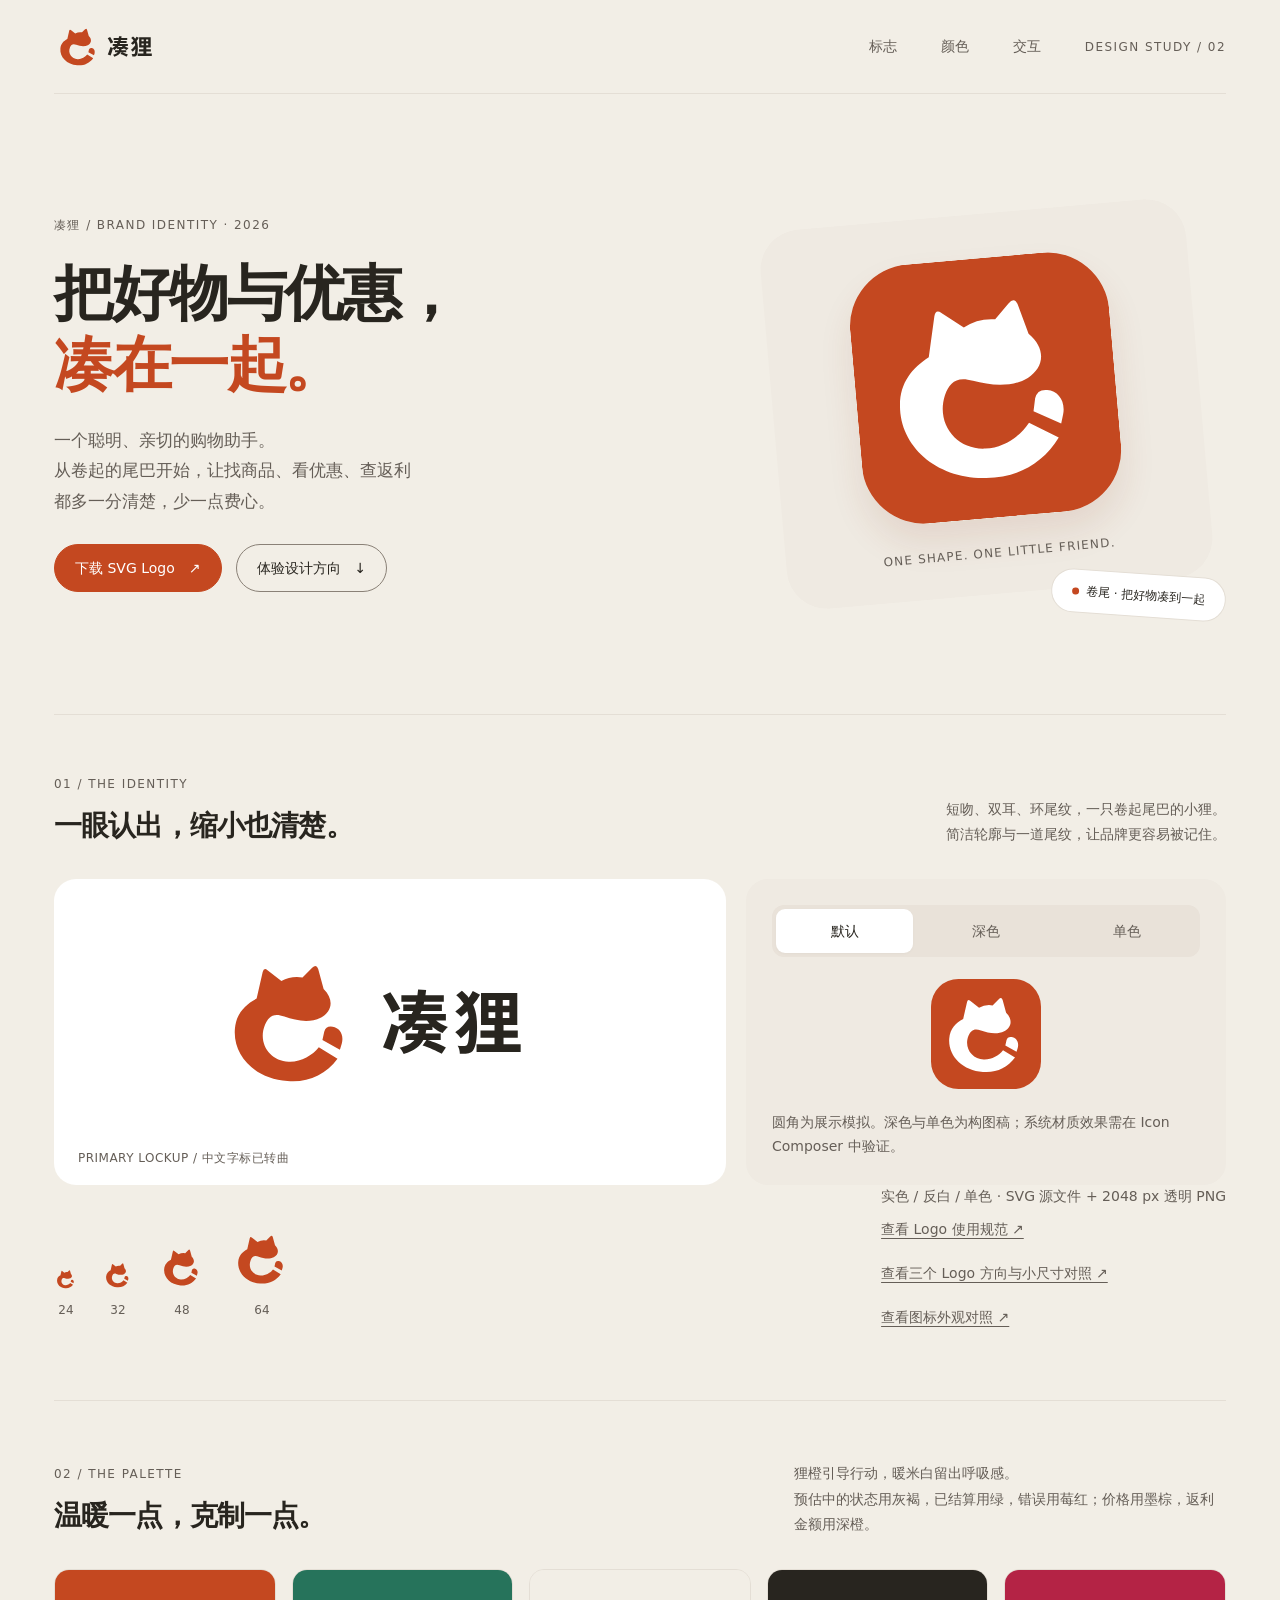
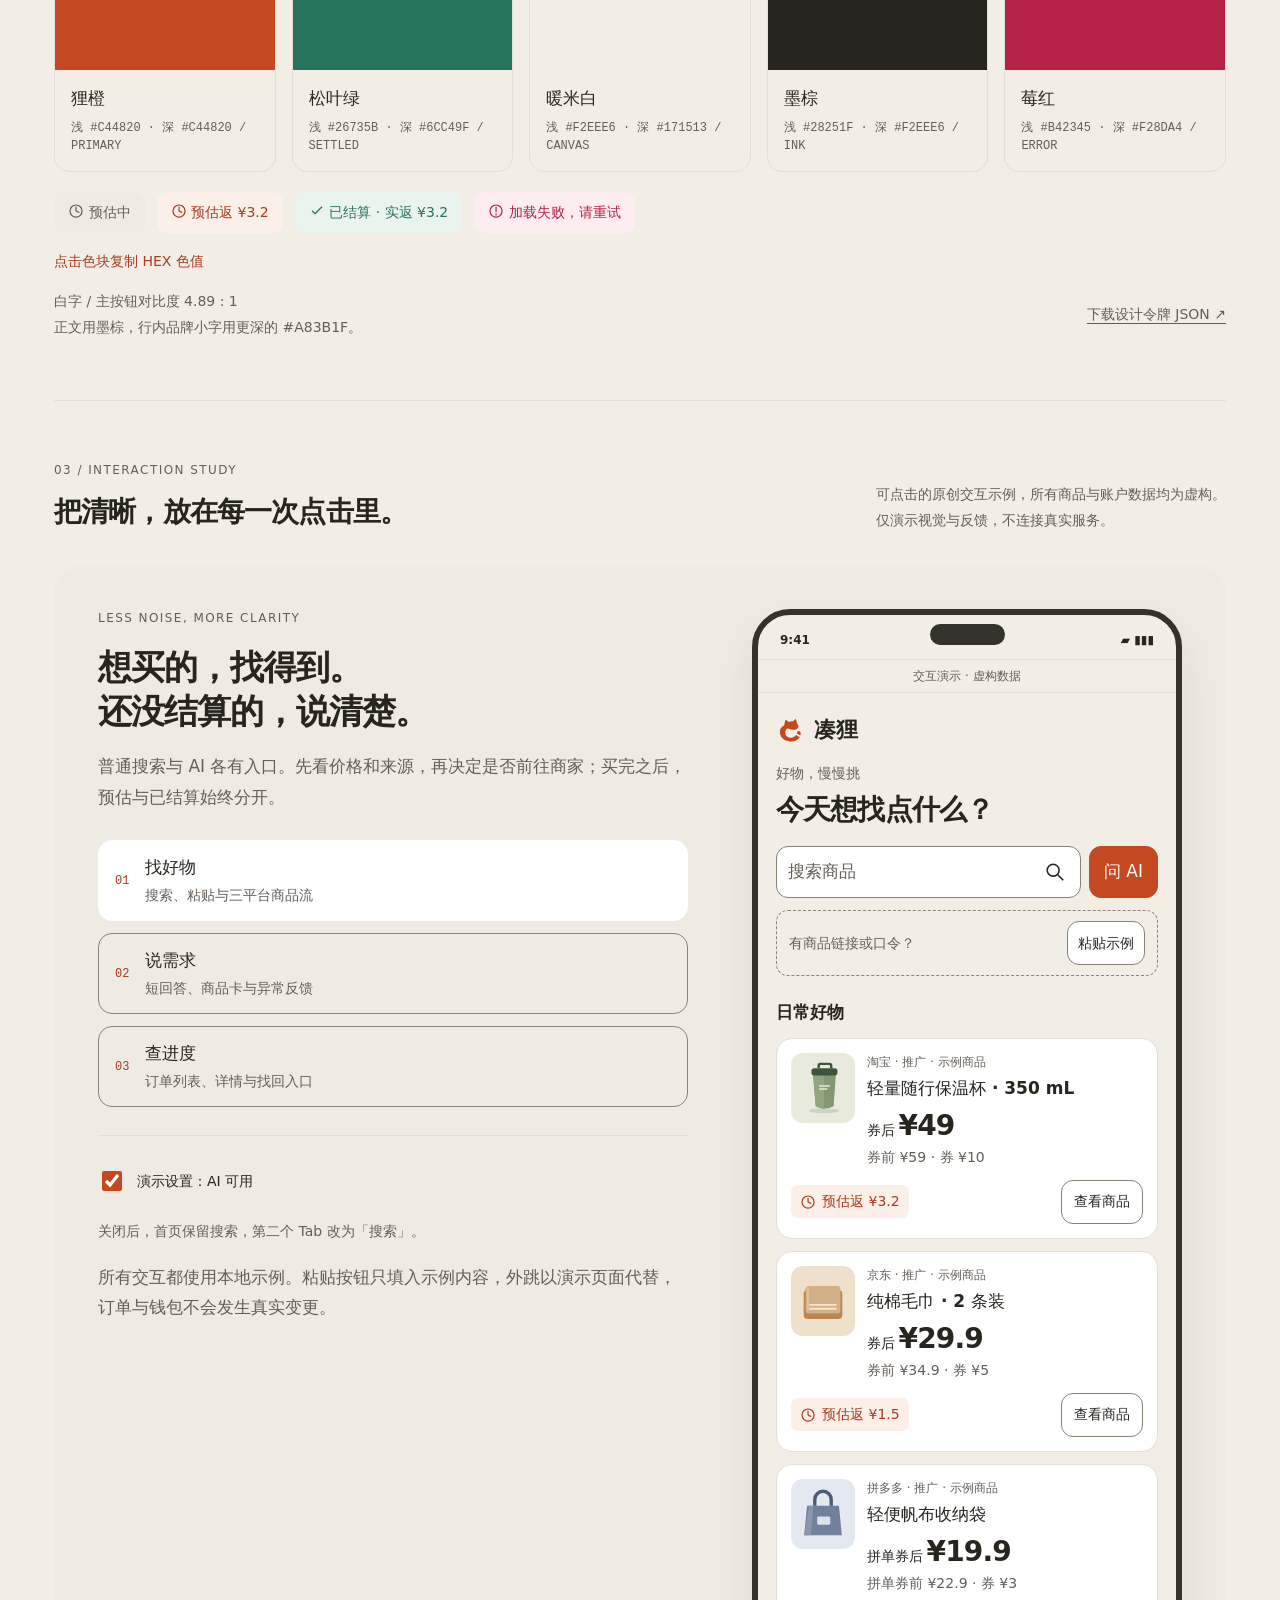
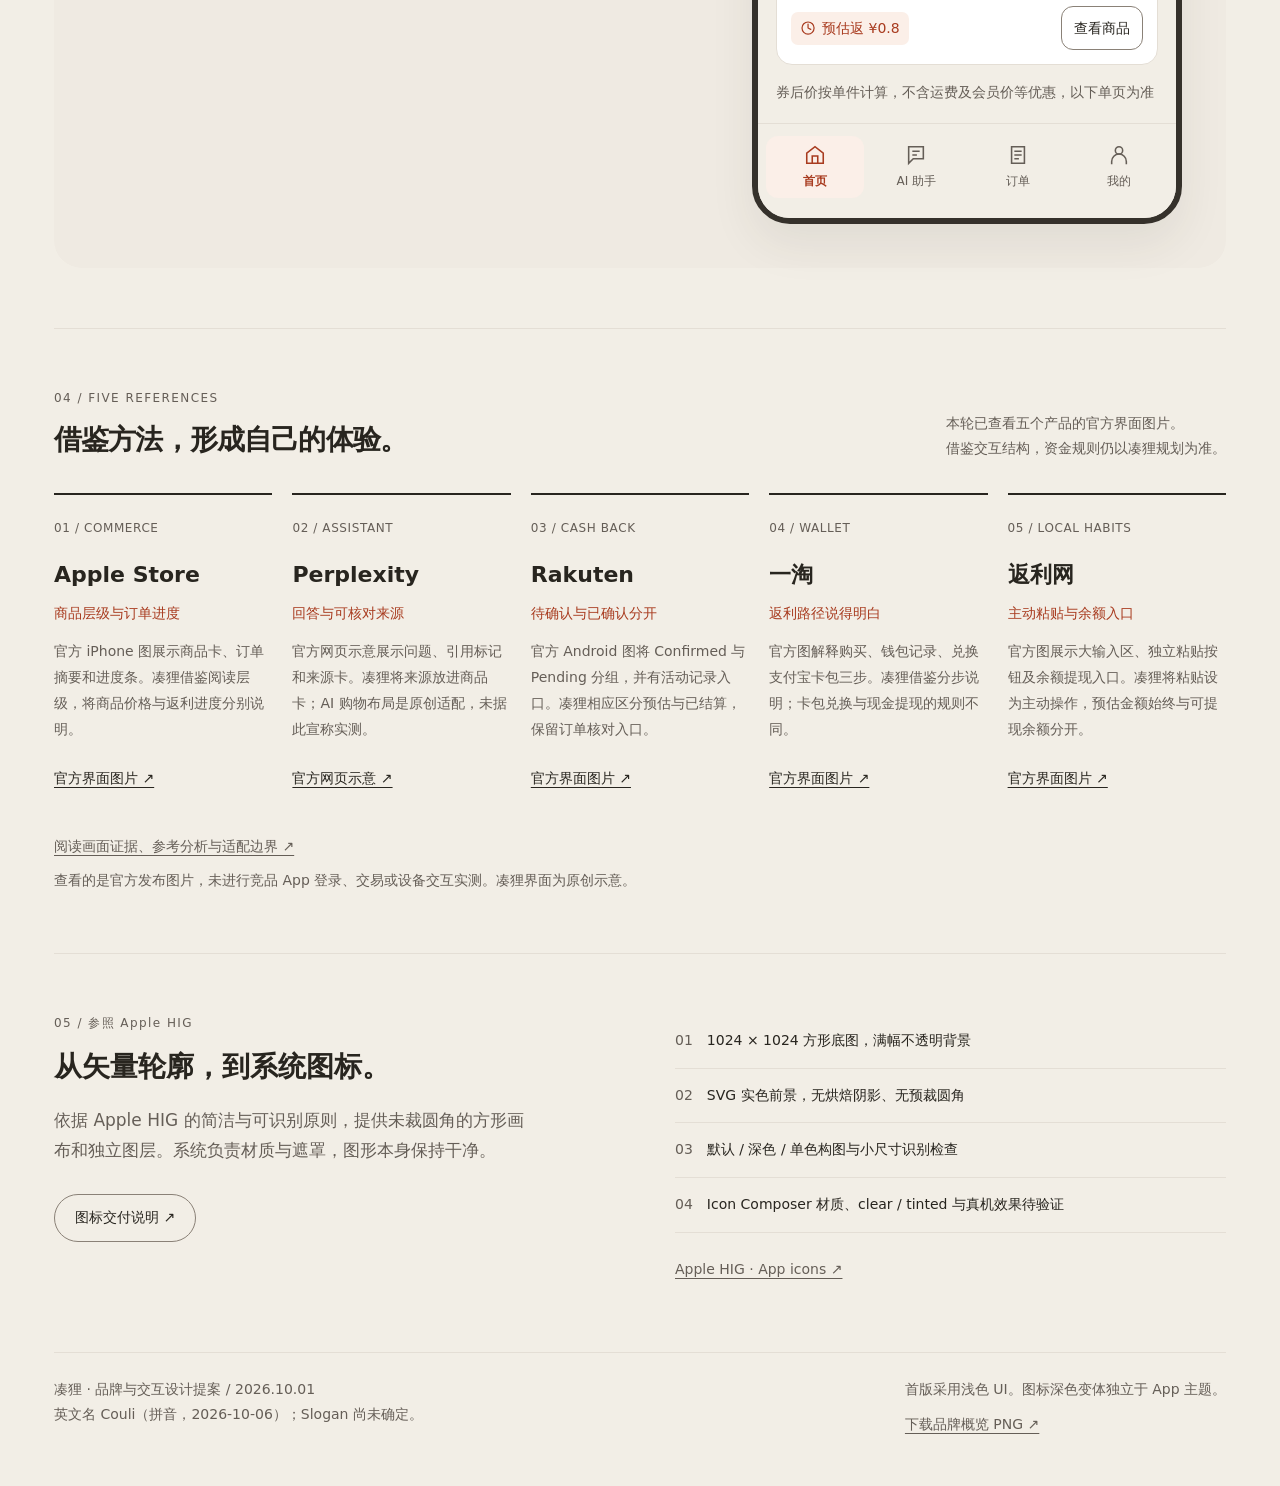
<file: design/brand/index.html>
<!doctype html>
<html lang="zh-CN">
<head>
<meta charset="utf-8"><meta name="viewport" content="width=device-width, initial-scale=1"><meta name="color-scheme" content="light dark"><meta name="theme-color" content="#C44820" data-brand-theme>
<title>凑狸 · 品牌与交互设计</title>
<link rel="icon" type="image/svg+xml" href="../logo/source/logo-mark.svg" data-brand-asset="logoMark">
<link rel="stylesheet" href="../tokens/variables.css" data-brand-token="css">
<link rel="stylesheet" href="preview.css">
</head>
<body>
<div class="wrap">
<header class="nav"><a class="nav-logo-link" href="#" aria-label="凑狸品牌首页"><img class="nav-logo" src="../logo/source/logo-horizontal.svg" data-brand-asset="logoHorizontal" data-brand-asset-dark="logoHorizontalInverse" alt="凑狸"></a><nav class="nav-right" aria-label="品牌文档导航"><a href="#identity">标志</a><a href="#color">颜色</a><a href="#interaction">交互</a><span class="edition">DESIGN STUDY / 02</span></nav></header>
<main>
<section class="hero"><div><div class="eyebrow">凑狸 / BRAND IDENTITY · 2026</div><h1>把好物与优惠，<br><span>凑在一起。</span></h1><p class="lead">一个聪明、亲切的购物助手。<br>从卷起的尾巴开始，让找商品、看优惠、查返利<br>都多一分清楚，少一点费心。</p><div class="actions"><a class="btn primary" href="../logo/source/logo-horizontal.svg" data-brand-asset="logoHorizontal" download>下载 SVG Logo <span>↗</span></a><a class="btn" href="#interaction">体验设计方向 <span>↓</span></a></div></div><div class="hero-art"><div class="icon-plinth"><img class="hero-icon" src="../app-icon/icon-default.svg" data-brand-asset="iconDefault" alt="狸橙底色上的白色卷尾狸图标"><p class="art-caption">ONE SHAPE. ONE LITTLE FRIEND.</p></div><div class="pill-note"><span class="dot"></span>卷尾 · 把好物凑到一起</div></div></section>
<section class="section" id="identity"><div class="section-head"><div><div class="eyebrow">01 / THE IDENTITY</div><h2>一眼认出，缩小也清楚。</h2></div><p>短吻、双耳、环尾纹，一只卷起尾巴的小狸。<br>简洁轮廓与一道尾纹，让品牌更容易被记住。</p></div><div class="identity-grid"><div class="lockup-box"><img src="../logo/source/logo-horizontal.svg" data-brand-asset="logoHorizontal" data-brand-asset-dark="logoHorizontalInverse" alt="凑狸横版 Logo"><span class="asset-label">PRIMARY LOCKUP / 中文字标已转曲</span></div><div class="variants"><div class="seg" aria-label="图标外观"><button type="button" data-icon="default" aria-pressed="true">默认</button><button type="button" data-icon="dark" aria-pressed="false">深色</button><button type="button" data-icon="tinted" aria-pressed="false">单色</button></div><img id="variant-icon" class="variant-icon" src="../app-icon/icon-default.svg" data-brand-asset="iconDefault" alt="默认图标预览"><p class="small-note">圆角为展示模拟。深色与单色为构图稿；系统材质效果需在 Icon Composer 中验证。</p></div></div><div class="identity-bottom"><div class="sizes"><div class="size"><img src="../logo/source/logo-mark.svg" data-brand-asset="logoMark" width="24" height="24" alt="24像素图形">24</div><div class="size"><img src="../logo/source/logo-mark.svg" data-brand-asset="logoMark" width="32" height="32" alt="32像素图形">32</div><div class="size"><img src="../logo/source/logo-mark.svg" data-brand-asset="logoMark" width="48" height="48" alt="48像素图形">48</div><div class="size"><img src="../logo/source/logo-mark.svg" data-brand-asset="logoMark" width="64" height="64" alt="64像素图形">64</div></div><p class="small-note">实色 / 反白 / 单色 · SVG 源文件 + 2048 px 透明 PNG<br><a href="../logo/README.md">查看 Logo 使用规范 ↗</a><br><a href="logo-comparison.png">查看三个 Logo 方向与小尺寸对照 ↗</a><br><a href="icon-appearances.png">查看图标外观对照 ↗</a></p></div></section>
<section class="section" id="color"><div class="section-head"><div><div class="eyebrow">02 / THE PALETTE</div><h2>温暖一点，克制一点。</h2></div><p>狸橙引导行动，暖米白留出呼吸感。<br>预估中的状态用灰褐，已结算用绿，错误用莓红；价格用墨棕，返利金额用深橙。</p></div><div class="palette">
<button type="button" class="swatch" data-brand-swatch="brandPrimary" data-brand-label="PRIMARY" aria-label="复制狸橙色值"><span class="swatch-color"></span><span class="swatch-meta"><b>狸橙</b><span data-brand-hex></span></span></button>
<button type="button" class="swatch" data-brand-swatch="successText" data-brand-label="SETTLED" aria-label="复制松叶绿色值"><span class="swatch-color"></span><span class="swatch-meta"><b>松叶绿</b><span data-brand-hex></span></span></button>
<button type="button" class="swatch" data-brand-swatch="canvas" data-brand-label="CANVAS" aria-label="复制暖米白色值"><span class="swatch-color"></span><span class="swatch-meta"><b>暖米白</b><span data-brand-hex></span></span></button>
<button type="button" class="swatch" data-brand-swatch="textPrimary" data-brand-label="INK" aria-label="复制墨棕色值"><span class="swatch-color"></span><span class="swatch-meta"><b>墨棕</b><span data-brand-hex></span></span></button>
<button type="button" class="swatch" data-brand-swatch="errorText" data-brand-label="ERROR" aria-label="复制莓红色值"><span class="swatch-color"></span><span class="swatch-meta"><b>莓红</b><span data-brand-hex></span></span></button></div><div class="semantics" aria-label="状态用色示例"><span class="pending"><svg class="state-icon" viewBox="0 0 24 24" aria-hidden="true"><circle cx="12" cy="12" r="9"/><path d="M12 6v6l4 2"/></svg> 预估中</span><span class="rebate"><svg class="state-icon" viewBox="0 0 24 24" aria-hidden="true"><circle cx="12" cy="12" r="9"/><path d="M12 6v6l4 2"/></svg> 预估返 ¥3.2</span><span class="settled"><svg class="state-icon" viewBox="0 0 24 24" aria-hidden="true"><path d="m5 12 4 4L19 6"/></svg> 已结算 · 实返 ¥3.2</span><span class="error"><svg class="state-icon" viewBox="0 0 24 24" aria-hidden="true"><circle cx="12" cy="12" r="9"/><path d="M12 6v7m0 3v2"/></svg> 加载失败，请重试</span></div><p id="copy-feedback" class="copy-feedback" role="status">点击色块复制 HEX 色值</p><div class="palette-info"><span>白字 / 主按钮对比度 <span data-brand-contrast></span> : 1<br>正文用墨棕，行内品牌小字用更深的 <span data-brand-value="brandEmphasis"></span>。</span><a href="../tokens/design-tokens.json" data-brand-token="source" download>下载设计令牌 JSON ↗</a></div></section>
<section class="section" id="interaction">
<div class="section-head"><div><div class="eyebrow">03 / INTERACTION STUDY</div><h2>把清晰，放在每一次点击里。</h2></div><p>可点击的原创交互示例，所有商品与账户数据均为虚构。<br>仅演示视觉与反馈，不连接真实服务。</p></div>
<div class="ux-stage"><div class="ux-text"><div class="eyebrow">LESS NOISE, MORE CLARITY</div><h3>想买的，找得到。<br>还没结算的，说清楚。</h3><p>普通搜索与 AI 各有入口。先看价格和来源，再决定是否前往商家；买完之后，预估与已结算始终分开。</p>
<div class="flow"><button type="button" data-screen="home" aria-pressed="true"><span class="num">01</span><span><b>找好物</b><small>搜索、粘贴与三平台商品流</small></span></button><button type="button" data-screen="ai" aria-pressed="false"><span class="num">02</span><span><b>说需求</b><small>短回答、商品卡与异常反馈</small></span></button><button type="button" data-screen="orders" aria-pressed="false"><span class="num">03</span><span><b>查进度</b><small>订单列表、详情与找回入口</small></span></button></div>
<div class="demo-settings"><label><input type="checkbox" id="ai-available" checked>演示设置：AI 可用</label><p id="availability-note">关闭后，首页保留搜索，第二个 Tab 改为「搜索」。</p></div><p class="small-note">所有交互都使用本地示例。粘贴按钮只填入示例内容，外跳以演示页面代替，订单与钱包不会发生真实变更。</p></div>
<div class="phone" aria-label="凑狸 App 交互方向示例"><div class="status" aria-hidden="true"><span>9:41</span><span class="camera"></span><span>▰ ▮▮▮</span></div><div class="demo-ribbon">交互演示 · 虚构数据</div><div class="phone-body" id="app-view"></div>
<nav class="tabbar" aria-label="示例 App 导航"><button type="button" data-screen="home" aria-pressed="true"><svg viewBox="0 0 24 24" aria-hidden="true"><path d="m3 10 9-7 9 7v11H3Z M9 21v-8h6v8"/></svg><span>首页</span></button><button type="button" data-screen="ai" id="assistant-tab" aria-pressed="false"><svg viewBox="0 0 24 24" aria-hidden="true"><path d="M4 3h16v13H9l-5 5Z M8 8h8M8 12h5"/></svg><span>AI 助手</span></button><button type="button" data-screen="orders" aria-pressed="false"><svg viewBox="0 0 24 24" aria-hidden="true"><path d="M5 3h14v18H5Z M8 8h8M8 12h8M8 16h5"/></svg><span>订单</span></button><button type="button" data-screen="me" aria-pressed="false"><svg viewBox="0 0 24 24" aria-hidden="true"><circle cx="12" cy="7" r="4"/><path d="M4 22v-3a8 8 0 0 1 16 0v3"/></svg><span>我的</span></button></nav></div></div></section>
<section class="section" id="references"><div class="section-head"><div><div class="eyebrow">04 / FIVE REFERENCES</div><h2>借鉴方法，形成自己的体验。</h2></div><p>本轮已查看五个产品的官方界面图片。<br>借鉴交互结构，资金规则仍以凑狸规划为准。</p></div><div class="references">
<article class="ref"><span class="ref-id">01 / COMMERCE</span><h3>Apple Store</h3><b>商品层级与订单进度</b><p>官方 iPhone 图展示商品卡、订单摘要和进度条。凑狸借鉴阅读层级，将商品价格与返利进度分别说明。</p><a href="https://apps.apple.com/cn/app/apple-store/id375380948" target="_blank" rel="noreferrer">官方界面图片 ↗</a></article>
<article class="ref"><span class="ref-id">02 / ASSISTANT</span><h3>Perplexity</h3><b>回答与可核对来源</b><p>官方网页示意展示问题、引用标记和来源卡。凑狸将来源放进商品卡；AI 购物布局是原创适配，未据此宣称实测。</p><a href="https://www.perplexity.ai/hub/products/search" target="_blank" rel="noreferrer">官方网页示意 ↗</a></article>
<article class="ref"><span class="ref-id">03 / CASH BACK</span><h3>Rakuten</h3><b>待确认与已确认分开</b><p>官方 Android 图将 Confirmed 与 Pending 分组，并有活动记录入口。凑狸相应区分预估与已结算，保留订单核对入口。</p><a href="https://play.google.com/store/apps/details?hl=en&amp;id=com.ebates" target="_blank" rel="noreferrer">官方界面图片 ↗</a></article>
<article class="ref"><span class="ref-id">04 / WALLET</span><h3>一淘</h3><b>返利路径说得明白</b><p>官方图解释购买、钱包记录、兑换支付宝卡包三步。凑狸借鉴分步说明；卡包兑换与现金提现的规则不同。</p><a href="https://apps.apple.com/cn/app/id451400917" target="_blank" rel="noreferrer">官方界面图片 ↗</a></article>
<article class="ref"><span class="ref-id">05 / LOCAL HABITS</span><h3>返利网</h3><b>主动粘贴与余额入口</b><p>官方图展示大输入区、独立粘贴按钮及余额提现入口。凑狸将粘贴设为主动操作，预估金额始终与可提现余额分开。</p><a href="https://apps.apple.com/cn/app/id591584458" target="_blank" rel="noreferrer">官方界面图片 ↗</a></article>
</div><p class="small-note" style="margin-top:24px"><a href="../references/README.md">阅读画面证据、参考分析与适配边界 ↗</a><br>查看的是官方发布图片，未进行竞品 App 登录、交易或设备交互实测。凑狸界面为原创示意。</p></section>
<section class="section apple"><div><div class="eyebrow">05 / 参照 Apple HIG</div><h3>从矢量轮廓，到系统图标。</h3><p class="lead" >依据 Apple HIG 的简洁与可识别原则，提供未裁圆角的方形画布和独立图层。系统负责材质与遮罩，图形本身保持干净。</p><div class="actions"><a class="btn" href="../app-icon/README.md">图标交付说明 ↗</a></div></div><div><div class="check-row"><span>01</span>1024 × 1024 方形底图，满幅不透明背景</div><div class="check-row"><span>02</span>SVG 实色前景，无烘焙阴影、无预裁圆角</div><div class="check-row"><span>03</span>默认 / 深色 / 单色构图与小尺寸识别检查</div><div class="check-row"><span>04</span>Icon Composer 材质、clear / tinted 与真机效果待验证</div><p class="small-note" style="margin-top:15px"><a href="https://developer.apple.com/design/human-interface-guidelines/app-icons" target="_blank" rel="noreferrer">Apple HIG · App icons ↗</a></p></div></section>
</main><footer class="footer"><span>凑狸 · 品牌与交互设计提案 / 2026.10.01<br>英文名 Couli（拼音，2026-10-06）；Slogan 尚未确定。</span><span>首版采用浅色 UI。图标深色变体独立于 App 主题。<br><a href="brand-overview.png" download>下载品牌概览 PNG ↗</a></span></footer></div>
<dialog id="info-dialog" aria-labelledby="info-title"><h3 id="info-title"></h3><p id="info-message"></p><form method="dialog"><button class="btn primary">知道了</button></form></dialog>
<script src="brand-config.js"></script>
<script src="apply-brand.js"></script>
<script src="preview.js"></script>
</body>
</html>
</file>
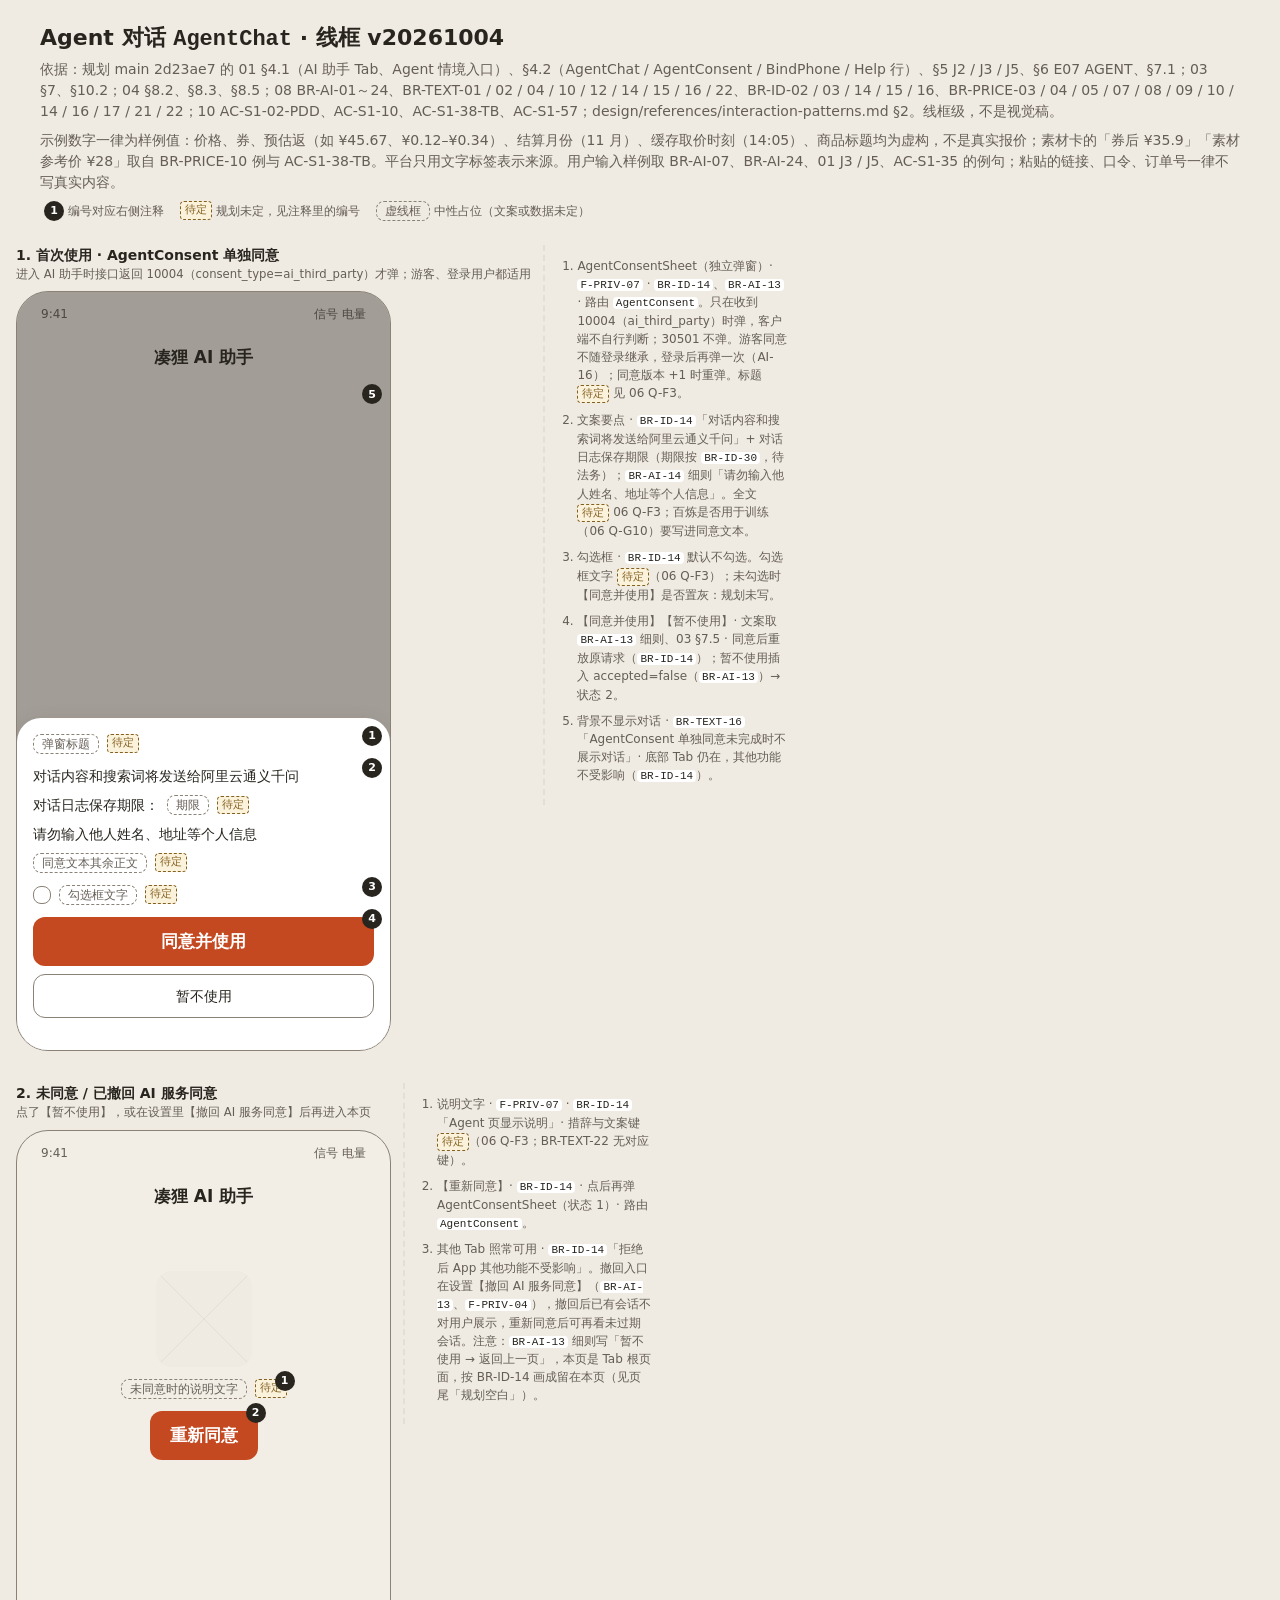
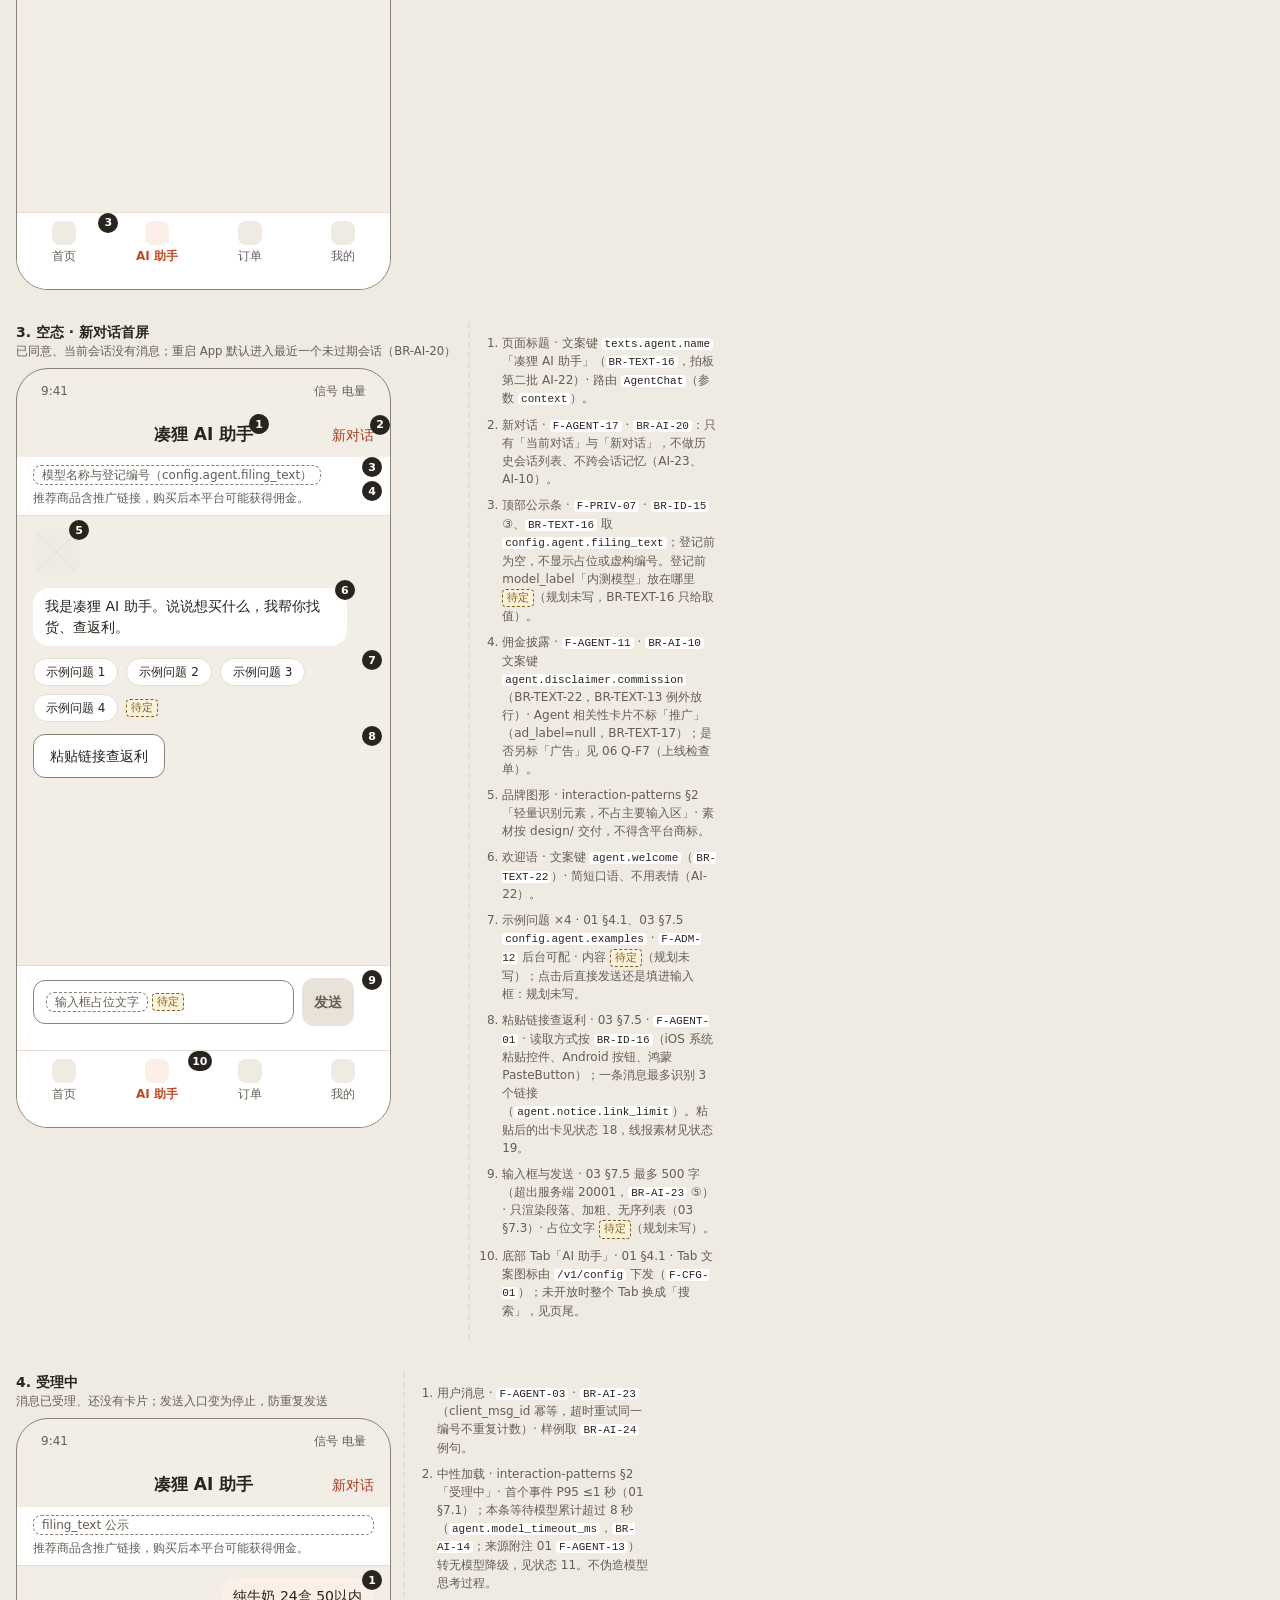
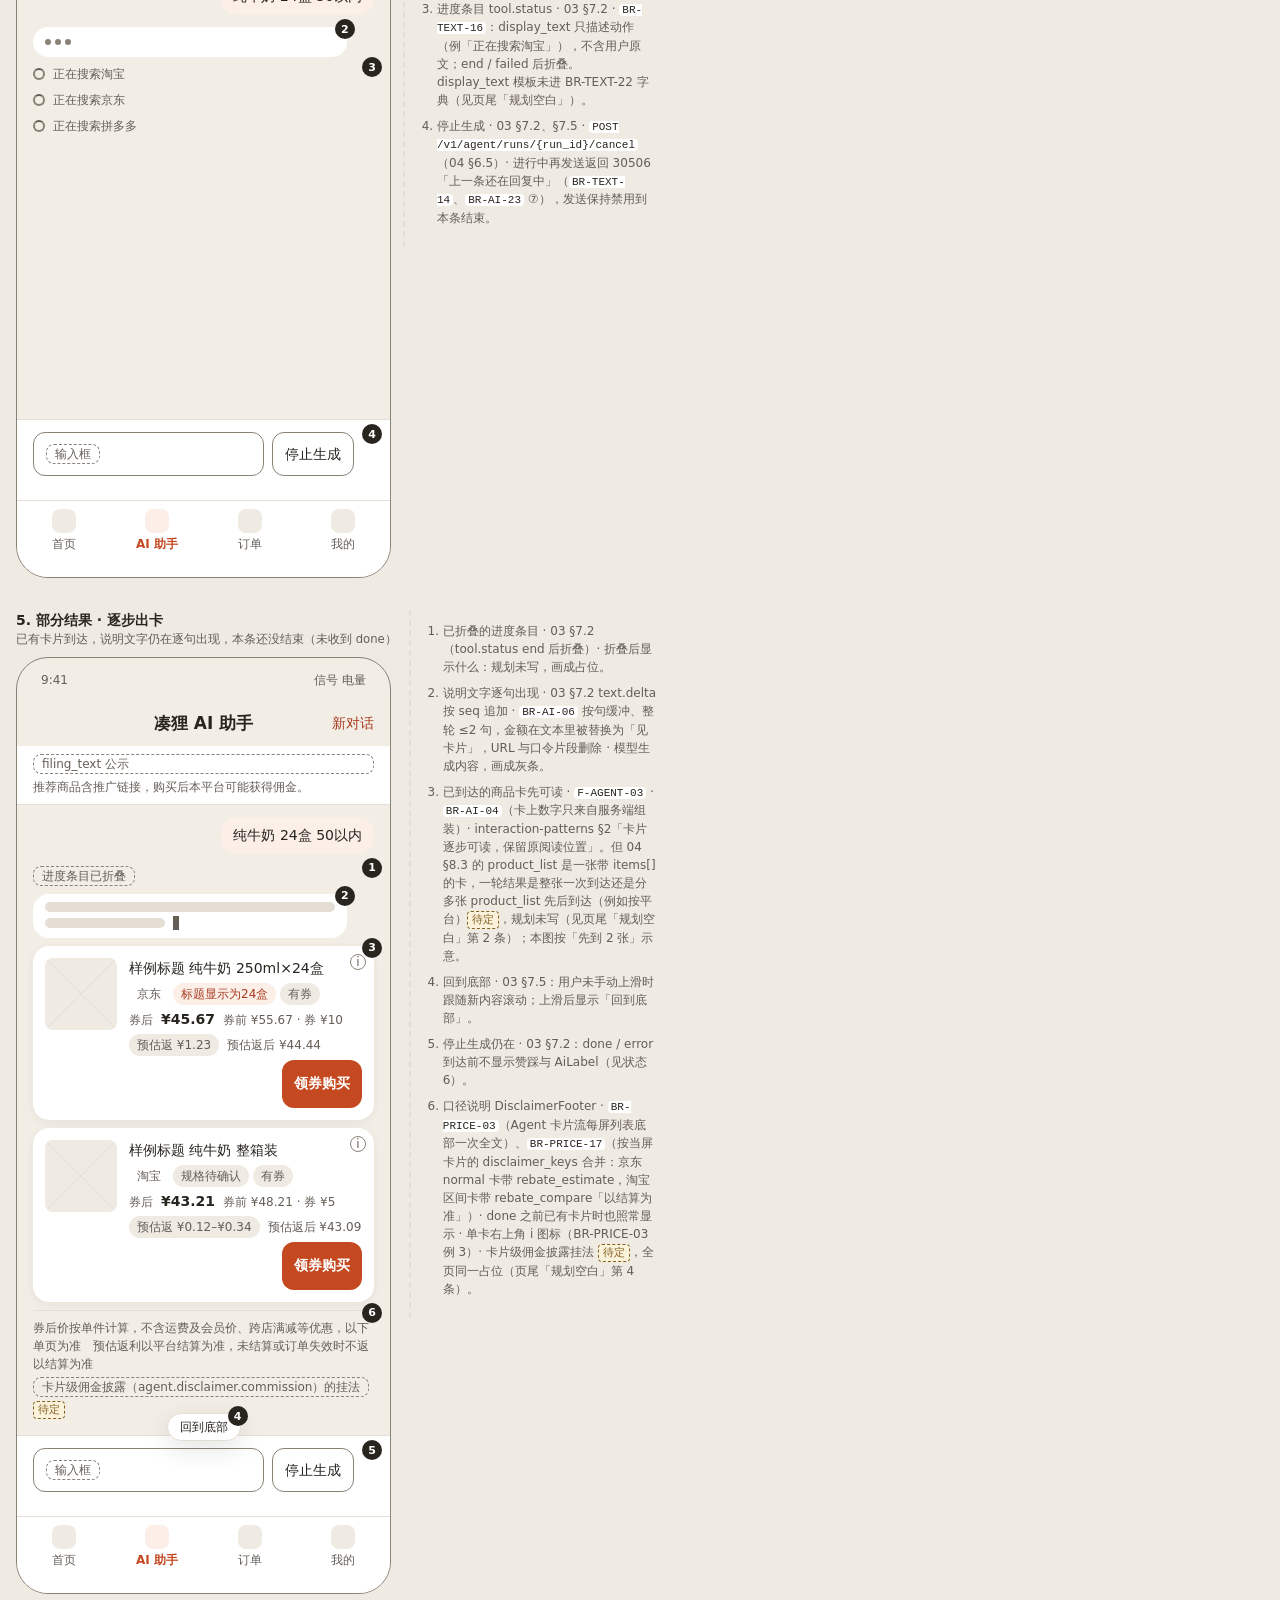
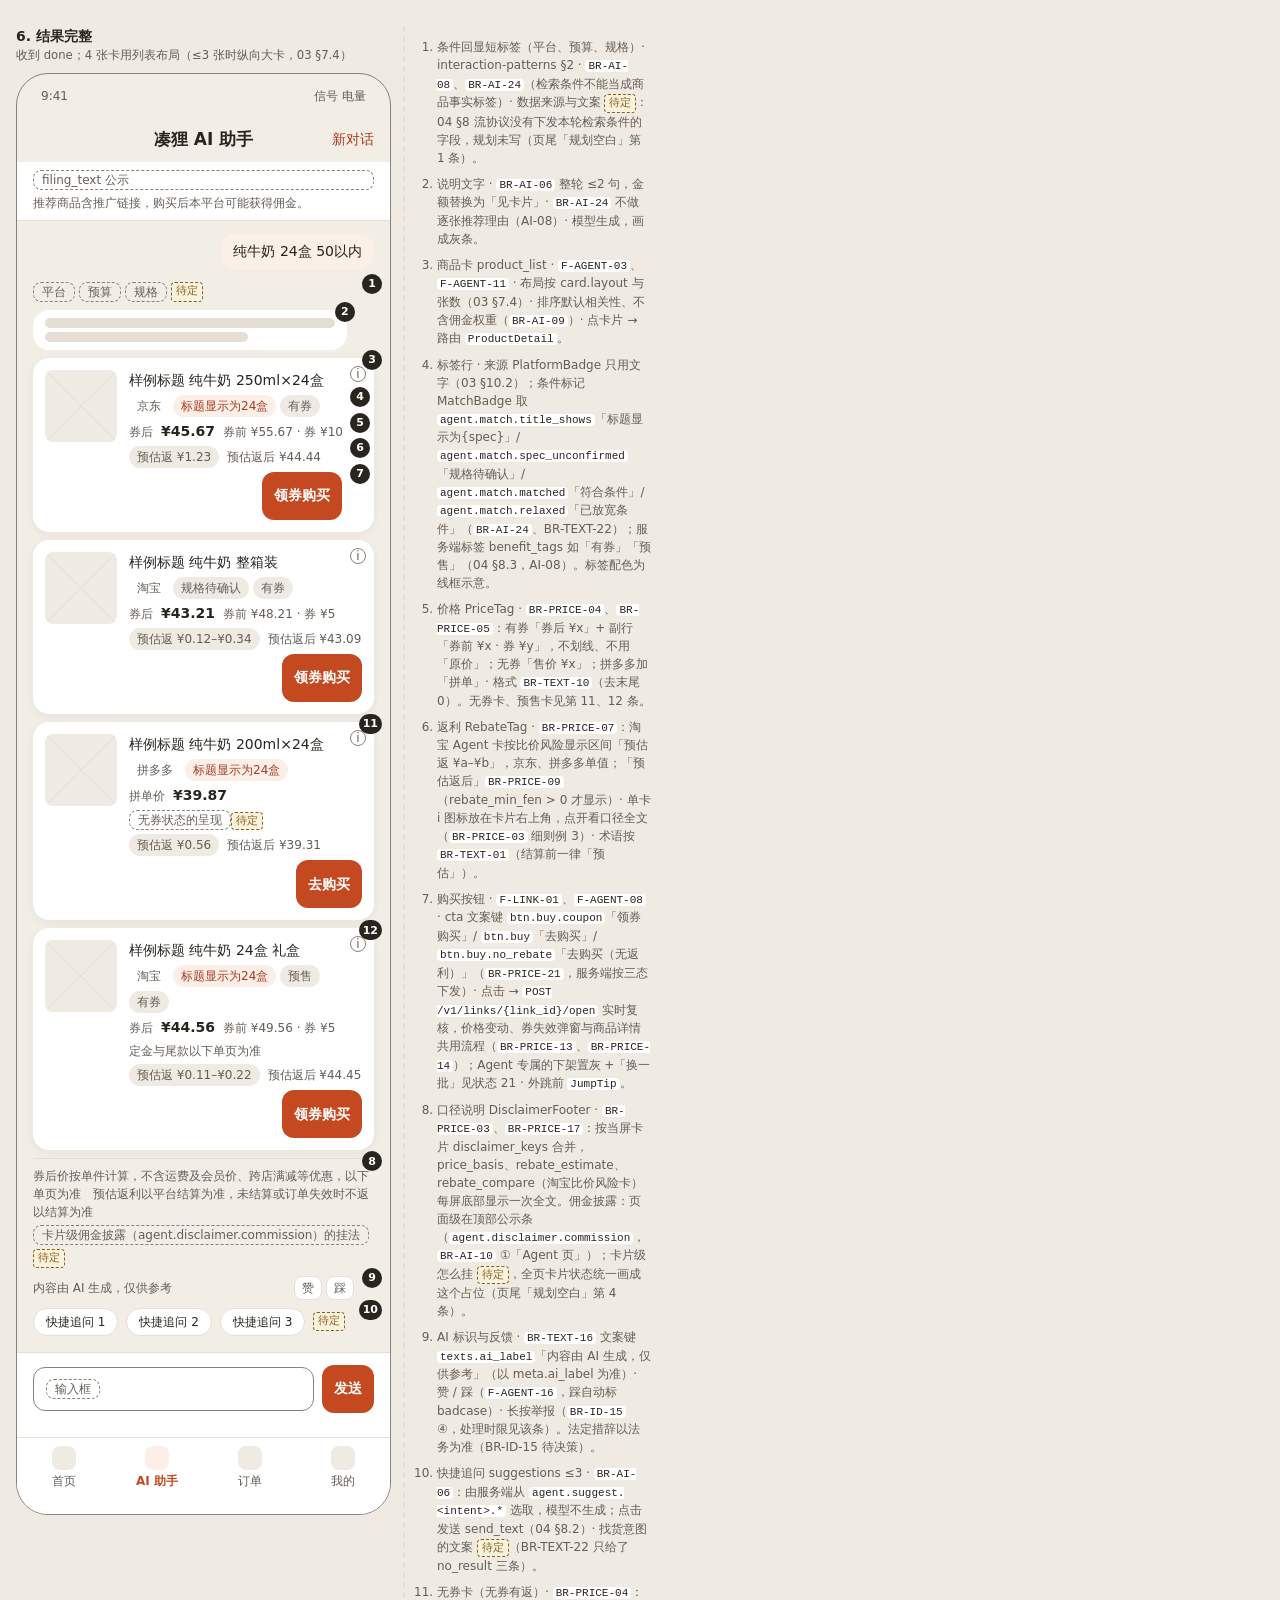
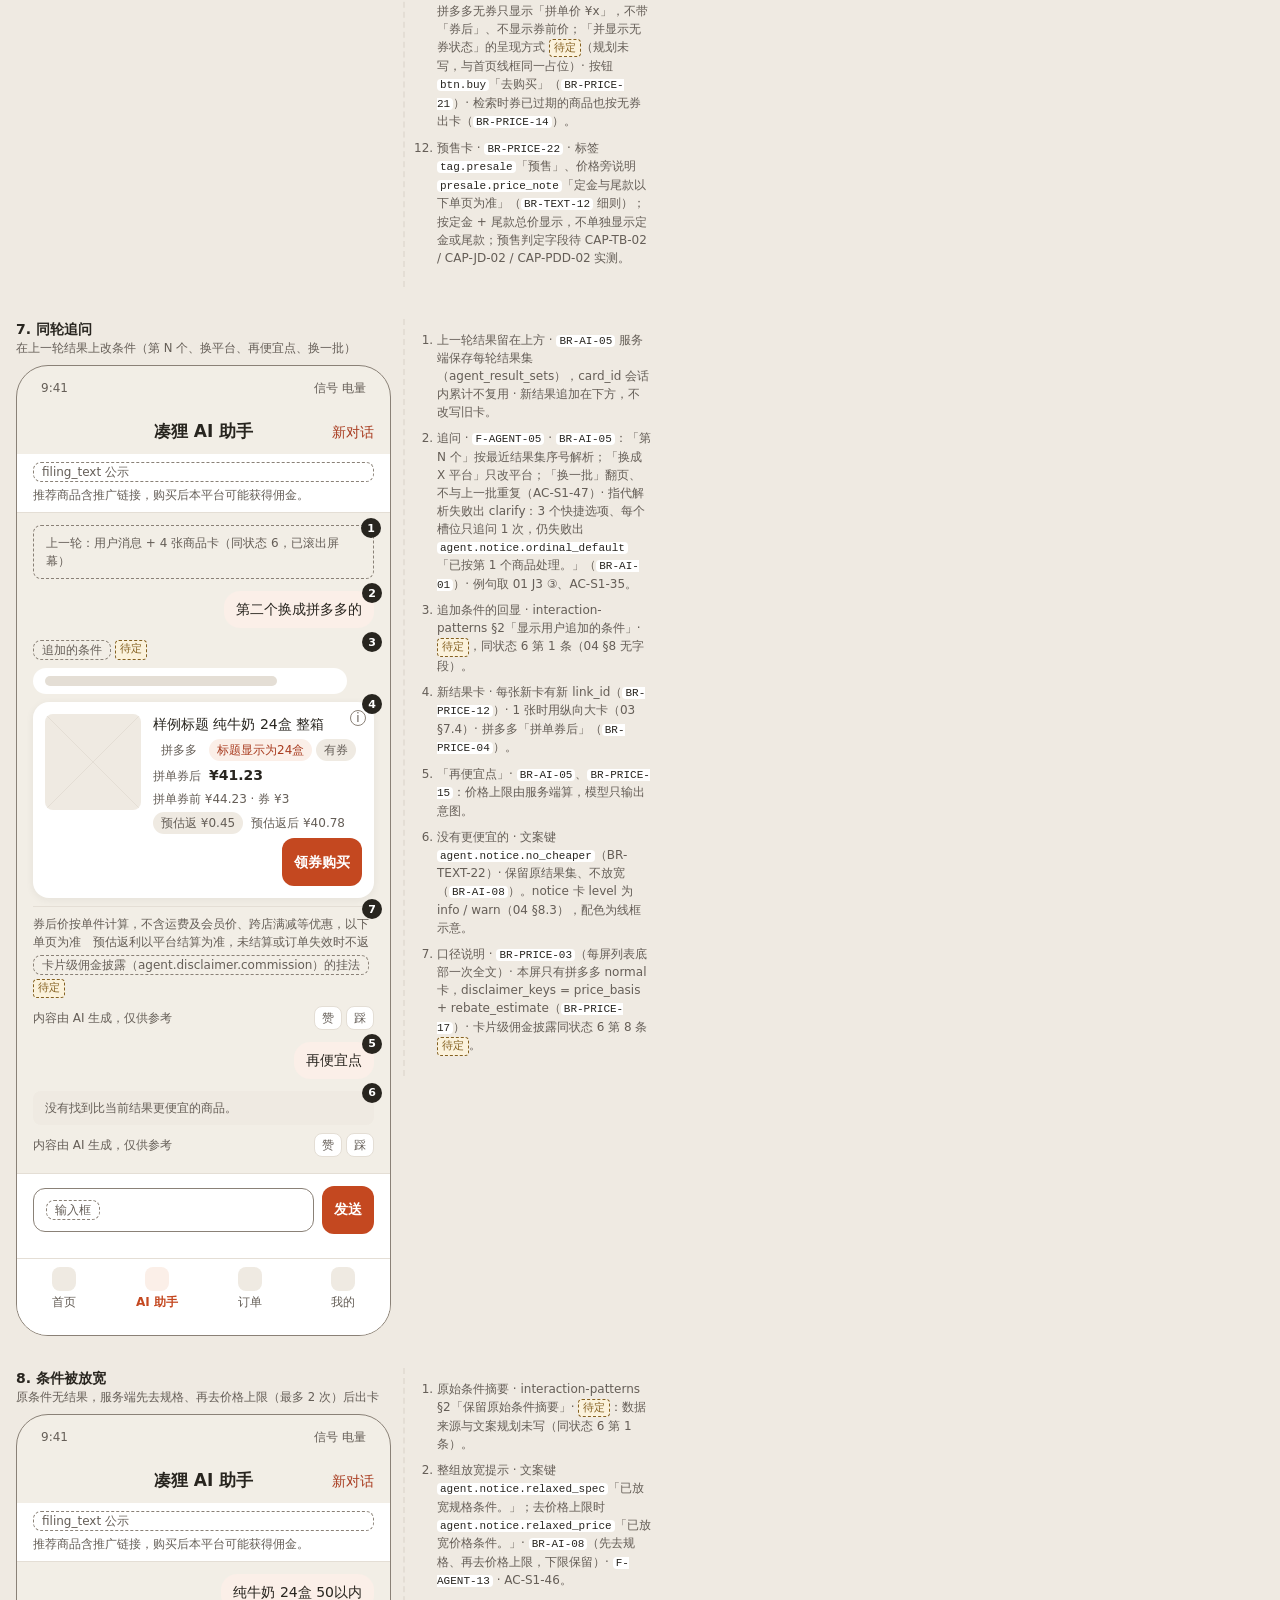
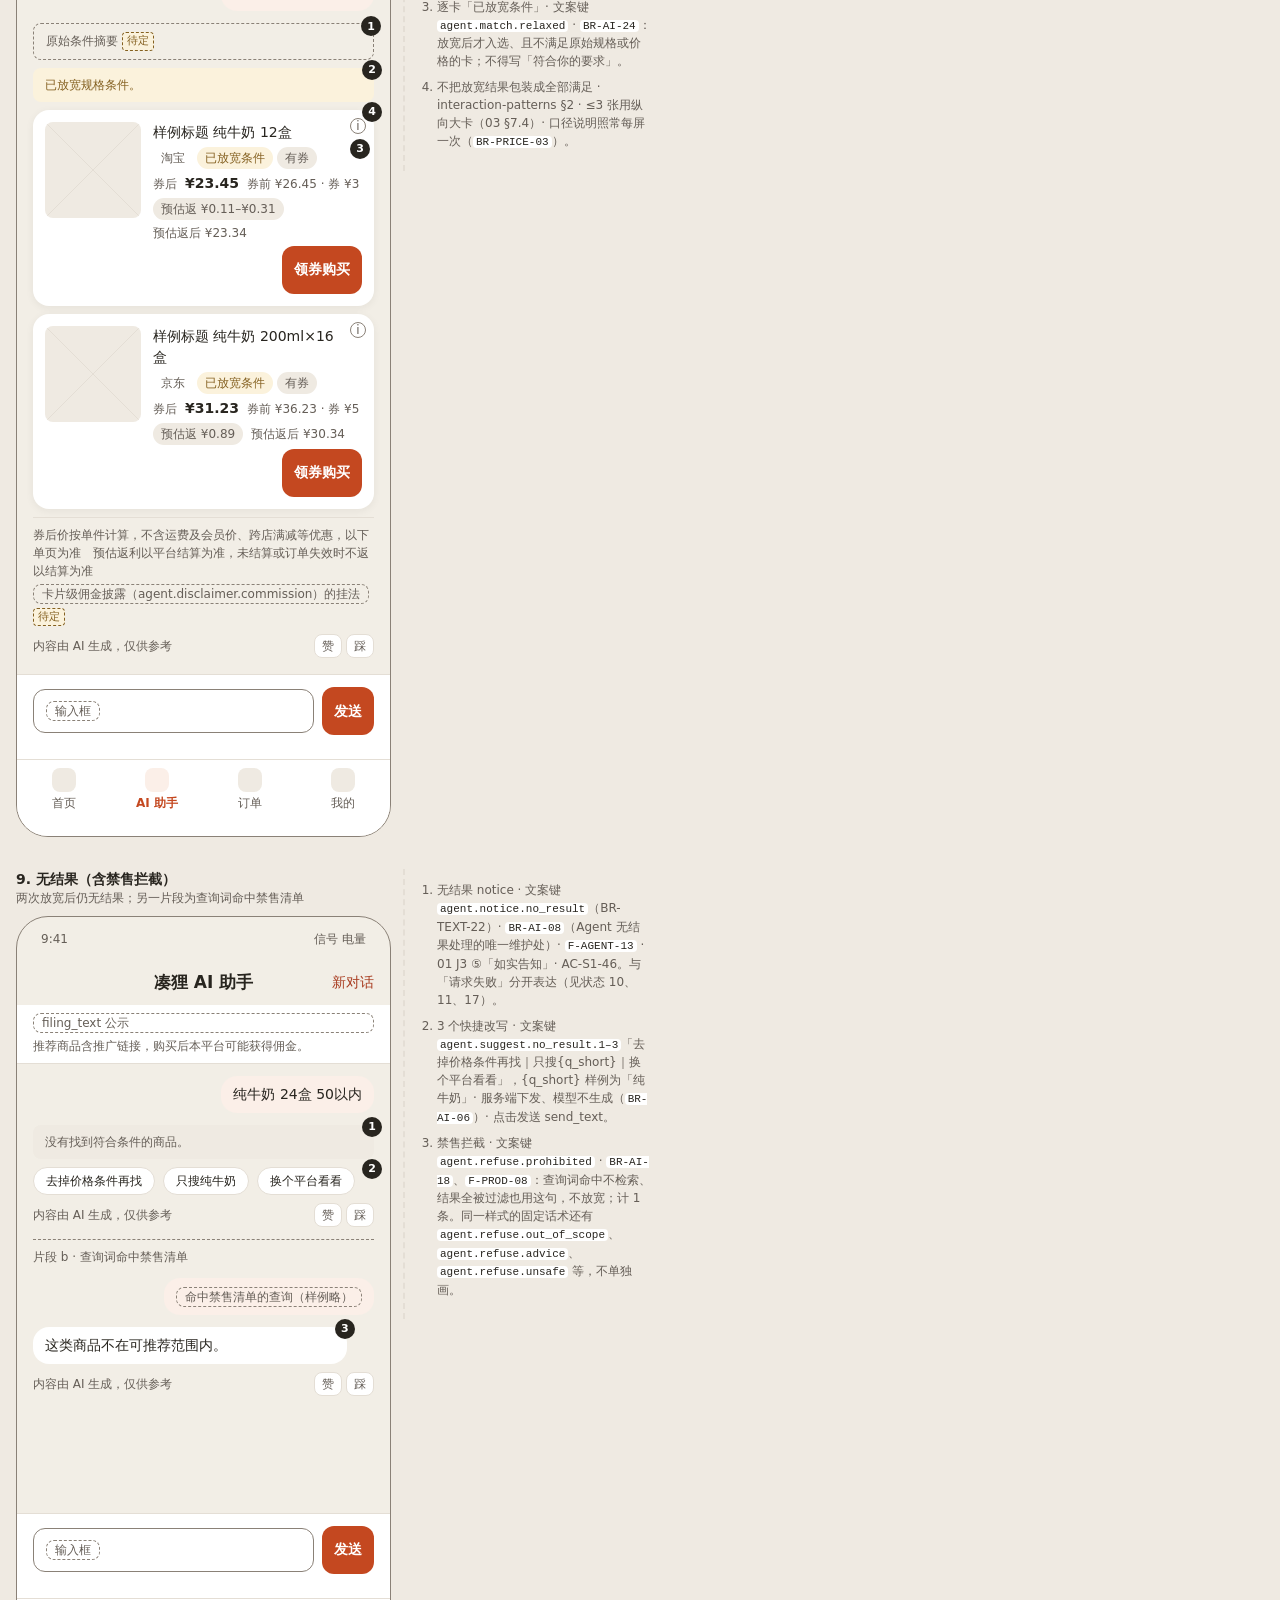
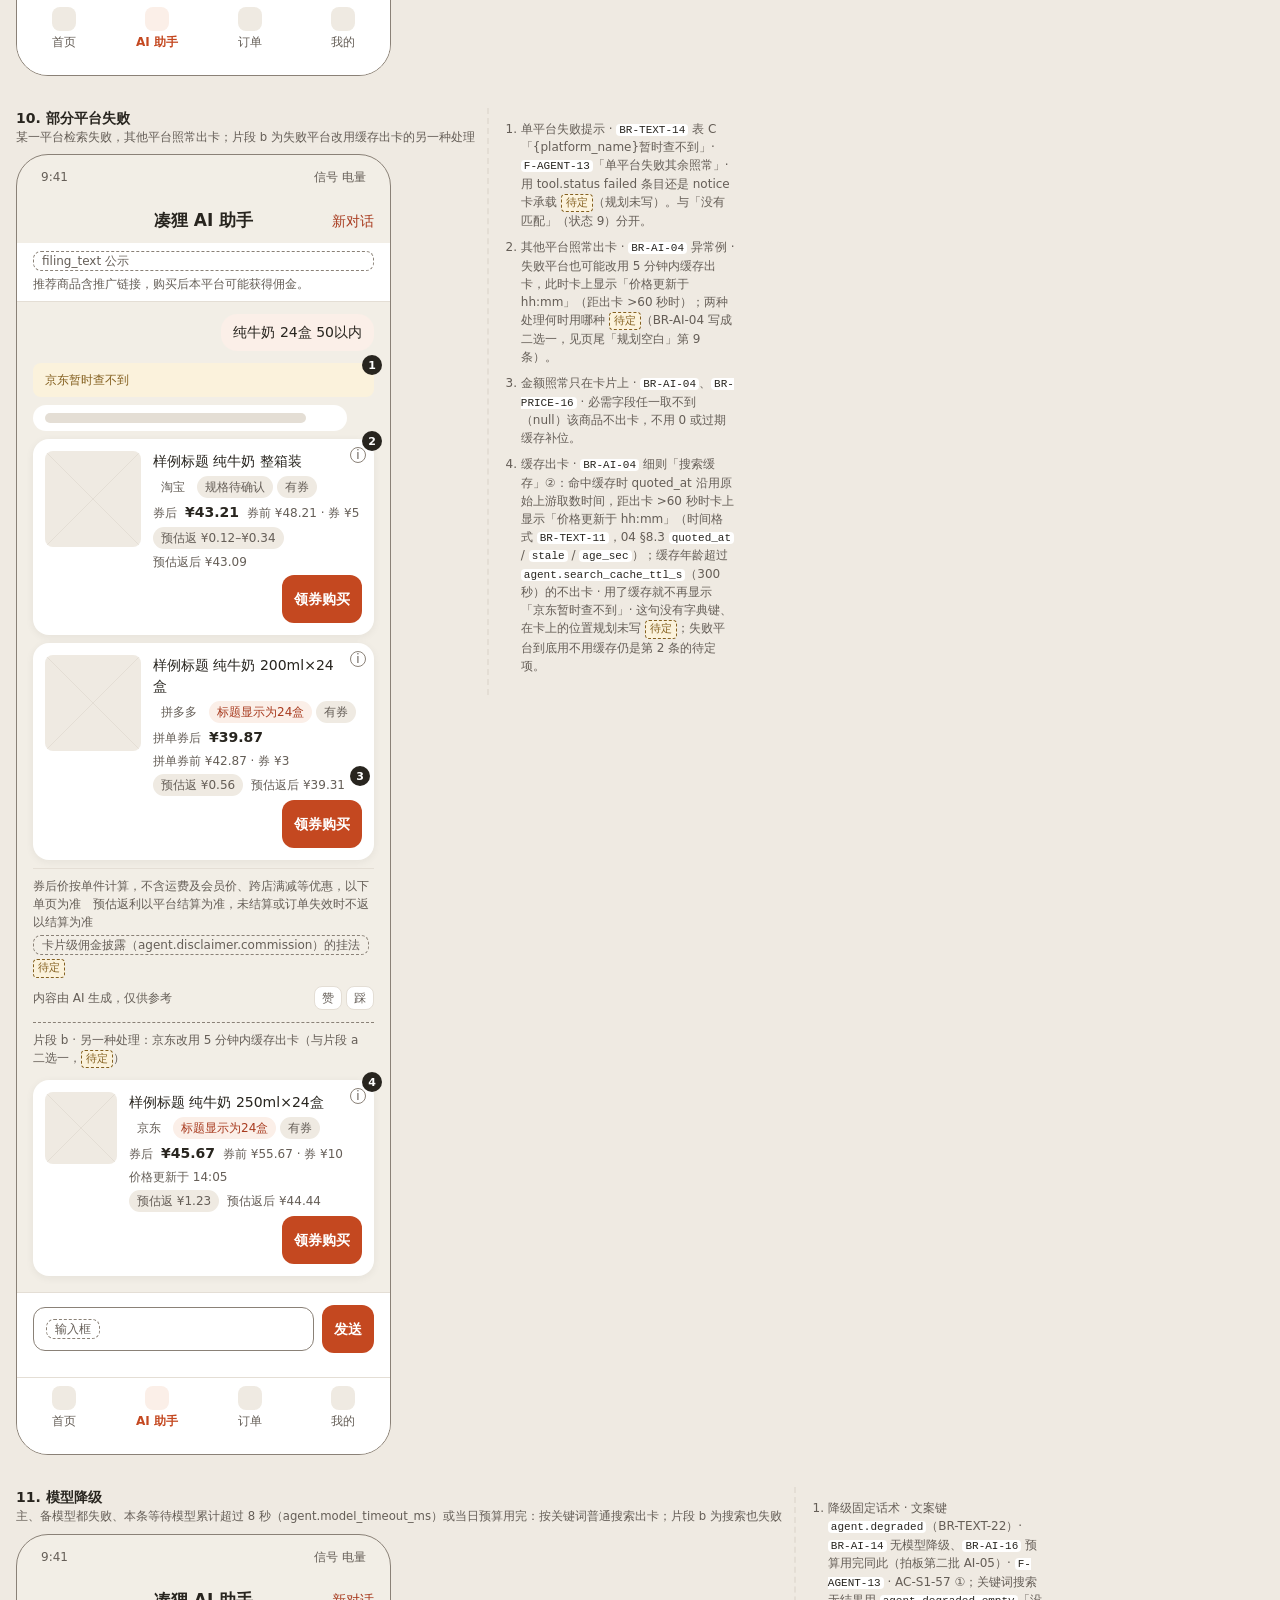
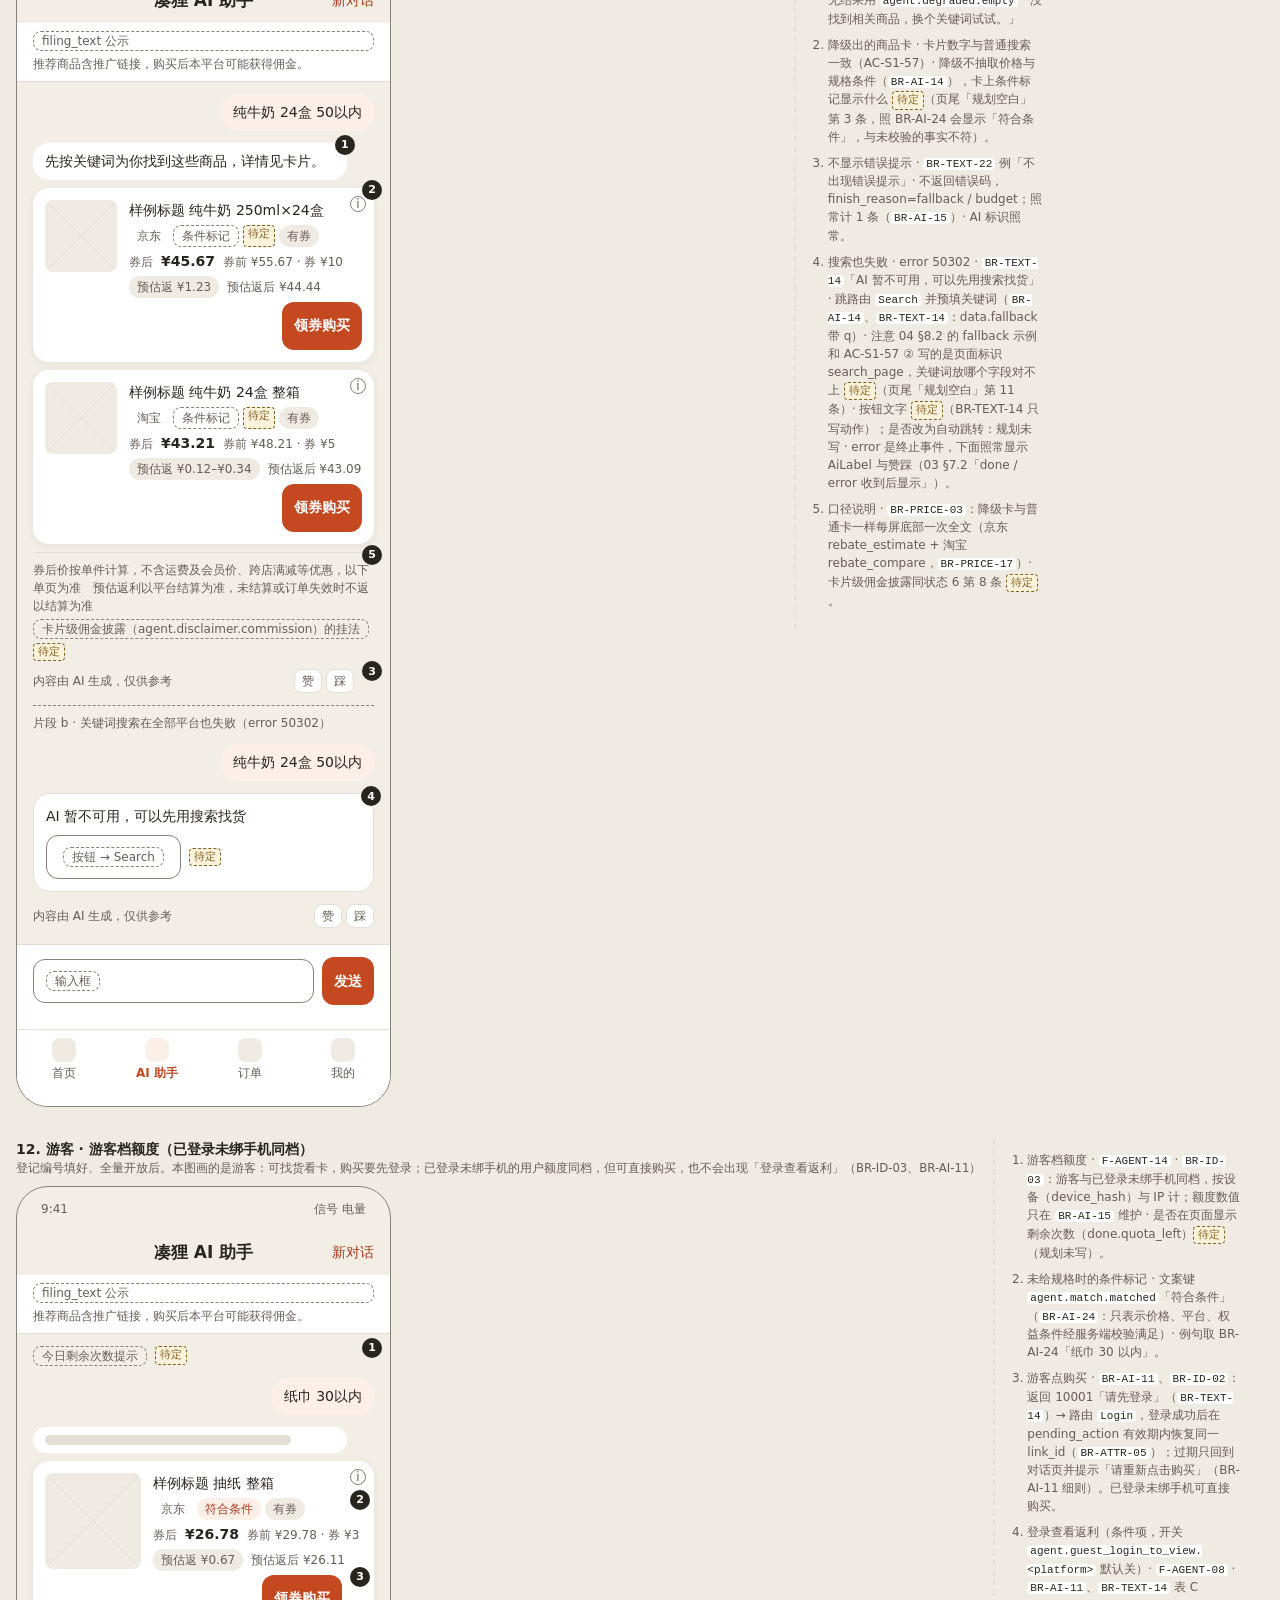
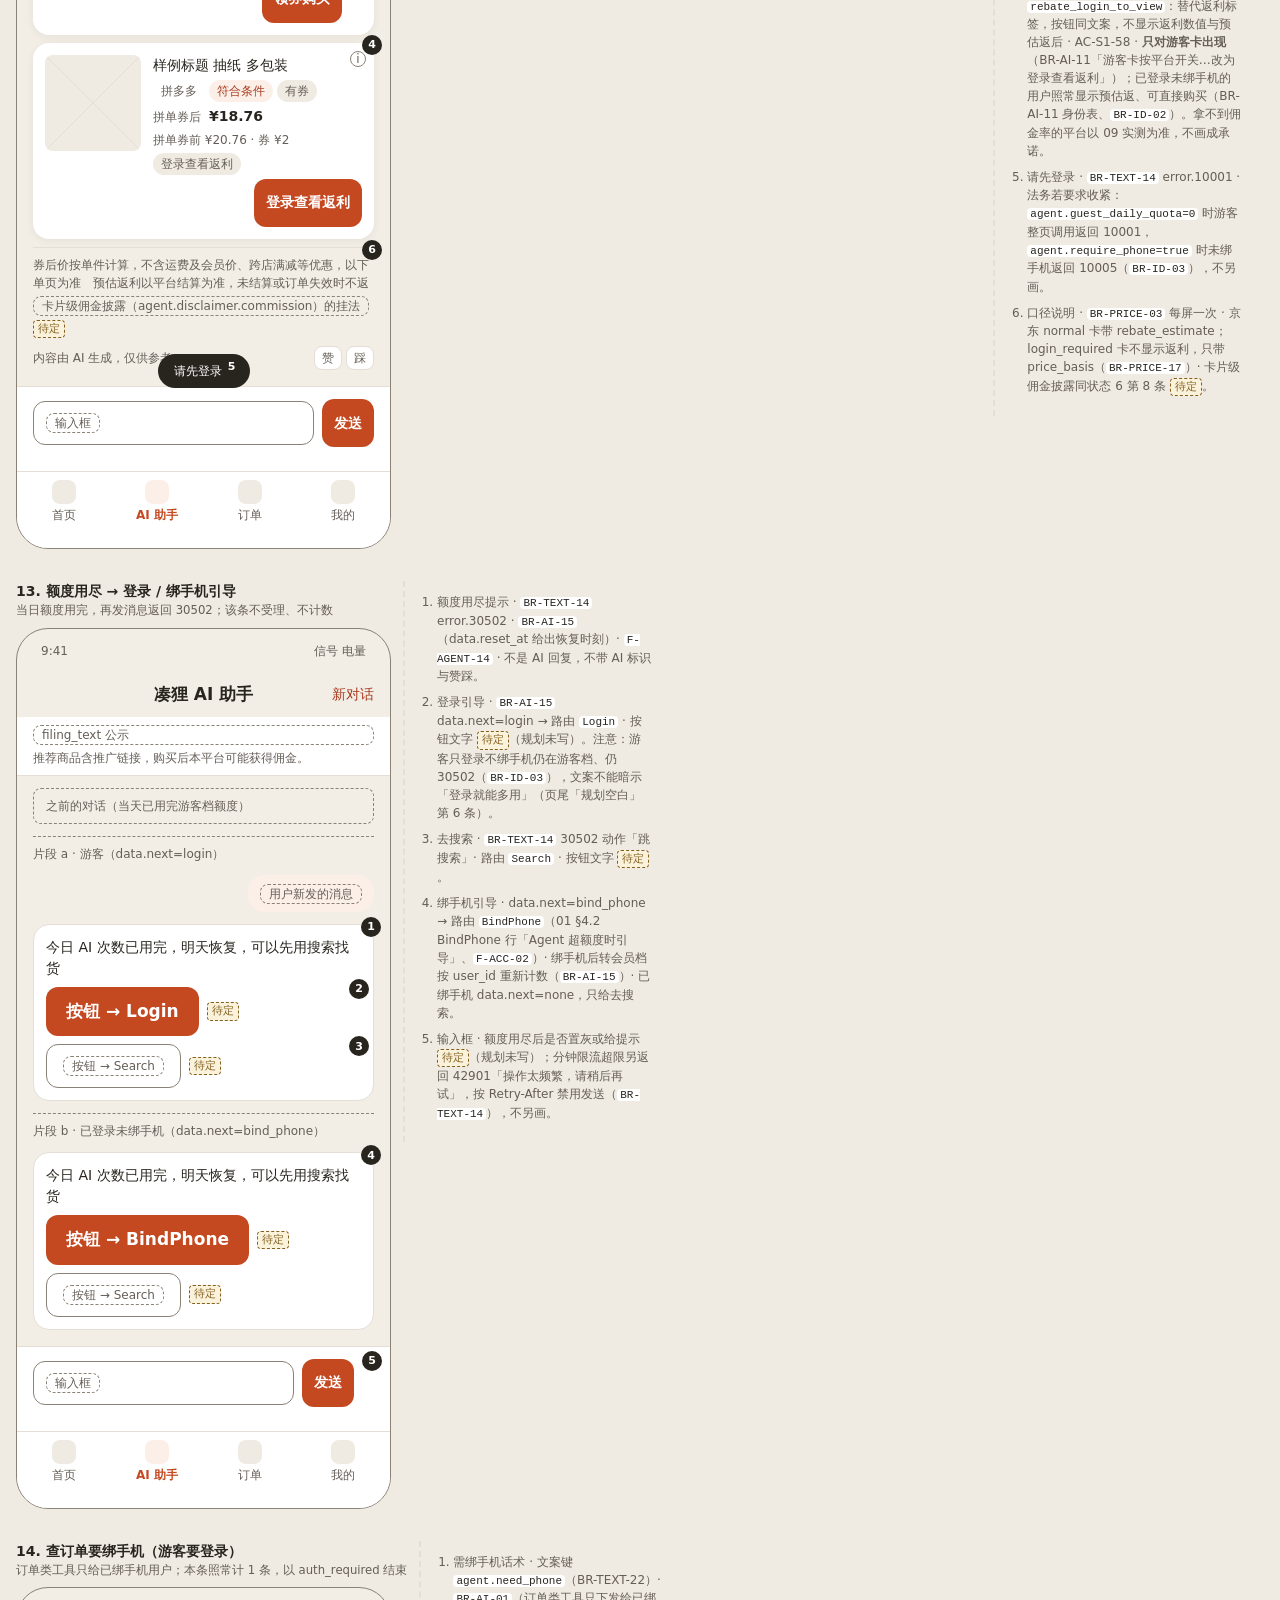
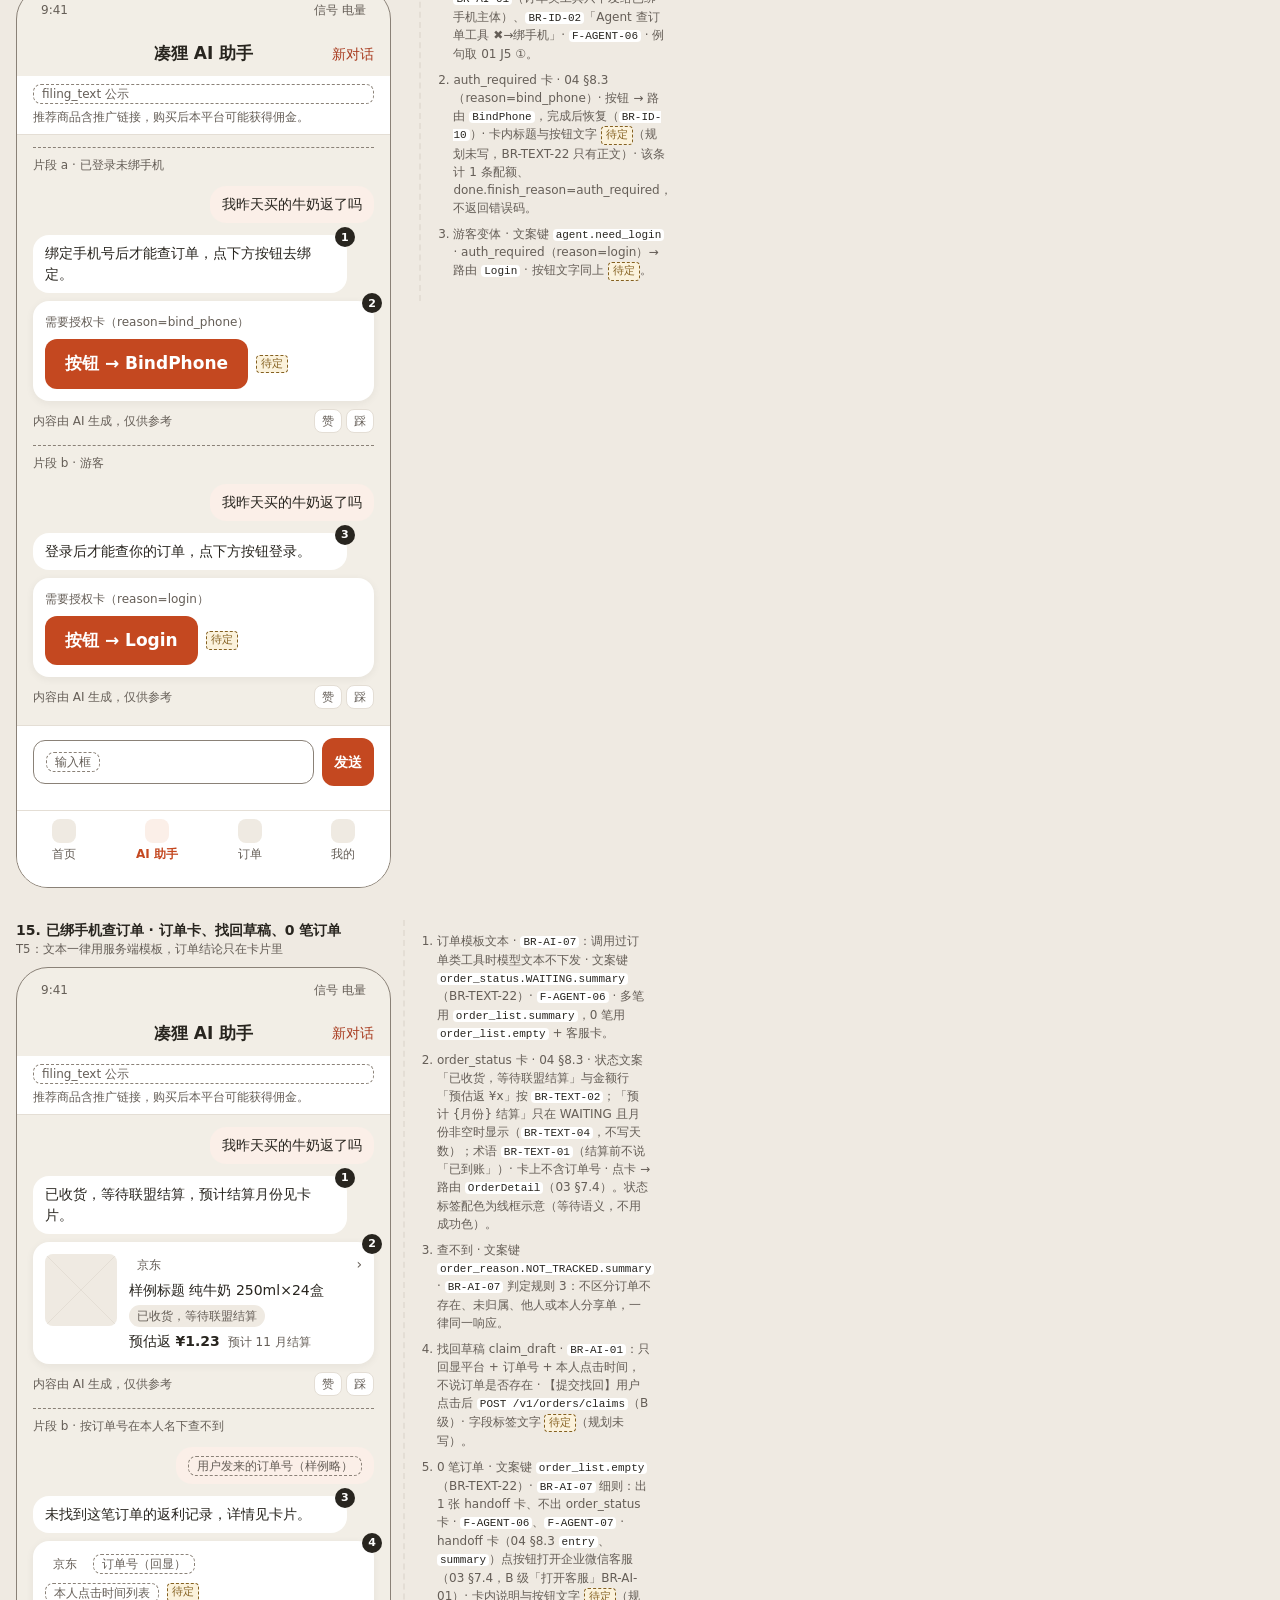
<file: design/wireframes/agent-v20261004.html>
<!doctype html>
<html lang="zh-CN">
<head>
<meta charset="utf-8">
<meta name="viewport" content="width=device-width, initial-scale=1">
<title>线框 · Agent 对话 AgentChat · v20261004</title>
<link rel="stylesheet" href="../tokens/variables.css">
<link rel="stylesheet" href="../tokens/foundations.css">
<link rel="stylesheet" href="wireframe.css">
<style>
/* 本页专用（只用令牌，不写新的色值） */
.wf-phone p { margin: 0; }
.ag-nav-side { width: 56px; flex: none; font-size: var(--font-size-footnote); font-weight: var(--font-weight-regular); }
.ag-nav-side--right { text-align: right; }
.ag-strip { flex: none; display: flex; flex-direction: column; gap: var(--space-1); padding: var(--space-2) var(--space-4); background: var(--color-background-surface); border-bottom: 1px solid var(--color-border-subtle); font-size: var(--font-size-caption); line-height: var(--font-line-height-caption); color: var(--color-text-secondary); }
.ag-ph { display: inline-flex; align-items: center; gap: var(--space-1); padding: 0 var(--space-2); border: 1px dashed var(--color-border-control); border-radius: var(--radius-small); color: var(--color-text-secondary); font-size: var(--font-size-caption); line-height: var(--font-line-height-caption); }
.ag-ph--block { display: flex; padding: var(--space-2) var(--space-3); }
.ag-ai { display: flex; flex-direction: column; gap: var(--space-2); }
.ag-text { position: relative; display: flex; flex-direction: column; gap: var(--space-1); max-width: 92%; padding: var(--space-2) var(--space-3); border-radius: var(--radius-card); background: var(--color-background-surface); }
.ag-text .wf-line { background: var(--color-border-subtle); }
.ag-caret { display: inline-block; width: 6px; height: 14px; background: var(--color-text-secondary); vertical-align: middle; }
.ag-tool { display: flex; align-items: center; gap: var(--space-2); font-size: var(--font-size-caption); color: var(--color-text-secondary); }
.ag-spin { flex: none; width: 12px; height: 12px; border: 2px solid var(--color-border-control); border-top-color: var(--color-text-secondary); border-radius: var(--radius-pill); }
.ag-dots { display: inline-flex; gap: var(--space-1); padding: var(--space-1) 0; }
.ag-dots i { width: 6px; height: 6px; border-radius: var(--radius-pill); background: var(--color-border-control); }
.ag-meta { display: flex; align-items: center; justify-content: space-between; gap: var(--space-2); font-size: var(--font-size-caption); color: var(--color-text-secondary); }
.ag-icons { display: inline-flex; gap: var(--space-1); }
.ag-icon { display: inline-flex; align-items: center; justify-content: center; min-width: 28px; height: 24px; padding: 0 var(--space-1); border: 1px solid var(--color-border-subtle); border-radius: var(--radius-small); font-size: var(--font-size-caption); color: var(--color-text-secondary); background: var(--color-background-surface); }
.ag-list { display: flex; flex-direction: column; gap: var(--space-2); }
.ag-pcard { display: grid; grid-template-columns: 72px 1fr; gap: var(--space-2) var(--space-3); }
.ag-pcard > .wf-img { width: 72px; height: 72px; }
.ag-pcard--lg { grid-template-columns: 96px 1fr; }
.ag-pcard--lg > .wf-img { width: 96px; height: 96px; }
.ag-pinfo { display: flex; flex-direction: column; gap: var(--space-1); min-width: 0; }
.ag-ptitle { font-size: var(--font-size-footnote); line-height: var(--font-line-height-footnote); }
.ag-tags { position: relative; display: flex; flex-wrap: wrap; gap: var(--space-1); }
.ag-row { position: relative; display: flex; flex-wrap: wrap; align-items: baseline; gap: var(--space-1) var(--space-2); }
.ag-sub { font-size: var(--font-size-caption); color: var(--color-text-secondary); }
.ag-i { display: inline-flex; align-items: center; justify-content: center; width: 16px; height: 16px; border: 1px solid var(--color-border-control); border-radius: var(--radius-pill); font-size: var(--font-size-caption); color: var(--color-text-secondary); line-height: 1; }
.ag-buyrow { position: relative; display: flex; justify-content: flex-end; }
.ag-buy { font-size: var(--font-size-footnote); padding-inline: var(--space-3); }
.ag-disc { position: relative; padding-top: var(--space-2); border-top: 1px solid var(--color-border-subtle); font-size: var(--font-size-caption); line-height: var(--font-line-height-caption); color: var(--color-text-secondary); }
.ag-input { position: relative; display: flex; align-items: center; gap: var(--space-2); }
.ag-input .couli-control { flex: 1; min-width: 0; display: flex; align-items: center; gap: var(--space-1); color: var(--color-text-secondary); font-size: var(--font-size-footnote); }
.ag-send { flex: none; font-size: var(--font-size-footnote); padding-inline: var(--space-3); }
.wf-navbar .wf-pin { top: -10px; right: -16px; }
.ag-meta.wf-anchor, .ag-buyrow.wf-anchor, .ag-input.wf-anchor { padding-right: var(--space-5); }
.ag-fab { position: absolute; left: 50%; transform: translateX(-50%); bottom: calc(var(--space-16) * 2 + var(--space-6)); z-index: 1; padding: var(--space-1) var(--space-3); border: 1px solid var(--color-border-subtle); border-radius: var(--radius-pill); background: var(--color-background-surface); box-shadow: var(--shadow-floating); font-size: var(--font-size-caption); }
.ag-frag { padding-top: var(--space-2); border-top: 1px dashed var(--color-border-control); font-size: var(--font-size-caption); color: var(--color-text-secondary); }
.ag-check { flex: none; width: 18px; height: 18px; border: 1px solid var(--color-border-control); border-radius: var(--radius-small); background: var(--color-background-surface); }
.ag-blank { flex: 1; min-height: 160px; border-radius: var(--radius-card); }
.ag-brand { width: 48px; height: 48px; }
.ag-brand > .wf-img { width: 48px; height: 48px; border-radius: var(--radius-card); }
.ag-sys { position: relative; display: flex; flex-direction: column; gap: var(--space-2); padding: var(--space-3); border-radius: var(--radius-card); background: var(--color-background-surface); border: 1px solid var(--color-border-subtle); }
.ag-order { display: flex; flex-direction: column; gap: var(--space-1); }
.ag-chev { color: var(--color-text-secondary); }
.wf-sheet .wf-stack p { font-size: var(--font-size-footnote); line-height: var(--font-line-height-footnote); }
.wf-foot code { font-size: var(--font-size-caption); }
.wf-toast > .wf-anchor { padding-right: var(--space-3); }
.wf-phone > .wf-toast { z-index: 3; bottom: calc(var(--space-16) * 2 + var(--space-8)); }
.ag-i--corner { position: absolute; top: var(--space-2); right: var(--space-2); }
.ag-pcard .ag-ptitle { padding-right: var(--space-5); }
.ag-disc__todo { display: flex; flex-wrap: wrap; align-items: center; gap: var(--space-1); margin-top: var(--space-1); }
.ag-matref { font-size: var(--font-size-caption); line-height: var(--font-line-height-caption); color: var(--color-text-secondary); }
.ag-pcard--off { background: var(--color-background-muted); box-shadow: var(--shadow-none); color: var(--color-text-secondary); }
.ag-pcard--off .wf-amount { color: var(--color-text-secondary); }
.ag-rule { display: flex; flex-direction: column; gap: var(--space-1); }
.ag-rule .wf-line { background: var(--color-border-subtle); }
.ag-buyrow { align-items: center; gap: var(--space-2); }
.wf-phone .wf-chips { align-items: center; }
.ag-matref.wf-anchor, .ag-pinfo > .ag-sub.wf-anchor { padding-right: var(--space-4); }
</style>
</head>
<body>
<header class="wf-head">
  <h1>Agent 对话 <code>AgentChat</code> · 线框 v20261004</h1>
  <p>依据：规划 main 2d23ae7 的 01 §4.1（AI 助手 Tab、Agent 情境入口）、§4.2（AgentChat / AgentConsent / BindPhone / Help 行）、§5 J2 / J3 / J5、§6 E07 AGENT、§7.1；03 §7、§10.2；04 §8.2、§8.3、§8.5；08 BR-AI-01～24、BR-TEXT-01 / 02 / 04 / 10 / 12 / 14 / 15 / 16 / 22、BR-ID-02 / 03 / 14 / 15 / 16、BR-PRICE-03 / 04 / 05 / 07 / 08 / 09 / 10 / 14 / 16 / 17 / 21 / 22；10 AC-S1-02-PDD、AC-S1-10、AC-S1-38-TB、AC-S1-57；design/references/interaction-patterns.md §2。线框级，不是视觉稿。</p>
  <p>示例数字一律为样例值：价格、券、预估返（如 ¥45.67、¥0.12–¥0.34）、结算月份（11 月）、缓存取价时刻（14:05）、商品标题均为虚构，不是真实报价；素材卡的「券后 ¥35.9」「素材参考价 ¥28」取自 BR-PRICE-10 例与 AC-S1-38-TB。平台只用文字标签表示来源。用户输入样例取 BR-AI-07、BR-AI-24、01 J3 / J5、AC-S1-35 的例句；粘贴的链接、口令、订单号一律不写真实内容。</p>
  <div class="wf-legend"><span><span class="wf-pin wf-pin--inline">1</span> 编号对应右侧注释</span><span><span class="wf-todo-tag">待定</span> 规划未定，见注释里的编号</span><span><span class="ag-ph">虚线框</span> 中性占位（文案或数据未定）</span></div>
</header>

<main class="wf-states">

  <!-- ============ 状态 1 ============ -->
  <section class="wf-state" aria-label="状态 1：首次使用 AgentConsent 单独同意">
    <div>
      <p class="wf-state__label">1. 首次使用 · AgentConsent 单独同意<small>进入 AI 助手时接口返回 10004（consent_type=ai_third_party）才弹；游客、登录用户都适用</small></p>
      <div class="wf-phone">
        <div class="wf-statusbar"><span>9:41</span><span>信号 电量</span></div>
        <div class="wf-navbar"><span class="ag-nav-side"></span><span class="wf-navbar__title">凑狸 AI 助手</span><span class="ag-nav-side"></span></div>
        <div class="wf-body">
          <div class="wf-anchor ag-blank"><span class="wf-pin">5</span></div>
        </div>
        <nav class="wf-tabbar"><span><i></i>首页</span><span class="is-active"><i></i>AI 助手</span><span><i></i>订单</span><span><i></i>我的</span></nav>
        <div class="wf-scrim"></div>
        <div class="wf-sheet">
          <div class="wf-anchor wf-row"><span class="wf-pin">1</span><span class="ag-ph">弹窗标题</span><span class="wf-todo-tag">待定</span></div>
          <div class="wf-anchor wf-stack"><span class="wf-pin">2</span>
            <p>对话内容和搜索词将发送给阿里云通义千问</p>
            <p class="wf-row">对话日志保存期限：<span class="ag-ph">期限</span><span class="wf-todo-tag">待定</span></p>
            <p>请勿输入他人姓名、地址等个人信息</p>
            <div class="wf-row"><span class="ag-ph">同意文本其余正文</span><span class="wf-todo-tag">待定</span></div>
          </div>
          <div class="wf-anchor wf-row"><span class="wf-pin">3</span><span class="ag-check" role="checkbox" aria-checked="false"></span><span class="ag-ph">勾选框文字</span><span class="wf-todo-tag">待定</span></div>
          <div class="wf-anchor wf-stack"><span class="wf-pin">4</span>
            <button class="couli-button-primary wf-btn--block" type="button">同意并使用</button>
            <button class="wf-btn wf-btn--block" type="button">暂不使用</button>
          </div>
        </div>
      </div>
    </div>
    <ol class="wf-notes">
      <li>AgentConsentSheet（独立弹窗）· <code>F-PRIV-07</code> · <code>BR-ID-14</code>、<code>BR-AI-13</code> · 路由 <code>AgentConsent</code>。只在收到 10004（ai_third_party）时弹，客户端不自行判断；30501 不弹。游客同意不随登录继承，登录后再弹一次（AI-16）；同意版本 +1 时重弹。标题 <span class="wf-todo-tag">待定</span> 见 06 Q-F3。</li>
      <li>文案要点 · <code>BR-ID-14</code>「对话内容和搜索词将发送给阿里云通义千问」+ 对话日志保存期限（期限按 <code>BR-ID-30</code>，待法务）；<code>BR-AI-14</code> 细则「请勿输入他人姓名、地址等个人信息」。全文 <span class="wf-todo-tag">待定</span> 06 Q-F3；百炼是否用于训练（06 Q-G10）要写进同意文本。</li>
      <li>勾选框 · <code>BR-ID-14</code> 默认不勾选。勾选框文字 <span class="wf-todo-tag">待定</span>（06 Q-F3）；未勾选时【同意并使用】是否置灰：规划未写。</li>
      <li>【同意并使用】【暂不使用】· 文案取 <code>BR-AI-13</code> 细则、03 §7.5 · 同意后重放原请求（<code>BR-ID-14</code>）；暂不使用插入 accepted=false（<code>BR-AI-13</code>）→ 状态 2。</li>
      <li>背景不显示对话 · <code>BR-TEXT-16</code>「AgentConsent 单独同意未完成时不展示对话」· 底部 Tab 仍在，其他功能不受影响（<code>BR-ID-14</code>）。</li>
    </ol>
  </section>

  <!-- ============ 状态 2 ============ -->
  <section class="wf-state" aria-label="状态 2：未同意或已撤回">
    <div>
      <p class="wf-state__label">2. 未同意 / 已撤回 AI 服务同意<small>点了【暂不使用】，或在设置里【撤回 AI 服务同意】后再进入本页</small></p>
      <div class="wf-phone">
        <div class="wf-statusbar"><span>9:41</span><span>信号 电量</span></div>
        <div class="wf-navbar"><span class="ag-nav-side"></span><span class="wf-navbar__title">凑狸 AI 助手</span><span class="ag-nav-side"></span></div>
        <div class="wf-body">
          <div class="wf-empty">
            <div class="wf-img"></div>
            <div class="wf-anchor wf-row"><span class="wf-pin">1</span><span class="ag-ph">未同意时的说明文字</span><span class="wf-todo-tag">待定</span></div>
            <div class="wf-anchor"><span class="wf-pin">2</span><button class="couli-button-primary" type="button">重新同意</button></div>
          </div>
        </div>
        <nav class="wf-tabbar"><span class="wf-anchor"><span class="wf-pin">3</span><i></i>首页</span><span class="is-active"><i></i>AI 助手</span><span><i></i>订单</span><span><i></i>我的</span></nav>
      </div>
    </div>
    <ol class="wf-notes">
      <li>说明文字 · <code>F-PRIV-07</code> · <code>BR-ID-14</code>「Agent 页显示说明」· 措辞与文案键 <span class="wf-todo-tag">待定</span>（06 Q-F3；BR-TEXT-22 无对应键）。</li>
      <li>【重新同意】· <code>BR-ID-14</code> · 点后再弹 AgentConsentSheet（状态 1）· 路由 <code>AgentConsent</code>。</li>
      <li>其他 Tab 照常可用 · <code>BR-ID-14</code>「拒绝后 App 其他功能不受影响」。撤回入口在设置【撤回 AI 服务同意】（<code>BR-AI-13</code>、<code>F-PRIV-04</code>），撤回后已有会话不对用户展示，重新同意后可再看未过期会话。注意：<code>BR-AI-13</code> 细则写「暂不使用 → 返回上一页」，本页是 Tab 根页面，按 BR-ID-14 画成留在本页（见页尾「规划空白」）。</li>
    </ol>
  </section>

  <!-- ============ 状态 3 ============ -->
  <section class="wf-state" aria-label="状态 3：空态（新对话首屏）">
    <div>
      <p class="wf-state__label">3. 空态 · 新对话首屏<small>已同意、当前会话没有消息；重启 App 默认进入最近一个未过期会话（BR-AI-20）</small></p>
      <div class="wf-phone">
        <div class="wf-statusbar"><span>9:41</span><span>信号 电量</span></div>
        <div class="wf-navbar"><span class="ag-nav-side"></span><span class="wf-navbar__title"><span class="wf-anchor">凑狸 AI 助手<span class="wf-pin">1</span></span></span><span class="ag-nav-side ag-nav-side--right wf-anchor wf-link">新对话<span class="wf-pin">2</span></span></div>
        <div class="ag-strip">
          <div class="wf-anchor"><span class="wf-pin">3</span><span class="ag-ph">模型名称与登记编号（config.agent.filing_text）</span></div>
          <div class="wf-anchor"><span class="wf-pin">4</span>推荐商品含推广链接，购买后本平台可能获得佣金。</div>
        </div>
        <div class="wf-body">
          <div class="wf-anchor ag-brand"><span class="wf-pin">5</span><div class="wf-img"></div></div>
          <div class="wf-anchor ag-text"><span class="wf-pin">6</span>我是凑狸 AI 助手。说说想买什么，我帮你找货、查返利。</div>
          <div class="wf-anchor wf-chips"><span class="wf-pin">7</span>
            <span class="wf-chip">示例问题 1</span><span class="wf-chip">示例问题 2</span><span class="wf-chip">示例问题 3</span><span class="wf-chip">示例问题 4</span><span class="wf-todo-tag">待定</span>
          </div>
          <div class="wf-anchor"><span class="wf-pin">8</span><button class="wf-btn" type="button">粘贴链接查返利</button></div>
        </div>
        <div class="wf-footer">
          <div class="ag-input wf-anchor"><span class="wf-pin">9</span><div class="couli-control"><span class="ag-ph">输入框占位文字</span><span class="wf-todo-tag">待定</span></div><button class="couli-button-primary ag-send" type="button" aria-disabled="true">发送</button></div>
        </div>
        <nav class="wf-tabbar"><span><i></i>首页</span><span class="is-active wf-anchor"><span class="wf-pin">10</span><i></i>AI 助手</span><span><i></i>订单</span><span><i></i>我的</span></nav>
      </div>
    </div>
    <ol class="wf-notes">
      <li>页面标题 · 文案键 <code>texts.agent.name</code>「凑狸 AI 助手」（<code>BR-TEXT-16</code>，拍板第二批 AI-22）· 路由 <code>AgentChat</code>（参数 <code>context</code>）。</li>
      <li>新对话 · <code>F-AGENT-17</code> · <code>BR-AI-20</code>：只有「当前对话」与「新对话」，不做历史会话列表、不跨会话记忆（AI-23、AI-10）。</li>
      <li>顶部公示条 · <code>F-PRIV-07</code> · <code>BR-ID-15</code> ③、<code>BR-TEXT-16</code> 取 <code>config.agent.filing_text</code>；登记前为空，不显示占位或虚构编号。登记前 model_label「内测模型」放在哪里 <span class="wf-todo-tag">待定</span>（规划未写，BR-TEXT-16 只给取值）。</li>
      <li>佣金披露 · <code>F-AGENT-11</code> · <code>BR-AI-10</code> 文案键 <code>agent.disclaimer.commission</code>（BR-TEXT-22，BR-TEXT-13 例外放行）· Agent 相关性卡片不标「推广」（ad_label=null，BR-TEXT-17）；是否另标「广告」见 06 Q-F7（上线检查单）。</li>
      <li>品牌图形 · interaction-patterns §2「轻量识别元素，不占主要输入区」· 素材按 design/ 交付，不得含平台商标。</li>
      <li>欢迎语 · 文案键 <code>agent.welcome</code>（<code>BR-TEXT-22</code>）· 简短口语、不用表情（AI-22）。</li>
      <li>示例问题 ×4 · 01 §4.1、03 §7.5 <code>config.agent.examples</code> · <code>F-ADM-12</code> 后台可配 · 内容 <span class="wf-todo-tag">待定</span>（规划未写）；点击后直接发送还是填进输入框：规划未写。</li>
      <li>粘贴链接查返利 · 03 §7.5 · <code>F-AGENT-01</code> · 读取方式按 <code>BR-ID-16</code>（iOS 系统粘贴控件、Android 按钮、鸿蒙 PasteButton）；一条消息最多识别 3 个链接（<code>agent.notice.link_limit</code>）。粘贴后的出卡见状态 18，线报素材见状态 19。</li>
      <li>输入框与发送 · 03 §7.5 最多 500 字（超出服务端 20001，<code>BR-AI-23</code> ⑤）· 只渲染段落、加粗、无序列表（03 §7.3）· 占位文字 <span class="wf-todo-tag">待定</span>（规划未写）。</li>
      <li>底部 Tab「AI 助手」· 01 §4.1 · Tab 文案图标由 <code>/v1/config</code> 下发（<code>F-CFG-01</code>）；未开放时整个 Tab 换成「搜索」，见页尾。</li>
    </ol>
  </section>

  <!-- ============ 状态 4 ============ -->
  <section class="wf-state" aria-label="状态 4：受理中">
    <div>
      <p class="wf-state__label">4. 受理中<small>消息已受理、还没有卡片；发送入口变为停止，防重复发送</small></p>
      <div class="wf-phone">
        <div class="wf-statusbar"><span>9:41</span><span>信号 电量</span></div>
        <div class="wf-navbar"><span class="ag-nav-side"></span><span class="wf-navbar__title">凑狸 AI 助手</span><span class="ag-nav-side ag-nav-side--right wf-link">新对话</span></div>
        <div class="ag-strip"><span class="ag-ph">filing_text 公示</span><span>推荐商品含推广链接，购买后本平台可能获得佣金。</span></div>
        <div class="wf-body">
          <div class="wf-bubble wf-bubble--user wf-anchor"><span class="wf-pin">1</span>纯牛奶 24盒 50以内</div>
          <div class="ag-ai">
            <div class="ag-text wf-anchor"><span class="wf-pin">2</span><span class="ag-dots" aria-label="加载中"><i></i><i></i><i></i></span></div>
            <div class="wf-anchor wf-stack"><span class="wf-pin">3</span>
              <div class="ag-tool"><span class="ag-spin"></span>正在搜索淘宝</div>
              <div class="ag-tool"><span class="ag-spin"></span>正在搜索京东</div>
              <div class="ag-tool"><span class="ag-spin"></span>正在搜索拼多多</div>
            </div>
          </div>
        </div>
        <div class="wf-footer">
          <div class="ag-input wf-anchor"><span class="wf-pin">4</span><div class="couli-control"><span class="ag-ph">输入框</span></div><button class="wf-btn ag-send" type="button">停止生成</button></div>
        </div>
        <nav class="wf-tabbar"><span><i></i>首页</span><span class="is-active"><i></i>AI 助手</span><span><i></i>订单</span><span><i></i>我的</span></nav>
      </div>
    </div>
    <ol class="wf-notes">
      <li>用户消息 · <code>F-AGENT-03</code> · <code>BR-AI-23</code>（client_msg_id 幂等，超时重试同一编号不重复计数）· 样例取 <code>BR-AI-24</code> 例句。</li>
      <li>中性加载 · interaction-patterns §2「受理中」· 首个事件 P95 ≤1 秒（01 §7.1）；本条等待模型累计超过 8 秒（<code>agent.model_timeout_ms</code>，<code>BR-AI-14</code>；来源附注 01 <code>F-AGENT-13</code>）转无模型降级，见状态 11。不伪造模型思考过程。</li>
      <li>进度条目 tool.status · 03 §7.2 · <code>BR-TEXT-16</code>：display_text 只描述动作（例「正在搜索淘宝」），不含用户原文；end / failed 后折叠。display_text 模板未进 BR-TEXT-22 字典（见页尾「规划空白」）。</li>
      <li>停止生成 · 03 §7.2、§7.5 · <code>POST /v1/agent/runs/{run_id}/cancel</code>（04 §6.5）· 进行中再发送返回 30506「上一条还在回复中」（<code>BR-TEXT-14</code>、<code>BR-AI-23</code> ⑦），发送保持禁用到本条结束。</li>
    </ol>
  </section>

  <!-- ============ 状态 5 ============ -->
  <section class="wf-state" aria-label="状态 5：部分结果逐步出卡">
    <div>
      <p class="wf-state__label">5. 部分结果 · 逐步出卡<small>已有卡片到达，说明文字仍在逐句出现，本条还没结束（未收到 done）</small></p>
      <div class="wf-phone">
        <div class="wf-statusbar"><span>9:41</span><span>信号 电量</span></div>
        <div class="wf-navbar"><span class="ag-nav-side"></span><span class="wf-navbar__title">凑狸 AI 助手</span><span class="ag-nav-side ag-nav-side--right wf-link">新对话</span></div>
        <div class="ag-strip"><span class="ag-ph">filing_text 公示</span><span>推荐商品含推广链接，购买后本平台可能获得佣金。</span></div>
        <div class="wf-body">
          <div class="wf-bubble wf-bubble--user">纯牛奶 24盒 50以内</div>
          <div class="ag-ai">
            <div class="wf-anchor ag-tool"><span class="wf-pin">1</span><span class="ag-ph">进度条目已折叠</span></div>
            <div class="ag-text wf-anchor"><span class="wf-pin">2</span><div class="wf-line" style="width: 100%"></div><div class="wf-row"><div class="wf-line" style="width: 120px"></div><span class="ag-caret"></span></div></div>
            <div class="ag-list wf-anchor"><span class="wf-pin">3</span>
              <div class="wf-card ag-pcard">
                <div class="wf-img"></div><span class="ag-i ag-i--corner" aria-label="口径说明">i</span>
                <div class="ag-pinfo">
                  <div class="ag-ptitle">样例标题 纯牛奶 250ml×24盒</div>
                  <div class="ag-tags"><span class="wf-tag wf-tag--source">京东</span><span class="wf-tag wf-tag--brand">标题显示为24盒</span><span class="wf-tag">有券</span></div>
                  <div class="ag-row"><span class="ag-sub">券后</span><span class="wf-amount">¥45.67</span><span class="ag-sub">券前 ¥55.67 · 券 ¥10</span></div>
                  <div class="ag-row"><span class="wf-tag wf-tag--pending">预估返 ¥1.23</span><span class="ag-sub">预估返后 ¥44.44</span></div>
                  <div class="ag-buyrow"><button class="couli-button-primary ag-buy" type="button">领券购买</button></div>
                </div>
              </div>
              <div class="wf-card ag-pcard">
                <div class="wf-img"></div><span class="ag-i ag-i--corner" aria-label="口径说明">i</span>
                <div class="ag-pinfo">
                  <div class="ag-ptitle">样例标题 纯牛奶 整箱装</div>
                  <div class="ag-tags"><span class="wf-tag wf-tag--source">淘宝</span><span class="wf-tag wf-tag--pending">规格待确认</span><span class="wf-tag">有券</span></div>
                  <div class="ag-row"><span class="ag-sub">券后</span><span class="wf-amount">¥43.21</span><span class="ag-sub">券前 ¥48.21 · 券 ¥5</span></div>
                  <div class="ag-row"><span class="wf-tag wf-tag--pending">预估返 ¥0.12–¥0.34</span><span class="ag-sub">预估返后 ¥43.09</span></div>
                  <div class="ag-buyrow"><button class="couli-button-primary ag-buy" type="button">领券购买</button></div>
                </div>
              </div>
              <div class="ag-disc wf-anchor"><span class="wf-pin">6</span>券后价按单件计算，不含运费及会员价、跨店满减等优惠，以下单页为准　预估返利以平台结算为准，未结算或订单失效时不返　以结算为准<span class="ag-disc__todo"><span class="ag-ph">卡片级佣金披露（agent.disclaimer.commission）的挂法</span><span class="wf-todo-tag">待定</span></span></div>
            </div>
          </div>
        </div>
        <span class="ag-fab wf-anchor"><span class="wf-pin">4</span>回到底部</span>
        <div class="wf-footer">
          <div class="ag-input wf-anchor"><span class="wf-pin">5</span><div class="couli-control"><span class="ag-ph">输入框</span></div><button class="wf-btn ag-send" type="button">停止生成</button></div>
        </div>
        <nav class="wf-tabbar"><span><i></i>首页</span><span class="is-active"><i></i>AI 助手</span><span><i></i>订单</span><span><i></i>我的</span></nav>
      </div>
    </div>
    <ol class="wf-notes">
      <li>已折叠的进度条目 · 03 §7.2（tool.status end 后折叠）· 折叠后显示什么：规划未写，画成占位。</li>
      <li>说明文字逐句出现 · 03 §7.2 text.delta 按 seq 追加 · <code>BR-AI-06</code> 按句缓冲、整轮 ≤2 句，金额在文本里被替换为「见卡片」，URL 与口令片段删除 · 模型生成内容，画成灰条。</li>
      <li>已到达的商品卡先可读 · <code>F-AGENT-03</code> · <code>BR-AI-04</code>（卡上数字只来自服务端组装）· interaction-patterns §2「卡片逐步可读，保留原阅读位置」。但 04 §8.3 的 product_list 是一张带 items[] 的卡，一轮结果是整张一次到达还是分多张 product_list 先后到达（例如按平台）<span class="wf-todo-tag">待定</span>，规划未写（见页尾「规划空白」第 2 条）；本图按「先到 2 张」示意。</li>
      <li>回到底部 · 03 §7.5：用户未手动上滑时跟随新内容滚动；上滑后显示「回到底部」。</li>
      <li>停止生成仍在 · 03 §7.2：done / error 到达前不显示赞踩与 AiLabel（见状态 6）。</li>
      <li>口径说明 DisclaimerFooter · <code>BR-PRICE-03</code>（Agent 卡片流每屏列表底部一次全文）、<code>BR-PRICE-17</code>（按当屏卡片的 disclaimer_keys 合并：京东 normal 卡带 rebate_estimate，淘宝区间卡带 rebate_compare「以结算为准」）· done 之前已有卡片时也照常显示 · 单卡右上角 i 图标（BR-PRICE-03 例 3）· 卡片级佣金披露挂法 <span class="wf-todo-tag">待定</span>，全页同一占位（页尾「规划空白」第 4 条）。</li>
    </ol>
  </section>

  <!-- ============ 状态 6 ============ -->
  <section class="wf-state" aria-label="状态 6：结果完整">
    <div>
      <p class="wf-state__label">6. 结果完整<small>收到 done；4 张卡用列表布局（≤3 张时纵向大卡，03 §7.4）</small></p>
      <div class="wf-phone">
        <div class="wf-statusbar"><span>9:41</span><span>信号 电量</span></div>
        <div class="wf-navbar"><span class="ag-nav-side"></span><span class="wf-navbar__title">凑狸 AI 助手</span><span class="ag-nav-side ag-nav-side--right wf-link">新对话</span></div>
        <div class="ag-strip"><span class="ag-ph">filing_text 公示</span><span>推荐商品含推广链接，购买后本平台可能获得佣金。</span></div>
        <div class="wf-body">
          <div class="wf-bubble wf-bubble--user">纯牛奶 24盒 50以内</div>
          <div class="ag-ai">
            <div class="ag-tags wf-anchor"><span class="wf-pin">1</span><span class="ag-ph">平台</span><span class="ag-ph">预算</span><span class="ag-ph">规格</span><span class="wf-todo-tag">待定</span></div>
            <div class="ag-text wf-anchor"><span class="wf-pin">2</span><div class="wf-line" style="width: 100%"></div><div class="wf-line" style="width: 70%"></div></div>
            <div class="ag-list">
              <div class="wf-card ag-pcard wf-anchor"><span class="wf-pin">3</span>
                <div class="wf-img"></div><span class="ag-i ag-i--corner" aria-label="口径说明">i</span>
                <div class="ag-pinfo">
                  <div class="ag-ptitle">样例标题 纯牛奶 250ml×24盒</div>
                  <div class="ag-tags wf-anchor"><span class="wf-pin">4</span><span class="wf-tag wf-tag--source">京东</span><span class="wf-tag wf-tag--brand">标题显示为24盒</span><span class="wf-tag">有券</span></div>
                  <div class="ag-row wf-anchor"><span class="wf-pin">5</span><span class="ag-sub">券后</span><span class="wf-amount">¥45.67</span><span class="ag-sub">券前 ¥55.67 · 券 ¥10</span></div>
                  <div class="ag-row wf-anchor"><span class="wf-pin">6</span><span class="wf-tag wf-tag--pending">预估返 ¥1.23</span><span class="ag-sub">预估返后 ¥44.44</span></div>
                  <div class="ag-buyrow wf-anchor"><span class="wf-pin">7</span><button class="couli-button-primary ag-buy" type="button">领券购买</button></div>
                </div>
              </div>
              <div class="wf-card ag-pcard">
                <div class="wf-img"></div><span class="ag-i ag-i--corner" aria-label="口径说明">i</span>
                <div class="ag-pinfo">
                  <div class="ag-ptitle">样例标题 纯牛奶 整箱装</div>
                  <div class="ag-tags"><span class="wf-tag wf-tag--source">淘宝</span><span class="wf-tag wf-tag--pending">规格待确认</span><span class="wf-tag">有券</span></div>
                  <div class="ag-row"><span class="ag-sub">券后</span><span class="wf-amount">¥43.21</span><span class="ag-sub">券前 ¥48.21 · 券 ¥5</span></div>
                  <div class="ag-row"><span class="wf-tag wf-tag--pending">预估返 ¥0.12–¥0.34</span><span class="ag-sub">预估返后 ¥43.09</span></div>
                  <div class="ag-buyrow"><button class="couli-button-primary ag-buy" type="button">领券购买</button></div>
                </div>
              </div>
              <div class="wf-card ag-pcard wf-anchor"><span class="wf-pin">11</span>
                <div class="wf-img"></div><span class="ag-i ag-i--corner" aria-label="口径说明">i</span>
                <div class="ag-pinfo">
                  <div class="ag-ptitle">样例标题 纯牛奶 200ml×24盒</div>
                  <div class="ag-tags"><span class="wf-tag wf-tag--source">拼多多</span><span class="wf-tag wf-tag--brand">标题显示为24盒</span></div>
                  <div class="ag-row"><span class="ag-sub">拼单价</span><span class="wf-amount">¥39.87</span><span class="ag-sub"><span class="ag-ph">无券状态的呈现</span><span class="wf-todo-tag">待定</span></span></div>
                  <div class="ag-row"><span class="wf-tag wf-tag--pending">预估返 ¥0.56</span><span class="ag-sub">预估返后 ¥39.31</span></div>
                  <div class="ag-buyrow"><button class="couli-button-primary ag-buy" type="button">去购买</button></div>
                </div>
              </div>
              <div class="wf-card ag-pcard wf-anchor"><span class="wf-pin">12</span>
                <div class="wf-img"></div><span class="ag-i ag-i--corner" aria-label="口径说明">i</span>
                <div class="ag-pinfo">
                  <div class="ag-ptitle">样例标题 纯牛奶 24盒 礼盒</div>
                  <div class="ag-tags"><span class="wf-tag wf-tag--source">淘宝</span><span class="wf-tag wf-tag--brand">标题显示为24盒</span><span class="wf-tag">预售</span><span class="wf-tag">有券</span></div>
                  <div class="ag-row"><span class="ag-sub">券后</span><span class="wf-amount">¥44.56</span><span class="ag-sub">券前 ¥49.56 · 券 ¥5</span></div>
                  <div class="ag-sub">定金与尾款以下单页为准</div>
                  <div class="ag-row"><span class="wf-tag wf-tag--pending">预估返 ¥0.11–¥0.22</span><span class="ag-sub">预估返后 ¥44.45</span></div>
                  <div class="ag-buyrow"><button class="couli-button-primary ag-buy" type="button">领券购买</button></div>
                </div>
              </div>
              <div class="ag-disc wf-anchor"><span class="wf-pin">8</span>券后价按单件计算，不含运费及会员价、跨店满减等优惠，以下单页为准　预估返利以平台结算为准，未结算或订单失效时不返　以结算为准<span class="ag-disc__todo"><span class="ag-ph">卡片级佣金披露（agent.disclaimer.commission）的挂法</span><span class="wf-todo-tag">待定</span></span></div>
            </div>
            <div class="ag-meta wf-anchor"><span class="wf-pin">9</span><span>内容由 AI 生成，仅供参考</span><span class="ag-icons"><span class="ag-icon">赞</span><span class="ag-icon">踩</span></span></div>
            <div class="wf-chips wf-anchor"><span class="wf-pin">10</span><span class="wf-chip">快捷追问 1</span><span class="wf-chip">快捷追问 2</span><span class="wf-chip">快捷追问 3</span><span class="wf-todo-tag">待定</span></div>
          </div>
        </div>
        <div class="wf-footer">
          <div class="ag-input"><div class="couli-control"><span class="ag-ph">输入框</span></div><button class="couli-button-primary ag-send" type="button">发送</button></div>
        </div>
        <nav class="wf-tabbar"><span><i></i>首页</span><span class="is-active"><i></i>AI 助手</span><span><i></i>订单</span><span><i></i>我的</span></nav>
      </div>
    </div>
    <ol class="wf-notes">
      <li>条件回显短标签（平台、预算、规格）· interaction-patterns §2 · <code>BR-AI-08</code>、<code>BR-AI-24</code>（检索条件不能当成商品事实标签）· 数据来源与文案 <span class="wf-todo-tag">待定</span>：04 §8 流协议没有下发本轮检索条件的字段，规划未写（页尾「规划空白」第 1 条）。</li>
      <li>说明文字 · <code>BR-AI-06</code> 整轮 ≤2 句，金额替换为「见卡片」· <code>BR-AI-24</code> 不做逐张推荐理由（AI-08）· 模型生成，画成灰条。</li>
      <li>商品卡 product_list · <code>F-AGENT-03</code>、<code>F-AGENT-11</code> · 布局按 card.layout 与张数（03 §7.4）· 排序默认相关性、不含佣金权重（<code>BR-AI-09</code>）· 点卡片 → 路由 <code>ProductDetail</code>。</li>
      <li>标签行 · 来源 PlatformBadge 只用文字（03 §10.2）；条件标记 MatchBadge 取 <code>agent.match.title_shows</code>「标题显示为{spec}」/ <code>agent.match.spec_unconfirmed</code>「规格待确认」/ <code>agent.match.matched</code>「符合条件」/ <code>agent.match.relaxed</code>「已放宽条件」（<code>BR-AI-24</code>、BR-TEXT-22）；服务端标签 benefit_tags 如「有券」「预售」（04 §8.3，AI-08）。标签配色为线框示意。</li>
      <li>价格 PriceTag · <code>BR-PRICE-04</code>、<code>BR-PRICE-05</code>：有券「券后 ¥x」+ 副行「券前 ¥x · 券 ¥y」，不划线、不用「原价」；无券「售价 ¥x」；拼多多加「拼单」· 格式 <code>BR-TEXT-10</code>（去末尾 0）。无券卡、预售卡见第 11、12 条。</li>
      <li>返利 RebateTag · <code>BR-PRICE-07</code>：淘宝 Agent 卡按比价风险显示区间「预估返 ¥a–¥b」，京东、拼多多单值；「预估返后」<code>BR-PRICE-09</code>（rebate_min_fen &gt; 0 才显示）· 单卡 i 图标放在卡片右上角，点开看口径全文（<code>BR-PRICE-03</code> 细则例 3）· 术语按 <code>BR-TEXT-01</code>（结算前一律「预估」）。</li>
      <li>购买按钮 · <code>F-LINK-01</code>、<code>F-AGENT-08</code> · cta 文案键 <code>btn.buy.coupon</code>「领券购买」/ <code>btn.buy</code>「去购买」/ <code>btn.buy.no_rebate</code>「去购买（无返利）」（<code>BR-PRICE-21</code>，服务端按三态下发）· 点击 → <code>POST /v1/links/{link_id}/open</code> 实时复核，价格变动、券失效弹窗与商品详情共用流程（<code>BR-PRICE-13</code>、<code>BR-PRICE-14</code>）；Agent 专属的下架置灰 +「换一批」见状态 21 · 外跳前 <code>JumpTip</code>。</li>
      <li>口径说明 DisclaimerFooter · <code>BR-PRICE-03</code>、<code>BR-PRICE-17</code>：按当屏卡片 disclaimer_keys 合并，price_basis、rebate_estimate、rebate_compare（淘宝比价风险卡）每屏底部显示一次全文。佣金披露：页面级在顶部公示条（<code>agent.disclaimer.commission</code>，<code>BR-AI-10</code> ①「Agent 页」）；卡片级怎么挂 <span class="wf-todo-tag">待定</span>，全页卡片状态统一画成这个占位（页尾「规划空白」第 4 条）。</li>
      <li>AI 标识与反馈 · <code>BR-TEXT-16</code> 文案键 <code>texts.ai_label</code>「内容由 AI 生成，仅供参考」（以 meta.ai_label 为准）· 赞 / 踩（<code>F-AGENT-16</code>，踩自动标 badcase）· 长按举报（<code>BR-ID-15</code> ④，处理时限见该条）。法定措辞以法务为准（BR-ID-15 待决策）。</li>
      <li>快捷追问 suggestions ≤3 · <code>BR-AI-06</code>：由服务端从 <code>agent.suggest.&lt;intent&gt;.*</code> 选取，模型不生成；点击发送 send_text（04 §8.2）· 找货意图的文案 <span class="wf-todo-tag">待定</span>（BR-TEXT-22 只给了 no_result 三条）。</li>
      <li>无券卡（无券有返）· <code>BR-PRICE-04</code>：拼多多无券只显示「拼单价 ¥x」，不带「券后」、不显示券前价；「并显示无券状态」的呈现方式 <span class="wf-todo-tag">待定</span>（规划未写，与首页线框同一占位）· 按钮 <code>btn.buy</code>「去购买」（<code>BR-PRICE-21</code>）· 检索时券已过期的商品也按无券出卡（<code>BR-PRICE-14</code>）。</li>
      <li>预售卡 · <code>BR-PRICE-22</code> · 标签 <code>tag.presale</code>「预售」、价格旁说明 <code>presale.price_note</code>「定金与尾款以下单页为准」（<code>BR-TEXT-12</code> 细则）；按定金 + 尾款总价显示，不单独显示定金或尾款；预售判定字段待 CAP-TB-02 / CAP-JD-02 / CAP-PDD-02 实测。</li>
    </ol>
  </section>

  <!-- ============ 状态 7 ============ -->
  <section class="wf-state" aria-label="状态 7：同轮追问">
    <div>
      <p class="wf-state__label">7. 同轮追问<small>在上一轮结果上改条件（第 N 个、换平台、再便宜点、换一批）</small></p>
      <div class="wf-phone">
        <div class="wf-statusbar"><span>9:41</span><span>信号 电量</span></div>
        <div class="wf-navbar"><span class="ag-nav-side"></span><span class="wf-navbar__title">凑狸 AI 助手</span><span class="ag-nav-side ag-nav-side--right wf-link">新对话</span></div>
        <div class="ag-strip"><span class="ag-ph">filing_text 公示</span><span>推荐商品含推广链接，购买后本平台可能获得佣金。</span></div>
        <div class="wf-body">
          <div class="ag-ph ag-ph--block wf-anchor"><span class="wf-pin">1</span>上一轮：用户消息 + 4 张商品卡（同状态 6，已滚出屏幕）</div>
          <div class="wf-bubble wf-bubble--user wf-anchor"><span class="wf-pin">2</span>第二个换成拼多多的</div>
          <div class="ag-ai">
            <div class="ag-tags wf-anchor"><span class="wf-pin">3</span><span class="ag-ph">追加的条件</span><span class="wf-todo-tag">待定</span></div>
            <div class="ag-text"><div class="wf-line" style="width: 80%"></div></div>
            <div class="wf-card ag-pcard ag-pcard--lg wf-anchor"><span class="wf-pin">4</span>
              <div class="wf-img"></div><span class="ag-i ag-i--corner" aria-label="口径说明">i</span>
              <div class="ag-pinfo">
                <div class="ag-ptitle">样例标题 纯牛奶 24盒 整箱</div>
                <div class="ag-tags"><span class="wf-tag wf-tag--source">拼多多</span><span class="wf-tag wf-tag--brand">标题显示为24盒</span><span class="wf-tag">有券</span></div>
                <div class="ag-row"><span class="ag-sub">拼单券后</span><span class="wf-amount">¥41.23</span><span class="ag-sub">拼单券前 ¥44.23 · 券 ¥3</span></div>
                <div class="ag-row"><span class="wf-tag wf-tag--pending">预估返 ¥0.45</span><span class="ag-sub">预估返后 ¥40.78</span></div>
                <div class="ag-buyrow"><button class="couli-button-primary ag-buy" type="button">领券购买</button></div>
              </div>
            </div>
            <div class="ag-disc wf-anchor"><span class="wf-pin">7</span>券后价按单件计算，不含运费及会员价、跨店满减等优惠，以下单页为准　预估返利以平台结算为准，未结算或订单失效时不返<span class="ag-disc__todo"><span class="ag-ph">卡片级佣金披露（agent.disclaimer.commission）的挂法</span><span class="wf-todo-tag">待定</span></span></div>
            <div class="ag-meta"><span>内容由 AI 生成，仅供参考</span><span class="ag-icons"><span class="ag-icon">赞</span><span class="ag-icon">踩</span></span></div>
          </div>
          <div class="wf-bubble wf-bubble--user wf-anchor"><span class="wf-pin">5</span>再便宜点</div>
          <div class="ag-ai">
            <div class="wf-banner wf-banner--info wf-anchor"><span class="wf-pin">6</span>没有找到比当前结果更便宜的商品。</div>
            <div class="ag-meta"><span>内容由 AI 生成，仅供参考</span><span class="ag-icons"><span class="ag-icon">赞</span><span class="ag-icon">踩</span></span></div>
          </div>
        </div>
        <div class="wf-footer">
          <div class="ag-input"><div class="couli-control"><span class="ag-ph">输入框</span></div><button class="couli-button-primary ag-send" type="button">发送</button></div>
        </div>
        <nav class="wf-tabbar"><span><i></i>首页</span><span class="is-active"><i></i>AI 助手</span><span><i></i>订单</span><span><i></i>我的</span></nav>
      </div>
    </div>
    <ol class="wf-notes">
      <li>上一轮结果留在上方 · <code>BR-AI-05</code> 服务端保存每轮结果集（agent_result_sets），card_id 会话内累计不复用 · 新结果追加在下方，不改写旧卡。</li>
      <li>追问 · <code>F-AGENT-05</code> · <code>BR-AI-05</code>：「第 N 个」按最近结果集序号解析；「换成 X 平台」只改平台；「换一批」翻页、不与上一批重复（AC-S1-47）· 指代解析失败出 clarify：3 个快捷选项、每个槽位只追问 1 次，仍失败出 <code>agent.notice.ordinal_default</code>「已按第 1 个商品处理。」（<code>BR-AI-01</code>）· 例句取 01 J3 ③、AC-S1-35。</li>
      <li>追加条件的回显 · interaction-patterns §2「显示用户追加的条件」· <span class="wf-todo-tag">待定</span>，同状态 6 第 1 条（04 §8 无字段）。</li>
      <li>新结果卡 · 每张新卡有新 link_id（<code>BR-PRICE-12</code>）· 1 张时用纵向大卡（03 §7.4）· 拼多多「拼单券后」（<code>BR-PRICE-04</code>）。</li>
      <li>「再便宜点」· <code>BR-AI-05</code>、<code>BR-PRICE-15</code>：价格上限由服务端算，模型只输出意图。</li>
      <li>没有更便宜的 · 文案键 <code>agent.notice.no_cheaper</code>（BR-TEXT-22）· 保留原结果集、不放宽（<code>BR-AI-08</code>）。notice 卡 level 为 info / warn（04 §8.3），配色为线框示意。</li>
      <li>口径说明 · <code>BR-PRICE-03</code>（每屏列表底部一次全文）· 本屏只有拼多多 normal 卡，disclaimer_keys = price_basis + rebate_estimate（<code>BR-PRICE-17</code>）· 卡片级佣金披露同状态 6 第 8 条 <span class="wf-todo-tag">待定</span>。</li>
    </ol>
  </section>

  <!-- ============ 状态 8 ============ -->
  <section class="wf-state" aria-label="状态 8：条件被放宽">
    <div>
      <p class="wf-state__label">8. 条件被放宽<small>原条件无结果，服务端先去规格、再去价格上限（最多 2 次）后出卡</small></p>
      <div class="wf-phone">
        <div class="wf-statusbar"><span>9:41</span><span>信号 电量</span></div>
        <div class="wf-navbar"><span class="ag-nav-side"></span><span class="wf-navbar__title">凑狸 AI 助手</span><span class="ag-nav-side ag-nav-side--right wf-link">新对话</span></div>
        <div class="ag-strip"><span class="ag-ph">filing_text 公示</span><span>推荐商品含推广链接，购买后本平台可能获得佣金。</span></div>
        <div class="wf-body">
          <div class="wf-bubble wf-bubble--user">纯牛奶 24盒 50以内</div>
          <div class="ag-ai">
            <div class="ag-ph ag-ph--block wf-anchor"><span class="wf-pin">1</span>原始条件摘要<span class="wf-todo-tag">待定</span></div>
            <div class="wf-banner wf-banner--warning wf-anchor"><span class="wf-pin">2</span>已放宽规格条件。</div>
            <div class="ag-list wf-anchor"><span class="wf-pin">4</span>
              <div class="wf-card ag-pcard ag-pcard--lg">
                <div class="wf-img"></div><span class="ag-i ag-i--corner" aria-label="口径说明">i</span>
                <div class="ag-pinfo">
                  <div class="ag-ptitle">样例标题 纯牛奶 12盒</div>
                  <div class="ag-tags wf-anchor"><span class="wf-pin">3</span><span class="wf-tag wf-tag--source">淘宝</span><span class="wf-tag wf-tag--warning">已放宽条件</span><span class="wf-tag">有券</span></div>
                  <div class="ag-row"><span class="ag-sub">券后</span><span class="wf-amount">¥23.45</span><span class="ag-sub">券前 ¥26.45 · 券 ¥3</span></div>
                  <div class="ag-row"><span class="wf-tag wf-tag--pending">预估返 ¥0.11–¥0.31</span><span class="ag-sub">预估返后 ¥23.34</span></div>
                  <div class="ag-buyrow"><button class="couli-button-primary ag-buy" type="button">领券购买</button></div>
                </div>
              </div>
              <div class="wf-card ag-pcard ag-pcard--lg">
                <div class="wf-img"></div><span class="ag-i ag-i--corner" aria-label="口径说明">i</span>
                <div class="ag-pinfo">
                  <div class="ag-ptitle">样例标题 纯牛奶 200ml×16盒</div>
                  <div class="ag-tags"><span class="wf-tag wf-tag--source">京东</span><span class="wf-tag wf-tag--warning">已放宽条件</span><span class="wf-tag">有券</span></div>
                  <div class="ag-row"><span class="ag-sub">券后</span><span class="wf-amount">¥31.23</span><span class="ag-sub">券前 ¥36.23 · 券 ¥5</span></div>
                  <div class="ag-row"><span class="wf-tag wf-tag--pending">预估返 ¥0.89</span><span class="ag-sub">预估返后 ¥30.34</span></div>
                  <div class="ag-buyrow"><button class="couli-button-primary ag-buy" type="button">领券购买</button></div>
                </div>
              </div>
              <div class="ag-disc">券后价按单件计算，不含运费及会员价、跨店满减等优惠，以下单页为准　预估返利以平台结算为准，未结算或订单失效时不返　以结算为准<span class="ag-disc__todo"><span class="ag-ph">卡片级佣金披露（agent.disclaimer.commission）的挂法</span><span class="wf-todo-tag">待定</span></span></div>
            </div>
            <div class="ag-meta"><span>内容由 AI 生成，仅供参考</span><span class="ag-icons"><span class="ag-icon">赞</span><span class="ag-icon">踩</span></span></div>
          </div>
        </div>
        <div class="wf-footer">
          <div class="ag-input"><div class="couli-control"><span class="ag-ph">输入框</span></div><button class="couli-button-primary ag-send" type="button">发送</button></div>
        </div>
        <nav class="wf-tabbar"><span><i></i>首页</span><span class="is-active"><i></i>AI 助手</span><span><i></i>订单</span><span><i></i>我的</span></nav>
      </div>
    </div>
    <ol class="wf-notes">
      <li>原始条件摘要 · interaction-patterns §2「保留原始条件摘要」· <span class="wf-todo-tag">待定</span>：数据来源与文案规划未写（同状态 6 第 1 条）。</li>
      <li>整组放宽提示 · 文案键 <code>agent.notice.relaxed_spec</code>「已放宽规格条件。」；去价格上限时 <code>agent.notice.relaxed_price</code>「已放宽价格条件。」· <code>BR-AI-08</code>（先去规格、再去价格上限，下限保留）· <code>F-AGENT-13</code> · AC-S1-46。</li>
      <li>逐卡「已放宽条件」· 文案键 <code>agent.match.relaxed</code> · <code>BR-AI-24</code>：放宽后才入选、且不满足原始规格或价格的卡；不得写「符合你的要求」。</li>
      <li>不把放宽结果包装成全部满足 · interaction-patterns §2 · ≤3 张用纵向大卡（03 §7.4）· 口径说明照常每屏一次（<code>BR-PRICE-03</code>）。</li>
    </ol>
  </section>

  <!-- ============ 状态 9 ============ -->
  <section class="wf-state" aria-label="状态 9：无结果">
    <div>
      <p class="wf-state__label">9. 无结果（含禁售拦截）<small>两次放宽后仍无结果；另一片段为查询词命中禁售清单</small></p>
      <div class="wf-phone">
        <div class="wf-statusbar"><span>9:41</span><span>信号 电量</span></div>
        <div class="wf-navbar"><span class="ag-nav-side"></span><span class="wf-navbar__title">凑狸 AI 助手</span><span class="ag-nav-side ag-nav-side--right wf-link">新对话</span></div>
        <div class="ag-strip"><span class="ag-ph">filing_text 公示</span><span>推荐商品含推广链接，购买后本平台可能获得佣金。</span></div>
        <div class="wf-body">
          <div class="wf-bubble wf-bubble--user">纯牛奶 24盒 50以内</div>
          <div class="ag-ai">
            <div class="wf-banner wf-banner--info wf-anchor"><span class="wf-pin">1</span>没有找到符合条件的商品。</div>
            <div class="wf-chips wf-anchor"><span class="wf-pin">2</span><span class="wf-chip">去掉价格条件再找</span><span class="wf-chip">只搜纯牛奶</span><span class="wf-chip">换个平台看看</span></div>
            <div class="ag-meta"><span>内容由 AI 生成，仅供参考</span><span class="ag-icons"><span class="ag-icon">赞</span><span class="ag-icon">踩</span></span></div>
          </div>
          <div class="ag-frag">片段 b · 查询词命中禁售清单</div>
          <div class="wf-bubble wf-bubble--user"><span class="ag-ph">命中禁售清单的查询（样例略）</span></div>
          <div class="ag-ai">
            <div class="ag-text wf-anchor"><span class="wf-pin">3</span>这类商品不在可推荐范围内。</div>
            <div class="ag-meta"><span>内容由 AI 生成，仅供参考</span><span class="ag-icons"><span class="ag-icon">赞</span><span class="ag-icon">踩</span></span></div>
          </div>
        </div>
        <div class="wf-footer">
          <div class="ag-input"><div class="couli-control"><span class="ag-ph">输入框</span></div><button class="couli-button-primary ag-send" type="button">发送</button></div>
        </div>
        <nav class="wf-tabbar"><span><i></i>首页</span><span class="is-active"><i></i>AI 助手</span><span><i></i>订单</span><span><i></i>我的</span></nav>
      </div>
    </div>
    <ol class="wf-notes">
      <li>无结果 notice · 文案键 <code>agent.notice.no_result</code>（BR-TEXT-22）· <code>BR-AI-08</code>（Agent 无结果处理的唯一维护处）· <code>F-AGENT-13</code> · 01 J3 ⑤「如实告知」· AC-S1-46。与「请求失败」分开表达（见状态 10、11、17）。</li>
      <li>3 个快捷改写 · 文案键 <code>agent.suggest.no_result.1–3</code>「去掉价格条件再找｜只搜{q_short}｜换个平台看看」，{q_short} 样例为「纯牛奶」· 服务端下发、模型不生成（<code>BR-AI-06</code>）· 点击发送 send_text。</li>
      <li>禁售拦截 · 文案键 <code>agent.refuse.prohibited</code> · <code>BR-AI-18</code>、<code>F-PROD-08</code>：查询词命中不检索、结果全被过滤也用这句，不放宽；计 1 条。同一样式的固定话术还有 <code>agent.refuse.out_of_scope</code>、<code>agent.refuse.advice</code>、<code>agent.refuse.unsafe</code> 等，不单独画。</li>
    </ol>
  </section>

  <!-- ============ 状态 10 ============ -->
  <section class="wf-state" aria-label="状态 10：部分平台失败">
    <div>
      <p class="wf-state__label">10. 部分平台失败<small>某一平台检索失败，其他平台照常出卡；片段 b 为失败平台改用缓存出卡的另一种处理</small></p>
      <div class="wf-phone">
        <div class="wf-statusbar"><span>9:41</span><span>信号 电量</span></div>
        <div class="wf-navbar"><span class="ag-nav-side"></span><span class="wf-navbar__title">凑狸 AI 助手</span><span class="ag-nav-side ag-nav-side--right wf-link">新对话</span></div>
        <div class="ag-strip"><span class="ag-ph">filing_text 公示</span><span>推荐商品含推广链接，购买后本平台可能获得佣金。</span></div>
        <div class="wf-body">
          <div class="wf-bubble wf-bubble--user">纯牛奶 24盒 50以内</div>
          <div class="ag-ai">
            <div class="wf-banner wf-banner--warning wf-anchor"><span class="wf-pin">1</span>京东暂时查不到</div>
            <div class="ag-text"><div class="wf-line" style="width: 90%"></div></div>
            <div class="ag-list wf-anchor"><span class="wf-pin">2</span>
              <div class="wf-card ag-pcard ag-pcard--lg">
                <div class="wf-img"></div><span class="ag-i ag-i--corner" aria-label="口径说明">i</span>
                <div class="ag-pinfo">
                  <div class="ag-ptitle">样例标题 纯牛奶 整箱装</div>
                  <div class="ag-tags"><span class="wf-tag wf-tag--source">淘宝</span><span class="wf-tag wf-tag--pending">规格待确认</span><span class="wf-tag">有券</span></div>
                  <div class="ag-row"><span class="ag-sub">券后</span><span class="wf-amount">¥43.21</span><span class="ag-sub">券前 ¥48.21 · 券 ¥5</span></div>
                  <div class="ag-row"><span class="wf-tag wf-tag--pending">预估返 ¥0.12–¥0.34</span><span class="ag-sub">预估返后 ¥43.09</span></div>
                  <div class="ag-buyrow"><button class="couli-button-primary ag-buy" type="button">领券购买</button></div>
                </div>
              </div>
              <div class="wf-card ag-pcard ag-pcard--lg">
                <div class="wf-img"></div><span class="ag-i ag-i--corner" aria-label="口径说明">i</span>
                <div class="ag-pinfo">
                  <div class="ag-ptitle">样例标题 纯牛奶 200ml×24盒</div>
                  <div class="ag-tags"><span class="wf-tag wf-tag--source">拼多多</span><span class="wf-tag wf-tag--brand">标题显示为24盒</span><span class="wf-tag">有券</span></div>
                  <div class="ag-row"><span class="ag-sub">拼单券后</span><span class="wf-amount">¥39.87</span><span class="ag-sub">拼单券前 ¥42.87 · 券 ¥3</span></div>
                  <div class="ag-row wf-anchor"><span class="wf-pin">3</span><span class="wf-tag wf-tag--pending">预估返 ¥0.56</span><span class="ag-sub">预估返后 ¥39.31</span></div>
                  <div class="ag-buyrow"><button class="couli-button-primary ag-buy" type="button">领券购买</button></div>
                </div>
              </div>
              <div class="ag-disc">券后价按单件计算，不含运费及会员价、跨店满减等优惠，以下单页为准　预估返利以平台结算为准，未结算或订单失效时不返　以结算为准<span class="ag-disc__todo"><span class="ag-ph">卡片级佣金披露（agent.disclaimer.commission）的挂法</span><span class="wf-todo-tag">待定</span></span></div>
            </div>
            <div class="ag-meta"><span>内容由 AI 生成，仅供参考</span><span class="ag-icons"><span class="ag-icon">赞</span><span class="ag-icon">踩</span></span></div>
          </div>
          <div class="ag-frag">片段 b · 另一种处理：京东改用 5 分钟内缓存出卡（与片段 a 二选一，<span class="wf-todo-tag">待定</span>）</div>
          <div class="wf-card ag-pcard wf-anchor"><span class="wf-pin">4</span>
            <div class="wf-img"></div><span class="ag-i ag-i--corner" aria-label="口径说明">i</span>
            <div class="ag-pinfo">
              <div class="ag-ptitle">样例标题 纯牛奶 250ml×24盒</div>
              <div class="ag-tags"><span class="wf-tag wf-tag--source">京东</span><span class="wf-tag wf-tag--brand">标题显示为24盒</span><span class="wf-tag">有券</span></div>
              <div class="ag-row"><span class="ag-sub">券后</span><span class="wf-amount">¥45.67</span><span class="ag-sub">券前 ¥55.67 · 券 ¥10</span></div>
              <div class="ag-sub">价格更新于 14:05</div>
              <div class="ag-row"><span class="wf-tag wf-tag--pending">预估返 ¥1.23</span><span class="ag-sub">预估返后 ¥44.44</span></div>
              <div class="ag-buyrow"><button class="couli-button-primary ag-buy" type="button">领券购买</button></div>
            </div>
          </div>
        </div>
        <div class="wf-footer">
          <div class="ag-input"><div class="couli-control"><span class="ag-ph">输入框</span></div><button class="couli-button-primary ag-send" type="button">发送</button></div>
        </div>
        <nav class="wf-tabbar"><span><i></i>首页</span><span class="is-active"><i></i>AI 助手</span><span><i></i>订单</span><span><i></i>我的</span></nav>
      </div>
    </div>
    <ol class="wf-notes">
      <li>单平台失败提示 · <code>BR-TEXT-14</code> 表 C「{platform_name}暂时查不到」· <code>F-AGENT-13</code>「单平台失败其余照常」· 用 tool.status failed 条目还是 notice 卡承载 <span class="wf-todo-tag">待定</span>（规划未写）。与「没有匹配」（状态 9）分开。</li>
      <li>其他平台照常出卡 · <code>BR-AI-04</code> 异常例 · 失败平台也可能改用 5 分钟内缓存出卡，此时卡上显示「价格更新于 hh:mm」（距出卡 &gt;60 秒时）；两种处理何时用哪种 <span class="wf-todo-tag">待定</span>（BR-AI-04 写成二选一，见页尾「规划空白」第 9 条）。</li>
      <li>金额照常只在卡片上 · <code>BR-AI-04</code>、<code>BR-PRICE-16</code> · 必需字段任一取不到（null）该商品不出卡，不用 0 或过期缓存补位。</li>
      <li>缓存出卡 · <code>BR-AI-04</code> 细则「搜索缓存」②：命中缓存时 quoted_at 沿用原始上游取数时间，距出卡 &gt;60 秒时卡上显示「价格更新于 hh:mm」（时间格式 <code>BR-TEXT-11</code>，04 §8.3 <code>quoted_at</code> / <code>stale</code> / <code>age_sec</code>）；缓存年龄超过 <code>agent.search_cache_ttl_s</code>（300 秒）的不出卡 · 用了缓存就不再显示「京东暂时查不到」· 这句没有字典键、在卡上的位置规划未写 <span class="wf-todo-tag">待定</span>；失败平台到底用不用缓存仍是第 2 条的待定项。</li>
    </ol>
  </section>

  <!-- ============ 状态 11 ============ -->
  <section class="wf-state" aria-label="状态 11：模型降级">
    <div>
      <p class="wf-state__label">11. 模型降级<small>主、备模型都失败、本条等待模型累计超过 8 秒（agent.model_timeout_ms）或当日预算用完：按关键词普通搜索出卡；片段 b 为搜索也失败</small></p>
      <div class="wf-phone">
        <div class="wf-statusbar"><span>9:41</span><span>信号 电量</span></div>
        <div class="wf-navbar"><span class="ag-nav-side"></span><span class="wf-navbar__title">凑狸 AI 助手</span><span class="ag-nav-side ag-nav-side--right wf-link">新对话</span></div>
        <div class="ag-strip"><span class="ag-ph">filing_text 公示</span><span>推荐商品含推广链接，购买后本平台可能获得佣金。</span></div>
        <div class="wf-body">
          <div class="wf-bubble wf-bubble--user">纯牛奶 24盒 50以内</div>
          <div class="ag-ai">
            <div class="ag-text wf-anchor"><span class="wf-pin">1</span>先按关键词为你找到这些商品，详情见卡片。</div>
            <div class="ag-list wf-anchor"><span class="wf-pin">2</span>
              <div class="wf-card ag-pcard">
                <div class="wf-img"></div><span class="ag-i ag-i--corner" aria-label="口径说明">i</span>
                <div class="ag-pinfo">
                  <div class="ag-ptitle">样例标题 纯牛奶 250ml×24盒</div>
                  <div class="ag-tags"><span class="wf-tag wf-tag--source">京东</span><span class="ag-ph">条件标记</span><span class="wf-todo-tag">待定</span><span class="wf-tag">有券</span></div>
                  <div class="ag-row"><span class="ag-sub">券后</span><span class="wf-amount">¥45.67</span><span class="ag-sub">券前 ¥55.67 · 券 ¥10</span></div>
                  <div class="ag-row"><span class="wf-tag wf-tag--pending">预估返 ¥1.23</span><span class="ag-sub">预估返后 ¥44.44</span></div>
                  <div class="ag-buyrow"><button class="couli-button-primary ag-buy" type="button">领券购买</button></div>
                </div>
              </div>
              <div class="wf-card ag-pcard">
                <div class="wf-img"></div><span class="ag-i ag-i--corner" aria-label="口径说明">i</span>
                <div class="ag-pinfo">
                  <div class="ag-ptitle">样例标题 纯牛奶 24盒 整箱</div>
                  <div class="ag-tags"><span class="wf-tag wf-tag--source">淘宝</span><span class="ag-ph">条件标记</span><span class="wf-todo-tag">待定</span><span class="wf-tag">有券</span></div>
                  <div class="ag-row"><span class="ag-sub">券后</span><span class="wf-amount">¥43.21</span><span class="ag-sub">券前 ¥48.21 · 券 ¥5</span></div>
                  <div class="ag-row"><span class="wf-tag wf-tag--pending">预估返 ¥0.12–¥0.34</span><span class="ag-sub">预估返后 ¥43.09</span></div>
                  <div class="ag-buyrow"><button class="couli-button-primary ag-buy" type="button">领券购买</button></div>
                </div>
              </div>
              <div class="ag-disc wf-anchor"><span class="wf-pin">5</span>券后价按单件计算，不含运费及会员价、跨店满减等优惠，以下单页为准　预估返利以平台结算为准，未结算或订单失效时不返　以结算为准<span class="ag-disc__todo"><span class="ag-ph">卡片级佣金披露（agent.disclaimer.commission）的挂法</span><span class="wf-todo-tag">待定</span></span></div>
            </div>
            <div class="ag-meta wf-anchor"><span class="wf-pin">3</span><span>内容由 AI 生成，仅供参考</span><span class="ag-icons"><span class="ag-icon">赞</span><span class="ag-icon">踩</span></span></div>
          </div>
          <div class="ag-frag">片段 b · 关键词搜索在全部平台也失败（error 50302）</div>
          <div class="wf-bubble wf-bubble--user">纯牛奶 24盒 50以内</div>
          <div class="ag-sys wf-anchor"><span class="wf-pin">4</span>
            <span>AI 暂不可用，可以先用搜索找货</span>
            <div class="wf-row"><button class="wf-btn" type="button"><span class="ag-ph">按钮 → Search</span></button><span class="wf-todo-tag">待定</span></div>
          </div>
          <div class="ag-meta"><span>内容由 AI 生成，仅供参考</span><span class="ag-icons"><span class="ag-icon">赞</span><span class="ag-icon">踩</span></span></div>
        </div>
        <div class="wf-footer">
          <div class="ag-input"><div class="couli-control"><span class="ag-ph">输入框</span></div><button class="couli-button-primary ag-send" type="button">发送</button></div>
        </div>
        <nav class="wf-tabbar"><span><i></i>首页</span><span class="is-active"><i></i>AI 助手</span><span><i></i>订单</span><span><i></i>我的</span></nav>
      </div>
    </div>
    <ol class="wf-notes">
      <li>降级固定话术 · 文案键 <code>agent.degraded</code>（BR-TEXT-22）· <code>BR-AI-14</code> 无模型降级、<code>BR-AI-16</code> 预算用完同此（拍板第二批 AI-05）· <code>F-AGENT-13</code> · AC-S1-57 ①；关键词搜索无结果用 <code>agent.degraded.empty</code>「没找到相关商品，换个关键词试试。」</li>
      <li>降级出的商品卡 · 卡片数字与普通搜索一致（AC-S1-57）· 降级不抽取价格与规格条件（<code>BR-AI-14</code>），卡上条件标记显示什么 <span class="wf-todo-tag">待定</span>（页尾「规划空白」第 3 条，照 BR-AI-24 会显示「符合条件」，与未校验的事实不符）。</li>
      <li>不显示错误提示 · <code>BR-TEXT-22</code> 例「不出现错误提示」· 不返回错误码，finish_reason=fallback / budget；照常计 1 条（<code>BR-AI-15</code>）· AI 标识照常。</li>
      <li>搜索也失败 · error 50302 · <code>BR-TEXT-14</code>「AI 暂不可用，可以先用搜索找货」· 跳路由 <code>Search</code> 并预填关键词（<code>BR-AI-14</code>、<code>BR-TEXT-14</code>：data.fallback 带 q）· 注意 04 §8.2 的 fallback 示例和 AC-S1-57 ② 写的是页面标识 search_page，关键词放哪个字段对不上 <span class="wf-todo-tag">待定</span>（页尾「规划空白」第 11 条）· 按钮文字 <span class="wf-todo-tag">待定</span>（BR-TEXT-14 只写动作）；是否改为自动跳转：规划未写 · error 是终止事件，下面照常显示 AiLabel 与赞踩（03 §7.2「done / error 收到后显示」）。</li>
      <li>口径说明 · <code>BR-PRICE-03</code>：降级卡与普通卡一样每屏底部一次全文（京东 rebate_estimate + 淘宝 rebate_compare，<code>BR-PRICE-17</code>）· 卡片级佣金披露同状态 6 第 8 条 <span class="wf-todo-tag">待定</span>。</li>
    </ol>
  </section>

  <!-- ============ 状态 12 ============ -->
  <section class="wf-state" aria-label="状态 12：游客档额度">
    <div>
      <p class="wf-state__label">12. 游客 · 游客档额度（已登录未绑手机同档）<small>登记编号填好、全量开放后。本图画的是游客：可找货看卡，购买要先登录；已登录未绑手机的用户额度同档，但可直接购买，也不会出现「登录查看返利」（BR-ID-03、BR-AI-11）</small></p>
      <div class="wf-phone">
        <div class="wf-statusbar"><span>9:41</span><span>信号 电量</span></div>
        <div class="wf-navbar"><span class="ag-nav-side"></span><span class="wf-navbar__title">凑狸 AI 助手</span><span class="ag-nav-side ag-nav-side--right wf-link">新对话</span></div>
        <div class="ag-strip"><span class="ag-ph">filing_text 公示</span><span>推荐商品含推广链接，购买后本平台可能获得佣金。</span></div>
        <div class="wf-body">
          <div class="wf-row wf-anchor"><span class="wf-pin">1</span><span class="ag-ph">今日剩余次数提示</span><span class="wf-todo-tag">待定</span></div>
          <div class="wf-bubble wf-bubble--user">纸巾 30以内</div>
          <div class="ag-ai">
            <div class="ag-text"><div class="wf-line" style="width: 85%"></div></div>
            <div class="ag-list">
              <div class="wf-card ag-pcard ag-pcard--lg">
                <div class="wf-img"></div><span class="ag-i ag-i--corner" aria-label="口径说明">i</span>
                <div class="ag-pinfo">
                  <div class="ag-ptitle">样例标题 抽纸 整箱</div>
                  <div class="ag-tags wf-anchor"><span class="wf-pin">2</span><span class="wf-tag wf-tag--source">京东</span><span class="wf-tag wf-tag--brand">符合条件</span><span class="wf-tag">有券</span></div>
                  <div class="ag-row"><span class="ag-sub">券后</span><span class="wf-amount">¥26.78</span><span class="ag-sub">券前 ¥29.78 · 券 ¥3</span></div>
                  <div class="ag-row"><span class="wf-tag wf-tag--pending">预估返 ¥0.67</span><span class="ag-sub">预估返后 ¥26.11</span></div>
                  <div class="ag-buyrow wf-anchor"><span class="wf-pin">3</span><button class="couli-button-primary ag-buy" type="button">领券购买</button></div>
                </div>
              </div>
              <div class="wf-card ag-pcard ag-pcard--lg wf-anchor"><span class="wf-pin">4</span>
                <div class="wf-img"></div><span class="ag-i ag-i--corner" aria-label="口径说明">i</span>
                <div class="ag-pinfo">
                  <div class="ag-ptitle">样例标题 抽纸 多包装</div>
                  <div class="ag-tags"><span class="wf-tag wf-tag--source">拼多多</span><span class="wf-tag wf-tag--brand">符合条件</span><span class="wf-tag">有券</span></div>
                  <div class="ag-row"><span class="ag-sub">拼单券后</span><span class="wf-amount">¥18.76</span><span class="ag-sub">拼单券前 ¥20.76 · 券 ¥2</span></div>
                  <div class="ag-row"><span class="wf-tag">登录查看返利</span></div>
                  <div class="ag-buyrow"><button class="couli-button-primary ag-buy" type="button">登录查看返利</button></div>
                </div>
              </div>
              <div class="ag-disc wf-anchor"><span class="wf-pin">6</span>券后价按单件计算，不含运费及会员价、跨店满减等优惠，以下单页为准　预估返利以平台结算为准，未结算或订单失效时不返<span class="ag-disc__todo"><span class="ag-ph">卡片级佣金披露（agent.disclaimer.commission）的挂法</span><span class="wf-todo-tag">待定</span></span></div>
            </div>
            <div class="ag-meta"><span>内容由 AI 生成，仅供参考</span><span class="ag-icons"><span class="ag-icon">赞</span><span class="ag-icon">踩</span></span></div>
          </div>
        </div>
        <span class="wf-toast"><span class="wf-anchor">请先登录<span class="wf-pin">5</span></span></span>
        <div class="wf-footer">
          <div class="ag-input"><div class="couli-control"><span class="ag-ph">输入框</span></div><button class="couli-button-primary ag-send" type="button">发送</button></div>
        </div>
        <nav class="wf-tabbar"><span><i></i>首页</span><span class="is-active"><i></i>AI 助手</span><span><i></i>订单</span><span><i></i>我的</span></nav>
      </div>
    </div>
    <ol class="wf-notes">
      <li>游客档额度 · <code>F-AGENT-14</code> · <code>BR-ID-03</code>：游客与已登录未绑手机同档，按设备（device_hash）与 IP 计；额度数值只在 <code>BR-AI-15</code> 维护 · 是否在页面显示剩余次数（done.quota_left）<span class="wf-todo-tag">待定</span>（规划未写）。</li>
      <li>未给规格时的条件标记 · 文案键 <code>agent.match.matched</code>「符合条件」（<code>BR-AI-24</code>：只表示价格、平台、权益条件经服务端校验满足）· 例句取 BR-AI-24「纸巾 30 以内」。</li>
      <li>游客点购买 · <code>BR-AI-11</code>、<code>BR-ID-02</code>：返回 10001「请先登录」（<code>BR-TEXT-14</code>）→ 路由 <code>Login</code>，登录成功后在 pending_action 有效期内恢复同一 link_id（<code>BR-ATTR-05</code>）；过期只回到对话页并提示「请重新点击购买」（BR-AI-11 细则）。已登录未绑手机可直接购买。</li>
      <li>登录查看返利（条件项，开关 <code>agent.guest_login_to_view.&lt;platform&gt;</code> 默认关）· <code>F-AGENT-08</code> · <code>BR-AI-11</code>、<code>BR-TEXT-14</code> 表 C <code>rebate_login_to_view</code>：替代返利标签，按钮同文案，不显示返利数值与预估返后 · AC-S1-58 · <strong>只对游客卡出现</strong>（BR-AI-11「游客卡按平台开关…改为登录查看返利」）；已登录未绑手机的用户照常显示预估返、可直接购买（BR-AI-11 身份表、<code>BR-ID-02</code>）。拿不到佣金率的平台以 09 实测为准，不画成承诺。</li>
      <li>请先登录 · <code>BR-TEXT-14</code> error.10001 · 法务若要求收紧：<code>agent.guest_daily_quota=0</code> 时游客整页调用返回 10001，<code>agent.require_phone=true</code> 时未绑手机返回 10005（<code>BR-ID-03</code>），不另画。</li>
      <li>口径说明 · <code>BR-PRICE-03</code> 每屏一次 · 京东 normal 卡带 rebate_estimate；login_required 卡不显示返利，只带 price_basis（<code>BR-PRICE-17</code>）· 卡片级佣金披露同状态 6 第 8 条 <span class="wf-todo-tag">待定</span>。</li>
    </ol>
  </section>

  <!-- ============ 状态 13 ============ -->
  <section class="wf-state" aria-label="状态 13：额度用尽">
    <div>
      <p class="wf-state__label">13. 额度用尽 → 登录 / 绑手机引导<small>当日额度用完，再发消息返回 30502；该条不受理、不计数</small></p>
      <div class="wf-phone">
        <div class="wf-statusbar"><span>9:41</span><span>信号 电量</span></div>
        <div class="wf-navbar"><span class="ag-nav-side"></span><span class="wf-navbar__title">凑狸 AI 助手</span><span class="ag-nav-side ag-nav-side--right wf-link">新对话</span></div>
        <div class="ag-strip"><span class="ag-ph">filing_text 公示</span><span>推荐商品含推广链接，购买后本平台可能获得佣金。</span></div>
        <div class="wf-body">
          <div class="ag-ph ag-ph--block">之前的对话（当天已用完游客档额度）</div>
          <div class="ag-frag">片段 a · 游客（data.next=login）</div>
          <div class="wf-bubble wf-bubble--user"><span class="ag-ph">用户新发的消息</span></div>
          <div class="ag-sys wf-anchor"><span class="wf-pin">1</span>
            <span>今日 AI 次数已用完，明天恢复，可以先用搜索找货</span>
            <div class="wf-row wf-anchor"><span class="wf-pin">2</span><button class="couli-button-primary" type="button"><span>按钮 → Login</span></button><span class="wf-todo-tag">待定</span></div>
            <div class="wf-row wf-anchor"><span class="wf-pin">3</span><button class="wf-btn" type="button"><span class="ag-ph">按钮 → Search</span></button><span class="wf-todo-tag">待定</span></div>
          </div>
          <div class="ag-frag">片段 b · 已登录未绑手机（data.next=bind_phone）</div>
          <div class="ag-sys wf-anchor"><span class="wf-pin">4</span>
            <span>今日 AI 次数已用完，明天恢复，可以先用搜索找货</span>
            <div class="wf-row"><button class="couli-button-primary" type="button"><span>按钮 → BindPhone</span></button><span class="wf-todo-tag">待定</span></div>
            <div class="wf-row"><button class="wf-btn" type="button"><span class="ag-ph">按钮 → Search</span></button><span class="wf-todo-tag">待定</span></div>
          </div>
        </div>
        <div class="wf-footer">
          <div class="ag-input wf-anchor"><span class="wf-pin">5</span><div class="couli-control"><span class="ag-ph">输入框</span></div><button class="couli-button-primary ag-send" type="button">发送</button></div>
        </div>
        <nav class="wf-tabbar"><span><i></i>首页</span><span class="is-active"><i></i>AI 助手</span><span><i></i>订单</span><span><i></i>我的</span></nav>
      </div>
    </div>
    <ol class="wf-notes">
      <li>额度用尽提示 · <code>BR-TEXT-14</code> error.30502 · <code>BR-AI-15</code>（data.reset_at 给出恢复时刻）· <code>F-AGENT-14</code> · 不是 AI 回复，不带 AI 标识与赞踩。</li>
      <li>登录引导 · <code>BR-AI-15</code> data.next=login → 路由 <code>Login</code> · 按钮文字 <span class="wf-todo-tag">待定</span>（规划未写）。注意：游客只登录不绑手机仍在游客档、仍 30502（<code>BR-ID-03</code>），文案不能暗示「登录就能多用」（页尾「规划空白」第 6 条）。</li>
      <li>去搜索 · <code>BR-TEXT-14</code> 30502 动作「跳搜索」· 路由 <code>Search</code> · 按钮文字 <span class="wf-todo-tag">待定</span>。</li>
      <li>绑手机引导 · data.next=bind_phone → 路由 <code>BindPhone</code>（01 §4.2 BindPhone 行「Agent 超额度时引导」、<code>F-ACC-02</code>）· 绑手机后转会员档按 user_id 重新计数（<code>BR-AI-15</code>）· 已绑手机 data.next=none，只给去搜索。</li>
      <li>输入框 · 额度用尽后是否置灰或给提示 <span class="wf-todo-tag">待定</span>（规划未写）；分钟限流超限另返回 42901「操作太频繁，请稍后再试」，按 Retry-After 禁用发送（<code>BR-TEXT-14</code>），不另画。</li>
    </ol>
  </section>

  <!-- ============ 状态 14 ============ -->
  <section class="wf-state" aria-label="状态 14：Agent 查订单要绑手机">
    <div>
      <p class="wf-state__label">14. 查订单要绑手机（游客要登录）<small>订单类工具只给已绑手机用户；本条照常计 1 条，以 auth_required 结束</small></p>
      <div class="wf-phone">
        <div class="wf-statusbar"><span>9:41</span><span>信号 电量</span></div>
        <div class="wf-navbar"><span class="ag-nav-side"></span><span class="wf-navbar__title">凑狸 AI 助手</span><span class="ag-nav-side ag-nav-side--right wf-link">新对话</span></div>
        <div class="ag-strip"><span class="ag-ph">filing_text 公示</span><span>推荐商品含推广链接，购买后本平台可能获得佣金。</span></div>
        <div class="wf-body">
          <div class="ag-frag">片段 a · 已登录未绑手机</div>
          <div class="wf-bubble wf-bubble--user">我昨天买的牛奶返了吗</div>
          <div class="ag-ai">
            <div class="ag-text wf-anchor"><span class="wf-pin">1</span>绑定手机号后才能查订单，点下方按钮去绑定。</div>
            <div class="wf-card wf-anchor wf-stack"><span class="wf-pin">2</span>
              <span class="wf-caption">需要授权卡（reason=bind_phone）</span>
              <div class="wf-row"><button class="couli-button-primary" type="button"><span>按钮 → BindPhone</span></button><span class="wf-todo-tag">待定</span></div>
            </div>
            <div class="ag-meta"><span>内容由 AI 生成，仅供参考</span><span class="ag-icons"><span class="ag-icon">赞</span><span class="ag-icon">踩</span></span></div>
          </div>
          <div class="ag-frag">片段 b · 游客</div>
          <div class="wf-bubble wf-bubble--user">我昨天买的牛奶返了吗</div>
          <div class="ag-ai">
            <div class="ag-text wf-anchor"><span class="wf-pin">3</span>登录后才能查你的订单，点下方按钮登录。</div>
            <div class="wf-card wf-stack">
              <span class="wf-caption">需要授权卡（reason=login）</span>
              <div class="wf-row"><button class="couli-button-primary" type="button"><span>按钮 → Login</span></button><span class="wf-todo-tag">待定</span></div>
            </div>
            <div class="ag-meta"><span>内容由 AI 生成，仅供参考</span><span class="ag-icons"><span class="ag-icon">赞</span><span class="ag-icon">踩</span></span></div>
          </div>
        </div>
        <div class="wf-footer">
          <div class="ag-input"><div class="couli-control"><span class="ag-ph">输入框</span></div><button class="couli-button-primary ag-send" type="button">发送</button></div>
        </div>
        <nav class="wf-tabbar"><span><i></i>首页</span><span class="is-active"><i></i>AI 助手</span><span><i></i>订单</span><span><i></i>我的</span></nav>
      </div>
    </div>
    <ol class="wf-notes">
      <li>需绑手机话术 · 文案键 <code>agent.need_phone</code>（BR-TEXT-22）· <code>BR-AI-01</code>（订单类工具只下发给已绑手机主体）、<code>BR-ID-02</code>「Agent 查订单工具 ✖→绑手机」· <code>F-AGENT-06</code> · 例句取 01 J5 ①。</li>
      <li>auth_required 卡 · 04 §8.3（reason=bind_phone）· 按钮 → 路由 <code>BindPhone</code>，完成后恢复（<code>BR-ID-10</code>）· 卡内标题与按钮文字 <span class="wf-todo-tag">待定</span>（规划未写，BR-TEXT-22 只有正文）· 该条计 1 条配额、done.finish_reason=auth_required，不返回错误码。</li>
      <li>游客变体 · 文案键 <code>agent.need_login</code> · auth_required（reason=login）→ 路由 <code>Login</code> · 按钮文字同上 <span class="wf-todo-tag">待定</span>。</li>
    </ol>
  </section>

  <!-- ============ 状态 15 ============ -->
  <section class="wf-state" aria-label="状态 15：已绑手机查订单">
    <div>
      <p class="wf-state__label">15. 已绑手机查订单 · 订单卡、找回草稿、0 笔订单<small>T5：文本一律用服务端模板，订单结论只在卡片里</small></p>
      <div class="wf-phone">
        <div class="wf-statusbar"><span>9:41</span><span>信号 电量</span></div>
        <div class="wf-navbar"><span class="ag-nav-side"></span><span class="wf-navbar__title">凑狸 AI 助手</span><span class="ag-nav-side ag-nav-side--right wf-link">新对话</span></div>
        <div class="ag-strip"><span class="ag-ph">filing_text 公示</span><span>推荐商品含推广链接，购买后本平台可能获得佣金。</span></div>
        <div class="wf-body">
          <div class="wf-bubble wf-bubble--user">我昨天买的牛奶返了吗</div>
          <div class="ag-ai">
            <div class="ag-text wf-anchor"><span class="wf-pin">1</span>已收货，等待联盟结算，预计结算月份见卡片。</div>
            <div class="wf-card wf-anchor ag-pcard"><span class="wf-pin">2</span>
              <div class="wf-img"></div>
              <div class="ag-order">
                <div class="wf-row wf-row--between"><span class="wf-tag wf-tag--source">京东</span><span class="ag-chev">›</span></div>
                <div class="ag-ptitle">样例标题 纯牛奶 250ml×24盒</div>
                <div class="wf-row"><span class="wf-tag wf-tag--pending">已收货，等待联盟结算</span></div>
                <div class="ag-row"><span>预估返 <span class="wf-amount">¥1.23</span></span><span class="ag-sub">预计 11 月结算</span></div>
              </div>
            </div>
            <div class="ag-meta"><span>内容由 AI 生成，仅供参考</span><span class="ag-icons"><span class="ag-icon">赞</span><span class="ag-icon">踩</span></span></div>
          </div>
          <div class="ag-frag">片段 b · 按订单号在本人名下查不到</div>
          <div class="wf-bubble wf-bubble--user"><span class="ag-ph">用户发来的订单号（样例略）</span></div>
          <div class="ag-ai">
            <div class="ag-text wf-anchor"><span class="wf-pin">3</span>未找到这笔订单的返利记录，详情见卡片。</div>
            <div class="wf-card wf-stack wf-anchor"><span class="wf-pin">4</span>
              <div class="wf-row"><span class="wf-tag wf-tag--source">京东</span><span class="ag-ph">订单号（回显）</span></div>
              <div class="wf-row"><span class="ag-ph">本人点击时间列表</span><span class="wf-todo-tag">待定</span></div>
              <button class="couli-button-primary wf-btn--block" type="button">提交找回</button>
            </div>
            <div class="ag-meta"><span>内容由 AI 生成，仅供参考</span><span class="ag-icons"><span class="ag-icon">赞</span><span class="ag-icon">踩</span></span></div>
          </div>
          <div class="ag-frag">片段 c · 按时间或关键词查到 0 笔订单</div>
          <div class="wf-bubble wf-bubble--user">我上周买的纸巾返了吗</div>
          <div class="ag-ai">
            <div class="ag-text">没有找到符合条件的订单，可到订单页查看，或提交找回。</div>
            <div class="wf-card wf-stack wf-anchor"><span class="wf-pin">5</span>
              <span class="wf-caption">客服卡（handoff）</span>
              <div class="wf-row"><span class="ag-ph">卡内说明（data.summary）</span><span class="wf-todo-tag">待定</span></div>
              <div class="wf-row"><button class="wf-btn" type="button"><span class="ag-ph">按钮 → 企业微信客服</span></button><span class="wf-todo-tag">待定</span></div>
            </div>
            <div class="ag-meta"><span>内容由 AI 生成，仅供参考</span><span class="ag-icons"><span class="ag-icon">赞</span><span class="ag-icon">踩</span></span></div>
          </div>
        </div>
        <div class="wf-footer">
          <div class="ag-input"><div class="couli-control"><span class="ag-ph">输入框</span></div><button class="couli-button-primary ag-send" type="button">发送</button></div>
        </div>
        <nav class="wf-tabbar"><span><i></i>首页</span><span class="is-active"><i></i>AI 助手</span><span><i></i>订单</span><span><i></i>我的</span></nav>
      </div>
    </div>
    <ol class="wf-notes">
      <li>订单模板文本 · <code>BR-AI-07</code>：调用过订单类工具时模型文本不下发 · 文案键 <code>order_status.WAITING.summary</code>（BR-TEXT-22）· <code>F-AGENT-06</code> · 多笔用 <code>order_list.summary</code>，0 笔用 <code>order_list.empty</code> + 客服卡。</li>
      <li>order_status 卡 · 04 §8.3 · 状态文案「已收货，等待联盟结算」与金额行「预估返 ¥x」按 <code>BR-TEXT-02</code>；「预计 {月份} 结算」只在 WAITING 且月份非空时显示（<code>BR-TEXT-04</code>，不写天数）；术语 <code>BR-TEXT-01</code>（结算前不说「已到账」）· 卡上不含订单号 · 点卡 → 路由 <code>OrderDetail</code>（03 §7.4）。状态标签配色为线框示意（等待语义，不用成功色）。</li>
      <li>查不到 · 文案键 <code>order_reason.NOT_TRACKED.summary</code> · <code>BR-AI-07</code> 判定规则 3：不区分订单不存在、未归属、他人或本人分享单，一律同一响应。</li>
      <li>找回草稿 claim_draft · <code>BR-AI-01</code>：只回显平台 + 订单号 + 本人点击时间，不说订单是否存在 · 【提交找回】用户点击后 <code>POST /v1/orders/claims</code>（B 级）· 字段标签文字 <span class="wf-todo-tag">待定</span>（规划未写）。</li>
      <li>0 笔订单 · 文案键 <code>order_list.empty</code>（BR-TEXT-22）· <code>BR-AI-07</code> 细则：出 1 张 handoff 卡、不出 order_status 卡 · <code>F-AGENT-06</code>、<code>F-AGENT-07</code> · handoff 卡（04 §8.3 <code>entry</code>、<code>summary</code>）点按钮打开企业微信客服（03 §7.4，B 级「打开客服」BR-AI-01）· 卡内说明与按钮文字 <span class="wf-todo-tag">待定</span>（规划未写，BR-TEXT-22 无键）· 文本里提到的「订单页」「提交找回」没有对应按钮，是否加入口：规划未写。</li>
    </ol>
  </section>

  <!-- ============ 状态 16 ============ -->
  <section class="wf-state" aria-label="状态 16：情境入口带 context 进入">
    <div>
      <p class="wf-state__label">16. 情境入口 · 带 context 打开<small>样例为商品详情「问问 AI」带 product_key 进入，自动发送首条消息</small></p>
      <div class="wf-phone">
        <div class="wf-statusbar"><span>9:41</span><span>信号 电量</span></div>
        <div class="wf-navbar"><span class="ag-nav-side"></span><span class="wf-navbar__title"><span class="wf-anchor">凑狸 AI 助手<span class="wf-pin">3</span></span></span><span class="ag-nav-side ag-nav-side--right wf-link">新对话</span></div>
        <div class="ag-strip"><span class="ag-ph">filing_text 公示</span><span>推荐商品含推广链接，购买后本平台可能获得佣金。</span></div>
        <div class="wf-body">
          <div class="wf-bubble wf-bubble--user wf-anchor"><span class="wf-pin">1</span><span class="ag-ph">自动发送的首条消息</span><span class="wf-todo-tag">待定</span></div>
          <div class="ag-ai">
            <div class="ag-text"><div class="wf-line" style="width: 75%"></div></div>
            <div class="wf-card ag-pcard ag-pcard--lg wf-anchor"><span class="wf-pin">2</span>
              <div class="wf-img"></div><span class="ag-i ag-i--corner" aria-label="口径说明">i</span>
              <div class="ag-pinfo">
                <div class="ag-ptitle">样例标题 详情页里的那件商品</div>
                <div class="ag-tags"><span class="wf-tag wf-tag--source">京东</span><span class="wf-tag">有券</span></div>
                <div class="ag-row"><span class="ag-sub">券后</span><span class="wf-amount">¥12.34</span><span class="ag-sub">券前 ¥22.34 · 券 ¥10</span></div>
                <div class="ag-row"><span class="wf-tag wf-tag--pending">预估返 ¥0.56</span><span class="ag-sub">预估返后 ¥11.78</span></div>
                <div class="ag-buyrow"><button class="couli-button-primary ag-buy" type="button">领券购买</button></div>
              </div>
            </div>
            <div class="ag-disc">券后价按单件计算，不含运费及会员价、跨店满减等优惠，以下单页为准　预估返利以平台结算为准，未结算或订单失效时不返<span class="ag-disc__todo"><span class="ag-ph">卡片级佣金披露（agent.disclaimer.commission）的挂法</span><span class="wf-todo-tag">待定</span></span></div>
            <div class="ag-meta"><span>内容由 AI 生成，仅供参考</span><span class="ag-icons"><span class="ag-icon">赞</span><span class="ag-icon">踩</span></span></div>
          </div>
        </div>
        <div class="wf-footer">
          <div class="ag-input"><div class="couli-control"><span class="ag-ph">输入框</span></div><button class="couli-button-primary ag-send" type="button">发送</button></div>
        </div>
        <nav class="wf-tabbar"><span><i></i>首页</span><span class="is-active"><i></i>AI 助手</span><span><i></i>订单</span><span><i></i>我的</span></nav>
      </div>
    </div>
    <ol class="wf-notes">
      <li>自动发送的首条消息 · 03 §7.5「带 context 打开时自动发送首条消息」· <code>BR-AI-01</code> 边界：算用户点击触发，计 1 条配额 · 气泡里显示什么（商品摘要还是一句话）<span class="wf-todo-tag">待定</span>（规划未写）。</li>
      <li>情境商品卡 · <code>BR-AI-05</code>：context.product_key 由服务端校验格式并重新取数出卡，模型不能改 · 卡型（rebate_quote 大卡还是单张 product_list）规划未写明，画成单张大卡；不显示条件标记（用户没给条件）。</li>
      <li>情境入口与打开方式 · 01 §4.1：商品详情「问问 AI」→ {product_key}；剪贴板提示条「让 AI 帮我看看」→ {text}（<code>F-CLIP-04</code>）；订单详情「问问 AI」→ {order_id}（AI-09，「为什么没返利？」在详情页直接显示、不进 AI）· AgentChat 不接受外部深链（<code>BR-ID-10</code> 路由入口矩阵）；强更检查未知时不自动发送 context（12 §6.4）· 从其他页带 context 打开时是切到 AI 助手 Tab 还是压栈打开、接在当前会话后还是新开会话 <span class="wf-todo-tag">待定</span>（规划未写）。</li>
    </ol>
  </section>

  <!-- ============ 状态 17 ============ -->
  <section class="wf-state" aria-label="状态 17：连接与会话异常">
    <div>
      <p class="wf-state__label">17. 连接与会话异常<small>四个片段：断线、单轮到时、会话结束、进行中被关闭</small></p>
      <div class="wf-phone">
        <div class="wf-statusbar"><span>9:41</span><span>信号 电量</span></div>
        <div class="wf-navbar"><span class="ag-nav-side"></span><span class="wf-navbar__title">凑狸 AI 助手</span><span class="ag-nav-side ag-nav-side--right wf-link">新对话</span></div>
        <div class="ag-strip"><span class="ag-ph">filing_text 公示</span><span>推荐商品含推广链接，购买后本平台可能获得佣金。</span></div>
        <div class="wf-body">
          <div class="ag-frag">片段 a · 30 秒无任何事件</div>
          <div class="wf-bubble wf-bubble--user">纯牛奶 24盒 50以内</div>
          <div class="ag-text"><div class="wf-line" style="width: 60%"></div></div>
          <div class="wf-banner wf-banner--error wf-anchor wf-row wf-row--between"><span class="wf-pin">1</span><span>连接中断</span><button class="wf-btn" type="button">重试</button></div>
          <div class="ag-frag">片段 b · 单轮到时</div>
          <div class="ag-text wf-anchor"><span class="wf-pin">2</span>这次回复超时了，可以再问一次。</div>
          <div class="ag-meta"><span>内容由 AI 生成，仅供参考</span><span class="ag-icons"><span class="ag-icon">赞</span><span class="ag-icon">踩</span></span></div>
          <div class="ag-frag">片段 c · 会话过期或轮数到上限（30504）</div>
          <div class="wf-banner wf-banner--info wf-anchor wf-row wf-row--between"><span class="wf-pin">3</span><span>这个对话已结束，请新建对话</span><button class="wf-btn" type="button">新对话</button></div>
          <div class="ag-frag">片段 d · 进行中 AI 助手被关闭（30501）</div>
          <div class="wf-banner wf-banner--error wf-anchor"><span class="wf-pin">4</span>AI 助手暂未开放</div>
          <div class="ag-meta"><span>内容由 AI 生成，仅供参考</span><span class="ag-icons"><span class="ag-icon">赞</span><span class="ag-icon">踩</span></span></div>
        </div>
        <div class="wf-footer">
          <div class="ag-input"><div class="couli-control"><span class="ag-ph">输入框</span></div><button class="couli-button-primary ag-send" type="button">发送</button></div>
        </div>
        <nav class="wf-tabbar"><span><i></i>首页</span><span class="is-active"><i></i>AI 助手</span><span><i></i>订单</span><span><i></i>我的</span></nav>
      </div>
    </div>
    <ol class="wf-notes">
      <li>断线 · 03 §7.2：30 秒无任何事件（含心跳）视为断线，显示「连接中断」与【重试】；重试先用会话历史接口拉回已完成的回复（MVP 不做事件续传，04 §6.5）· 文案 <code>BR-TEXT-14</code> 表 C「Agent SSE 断线」。</li>
      <li>单轮到时 · 文案键 <code>agent.timeout</code>（BR-TEXT-22）· <code>BR-AI-14</code>：受理后到单轮时限即结束，已下发的卡片保留，未下发文本丢弃；没出卡的退还 1 条（<code>BR-AI-15</code>）· done（finish_reason=timeout）是终止事件，照常显示 AiLabel 与赞踩（03 §7.2）。</li>
      <li>会话结束 · error 30504「这个对话已结束，请新建对话」（<code>BR-TEXT-14</code>）· <code>BR-AI-20</code>：会话过期后历史只读；<code>BR-AI-15</code>：单会话轮数到上限（reason=round_limit）· 按钮用「新对话」（<code>F-AGENT-17</code>），动作新建会话。</li>
      <li>进行中被关闭 · error 30501「AI 助手暂未开放」（<code>BR-TEXT-14</code>）· <code>BR-AI-12</code>：agent.enabled 关闭后进行中的本条以 30501 结束、未出卡的退还 1 条 · 之后入口隐藏，见页尾。撤回同意导致的终止返回 10004，回到状态 2 · 流内的 error 30501 是终止事件，按 03 §7.2 照常显示 AiLabel 与赞踩；片段 a 断线没有终止事件、片段 c 的 30504 在发送时就被拒（未开流），都不显示。</li>
    </ol>
  </section>

  <!-- ============ 状态 18 ============ -->
  <section class="wf-state" aria-label="状态 18：粘贴链接或口令查返利">
    <div>
      <p class="wf-state__label">18. 粘贴链接 / 口令查返利（T1）<small>在对话里粘贴商品链接或口令：纯代码识别后每个链接出 1 张 rebate_quote 大卡；用户主动粘贴的，没有返利也照常出卡</small></p>
      <div class="wf-phone">
        <div class="wf-statusbar"><span>9:41</span><span>信号 电量</span></div>
        <div class="wf-navbar"><span class="ag-nav-side"></span><span class="wf-navbar__title">凑狸 AI 助手</span><span class="ag-nav-side ag-nav-side--right wf-link">新对话</span></div>
        <div class="ag-strip"><span class="ag-ph">filing_text 公示</span><span>推荐商品含推广链接，购买后本平台可能获得佣金。</span></div>
        <div class="wf-body">
          <div class="ag-frag">片段 a · 粘贴淘宝链接，有券有返</div>
          <div class="wf-bubble wf-bubble--user wf-anchor"><span class="wf-pin">1</span><span class="ag-ph">粘贴的淘宝商品链接（样例略）</span></div>
          <div class="ag-ai">
            <div class="ag-text"><div class="wf-line" style="width: 70%"></div></div>
            <div class="wf-card ag-pcard ag-pcard--lg wf-anchor"><span class="wf-pin">2</span>
              <div class="wf-img"></div><span class="ag-i ag-i--corner" aria-label="口径说明">i</span>
              <div class="ag-pinfo">
                <div class="ag-ptitle">样例标题 洗衣液 2kg</div>
                <div class="ag-tags"><span class="wf-tag wf-tag--source">淘宝</span><span class="wf-tag">有券</span></div>
                <div class="ag-row"><span class="ag-sub">券后</span><span class="wf-amount">¥23.45</span><span class="ag-sub">券前 ¥28.45 · 券 ¥5</span></div>
                <div class="ag-row"><span class="wf-tag wf-tag--pending">预估返 ¥0.12–¥0.34</span><span class="ag-sub">预估返后 ¥23.33</span></div>
                <div class="ag-buyrow"><button class="couli-button-primary ag-buy" type="button">领券购买</button></div>
              </div>
            </div>
            <div class="ag-disc wf-anchor"><span class="wf-pin">3</span>券后价按单件计算，不含运费及会员价、跨店满减等优惠，以下单页为准　以结算为准<span class="ag-disc__todo"><span class="ag-ph">卡片级佣金披露（agent.disclaimer.commission）的挂法</span><span class="wf-todo-tag">待定</span></span></div>
            <div class="ag-meta"><span>内容由 AI 生成，仅供参考</span><span class="ag-icons"><span class="ag-icon">赞</span><span class="ag-icon">踩</span></span></div>
          </div>
          <div class="ag-frag">片段 b · 粘贴的链接没有返利</div>
          <div class="wf-bubble wf-bubble--user"><span class="ag-ph">粘贴的京东商品链接（样例略）</span></div>
          <div class="ag-ai">
            <div class="wf-card ag-pcard ag-pcard--lg wf-anchor"><span class="wf-pin">4</span>
              <div class="wf-img"></div><span class="ag-i ag-i--corner" aria-label="口径说明">i</span>
              <div class="ag-pinfo">
                <div class="ag-ptitle">样例标题 保温杯 500ml</div>
                <div class="ag-tags"><span class="wf-tag wf-tag--source">京东</span><span class="wf-tag">有券</span></div>
                <div class="ag-row"><span class="ag-sub">券后</span><span class="wf-amount">¥12.34</span><span class="ag-sub">券前 ¥15.34 · 券 ¥3</span></div>
                <div class="ag-row"><span class="ag-sub">暂无返利</span></div>
                <div class="ag-buyrow"><button class="wf-btn ag-buy" type="button">去购买（无返利）</button></div>
              </div>
            </div>
            <div class="ag-disc">券后价按单件计算，不含运费及会员价、跨店满减等优惠，以下单页为准<span class="ag-disc__todo"><span class="ag-ph">卡片级佣金披露（agent.disclaimer.commission）的挂法</span><span class="wf-todo-tag">待定</span></span></div>
            <div class="ag-meta"><span>内容由 AI 生成，仅供参考</span><span class="ag-icons"><span class="ag-icon">赞</span><span class="ag-icon">踩</span></span></div>
          </div>
          <div class="ag-frag">片段 c · 粘贴拼多多链接，联盟拿不到商品信息（条件项，开关默认关）</div>
          <div class="wf-bubble wf-bubble--user"><span class="ag-ph">粘贴的拼多多商品链接（样例略）</span></div>
          <div class="ag-ai">
            <div class="wf-card ag-pcard ag-pcard--lg wf-anchor"><span class="wf-pin">5</span>
              <div class="wf-img"></div>
              <div class="ag-pinfo">
                <div class="ag-ptitle"><span class="ag-ph">标题与图片显示什么</span><span class="wf-todo-tag">待定</span></div>
                <div class="ag-tags"><span class="wf-tag wf-tag--source">拼多多</span></div>
                <div class="ag-row"><span class="wf-tag wf-tag--pending">可返利，金额以订单为准</span></div>
                <div class="ag-buyrow"><button class="couli-button-primary ag-buy" type="button">去购买</button></div>
              </div>
            </div>
            <div class="ag-meta"><span>内容由 AI 生成，仅供参考</span><span class="ag-icons"><span class="ag-icon">赞</span><span class="ag-icon">踩</span></span></div>
          </div>
          <div class="ag-frag">片段 d · 一条消息里超过 3 个链接</div>
          <div class="wf-bubble wf-bubble--user"><span class="ag-ph">一次粘贴的 4 个链接（样例略）</span></div>
          <div class="ag-ai">
            <div class="ag-ph ag-ph--block">前 3 个链接各出 1 张卡（同片段 a，略）</div>
            <div class="wf-banner wf-banner--info wf-anchor"><span class="wf-pin">6</span>一次最多识别 3 个链接。</div>
            <div class="ag-meta"><span>内容由 AI 生成，仅供参考</span><span class="ag-icons"><span class="ag-icon">赞</span><span class="ag-icon">踩</span></span></div>
          </div>
        </div>
        <div class="wf-footer">
          <div class="ag-input"><div class="couli-control"><span class="ag-ph">输入框</span></div><button class="couli-button-primary ag-send" type="button">发送</button></div>
        </div>
        <nav class="wf-tabbar"><span><i></i>首页</span><span class="is-active"><i></i>AI 助手</span><span><i></i>订单</span><span><i></i>我的</span></nav>
      </div>
    </div>
    <ol class="wf-notes">
      <li>粘贴的链接或口令 · <code>F-AGENT-01</code>（01 §6 E07 T1）· <code>BR-AI-01</code>：<code>parse_input</code>（纯代码，模型不可见）→ <code>resolve_link</code> → <code>get_rebate_quote</code>；链接按出现顺序去重后取前 3 个、逐个出卡（04 §8.5，与 <code>POST /v1/inputs/parse</code> 共用识别）· 粘贴方式见状态 3 第 8 条（<code>BR-ID-16</code>）· 无模型降级时链接照常出卡（<code>BR-AI-14</code>）· 首张卡 P95 ≤2.5 秒（AF-01）。</li>
      <li>rebate_quote 单商品大卡 · 03 §7.4、04 §8.3（单个 product_card + material）· 价格按 <code>BR-PRICE-04</code>；粘贴入口的淘宝卡按比价风险显示区间（<code>BR-PRICE-07</code>：entry_source=parse）· 03 §7.4 的 rebate_quote 不列条件标记，本稿不画（见页尾「规划空白」第 16 条）· 出卡只登记 link_id 与报价快照、不预转链，点按钮才走 <code>POST /v1/links/{link_id}/open</code>（<code>BR-AI-01</code>、AC-S1-02-TB）· 样例为有券有返，按钮 <code>btn.buy.coupon</code>。</li>
      <li>口径说明 · <code>BR-PRICE-03</code> 每屏一次 · 淘宝比价风险卡 disclaimer_keys = price_basis + rebate_compare「以结算为准」（<code>BR-PRICE-17</code>）· 卡片级佣金披露同状态 6 第 8 条 <span class="wf-todo-tag">待定</span>。</li>
      <li>无返利照常出卡 · <code>BR-PRICE-08</code>：用户主动粘贴的链接或口令即使无返利也照常出卡，显示「暂无返利」（<code>BR-TEXT-10</code> 零值，键名未取，<code>BR-TEXT-12</code> 细则），按钮 <code>btn.buy.no_rebate</code>「去购买（无返利）」；不显示预估返与预估返后（<code>BR-PRICE-09</code>）· disclaimer_keys 只有 price_basis（<code>BR-PRICE-17</code> 例）· 按钮目标：转链成功佣金为 0 用转链结果，转链失败跳由 product_key 生成、不带推广参数的商品页；不外跳用户粘贴的原链接（AC-S1-10）· Agent 检索结果里同样的商品会被过滤掉，只有粘贴才出这种卡。按钮配色为线框示意。</li>
      <li>拼多多金额未知 · <code>BR-PRICE-08</code> 拼多多直链（拍板第二批 TRADE-08）：合法拼多多链接、联盟拿不到商品信息、且 <code>pdd.direct_convert.enabled</code> 打开（默认关，CAP-PDD-01 获批后才开）三项同时满足才出这张卡 —— 条件项，不是对用户的承诺 · 文案 <code>rebate_amount_unknown</code>「可返利，金额以订单为准」（<code>BR-TEXT-14</code> 表 C），不显示任何价格与返利金额，按钮 <code>btn.buy</code>「去购买」（<code>BR-PRICE-21</code>）· 点击经 open 直链转链、不复核价格（AC-S1-02-PDD C）· 开关关闭时按 <code>BR-PROD-03</code> 报错、不出卡 · 拿不到商品信息时卡上标题与图片显示什么 <span class="wf-todo-tag">待定</span>（规划未写）。</li>
      <li>超过 3 个链接 · 文案键 <code>agent.notice.link_limit</code>（BR-TEXT-22）· <code>BR-AI-01</code>：第 4 个起不处理，出 notice · 另：口令识别不了时，普通粘贴入口是 30132「这个口令暂时识别不了」+ 按钮「用商品名搜索」（<code>BR-TEXT-14</code>、AC-S1-08）；在对话流里用 notice、error 还是按 01 J2 ③ 改用素材标题与规格搜索，04 §8.2 没写 <span class="wf-todo-tag">待定</span>（页尾「规划空白」第 14 条）。</li>
    </ol>
  </section>

  <!-- ============ 状态 19 ============ -->
  <section class="wf-state" aria-label="状态 19：线报素材查返利">
    <div>
      <p class="wf-state__label">19. 线报素材查返利 · 素材参考价与淘礼金如实告知<small>用户发来带价格和条件的线报素材（或识别到素材后进入本页）：出 rebate_quote 卡，多一行素材参考价；首版淘礼金按 unknown 展示</small></p>
      <div class="wf-phone">
        <div class="wf-statusbar"><span>9:41</span><span>信号 电量</span></div>
        <div class="wf-navbar"><span class="ag-nav-side"></span><span class="wf-navbar__title">凑狸 AI 助手</span><span class="ag-nav-side ag-nav-side--right wf-link">新对话</span></div>
        <div class="ag-strip"><span class="ag-ph">filing_text 公示</span><span>推荐商品含推广链接，购买后本平台可能获得佣金。</span></div>
        <div class="wf-body">
          <div class="wf-bubble wf-bubble--user wf-anchor"><span class="wf-pin">1</span><span class="ag-ph">线报素材原文：商品标题 +「券后 28，需 88VIP + 淘金币 + 淘礼金限量」+ 口令（样例略）</span></div>
          <div class="ag-ai">
            <div class="ag-text"><div class="wf-line" style="width: 65%"></div></div>
            <div class="wf-card ag-pcard ag-pcard--lg wf-anchor"><span class="wf-pin">2</span>
              <div class="wf-img"></div><span class="ag-i ag-i--corner" aria-label="口径说明">i</span>
              <div class="ag-pinfo">
                <div class="ag-ptitle">样例标题 纯牛奶 24盒</div>
                <div class="ag-tags"><span class="wf-tag wf-tag--source">淘宝</span><span class="wf-tag">有券</span></div>
                <div class="ag-row"><span class="ag-sub">券后</span><span class="wf-amount">¥35.9</span><span class="ag-sub">券前 ¥40.9 · 券 ¥5</span></div>
                <div class="ag-matref wf-anchor"><span class="wf-pin">3</span>素材参考价 ¥28（需 88VIP + 淘金币 + 淘礼金，仅供参考，以下单页为准）</div>
                <div class="ag-row"><span class="wf-tag wf-tag--pending">预估返 ¥0.12–¥0.34</span><span class="ag-sub">预估返后 ¥35.78</span></div>
                <div class="ag-sub wf-anchor"><span class="wf-pin">4</span>这条素材里的淘礼金通过本 App 购买可能领不到；本 App 预估返 ¥0.12–¥0.34</div>
                <div class="ag-buyrow wf-anchor"><span class="wf-pin">5</span><span class="wf-todo-tag">待定</span><button class="couli-button-primary ag-buy" type="button">去购买</button></div>
              </div>
            </div>
            <div class="ag-disc wf-anchor"><span class="wf-pin">6</span>券后价按单件计算，不含运费及会员价、跨店满减等优惠，以下单页为准　以结算为准<span class="ag-disc__todo"><span class="ag-ph">material_ref 文案</span><span class="wf-todo-tag">待定</span></span><span class="ag-disc__todo"><span class="ag-ph">卡片级佣金披露（agent.disclaimer.commission）的挂法</span><span class="wf-todo-tag">待定</span></span></div>
            <div class="ag-meta"><span>内容由 AI 生成，仅供参考</span><span class="ag-icons"><span class="ag-icon">赞</span><span class="ag-icon">踩</span></span></div>
          </div>
        </div>
        <div class="wf-footer">
          <div class="ag-input"><div class="couli-control"><span class="ag-ph">输入框</span></div><button class="couli-button-primary ag-send" type="button">发送</button></div>
        </div>
        <nav class="wf-tabbar"><span><i></i>首页</span><span class="is-active"><i></i>AI 助手</span><span><i></i>订单</span><span><i></i>我的</span></nav>
      </div>
    </div>
    <ol class="wf-notes">
      <li>线报素材 · <code>F-AGENT-02</code> · 01 J2 ③「识别到线报素材时进入 AgentChat」· 素材里链接、口令以外的部分按不可信文本处理，文案中的价格只作 material.claimed_price_fen（04 §8.5、<code>BR-AI-05</code>）· 黑话归一（如「叠桃䘳币」「88会员拍下」→ taojinbi、88vip，AC-S1-40，词典后台可增补）· 从剪贴板或搜索框识别到素材后怎样打开本页，同状态 16 第 3 条 <span class="wf-todo-tag">待定</span>。</li>
      <li>素材 rebate_quote 卡 · 03 §7.4、04 §8.3（product_card + material + tlj_kind）· 主价仍是联盟接口的券后价（<code>BR-PRICE-10</code>），淘宝粘贴入口按比价风险显示区间（<code>BR-PRICE-07</code>）· 无「淘礼金」标签（<code>BR-TEXT-15</code> 判定 3′）· 「领淘礼金并购买」和淘礼金标签首版不接入（D7、<code>BR-AI-17</code>），不画 · 样例数字取 AC-S1-38-TB。</li>
      <li>素材参考价 · <code>BR-PRICE-10</code>：第二行「素材参考价 ¥x（需 &lt;conditions&gt;，仅供参考，以下单页为准）」，条件由 conditions[] 拼接；不写入券后价与预估返后，不参与筛选、排序和「价格已变动」判定；解析不出、≤0 或 conditions 为空时不显示这一行；开关 <code>material_ref.enabled</code>（默认开，法务意见出来后可关）。</li>
      <li>淘礼金如实告知 · <code>BR-TEXT-15</code> 判定 3′（验证前所有素材按 unknown）：「这条素材里的淘礼金通过本 App 购买可能领不到；本 App 预估返 {rebate}」；该商品无返利时按判定 4「…；该商品暂无返利」· 素材淘礼金一律转链，不提供「复制原口令」（D20、<code>BR-ATTR-24</code>）· 口令解析失败不能说成淘礼金已领完（01 J2 ③），流内呈现同状态 18 第 6 条 <span class="wf-todo-tag">待定</span>。</li>
      <li>购买按钮 · <code>BR-TEXT-15</code> 判定 3′ 与 AC-S1-38-TB 写「去购买」；但这张卡有券有返，按 <code>BR-PRICE-21</code> 三态应为 <code>btn.buy.coupon</code>「领券购买」，两处不一致 <span class="wf-todo-tag">待定</span>（页尾「规划空白」第 12 条）；本稿按 AC 画 · 实际文案由服务端 cta.text_key 下发。</li>
      <li>口径说明 · <code>BR-PRICE-17</code>：素材卡 disclaimer_keys 末尾加 material_ref（淘宝比价风险卡为 price_basis + rebate_compare + material_ref）· material_ref 的默认文案 BR-PRICE-17 没给 <span class="wf-todo-tag">待定</span>（页尾「规划空白」第 13 条）· 卡片级佣金披露同状态 6 第 8 条 <span class="wf-todo-tag">待定</span>。</li>
    </ol>
  </section>

  <!-- ============ 状态 20 ============ -->
  <section class="wf-state" aria-label="状态 20：澄清追问、规则答疑与转人工">
    <div>
      <p class="wf-state__label">20. 澄清追问 · 规则答疑 · 转人工<small>三个片段：指代解析不了时 clarify；问规则命中出 rule_ref 卡（T6）；规则库查不到出客服卡</small></p>
      <div class="wf-phone">
        <div class="wf-statusbar"><span>9:41</span><span>信号 电量</span></div>
        <div class="wf-navbar"><span class="ag-nav-side"></span><span class="wf-navbar__title">凑狸 AI 助手</span><span class="ag-nav-side ag-nav-side--right wf-link">新对话</span></div>
        <div class="ag-strip"><span class="ag-ph">filing_text 公示</span><span>推荐商品含推广链接，购买后本平台可能获得佣金。</span></div>
        <div class="wf-body">
          <div class="ag-frag">片段 a · 指代解析不了（上一轮只有 4 张卡）</div>
          <div class="ag-ph ag-ph--block">上一轮：4 张商品卡（同状态 6，已滚出屏幕）</div>
          <div class="wf-bubble wf-bubble--user">第五个换成京东的</div>
          <div class="ag-ai">
            <div class="ag-text wf-anchor"><span class="wf-pin">1</span><span class="wf-row"><span class="ag-ph">追问的问题</span><span class="wf-todo-tag">待定</span></span></div>
            <div class="wf-chips wf-anchor"><span class="wf-pin">2</span><span class="wf-chip">选项 1</span><span class="wf-chip">选项 2</span><span class="wf-chip">选项 3</span><span class="wf-todo-tag">待定</span></div>
            <div class="ag-meta"><span>内容由 AI 生成，仅供参考</span><span class="ag-icons"><span class="ag-icon">赞</span><span class="ag-icon">踩</span></span></div>
          </div>
          <div class="ag-frag">片段 b · 问规则，规则库命中</div>
          <div class="wf-bubble wf-bubble--user">提现最低多少</div>
          <div class="ag-ai">
            <div class="ag-text wf-anchor"><span class="wf-pin">3</span>规则见下方卡片。</div>
            <div class="wf-card ag-rule wf-anchor"><span class="wf-pin">4</span>
              <span class="ag-ptitle">样例规则标题</span>
              <div class="wf-line" style="width: 100%"></div>
              <div class="wf-line" style="width: 92%"></div>
              <div class="wf-line" style="width: 60%"></div>
              <div class="wf-row"><button class="wf-btn" type="button"><span class="ag-ph">查看完整规则 → Help</span></button><span class="wf-todo-tag">待定</span></div>
            </div>
            <div class="ag-ph ag-ph--block">命中多条时最多 3 张，同样式（略）</div>
            <div class="ag-meta"><span>内容由 AI 生成，仅供参考</span><span class="ag-icons"><span class="ag-icon">赞</span><span class="ag-icon">踩</span></span></div>
          </div>
          <div class="ag-frag">片段 c · 规则库没有命中</div>
          <div class="wf-bubble wf-bubble--user">你们和别家比怎么样</div>
          <div class="ag-ai">
            <div class="ag-text wf-anchor"><span class="wf-pin">5</span>没有找到相关规则，可以联系客服确认。</div>
            <div class="wf-card wf-stack wf-anchor"><span class="wf-pin">6</span>
              <span class="wf-caption">客服卡（handoff）</span>
              <div class="wf-row"><span class="ag-ph">卡内说明（data.summary）</span><span class="wf-todo-tag">待定</span></div>
              <div class="wf-row"><button class="wf-btn" type="button"><span class="ag-ph">按钮 → 企业微信客服</span></button><span class="wf-todo-tag">待定</span></div>
            </div>
            <div class="ag-meta"><span>内容由 AI 生成，仅供参考</span><span class="ag-icons"><span class="ag-icon">赞</span><span class="ag-icon">踩</span></span></div>
          </div>
        </div>
        <div class="wf-footer">
          <div class="ag-input"><div class="couli-control"><span class="ag-ph">输入框</span></div><button class="couli-button-primary ag-send" type="button">发送</button></div>
        </div>
        <nav class="wf-tabbar"><span><i></i>首页</span><span class="is-active"><i></i>AI 助手</span><span><i></i>订单</span><span><i></i>我的</span></nav>
      </div>
    </div>
    <ol class="wf-notes">
      <li>澄清追问 clarify · <code>F-AGENT-05</code> · <code>BR-AI-01</code>「追问 clarify」：不是工具，模型输出 agent_intent=clarify，服务端出 3 个快捷选项 · 触发例：「第 N 个」超出最近结果集张数（<code>BR-AI-05</code>）；Agent 链路价格条件校验失败也出 clarify、不返回 20001（<code>BR-AI-08</code>）· 问题文字由模型生成还是固定话术，BR-TEXT-22 无键 <span class="wf-todo-tag">待定</span>（页尾「规划空白」第 15 条）。</li>
      <li>3 个快捷选项 · <code>BR-AI-01</code>：同一结果集链上的同一槽位（指代 / 价格 / 平台）最多追问 1 次；回答后仍解析不了：指代类按第 1 张处理并出 <code>agent.notice.ordinal_default</code>「已按第 1 个商品处理。」，价格类丢弃该条件并出 <code>agent.notice.price_unrecognized</code>「未识别价格条件，已按其他条件查找。」· 选项文字、用 suggestions 事件（04 §8.2 <code>{text, send_text}</code>）还是 notice 的 actions 下发 <span class="wf-todo-tag">待定</span>（规划未写，第 15 条）。</li>
      <li>规则命中 · 文案键 <code>agent.rule.found</code>（BR-TEXT-22）· <code>BR-AI-07</code>：本条调用过 search_rules 时模型文本不下发，规则原文只在 rule_ref 卡 · <code>F-AGENT-07</code>（T6）· 答复口径 <code>BR-TEXT-18</code> · 例句取 BR-AI-07 例。</li>
      <li>rule_ref 卡 · 04 §8.3（chunk_id、title、excerpt 为发布版原文 ≤200 字、published_version、action）· <code>BR-AI-07</code>：相似度 ≥ <code>agent.rag.min_score</code> 的前 3 条都出卡，不判断是否含数字（金额只在卡片显示，<code>BR-AI-06</code>）· 按钮打开帮助中心文章 → 路由 <code>Help</code> · 按钮文字：03 §7.4 交互列写「查看完整规则」，没有用【】标成按钮名、字典无键 <span class="wf-todo-tag">待定</span>；published_version 是否显示：规划未写。</li>
      <li>规则未命中 · 文案键 <code>agent.rule.not_found</code>（BR-TEXT-22）· <code>BR-AI-07</code> 例「你们和别家比怎么样」→ handoff 卡。</li>
      <li>handoff 客服卡 · 04 §8.3（entry、summary）· 03 §7.4「打开企业微信客服」· B 级：用户点了才打开（<code>BR-AI-01</code>）· 卡内说明与按钮文字 <span class="wf-todo-tag">待定</span>（规划未写，BR-TEXT-22 无键）· 与状态 15 片段 c（0 笔订单）是同一种卡。</li>
    </ol>
  </section>

  <!-- ============ 状态 21 ============ -->
  <section class="wf-state" aria-label="状态 21：点购买后下架或券失效">
    <div>
      <p class="wf-state__label">21. 点购买后下架 / 券失效 · Agent 专属「换一批」<small>点卡片购买按钮，links/open 复核发现下架（30141）或券失效；价格变动、券失效确认弹窗与商品详情共用，不在本页画</small></p>
      <div class="wf-phone">
        <div class="wf-statusbar"><span>9:41</span><span>信号 电量</span></div>
        <div class="wf-navbar"><span class="ag-nav-side"></span><span class="wf-navbar__title">凑狸 AI 助手</span><span class="ag-nav-side ag-nav-side--right wf-link">新对话</span></div>
        <div class="ag-strip"><span class="ag-ph">filing_text 公示</span><span>推荐商品含推广链接，购买后本平台可能获得佣金。</span></div>
        <div class="wf-body">
          <div class="ag-frag">片段 a · 下架（30141）</div>
          <div class="ag-ph ag-ph--block">本轮其余卡片（同状态 6，略）</div>
          <div class="wf-card ag-pcard ag-pcard--off wf-anchor"><span class="wf-pin">1</span>
            <div class="wf-img"></div>
            <div class="ag-pinfo">
              <div class="ag-ptitle">样例标题 纯牛奶 250ml×24盒</div>
              <div class="ag-tags"><span class="wf-tag wf-tag--source">京东</span></div>
              <div class="ag-row"><span class="ag-sub">券后</span><span class="wf-amount">¥45.67</span></div>
              <div class="ag-row"><span class="wf-tag wf-tag--error">商品已下架</span></div>
              <div class="ag-buyrow"><span class="wf-todo-tag">待定</span><button class="wf-btn ag-buy" type="button" aria-disabled="true">领券购买</button></div>
            </div>
          </div>
          <div class="wf-chips wf-anchor"><span class="wf-pin">2</span><span class="wf-chip">换一批</span><span class="wf-todo-tag">待定</span></div>
          <div class="ag-frag">片段 b · 券失效（availability=coupon_gone）</div>
          <div class="ag-ph ag-ph--block">券失效确认弹窗「券已失效：¥旧 → ¥新，继续购买？」（与商品详情共用，略）</div>
          <div class="wf-row wf-anchor"><span class="wf-pin">3</span><span class="ag-ph">「这个券已领完」的载体</span><span class="wf-todo-tag">待定</span><span class="wf-chip">换一批</span></div>
        </div>
        <div class="wf-footer">
          <div class="ag-input"><div class="couli-control"><span class="ag-ph">输入框</span></div><button class="couli-button-primary ag-send" type="button">发送</button></div>
        </div>
        <nav class="wf-tabbar"><span><i></i>首页</span><span class="is-active"><i></i>AI 助手</span><span><i></i>订单</span><span><i></i>我的</span></nav>
      </div>
    </div>
    <ol class="wf-notes">
      <li>下架置灰 · 03 §7.4 open 响应表 30141「不外跳，卡片置灰；Agent 场景追加「换一批」」· <code>BR-PRICE-14</code>（availability=off_shelf）· 文案 <code>BR-TEXT-14</code> error.30141「商品已下架」· off_shelf 卡不属于三态、不显示三态标签（<code>BR-PRICE-21</code>）· 置灰后保留哪些字段、购买按钮是禁用还是隐藏 <span class="wf-todo-tag">待定</span>（规划未写，03 §10.2 BuyButton 有禁用态）；本图按「整卡置灰 + 商品已下架 + 按钮禁用」示意。</li>
      <li>换一批 · 03 §7.4、<code>BR-PRICE-14</code>「Agent 场景追加」· 点后按 <code>BR-AI-05</code>「换一批」翻页（page+1），不与上一批重复（AC-S1-47）· 以快捷项发送一条「换一批」消息（会计 1 条配额）还是卡内动作、放在卡下还是 notice 的 actions：规划未写 <span class="wf-todo-tag">待定</span>。</li>
      <li>券失效 · <code>BR-PRICE-14</code>：不论价差都弹「券已失效：¥旧 → ¥新，继续购买？」（与商品详情共用，<code>BR-PRICE-13</code>）；Agent 场景追加「这个券已领完」并提供「换一批」· 这句放在 notice 卡还是卡片上、文案键 <span class="wf-todo-tag">待定</span>（BR-TEXT-22 无键）· 多种情况同时成立时 off_shelf &gt; coupon_gone &gt; price_changed（03 §7.4）。</li>
    </ol>
  </section>

</main>

<footer class="wf-foot">
  <h2>本页覆盖的状态</h2>
  <ol>
    <li>首次使用 · AgentConsent 单独同意（状态 1）</li>
    <li>未同意 / 已撤回 AI 服务同意（状态 2，BR-ID-14 要求的拒绝后页面）</li>
    <li>空态 · 新对话首屏：欢迎语、4 个示例问题、粘贴链接查返利（状态 3）</li>
    <li>受理中（状态 4）</li>
    <li>部分结果 · 逐步出卡，含已到卡片的口径说明（状态 5）</li>
    <li>结果完整：条件回显、商品卡（有券、无券、预售）、条件标记、价格与返利、右上角 i 图标、口径说明、AI 标识、快捷追问（状态 6）</li>
    <li>同轮追问：换平台、再便宜点（状态 7）</li>
    <li>条件被放宽（状态 8）</li>
    <li>无结果，含禁售拦截（状态 9）</li>
    <li>部分平台失败，含失败平台改用缓存出卡、显示「价格更新于 hh:mm」的另一种处理（状态 10）</li>
    <li>模型降级，含搜索也失败的 50302（状态 11）</li>
    <li>游客 · 游客档额度（已登录未绑手机同档），含只对游客出现的「登录查看返利」条件项（状态 12）</li>
    <li>额度用尽 → 登录 / 绑手机引导（状态 13）</li>
    <li>Agent 查订单要绑手机，游客要登录（状态 14）</li>
    <li>已绑手机查订单：订单卡、找回草稿、0 笔订单转客服（状态 15，F-AGENT-06）</li>
    <li>情境入口带 context 打开（状态 16）</li>
    <li>连接与会话异常：断线、单轮到时、会话结束、进行中被关闭（状态 17）</li>
    <li>粘贴链接 / 口令查返利 T1：有券有返、无返利照常出卡、拼多多金额未知（条件项）、超过 3 个链接（状态 18，F-AGENT-01）</li>
    <li>线报素材查返利：素材参考价、淘礼金 unknown 如实告知（状态 19，F-AGENT-02）</li>
    <li>澄清追问 clarify、规则答疑 rule_ref、规则未命中转客服 handoff（状态 20，F-AGENT-05、F-AGENT-07）</li>
    <li>点购买后下架置灰 +「换一批」、券失效后的 Agent 追加提示（状态 21）</li>
    <li><strong>Agent 未开放（本页不可达，不画手机）</strong>：登记编号取得前只对内部测试名单开放（<code>BR-AI-12</code>），名单外与 <code>agent.enabled=off</code> 时服务端下发 <code>agent.entry.visible=false</code>，底部 Tab「AI 助手」替换为「搜索」（01 §4.1，D16，AI-06），本页没有入口；接口返回 30501「AI 助手暂未开放」，动作「入口隐藏或置灰」（<code>BR-TEXT-14</code>）。首页「问 AI」、商品详情与订单详情「问问 AI」、剪贴板「让 AI 帮我看看」这些入口是隐藏还是置灰 <span class="wf-todo-tag">待定</span>（BR-TEXT-14 写的是二选一）。AgentChat 本来就不接受外部深链（BR-ID-10）。</li>
  </ol>
  <p class="wf-caption">未单独画（与已画状态同一样式）：拒答类固定话术（agent.refuse.out_of_scope / advice / unsafe / safety_unavailable / output_blocked / safety_timeout，同状态 9 片段 b）、比较类提示 agent.notice.title_based、平台搜索关闭的 agent.notice.search_disabled、价格条件追问后仍解析不了的 agent.notice.price_unrecognized、订单超过上限的 agent.notice.more_orders、按单号查询超限的 agent.order.lookup_limited（都是 notice 或模板文本，同状态 7、9 的样式）；点击购买后的价格变动、券失效、返利变 0 确认弹窗与 open 的其他响应（与商品详情共用流程，规划/03 §7.4，Agent 专属部分见状态 21）。淘礼金首版不接入（D7），只有 agent.notice.tlj_taobao_only 与 BR-TEXT-15 判定 6 的「暂无淘礼金活动」提示，没有可点的领取按钮；同款比价、截图找同款、降价提醒（P1）不出现在本页。</p>

  <h2>待定项</h2>
  <ul>
    <li><span class="wf-todo-tag">待定</span> AgentConsent 标题、同意文本全文、勾选框文字、对话日志保存期限 —— 06 Q-F3（法务）；期限见 BR-ID-30（14_待决策汇总 BR-ID-30）；百炼是否用于训练写进同意文本 —— 06 Q-G10</li>
    <li><span class="wf-todo-tag">待定</span> 未勾选时【同意并使用】是否置灰 —— 规划未写（BR-ID-14）</li>
    <li><span class="wf-todo-tag">待定</span> 未同意页的说明文字与文案键 —— 06 Q-F3；BR-TEXT-22 无对应键</li>
    <li><span class="wf-todo-tag">待定</span> 登记前 model_label「内测模型」显示位置；filing_text 的内容 —— 规划未写（BR-TEXT-16 只给取值）；登记编号见 06 Q-C7、Q-G9</li>
    <li><span class="wf-todo-tag">待定</span> 4 个示例问题的内容，点了是直接发送还是填入输入框 —— 规划未写（config.agent.examples，F-ADM-12 后台配置）</li>
    <li><span class="wf-todo-tag">待定</span> 输入框占位文字 —— 规划未写（BR-TEXT-22 无对应键）</li>
    <li><span class="wf-todo-tag">待定</span> 条件回显短标签与原始条件摘要的数据来源与文案 —— 规划未写（04 §8 流协议无字段，见下方「规划空白」第 1 条）</li>
    <li><span class="wf-todo-tag">待定</span> 找货意图的快捷追问 suggestions 文案（agent.suggest.&lt;intent&gt;.*）—— 规划未写（BR-TEXT-22 只有 agent.suggest.no_result.1–3）</li>
    <li><span class="wf-todo-tag">待定</span> 逐步出卡的粒度、tool.status 折叠后的显示 —— 规划未写（见「规划空白」第 2 条）</li>
    <li><span class="wf-todo-tag">待定</span> 卡片级佣金披露的挂法（全页卡片状态统一画成口径说明里的同一个占位）—— 规划未写（见「规划空白」第 4 条）；是否另标「广告」—— 06 Q-F7（上线检查单）</li>
    <li><span class="wf-todo-tag">待定</span> 无券卡「并显示无券状态」的呈现方式 —— 规划未写（BR-PRICE-04 只写要显示，与首页线框同一待定）</li>
    <li><span class="wf-todo-tag">待定</span> 单平台失败提示的载体、失败平台是否改用 5 分钟缓存出卡 —— 规划未写（BR-AI-04 二选一，见「规划空白」第 9 条）；缓存卡「价格更新于 hh:mm」没有字典键、在卡上的位置未写</li>
    <li><span class="wf-todo-tag">待定</span> 无模型降级时卡片的条件标记 —— 规划未写（见「规划空白」第 3 条）</li>
    <li><span class="wf-todo-tag">待定</span> 50302 的「去搜索」按钮文字、是否自动跳转 —— 规划未写（BR-TEXT-14 只写动作）；data.fallback 是页面标识还是关键词 —— 见「规划空白」第 11 条</li>
    <li><span class="wf-todo-tag">待定</span> 游客页面是否显示今日剩余次数（done.quota_left）—— 规划未写</li>
    <li><span class="wf-todo-tag">待定</span> 30502 的登录 / 绑手机 / 去搜索按钮文字与组合、额度用尽后输入框状态 —— 规划未写（BR-TEXT-14 30502、BR-AI-15 data.next）</li>
    <li><span class="wf-todo-tag">待定</span> auth_required 卡（login / bind_phone）的标题与按钮文字 —— 规划未写（BR-TEXT-22 只有正文）</li>
    <li><span class="wf-todo-tag">待定</span> claim_draft 卡的字段标签文字 —— 规划未写</li>
    <li><span class="wf-todo-tag">待定</span> handoff 客服卡的说明与按钮文字；0 笔订单文本里提到的「订单页」「提交找回」要不要给入口 —— 规划未写（BR-TEXT-22 无键，BR-AI-07 只定出 1 张 handoff 卡）</li>
    <li><span class="wf-todo-tag">待定</span> rule_ref 卡的按钮文字（03 §7.4 交互列写「查看完整规则」，未标【】、字典无键）、published_version 是否显示 —— 规划未写</li>
    <li><span class="wf-todo-tag">待定</span> clarify 的问题文字、3 个选项文字和下发载体 —— 规划未写（见「规划空白」第 15 条）</li>
    <li><span class="wf-todo-tag">待定</span> 拼多多 amount_unknown 卡拿不到商品信息时的标题与图片 —— 规划未写（BR-PRICE-08 只写不显示价格与返利）</li>
    <li><span class="wf-todo-tag">待定</span> 素材卡的购买按钮是「去购买」还是「领券购买」—— 见「规划空白」第 12 条；material_ref 的默认文案 —— 见第 13 条</li>
    <li><span class="wf-todo-tag">待定</span> 对话里口令识别不了（30132）的呈现 —— 见「规划空白」第 14 条</li>
    <li><span class="wf-todo-tag">待定</span> 下架卡置灰后保留哪些字段、购买按钮禁用还是隐藏；「换一批」用快捷项发消息还是卡内动作；券失效后「这个券已领完」放在哪里、文案键 —— 规划未写（03 §7.4、BR-PRICE-14 只写「追加」）</li>
    <li><span class="wf-todo-tag">待定</span> 情境入口自动发送的首条消息显示什么、情境卡卡型、带 context 打开是切 Tab 还是压栈、是否接在当前会话 —— 规划未写</li>
    <li><span class="wf-todo-tag">待定</span> Agent 未开放时首页「问 AI」等入口隐藏还是置灰 —— 规划未写（BR-TEXT-14 30501 二选一）</li>
    <li><span class="wf-todo-tag">待定</span> 全部 Agent 固定话术（BR-TEXT-22）为代理起草，待负责人过目 —— 14_待决策汇总 BR-TEXT-22</li>
    <li><span class="wf-todo-tag">待定</span> AI 标识的法定措辞与位置 —— 14_待决策汇总 BR-ID-15（法务）</li>
  </ul>

  <h2>规划空白或矛盾（画图时发现）</h2>
  <ol>
    <li>条件回显没有数据：interaction-patterns §2 要求回显平台、预算、规格，放宽时保留原始条件摘要；但 04 §8.2 / §8.3 的流事件和卡片里没有本轮检索条件（agent_result_sets 只在服务端，02 §9.2）。</li>
    <li>逐步出卡与合并排序：interaction-patterns §2 要求「部分结果已返回」时卡片逐步可读；但 04 §8.3 的 product_list 是一张带 items[] 的卡，BR-AI-09 又要求跨平台按名次交错合并排序（须等各平台都返回）；一轮结果是一张 product_list 一次到达，还是分多张（例如按平台）先后到达，没写。</li>
    <li>降级卡的条件标记：BR-AI-14 降级时不抽取价格与规格条件，BR-AI-24 未给规格的 matched 卡显示「符合条件」，照此降级卡会把未校验的商品标成「符合条件」。</li>
    <li>卡片级佣金披露：BR-AI-10、BR-AI-04 细则、03 §7.4 写每张 product_card 用 disclaimer_key（单值）展示佣金披露；BR-PRICE-17 已改成 disclaimer_keys[]，取值只有 price_basis / rebate_estimate / rebate_compare / material_ref，没有佣金披露。</li>
    <li>拒绝同意后的去向：BR-AI-13 细则写「暂不使用 → 返回上一页」，BR-ID-14 写「Agent 页显示说明与【重新同意】」；AgentChat 是 Tab 根页面，没有上一页。本稿按 BR-ID-14 画。</li>
    <li>额度用尽的引导：BR-TEXT-14 的 30502 动作只写「跳搜索」，BR-AI-15 的 data.next 给 login / bind_phone，01 BindPhone 行与 F-ACC-02 写「超额度时引导绑手机」；且游客按 next=login 只登录不绑手机仍在游客档、仍 30502（BR-ID-03、BR-AI-15）。</li>
    <li>按钮与标题文案缺键：auth_required 卡、30502 引导、50302 去搜索、AgentConsent 标题与勾选、未同意页说明、claim_draft 字段、handoff 卡、rule_ref 按钮、clarify 问题与选项、输入框占位、找货 suggestions、缓存卡「价格更新于 hh:mm」、券失效后的「这个券已领完」都没有字典键；「暂无返利」也还没取键名（BR-TEXT-12 细则已登记）。</li>
    <li>tool.status 文案：BR-TEXT-16 例「正在搜索淘宝」，04 §8.2 例「正在查询京东商品」，措辞不一，display_text 模板也没进 BR-TEXT-22。</li>
    <li>单平台失败：BR-AI-04 写「卡片不出（或用 5 分钟内缓存并显示更新时间）」，没定何时用哪种；提示用 tool.status failed 还是 notice 也没定。</li>
    <li>情境入口：AgentChat 是 Tab，从商品详情、订单详情、剪贴板带 context 打开时怎样进入页面、接在哪个会话后面没写（01 J2 ③ 识别到线报素材时进入 AgentChat 也一样）。</li>
    <li>50302 的 fallback 字段：04 §8.2 error.fallback 的示例取值是页面标识「search_page」，10 AC-S1-57 ② 也断言 data.fallback=search_page；BR-AI-14 细则与 BR-TEXT-14 表 A 写的是 data.fallback 带关键词 q、客户端跳搜索页预填。是页面标识还是关键词、关键词放在哪个字段，四处要统一。</li>
    <li>素材卡的购买按钮：BR-TEXT-15 判定 3′ 与 10 AC-S1-38-TB 写「去购买」，但样例卡是有券有返（券后 ¥35.9、有预估返），按 BR-PRICE-21 三态应为「领券购买」。是素材卡一律「去购买」，还是按三态，没统一。</li>
    <li>material_ref 没有默认文案：BR-PRICE-10、BR-PRICE-17 规定素材卡 disclaimer_keys 加 material_ref，但 BR-PRICE-17 只给了 price_basis、rebate_estimate、rebate_compare 的默认文案，BR-TEXT 里也查不到 material_ref 的措辞。</li>
    <li>对话里口令识别不了：普通粘贴入口是 30132「这个口令暂时识别不了」+「用商品名搜索」（BR-TEXT-14、AC-S1-08、02 §14）；01 J2 ③ 说素材口令解析失败可用素材标题和规格搜索；Agent 走 SSE，04 §8.2 / §8.3 没写这类识别失败用 notice、error 还是直接改走搜索。</li>
    <li>clarify 的呈现：BR-AI-01 只写「服务端出 3 个快捷选项」，问题文字由谁出（模型还是固定话术）、选项文字从哪来、用 suggestions 事件还是 notice 的 actions 下发，04 §8.2 / §8.3 与 BR-TEXT-22 都没写。</li>
    <li>rebate_quote 卡要不要条件标记：BR-AI-24 写「每张 product_card 带 match_tag」，照此粘贴链接出的卡（用户没给任何条件）会显示「符合条件」；03 §7.4 只给 product_list 列了 match_tag，rebate_quote 没列。本稿按 03 不画。</li>
  </ol>

  <h2>请负责人确认</h2>
  <ul>
    <li>第一次打开 AI 助手，会先弹窗问「同意把对话内容发给阿里云通义千问吗」，默认不打勾。用户点「暂不使用」后，这一页只留一句说明和一个【重新同意】按钮，App 其他地方照常用。这样可以吗？</li>
    <li>游客当天的 AI 次数用完后，我们提示「今日 AI 次数已用完，明天恢复，可以先用搜索找货」，下面放两个按钮：一个带去登录（已登录但没绑手机的，带去绑手机），一个带去搜索。要提醒：只登录不绑手机，次数不会变多，绑了手机才多。您希望直接引导绑手机，还是先登录再绑？按钮上的字也请您定。</li>
    <li>AI 回复上方要不要用几个小标签显示它听懂的条件（比如「京东」「50 元以内」「24 盒」），放宽条件时也能看到原来要求的是什么？现在后台还没把这些条件发给手机，要做的话需要补一个字段。</li>
  </ul>
</footer>
</body>
</html>
</file>
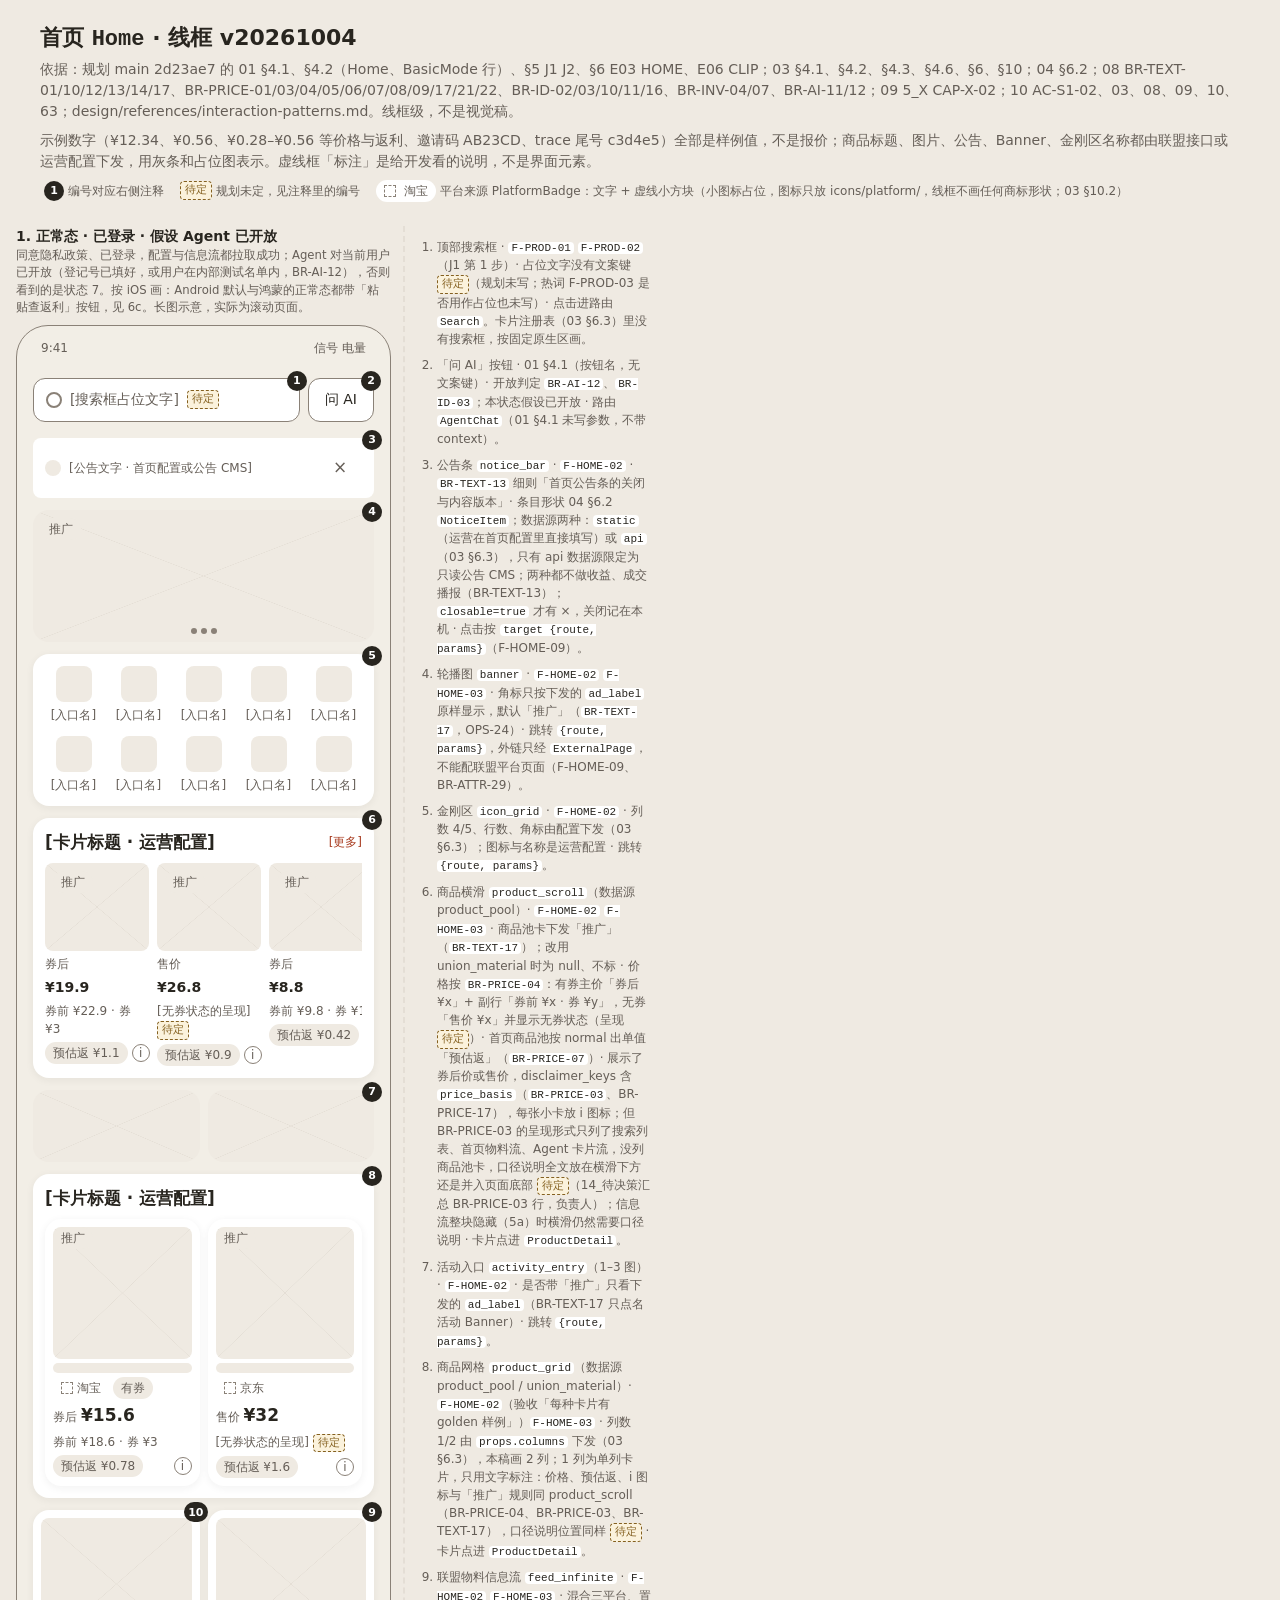
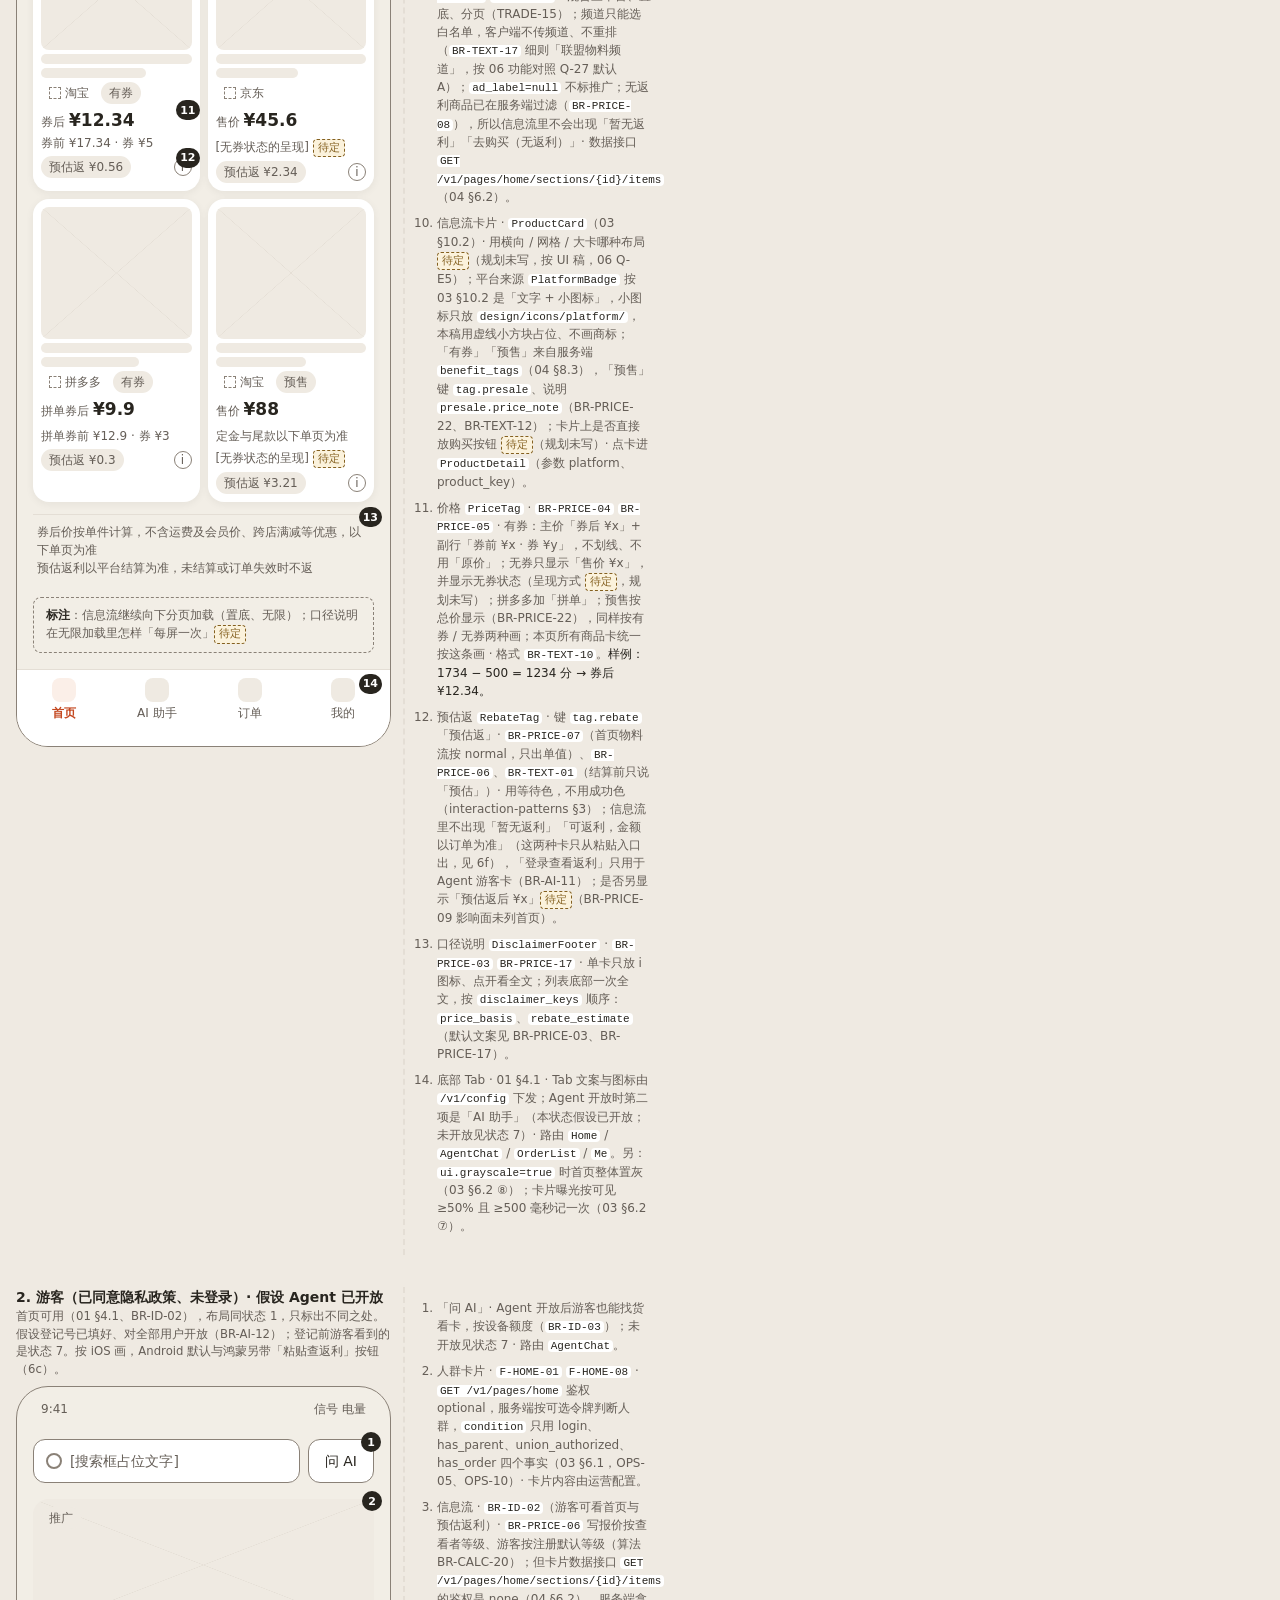
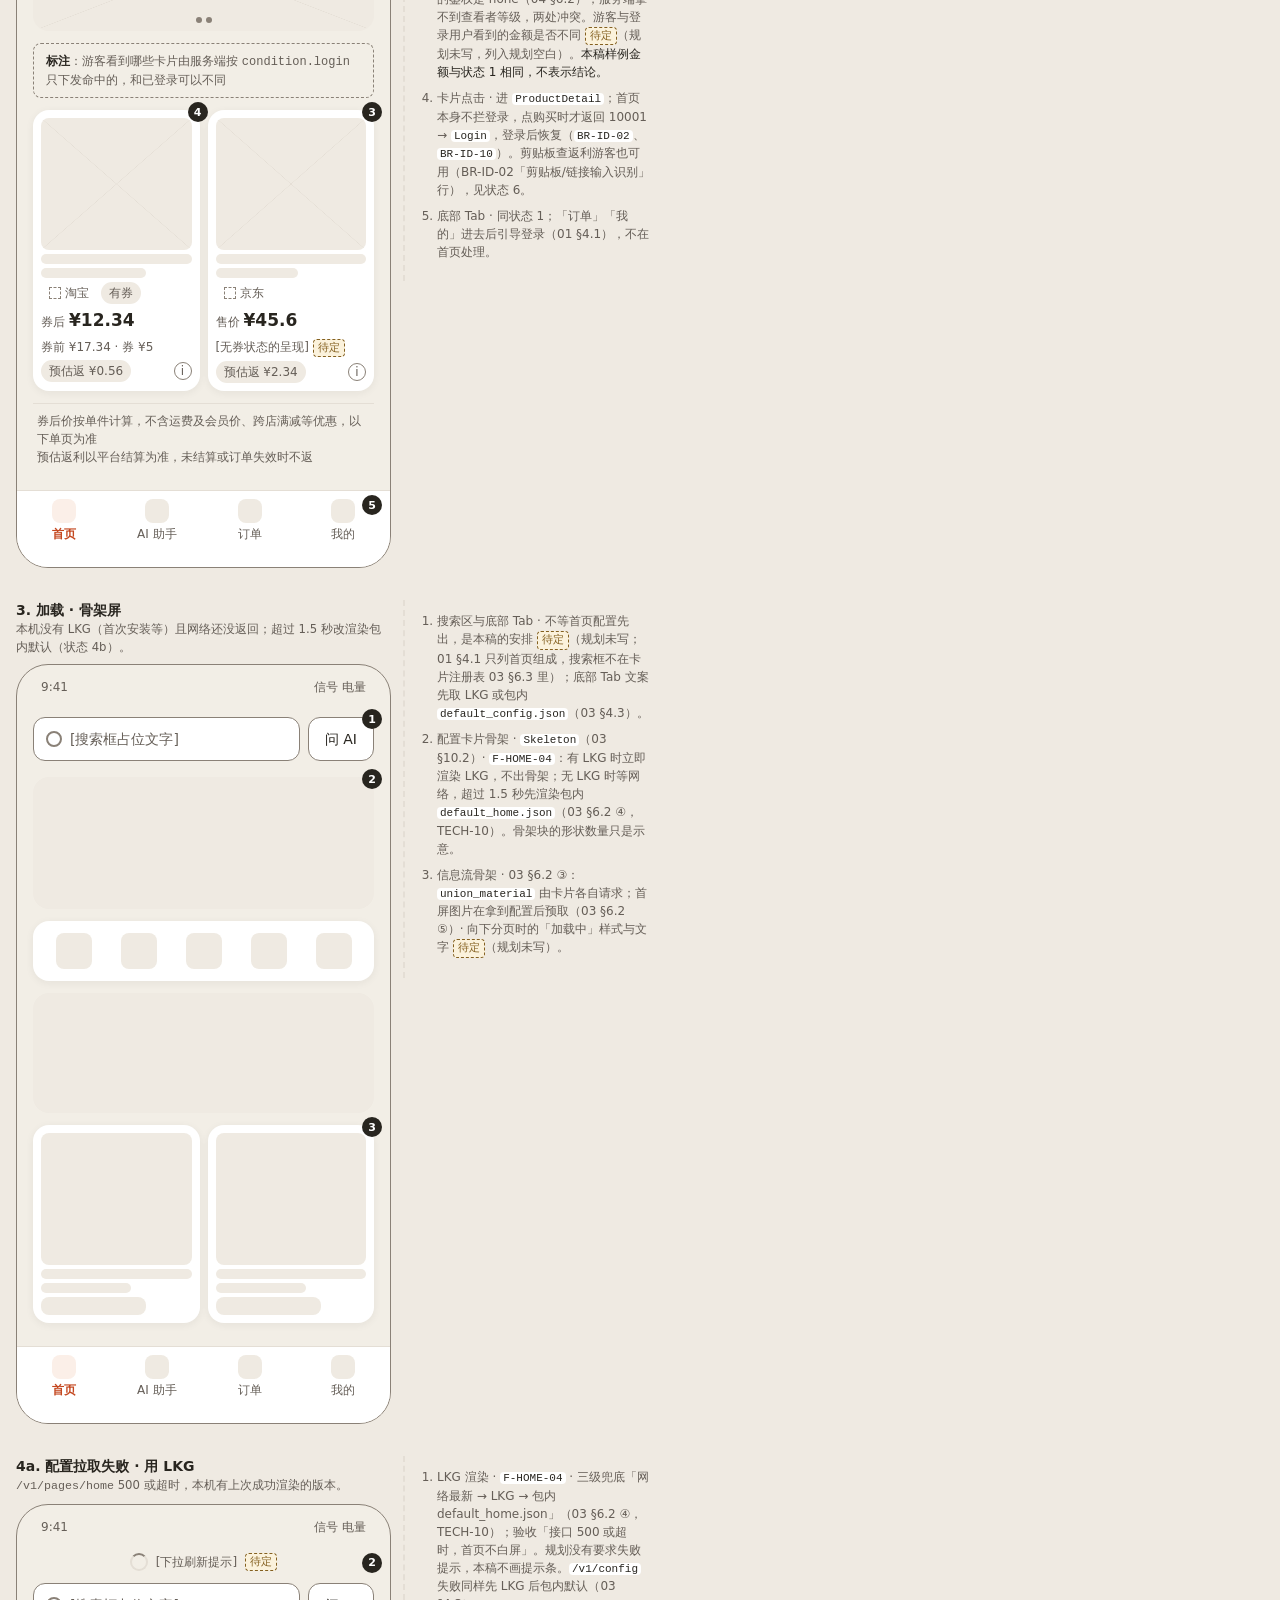
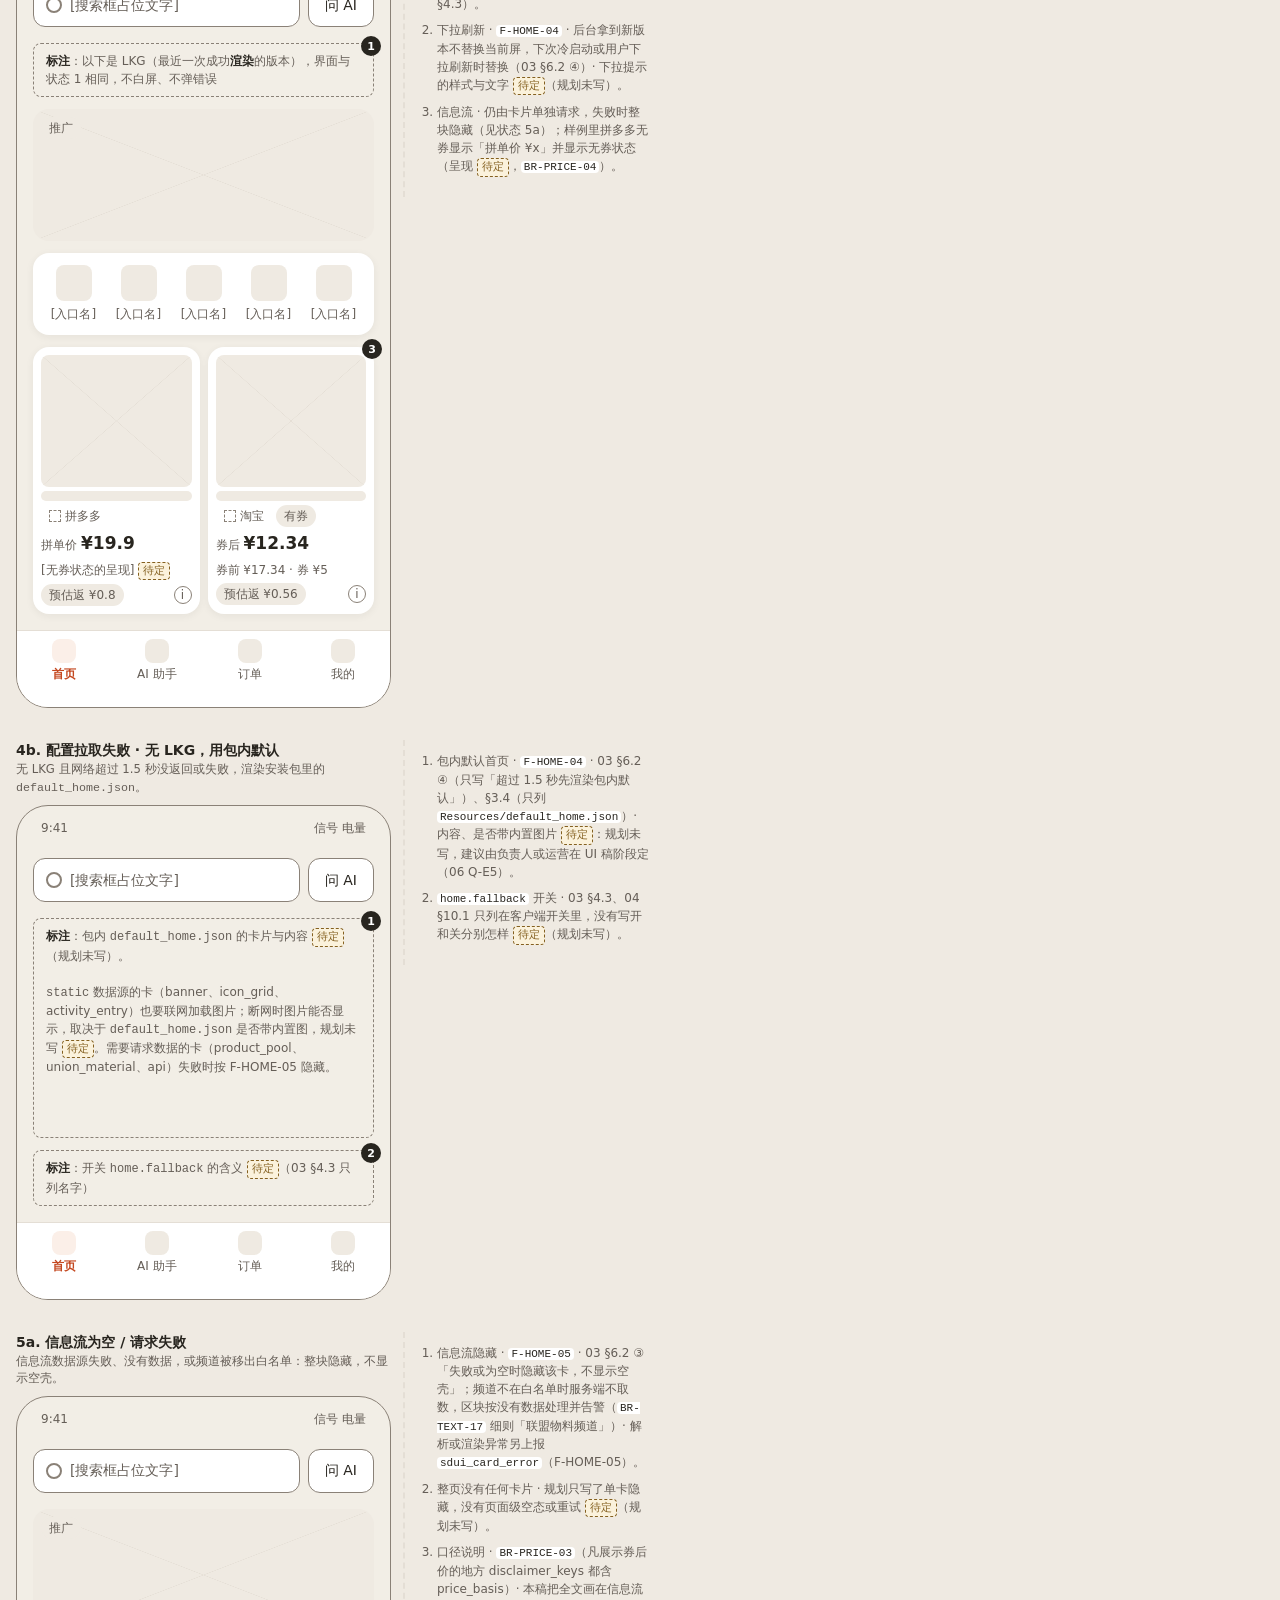
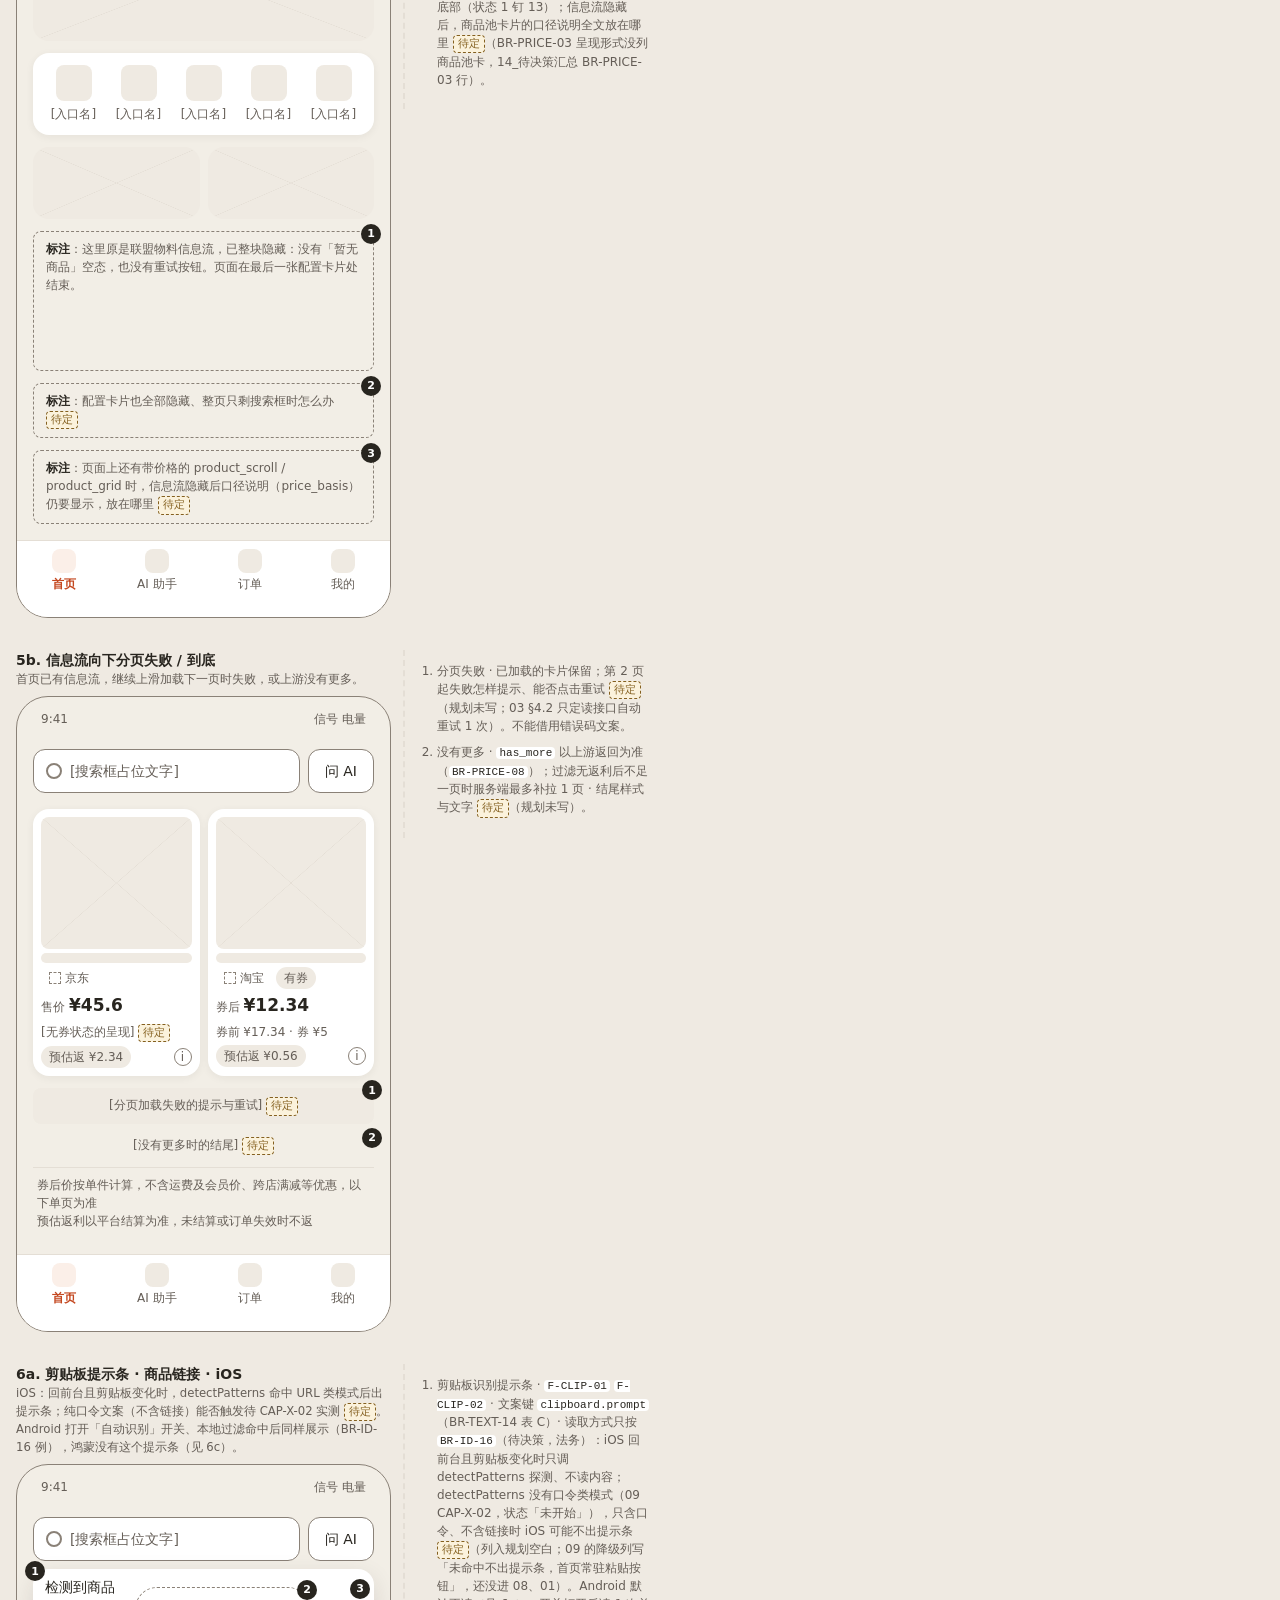
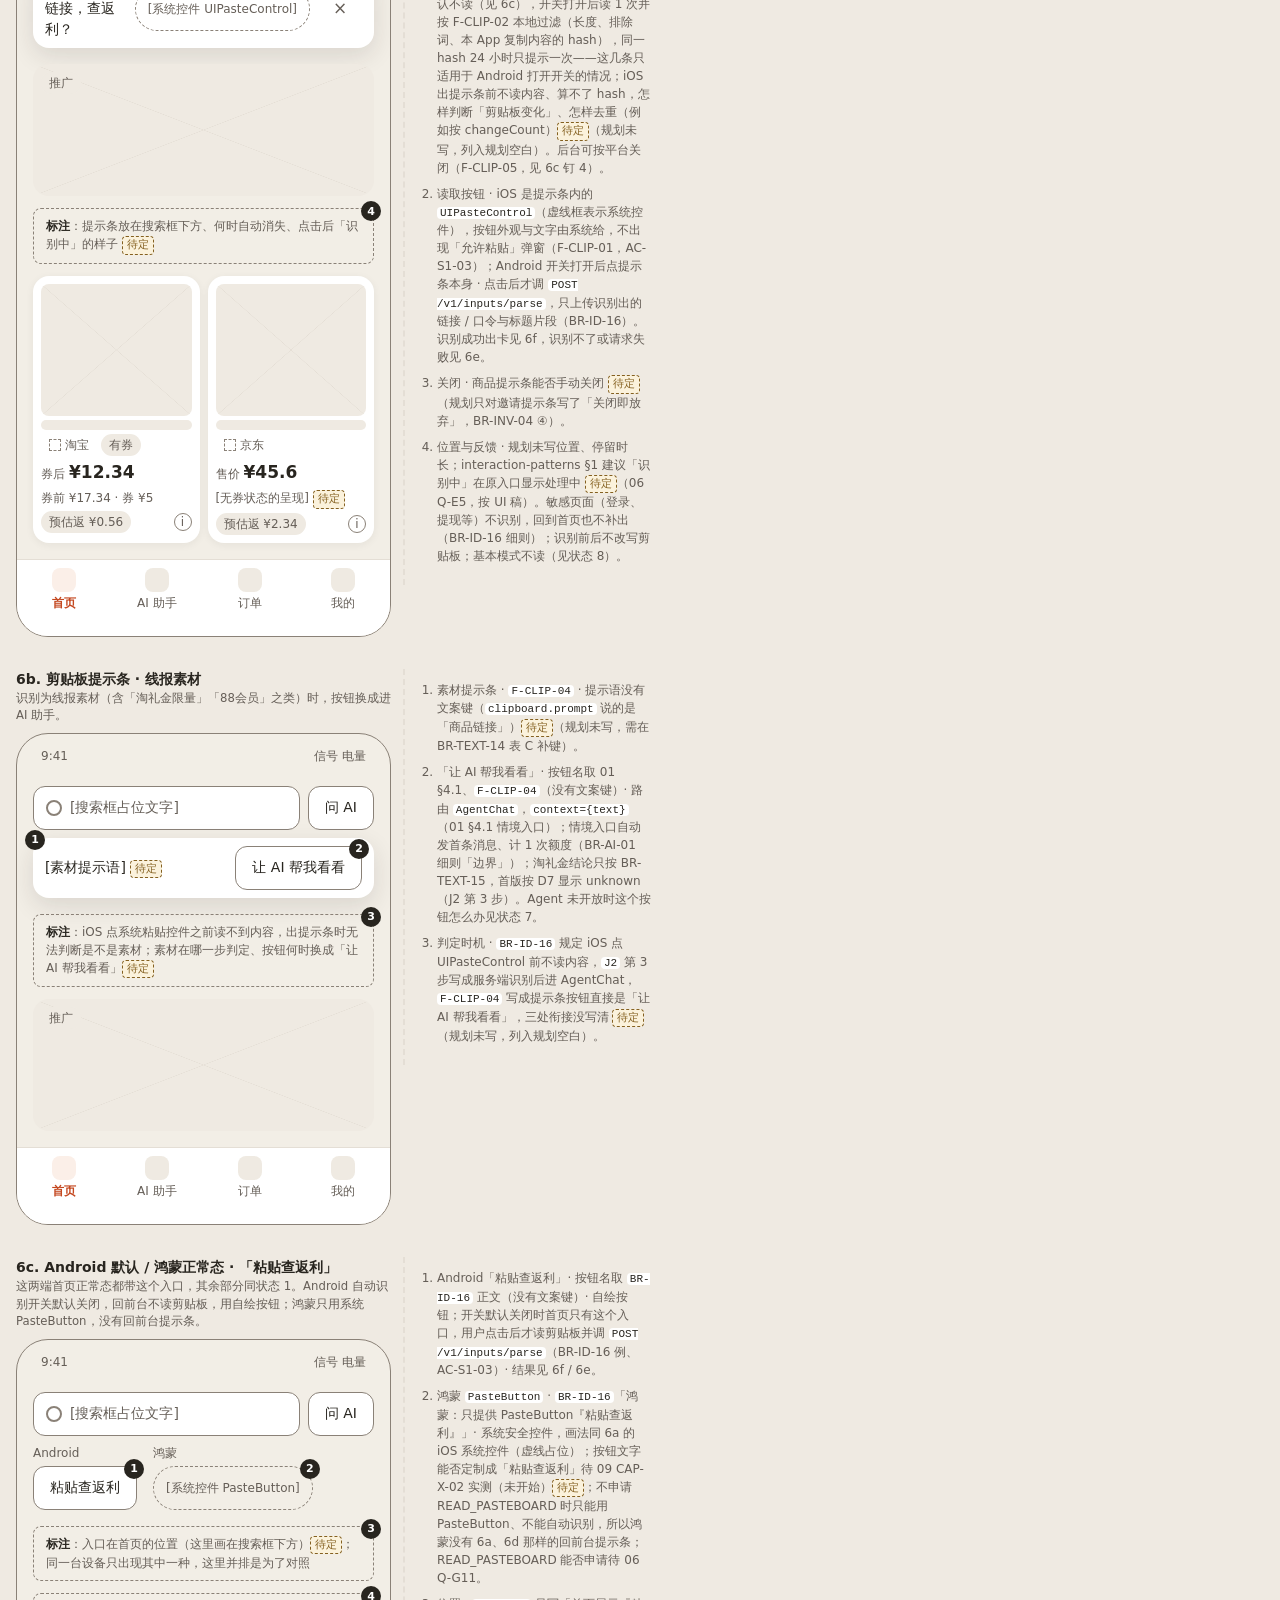
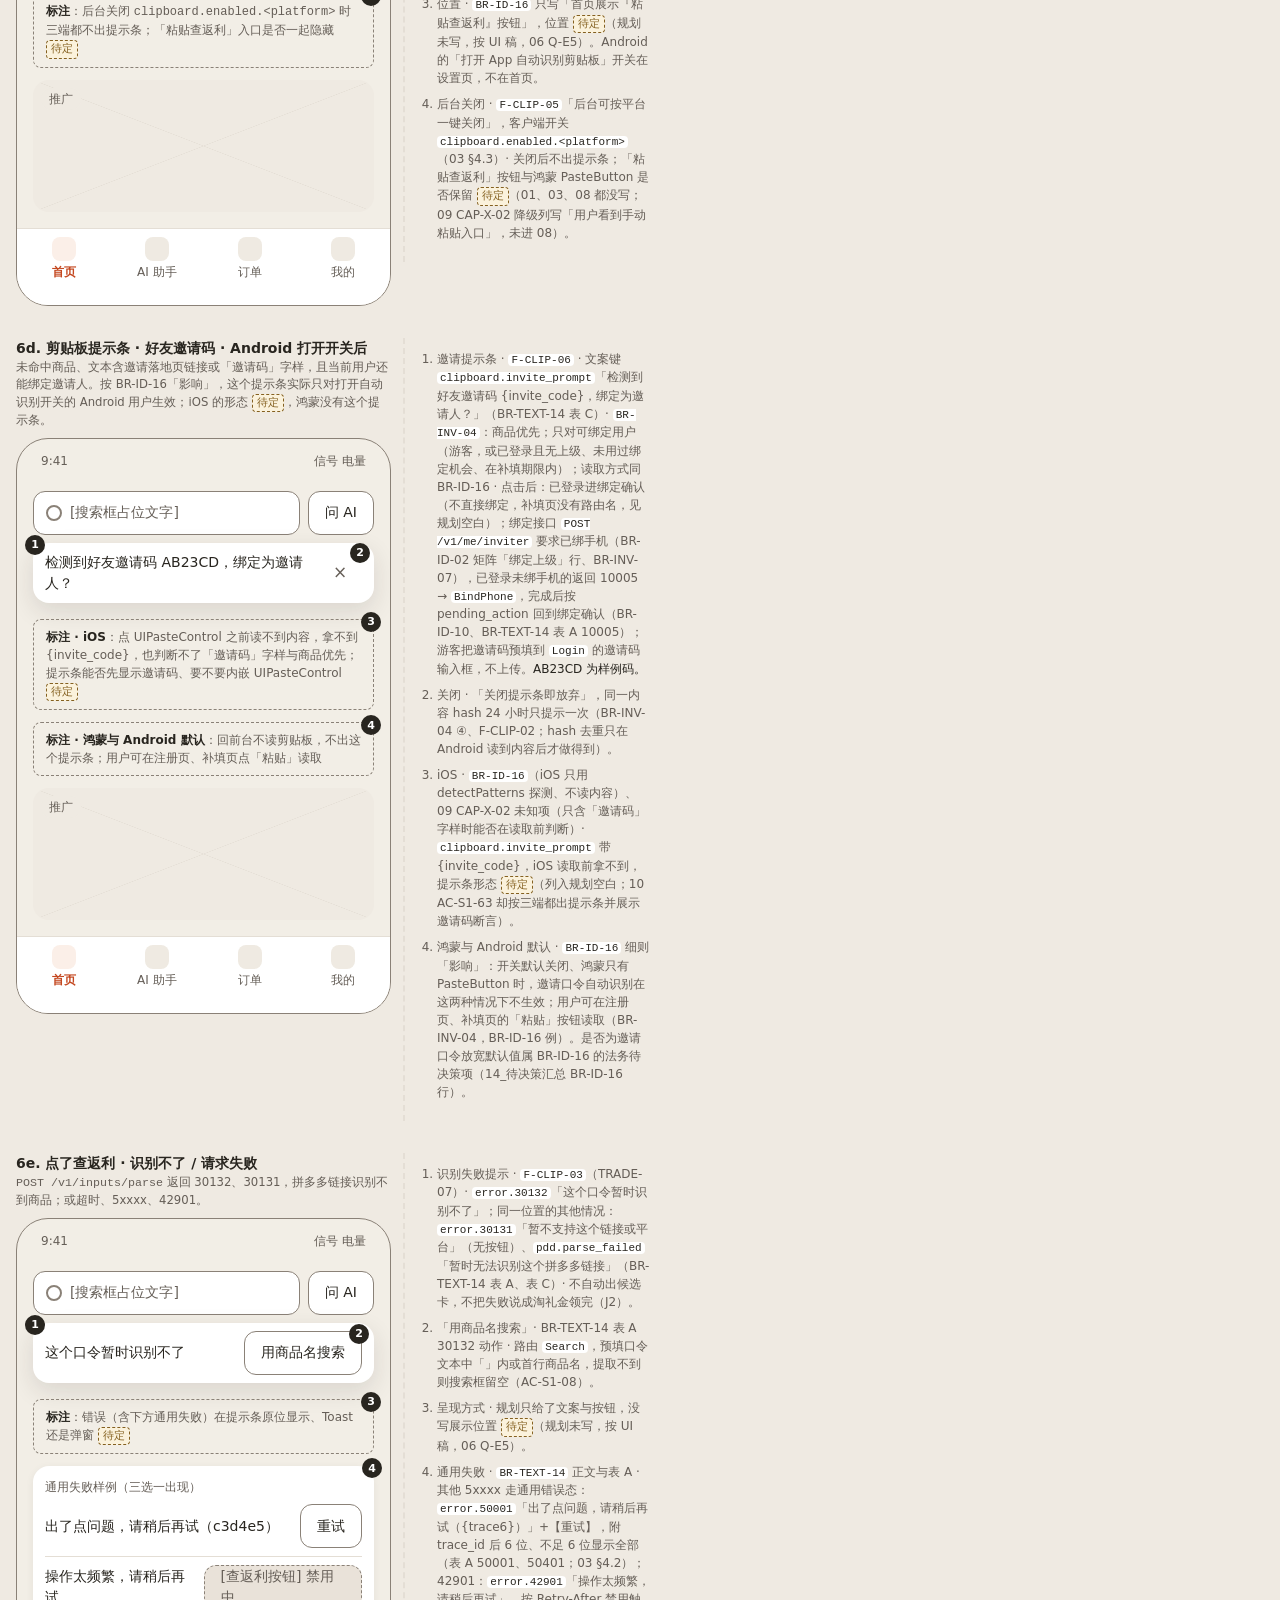
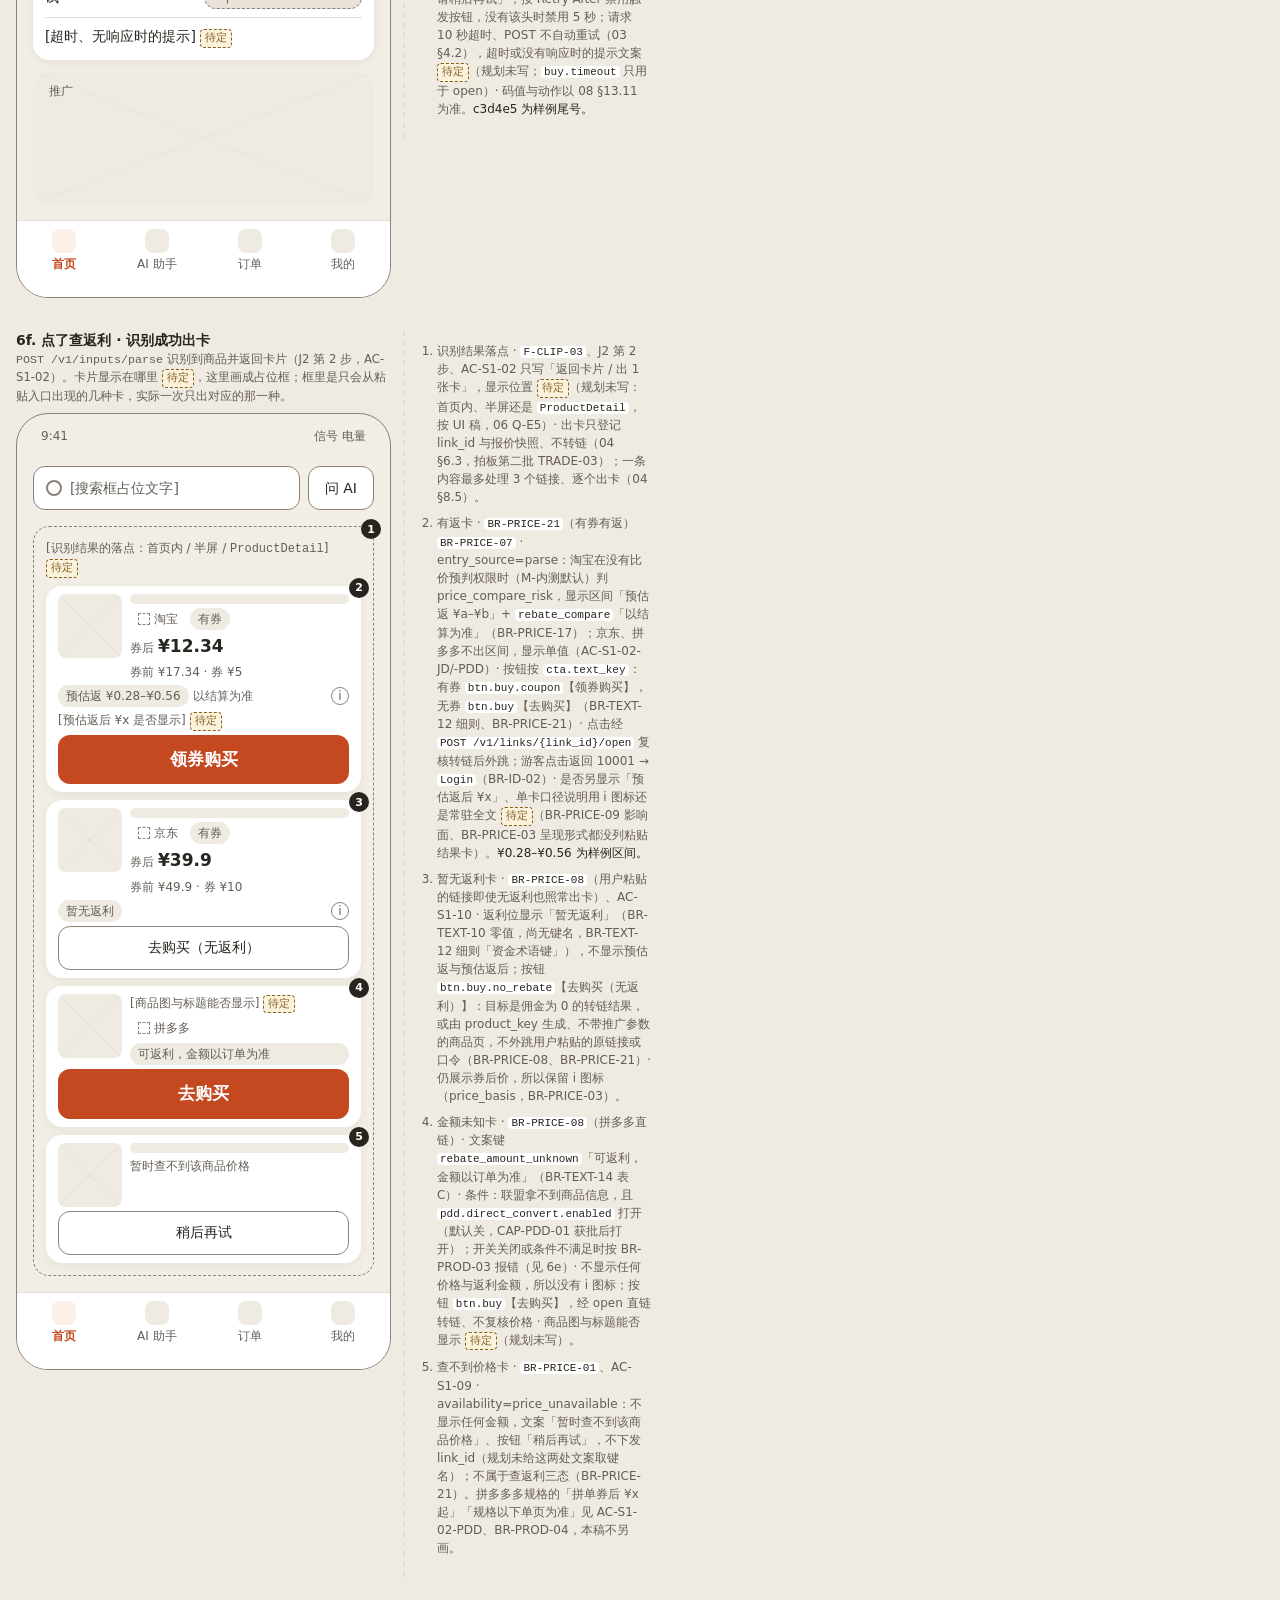
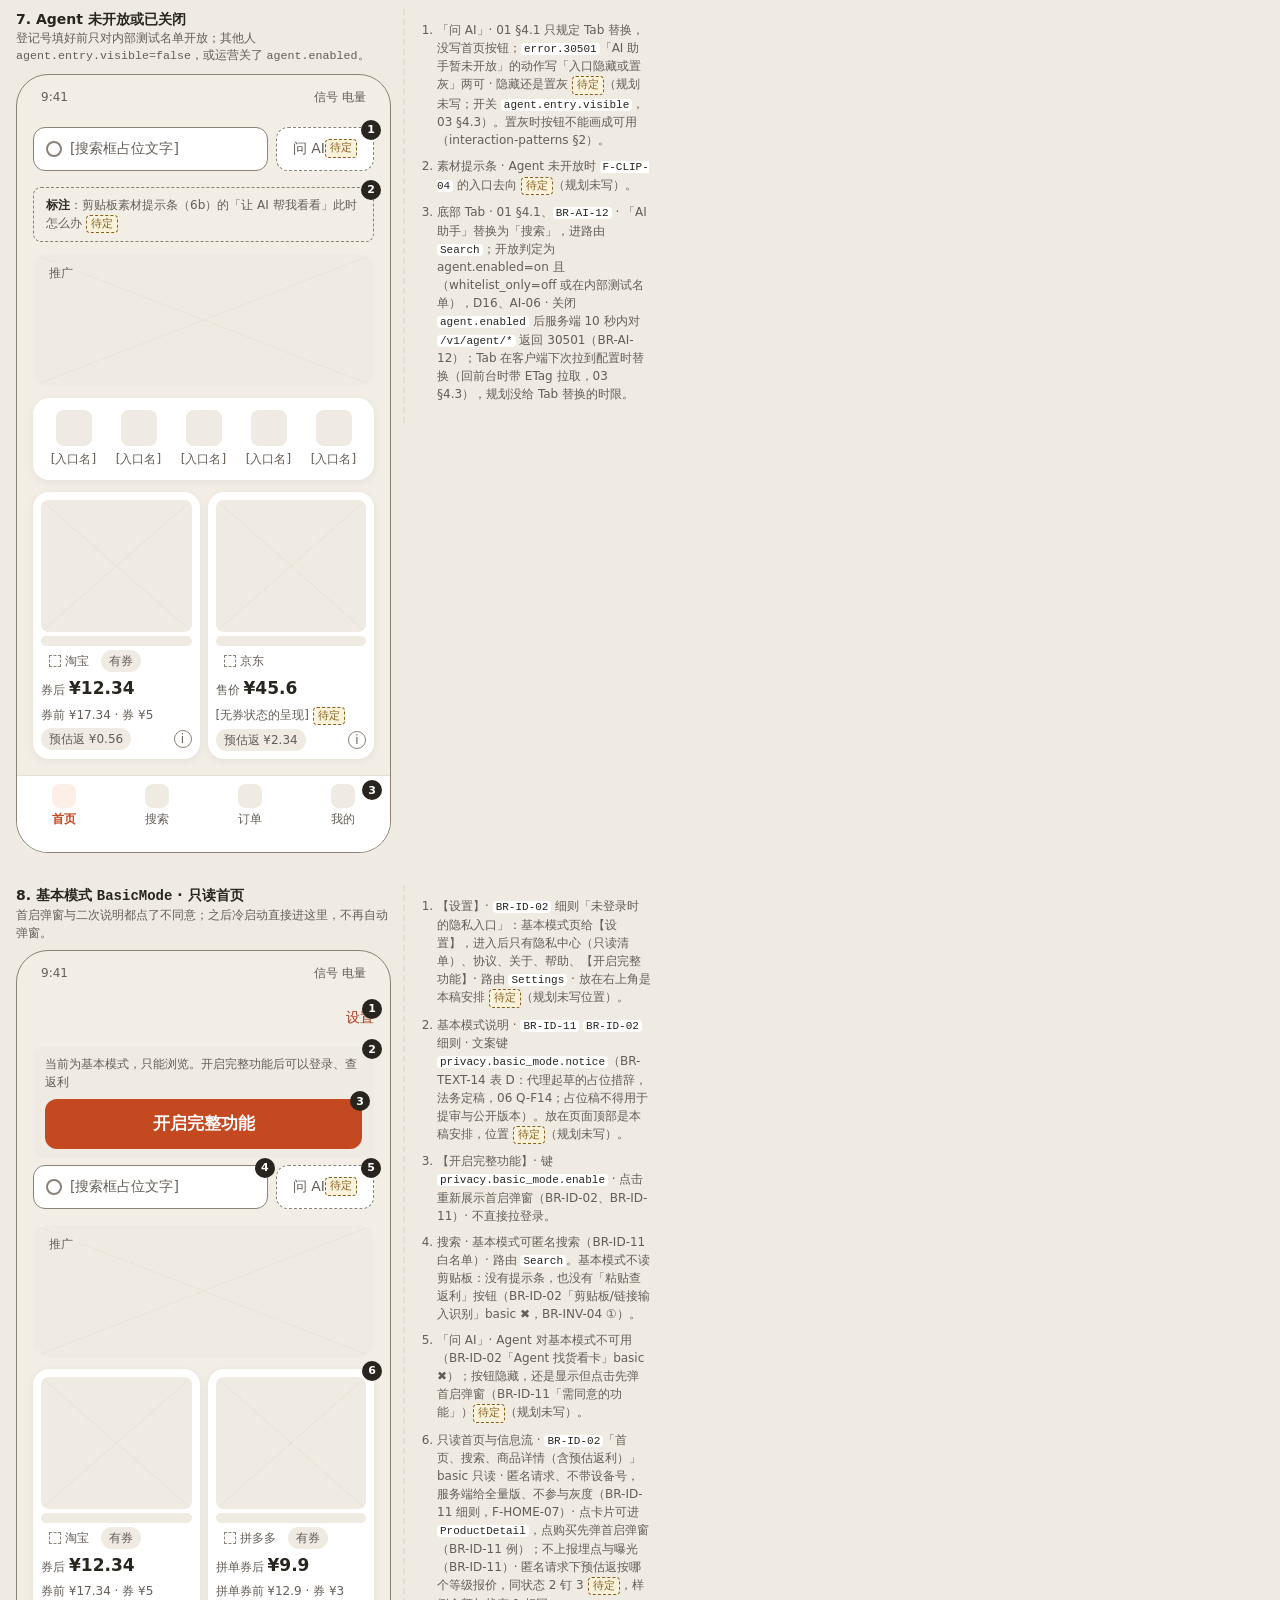
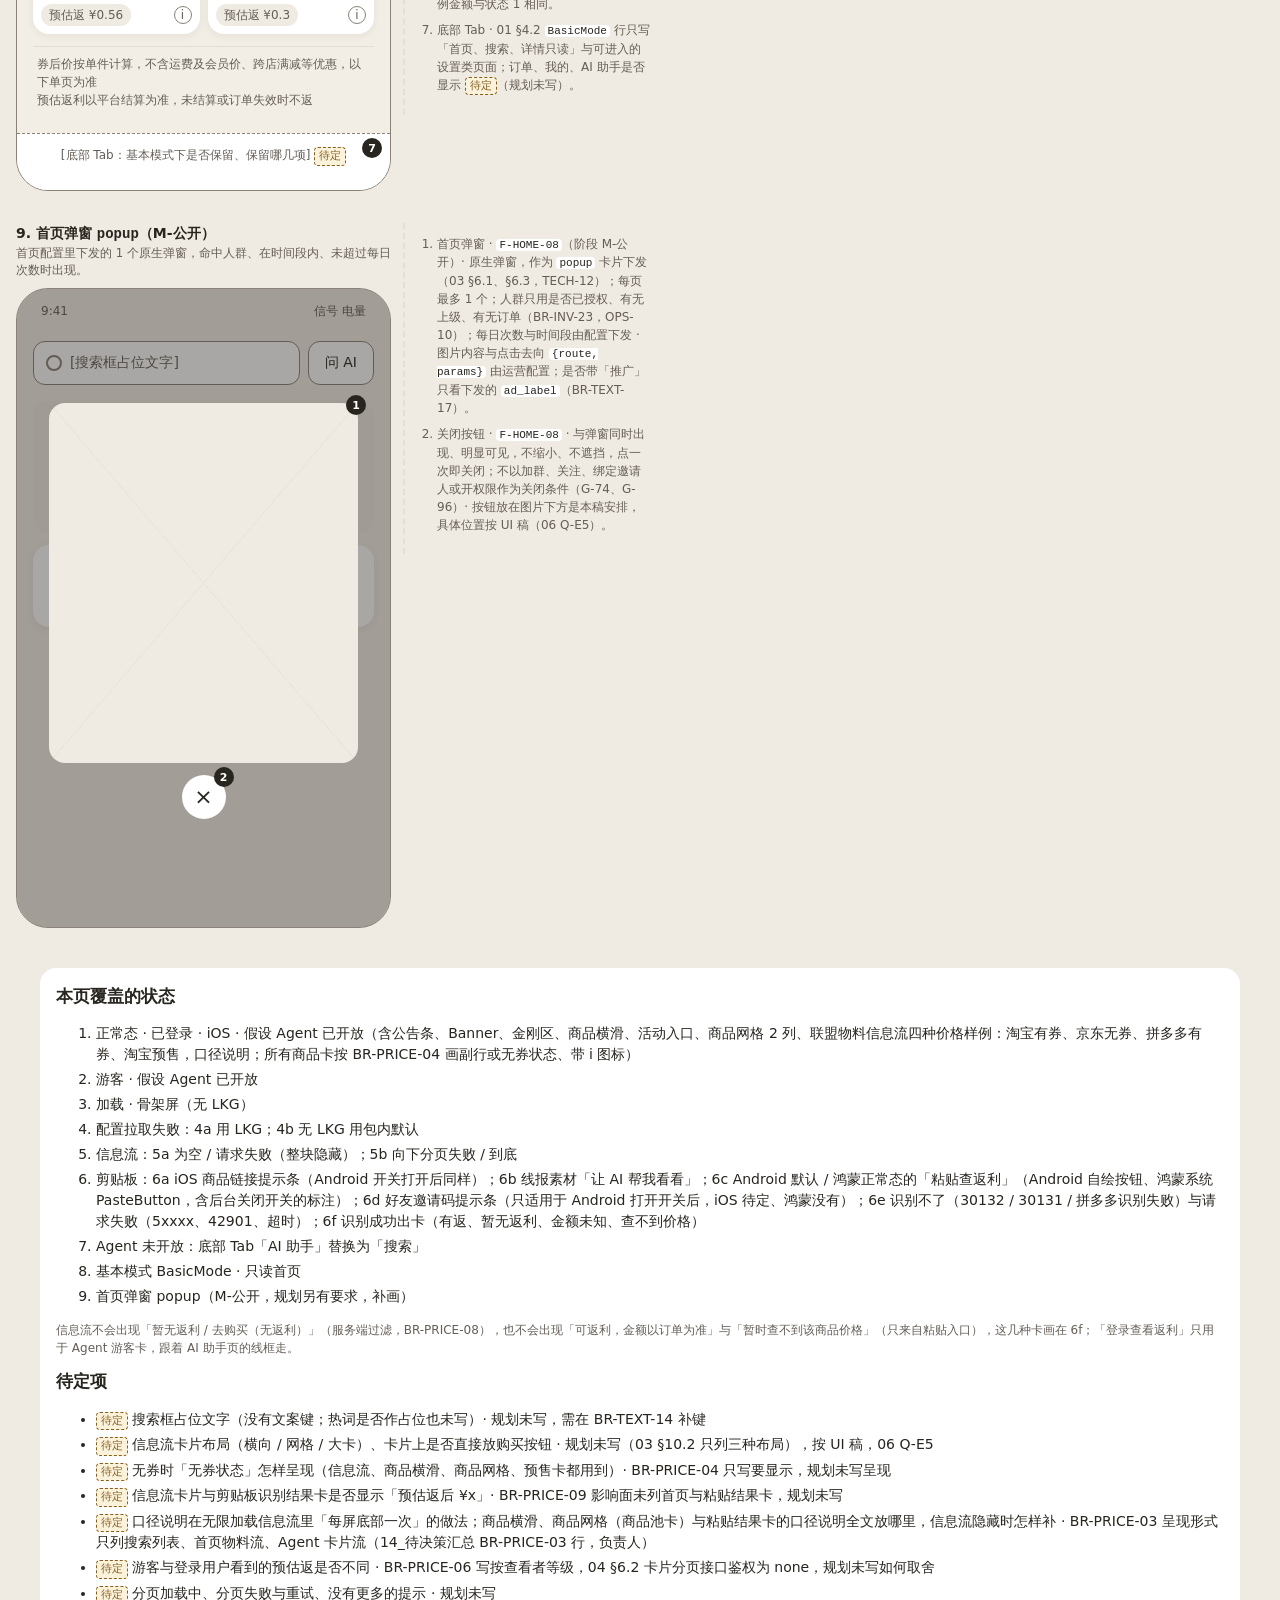
<file: design/wireframes/home-v20261004.html>
<!doctype html>
<html lang="zh-CN">
<head>
<meta charset="utf-8">
<meta name="viewport" content="width=device-width, initial-scale=1">
<title>线框 · 首页 Home · v20261004</title>
<link rel="stylesheet" href="../tokens/variables.css">
<link rel="stylesheet" href="../tokens/foundations.css">
<link rel="stylesheet" href="wireframe.css">
<style>
  /* 本页专用（hm- 前缀）：颜色、字号、间距、圆角只用令牌；宽高为线框尺寸。 */
  .hm-top { flex: none; display: flex; flex-direction: column; gap: var(--space-2); padding: var(--space-2) var(--space-4) var(--space-1); }
  .hm-search { display: flex; align-items: center; gap: var(--space-2); }
  .hm-search__field { flex: 1; display: flex; align-items: center; gap: var(--space-2); color: var(--color-text-secondary); font-size: var(--font-size-footnote); }
  .hm-search__icon { flex: none; width: 16px; height: 16px; border: 2px solid var(--color-border-control); border-radius: var(--radius-pill); }
  .hm-ask { flex: none; }
  .hm-ask--todo { border-style: dashed; color: var(--color-text-secondary); }
  .hm-notice { display: flex; align-items: center; gap: var(--space-2); padding: var(--space-2) var(--space-3); border-radius: var(--radius-small); background: var(--color-background-surface); font-size: var(--font-size-caption); color: var(--color-text-secondary); }
  .hm-notice__text { flex: 1; }
  .hm-notice__dot { flex: none; width: 16px; height: 16px; border-radius: var(--radius-small); background: var(--color-background-muted); }
  .hm-close { flex: none; display: inline-flex; align-items: center; justify-content: center; color: var(--color-text-secondary); font-size: var(--font-size-body); line-height: 1; }
  .hm-banner { position: relative; }
  .hm-banner .wf-img { width: 100%; height: 132px; border-radius: var(--radius-card); }
  .hm-adtag { position: absolute; top: var(--space-2); left: var(--space-2); }
  .hm-dots { position: absolute; bottom: var(--space-2); left: 0; right: 0; display: flex; justify-content: center; gap: var(--space-1); }
  .hm-dots i { width: 6px; height: 6px; border-radius: var(--radius-pill); background: var(--color-border-control); }
  .hm-icongrid { display: grid; grid-template-columns: repeat(5, 1fr); gap: var(--space-3) var(--space-2); text-align: center; font-size: var(--font-size-caption); color: var(--color-text-secondary); }
  .hm-icongrid i { display: block; width: 36px; height: 36px; margin: 0 auto var(--space-1); border-radius: var(--radius-small); background: var(--color-background-muted); }
  .hm-section-head { display: flex; align-items: center; justify-content: space-between; margin-bottom: var(--space-2); }
  .hm-scroll { display: flex; gap: var(--space-2); overflow: hidden; }
  .hm-mini { position: relative; flex: none; width: 104px; display: flex; flex-direction: column; gap: var(--space-1); }
  .hm-mini .wf-img { width: 104px; height: 88px; }
  .hm-activity { display: grid; grid-template-columns: 1fr 1fr; gap: var(--space-2); }
  .hm-activity .wf-img { width: 100%; height: 72px; border-radius: var(--radius-card); }
  .hm-feed { display: grid; grid-template-columns: 1fr 1fr; gap: var(--space-2); }
  .hm-pcard { position: relative; display: flex; flex-direction: column; gap: var(--space-1); padding: var(--space-2); border-radius: var(--radius-card); background: var(--color-background-surface); box-shadow: var(--shadow-card); }
  .hm-pcard .wf-img { width: 100%; height: 132px; }
  .hm-pcard__tags { display: flex; flex-wrap: wrap; gap: var(--space-1); }
  .hm-price { display: flex; align-items: baseline; gap: var(--space-1); flex-wrap: wrap; }
  .hm-price .wf-amount { font-size: var(--font-size-body); }
  .hm-sub { font-size: var(--font-size-caption); color: var(--color-text-secondary); }
  .hm-rebate { display: flex; align-items: center; justify-content: space-between; gap: var(--space-1); }
  .hm-info { flex: none; display: inline-flex; align-items: center; justify-content: center; width: 18px; height: 18px; border: 1px solid var(--color-border-control); border-radius: var(--radius-pill); font-size: var(--font-size-caption); line-height: 1; color: var(--color-text-secondary); }
  .hm-disclaimer { position: relative; padding: var(--space-2) var(--space-1); border-top: 1px solid var(--color-border-subtle); font-size: var(--font-size-caption); color: var(--color-text-secondary); }
  .hm-anno { padding: var(--space-2) var(--space-3); border: 1px dashed var(--color-border-control); border-radius: var(--radius-small); background: transparent; font-size: var(--font-size-caption); color: var(--color-text-secondary); }
  .hm-anno b { color: var(--color-text-primary); }
  .hm-clip { position: relative; display: flex; align-items: center; gap: var(--space-2); padding: var(--space-2) var(--space-3); border-radius: var(--radius-card); background: var(--color-background-surface); box-shadow: var(--shadow-floating); }
  .hm-clip__text { flex: 1; }
  .hm-syspaste { flex: none; display: inline-flex; align-items: center; min-height: var(--interaction-target-minimum); padding: 0 var(--space-3); border: 1px dashed var(--color-border-control); border-radius: var(--radius-pill); font-size: var(--font-size-caption); color: var(--color-text-secondary); }
  .hm-tabbar-todo { flex: none; padding: var(--space-3) var(--space-4) var(--space-6); border-top: 1px dashed var(--color-border-control); background: var(--color-background-surface); text-align: center; font-size: var(--font-size-caption); color: var(--color-text-secondary); }
  .hm-popup { position: absolute; left: var(--space-8); right: var(--space-8); top: 18%; z-index: 3; display: flex; flex-direction: column; align-items: center; gap: var(--space-3); }
  .hm-popup .wf-img { width: 100%; height: 360px; border-radius: var(--radius-card); }
  .hm-popup__close { display: inline-flex; align-items: center; justify-content: center; border-radius: var(--radius-pill); background: var(--color-background-surface); font-size: var(--font-size-title); line-height: 1; color: var(--color-text-primary); }
  .hm-ptr { display: flex; align-items: center; justify-content: center; gap: var(--space-2); padding: var(--space-1) 0; font-size: var(--font-size-caption); color: var(--color-text-secondary); }
  .hm-spinner { display: inline-block; width: 18px; height: 18px; border: 2px solid var(--color-border-subtle); border-top-color: var(--color-border-control); border-radius: var(--radius-pill); }
  .hm-sk-grid { display: grid; grid-template-columns: repeat(5, 1fr); gap: var(--space-3) var(--space-2); }
  .hm-sk-grid .wf-skeleton { width: 36px; height: 36px; margin: 0 auto; }
  .hm-basic { display: flex; flex-direction: column; gap: var(--space-2); }
  .hm-navbtn { flex: none; font-size: var(--font-size-footnote); font-weight: var(--font-weight-regular); color: var(--color-text-link); }
  .hm-paste { align-self: flex-start; }
  .wf-notes .hm-sample { color: var(--color-text-primary); }
  /* 状态标题较长时不把左列撑宽，保持手机 375 宽、注释列紧贴右侧 */
  .wf-state > div:first-child { max-width: 375px; }
  /* PlatformBadge 的小图标占位（03 §10.2「文字 + 小图标」）：中性虚线方块，不画任何商标形状；图标本身只放 design/icons/platform/ */
  .wf-tag--source::before { content: ""; flex: none; width: 10px; height: 10px; margin-right: var(--space-1); border: 1px dashed var(--color-border-control); }
  .hm-mini .hm-sub { line-height: var(--font-line-height-caption); }
  .hm-mini .hm-rebate { justify-content: flex-start; }
  .hm-pastes { display: flex; align-items: flex-end; gap: var(--space-4); }
  .hm-pastes__col { display: flex; flex-direction: column; gap: var(--space-1); }
  .hm-result { position: relative; display: flex; flex-direction: column; gap: var(--space-2); padding: var(--space-3); border: 1px dashed var(--color-border-control); border-radius: var(--radius-card); }
  .hm-result__head { font-size: var(--font-size-caption); color: var(--color-text-secondary); }
  .hm-rcard { position: relative; display: flex; flex-direction: column; gap: var(--space-1); padding: var(--space-2) var(--space-3); border-radius: var(--radius-card); background: var(--color-background-surface); box-shadow: var(--shadow-card); }
  .hm-rcard__main { display: flex; gap: var(--space-2); }
  .hm-rcard__main .wf-img { width: 64px; height: 64px; }
  .hm-rcard__info { flex: 1; display: flex; flex-direction: column; gap: var(--space-1); }
  .hm-fail { display: flex; flex-direction: column; gap: var(--space-2); }
  .hm-fail__row { display: flex; align-items: center; justify-content: space-between; gap: var(--space-2); }
  .hm-btn-off { background: var(--color-button-primary-disabled-background); color: var(--color-button-primary-disabled-text); border-style: dashed; }
  /* 遮罩：wireframe.css 的 .wf-scrim 写死了 rgba 色值，本页改用令牌 + 不透明度覆盖，不改共用样式 */
  .wf-scrim { background: var(--color-text-primary); opacity: 0.4; }
  /* 贴满手机宽度的条（Tab、下拉提示）上的编号钉放到内侧，避免被手机圆角裁掉 */
  .wf-pin.hm-pin-in { top: var(--space-1); right: var(--space-2); }
  /* 提示条右侧已有按钮的编号钉，条本身的钉放左上角 */
  .wf-pin.hm-pin-left { right: auto; left: calc(var(--space-2) * -1); }
</style>
</head>
<body>
<header class="wf-head">
  <h1>首页 <code>Home</code> · 线框 v20261004</h1>
  <p>依据：规划 main 2d23ae7 的 01 §4.1、§4.2（Home、BasicMode 行）、§5 J1 J2、§6 E03 HOME、E06 CLIP；03 §4.1、§4.2、§4.3、§4.6、§6、§10；04 §6.2；08 BR-TEXT-01/10/12/13/14/17、BR-PRICE-01/03/04/05/06/07/08/09/17/21/22、BR-ID-02/03/10/11/16、BR-INV-04/07、BR-AI-11/12；09 5_X CAP-X-02；10 AC-S1-02、03、08、09、10、63；design/references/interaction-patterns.md。线框级，不是视觉稿。</p>
  <p>示例数字（¥12.34、¥0.56、¥0.28–¥0.56 等价格与返利、邀请码 AB23CD、trace 尾号 c3d4e5）全部是样例值，不是报价；商品标题、图片、公告、Banner、金刚区名称都由联盟接口或运营配置下发，用灰条和占位图表示。虚线框「标注」是给开发看的说明，不是界面元素。</p>
  <div class="wf-legend"><span><span class="wf-pin wf-pin--inline">1</span> 编号对应右侧注释</span><span><span class="wf-todo-tag">待定</span> 规划未定，见注释里的编号</span><span><span class="wf-tag wf-tag--source">淘宝</span> 平台来源 PlatformBadge：文字 + 虚线小方块（小图标占位，图标只放 icons/platform/，线框不画任何商标形状；03 §10.2）</span></div>
</header>

<main class="wf-states">

  <!-- ===================== 状态 1 ===================== -->
  <section class="wf-state" aria-label="状态 1：正常态（已登录）">
    <div>
      <p class="wf-state__label">1. 正常态 · 已登录 · 假设 Agent 已开放<small>同意隐私政策、已登录，配置与信息流都拉取成功；Agent 对当前用户已开放（登记号已填好，或用户在内部测试名单内，BR-AI-12），否则看到的是状态 7。按 iOS 画：Android 默认与鸿蒙的正常态都带「粘贴查返利」按钮，见 6c。长图示意，实际为滚动页面。</small></p>
      <div class="wf-phone">
        <div class="wf-statusbar"><span>9:41</span><span>信号 电量</span></div>
        <div class="hm-top">
          <div class="hm-search">
            <div class="couli-control hm-search__field wf-anchor"><span class="wf-pin">1</span><span class="hm-search__icon"></span><span>[搜索框占位文字]</span> <span class="wf-todo-tag">待定</span></div>
            <span class="wf-btn hm-ask wf-anchor"><span class="wf-pin">2</span>问 AI</span>
          </div>
        </div>
        <div class="wf-body">
          <div class="hm-notice wf-anchor"><span class="wf-pin">3</span><span class="hm-notice__dot"></span><span class="hm-notice__text">[公告文字 · 首页配置或公告 CMS]</span><span class="hm-close couli-touch-target" aria-label="关闭公告">×</span></div>

          <div class="hm-banner wf-anchor"><span class="wf-pin">4</span><div class="wf-img"></div><span class="wf-tag hm-adtag">推广</span><div class="hm-dots"><i></i><i></i><i></i></div></div>

          <div class="wf-card wf-anchor"><span class="wf-pin">5</span>
            <div class="hm-icongrid">
              <span><i></i>[入口名]</span><span><i></i>[入口名]</span><span><i></i>[入口名]</span><span><i></i>[入口名]</span><span><i></i>[入口名]</span>
              <span><i></i>[入口名]</span><span><i></i>[入口名]</span><span><i></i>[入口名]</span><span><i></i>[入口名]</span><span><i></i>[入口名]</span>
            </div>
          </div>

          <div class="wf-card wf-anchor"><span class="wf-pin">6</span>
            <div class="hm-section-head"><span class="wf-title">[卡片标题 · 运营配置]</span><span class="wf-link wf-caption">[更多]</span></div>
            <div class="hm-scroll">
              <div class="hm-mini"><div class="wf-img"></div><span class="wf-tag hm-adtag">推广</span><span class="hm-sub">券后</span><span class="wf-amount">¥19.9</span><span class="hm-sub">券前 ¥22.9 · 券 ¥3</span><div class="hm-rebate"><span class="wf-tag wf-tag--pending">预估返 ¥1.1</span><span class="hm-info" aria-label="口径说明">i</span></div></div>
              <div class="hm-mini"><div class="wf-img"></div><span class="wf-tag hm-adtag">推广</span><span class="hm-sub">售价</span><span class="wf-amount">¥26.8</span><span class="hm-sub">[无券状态的呈现] <span class="wf-todo-tag">待定</span></span><div class="hm-rebate"><span class="wf-tag wf-tag--pending">预估返 ¥0.9</span><span class="hm-info" aria-label="口径说明">i</span></div></div>
              <div class="hm-mini"><div class="wf-img"></div><span class="wf-tag hm-adtag">推广</span><span class="hm-sub">券后</span><span class="wf-amount">¥8.8</span><span class="hm-sub">券前 ¥9.8 · 券 ¥1</span><div class="hm-rebate"><span class="wf-tag wf-tag--pending">预估返 ¥0.42</span><span class="hm-info" aria-label="口径说明">i</span></div></div>
            </div>
          </div>

          <div class="hm-activity wf-anchor"><span class="wf-pin">7</span><div class="wf-img"></div><div class="wf-img"></div></div>

          <div class="wf-card wf-anchor"><span class="wf-pin">8</span>
            <div class="hm-section-head"><span class="wf-title">[卡片标题 · 运营配置]</span></div>
            <div class="hm-feed">
              <div class="hm-pcard">
                <div class="wf-img"></div><span class="wf-tag hm-adtag">推广</span>
                <div class="wf-line" style="width: 100%"></div>
                <div class="hm-pcard__tags"><span class="wf-tag wf-tag--source">淘宝</span><span class="wf-tag">有券</span></div>
                <div class="hm-price"><span class="hm-sub">券后</span><span class="wf-amount">¥15.6</span></div>
                <div class="hm-sub">券前 ¥18.6 · 券 ¥3</div>
                <div class="hm-rebate"><span class="wf-tag wf-tag--pending">预估返 ¥0.78</span><span class="hm-info" aria-label="口径说明">i</span></div>
              </div>
              <div class="hm-pcard">
                <div class="wf-img"></div><span class="wf-tag hm-adtag">推广</span>
                <div class="wf-line" style="width: 100%"></div>
                <div class="hm-pcard__tags"><span class="wf-tag wf-tag--source">京东</span></div>
                <div class="hm-price"><span class="hm-sub">售价</span><span class="wf-amount">¥32</span></div>
                <div class="hm-sub">[无券状态的呈现] <span class="wf-todo-tag">待定</span></div>
                <div class="hm-rebate"><span class="wf-tag wf-tag--pending">预估返 ¥1.6</span><span class="hm-info" aria-label="口径说明">i</span></div>
              </div>
            </div>
          </div>

          <div class="hm-feed wf-anchor"><span class="wf-pin">9</span>
            <div class="hm-pcard wf-anchor"><span class="wf-pin">10</span>
              <div class="wf-img"></div>
              <div class="wf-line" style="width: 100%"></div><div class="wf-line" style="width: 70%"></div>
              <div class="hm-pcard__tags"><span class="wf-tag wf-tag--source">淘宝</span><span class="wf-tag">有券</span></div>
              <div class="wf-anchor"><span class="wf-pin">11</span>
                <div class="hm-price"><span class="hm-sub">券后</span><span class="wf-amount">¥12.34</span></div>
                <div class="hm-sub">券前 ¥17.34 · 券 ¥5</div>
              </div>
              <div class="hm-rebate wf-anchor"><span class="wf-pin">12</span><span class="wf-tag wf-tag--pending">预估返 ¥0.56</span><span class="hm-info" aria-label="口径说明">i</span></div>
            </div>
            <div class="hm-pcard">
              <div class="wf-img"></div>
              <div class="wf-line" style="width: 100%"></div><div class="wf-line" style="width: 55%"></div>
              <div class="hm-pcard__tags"><span class="wf-tag wf-tag--source">京东</span></div>
              <div class="hm-price"><span class="hm-sub">售价</span><span class="wf-amount">¥45.6</span></div>
              <div class="hm-sub">[无券状态的呈现] <span class="wf-todo-tag">待定</span></div>
              <div class="hm-rebate"><span class="wf-tag wf-tag--pending">预估返 ¥2.34</span><span class="hm-info">i</span></div>
            </div>
            <div class="hm-pcard">
              <div class="wf-img"></div>
              <div class="wf-line" style="width: 100%"></div><div class="wf-line" style="width: 65%"></div>
              <div class="hm-pcard__tags"><span class="wf-tag wf-tag--source">拼多多</span><span class="wf-tag">有券</span></div>
              <div class="hm-price"><span class="hm-sub">拼单券后</span><span class="wf-amount">¥9.9</span></div>
              <div class="hm-sub">拼单券前 ¥12.9 · 券 ¥3</div>
              <div class="hm-rebate"><span class="wf-tag wf-tag--pending">预估返 ¥0.3</span><span class="hm-info">i</span></div>
            </div>
            <div class="hm-pcard">
              <div class="wf-img"></div>
              <div class="wf-line" style="width: 100%"></div><div class="wf-line" style="width: 60%"></div>
              <div class="hm-pcard__tags"><span class="wf-tag wf-tag--source">淘宝</span><span class="wf-tag">预售</span></div>
              <div class="hm-price"><span class="hm-sub">售价</span><span class="wf-amount">¥88</span></div>
              <div class="hm-sub">定金与尾款以下单页为准</div>
              <div class="hm-sub">[无券状态的呈现] <span class="wf-todo-tag">待定</span></div>
              <div class="hm-rebate"><span class="wf-tag wf-tag--pending">预估返 ¥3.21</span><span class="hm-info">i</span></div>
            </div>
          </div>

          <div class="hm-disclaimer wf-anchor"><span class="wf-pin">13</span>券后价按单件计算，不含运费及会员价、跨店满减等优惠，以下单页为准<br>预估返利以平台结算为准，未结算或订单失效时不返</div>
          <div class="hm-anno"><b>标注</b>：信息流继续向下分页加载（置底、无限）；口径说明在无限加载里怎样「每屏一次」<span class="wf-todo-tag">待定</span></div>
        </div>
        <nav class="wf-tabbar wf-anchor"><span class="wf-pin hm-pin-in">14</span><span class="is-active"><i></i>首页</span><span><i></i>AI 助手</span><span><i></i>订单</span><span><i></i>我的</span></nav>
      </div>
    </div>
    <ol class="wf-notes">
      <li>顶部搜索框 · <code>F-PROD-01</code> <code>F-PROD-02</code>（J1 第 1 步）· 占位文字没有文案键 <span class="wf-todo-tag">待定</span>（规划未写；热词 F-PROD-03 是否用作占位也未写）· 点击进路由 <code>Search</code>。卡片注册表（03 §6.3）里没有搜索框，按固定原生区画。</li>
      <li>「问 AI」按钮 · 01 §4.1（按钮名，无文案键）· 开放判定 <code>BR-AI-12</code>、<code>BR-ID-03</code>；本状态假设已开放 · 路由 <code>AgentChat</code>（01 §4.1 未写参数，不带 context）。</li>
      <li>公告条 <code>notice_bar</code> · <code>F-HOME-02</code> · <code>BR-TEXT-13</code> 细则「首页公告条的关闭与内容版本」· 条目形状 04 §6.2 <code>NoticeItem</code>；数据源两种：<code>static</code>（运营在首页配置里直接填写）或 <code>api</code>（03 §6.3），只有 api 数据源限定为只读公告 CMS；两种都不做收益、成交播报（BR-TEXT-13）；<code>closable=true</code> 才有 ×，关闭记在本机 · 点击按 <code>target {route, params}</code>（F-HOME-09）。</li>
      <li>轮播图 <code>banner</code> · <code>F-HOME-02</code> <code>F-HOME-03</code> · 角标只按下发的 <code>ad_label</code> 原样显示，默认「推广」（<code>BR-TEXT-17</code>，OPS-24）· 跳转 <code>{route, params}</code>，外链只经 <code>ExternalPage</code>，不能配联盟平台页面（F-HOME-09、BR-ATTR-29）。</li>
      <li>金刚区 <code>icon_grid</code> · <code>F-HOME-02</code> · 列数 4/5、行数、角标由配置下发（03 §6.3）；图标与名称是运营配置 · 跳转 <code>{route, params}</code>。</li>
      <li>商品横滑 <code>product_scroll</code>（数据源 product_pool）· <code>F-HOME-02</code> <code>F-HOME-03</code> · 商品池卡下发「推广」（<code>BR-TEXT-17</code>）；改用 union_material 时为 null、不标 · 价格按 <code>BR-PRICE-04</code>：有券主价「券后 ¥x」+ 副行「券前 ¥x · 券 ¥y」，无券「售价 ¥x」并显示无券状态（呈现 <span class="wf-todo-tag">待定</span>）· 首页商品池按 normal 出单值「预估返」（<code>BR-PRICE-07</code>）· 展示了券后价或售价，disclaimer_keys 含 <code>price_basis</code>（<code>BR-PRICE-03</code>、BR-PRICE-17），每张小卡放 i 图标；但 BR-PRICE-03 的呈现形式只列了搜索列表、首页物料流、Agent 卡片流，没列商品池卡，口径说明全文放在横滑下方还是并入页面底部 <span class="wf-todo-tag">待定</span>（14_待决策汇总 BR-PRICE-03 行，负责人）；信息流整块隐藏（5a）时横滑仍然需要口径说明 · 卡片点进 <code>ProductDetail</code>。</li>
      <li>活动入口 <code>activity_entry</code>（1–3 图）· <code>F-HOME-02</code> · 是否带「推广」只看下发的 <code>ad_label</code>（BR-TEXT-17 只点名活动 Banner）· 跳转 <code>{route, params}</code>。</li>
      <li>商品网格 <code>product_grid</code>（数据源 product_pool / union_material）· <code>F-HOME-02</code>（验收「每种卡片有 golden 样例」）<code>F-HOME-03</code> · 列数 1/2 由 <code>props.columns</code> 下发（03 §6.3），本稿画 2 列；1 列为单列卡片，只用文字标注：价格、预估返、i 图标与「推广」规则同 product_scroll（BR-PRICE-04、BR-PRICE-03、BR-TEXT-17），口径说明位置同样 <span class="wf-todo-tag">待定</span> · 卡片点进 <code>ProductDetail</code>。</li>
      <li>联盟物料信息流 <code>feed_infinite</code> · <code>F-HOME-02</code> <code>F-HOME-03</code> · 混合三平台、置底、分页（TRADE-15）；频道只能选白名单，客户端不传频道、不重排（<code>BR-TEXT-17</code> 细则「联盟物料频道」，按 06 功能对照 Q-27 默认 A）；<code>ad_label=null</code> 不标推广；无返利商品已在服务端过滤（<code>BR-PRICE-08</code>），所以信息流里不会出现「暂无返利」「去购买（无返利）」· 数据接口 <code>GET /v1/pages/home/sections/{id}/items</code>（04 §6.2）。</li>
      <li>信息流卡片 · <code>ProductCard</code>（03 §10.2）· 用横向 / 网格 / 大卡哪种布局 <span class="wf-todo-tag">待定</span>（规划未写，按 UI 稿，06 Q-E5）；平台来源 <code>PlatformBadge</code> 按 03 §10.2 是「文字 + 小图标」，小图标只放 <code>design/icons/platform/</code>，本稿用虚线小方块占位、不画商标；「有券」「预售」来自服务端 <code>benefit_tags</code>（04 §8.3），「预售」键 <code>tag.presale</code>、说明 <code>presale.price_note</code>（BR-PRICE-22、BR-TEXT-12）；卡片上是否直接放购买按钮 <span class="wf-todo-tag">待定</span>（规划未写）· 点卡进 <code>ProductDetail</code>（参数 platform、product_key）。</li>
      <li>价格 <code>PriceTag</code> · <code>BR-PRICE-04</code> <code>BR-PRICE-05</code> · 有券：主价「券后 ¥x」+ 副行「券前 ¥x · 券 ¥y」，不划线、不用「原价」；无券只显示「售价 ¥x」，并显示无券状态（呈现方式 <span class="wf-todo-tag">待定</span>，规划未写）；拼多多加「拼单」；预售按总价显示（BR-PRICE-22），同样按有券 / 无券两种画；本页所有商品卡统一按这条画 · 格式 <code>BR-TEXT-10</code>。<span class="hm-sample">样例：1734 − 500 = 1234 分 → 券后 ¥12.34。</span></li>
      <li>预估返 <code>RebateTag</code> · 键 <code>tag.rebate</code>「预估返」· <code>BR-PRICE-07</code>（首页物料流按 normal，只出单值）、<code>BR-PRICE-06</code>、<code>BR-TEXT-01</code>（结算前只说「预估」）· 用等待色，不用成功色（interaction-patterns §3）；信息流里不出现「暂无返利」「可返利，金额以订单为准」（这两种卡只从粘贴入口出，见 6f），「登录查看返利」只用于 Agent 游客卡（BR-AI-11）；是否另显示「预估返后 ¥x」<span class="wf-todo-tag">待定</span>（BR-PRICE-09 影响面未列首页）。</li>
      <li>口径说明 <code>DisclaimerFooter</code> · <code>BR-PRICE-03</code> <code>BR-PRICE-17</code> · 单卡只放 i 图标、点开看全文；列表底部一次全文，按 <code>disclaimer_keys</code> 顺序：<code>price_basis</code>、<code>rebate_estimate</code>（默认文案见 BR-PRICE-03、BR-PRICE-17）。</li>
      <li>底部 Tab · 01 §4.1 · Tab 文案与图标由 <code>/v1/config</code> 下发；Agent 开放时第二项是「AI 助手」（本状态假设已开放；未开放见状态 7）· 路由 <code>Home</code> / <code>AgentChat</code> / <code>OrderList</code> / <code>Me</code>。另：<code>ui.grayscale=true</code> 时首页整体置灰（03 §6.2 ⑧）；卡片曝光按可见 ≥50% 且 ≥500 毫秒记一次（03 §6.2 ⑦）。</li>
    </ol>
  </section>

  <!-- ===================== 状态 2 ===================== -->
  <section class="wf-state" aria-label="状态 2：游客">
    <div>
      <p class="wf-state__label">2. 游客（已同意隐私政策、未登录）· 假设 Agent 已开放<small>首页可用（01 §4.1、BR-ID-02），布局同状态 1，只标出不同之处。假设登记号已填好、对全部用户开放（BR-AI-12）；登记前游客看到的是状态 7。按 iOS 画，Android 默认与鸿蒙另带「粘贴查返利」按钮（6c）。</small></p>
      <div class="wf-phone">
        <div class="wf-statusbar"><span>9:41</span><span>信号 电量</span></div>
        <div class="hm-top">
          <div class="hm-search">
            <div class="couli-control hm-search__field"><span class="hm-search__icon"></span><span>[搜索框占位文字]</span></div>
            <span class="wf-btn hm-ask wf-anchor"><span class="wf-pin">1</span>问 AI</span>
          </div>
        </div>
        <div class="wf-body">
          <div class="hm-banner wf-anchor"><span class="wf-pin">2</span><div class="wf-img"></div><span class="wf-tag hm-adtag">推广</span><div class="hm-dots"><i></i><i></i></div></div>
          <div class="hm-anno"><b>标注</b>：游客看到哪些卡片由服务端按 <code>condition.login</code> 只下发命中的，和已登录可以不同</div>
          <div class="hm-feed wf-anchor"><span class="wf-pin">3</span>
            <div class="hm-pcard wf-anchor"><span class="wf-pin">4</span>
              <div class="wf-img"></div>
              <div class="wf-line" style="width: 100%"></div><div class="wf-line" style="width: 70%"></div>
              <div class="hm-pcard__tags"><span class="wf-tag wf-tag--source">淘宝</span><span class="wf-tag">有券</span></div>
              <div class="hm-price"><span class="hm-sub">券后</span><span class="wf-amount">¥12.34</span></div>
              <div class="hm-sub">券前 ¥17.34 · 券 ¥5</div>
              <div class="hm-rebate"><span class="wf-tag wf-tag--pending">预估返 ¥0.56</span><span class="hm-info">i</span></div>
            </div>
            <div class="hm-pcard">
              <div class="wf-img"></div>
              <div class="wf-line" style="width: 100%"></div><div class="wf-line" style="width: 55%"></div>
              <div class="hm-pcard__tags"><span class="wf-tag wf-tag--source">京东</span></div>
              <div class="hm-price"><span class="hm-sub">售价</span><span class="wf-amount">¥45.6</span></div>
              <div class="hm-sub">[无券状态的呈现] <span class="wf-todo-tag">待定</span></div>
              <div class="hm-rebate"><span class="wf-tag wf-tag--pending">预估返 ¥2.34</span><span class="hm-info">i</span></div>
            </div>
          </div>
          <div class="hm-disclaimer">券后价按单件计算，不含运费及会员价、跨店满减等优惠，以下单页为准<br>预估返利以平台结算为准，未结算或订单失效时不返</div>
        </div>
        <nav class="wf-tabbar wf-anchor"><span class="wf-pin hm-pin-in">5</span><span class="is-active"><i></i>首页</span><span><i></i>AI 助手</span><span><i></i>订单</span><span><i></i>我的</span></nav>
      </div>
    </div>
    <ol class="wf-notes">
      <li>「问 AI」· Agent 开放后游客也能找货看卡，按设备额度（<code>BR-ID-03</code>）；未开放见状态 7 · 路由 <code>AgentChat</code>。</li>
      <li>人群卡片 · <code>F-HOME-01</code> <code>F-HOME-08</code> · <code>GET /v1/pages/home</code> 鉴权 optional，服务端按可选令牌判断人群，<code>condition</code> 只用 login、has_parent、union_authorized、has_order 四个事实（03 §6.1，OPS-05、OPS-10）· 卡片内容由运营配置。</li>
      <li>信息流 · <code>BR-ID-02</code>（游客可看首页与预估返利）· <code>BR-PRICE-06</code> 写报价按查看者等级、游客按注册默认等级（算法 BR-CALC-20）；但卡片数据接口 <code>GET /v1/pages/home/sections/{id}/items</code> 的鉴权是 none（04 §6.2），服务端拿不到查看者等级，两处冲突。游客与登录用户看到的金额是否不同 <span class="wf-todo-tag">待定</span>（规划未写，列入规划空白）。<span class="hm-sample">本稿样例金额与状态 1 相同，不表示结论。</span></li>
      <li>卡片点击 · 进 <code>ProductDetail</code>；首页本身不拦登录，点购买时才返回 10001 → <code>Login</code>，登录后恢复（<code>BR-ID-02</code>、<code>BR-ID-10</code>）。剪贴板查返利游客也可用（BR-ID-02「剪贴板/链接输入识别」行），见状态 6。</li>
      <li>底部 Tab · 同状态 1；「订单」「我的」进去后引导登录（01 §4.1），不在首页处理。</li>
    </ol>
  </section>

  <!-- ===================== 状态 3 ===================== -->
  <section class="wf-state" aria-label="状态 3：加载（骨架）">
    <div>
      <p class="wf-state__label">3. 加载 · 骨架屏<small>本机没有 LKG（首次安装等）且网络还没返回；超过 1.5 秒改渲染包内默认（状态 4b）。</small></p>
      <div class="wf-phone">
        <div class="wf-statusbar"><span>9:41</span><span>信号 电量</span></div>
        <div class="hm-top">
          <div class="hm-search wf-anchor"><span class="wf-pin">1</span>
            <div class="couli-control hm-search__field"><span class="hm-search__icon"></span><span>[搜索框占位文字]</span></div>
            <span class="wf-btn hm-ask">问 AI</span>
          </div>
        </div>
        <div class="wf-body">
          <div class="wf-skeleton wf-anchor" style="height: 132px; border-radius: var(--radius-card)"><span class="wf-pin">2</span></div>
          <div class="wf-card"><div class="hm-sk-grid"><span class="wf-skeleton"></span><span class="wf-skeleton"></span><span class="wf-skeleton"></span><span class="wf-skeleton"></span><span class="wf-skeleton"></span></div></div>
          <div class="wf-skeleton" style="height: 120px; border-radius: var(--radius-card)"></div>
          <div class="hm-feed wf-anchor"><span class="wf-pin">3</span>
            <div class="hm-pcard"><div class="wf-skeleton" style="height: 132px"></div><div class="wf-line"></div><div class="wf-line" style="width: 60%"></div><div class="wf-skeleton" style="height: 18px; width: 70%"></div></div>
            <div class="hm-pcard"><div class="wf-skeleton" style="height: 132px"></div><div class="wf-line"></div><div class="wf-line" style="width: 60%"></div><div class="wf-skeleton" style="height: 18px; width: 70%"></div></div>
          </div>
        </div>
        <nav class="wf-tabbar"><span class="is-active"><i></i>首页</span><span><i></i>AI 助手</span><span><i></i>订单</span><span><i></i>我的</span></nav>
      </div>
    </div>
    <ol class="wf-notes">
      <li>搜索区与底部 Tab · 不等首页配置先出，是本稿的安排 <span class="wf-todo-tag">待定</span>（规划未写；01 §4.1 只列首页组成，搜索框不在卡片注册表 03 §6.3 里）；底部 Tab 文案先取 LKG 或包内 <code>default_config.json</code>（03 §4.3）。</li>
      <li>配置卡片骨架 · <code>Skeleton</code>（03 §10.2）· <code>F-HOME-04</code>：有 LKG 时立即渲染 LKG，不出骨架；无 LKG 时等网络，超过 1.5 秒先渲染包内 <code>default_home.json</code>（03 §6.2 ④，TECH-10）。骨架块的形状数量只是示意。</li>
      <li>信息流骨架 · 03 §6.2 ③：<code>union_material</code> 由卡片各自请求；首屏图片在拿到配置后预取（03 §6.2 ⑤）· 向下分页时的「加载中」样式与文字 <span class="wf-todo-tag">待定</span>（规划未写）。</li>
    </ol>
  </section>

  <!-- ===================== 状态 4a ===================== -->
  <section class="wf-state" aria-label="状态 4a：配置拉取失败，用 LKG">
    <div>
      <p class="wf-state__label">4a. 配置拉取失败 · 用 LKG<small><code>/v1/pages/home</code> 500 或超时，本机有上次成功渲染的版本。</small></p>
      <div class="wf-phone wf-phone--short">
        <div class="wf-statusbar"><span>9:41</span><span>信号 电量</span></div>
        <div class="hm-ptr wf-anchor"><span class="wf-pin hm-pin-in">2</span><span class="hm-spinner"></span><span>[下拉刷新提示]</span> <span class="wf-todo-tag">待定</span></div>
        <div class="hm-top">
          <div class="hm-search">
            <div class="couli-control hm-search__field"><span class="hm-search__icon"></span><span>[搜索框占位文字]</span></div>
            <span class="wf-btn hm-ask">问 AI</span>
          </div>
        </div>
        <div class="wf-body">
          <div class="hm-anno wf-anchor"><span class="wf-pin">1</span><b>标注</b>：以下是 LKG（最近一次成功<b>渲染</b>的版本），界面与状态 1 相同，不白屏、不弹错误</div>
          <div class="hm-banner"><div class="wf-img"></div><span class="wf-tag hm-adtag">推广</span></div>
          <div class="wf-card"><div class="hm-icongrid"><span><i></i>[入口名]</span><span><i></i>[入口名]</span><span><i></i>[入口名]</span><span><i></i>[入口名]</span><span><i></i>[入口名]</span></div></div>
          <div class="hm-feed wf-anchor"><span class="wf-pin">3</span>
            <div class="hm-pcard"><div class="wf-img"></div><div class="wf-line"></div><div class="hm-pcard__tags"><span class="wf-tag wf-tag--source">拼多多</span></div><div class="hm-price"><span class="hm-sub">拼单价</span><span class="wf-amount">¥19.9</span></div><div class="hm-sub">[无券状态的呈现] <span class="wf-todo-tag">待定</span></div><div class="hm-rebate"><span class="wf-tag wf-tag--pending">预估返 ¥0.8</span><span class="hm-info">i</span></div></div>
            <div class="hm-pcard"><div class="wf-img"></div><div class="wf-line"></div><div class="hm-pcard__tags"><span class="wf-tag wf-tag--source">淘宝</span><span class="wf-tag">有券</span></div><div class="hm-price"><span class="hm-sub">券后</span><span class="wf-amount">¥12.34</span></div><div class="hm-sub">券前 ¥17.34 · 券 ¥5</div><div class="hm-rebate"><span class="wf-tag wf-tag--pending">预估返 ¥0.56</span><span class="hm-info">i</span></div></div>
          </div>
        </div>
        <nav class="wf-tabbar"><span class="is-active"><i></i>首页</span><span><i></i>AI 助手</span><span><i></i>订单</span><span><i></i>我的</span></nav>
      </div>
    </div>
    <ol class="wf-notes">
      <li>LKG 渲染 · <code>F-HOME-04</code> · 三级兜底「网络最新 → LKG → 包内 default_home.json」（03 §6.2 ④，TECH-10）；验收「接口 500 或超时，首页不白屏」。规划没有要求失败提示，本稿不画提示条。<code>/v1/config</code> 失败同样先 LKG 后包内默认（03 §4.3）。</li>
      <li>下拉刷新 · <code>F-HOME-04</code> · 后台拿到新版本不替换当前屏，下次冷启动或用户下拉刷新时替换（03 §6.2 ④）· 下拉提示的样式与文字 <span class="wf-todo-tag">待定</span>（规划未写）。</li>
      <li>信息流 · 仍由卡片单独请求，失败时整块隐藏（见状态 5a）；样例里拼多多无券显示「拼单价 ¥x」并显示无券状态（呈现 <span class="wf-todo-tag">待定</span>，<code>BR-PRICE-04</code>）。</li>
    </ol>
  </section>

  <!-- ===================== 状态 4b ===================== -->
  <section class="wf-state" aria-label="状态 4b：配置拉取失败，无 LKG，用包内默认">
    <div>
      <p class="wf-state__label">4b. 配置拉取失败 · 无 LKG，用包内默认<small>无 LKG 且网络超过 1.5 秒没返回或失败，渲染安装包里的 <code>default_home.json</code>。</small></p>
      <div class="wf-phone wf-phone--short">
        <div class="wf-statusbar"><span>9:41</span><span>信号 电量</span></div>
        <div class="hm-top">
          <div class="hm-search">
            <div class="couli-control hm-search__field"><span class="hm-search__icon"></span><span>[搜索框占位文字]</span></div>
            <span class="wf-btn hm-ask">问 AI</span>
          </div>
        </div>
        <div class="wf-body">
          <div class="hm-anno wf-anchor" style="min-height: 220px"><span class="wf-pin">1</span><b>标注</b>：包内 <code>default_home.json</code> 的卡片与内容 <span class="wf-todo-tag">待定</span>（规划未写）。<br><br><code>static</code> 数据源的卡（banner、icon_grid、activity_entry）也要联网加载图片；断网时图片能否显示，取决于 <code>default_home.json</code> 是否带内置图，规划未写 <span class="wf-todo-tag">待定</span>。需要请求数据的卡（product_pool、union_material、api）失败时按 F-HOME-05 隐藏。</div>
          <div class="hm-anno wf-anchor"><span class="wf-pin">2</span><b>标注</b>：开关 <code>home.fallback</code> 的含义 <span class="wf-todo-tag">待定</span>（03 §4.3 只列名字）</div>
        </div>
        <nav class="wf-tabbar"><span class="is-active"><i></i>首页</span><span><i></i>AI 助手</span><span><i></i>订单</span><span><i></i>我的</span></nav>
      </div>
    </div>
    <ol class="wf-notes">
      <li>包内默认首页 · <code>F-HOME-04</code> · 03 §6.2 ④（只写「超过 1.5 秒先渲染包内默认」）、§3.4（只列 <code>Resources/default_home.json</code>）· 内容、是否带内置图片 <span class="wf-todo-tag">待定</span>：规划未写，建议由负责人或运营在 UI 稿阶段定（06 Q-E5）。</li>
      <li><code>home.fallback</code> 开关 · 03 §4.3、04 §10.1 只列在客户端开关里，没有写开和关分别怎样 <span class="wf-todo-tag">待定</span>（规划未写）。</li>
    </ol>
  </section>

  <!-- ===================== 状态 5a ===================== -->
  <section class="wf-state" aria-label="状态 5a：信息流为空或请求失败">
    <div>
      <p class="wf-state__label">5a. 信息流为空 / 请求失败<small>信息流数据源失败、没有数据，或频道被移出白名单：整块隐藏，不显示空壳。</small></p>
      <div class="wf-phone wf-phone--short">
        <div class="wf-statusbar"><span>9:41</span><span>信号 电量</span></div>
        <div class="hm-top">
          <div class="hm-search">
            <div class="couli-control hm-search__field"><span class="hm-search__icon"></span><span>[搜索框占位文字]</span></div>
            <span class="wf-btn hm-ask">问 AI</span>
          </div>
        </div>
        <div class="wf-body">
          <div class="hm-banner"><div class="wf-img"></div><span class="wf-tag hm-adtag">推广</span></div>
          <div class="wf-card"><div class="hm-icongrid"><span><i></i>[入口名]</span><span><i></i>[入口名]</span><span><i></i>[入口名]</span><span><i></i>[入口名]</span><span><i></i>[入口名]</span></div></div>
          <div class="hm-activity"><div class="wf-img"></div><div class="wf-img"></div></div>
          <div class="hm-anno wf-anchor" style="min-height: 140px"><span class="wf-pin">1</span><b>标注</b>：这里原是联盟物料信息流，已整块隐藏：没有「暂无商品」空态，也没有重试按钮。页面在最后一张配置卡片处结束。</div>
          <div class="hm-anno wf-anchor"><span class="wf-pin">2</span><b>标注</b>：配置卡片也全部隐藏、整页只剩搜索框时怎么办 <span class="wf-todo-tag">待定</span></div>
          <div class="hm-anno wf-anchor"><span class="wf-pin">3</span><b>标注</b>：页面上还有带价格的 product_scroll / product_grid 时，信息流隐藏后口径说明（price_basis）仍要显示，放在哪里 <span class="wf-todo-tag">待定</span></div>
        </div>
        <nav class="wf-tabbar"><span class="is-active"><i></i>首页</span><span><i></i>AI 助手</span><span><i></i>订单</span><span><i></i>我的</span></nav>
      </div>
    </div>
    <ol class="wf-notes">
      <li>信息流隐藏 · <code>F-HOME-05</code> · 03 §6.2 ③「失败或为空时隐藏该卡，不显示空壳」；频道不在白名单时服务端不取数，区块按没有数据处理并告警（<code>BR-TEXT-17</code> 细则「联盟物料频道」）· 解析或渲染异常另上报 <code>sdui_card_error</code>（F-HOME-05）。</li>
      <li>整页没有任何卡片 · 规划只写了单卡隐藏，没有页面级空态或重试 <span class="wf-todo-tag">待定</span>（规划未写）。</li>
      <li>口径说明 · <code>BR-PRICE-03</code>（凡展示券后价的地方 disclaimer_keys 都含 price_basis）· 本稿把全文画在信息流底部（状态 1 钉 13）；信息流隐藏后，商品池卡片的口径说明全文放在哪里 <span class="wf-todo-tag">待定</span>（BR-PRICE-03 呈现形式没列商品池卡，14_待决策汇总 BR-PRICE-03 行）。</li>
    </ol>
  </section>

  <!-- ===================== 状态 5b ===================== -->
  <section class="wf-state" aria-label="状态 5b：信息流向下分页失败或到底">
    <div>
      <p class="wf-state__label">5b. 信息流向下分页失败 / 到底<small>首页已有信息流，继续上滑加载下一页时失败，或上游没有更多。</small></p>
      <div class="wf-phone wf-phone--short">
        <div class="wf-statusbar"><span>9:41</span><span>信号 电量</span></div>
        <div class="hm-top">
          <div class="hm-search">
            <div class="couli-control hm-search__field"><span class="hm-search__icon"></span><span>[搜索框占位文字]</span></div>
            <span class="wf-btn hm-ask">问 AI</span>
          </div>
        </div>
        <div class="wf-body">
          <div class="hm-feed">
            <div class="hm-pcard"><div class="wf-img"></div><div class="wf-line"></div><div class="hm-pcard__tags"><span class="wf-tag wf-tag--source">京东</span></div><div class="hm-price"><span class="hm-sub">售价</span><span class="wf-amount">¥45.6</span></div><div class="hm-sub">[无券状态的呈现] <span class="wf-todo-tag">待定</span></div><div class="hm-rebate"><span class="wf-tag wf-tag--pending">预估返 ¥2.34</span><span class="hm-info">i</span></div></div>
            <div class="hm-pcard"><div class="wf-img"></div><div class="wf-line"></div><div class="hm-pcard__tags"><span class="wf-tag wf-tag--source">淘宝</span><span class="wf-tag">有券</span></div><div class="hm-price"><span class="hm-sub">券后</span><span class="wf-amount">¥12.34</span></div><div class="hm-sub">券前 ¥17.34 · 券 ¥5</div><div class="hm-rebate"><span class="wf-tag wf-tag--pending">预估返 ¥0.56</span><span class="hm-info">i</span></div></div>
          </div>
          <div class="wf-banner wf-banner--info wf-anchor" style="text-align: center"><span class="wf-pin">1</span>[分页加载失败的提示与重试] <span class="wf-todo-tag">待定</span></div>
          <div class="wf-caption wf-anchor" style="text-align: center"><span class="wf-pin">2</span>[没有更多时的结尾] <span class="wf-todo-tag">待定</span></div>
          <div class="hm-disclaimer">券后价按单件计算，不含运费及会员价、跨店满减等优惠，以下单页为准<br>预估返利以平台结算为准，未结算或订单失效时不返</div>
        </div>
        <nav class="wf-tabbar"><span class="is-active"><i></i>首页</span><span><i></i>AI 助手</span><span><i></i>订单</span><span><i></i>我的</span></nav>
      </div>
    </div>
    <ol class="wf-notes">
      <li>分页失败 · 已加载的卡片保留；第 2 页起失败怎样提示、能否点击重试 <span class="wf-todo-tag">待定</span>（规划未写；03 §4.2 只定读接口自动重试 1 次）。不能借用错误码文案。</li>
      <li>没有更多 · <code>has_more</code> 以上游返回为准（<code>BR-PRICE-08</code>）；过滤无返利后不足一页时服务端最多补拉 1 页 · 结尾样式与文字 <span class="wf-todo-tag">待定</span>（规划未写）。</li>
    </ol>
  </section>

  <!-- ===================== 状态 6a ===================== -->
  <section class="wf-state" aria-label="状态 6a：剪贴板提示条（商品链接）">
    <div>
      <p class="wf-state__label">6a. 剪贴板提示条 · 商品链接 · iOS<small>iOS：回前台且剪贴板变化时，detectPatterns 命中 URL 类模式后出提示条；纯口令文案（不含链接）能否触发待 CAP-X-02 实测 <span class="wf-todo-tag">待定</span>。Android 打开「自动识别」开关、本地过滤命中后同样展示（BR-ID-16 例），鸿蒙没有这个提示条（见 6c）。</small></p>
      <div class="wf-phone wf-phone--short">
        <div class="wf-statusbar"><span>9:41</span><span>信号 电量</span></div>
        <div class="hm-top">
          <div class="hm-search">
            <div class="couli-control hm-search__field"><span class="hm-search__icon"></span><span>[搜索框占位文字]</span></div>
            <span class="wf-btn hm-ask">问 AI</span>
          </div>
          <div class="hm-clip wf-anchor"><span class="wf-pin hm-pin-left">1</span>
            <span class="hm-clip__text">检测到商品链接，查返利？</span>
            <span class="hm-syspaste wf-anchor"><span class="wf-pin">2</span>[系统控件 UIPasteControl]</span>
            <span class="hm-close couli-touch-target wf-anchor" aria-label="关闭"><span class="wf-pin">3</span>×</span>
          </div>
        </div>
        <div class="wf-body">
          <div class="hm-banner"><div class="wf-img"></div><span class="wf-tag hm-adtag">推广</span></div>
          <div class="hm-anno wf-anchor"><span class="wf-pin">4</span><b>标注</b>：提示条放在搜索框下方、何时自动消失、点击后「识别中」的样子 <span class="wf-todo-tag">待定</span></div>
          <div class="hm-feed">
            <div class="hm-pcard"><div class="wf-img"></div><div class="wf-line"></div><div class="hm-pcard__tags"><span class="wf-tag wf-tag--source">淘宝</span><span class="wf-tag">有券</span></div><div class="hm-price"><span class="hm-sub">券后</span><span class="wf-amount">¥12.34</span></div><div class="hm-sub">券前 ¥17.34 · 券 ¥5</div><div class="hm-rebate"><span class="wf-tag wf-tag--pending">预估返 ¥0.56</span><span class="hm-info">i</span></div></div>
            <div class="hm-pcard"><div class="wf-img"></div><div class="wf-line"></div><div class="hm-pcard__tags"><span class="wf-tag wf-tag--source">京东</span></div><div class="hm-price"><span class="hm-sub">售价</span><span class="wf-amount">¥45.6</span></div><div class="hm-sub">[无券状态的呈现] <span class="wf-todo-tag">待定</span></div><div class="hm-rebate"><span class="wf-tag wf-tag--pending">预估返 ¥2.34</span><span class="hm-info">i</span></div></div>
          </div>
        </div>
        <nav class="wf-tabbar"><span class="is-active"><i></i>首页</span><span><i></i>AI 助手</span><span><i></i>订单</span><span><i></i>我的</span></nav>
      </div>
    </div>
    <ol class="wf-notes">
      <li>剪贴板识别提示条 · <code>F-CLIP-01</code> <code>F-CLIP-02</code> · 文案键 <code>clipboard.prompt</code>（BR-TEXT-14 表 C）· 读取方式只按 <code>BR-ID-16</code>（待决策，法务）：iOS 回前台且剪贴板变化时只调 detectPatterns 探测、不读内容；detectPatterns 没有口令类模式（09 CAP-X-02，状态「未开始」），只含口令、不含链接时 iOS 可能不出提示条 <span class="wf-todo-tag">待定</span>（列入规划空白；09 的降级列写「未命中不出提示条，首页常驻粘贴按钮」，还没进 08、01）。Android 默认不读（见 6c），开关打开后读 1 次并按 F-CLIP-02 本地过滤（长度、排除词、本 App 复制内容的 hash），同一 hash 24 小时只提示一次——这几条只适用于 Android 打开开关的情况；iOS 出提示条前不读内容、算不了 hash，怎样判断「剪贴板变化」、怎样去重（例如按 changeCount）<span class="wf-todo-tag">待定</span>（规划未写，列入规划空白）。后台可按平台关闭（F-CLIP-05，见 6c 钉 4）。</li>
      <li>读取按钮 · iOS 是提示条内的 <code>UIPasteControl</code>（虚线框表示系统控件），按钮外观与文字由系统给，不出现「允许粘贴」弹窗（F-CLIP-01，AC-S1-03）；Android 开关打开后点提示条本身 · 点击后才调 <code>POST /v1/inputs/parse</code>，只上传识别出的链接 / 口令与标题片段（BR-ID-16）。识别成功出卡见 6f，识别不了或请求失败见 6e。</li>
      <li>关闭 · 商品提示条能否手动关闭 <span class="wf-todo-tag">待定</span>（规划只对邀请提示条写了「关闭即放弃」，BR-INV-04 ④）。</li>
      <li>位置与反馈 · 规划未写位置、停留时长；interaction-patterns §1 建议「识别中」在原入口显示处理中 <span class="wf-todo-tag">待定</span>（06 Q-E5，按 UI 稿）。敏感页面（登录、提现等）不识别，回到首页也不补出（BR-ID-16 细则）；识别前后不改写剪贴板；基本模式不读（见状态 8）。</li>
    </ol>
  </section>

  <!-- ===================== 状态 6b ===================== -->
  <section class="wf-state" aria-label="状态 6b：剪贴板提示条（线报素材）">
    <div>
      <p class="wf-state__label">6b. 剪贴板提示条 · 线报素材<small>识别为线报素材（含「淘礼金限量」「88会员」之类）时，按钮换成进 AI 助手。</small></p>
      <div class="wf-phone wf-phone--short">
        <div class="wf-statusbar"><span>9:41</span><span>信号 电量</span></div>
        <div class="hm-top">
          <div class="hm-search">
            <div class="couli-control hm-search__field"><span class="hm-search__icon"></span><span>[搜索框占位文字]</span></div>
            <span class="wf-btn hm-ask">问 AI</span>
          </div>
          <div class="hm-clip wf-anchor"><span class="wf-pin hm-pin-left">1</span>
            <span class="hm-clip__text">[素材提示语] <span class="wf-todo-tag">待定</span></span>
            <span class="wf-btn wf-anchor"><span class="wf-pin">2</span>让 AI 帮我看看</span>
          </div>
        </div>
        <div class="wf-body">
          <div class="hm-anno wf-anchor"><span class="wf-pin">3</span><b>标注</b>：iOS 点系统粘贴控件之前读不到内容，出提示条时无法判断是不是素材；素材在哪一步判定、按钮何时换成「让 AI 帮我看看」<span class="wf-todo-tag">待定</span></div>
          <div class="hm-banner"><div class="wf-img"></div><span class="wf-tag hm-adtag">推广</span></div>
        </div>
        <nav class="wf-tabbar"><span class="is-active"><i></i>首页</span><span><i></i>AI 助手</span><span><i></i>订单</span><span><i></i>我的</span></nav>
      </div>
    </div>
    <ol class="wf-notes">
      <li>素材提示条 · <code>F-CLIP-04</code> · 提示语没有文案键（<code>clipboard.prompt</code> 说的是「商品链接」）<span class="wf-todo-tag">待定</span>（规划未写，需在 BR-TEXT-14 表 C 补键）。</li>
      <li>「让 AI 帮我看看」· 按钮名取 01 §4.1、<code>F-CLIP-04</code>（没有文案键）· 路由 <code>AgentChat</code>，<code>context={text}</code>（01 §4.1 情境入口）；情境入口自动发首条消息、计 1 次额度（BR-AI-01 细则「边界」）；淘礼金结论只按 BR-TEXT-15，首版按 D7 显示 unknown（J2 第 3 步）。Agent 未开放时这个按钮怎么办见状态 7。</li>
      <li>判定时机 · <code>BR-ID-16</code> 规定 iOS 点 UIPasteControl 前不读内容，<code>J2</code> 第 3 步写成服务端识别后进 AgentChat，<code>F-CLIP-04</code> 写成提示条按钮直接是「让 AI 帮我看看」，三处衔接没写清 <span class="wf-todo-tag">待定</span>（规划未写，列入规划空白）。</li>
    </ol>
  </section>

  <!-- ===================== 状态 6c ===================== -->
  <section class="wf-state" aria-label="状态 6c：Android 默认与鸿蒙正常态的粘贴查返利入口">
    <div>
      <p class="wf-state__label">6c. Android 默认 / 鸿蒙正常态 · 「粘贴查返利」<small>这两端首页正常态都带这个入口，其余部分同状态 1。Android 自动识别开关默认关闭，回前台不读剪贴板，用自绘按钮；鸿蒙只用系统 PasteButton，没有回前台提示条。</small></p>
      <div class="wf-phone wf-phone--short">
        <div class="wf-statusbar"><span>9:41</span><span>信号 电量</span></div>
        <div class="hm-top">
          <div class="hm-search">
            <div class="couli-control hm-search__field"><span class="hm-search__icon"></span><span>[搜索框占位文字]</span></div>
            <span class="wf-btn hm-ask">问 AI</span>
          </div>
          <div class="hm-pastes">
            <div class="hm-pastes__col"><span class="wf-caption">Android</span><span class="wf-btn hm-paste wf-anchor"><span class="wf-pin">1</span>粘贴查返利</span></div>
            <div class="hm-pastes__col"><span class="wf-caption">鸿蒙</span><span class="hm-syspaste wf-anchor"><span class="wf-pin">2</span>[系统控件 PasteButton]</span></div>
          </div>
        </div>
        <div class="wf-body">
          <div class="hm-anno wf-anchor"><span class="wf-pin">3</span><b>标注</b>：入口在首页的位置（这里画在搜索框下方）<span class="wf-todo-tag">待定</span>；同一台设备只出现其中一种，这里并排是为了对照</div>
          <div class="hm-anno wf-anchor"><span class="wf-pin">4</span><b>标注</b>：后台关闭 <code>clipboard.enabled.&lt;platform&gt;</code> 时三端都不出提示条；「粘贴查返利」入口是否一起隐藏 <span class="wf-todo-tag">待定</span></div>
          <div class="hm-banner"><div class="wf-img"></div><span class="wf-tag hm-adtag">推广</span></div>
        </div>
        <nav class="wf-tabbar"><span class="is-active"><i></i>首页</span><span><i></i>AI 助手</span><span><i></i>订单</span><span><i></i>我的</span></nav>
      </div>
    </div>
    <ol class="wf-notes">
      <li>Android「粘贴查返利」· 按钮名取 <code>BR-ID-16</code> 正文（没有文案键）· 自绘按钮；开关默认关闭时首页只有这个入口，用户点击后才读剪贴板并调 <code>POST /v1/inputs/parse</code>（BR-ID-16 例、AC-S1-03）· 结果见 6f / 6e。</li>
      <li>鸿蒙 <code>PasteButton</code> · <code>BR-ID-16</code>「鸿蒙：只提供 PasteButton『粘贴查返利』」· 系统安全控件，画法同 6a 的 iOS 系统控件（虚线占位）；按钮文字能否定制成「粘贴查返利」待 09 CAP-X-02 实测（未开始）<span class="wf-todo-tag">待定</span>；不申请 READ_PASTEBOARD 时只能用 PasteButton、不能自动识别，所以鸿蒙没有 6a、6d 那样的回前台提示条；READ_PASTEBOARD 能否申请待 06 Q-G11。</li>
      <li>位置 · <code>BR-ID-16</code> 只写「首页展示『粘贴查返利』按钮」，位置 <span class="wf-todo-tag">待定</span>（规划未写，按 UI 稿，06 Q-E5）。Android 的「打开 App 自动识别剪贴板」开关在设置页，不在首页。</li>
      <li>后台关闭 · <code>F-CLIP-05</code>「后台可按平台一键关闭」，客户端开关 <code>clipboard.enabled.&lt;platform&gt;</code>（03 §4.3）· 关闭后不出提示条；「粘贴查返利」按钮与鸿蒙 PasteButton 是否保留 <span class="wf-todo-tag">待定</span>（01、03、08 都没写；09 CAP-X-02 降级列写「用户看到手动粘贴入口」，未进 08）。</li>
    </ol>
  </section>

  <!-- ===================== 状态 6d ===================== -->
  <section class="wf-state" aria-label="状态 6d：剪贴板邀请口令提示条">
    <div>
      <p class="wf-state__label">6d. 剪贴板提示条 · 好友邀请码 · Android 打开开关后<small>未命中商品、文本含邀请落地页链接或「邀请码」字样，且当前用户还能绑定邀请人。按 BR-ID-16「影响」，这个提示条实际只对打开自动识别开关的 Android 用户生效；iOS 的形态 <span class="wf-todo-tag">待定</span>，鸿蒙没有这个提示条。</small></p>
      <div class="wf-phone wf-phone--short">
        <div class="wf-statusbar"><span>9:41</span><span>信号 电量</span></div>
        <div class="hm-top">
          <div class="hm-search">
            <div class="couli-control hm-search__field"><span class="hm-search__icon"></span><span>[搜索框占位文字]</span></div>
            <span class="wf-btn hm-ask">问 AI</span>
          </div>
          <div class="hm-clip wf-anchor"><span class="wf-pin hm-pin-left">1</span>
            <span class="hm-clip__text">检测到好友邀请码 AB23CD，绑定为邀请人？</span>
            <span class="hm-close couli-touch-target wf-anchor" aria-label="关闭"><span class="wf-pin">2</span>×</span>
          </div>
        </div>
        <div class="wf-body">
          <div class="hm-anno wf-anchor"><span class="wf-pin">3</span><b>标注 · iOS</b>：点 UIPasteControl 之前读不到内容，拿不到 {invite_code}，也判断不了「邀请码」字样与商品优先；提示条能否先显示邀请码、要不要内嵌 UIPasteControl <span class="wf-todo-tag">待定</span></div>
          <div class="hm-anno wf-anchor"><span class="wf-pin">4</span><b>标注 · 鸿蒙与 Android 默认</b>：回前台不读剪贴板，不出这个提示条；用户可在注册页、补填页点「粘贴」读取</div>
          <div class="hm-banner"><div class="wf-img"></div><span class="wf-tag hm-adtag">推广</span></div>
        </div>
        <nav class="wf-tabbar"><span class="is-active"><i></i>首页</span><span><i></i>AI 助手</span><span><i></i>订单</span><span><i></i>我的</span></nav>
      </div>
    </div>
    <ol class="wf-notes">
      <li>邀请提示条 · <code>F-CLIP-06</code> · 文案键 <code>clipboard.invite_prompt</code>「检测到好友邀请码 {invite_code}，绑定为邀请人？」（BR-TEXT-14 表 C）· <code>BR-INV-04</code>：商品优先；只对可绑定用户（游客，或已登录且无上级、未用过绑定机会、在补填期限内）；读取方式同 BR-ID-16 · 点击后：已登录进绑定确认（不直接绑定，补填页没有路由名，见规划空白）；绑定接口 <code>POST /v1/me/inviter</code> 要求已绑手机（BR-ID-02 矩阵「绑定上级」行、BR-INV-07），已登录未绑手机的返回 10005 → <code>BindPhone</code>，完成后按 pending_action 回到绑定确认（BR-ID-10、BR-TEXT-14 表 A 10005）；游客把邀请码预填到 <code>Login</code> 的邀请码输入框，不上传。<span class="hm-sample">AB23CD 为样例码。</span></li>
      <li>关闭 · 「关闭提示条即放弃」，同一内容 hash 24 小时只提示一次（BR-INV-04 ④、F-CLIP-02；hash 去重只在 Android 读到内容后才做得到）。</li>
      <li>iOS · <code>BR-ID-16</code>（iOS 只用 detectPatterns 探测、不读内容）、09 CAP-X-02 未知项（只含「邀请码」字样时能否在读取前判断）· <code>clipboard.invite_prompt</code> 带 {invite_code}，iOS 读取前拿不到，提示条形态 <span class="wf-todo-tag">待定</span>（列入规划空白；10 AC-S1-63 却按三端都出提示条并展示邀请码断言）。</li>
      <li>鸿蒙与 Android 默认 · <code>BR-ID-16</code> 细则「影响」：开关默认关闭、鸿蒙只有 PasteButton 时，邀请口令自动识别在这两种情况下不生效；用户可在注册页、补填页的「粘贴」按钮读取（BR-INV-04，BR-ID-16 例）。是否为邀请口令放宽默认值属 BR-ID-16 的法务待决策项（14_待决策汇总 BR-ID-16 行）。</li>
    </ol>
  </section>

  <!-- ===================== 状态 6e ===================== -->
  <section class="wf-state" aria-label="状态 6e：查返利识别不了或请求失败">
    <div>
      <p class="wf-state__label">6e. 点了查返利 · 识别不了 / 请求失败<small><code>POST /v1/inputs/parse</code> 返回 30132、30131，拼多多链接识别不到商品；或超时、5xxxx、42901。</small></p>
      <div class="wf-phone wf-phone--short">
        <div class="wf-statusbar"><span>9:41</span><span>信号 电量</span></div>
        <div class="hm-top">
          <div class="hm-search">
            <div class="couli-control hm-search__field"><span class="hm-search__icon"></span><span>[搜索框占位文字]</span></div>
            <span class="wf-btn hm-ask">问 AI</span>
          </div>
          <div class="hm-clip wf-anchor"><span class="wf-pin hm-pin-left">1</span>
            <span class="hm-clip__text">这个口令暂时识别不了</span>
            <span class="wf-btn wf-anchor"><span class="wf-pin">2</span>用商品名搜索</span>
          </div>
        </div>
        <div class="wf-body">
          <div class="hm-anno wf-anchor"><span class="wf-pin">3</span><b>标注</b>：错误（含下方通用失败）在提示条原位显示、Toast 还是弹窗 <span class="wf-todo-tag">待定</span></div>
          <div class="hm-fail wf-card wf-anchor"><span class="wf-pin">4</span>
            <span class="wf-caption">通用失败样例（三选一出现）</span>
            <div class="hm-fail__row"><span>出了点问题，请稍后再试（c3d4e5）</span><span class="wf-btn">重试</span></div>
            <div class="wf-divider"></div>
            <div class="hm-fail__row"><span>操作太频繁，请稍后再试</span><span class="wf-btn hm-btn-off" aria-disabled="true">[查返利按钮] 禁用中</span></div>
            <div class="wf-divider"></div>
            <div class="hm-fail__row"><span>[超时、无响应时的提示] <span class="wf-todo-tag">待定</span></span></div>
          </div>
          <div class="hm-banner"><div class="wf-img"></div><span class="wf-tag hm-adtag">推广</span></div>
        </div>
        <nav class="wf-tabbar"><span class="is-active"><i></i>首页</span><span><i></i>AI 助手</span><span><i></i>订单</span><span><i></i>我的</span></nav>
      </div>
    </div>
    <ol class="wf-notes">
      <li>识别失败提示 · <code>F-CLIP-03</code>（TRADE-07）· <code>error.30132</code>「这个口令暂时识别不了」；同一位置的其他情况：<code>error.30131</code>「暂不支持这个链接或平台」（无按钮）、<code>pdd.parse_failed</code>「暂时无法识别这个拼多多链接」（BR-TEXT-14 表 A、表 C）· 不自动出候选卡，不把失败说成淘礼金领完（J2）。</li>
      <li>「用商品名搜索」· BR-TEXT-14 表 A 30132 动作 · 路由 <code>Search</code>，预填口令文本中「」内或首行商品名，提取不到则搜索框留空（AC-S1-08）。</li>
      <li>呈现方式 · 规划只给了文案与按钮，没写展示位置 <span class="wf-todo-tag">待定</span>（规划未写，按 UI 稿，06 Q-E5）。</li>
      <li>通用失败 · <code>BR-TEXT-14</code> 正文与表 A · 其他 5xxxx 走通用错误态：<code>error.50001</code>「出了点问题，请稍后再试（{trace6}）」+【重试】，附 trace_id 后 6 位、不足 6 位显示全部（表 A 50001、50401；03 §4.2）；42901：<code>error.42901</code>「操作太频繁，请稍后再试」，按 Retry-After 禁用触发按钮，没有该头时禁用 5 秒；请求 10 秒超时、POST 不自动重试（03 §4.2），超时或没有响应时的提示文案 <span class="wf-todo-tag">待定</span>（规划未写；<code>buy.timeout</code> 只用于 open）· 码值与动作以 08 §13.11 为准。<span class="hm-sample">c3d4e5 为样例尾号。</span></li>
    </ol>
  </section>

  <!-- ===================== 状态 6f ===================== -->
  <section class="wf-state" aria-label="状态 6f：剪贴板识别成功出卡">
    <div>
      <p class="wf-state__label">6f. 点了查返利 · 识别成功出卡<small><code>POST /v1/inputs/parse</code> 识别到商品并返回卡片（J2 第 2 步，AC-S1-02）。卡片显示在哪里 <span class="wf-todo-tag">待定</span>，这里画成占位框；框里是只会从粘贴入口出现的几种卡，实际一次只出对应的那一种。</small></p>
      <div class="wf-phone wf-phone--short">
        <div class="wf-statusbar"><span>9:41</span><span>信号 电量</span></div>
        <div class="hm-top">
          <div class="hm-search">
            <div class="couli-control hm-search__field"><span class="hm-search__icon"></span><span>[搜索框占位文字]</span></div>
            <span class="wf-btn hm-ask">问 AI</span>
          </div>
        </div>
        <div class="wf-body">
          <div class="hm-result wf-anchor"><span class="wf-pin">1</span>
            <span class="hm-result__head">[识别结果的落点：首页内 / 半屏 / <code>ProductDetail</code>] <span class="wf-todo-tag">待定</span></span>

            <div class="hm-rcard wf-anchor"><span class="wf-pin">2</span>
              <div class="hm-rcard__main">
                <div class="wf-img"></div>
                <div class="hm-rcard__info">
                  <div class="wf-line" style="width: 100%"></div>
                  <div class="hm-pcard__tags"><span class="wf-tag wf-tag--source">淘宝</span><span class="wf-tag">有券</span></div>
                  <div class="hm-price"><span class="hm-sub">券后</span><span class="wf-amount">¥12.34</span></div>
                  <div class="hm-sub">券前 ¥17.34 · 券 ¥5</div>
                </div>
              </div>
              <div class="hm-rebate"><span><span class="wf-tag wf-tag--pending">预估返 ¥0.28–¥0.56</span> <span class="hm-sub">以结算为准</span></span><span class="hm-info" aria-label="口径说明">i</span></div>
              <div class="hm-sub">[预估返后 ¥x 是否显示] <span class="wf-todo-tag">待定</span></div>
              <span class="couli-button-primary wf-btn--block">领券购买</span>
            </div>

            <div class="hm-rcard wf-anchor"><span class="wf-pin">3</span>
              <div class="hm-rcard__main">
                <div class="wf-img"></div>
                <div class="hm-rcard__info">
                  <div class="wf-line" style="width: 100%"></div>
                  <div class="hm-pcard__tags"><span class="wf-tag wf-tag--source">京东</span><span class="wf-tag">有券</span></div>
                  <div class="hm-price"><span class="hm-sub">券后</span><span class="wf-amount">¥39.9</span></div>
                  <div class="hm-sub">券前 ¥49.9 · 券 ¥10</div>
                </div>
              </div>
              <div class="hm-rebate"><span class="wf-tag">暂无返利</span><span class="hm-info" aria-label="口径说明">i</span></div>
              <span class="wf-btn wf-btn--block">去购买（无返利）</span>
            </div>

            <div class="hm-rcard wf-anchor"><span class="wf-pin">4</span>
              <div class="hm-rcard__main">
                <div class="wf-img"></div>
                <div class="hm-rcard__info">
                  <span class="hm-sub">[商品图与标题能否显示] <span class="wf-todo-tag">待定</span></span>
                  <div class="hm-pcard__tags"><span class="wf-tag wf-tag--source">拼多多</span></div>
                  <span class="wf-tag wf-tag--pending">可返利，金额以订单为准</span>
                </div>
              </div>
              <span class="couli-button-primary wf-btn--block">去购买</span>
            </div>

            <div class="hm-rcard wf-anchor"><span class="wf-pin">5</span>
              <div class="hm-rcard__main">
                <div class="wf-img"></div>
                <div class="hm-rcard__info">
                  <div class="wf-line" style="width: 100%"></div>
                  <span class="hm-sub">暂时查不到该商品价格</span>
                </div>
              </div>
              <span class="wf-btn wf-btn--block">稍后再试</span>
            </div>
          </div>
        </div>
        <nav class="wf-tabbar"><span class="is-active"><i></i>首页</span><span><i></i>AI 助手</span><span><i></i>订单</span><span><i></i>我的</span></nav>
      </div>
    </div>
    <ol class="wf-notes">
      <li>识别结果落点 · <code>F-CLIP-03</code>、J2 第 2 步、AC-S1-02 只写「返回卡片 / 出 1 张卡」，显示位置 <span class="wf-todo-tag">待定</span>（规划未写：首页内、半屏还是 <code>ProductDetail</code>，按 UI 稿，06 Q-E5）· 出卡只登记 link_id 与报价快照、不转链（04 §6.3，拍板第二批 TRADE-03）；一条内容最多处理 3 个链接、逐个出卡（04 §8.5）。</li>
      <li>有返卡 · <code>BR-PRICE-21</code>（有券有返）<code>BR-PRICE-07</code> · entry_source=parse：淘宝在没有比价预判权限时（M-内测默认）判 price_compare_risk，显示区间「预估返 ¥a–¥b」+ <code>rebate_compare</code>「以结算为准」（BR-PRICE-17）；京东、拼多多不出区间，显示单值（AC-S1-02-JD/-PDD）· 按钮按 <code>cta.text_key</code>：有券 <code>btn.buy.coupon</code>【领券购买】，无券 <code>btn.buy</code>【去购买】（BR-TEXT-12 细则、BR-PRICE-21）· 点击经 <code>POST /v1/links/{link_id}/open</code> 复核转链后外跳；游客点击返回 10001 → <code>Login</code>（BR-ID-02）· 是否另显示「预估返后 ¥x」、单卡口径说明用 i 图标还是常驻全文 <span class="wf-todo-tag">待定</span>（BR-PRICE-09 影响面、BR-PRICE-03 呈现形式都没列粘贴结果卡）。<span class="hm-sample">¥0.28–¥0.56 为样例区间。</span></li>
      <li>暂无返利卡 · <code>BR-PRICE-08</code>（用户粘贴的链接即使无返利也照常出卡）、AC-S1-10 · 返利位显示「暂无返利」（BR-TEXT-10 零值，尚无键名，BR-TEXT-12 细则「资金术语键」），不显示预估返与预估返后；按钮 <code>btn.buy.no_rebate</code>【去购买（无返利）】：目标是佣金为 0 的转链结果，或由 product_key 生成、不带推广参数的商品页，不外跳用户粘贴的原链接或口令（BR-PRICE-08、BR-PRICE-21）· 仍展示券后价，所以保留 i 图标（price_basis，BR-PRICE-03）。</li>
      <li>金额未知卡 · <code>BR-PRICE-08</code>（拼多多直链）· 文案键 <code>rebate_amount_unknown</code>「可返利，金额以订单为准」（BR-TEXT-14 表 C）· 条件：联盟拿不到商品信息，且 <code>pdd.direct_convert.enabled</code> 打开（默认关，CAP-PDD-01 获批后打开）；开关关闭或条件不满足时按 BR-PROD-03 报错（见 6e）· 不显示任何价格与返利金额，所以没有 i 图标；按钮 <code>btn.buy</code>【去购买】，经 open 直链转链、不复核价格 · 商品图与标题能否显示 <span class="wf-todo-tag">待定</span>（规划未写）。</li>
      <li>查不到价格卡 · <code>BR-PRICE-01</code>、AC-S1-09 · availability=price_unavailable：不显示任何金额，文案「暂时查不到该商品价格」、按钮「稍后再试」，不下发 link_id（规划未给这两处文案取键名）；不属于查返利三态（BR-PRICE-21）。拼多多多规格的「拼单券后 ¥x 起」「规格以下单页为准」见 AC-S1-02-PDD、BR-PROD-04，本稿不另画。</li>
    </ol>
  </section>

  <!-- ===================== 状态 7 ===================== -->
  <section class="wf-state" aria-label="状态 7：Agent 未开放">
    <div>
      <p class="wf-state__label">7. Agent 未开放或已关闭<small>登记号填好前只对内部测试名单开放；其他人 <code>agent.entry.visible=false</code>，或运营关了 <code>agent.enabled</code>。</small></p>
      <div class="wf-phone wf-phone--short">
        <div class="wf-statusbar"><span>9:41</span><span>信号 电量</span></div>
        <div class="hm-top">
          <div class="hm-search">
            <div class="couli-control hm-search__field"><span class="hm-search__icon"></span><span>[搜索框占位文字]</span></div>
            <span class="wf-btn hm-ask hm-ask--todo wf-anchor"><span class="wf-pin">1</span>问 AI <span class="wf-todo-tag">待定</span></span>
          </div>
        </div>
        <div class="wf-body">
          <div class="hm-anno wf-anchor"><span class="wf-pin">2</span><b>标注</b>：剪贴板素材提示条（6b）的「让 AI 帮我看看」此时怎么办 <span class="wf-todo-tag">待定</span></div>
          <div class="hm-banner"><div class="wf-img"></div><span class="wf-tag hm-adtag">推广</span></div>
          <div class="wf-card"><div class="hm-icongrid"><span><i></i>[入口名]</span><span><i></i>[入口名]</span><span><i></i>[入口名]</span><span><i></i>[入口名]</span><span><i></i>[入口名]</span></div></div>
          <div class="hm-feed">
            <div class="hm-pcard"><div class="wf-img"></div><div class="wf-line"></div><div class="hm-pcard__tags"><span class="wf-tag wf-tag--source">淘宝</span><span class="wf-tag">有券</span></div><div class="hm-price"><span class="hm-sub">券后</span><span class="wf-amount">¥12.34</span></div><div class="hm-sub">券前 ¥17.34 · 券 ¥5</div><div class="hm-rebate"><span class="wf-tag wf-tag--pending">预估返 ¥0.56</span><span class="hm-info">i</span></div></div>
            <div class="hm-pcard"><div class="wf-img"></div><div class="wf-line"></div><div class="hm-pcard__tags"><span class="wf-tag wf-tag--source">京东</span></div><div class="hm-price"><span class="hm-sub">售价</span><span class="wf-amount">¥45.6</span></div><div class="hm-sub">[无券状态的呈现] <span class="wf-todo-tag">待定</span></div><div class="hm-rebate"><span class="wf-tag wf-tag--pending">预估返 ¥2.34</span><span class="hm-info">i</span></div></div>
          </div>
        </div>
        <nav class="wf-tabbar wf-anchor"><span class="wf-pin hm-pin-in">3</span><span class="is-active"><i></i>首页</span><span><i></i>搜索</span><span><i></i>订单</span><span><i></i>我的</span></nav>
      </div>
    </div>
    <ol class="wf-notes">
      <li>「问 AI」· 01 §4.1 只规定 Tab 替换，没写首页按钮；<code>error.30501</code>「AI 助手暂未开放」的动作写「入口隐藏或置灰」两可 · 隐藏还是置灰 <span class="wf-todo-tag">待定</span>（规划未写；开关 <code>agent.entry.visible</code>，03 §4.3）。置灰时按钮不能画成可用（interaction-patterns §2）。</li>
      <li>素材提示条 · Agent 未开放时 <code>F-CLIP-04</code> 的入口去向 <span class="wf-todo-tag">待定</span>（规划未写）。</li>
      <li>底部 Tab · 01 §4.1、<code>BR-AI-12</code> · 「AI 助手」替换为「搜索」，进路由 <code>Search</code>；开放判定为 agent.enabled=on 且（whitelist_only=off 或在内部测试名单），D16、AI-06 · 关闭 <code>agent.enabled</code> 后服务端 10 秒内对 <code>/v1/agent/*</code> 返回 30501（BR-AI-12）；Tab 在客户端下次拉到配置时替换（回前台时带 ETag 拉取，03 §4.3），规划没给 Tab 替换的时限。</li>
    </ol>
  </section>

  <!-- ===================== 状态 8 ===================== -->
  <section class="wf-state" aria-label="状态 8：基本模式只读首页">
    <div>
      <p class="wf-state__label">8. 基本模式 <code>BasicMode</code> · 只读首页<small>首启弹窗与二次说明都点了不同意；之后冷启动直接进这里，不再自动弹窗。</small></p>
      <div class="wf-phone wf-phone--short">
        <div class="wf-statusbar"><span>9:41</span><span>信号 电量</span></div>
        <div class="wf-navbar"><span class="wf-navbar__title"></span><span class="hm-navbtn wf-anchor"><span class="wf-pin">1</span>设置</span></div>
        <div class="hm-top">
          <div class="wf-banner wf-banner--info hm-basic wf-anchor"><span class="wf-pin">2</span>
            <span>当前为基本模式，只能浏览。开启完整功能后可以登录、查返利</span>
            <span class="couli-button-primary wf-btn--block wf-anchor"><span class="wf-pin">3</span>开启完整功能</span>
          </div>
          <div class="hm-search">
            <div class="couli-control hm-search__field wf-anchor"><span class="wf-pin">4</span><span class="hm-search__icon"></span><span>[搜索框占位文字]</span></div>
            <span class="wf-btn hm-ask hm-ask--todo wf-anchor"><span class="wf-pin">5</span>问 AI <span class="wf-todo-tag">待定</span></span>
          </div>
        </div>
        <div class="wf-body">
          <div class="hm-banner"><div class="wf-img"></div><span class="wf-tag hm-adtag">推广</span></div>
          <div class="hm-feed wf-anchor"><span class="wf-pin">6</span>
            <div class="hm-pcard"><div class="wf-img"></div><div class="wf-line"></div><div class="hm-pcard__tags"><span class="wf-tag wf-tag--source">淘宝</span><span class="wf-tag">有券</span></div><div class="hm-price"><span class="hm-sub">券后</span><span class="wf-amount">¥12.34</span></div><div class="hm-sub">券前 ¥17.34 · 券 ¥5</div><div class="hm-rebate"><span class="wf-tag wf-tag--pending">预估返 ¥0.56</span><span class="hm-info">i</span></div></div>
            <div class="hm-pcard"><div class="wf-img"></div><div class="wf-line"></div><div class="hm-pcard__tags"><span class="wf-tag wf-tag--source">拼多多</span><span class="wf-tag">有券</span></div><div class="hm-price"><span class="hm-sub">拼单券后</span><span class="wf-amount">¥9.9</span></div><div class="hm-sub">拼单券前 ¥12.9 · 券 ¥3</div><div class="hm-rebate"><span class="wf-tag wf-tag--pending">预估返 ¥0.3</span><span class="hm-info">i</span></div></div>
          </div>
          <div class="hm-disclaimer">券后价按单件计算，不含运费及会员价、跨店满减等优惠，以下单页为准<br>预估返利以平台结算为准，未结算或订单失效时不返</div>
        </div>
        <div class="hm-tabbar-todo wf-anchor"><span class="wf-pin hm-pin-in">7</span>[底部 Tab：基本模式下是否保留、保留哪几项] <span class="wf-todo-tag">待定</span></div>
      </div>
    </div>
    <ol class="wf-notes">
      <li>【设置】· <code>BR-ID-02</code> 细则「未登录时的隐私入口」：基本模式页给【设置】，进入后只有隐私中心（只读清单）、协议、关于、帮助、【开启完整功能】· 路由 <code>Settings</code> · 放在右上角是本稿安排 <span class="wf-todo-tag">待定</span>（规划未写位置）。</li>
      <li>基本模式说明 · <code>BR-ID-11</code> <code>BR-ID-02</code> 细则 · 文案键 <code>privacy.basic_mode.notice</code>（BR-TEXT-14 表 D：代理起草的占位措辞，法务定稿，06 Q-F14；占位稿不得用于提审与公开版本）。放在页面顶部是本稿安排，位置 <span class="wf-todo-tag">待定</span>（规划未写）。</li>
      <li>【开启完整功能】· 键 <code>privacy.basic_mode.enable</code> · 点击重新展示首启弹窗（BR-ID-02、BR-ID-11）· 不直接拉登录。</li>
      <li>搜索 · 基本模式可匿名搜索（BR-ID-11 白名单）· 路由 <code>Search</code>。基本模式不读剪贴板：没有提示条，也没有「粘贴查返利」按钮（BR-ID-02「剪贴板/链接输入识别」basic ✖，BR-INV-04 ①）。</li>
      <li>「问 AI」· Agent 对基本模式不可用（BR-ID-02「Agent 找货看卡」basic ✖）；按钮隐藏，还是显示但点击先弹首启弹窗（BR-ID-11「需同意的功能」）<span class="wf-todo-tag">待定</span>（规划未写）。</li>
      <li>只读首页与信息流 · <code>BR-ID-02</code>「首页、搜索、商品详情（含预估返利）」basic 只读 · 匿名请求、不带设备号，服务端给全量版、不参与灰度（BR-ID-11 细则，F-HOME-07）· 点卡片可进 <code>ProductDetail</code>，点购买先弹首启弹窗（BR-ID-11 例）；不上报埋点与曝光（BR-ID-11）· 匿名请求下预估返按哪个等级报价，同状态 2 钉 3 <span class="wf-todo-tag">待定</span>，样例金额与状态 1 相同。</li>
      <li>底部 Tab · 01 §4.2 <code>BasicMode</code> 行只写「首页、搜索、详情只读」与可进入的设置类页面；订单、我的、AI 助手是否显示 <span class="wf-todo-tag">待定</span>（规划未写）。</li>
    </ol>
  </section>

  <!-- ===================== 状态 9 ===================== -->
  <section class="wf-state" aria-label="状态 9：首页弹窗（M-公开）">
    <div>
      <p class="wf-state__label">9. 首页弹窗 <code>popup</code>（M-公开）<small>首页配置里下发的 1 个原生弹窗，命中人群、在时间段内、未超过每日次数时出现。</small></p>
      <div class="wf-phone wf-phone--short" style="min-height: 640px">
        <div class="wf-statusbar"><span>9:41</span><span>信号 电量</span></div>
        <div class="hm-top">
          <div class="hm-search">
            <div class="couli-control hm-search__field"><span class="hm-search__icon"></span><span>[搜索框占位文字]</span></div>
            <span class="wf-btn hm-ask">问 AI</span>
          </div>
        </div>
        <div class="wf-body">
          <div class="hm-banner"><div class="wf-img"></div></div>
          <div class="wf-card"><div class="hm-icongrid"><span><i></i>[入口名]</span><span><i></i>[入口名]</span><span><i></i>[入口名]</span><span><i></i>[入口名]</span><span><i></i>[入口名]</span></div></div>
        </div>
        <div class="wf-scrim"></div>
        <div class="hm-popup">
          <div class="wf-img wf-anchor"><span class="wf-pin">1</span></div>
          <span class="hm-popup__close couli-touch-target wf-anchor" aria-label="关闭弹窗"><span class="wf-pin">2</span>×</span>
        </div>
      </div>
    </div>
    <ol class="wf-notes">
      <li>首页弹窗 · <code>F-HOME-08</code>（阶段 M-公开）· 原生弹窗，作为 <code>popup</code> 卡片下发（03 §6.1、§6.3，TECH-12）；每页最多 1 个；人群只用是否已授权、有无上级、有无订单（BR-INV-23，OPS-10）；每日次数与时间段由配置下发 · 图片内容与点击去向 <code>{route, params}</code> 由运营配置；是否带「推广」只看下发的 <code>ad_label</code>（BR-TEXT-17）。</li>
      <li>关闭按钮 · <code>F-HOME-08</code> · 与弹窗同时出现、明显可见，不缩小、不遮挡，点一次即关闭；不以加群、关注、绑定邀请人或开权限作为关闭条件（G-74、G-96）· 按钮放在图片下方是本稿安排，具体位置按 UI 稿（06 Q-E5）。</li>
    </ol>
  </section>

</main>

<footer class="wf-foot">
  <h2>本页覆盖的状态</h2>
  <ol>
    <li>正常态 · 已登录 · iOS · 假设 Agent 已开放（含公告条、Banner、金刚区、商品横滑、活动入口、商品网格 2 列、联盟物料信息流四种价格样例：淘宝有券、京东无券、拼多多有券、淘宝预售，口径说明；所有商品卡按 BR-PRICE-04 画副行或无券状态、带 i 图标）</li>
    <li>游客 · 假设 Agent 已开放</li>
    <li>加载 · 骨架屏（无 LKG）</li>
    <li>配置拉取失败：4a 用 LKG；4b 无 LKG 用包内默认</li>
    <li>信息流：5a 为空 / 请求失败（整块隐藏）；5b 向下分页失败 / 到底</li>
    <li>剪贴板：6a iOS 商品链接提示条（Android 开关打开后同样）；6b 线报素材「让 AI 帮我看看」；6c Android 默认 / 鸿蒙正常态的「粘贴查返利」（Android 自绘按钮、鸿蒙系统 PasteButton，含后台关闭开关的标注）；6d 好友邀请码提示条（只适用于 Android 打开开关后，iOS 待定、鸿蒙没有）；6e 识别不了（30132 / 30131 / 拼多多识别失败）与请求失败（5xxxx、42901、超时）；6f 识别成功出卡（有返、暂无返利、金额未知、查不到价格）</li>
    <li>Agent 未开放：底部 Tab「AI 助手」替换为「搜索」</li>
    <li>基本模式 BasicMode · 只读首页</li>
    <li>首页弹窗 popup（M-公开，规划另有要求，补画）</li>
  </ol>
  <p class="wf-caption">信息流不会出现「暂无返利 / 去购买（无返利）」（服务端过滤，BR-PRICE-08），也不会出现「可返利，金额以订单为准」与「暂时查不到该商品价格」（只来自粘贴入口），这几种卡画在 6f；「登录查看返利」只用于 Agent 游客卡，跟着 AI 助手页的线框走。</p>

  <h2>待定项</h2>
  <ul>
    <li><span class="wf-todo-tag">待定</span> 搜索框占位文字（没有文案键；热词是否作占位也未写）· 规划未写，需在 BR-TEXT-14 补键</li>
    <li><span class="wf-todo-tag">待定</span> 信息流卡片布局（横向 / 网格 / 大卡）、卡片上是否直接放购买按钮 · 规划未写（03 §10.2 只列三种布局），按 UI 稿，06 Q-E5</li>
    <li><span class="wf-todo-tag">待定</span> 无券时「无券状态」怎样呈现（信息流、商品横滑、商品网格、预售卡都用到）· BR-PRICE-04 只写要显示，规划未写呈现</li>
    <li><span class="wf-todo-tag">待定</span> 信息流卡片与剪贴板识别结果卡是否显示「预估返后 ¥x」· BR-PRICE-09 影响面未列首页与粘贴结果卡，规划未写</li>
    <li><span class="wf-todo-tag">待定</span> 口径说明在无限加载信息流里「每屏底部一次」的做法；商品横滑、商品网格（商品池卡）与粘贴结果卡的口径说明全文放哪里，信息流隐藏时怎样补 · BR-PRICE-03 呈现形式只列搜索列表、首页物料流、Agent 卡片流（14_待决策汇总 BR-PRICE-03 行，负责人）</li>
    <li><span class="wf-todo-tag">待定</span> 游客与登录用户看到的预估返是否不同 · BR-PRICE-06 写按查看者等级，04 §6.2 卡片分页接口鉴权为 none，规划未写如何取舍</li>
    <li><span class="wf-todo-tag">待定</span> 分页加载中、分页失败与重试、没有更多的提示 · 规划未写</li>
    <li><span class="wf-todo-tag">待定</span> 下拉刷新的提示样式与文字 · 规划未写</li>
    <li><span class="wf-todo-tag">待定</span> 搜索区与底部 Tab 是否不等首页配置先出 · 本稿安排，规划未写</li>
    <li><span class="wf-todo-tag">待定</span> 包内 <code>default_home.json</code> 的内容、是否带内置图片（断网时 static 卡片的图能否显示）；开关 <code>home.fallback</code> 的含义 · 规划未写（03 §3.4、§4.3、§6.2 只列名字）</li>
    <li><span class="wf-todo-tag">待定</span> 首页所有卡片都隐藏时的页面级空态 · 规划未写（F-HOME-05 只写单卡）</li>
    <li><span class="wf-todo-tag">待定</span> iOS 只含口令、不含链接时能否出提示条 · detectPatterns 没有口令类模式，待 09 CAP-X-02 实测（未开始）；09 降级列的「首页常驻粘贴按钮」未进 08、01</li>
    <li><span class="wf-todo-tag">待定</span> iOS 怎样判断「剪贴板变化」与去重（例如按 changeCount）· F-CLIP-02 的本地过滤与 hash 去重要先读内容，只适用于 Android 打开开关的情况，规划未写 iOS 做法</li>
    <li><span class="wf-todo-tag">待定</span> 剪贴板提示条的位置、停留时长、商品提示条能否关闭、点击后「识别中」的样子 · 规划未写，按 UI 稿，06 Q-E5；读取方式本身待 BR-ID-16（14_待决策汇总 BR-ID-16 行、G-20，法务）</li>
    <li><span class="wf-todo-tag">待定</span> 剪贴板识别结果卡片在哪里显示（首页内、半屏还是商品详情）· 规划未写（J2、F-CLIP-03、AC-S1-02 只写「出 1 张卡」），06 Q-E5</li>
    <li><span class="wf-todo-tag">待定</span> 拼多多直链「金额未知」卡能否显示商品图与标题 · BR-PRICE-08 只写不显示价格与金额，规划未写</li>
    <li><span class="wf-todo-tag">待定</span> 线报素材提示条的提示语、素材在哪一步判定 · 规划未写（F-CLIP-04 与 BR-ID-16、J2 第 3 步衔接不上）</li>
    <li><span class="wf-todo-tag">待定</span> 识别失败（30132 等）与通用失败显示在提示条原位、Toast 还是弹窗；查返利请求超时或没有响应时的提示文案 · 规划未写（03 §4.2 只给了 open 的 buy.timeout）</li>
    <li><span class="wf-todo-tag">待定</span> iOS 邀请码提示条的形态（读取前拿不到 {invite_code}，能否先显示邀请码、要不要内嵌 UIPasteControl）· BR-ID-16「影响」、09 CAP-X-02 未知项；是否为邀请口令放宽 Android 默认值待法务（14_待决策汇总 BR-ID-16 行）</li>
    <li><span class="wf-todo-tag">待定</span> 「粘贴查返利」入口在首页的位置；鸿蒙 PasteButton 能否显示这几个字；后台关闭 <code>clipboard.enabled.&lt;platform&gt;</code> 时这个入口是否保留 · 位置规划未写（06 Q-E5）；文字待 09 CAP-X-02 实测、06 Q-G11；关闭后的入口 01、03、08 未写</li>
    <li><span class="wf-todo-tag">待定</span> Agent 未开放时首页「问 AI」隐藏还是置灰，素材提示条的去向 · 规划未写（01 §4.1、BR-AI-12 只写 Tab；BR-TEXT-14 30501 动作两可）</li>
    <li><span class="wf-todo-tag">待定</span> 基本模式：说明条与【设置】的位置、「问 AI」是否显示、底部 Tab 是否保留 · 规划未写（01 §4.2 BasicMode 行、BR-ID-02 细则）；说明文案为占位措辞，待法务定稿 06 Q-F14</li>
  </ul>

  <h2>请负责人确认</h2>
  <ul>
    <li>AI 助手还没开放的时候，首页搜索框旁边的「问 AI」按钮是直接不显示，还是显示成灰色点不了？</li>
    <li>首页下面那一长串商品，是点卡片先进商品页再买，还是每张卡片上直接放「领券购买」按钮？</li>
    <li>用户粘贴链接查返利后，查出来的那张商品卡是直接显示在首页上、弹一个半屏，还是直接打开商品页？另外，复制的是带优惠说明的文案（比如写着淘礼金、88会员）时，提示条是直接让用户去问 AI，还是先帮他查一下返利？</li>
  </ul>
</footer>
</body>
</html>
</file>
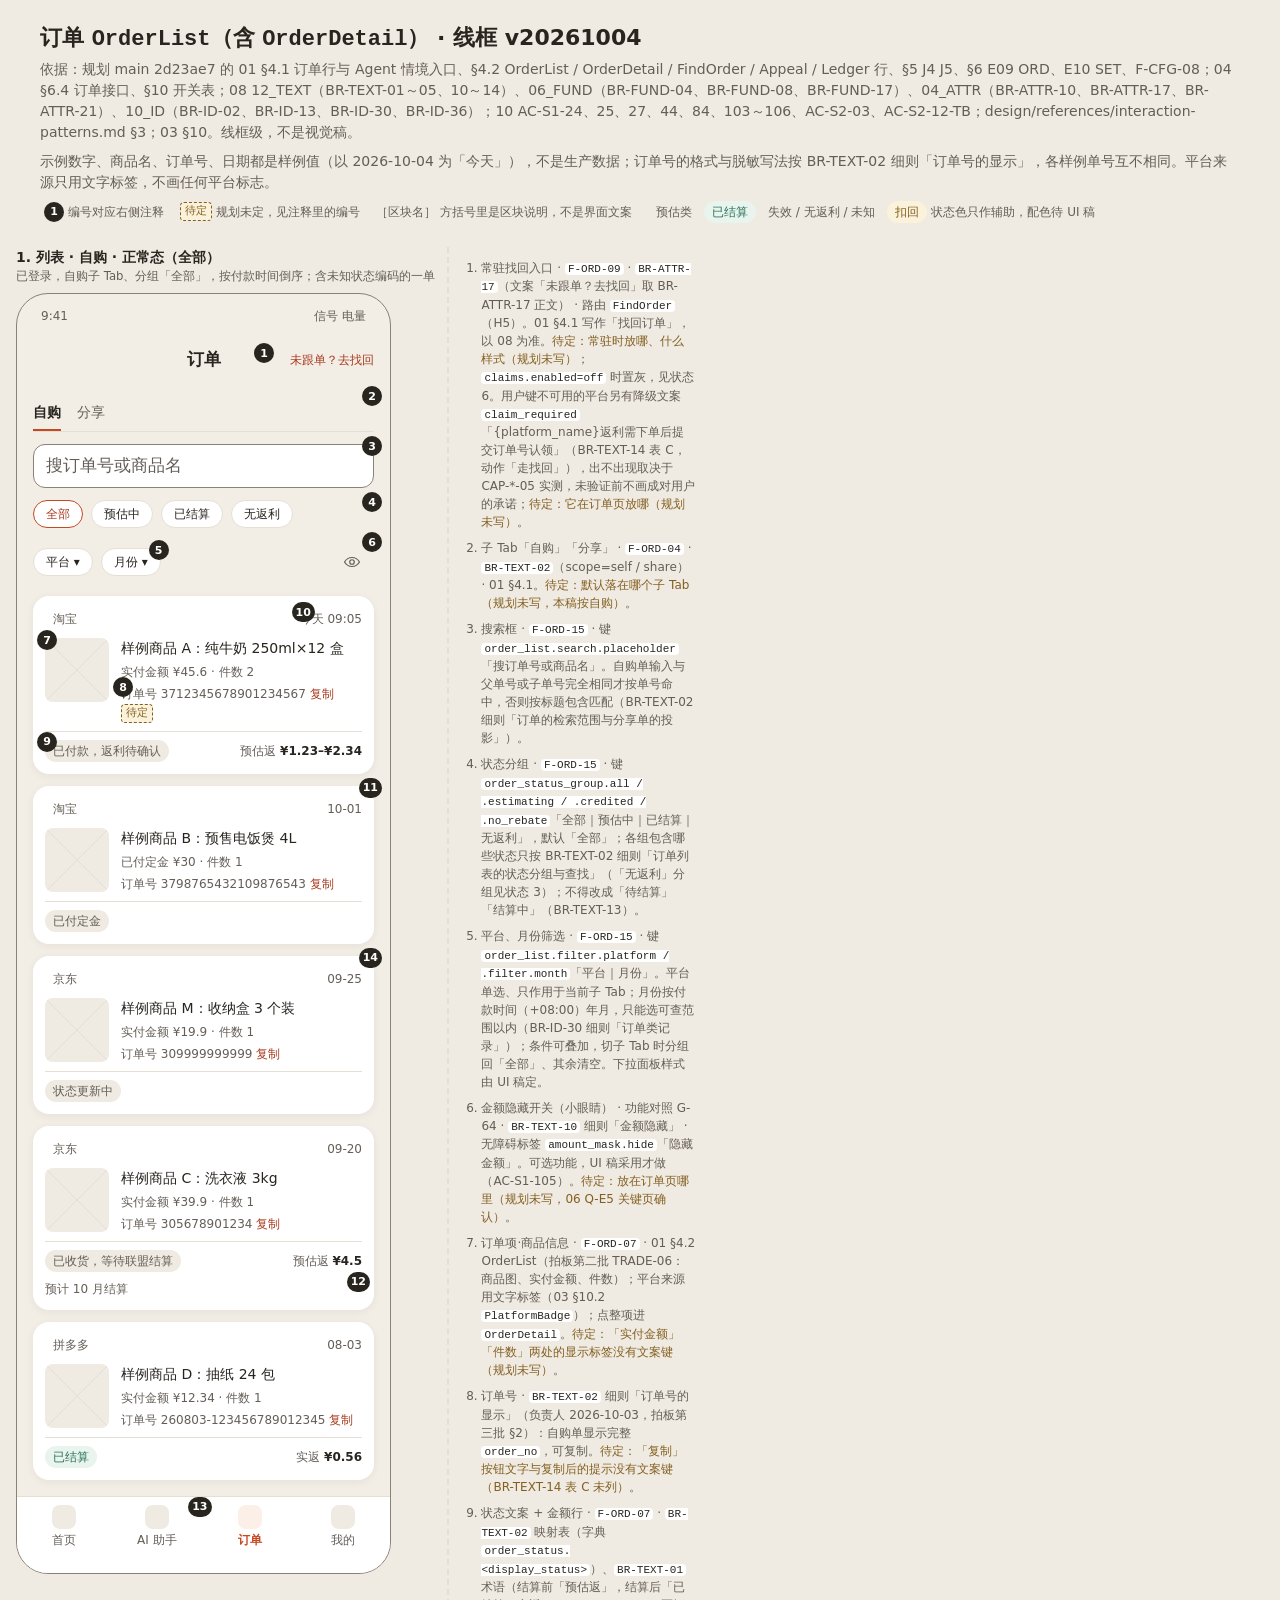
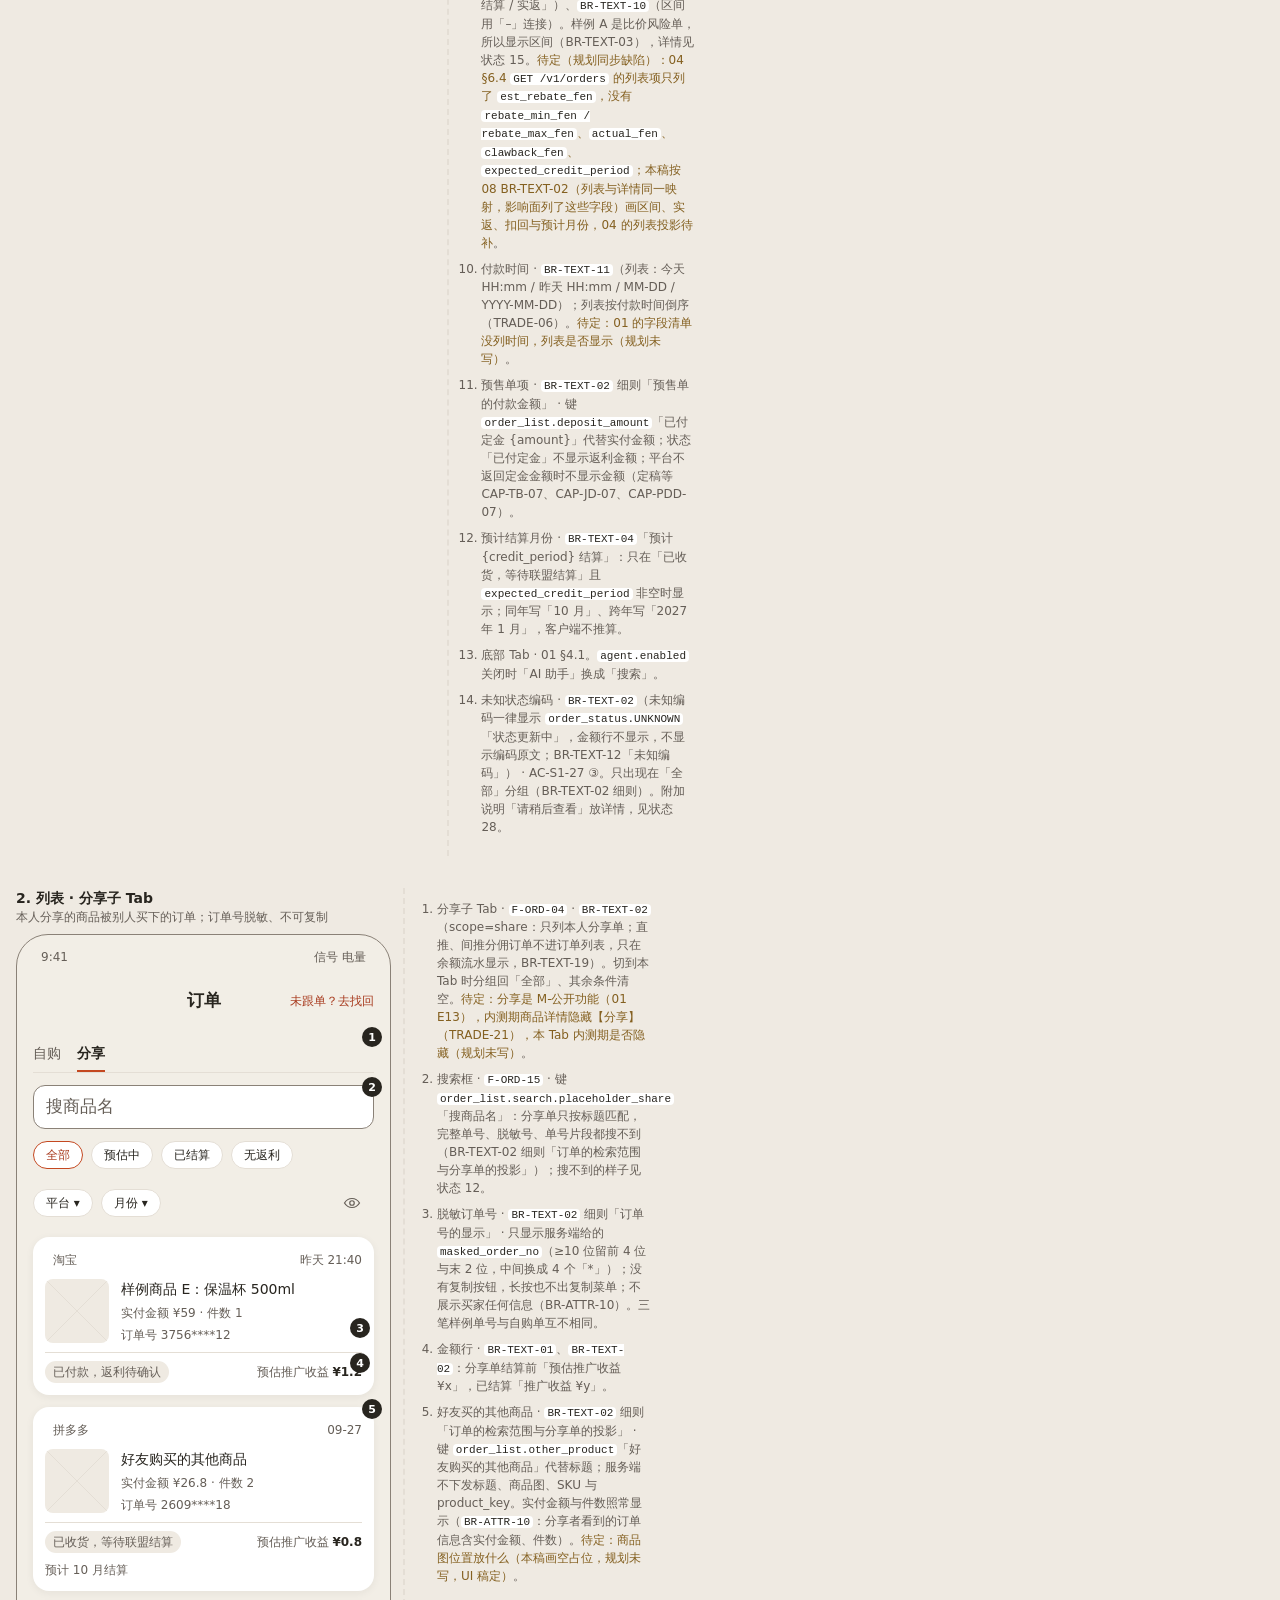
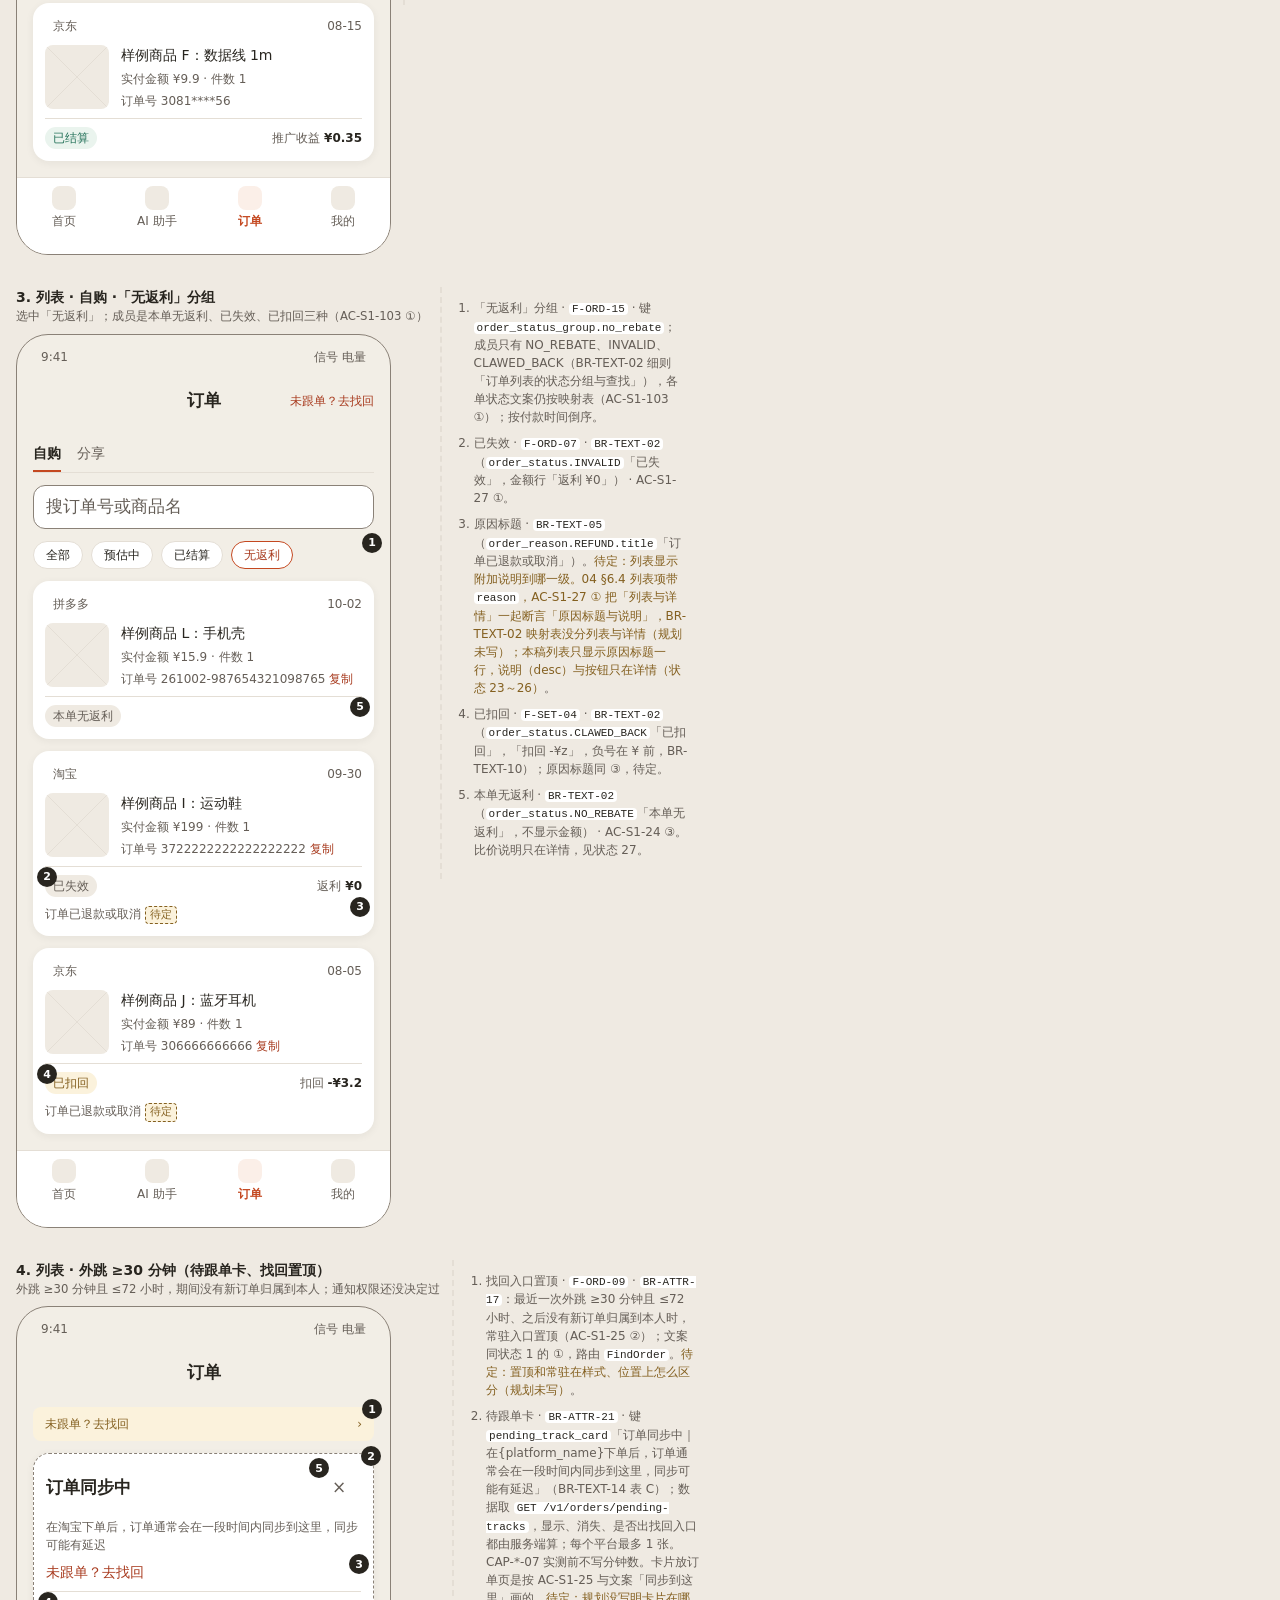
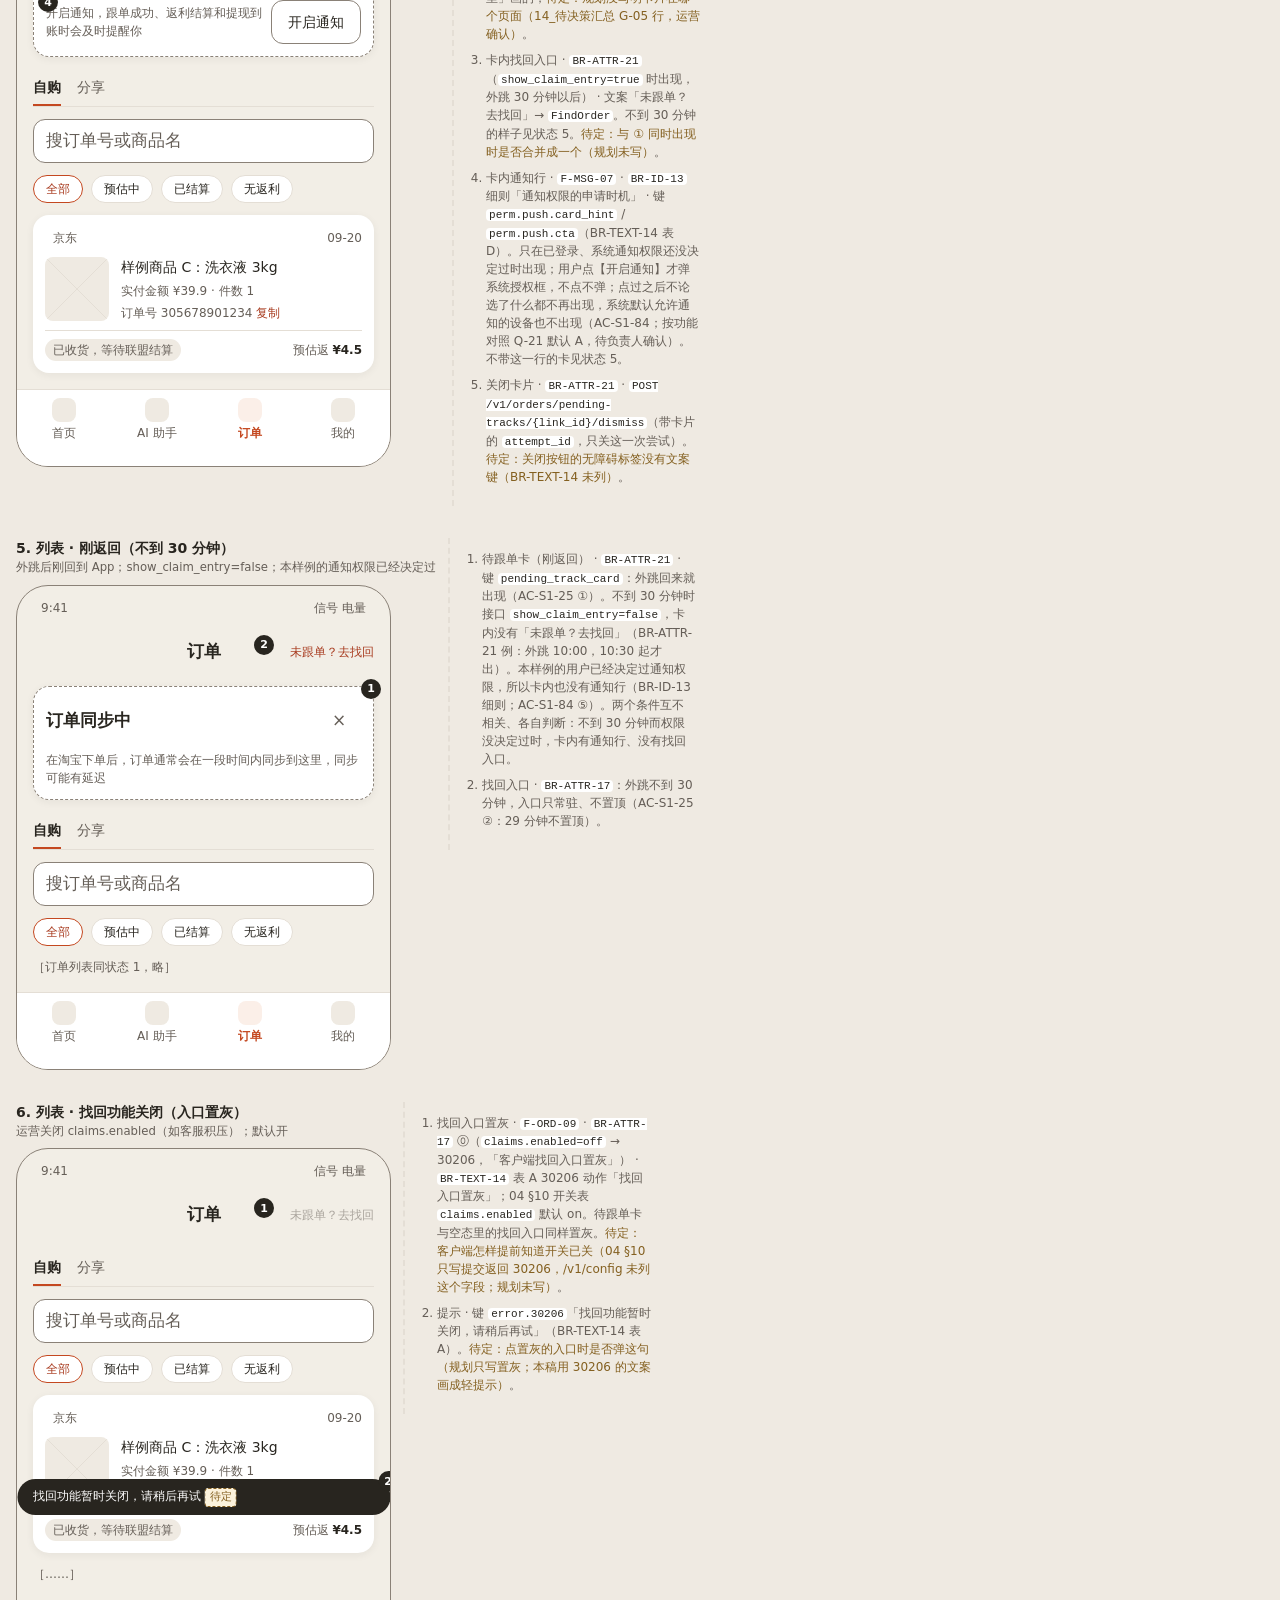
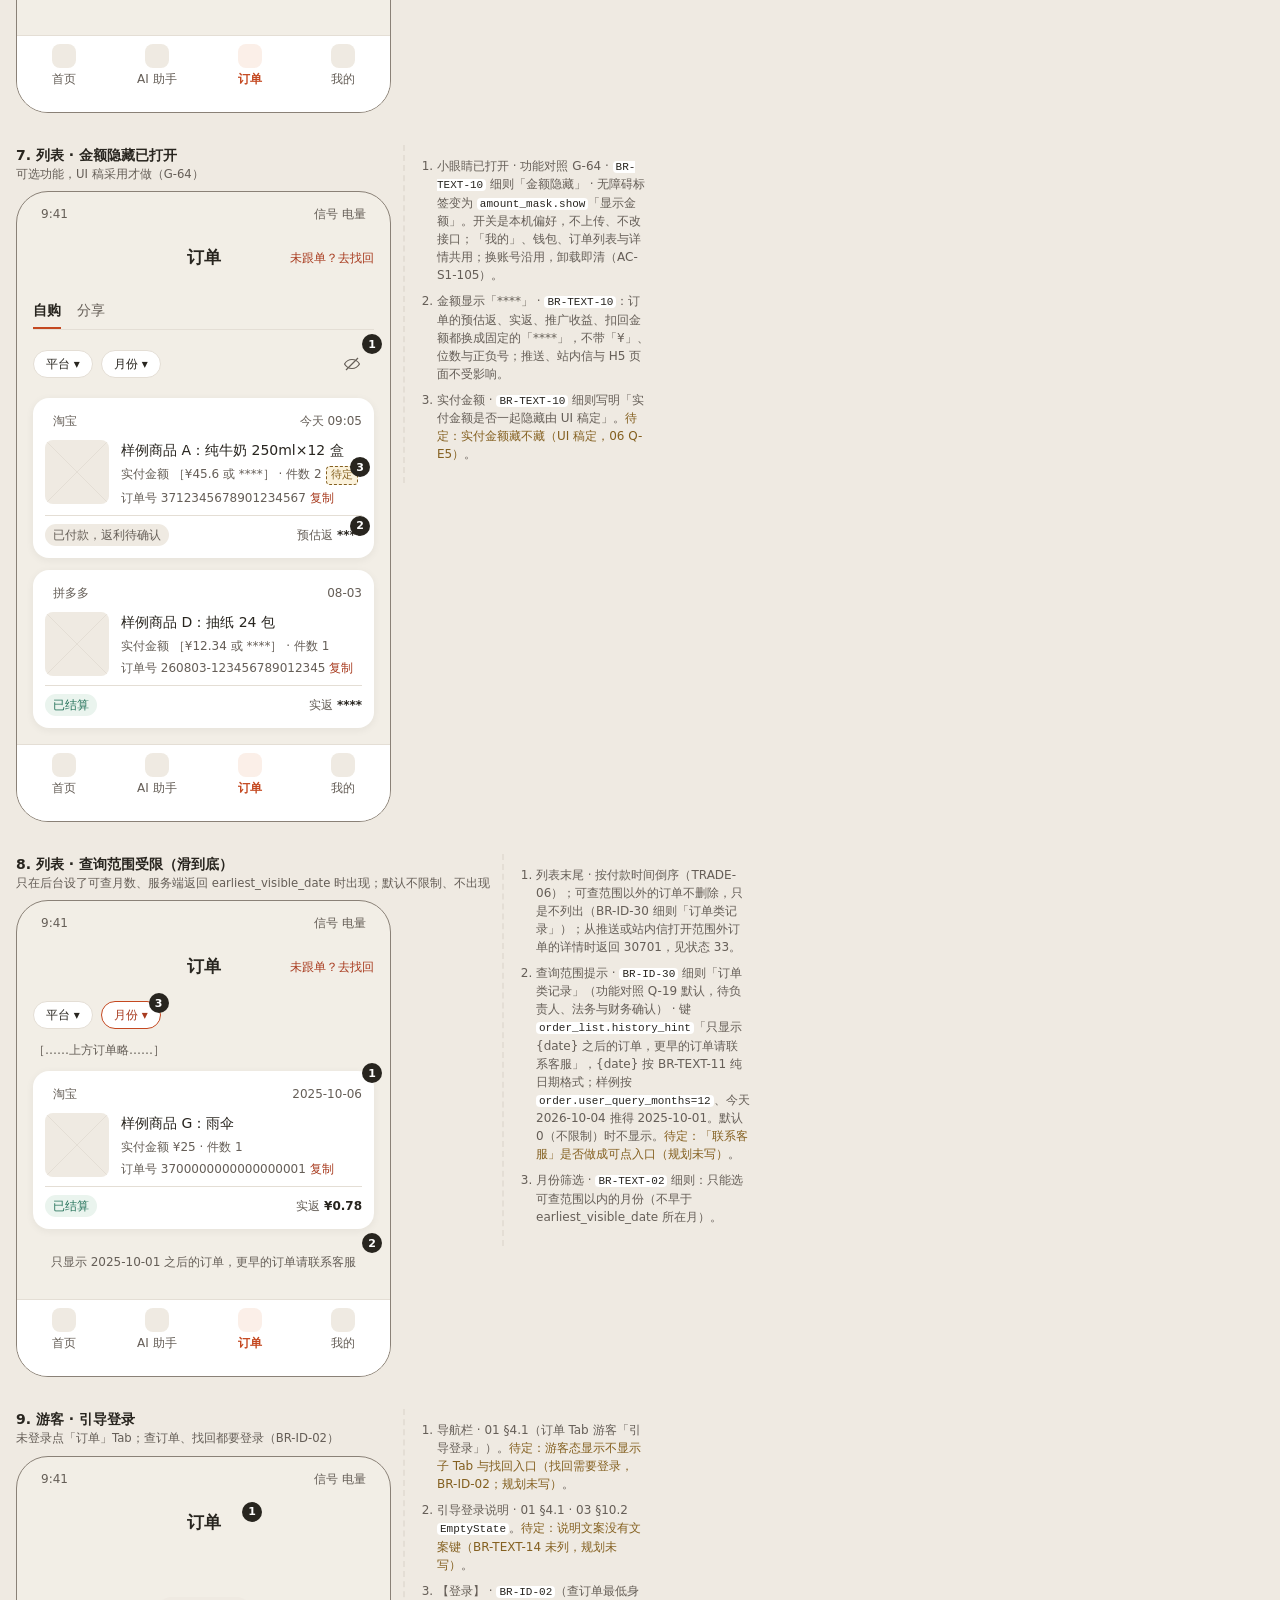
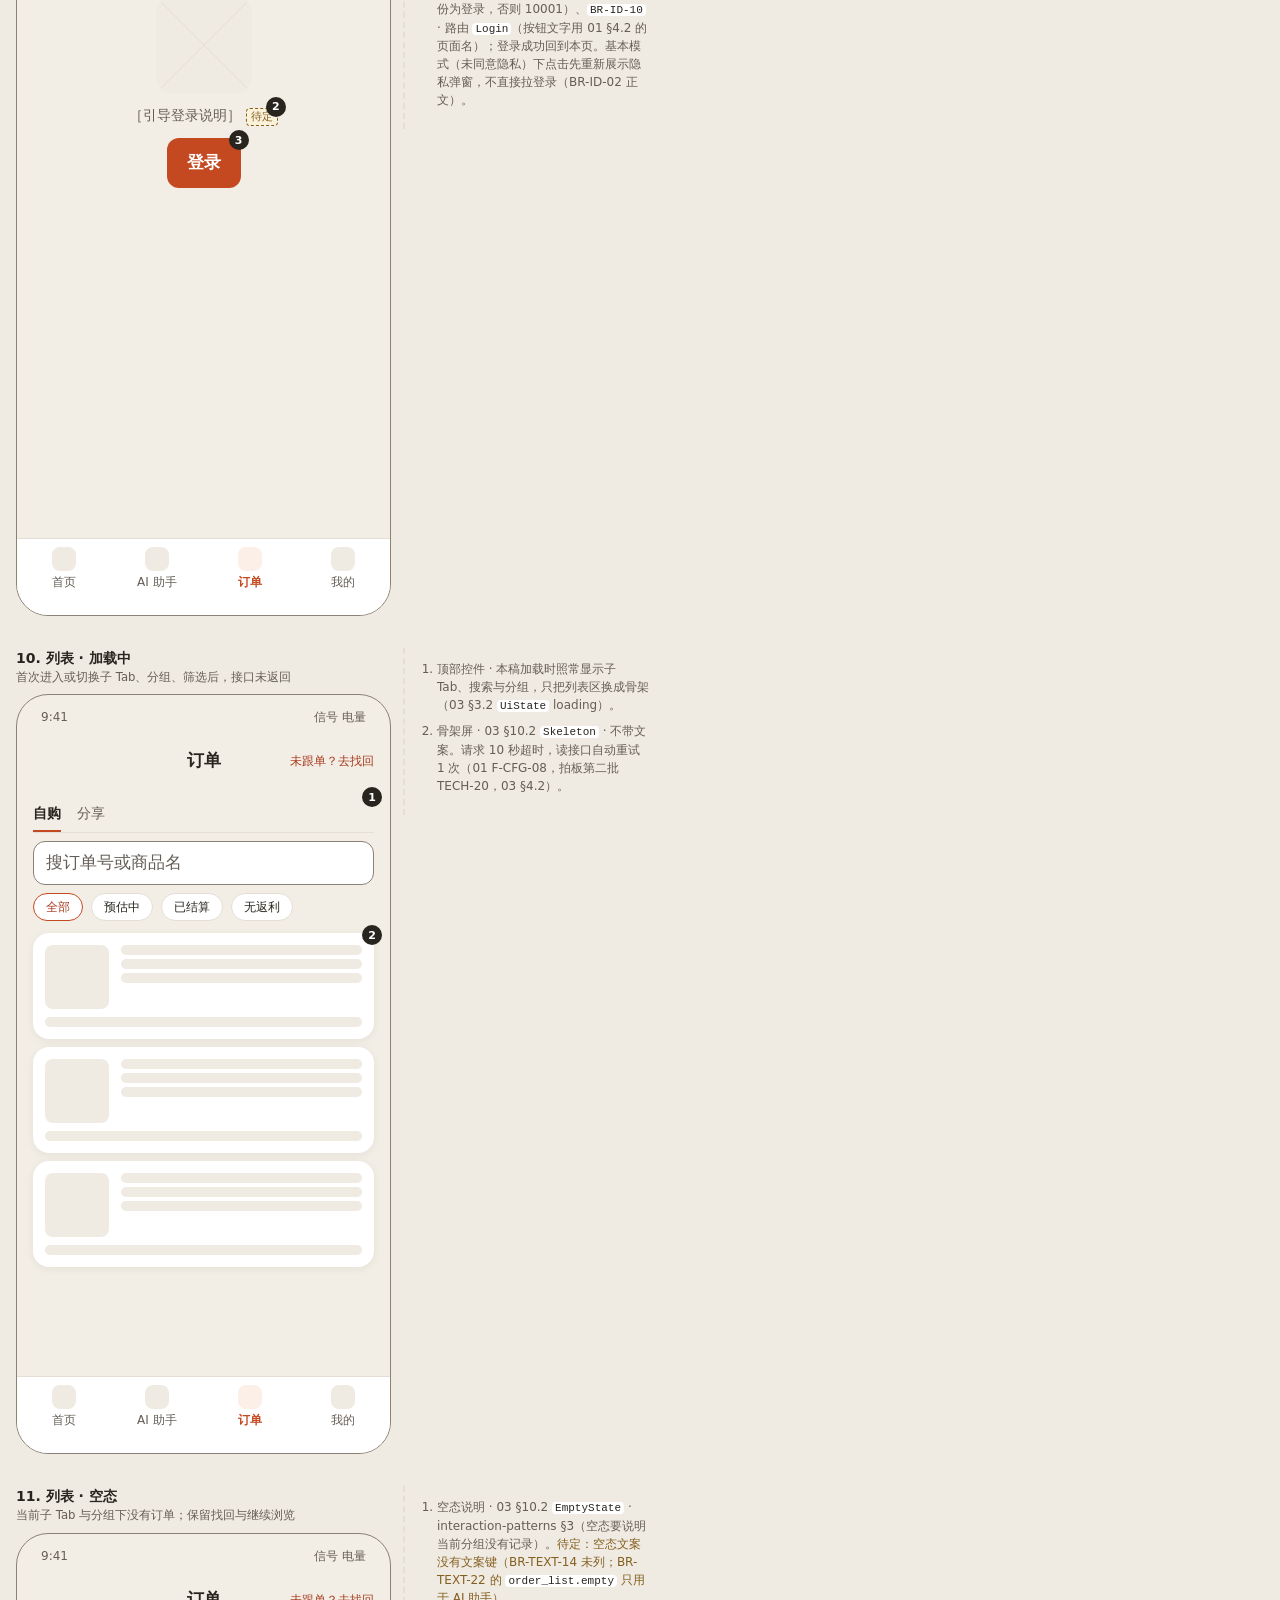
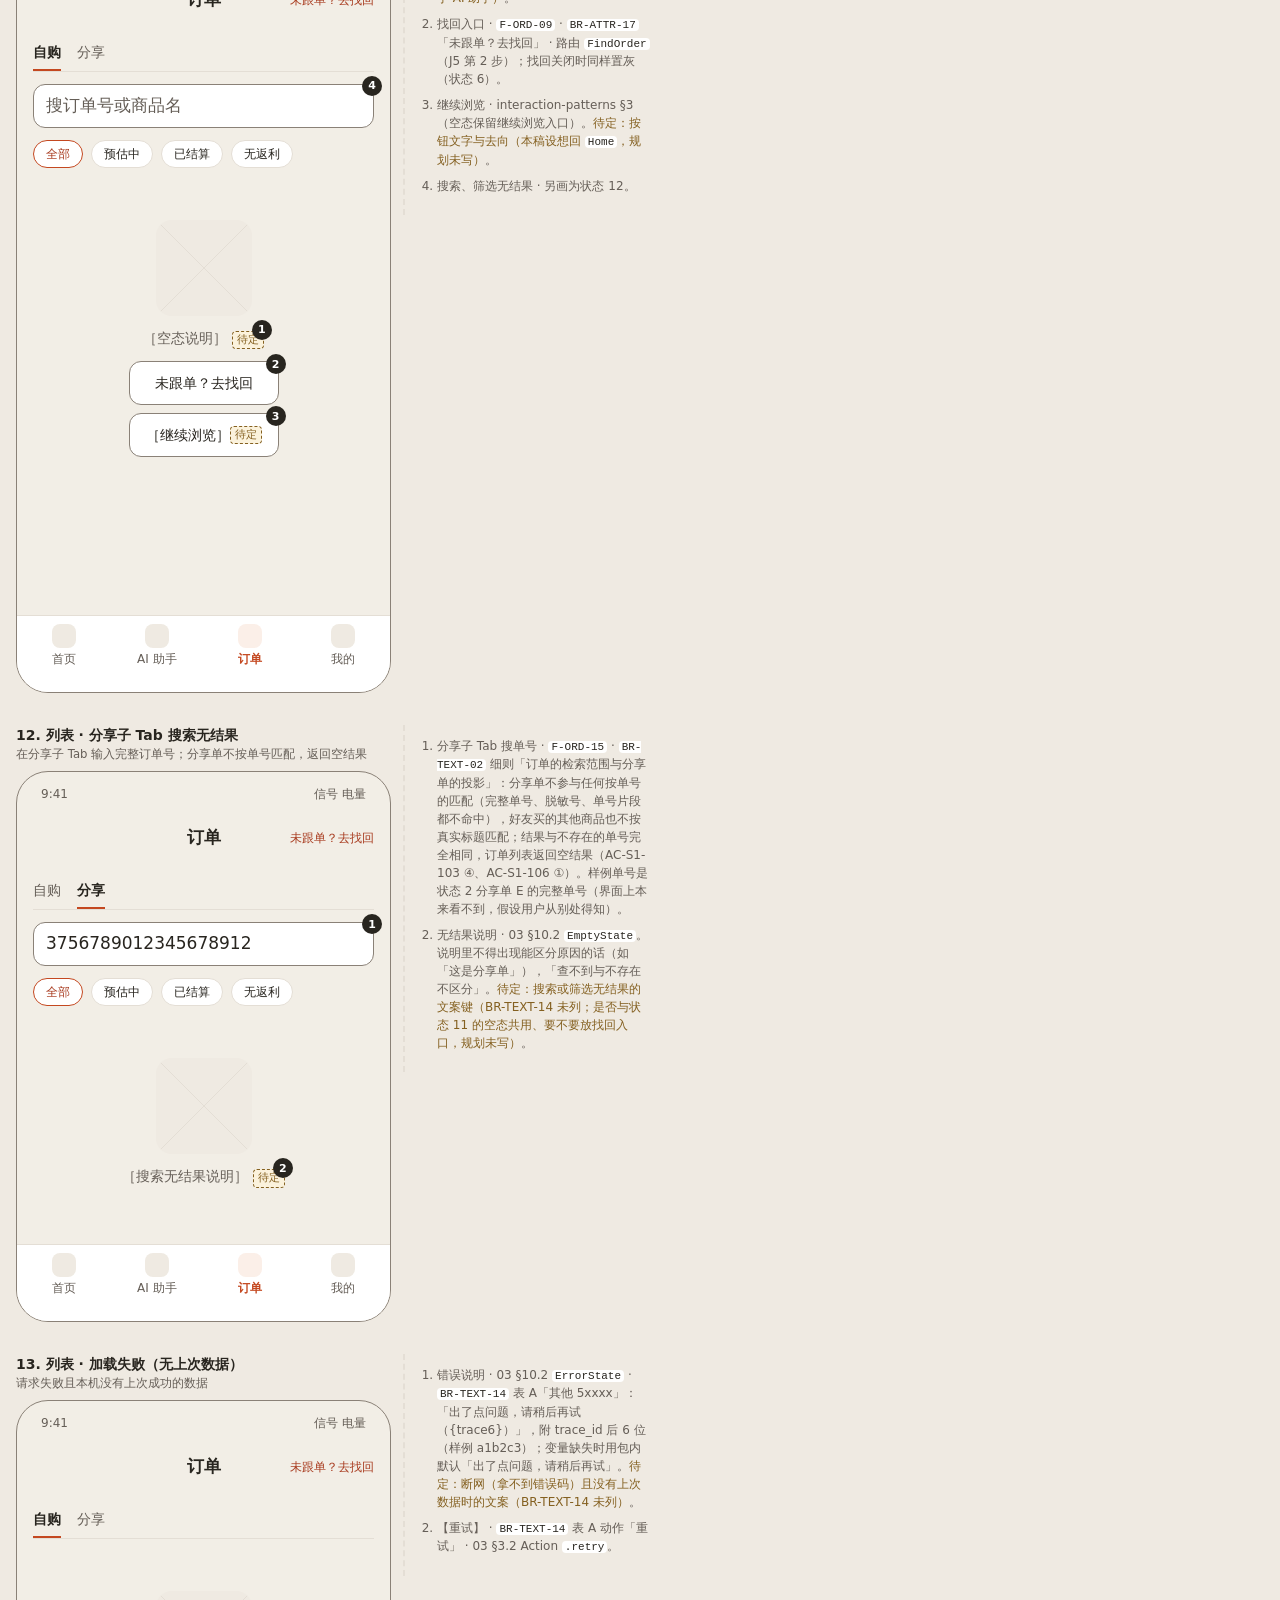
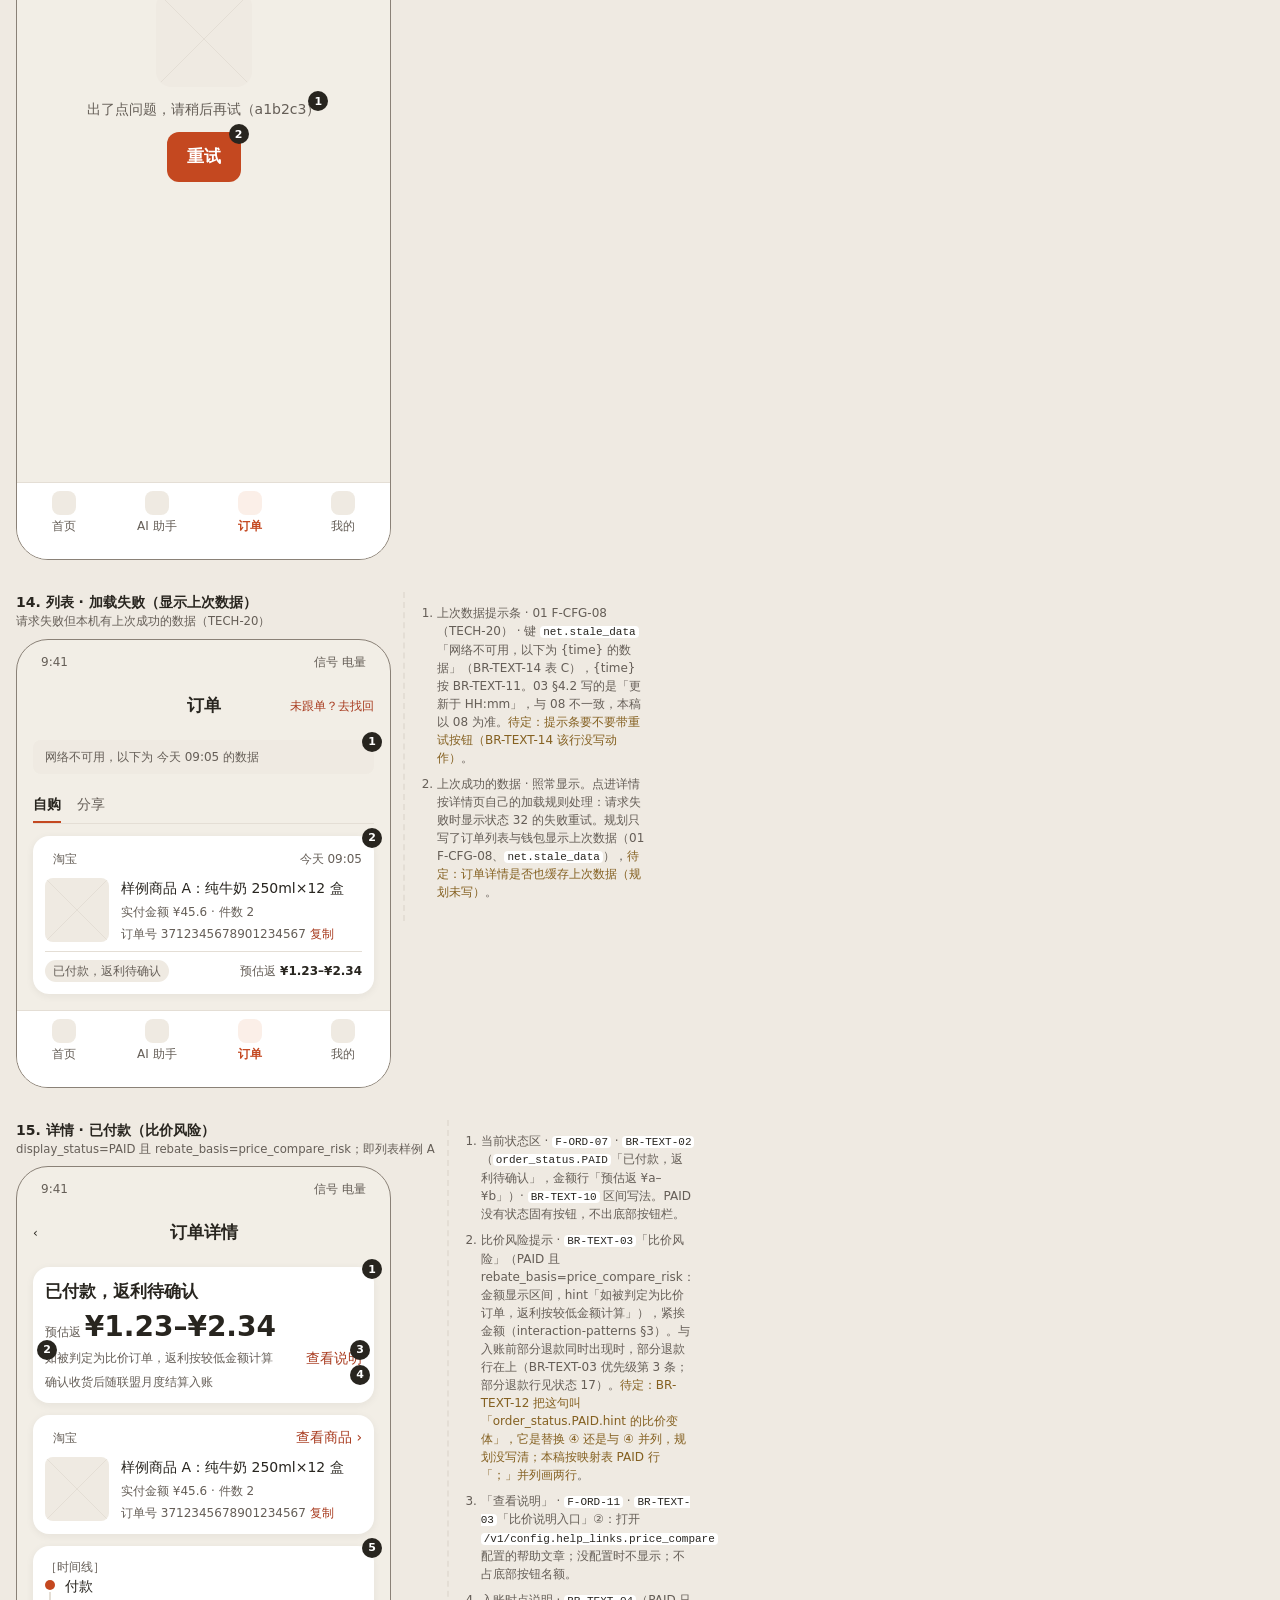
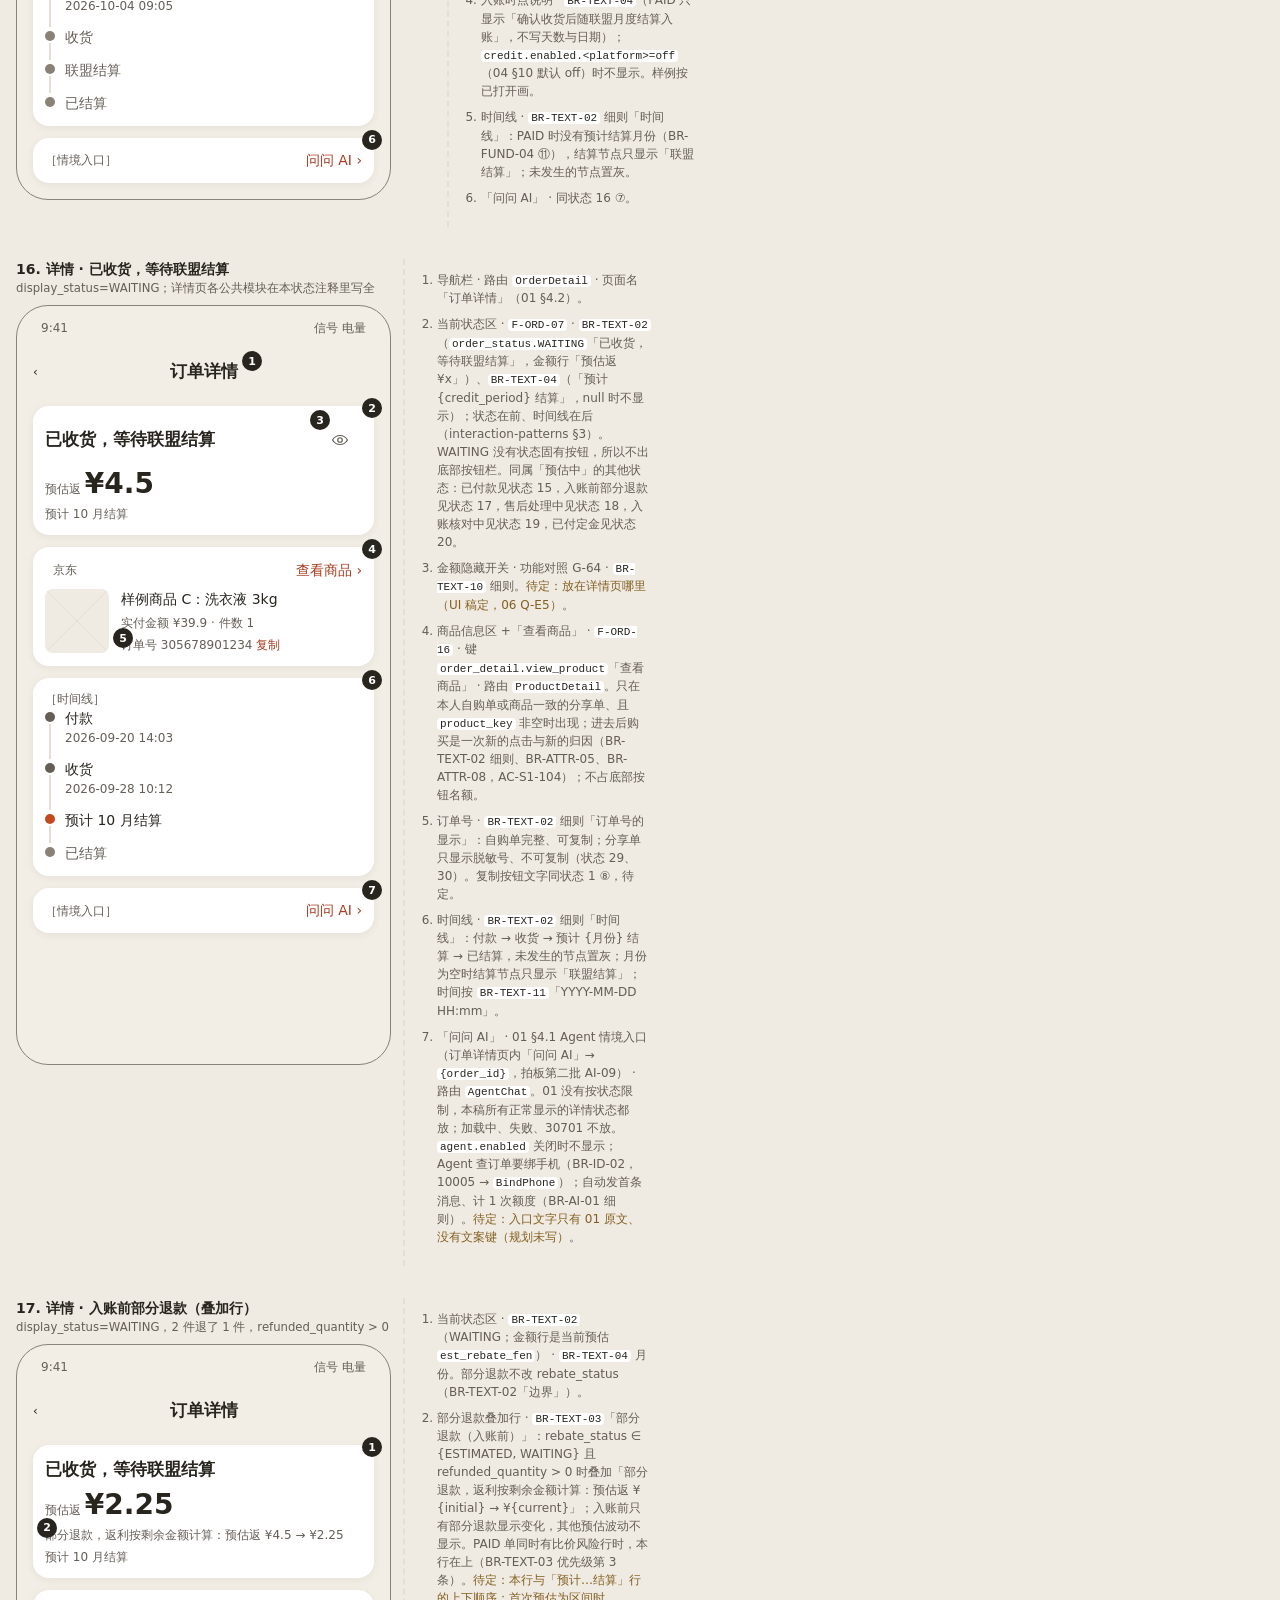
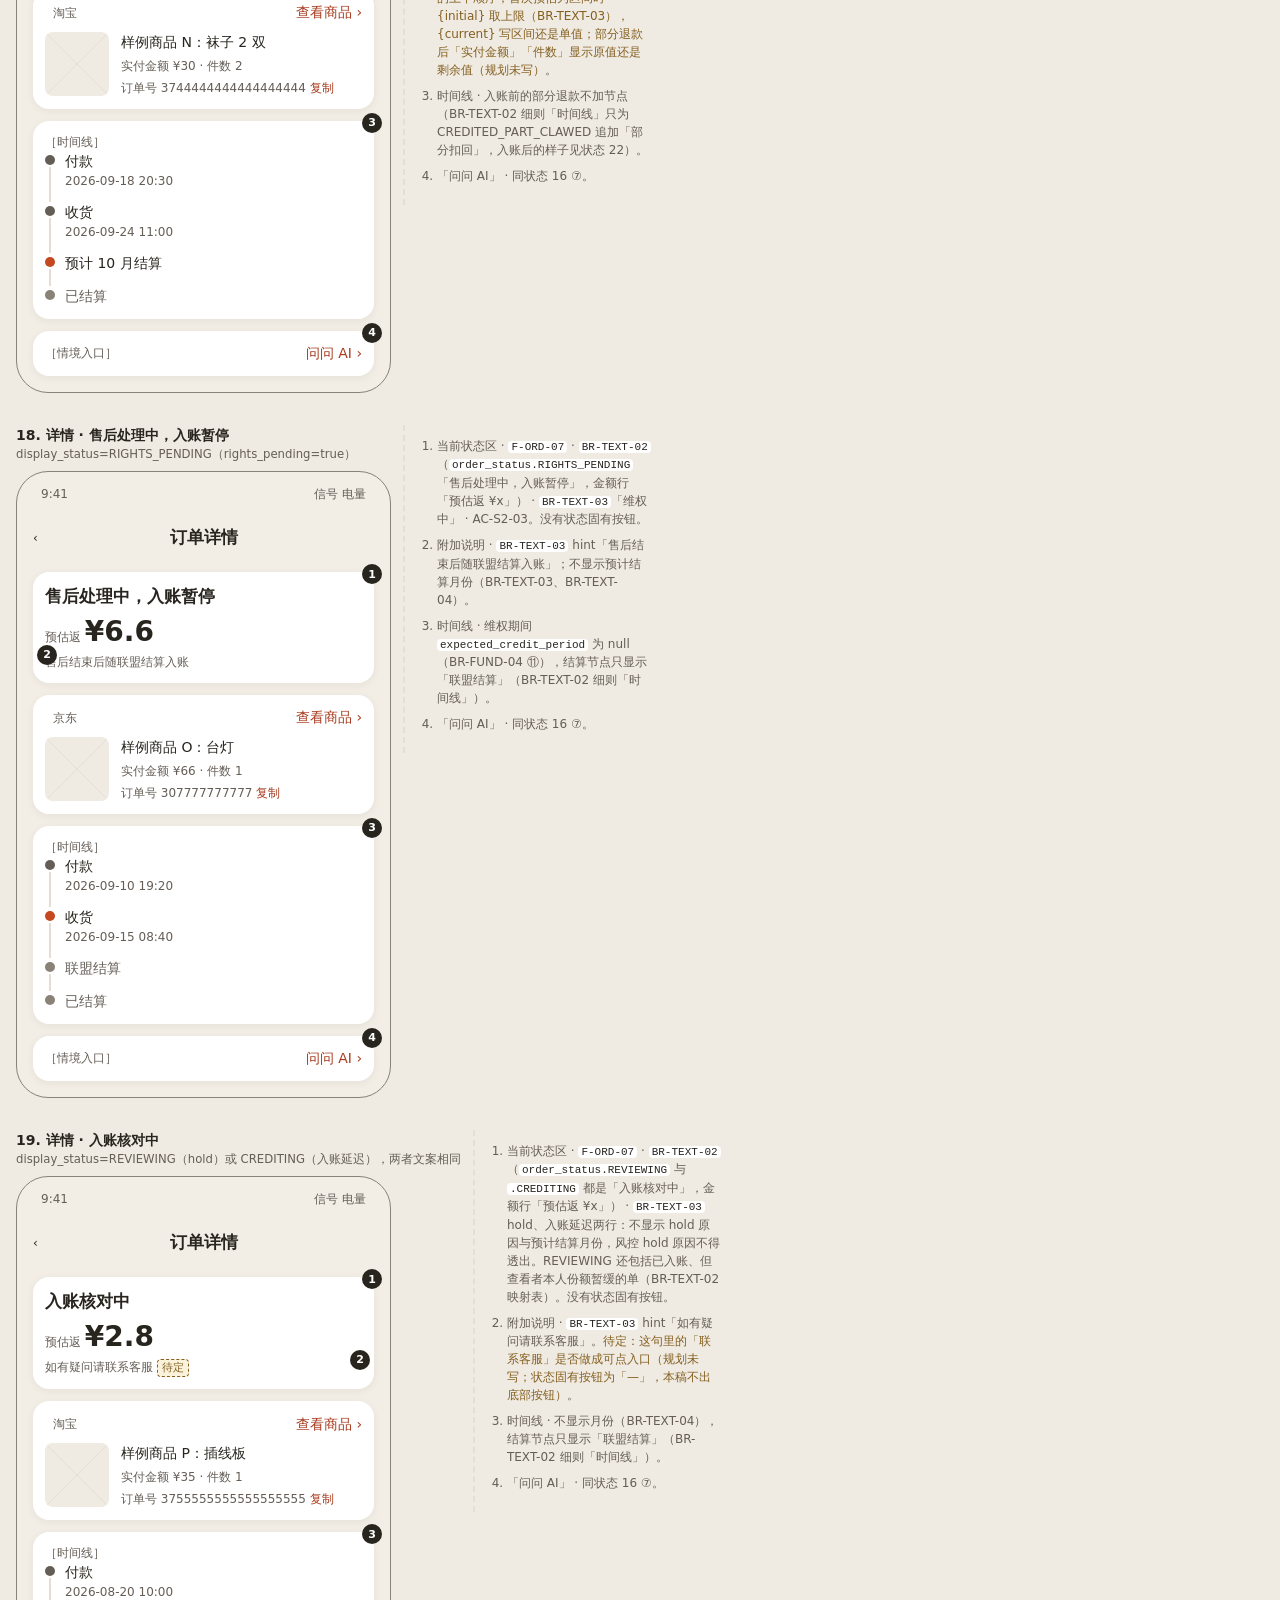
<file: design/wireframes/orders-v20261004.html>
<!doctype html>
<html lang="zh-CN">
<head>
<meta charset="utf-8">
<meta name="viewport" content="width=device-width, initial-scale=1">
<title>线框 · 订单 OrderList · v20261004</title>
<link rel="stylesheet" href="../tokens/variables.css">
<link rel="stylesheet" href="../tokens/foundations.css">
<link rel="stylesheet" href="wireframe.css">
<style>
/* 本页专用：导航栏两侧、订单项、时间线、小眼睛按钮、置灰入口。颜色、字号、间距、圆角只用令牌。 */
.o-nav-side { width: 112px; flex: none; font-size: var(--font-size-caption); font-weight: var(--font-weight-regular); }
.o-nav-side--end { text-align: right; }
.o-search { width: 100%; }
.o-toolbar { display: flex; align-items: center; justify-content: space-between; gap: var(--space-2); }
.o-eye { display: inline-flex; align-items: center; justify-content: center; color: var(--color-text-secondary); border-radius: var(--radius-pill); }
.o-item { display: flex; flex-direction: column; gap: var(--space-2); }
.o-main { display: flex; gap: var(--space-3); align-items: flex-start; }
.o-thumb { width: 64px; height: 64px; }
.o-info { flex: 1; min-width: 0; display: flex; flex-direction: column; gap: var(--space-1); }
.o-title { font-size: var(--font-size-footnote); font-weight: var(--font-weight-medium); }
.o-meta { font-size: var(--font-size-caption); color: var(--color-text-secondary); word-break: break-all; }
.o-money { font-size: var(--font-size-caption); color: var(--color-text-secondary); white-space: nowrap; }
.o-label { font-size: var(--font-size-caption); color: var(--color-text-secondary); }
.o-status { display: flex; flex-direction: column; gap: var(--space-1); }
.o-pin-left { right: auto; left: -8px; }
.o-pending { border: 1px dashed var(--color-border-control); }
.o-close { display: inline-flex; align-items: center; justify-content: center; color: var(--color-text-secondary); font-size: var(--font-size-body); }
.o-end { text-align: center; padding: var(--space-3) 0; }
.o-tl { list-style: none; margin: 0; padding: 0; }
.o-tl li { position: relative; padding: 0 0 var(--space-3) var(--space-5); }
.o-tl li:last-child { padding-bottom: 0; }
.o-tl li::before { content: ""; position: absolute; left: 0; top: var(--space-1); width: 10px; height: 10px; border-radius: var(--radius-pill); background: var(--color-text-secondary); }
.o-tl li::after { content: ""; position: absolute; left: 4px; top: var(--space-4); bottom: 0; width: 2px; background: var(--color-border-subtle); }
.o-tl li:last-child::after { display: none; }
.o-tl .is-current::before { background: var(--color-brand-primary); }
.o-tl .is-todo { color: var(--color-text-secondary); }
.o-tl .is-todo::before { background: var(--color-border-control); }
.o-tl small { display: block; font-size: var(--font-size-caption); color: var(--color-text-secondary); }
.o-actions { display: flex; gap: var(--space-2); }
.o-actions > * { flex: 1; }
.o-nowrap { white-space: nowrap; flex: none; }
.o-disabled, .wf-link.o-disabled { color: var(--color-text-secondary); opacity: 0.5; }
.o-w-half { width: 50%; }
.o-w-third { width: 33%; }
</style>
</head>
<body>
<header class="wf-head">
  <h1>订单 <code>OrderList</code>（含 <code>OrderDetail</code>） · 线框 v20261004</h1>
  <p>依据：规划 main 2d23ae7 的 01 §4.1 订单行与 Agent 情境入口、§4.2 OrderList / OrderDetail / FindOrder / Appeal / Ledger 行、§5 J4 J5、§6 E09 ORD、E10 SET、F-CFG-08；04 §6.4 订单接口、§10 开关表；08 12_TEXT（BR-TEXT-01～05、10～14）、06_FUND（BR-FUND-04、BR-FUND-08、BR-FUND-17）、04_ATTR（BR-ATTR-10、BR-ATTR-17、BR-ATTR-21）、10_ID（BR-ID-02、BR-ID-13、BR-ID-30、BR-ID-36）；10 AC-S1-24、25、27、44、84、103～106、AC-S2-03、AC-S2-12-TB；design/references/interaction-patterns.md §3；03 §10。线框级，不是视觉稿。</p>
  <p>示例数字、商品名、订单号、日期都是样例值（以 2026-10-04 为「今天」），不是生产数据；订单号的格式与脱敏写法按 BR-TEXT-02 细则「订单号的显示」，各样例单号互不相同。平台来源只用文字标签，不画任何平台标志。</p>
  <div class="wf-legend">
    <span><span class="wf-pin wf-pin--inline">1</span> 编号对应右侧注释</span>
    <span><span class="wf-todo-tag">待定</span> 规划未定，见注释里的编号</span>
    <span><span class="o-label">［区块名］</span> 方括号里是区块说明，不是界面文案</span>
    <span><span class="wf-tag wf-tag--pending">预估类</span><span class="wf-tag wf-tag--success">已结算</span><span class="wf-tag">失效 / 无返利 / 未知</span><span class="wf-tag wf-tag--warning">扣回</span> 状态色只作辅助，配色待 UI 稿</span>
  </div>
</header>

<main class="wf-states">

  <!-- ============ 1. 列表 · 自购 · 正常态 ============ -->
  <section class="wf-state" aria-label="状态 1：列表正常态（自购，全部分组）">
    <div>
      <p class="wf-state__label">1. 列表 · 自购 · 正常态（全部）<small>已登录，自购子 Tab、分组「全部」，按付款时间倒序；含未知状态编码的一单</small></p>
      <div class="wf-phone">
        <div class="wf-statusbar"><span>9:41</span><span>信号 电量</span></div>
        <div class="wf-navbar">
          <span class="o-nav-side"></span>
          <span class="wf-navbar__title">订单</span>
          <span class="o-nav-side o-nav-side--end wf-anchor"><span class="wf-link">未跟单？去找回</span><span class="wf-pin o-pin-left">1</span></span>
        </div>
        <div class="wf-body">
          <div class="wf-anchor"><span class="wf-pin">2</span>
            <div class="wf-seg"><span class="is-active">自购</span><span>分享</span></div>
          </div>
          <div class="wf-anchor"><span class="wf-pin">3</span>
            <input class="couli-control o-search" type="search" placeholder="搜订单号或商品名" aria-label="搜索订单">
          </div>
          <div class="wf-anchor"><span class="wf-pin">4</span>
            <div class="wf-chips"><span class="wf-chip is-active">全部</span><span class="wf-chip">预估中</span><span class="wf-chip">已结算</span><span class="wf-chip">无返利</span></div>
          </div>
          <div class="o-toolbar">
            <div class="wf-row wf-anchor"><span class="wf-chip">平台 ▾</span><span class="wf-chip">月份 ▾</span><span class="wf-pin">5</span></div>
            <span class="o-eye couli-touch-target wf-anchor" role="button" aria-label="隐藏金额">
              <svg viewBox="0 0 24 24" width="18" height="18" aria-hidden="true"><path d="M2 12s3.6-6 10-6 10 6 10 6-3.6 6-10 6S2 12 2 12z" fill="none" stroke="currentColor" stroke-width="1.6"/><circle cx="12" cy="12" r="3" fill="none" stroke="currentColor" stroke-width="1.6"/></svg>
              <span class="wf-pin">6</span>
            </span>
          </div>

          <!-- 订单项 A：PAID（比价风险，区间） -->
          <div class="wf-card o-item">
            <div class="wf-row wf-row--between"><span class="wf-tag wf-tag--source">淘宝</span><span class="wf-caption wf-anchor">今天 09:05<span class="wf-pin o-pin-left">10</span></span></div>
            <div class="o-main wf-anchor"><span class="wf-pin o-pin-left">7</span>
              <div class="wf-img o-thumb" aria-label="商品图"></div>
              <div class="o-info">
                <div class="o-title">样例商品 A：纯牛奶 250ml×12 盒</div>
                <div class="o-meta">实付金额 ¥45.6 · 件数 2</div>
                <div class="o-meta wf-anchor">订单号 3712345678901234567 <span class="wf-link">复制</span> <span class="wf-todo-tag">待定</span><span class="wf-pin o-pin-left">8</span></div>
              </div>
            </div>
            <div class="wf-divider"></div>
            <div class="wf-row wf-row--between wf-anchor"><span class="wf-tag wf-tag--pending">已付款，返利待确认</span><span class="o-money">预估返 <span class="wf-amount">¥1.23–¥2.34</span></span><span class="wf-pin o-pin-left">9</span></div>
          </div>

          <!-- 订单项 B：DEPOSIT_PAID 预售 -->
          <div class="wf-card o-item wf-anchor"><span class="wf-pin">11</span>
            <div class="wf-row wf-row--between"><span class="wf-tag wf-tag--source">淘宝</span><span class="wf-caption">10-01</span></div>
            <div class="o-main">
              <div class="wf-img o-thumb" aria-label="商品图"></div>
              <div class="o-info">
                <div class="o-title">样例商品 B：预售电饭煲 4L</div>
                <div class="o-meta">已付定金 ¥30 · 件数 1</div>
                <div class="o-meta">订单号 3798765432109876543 <span class="wf-link">复制</span></div>
              </div>
            </div>
            <div class="wf-divider"></div>
            <div class="wf-row"><span class="wf-tag wf-tag--pending">已付定金</span></div>
          </div>

          <!-- 订单项 M：未知状态编码 -->
          <div class="wf-card o-item wf-anchor"><span class="wf-pin">14</span>
            <div class="wf-row wf-row--between"><span class="wf-tag wf-tag--source">京东</span><span class="wf-caption">09-25</span></div>
            <div class="o-main">
              <div class="wf-img o-thumb" aria-label="商品图"></div>
              <div class="o-info">
                <div class="o-title">样例商品 M：收纳盒 3 个装</div>
                <div class="o-meta">实付金额 ¥19.9 · 件数 1</div>
                <div class="o-meta">订单号 309999999999 <span class="wf-link">复制</span></div>
              </div>
            </div>
            <div class="wf-divider"></div>
            <div class="wf-row"><span class="wf-tag">状态更新中</span></div>
          </div>

          <!-- 订单项 C：WAITING -->
          <div class="wf-card o-item">
            <div class="wf-row wf-row--between"><span class="wf-tag wf-tag--source">京东</span><span class="wf-caption">09-20</span></div>
            <div class="o-main">
              <div class="wf-img o-thumb" aria-label="商品图"></div>
              <div class="o-info">
                <div class="o-title">样例商品 C：洗衣液 3kg</div>
                <div class="o-meta">实付金额 ¥39.9 · 件数 1</div>
                <div class="o-meta">订单号 305678901234 <span class="wf-link">复制</span></div>
              </div>
            </div>
            <div class="wf-divider"></div>
            <div class="wf-row wf-row--between"><span class="wf-tag wf-tag--pending">已收货，等待联盟结算</span><span class="o-money">预估返 <span class="wf-amount">¥4.5</span></span></div>
            <div class="wf-caption wf-anchor">预计 10 月结算<span class="wf-pin">12</span></div>
          </div>

          <!-- 订单项 D：CREDITED -->
          <div class="wf-card o-item">
            <div class="wf-row wf-row--between"><span class="wf-tag wf-tag--source">拼多多</span><span class="wf-caption">08-03</span></div>
            <div class="o-main">
              <div class="wf-img o-thumb" aria-label="商品图"></div>
              <div class="o-info">
                <div class="o-title">样例商品 D：抽纸 24 包</div>
                <div class="o-meta">实付金额 ¥12.34 · 件数 1</div>
                <div class="o-meta">订单号 260803-123456789012345 <span class="wf-link">复制</span></div>
              </div>
            </div>
            <div class="wf-divider"></div>
            <div class="wf-row wf-row--between"><span class="wf-tag wf-tag--success">已结算</span><span class="o-money">实返 <span class="wf-amount">¥0.56</span></span></div>
          </div>
        </div>
        <nav class="wf-tabbar"><span><i></i>首页</span><span class="wf-anchor"><i></i>AI 助手<span class="wf-pin">13</span></span><span class="is-active"><i></i>订单</span><span><i></i>我的</span></nav>
      </div>
    </div>
    <ol class="wf-notes">
      <li>常驻找回入口 · <code>F-ORD-09</code> · <code>BR-ATTR-17</code>（文案「未跟单？去找回」取 BR-ATTR-17 正文） · 路由 <code>FindOrder</code>（H5）。01 §4.1 写作「找回订单」，以 08 为准。<span class="wf-todo">待定：常驻时放哪、什么样式（规划未写）</span>；<code>claims.enabled=off</code> 时置灰，见状态 6。用户键不可用的平台另有降级文案 <code>claim_required</code>「{platform_name}返利需下单后提交订单号认领」（BR-TEXT-14 表 C，动作「走找回」），出不出现取决于 CAP-*-05 实测，未验证前不画成对用户的承诺；<span class="wf-todo">待定：它在订单页放哪（规划未写）</span>。</li>
      <li>子 Tab「自购」「分享」 · <code>F-ORD-04</code> · <code>BR-TEXT-02</code>（scope=self / share） · 01 §4.1。<span class="wf-todo">待定：默认落在哪个子 Tab（规划未写，本稿按自购）</span>。</li>
      <li>搜索框 · <code>F-ORD-15</code> · 键 <code>order_list.search.placeholder</code>「搜订单号或商品名」。自购单输入与父单号或子单号完全相同才按单号命中，否则按标题包含匹配（BR-TEXT-02 细则「订单的检索范围与分享单的投影」）。</li>
      <li>状态分组 · <code>F-ORD-15</code> · 键 <code>order_status_group.all / .estimating / .credited / .no_rebate</code>「全部｜预估中｜已结算｜无返利」，默认「全部」；各组包含哪些状态只按 BR-TEXT-02 细则「订单列表的状态分组与查找」（「无返利」分组见状态 3）；不得改成「待结算」「结算中」（BR-TEXT-13）。</li>
      <li>平台、月份筛选 · <code>F-ORD-15</code> · 键 <code>order_list.filter.platform / .filter.month</code>「平台｜月份」。平台单选、只作用于当前子 Tab；月份按付款时间（+08:00）年月，只能选可查范围以内（BR-ID-30 细则「订单类记录」）；条件可叠加，切子 Tab 时分组回「全部」、其余清空。下拉面板样式由 UI 稿定。</li>
      <li>金额隐藏开关（小眼睛） · 功能对照 G-64 · <code>BR-TEXT-10</code> 细则「金额隐藏」 · 无障碍标签 <code>amount_mask.hide</code>「隐藏金额」。可选功能，UI 稿采用才做（AC-S1-105）。<span class="wf-todo">待定：放在订单页哪里（规划未写，06 Q-E5 关键页确认）</span>。</li>
      <li>订单项·商品信息 · <code>F-ORD-07</code> · 01 §4.2 OrderList（拍板第二批 TRADE-06：商品图、实付金额、件数）；平台来源用文字标签（03 §10.2 <code>PlatformBadge</code>）；点整项进 <code>OrderDetail</code>。<span class="wf-todo">待定：「实付金额」「件数」两处的显示标签没有文案键（规划未写）</span>。</li>
      <li>订单号 · <code>BR-TEXT-02</code> 细则「订单号的显示」（负责人 2026-10-03，拍板第三批 §2）：自购单显示完整 <code>order_no</code>，可复制。<span class="wf-todo">待定：「复制」按钮文字与复制后的提示没有文案键（BR-TEXT-14 表 C 未列）</span>。</li>
      <li>状态文案 + 金额行 · <code>F-ORD-07</code> · <code>BR-TEXT-02</code> 映射表（字典 <code>order_status.&lt;display_status&gt;</code>）、<code>BR-TEXT-01</code> 术语（结算前「预估返」，结算后「已结算 / 实返」）、<code>BR-TEXT-10</code>（区间用「–」连接）。样例 A 是比价风险单，所以显示区间（BR-TEXT-03），详情见状态 15。<span class="wf-todo">待定（规划同步缺陷）：04 §6.4 <code>GET /v1/orders</code> 的列表项只列了 <code>est_rebate_fen</code>，没有 <code>rebate_min_fen / rebate_max_fen</code>、<code>actual_fen</code>、<code>clawback_fen</code>、<code>expected_credit_period</code>；本稿按 08 BR-TEXT-02（列表与详情同一映射，影响面列了这些字段）画区间、实返、扣回与预计月份，04 的列表投影待补</span>。</li>
      <li>付款时间 · <code>BR-TEXT-11</code>（列表：今天 HH:mm / 昨天 HH:mm / MM-DD / YYYY-MM-DD）；列表按付款时间倒序（TRADE-06）。<span class="wf-todo">待定：01 的字段清单没列时间，列表是否显示（规划未写）</span>。</li>
      <li>预售单项 · <code>BR-TEXT-02</code> 细则「预售单的付款金额」 · 键 <code>order_list.deposit_amount</code>「已付定金 {amount}」代替实付金额；状态「已付定金」不显示返利金额；平台不返回定金金额时不显示金额（定稿等 CAP-TB-07、CAP-JD-07、CAP-PDD-07）。</li>
      <li>预计结算月份 · <code>BR-TEXT-04</code>「预计 {credit_period} 结算」：只在「已收货，等待联盟结算」且 <code>expected_credit_period</code> 非空时显示；同年写「10 月」、跨年写「2027 年 1 月」，客户端不推算。</li>
      <li>底部 Tab · 01 §4.1。<code>agent.enabled</code> 关闭时「AI 助手」换成「搜索」。</li>
      <li>未知状态编码 · <code>BR-TEXT-02</code>（未知编码一律显示 <code>order_status.UNKNOWN</code>「状态更新中」，金额行不显示，不显示编码原文；BR-TEXT-12「未知编码」） · AC-S1-27 ③。只出现在「全部」分组（BR-TEXT-02 细则）。附加说明「请稍后查看」放详情，见状态 28。</li>
    </ol>
  </section>

  <!-- ============ 2. 列表 · 分享子 Tab ============ -->
  <section class="wf-state" aria-label="状态 2：分享子 Tab（脱敏订单号）">
    <div>
      <p class="wf-state__label">2. 列表 · 分享子 Tab<small>本人分享的商品被别人买下的订单；订单号脱敏、不可复制</small></p>
      <div class="wf-phone">
        <div class="wf-statusbar"><span>9:41</span><span>信号 电量</span></div>
        <div class="wf-navbar">
          <span class="o-nav-side"></span>
          <span class="wf-navbar__title">订单</span>
          <span class="o-nav-side o-nav-side--end"><span class="wf-link">未跟单？去找回</span></span>
        </div>
        <div class="wf-body">
          <div class="wf-anchor"><span class="wf-pin">1</span>
            <div class="wf-seg"><span>自购</span><span class="is-active">分享</span></div>
          </div>
          <div class="wf-anchor"><span class="wf-pin">2</span>
            <input class="couli-control o-search" type="search" placeholder="搜商品名" aria-label="搜索分享订单">
          </div>
          <div class="wf-chips"><span class="wf-chip is-active">全部</span><span class="wf-chip">预估中</span><span class="wf-chip">已结算</span><span class="wf-chip">无返利</span></div>
          <div class="o-toolbar">
            <div class="wf-row"><span class="wf-chip">平台 ▾</span><span class="wf-chip">月份 ▾</span></div>
            <span class="o-eye couli-touch-target" role="button" aria-label="隐藏金额">
              <svg viewBox="0 0 24 24" width="18" height="18" aria-hidden="true"><path d="M2 12s3.6-6 10-6 10 6 10 6-3.6 6-10 6S2 12 2 12z" fill="none" stroke="currentColor" stroke-width="1.6"/><circle cx="12" cy="12" r="3" fill="none" stroke="currentColor" stroke-width="1.6"/></svg>
            </span>
          </div>

          <!-- 分享单 E：商品一致 -->
          <div class="wf-card o-item">
            <div class="wf-row wf-row--between"><span class="wf-tag wf-tag--source">淘宝</span><span class="wf-caption">昨天 21:40</span></div>
            <div class="o-main">
              <div class="wf-img o-thumb" aria-label="商品图"></div>
              <div class="o-info">
                <div class="o-title">样例商品 E：保温杯 500ml</div>
                <div class="o-meta">实付金额 ¥59 · 件数 1</div>
                <div class="o-meta wf-anchor">订单号 3756****12<span class="wf-pin">3</span></div>
              </div>
            </div>
            <div class="wf-divider"></div>
            <div class="wf-row wf-row--between wf-anchor"><span class="wf-tag wf-tag--pending">已付款，返利待确认</span><span class="o-money">预估推广收益 <span class="wf-amount">¥1.2</span></span><span class="wf-pin">4</span></div>
          </div>

          <!-- 分享单：好友买了其他商品 -->
          <div class="wf-card o-item wf-anchor"><span class="wf-pin">5</span>
            <div class="wf-row wf-row--between"><span class="wf-tag wf-tag--source">拼多多</span><span class="wf-caption">09-27</span></div>
            <div class="o-main">
              <div class="wf-img o-thumb" aria-label="商品图位置占位（不显示好友买的商品）"></div>
              <div class="o-info">
                <div class="o-title">好友购买的其他商品</div>
                <div class="o-meta">实付金额 ¥26.8 · 件数 2</div>
                <div class="o-meta">订单号 2609****18</div>
              </div>
            </div>
            <div class="wf-divider"></div>
            <div class="wf-row wf-row--between"><span class="wf-tag wf-tag--pending">已收货，等待联盟结算</span><span class="o-money">预估推广收益 <span class="wf-amount">¥0.8</span></span></div>
            <div class="wf-caption">预计 10 月结算</div>
          </div>

          <!-- 分享单 F：已结算 -->
          <div class="wf-card o-item">
            <div class="wf-row wf-row--between"><span class="wf-tag wf-tag--source">京东</span><span class="wf-caption">08-15</span></div>
            <div class="o-main">
              <div class="wf-img o-thumb" aria-label="商品图"></div>
              <div class="o-info">
                <div class="o-title">样例商品 F：数据线 1m</div>
                <div class="o-meta">实付金额 ¥9.9 · 件数 1</div>
                <div class="o-meta">订单号 3081****56</div>
              </div>
            </div>
            <div class="wf-divider"></div>
            <div class="wf-row wf-row--between"><span class="wf-tag wf-tag--success">已结算</span><span class="o-money">推广收益 <span class="wf-amount">¥0.35</span></span></div>
          </div>
        </div>
        <nav class="wf-tabbar"><span><i></i>首页</span><span><i></i>AI 助手</span><span class="is-active"><i></i>订单</span><span><i></i>我的</span></nav>
      </div>
    </div>
    <ol class="wf-notes">
      <li>分享子 Tab · <code>F-ORD-04</code> · <code>BR-TEXT-02</code>（scope=share：只列本人分享单；直推、间推分佣订单不进订单列表，只在余额流水显示，BR-TEXT-19）。切到本 Tab 时分组回「全部」、其余条件清空。<span class="wf-todo">待定：分享是 M-公开功能（01 E13），内测期商品详情隐藏【分享】（TRADE-21），本 Tab 内测期是否隐藏（规划未写）</span>。</li>
      <li>搜索框 · <code>F-ORD-15</code> · 键 <code>order_list.search.placeholder_share</code>「搜商品名」：分享单只按标题匹配，完整单号、脱敏号、单号片段都搜不到（BR-TEXT-02 细则「订单的检索范围与分享单的投影」）；搜不到的样子见状态 12。</li>
      <li>脱敏订单号 · <code>BR-TEXT-02</code> 细则「订单号的显示」 · 只显示服务端给的 <code>masked_order_no</code>（≥10 位留前 4 位与末 2 位，中间换成 4 个「*」）；没有复制按钮，长按也不出复制菜单；不展示买家任何信息（BR-ATTR-10）。三笔样例单号与自购单互不相同。</li>
      <li>金额行 · <code>BR-TEXT-01</code>、<code>BR-TEXT-02</code>：分享单结算前「预估推广收益 ¥x」，已结算「推广收益 ¥y」。</li>
      <li>好友买的其他商品 · <code>BR-TEXT-02</code> 细则「订单的检索范围与分享单的投影」 · 键 <code>order_list.other_product</code>「好友购买的其他商品」代替标题；服务端不下发标题、商品图、SKU 与 product_key。实付金额与件数照常显示（<code>BR-ATTR-10</code>：分享者看到的订单信息含实付金额、件数）。<span class="wf-todo">待定：商品图位置放什么（本稿画空占位，规划未写，UI 稿定）</span>。</li>
    </ol>
  </section>

  <!-- ============ 3. 列表 · 「无返利」分组 ============ -->
  <section class="wf-state" aria-label="状态 3：列表「无返利」分组">
    <div>
      <p class="wf-state__label">3. 列表 · 自购 ·「无返利」分组<small>选中「无返利」；成员是本单无返利、已失效、已扣回三种（AC-S1-103 ①）</small></p>
      <div class="wf-phone">
        <div class="wf-statusbar"><span>9:41</span><span>信号 电量</span></div>
        <div class="wf-navbar">
          <span class="o-nav-side"></span>
          <span class="wf-navbar__title">订单</span>
          <span class="o-nav-side o-nav-side--end"><span class="wf-link">未跟单？去找回</span></span>
        </div>
        <div class="wf-body">
          <div class="wf-seg"><span class="is-active">自购</span><span>分享</span></div>
          <input class="couli-control o-search" type="search" placeholder="搜订单号或商品名" aria-label="搜索订单">
          <div class="wf-anchor"><span class="wf-pin">1</span>
            <div class="wf-chips"><span class="wf-chip">全部</span><span class="wf-chip">预估中</span><span class="wf-chip">已结算</span><span class="wf-chip is-active">无返利</span></div>
          </div>

          <!-- 订单项 L：NO_REBATE -->
          <div class="wf-card o-item">
            <div class="wf-row wf-row--between"><span class="wf-tag wf-tag--source">拼多多</span><span class="wf-caption">10-02</span></div>
            <div class="o-main">
              <div class="wf-img o-thumb" aria-label="商品图"></div>
              <div class="o-info">
                <div class="o-title">样例商品 L：手机壳</div>
                <div class="o-meta">实付金额 ¥15.9 · 件数 1</div>
                <div class="o-meta">订单号 261002-987654321098765 <span class="wf-link">复制</span></div>
              </div>
            </div>
            <div class="wf-divider"></div>
            <div class="wf-row wf-anchor"><span class="wf-tag">本单无返利</span><span class="wf-pin">5</span></div>
          </div>

          <!-- 订单项 I：INVALID -->
          <div class="wf-card o-item">
            <div class="wf-row wf-row--between"><span class="wf-tag wf-tag--source">淘宝</span><span class="wf-caption">09-30</span></div>
            <div class="o-main">
              <div class="wf-img o-thumb" aria-label="商品图"></div>
              <div class="o-info">
                <div class="o-title">样例商品 I：运动鞋</div>
                <div class="o-meta">实付金额 ¥199 · 件数 1</div>
                <div class="o-meta">订单号 3722222222222222222 <span class="wf-link">复制</span></div>
              </div>
            </div>
            <div class="wf-divider"></div>
            <div class="wf-row wf-row--between wf-anchor"><span class="wf-tag">已失效</span><span class="o-money">返利 <span class="wf-amount">¥0</span></span><span class="wf-pin o-pin-left">2</span></div>
            <div class="wf-caption wf-anchor">订单已退款或取消 <span class="wf-todo-tag">待定</span><span class="wf-pin">3</span></div>
          </div>

          <!-- 订单项 J：CLAWED_BACK -->
          <div class="wf-card o-item">
            <div class="wf-row wf-row--between"><span class="wf-tag wf-tag--source">京东</span><span class="wf-caption">08-05</span></div>
            <div class="o-main">
              <div class="wf-img o-thumb" aria-label="商品图"></div>
              <div class="o-info">
                <div class="o-title">样例商品 J：蓝牙耳机</div>
                <div class="o-meta">实付金额 ¥89 · 件数 1</div>
                <div class="o-meta">订单号 306666666666 <span class="wf-link">复制</span></div>
              </div>
            </div>
            <div class="wf-divider"></div>
            <div class="wf-row wf-row--between wf-anchor"><span class="wf-tag wf-tag--warning">已扣回</span><span class="o-money">扣回 <span class="wf-amount">-¥3.2</span></span><span class="wf-pin o-pin-left">4</span></div>
            <div class="wf-caption">订单已退款或取消 <span class="wf-todo-tag">待定</span></div>
          </div>
        </div>
        <nav class="wf-tabbar"><span><i></i>首页</span><span><i></i>AI 助手</span><span class="is-active"><i></i>订单</span><span><i></i>我的</span></nav>
      </div>
    </div>
    <ol class="wf-notes">
      <li>「无返利」分组 · <code>F-ORD-15</code> · 键 <code>order_status_group.no_rebate</code>；成员只有 NO_REBATE、INVALID、CLAWED_BACK（BR-TEXT-02 细则「订单列表的状态分组与查找」），各单状态文案仍按映射表（AC-S1-103 ①）；按付款时间倒序。</li>
      <li>已失效 · <code>F-ORD-07</code> · <code>BR-TEXT-02</code>（<code>order_status.INVALID</code>「已失效」，金额行「返利 ¥0」） · AC-S1-27 ①。</li>
      <li>原因标题 · <code>BR-TEXT-05</code>（<code>order_reason.REFUND.title</code>「订单已退款或取消」）。<span class="wf-todo">待定：列表显示附加说明到哪一级。04 §6.4 列表项带 <code>reason</code>，AC-S1-27 ① 把「列表与详情」一起断言「原因标题与说明」，BR-TEXT-02 映射表没分列表与详情（规划未写）；本稿列表只显示原因标题一行，说明（desc）与按钮只在详情（状态 23～26）</span>。</li>
      <li>已扣回 · <code>F-SET-04</code> · <code>BR-TEXT-02</code>（<code>order_status.CLAWED_BACK</code>「已扣回」，「扣回 -¥z」，负号在 ¥ 前，BR-TEXT-10）；原因标题同 ③，待定。</li>
      <li>本单无返利 · <code>BR-TEXT-02</code>（<code>order_status.NO_REBATE</code>「本单无返利」，不显示金额） · AC-S1-24 ③。比价说明只在详情，见状态 27。</li>
    </ol>
  </section>

  <!-- ============ 4. 外跳返回 ≥30 分钟：待跟单卡 + 找回置顶 ============ -->
  <section class="wf-state" aria-label="状态 4：外跳返回 30 分钟以后，待跟单卡与找回入口置顶">
    <div>
      <p class="wf-state__label">4. 列表 · 外跳 ≥30 分钟（待跟单卡、找回置顶）<small>外跳 ≥30 分钟且 ≤72 小时，期间没有新订单归属到本人；通知权限还没决定过</small></p>
      <div class="wf-phone">
        <div class="wf-statusbar"><span>9:41</span><span>信号 电量</span></div>
        <div class="wf-navbar">
          <span class="o-nav-side"></span>
          <span class="wf-navbar__title">订单</span>
          <span class="o-nav-side"></span>
        </div>
        <div class="wf-body">
          <div class="wf-banner wf-banner--warning wf-anchor"><span class="wf-pin">1</span>
            <div class="wf-row wf-row--between"><span>未跟单？去找回</span><span>›</span></div>
          </div>
          <div class="wf-card o-pending wf-anchor o-item"><span class="wf-pin">2</span>
            <div class="wf-row wf-row--between">
              <span class="wf-title">订单同步中</span>
              <span class="o-close couli-touch-target wf-anchor" role="button" aria-label="关闭（无障碍标签待定）">×<span class="wf-pin o-pin-left">5</span></span>
            </div>
            <div class="wf-caption">在淘宝下单后，订单通常会在一段时间内同步到这里，同步可能有延迟</div>
            <div class="wf-anchor"><span class="wf-link">未跟单？去找回</span><span class="wf-pin">3</span></div>
            <div class="wf-divider"></div>
            <div class="wf-row wf-row--between wf-anchor"><span class="wf-caption">开启通知，跟单成功、返利结算和提现到账时会及时提醒你</span><span class="wf-btn o-nowrap">开启通知</span><span class="wf-pin o-pin-left">4</span></div>
          </div>
          <div class="wf-seg"><span class="is-active">自购</span><span>分享</span></div>
          <input class="couli-control o-search" type="search" placeholder="搜订单号或商品名" aria-label="搜索订单">
          <div class="wf-chips"><span class="wf-chip is-active">全部</span><span class="wf-chip">预估中</span><span class="wf-chip">已结算</span><span class="wf-chip">无返利</span></div>
          <div class="wf-card o-item">
            <div class="wf-row wf-row--between"><span class="wf-tag wf-tag--source">京东</span><span class="wf-caption">09-20</span></div>
            <div class="o-main">
              <div class="wf-img o-thumb" aria-label="商品图"></div>
              <div class="o-info">
                <div class="o-title">样例商品 C：洗衣液 3kg</div>
                <div class="o-meta">实付金额 ¥39.9 · 件数 1</div>
                <div class="o-meta">订单号 305678901234 <span class="wf-link">复制</span></div>
              </div>
            </div>
            <div class="wf-divider"></div>
            <div class="wf-row wf-row--between"><span class="wf-tag wf-tag--pending">已收货，等待联盟结算</span><span class="o-money">预估返 <span class="wf-amount">¥4.5</span></span></div>
          </div>
        </div>
        <nav class="wf-tabbar"><span><i></i>首页</span><span><i></i>AI 助手</span><span class="is-active"><i></i>订单</span><span><i></i>我的</span></nav>
      </div>
    </div>
    <ol class="wf-notes">
      <li>找回入口置顶 · <code>F-ORD-09</code> · <code>BR-ATTR-17</code>：最近一次外跳 ≥30 分钟且 ≤72 小时、之后没有新订单归属到本人时，常驻入口置顶（AC-S1-25 ②）；文案同状态 1 的 ①，路由 <code>FindOrder</code>。<span class="wf-todo">待定：置顶和常驻在样式、位置上怎么区分（规划未写）</span>。</li>
      <li>待跟单卡 · <code>BR-ATTR-21</code> · 键 <code>pending_track_card</code>「订单同步中｜在{platform_name}下单后，订单通常会在一段时间内同步到这里，同步可能有延迟」（BR-TEXT-14 表 C）；数据取 <code>GET /v1/orders/pending-tracks</code>，显示、消失、是否出找回入口都由服务端算；每个平台最多 1 张。CAP-*-07 实测前不写分钟数。卡片放订单页是按 AC-S1-25 与文案「同步到这里」画的，<span class="wf-todo">待定：规划没写明卡片在哪个页面（14_待决策汇总 G-05 行，运营确认）</span>。</li>
      <li>卡内找回入口 · <code>BR-ATTR-21</code>（<code>show_claim_entry=true</code> 时出现，外跳 30 分钟以后） · 文案「未跟单？去找回」→ <code>FindOrder</code>。不到 30 分钟的样子见状态 5。<span class="wf-todo">待定：与 ① 同时出现时是否合并成一个（规划未写）</span>。</li>
      <li>卡内通知行 · <code>F-MSG-07</code> · <code>BR-ID-13</code> 细则「通知权限的申请时机」 · 键 <code>perm.push.card_hint</code> / <code>perm.push.cta</code>（BR-TEXT-14 表 D）。只在已登录、系统通知权限还没决定过时出现；用户点【开启通知】才弹系统授权框，不点不弹；点过之后不论选了什么都不再出现，系统默认允许通知的设备也不出现（AC-S1-84；按功能对照 Q-21 默认 A，待负责人确认）。不带这一行的卡见状态 5。</li>
      <li>关闭卡片 · <code>BR-ATTR-21</code> · <code>POST /v1/orders/pending-tracks/{link_id}/dismiss</code>（带卡片的 <code>attempt_id</code>，只关这一次尝试）。<span class="wf-todo">待定：关闭按钮的无障碍标签没有文案键（BR-TEXT-14 未列）</span>。</li>
    </ol>
  </section>

  <!-- ============ 5. 刚返回（不到 30 分钟） ============ -->
  <section class="wf-state" aria-label="状态 5：刚外跳返回，不到 30 分钟">
    <div>
      <p class="wf-state__label">5. 列表 · 刚返回（不到 30 分钟）<small>外跳后刚回到 App；show_claim_entry=false；本样例的通知权限已经决定过</small></p>
      <div class="wf-phone wf-phone--short">
        <div class="wf-statusbar"><span>9:41</span><span>信号 电量</span></div>
        <div class="wf-navbar">
          <span class="o-nav-side"></span>
          <span class="wf-navbar__title">订单</span>
          <span class="o-nav-side o-nav-side--end wf-anchor"><span class="wf-link">未跟单？去找回</span><span class="wf-pin o-pin-left">2</span></span>
        </div>
        <div class="wf-body">
          <div class="wf-card o-pending wf-anchor o-item"><span class="wf-pin">1</span>
            <div class="wf-row wf-row--between">
              <span class="wf-title">订单同步中</span>
              <span class="o-close couli-touch-target" role="button" aria-label="关闭（无障碍标签待定）">×</span>
            </div>
            <div class="wf-caption">在淘宝下单后，订单通常会在一段时间内同步到这里，同步可能有延迟</div>
          </div>
          <div class="wf-seg"><span class="is-active">自购</span><span>分享</span></div>
          <input class="couli-control o-search" type="search" placeholder="搜订单号或商品名" aria-label="搜索订单">
          <div class="wf-chips"><span class="wf-chip is-active">全部</span><span class="wf-chip">预估中</span><span class="wf-chip">已结算</span><span class="wf-chip">无返利</span></div>
          <div class="o-label">［订单列表同状态 1，略］</div>
        </div>
        <nav class="wf-tabbar"><span><i></i>首页</span><span><i></i>AI 助手</span><span class="is-active"><i></i>订单</span><span><i></i>我的</span></nav>
      </div>
    </div>
    <ol class="wf-notes">
      <li>待跟单卡（刚返回） · <code>BR-ATTR-21</code> · 键 <code>pending_track_card</code>：外跳回来就出现（AC-S1-25 ①）。不到 30 分钟时接口 <code>show_claim_entry=false</code>，卡内没有「未跟单？去找回」（BR-ATTR-21 例：外跳 10:00，10:30 起才出）。本样例的用户已经决定过通知权限，所以卡内也没有通知行（BR-ID-13 细则；AC-S1-84 ⑤）。两个条件互不相关、各自判断：不到 30 分钟而权限没决定过时，卡内有通知行、没有找回入口。</li>
      <li>找回入口 · <code>BR-ATTR-17</code>：外跳不到 30 分钟，入口只常驻、不置顶（AC-S1-25 ②：29 分钟不置顶）。</li>
    </ol>
  </section>

  <!-- ============ 6. 找回功能关闭 ============ -->
  <section class="wf-state" aria-label="状态 6：找回功能关闭，入口置灰">
    <div>
      <p class="wf-state__label">6. 列表 · 找回功能关闭（入口置灰）<small>运营关闭 claims.enabled（如客服积压）；默认开</small></p>
      <div class="wf-phone wf-phone--short">
        <div class="wf-statusbar"><span>9:41</span><span>信号 电量</span></div>
        <div class="wf-navbar">
          <span class="o-nav-side"></span>
          <span class="wf-navbar__title">订单</span>
          <span class="o-nav-side o-nav-side--end wf-anchor"><span class="wf-link o-disabled" role="button" aria-disabled="true">未跟单？去找回</span><span class="wf-pin o-pin-left">1</span></span>
        </div>
        <div class="wf-body">
          <div class="wf-seg"><span class="is-active">自购</span><span>分享</span></div>
          <input class="couli-control o-search" type="search" placeholder="搜订单号或商品名" aria-label="搜索订单">
          <div class="wf-chips"><span class="wf-chip is-active">全部</span><span class="wf-chip">预估中</span><span class="wf-chip">已结算</span><span class="wf-chip">无返利</span></div>
          <div class="wf-card o-item">
            <div class="wf-row wf-row--between"><span class="wf-tag wf-tag--source">京东</span><span class="wf-caption">09-20</span></div>
            <div class="o-main">
              <div class="wf-img o-thumb" aria-label="商品图"></div>
              <div class="o-info">
                <div class="o-title">样例商品 C：洗衣液 3kg</div>
                <div class="o-meta">实付金额 ¥39.9 · 件数 1</div>
                <div class="o-meta">订单号 305678901234 <span class="wf-link">复制</span></div>
              </div>
            </div>
            <div class="wf-divider"></div>
            <div class="wf-row wf-row--between"><span class="wf-tag wf-tag--pending">已收货，等待联盟结算</span><span class="o-money">预估返 <span class="wf-amount">¥4.5</span></span></div>
          </div>
          <div class="o-label">［……］</div>
        </div>
        <div class="wf-toast wf-anchor">找回功能暂时关闭，请稍后再试 <span class="wf-todo-tag">待定</span><span class="wf-pin">2</span></div>
        <nav class="wf-tabbar"><span><i></i>首页</span><span><i></i>AI 助手</span><span class="is-active"><i></i>订单</span><span><i></i>我的</span></nav>
      </div>
    </div>
    <ol class="wf-notes">
      <li>找回入口置灰 · <code>F-ORD-09</code> · <code>BR-ATTR-17</code> ⓪（<code>claims.enabled=off</code> → 30206，「客户端找回入口置灰」） · <code>BR-TEXT-14</code> 表 A 30206 动作「找回入口置灰」；04 §10 开关表 <code>claims.enabled</code> 默认 on。待跟单卡与空态里的找回入口同样置灰。<span class="wf-todo">待定：客户端怎样提前知道开关已关（04 §10 只写提交返回 30206，/v1/config 未列这个字段；规划未写）</span>。</li>
      <li>提示 · 键 <code>error.30206</code>「找回功能暂时关闭，请稍后再试」（BR-TEXT-14 表 A）。<span class="wf-todo">待定：点置灰的入口时是否弹这句（规划只写置灰；本稿用 30206 的文案画成轻提示）</span>。</li>
    </ol>
  </section>

  <!-- ============ 7. 金额隐藏已打开 ============ -->
  <section class="wf-state" aria-label="状态 7：金额隐藏已打开">
    <div>
      <p class="wf-state__label">7. 列表 · 金额隐藏已打开<small>可选功能，UI 稿采用才做（G-64）</small></p>
      <div class="wf-phone wf-phone--short">
        <div class="wf-statusbar"><span>9:41</span><span>信号 电量</span></div>
        <div class="wf-navbar">
          <span class="o-nav-side"></span>
          <span class="wf-navbar__title">订单</span>
          <span class="o-nav-side o-nav-side--end"><span class="wf-link">未跟单？去找回</span></span>
        </div>
        <div class="wf-body">
          <div class="wf-seg"><span class="is-active">自购</span><span>分享</span></div>
          <div class="o-toolbar">
            <div class="wf-row"><span class="wf-chip">平台 ▾</span><span class="wf-chip">月份 ▾</span></div>
            <span class="o-eye couli-touch-target wf-anchor" role="button" aria-label="显示金额">
              <svg viewBox="0 0 24 24" width="18" height="18" aria-hidden="true"><path d="M2 12s3.6-6 10-6 10 6 10 6-3.6 6-10 6S2 12 2 12z" fill="none" stroke="currentColor" stroke-width="1.6"/><path d="M4 20L20 4" stroke="currentColor" stroke-width="1.6"/></svg>
              <span class="wf-pin">1</span>
            </span>
          </div>
          <div class="wf-card o-item">
            <div class="wf-row wf-row--between"><span class="wf-tag wf-tag--source">淘宝</span><span class="wf-caption">今天 09:05</span></div>
            <div class="o-main">
              <div class="wf-img o-thumb" aria-label="商品图"></div>
              <div class="o-info">
                <div class="o-title">样例商品 A：纯牛奶 250ml×12 盒</div>
                <div class="o-meta wf-anchor">实付金额 ［¥45.6 或 ****］ · 件数 2 <span class="wf-todo-tag">待定</span><span class="wf-pin">3</span></div>
                <div class="o-meta">订单号 3712345678901234567 <span class="wf-link">复制</span></div>
              </div>
            </div>
            <div class="wf-divider"></div>
            <div class="wf-row wf-row--between wf-anchor"><span class="wf-tag wf-tag--pending">已付款，返利待确认</span><span class="o-money">预估返 <span class="wf-amount">****</span></span><span class="wf-pin">2</span></div>
          </div>
          <div class="wf-card o-item">
            <div class="wf-row wf-row--between"><span class="wf-tag wf-tag--source">拼多多</span><span class="wf-caption">08-03</span></div>
            <div class="o-main">
              <div class="wf-img o-thumb" aria-label="商品图"></div>
              <div class="o-info">
                <div class="o-title">样例商品 D：抽纸 24 包</div>
                <div class="o-meta">实付金额 ［¥12.34 或 ****］ · 件数 1</div>
                <div class="o-meta">订单号 260803-123456789012345 <span class="wf-link">复制</span></div>
              </div>
            </div>
            <div class="wf-divider"></div>
            <div class="wf-row wf-row--between"><span class="wf-tag wf-tag--success">已结算</span><span class="o-money">实返 <span class="wf-amount">****</span></span></div>
          </div>
        </div>
        <nav class="wf-tabbar"><span><i></i>首页</span><span><i></i>AI 助手</span><span class="is-active"><i></i>订单</span><span><i></i>我的</span></nav>
      </div>
    </div>
    <ol class="wf-notes">
      <li>小眼睛已打开 · 功能对照 G-64 · <code>BR-TEXT-10</code> 细则「金额隐藏」 · 无障碍标签变为 <code>amount_mask.show</code>「显示金额」。开关是本机偏好，不上传、不改接口；「我的」、钱包、订单列表与详情共用；换账号沿用，卸载即清（AC-S1-105）。</li>
      <li>金额显示「****」 · <code>BR-TEXT-10</code>：订单的预估返、实返、推广收益、扣回金额都换成固定的「****」，不带「¥」、位数与正负号；推送、站内信与 H5 页面不受影响。</li>
      <li>实付金额 · <code>BR-TEXT-10</code> 细则写明「实付金额是否一起隐藏由 UI 稿定」。<span class="wf-todo">待定：实付金额藏不藏（UI 稿定，06 Q-E5）</span>。</li>
    </ol>
  </section>

  <!-- ============ 8. 查询范围受限 ============ -->
  <section class="wf-state" aria-label="状态 8：查询范围受限时列表底部提示">
    <div>
      <p class="wf-state__label">8. 列表 · 查询范围受限（滑到底）<small>只在后台设了可查月数、服务端返回 earliest_visible_date 时出现；默认不限制、不出现</small></p>
      <div class="wf-phone wf-phone--short">
        <div class="wf-statusbar"><span>9:41</span><span>信号 电量</span></div>
        <div class="wf-navbar">
          <span class="o-nav-side"></span>
          <span class="wf-navbar__title">订单</span>
          <span class="o-nav-side o-nav-side--end"><span class="wf-link">未跟单？去找回</span></span>
        </div>
        <div class="wf-body">
          <div class="o-toolbar">
            <div class="wf-row wf-anchor"><span class="wf-chip">平台 ▾</span><span class="wf-chip is-active">月份 ▾</span><span class="wf-pin">3</span></div>
          </div>
          <div class="o-label">［……上方订单略……］</div>
          <div class="wf-card o-item wf-anchor"><span class="wf-pin">1</span>
            <div class="wf-row wf-row--between"><span class="wf-tag wf-tag--source">淘宝</span><span class="wf-caption">2025-10-06</span></div>
            <div class="o-main">
              <div class="wf-img o-thumb" aria-label="商品图"></div>
              <div class="o-info">
                <div class="o-title">样例商品 G：雨伞</div>
                <div class="o-meta">实付金额 ¥25 · 件数 1</div>
                <div class="o-meta">订单号 3700000000000000001 <span class="wf-link">复制</span></div>
              </div>
            </div>
            <div class="wf-divider"></div>
            <div class="wf-row wf-row--between"><span class="wf-tag wf-tag--success">已结算</span><span class="o-money">实返 <span class="wf-amount">¥0.78</span></span></div>
          </div>
          <div class="wf-caption o-end wf-anchor">只显示 2025-10-01 之后的订单，更早的订单请联系客服<span class="wf-pin">2</span></div>
        </div>
        <nav class="wf-tabbar"><span><i></i>首页</span><span><i></i>AI 助手</span><span class="is-active"><i></i>订单</span><span><i></i>我的</span></nav>
      </div>
    </div>
    <ol class="wf-notes">
      <li>列表末尾 · 按付款时间倒序（TRADE-06）；可查范围以外的订单不删除，只是不列出（BR-ID-30 细则「订单类记录」）；从推送或站内信打开范围外订单的详情时返回 30701，见状态 33。</li>
      <li>查询范围提示 · <code>BR-ID-30</code> 细则「订单类记录」（功能对照 Q-19 默认，待负责人、法务与财务确认） · 键 <code>order_list.history_hint</code>「只显示 {date} 之后的订单，更早的订单请联系客服」，{date} 按 BR-TEXT-11 纯日期格式；样例按 <code>order.user_query_months=12</code>、今天 2026-10-04 推得 2025-10-01。默认 0（不限制）时不显示。<span class="wf-todo">待定：「联系客服」是否做成可点入口（规划未写）</span>。</li>
      <li>月份筛选 · <code>BR-TEXT-02</code> 细则：只能选可查范围以内的月份（不早于 earliest_visible_date 所在月）。</li>
    </ol>
  </section>

  <!-- ============ 9. 游客引导登录 ============ -->
  <section class="wf-state" aria-label="状态 9：游客引导登录">
    <div>
      <p class="wf-state__label">9. 游客 · 引导登录<small>未登录点「订单」Tab；查订单、找回都要登录（BR-ID-02）</small></p>
      <div class="wf-phone">
        <div class="wf-statusbar"><span>9:41</span><span>信号 电量</span></div>
        <div class="wf-navbar">
          <span class="o-nav-side"></span>
          <span class="wf-navbar__title wf-anchor">订单<span class="wf-pin">1</span></span>
          <span class="o-nav-side"></span>
        </div>
        <div class="wf-body">
          <div class="wf-empty">
            <div class="wf-img" aria-label="插图占位"></div>
            <div class="wf-anchor">［引导登录说明］ <span class="wf-todo-tag">待定</span><span class="wf-pin">2</span></div>
            <div class="wf-anchor"><button class="couli-button-primary" type="button">登录</button><span class="wf-pin">3</span></div>
          </div>
        </div>
        <nav class="wf-tabbar"><span><i></i>首页</span><span><i></i>AI 助手</span><span class="is-active"><i></i>订单</span><span><i></i>我的</span></nav>
      </div>
    </div>
    <ol class="wf-notes">
      <li>导航栏 · 01 §4.1（订单 Tab 游客「引导登录」）。<span class="wf-todo">待定：游客态显示不显示子 Tab 与找回入口（找回需要登录，BR-ID-02；规划未写）</span>。</li>
      <li>引导登录说明 · 01 §4.1 · 03 §10.2 <code>EmptyState</code>。<span class="wf-todo">待定：说明文案没有文案键（BR-TEXT-14 未列，规划未写）</span>。</li>
      <li>【登录】 · <code>BR-ID-02</code>（查订单最低身份为登录，否则 10001）、<code>BR-ID-10</code> · 路由 <code>Login</code>（按钮文字用 01 §4.2 的页面名）；登录成功回到本页。基本模式（未同意隐私）下点击先重新展示隐私弹窗，不直接拉登录（BR-ID-02 正文）。</li>
    </ol>
  </section>

  <!-- ============ 10. 列表 · 加载 ============ -->
  <section class="wf-state" aria-label="状态 10：列表加载中">
    <div>
      <p class="wf-state__label">10. 列表 · 加载中<small>首次进入或切换子 Tab、分组、筛选后，接口未返回</small></p>
      <div class="wf-phone">
        <div class="wf-statusbar"><span>9:41</span><span>信号 电量</span></div>
        <div class="wf-navbar">
          <span class="o-nav-side"></span>
          <span class="wf-navbar__title">订单</span>
          <span class="o-nav-side o-nav-side--end"><span class="wf-link">未跟单？去找回</span></span>
        </div>
        <div class="wf-body">
          <div class="wf-stack wf-anchor"><span class="wf-pin">1</span>
            <div class="wf-seg"><span class="is-active">自购</span><span>分享</span></div>
            <input class="couli-control o-search" type="search" placeholder="搜订单号或商品名" aria-label="搜索订单">
            <div class="wf-chips"><span class="wf-chip is-active">全部</span><span class="wf-chip">预估中</span><span class="wf-chip">已结算</span><span class="wf-chip">无返利</span></div>
          </div>
          <div class="wf-stack wf-anchor"><span class="wf-pin">2</span>
            <div class="wf-card o-item">
              <div class="o-main"><div class="wf-skeleton o-thumb"></div><div class="o-info"><div class="wf-line"></div><div class="wf-line"></div><div class="wf-line"></div></div></div>
              <div class="wf-line"></div>
            </div>
            <div class="wf-card o-item">
              <div class="o-main"><div class="wf-skeleton o-thumb"></div><div class="o-info"><div class="wf-line"></div><div class="wf-line"></div><div class="wf-line"></div></div></div>
              <div class="wf-line"></div>
            </div>
            <div class="wf-card o-item">
              <div class="o-main"><div class="wf-skeleton o-thumb"></div><div class="o-info"><div class="wf-line"></div><div class="wf-line"></div><div class="wf-line"></div></div></div>
              <div class="wf-line"></div>
            </div>
          </div>
        </div>
        <nav class="wf-tabbar"><span><i></i>首页</span><span><i></i>AI 助手</span><span class="is-active"><i></i>订单</span><span><i></i>我的</span></nav>
      </div>
    </div>
    <ol class="wf-notes">
      <li>顶部控件 · 本稿加载时照常显示子 Tab、搜索与分组，只把列表区换成骨架（03 §3.2 <code>UiState</code> loading）。</li>
      <li>骨架屏 · 03 §10.2 <code>Skeleton</code> · 不带文案。请求 10 秒超时，读接口自动重试 1 次（01 F-CFG-08，拍板第二批 TECH-20，03 §4.2）。</li>
    </ol>
  </section>

  <!-- ============ 11. 空态 ============ -->
  <section class="wf-state" aria-label="状态 11：空态">
    <div>
      <p class="wf-state__label">11. 列表 · 空态<small>当前子 Tab 与分组下没有订单；保留找回与继续浏览</small></p>
      <div class="wf-phone">
        <div class="wf-statusbar"><span>9:41</span><span>信号 电量</span></div>
        <div class="wf-navbar">
          <span class="o-nav-side"></span>
          <span class="wf-navbar__title">订单</span>
          <span class="o-nav-side o-nav-side--end"><span class="wf-link">未跟单？去找回</span></span>
        </div>
        <div class="wf-body">
          <div class="wf-seg"><span class="is-active">自购</span><span>分享</span></div>
          <div class="wf-anchor"><span class="wf-pin">4</span>
            <input class="couli-control o-search" type="search" placeholder="搜订单号或商品名" aria-label="搜索订单">
          </div>
          <div class="wf-chips"><span class="wf-chip is-active">全部</span><span class="wf-chip">预估中</span><span class="wf-chip">已结算</span><span class="wf-chip">无返利</span></div>
          <div class="wf-empty">
            <div class="wf-img" aria-label="插图占位"></div>
            <div class="wf-anchor">［空态说明］ <span class="wf-todo-tag">待定</span><span class="wf-pin">1</span></div>
            <div class="wf-stack">
              <span class="wf-btn wf-anchor">未跟单？去找回<span class="wf-pin">2</span></span>
              <span class="wf-btn wf-anchor">［继续浏览］ <span class="wf-todo-tag">待定</span><span class="wf-pin">3</span></span>
            </div>
          </div>
        </div>
        <nav class="wf-tabbar"><span><i></i>首页</span><span><i></i>AI 助手</span><span class="is-active"><i></i>订单</span><span><i></i>我的</span></nav>
      </div>
    </div>
    <ol class="wf-notes">
      <li>空态说明 · 03 §10.2 <code>EmptyState</code> · interaction-patterns §3（空态要说明当前分组没有记录）。<span class="wf-todo">待定：空态文案没有文案键（BR-TEXT-14 未列；BR-TEXT-22 的 <code>order_list.empty</code> 只用于 AI 助手）</span>。</li>
      <li>找回入口 · <code>F-ORD-09</code> · <code>BR-ATTR-17</code>「未跟单？去找回」 · 路由 <code>FindOrder</code>（J5 第 2 步）；找回关闭时同样置灰（状态 6）。</li>
      <li>继续浏览 · interaction-patterns §3（空态保留继续浏览入口）。<span class="wf-todo">待定：按钮文字与去向（本稿设想回 <code>Home</code>，规划未写）</span>。</li>
      <li>搜索、筛选无结果 · 另画为状态 12。</li>
    </ol>
  </section>

  <!-- ============ 12. 搜索无结果（分享子 Tab） ============ -->
  <section class="wf-state" aria-label="状态 12：分享子 Tab 搜索无结果">
    <div>
      <p class="wf-state__label">12. 列表 · 分享子 Tab 搜索无结果<small>在分享子 Tab 输入完整订单号；分享单不按单号匹配，返回空结果</small></p>
      <div class="wf-phone wf-phone--short">
        <div class="wf-statusbar"><span>9:41</span><span>信号 电量</span></div>
        <div class="wf-navbar">
          <span class="o-nav-side"></span>
          <span class="wf-navbar__title">订单</span>
          <span class="o-nav-side o-nav-side--end"><span class="wf-link">未跟单？去找回</span></span>
        </div>
        <div class="wf-body">
          <div class="wf-seg"><span>自购</span><span class="is-active">分享</span></div>
          <div class="wf-anchor"><span class="wf-pin">1</span>
            <input class="couli-control o-search" type="search" placeholder="搜商品名" value="3756789012345678912" aria-label="搜索分享订单">
          </div>
          <div class="wf-chips"><span class="wf-chip is-active">全部</span><span class="wf-chip">预估中</span><span class="wf-chip">已结算</span><span class="wf-chip">无返利</span></div>
          <div class="wf-empty">
            <div class="wf-img" aria-label="插图占位"></div>
            <div class="wf-anchor">［搜索无结果说明］ <span class="wf-todo-tag">待定</span><span class="wf-pin">2</span></div>
          </div>
        </div>
        <nav class="wf-tabbar"><span><i></i>首页</span><span><i></i>AI 助手</span><span class="is-active"><i></i>订单</span><span><i></i>我的</span></nav>
      </div>
    </div>
    <ol class="wf-notes">
      <li>分享子 Tab 搜单号 · <code>F-ORD-15</code> · <code>BR-TEXT-02</code> 细则「订单的检索范围与分享单的投影」：分享单不参与任何按单号的匹配（完整单号、脱敏号、单号片段都不命中），好友买的其他商品也不按真实标题匹配；结果与不存在的单号完全相同，订单列表返回空结果（AC-S1-103 ④、AC-S1-106 ①）。样例单号是状态 2 分享单 E 的完整单号（界面上本来看不到，假设用户从别处得知）。</li>
      <li>无结果说明 · 03 §10.2 <code>EmptyState</code>。说明里不得出现能区分原因的话（如「这是分享单」），「查不到与不存在不区分」。<span class="wf-todo">待定：搜索或筛选无结果的文案键（BR-TEXT-14 未列；是否与状态 11 的空态共用、要不要放找回入口，规划未写）</span>。</li>
    </ol>
  </section>

  <!-- ============ 13. 列表 · 加载失败 · 无缓存 ============ -->
  <section class="wf-state" aria-label="状态 13：列表加载失败重试（无缓存）">
    <div>
      <p class="wf-state__label">13. 列表 · 加载失败（无上次数据）<small>请求失败且本机没有上次成功的数据</small></p>
      <div class="wf-phone">
        <div class="wf-statusbar"><span>9:41</span><span>信号 电量</span></div>
        <div class="wf-navbar">
          <span class="o-nav-side"></span>
          <span class="wf-navbar__title">订单</span>
          <span class="o-nav-side o-nav-side--end"><span class="wf-link">未跟单？去找回</span></span>
        </div>
        <div class="wf-body">
          <div class="wf-seg"><span class="is-active">自购</span><span>分享</span></div>
          <div class="wf-empty">
            <div class="wf-img" aria-label="插图占位"></div>
            <div class="wf-anchor">出了点问题，请稍后再试（a1b2c3）<span class="wf-pin">1</span></div>
            <div class="wf-anchor"><button class="couli-button-primary" type="button">重试</button><span class="wf-pin">2</span></div>
          </div>
        </div>
        <nav class="wf-tabbar"><span><i></i>首页</span><span><i></i>AI 助手</span><span class="is-active"><i></i>订单</span><span><i></i>我的</span></nav>
      </div>
    </div>
    <ol class="wf-notes">
      <li>错误说明 · 03 §10.2 <code>ErrorState</code> · <code>BR-TEXT-14</code> 表 A「其他 5xxxx」：「出了点问题，请稍后再试（{trace6}）」，附 trace_id 后 6 位（样例 a1b2c3）；变量缺失时用包内默认「出了点问题，请稍后再试」。<span class="wf-todo">待定：断网（拿不到错误码）且没有上次数据时的文案（BR-TEXT-14 未列）</span>。</li>
      <li>【重试】 · <code>BR-TEXT-14</code> 表 A 动作「重试」 · 03 §3.2 Action <code>.retry</code>。</li>
    </ol>
  </section>

  <!-- ============ 14. 列表 · 加载失败 · 有缓存 ============ -->
  <section class="wf-state" aria-label="状态 14：列表加载失败（显示上次数据）">
    <div>
      <p class="wf-state__label">14. 列表 · 加载失败（显示上次数据）<small>请求失败但本机有上次成功的数据（TECH-20）</small></p>
      <div class="wf-phone wf-phone--short">
        <div class="wf-statusbar"><span>9:41</span><span>信号 电量</span></div>
        <div class="wf-navbar">
          <span class="o-nav-side"></span>
          <span class="wf-navbar__title">订单</span>
          <span class="o-nav-side o-nav-side--end"><span class="wf-link">未跟单？去找回</span></span>
        </div>
        <div class="wf-body">
          <div class="wf-banner wf-banner--info wf-anchor">网络不可用，以下为 今天 09:05 的数据<span class="wf-pin">1</span></div>
          <div class="wf-seg"><span class="is-active">自购</span><span>分享</span></div>
          <div class="wf-card o-item wf-anchor"><span class="wf-pin">2</span>
            <div class="wf-row wf-row--between"><span class="wf-tag wf-tag--source">淘宝</span><span class="wf-caption">今天 09:05</span></div>
            <div class="o-main">
              <div class="wf-img o-thumb" aria-label="商品图"></div>
              <div class="o-info">
                <div class="o-title">样例商品 A：纯牛奶 250ml×12 盒</div>
                <div class="o-meta">实付金额 ¥45.6 · 件数 2</div>
                <div class="o-meta">订单号 3712345678901234567 <span class="wf-link">复制</span></div>
              </div>
            </div>
            <div class="wf-divider"></div>
            <div class="wf-row wf-row--between"><span class="wf-tag wf-tag--pending">已付款，返利待确认</span><span class="o-money">预估返 <span class="wf-amount">¥1.23–¥2.34</span></span></div>
          </div>
        </div>
        <nav class="wf-tabbar"><span><i></i>首页</span><span><i></i>AI 助手</span><span class="is-active"><i></i>订单</span><span><i></i>我的</span></nav>
      </div>
    </div>
    <ol class="wf-notes">
      <li>上次数据提示条 · 01 F-CFG-08（TECH-20） · 键 <code>net.stale_data</code>「网络不可用，以下为 {time} 的数据」（BR-TEXT-14 表 C），{time} 按 BR-TEXT-11。03 §4.2 写的是「更新于 HH:mm」，与 08 不一致，本稿以 08 为准。<span class="wf-todo">待定：提示条要不要带重试按钮（BR-TEXT-14 该行没写动作）</span>。</li>
      <li>上次成功的数据 · 照常显示。点进详情按详情页自己的加载规则处理：请求失败时显示状态 32 的失败重试。规划只写了订单列表与钱包显示上次数据（01 F-CFG-08、<code>net.stale_data</code>），<span class="wf-todo">待定：订单详情是否也缓存上次数据（规划未写）</span>。</li>
    </ol>
  </section>

  <!-- ============ 15. 详情 · 已付款（比价风险） ============ -->
  <section class="wf-state" aria-label="状态 15：订单详情·已付款（比价风险）">
    <div>
      <p class="wf-state__label">15. 详情 · 已付款（比价风险）<small>display_status=PAID 且 rebate_basis=price_compare_risk；即列表样例 A</small></p>
      <div class="wf-phone wf-phone--short">
        <div class="wf-statusbar"><span>9:41</span><span>信号 电量</span></div>
        <div class="wf-navbar">
          <span class="o-nav-side">‹</span>
          <span class="wf-navbar__title">订单详情</span>
          <span class="o-nav-side"></span>
        </div>
        <div class="wf-body">
          <div class="wf-card o-status wf-anchor"><span class="wf-pin">1</span>
            <span class="wf-title">已付款，返利待确认</span>
            <div class="o-money">预估返 <span class="wf-amount wf-amount--lg">¥1.23–¥2.34</span></div>
            <div class="wf-row wf-row--between wf-anchor">
              <span class="wf-caption">如被判定为比价订单，返利按较低金额计算</span>
              <span class="wf-link o-nowrap wf-anchor">查看说明<span class="wf-pin">3</span></span>
              <span class="wf-pin o-pin-left">2</span>
            </div>
            <div class="wf-caption wf-anchor">确认收货后随联盟月度结算入账<span class="wf-pin">4</span></div>
          </div>
          <div class="wf-card o-item">
            <div class="wf-row wf-row--between"><span class="wf-tag wf-tag--source">淘宝</span><span class="wf-link">查看商品 ›</span></div>
            <div class="o-main">
              <div class="wf-img o-thumb" aria-label="商品图"></div>
              <div class="o-info">
                <div class="o-title">样例商品 A：纯牛奶 250ml×12 盒</div>
                <div class="o-meta">实付金额 ¥45.6 · 件数 2</div>
                <div class="o-meta">订单号 3712345678901234567 <span class="wf-link">复制</span></div>
              </div>
            </div>
          </div>
          <div class="wf-card wf-anchor"><span class="wf-pin">5</span>
            <div class="o-label">［时间线］</div>
            <ol class="o-tl">
              <li class="is-current">付款<small>2026-10-04 09:05</small></li>
              <li class="is-todo">收货</li>
              <li class="is-todo">联盟结算</li>
              <li class="is-todo">已结算</li>
            </ol>
          </div>
          <div class="wf-card wf-anchor"><span class="wf-pin">6</span>
            <div class="wf-row wf-row--between"><span class="o-label">［情境入口］</span><span class="wf-link">问问 AI ›</span></div>
          </div>
        </div>
      </div>
    </div>
    <ol class="wf-notes">
      <li>当前状态区 · <code>F-ORD-07</code> · <code>BR-TEXT-02</code>（<code>order_status.PAID</code>「已付款，返利待确认」，金额行「预估返 ¥a–¥b」）· <code>BR-TEXT-10</code> 区间写法。PAID 没有状态固有按钮，不出底部按钮栏。</li>
      <li>比价风险提示 · <code>BR-TEXT-03</code>「比价风险」（PAID 且 rebate_basis=price_compare_risk：金额显示区间，hint「如被判定为比价订单，返利按较低金额计算」），紧挨金额（interaction-patterns §3）。与入账前部分退款同时出现时，部分退款行在上（BR-TEXT-03 优先级第 3 条；部分退款行见状态 17）。<span class="wf-todo">待定：BR-TEXT-12 把这句叫「order_status.PAID.hint 的比价变体」，它是替换 ④ 还是与 ④ 并列，规划没写清；本稿按映射表 PAID 行「；」并列画两行</span>。</li>
      <li>「查看说明」 · <code>F-ORD-11</code> · <code>BR-TEXT-03</code>「比价说明入口」②：打开 <code>/v1/config.help_links.price_compare</code> 配置的帮助文章；没配置时不显示；不占底部按钮名额。</li>
      <li>入账时点说明 · <code>BR-TEXT-04</code>（PAID 只显示「确认收货后随联盟月度结算入账」，不写天数与日期）；<code>credit.enabled.&lt;platform&gt;=off</code>（04 §10 默认 off）时不显示。样例按已打开画。</li>
      <li>时间线 · <code>BR-TEXT-02</code> 细则「时间线」：PAID 时没有预计结算月份（BR-FUND-04 ⑪），结算节点只显示「联盟结算」；未发生的节点置灰。</li>
      <li>「问问 AI」 · 同状态 16 ⑦。</li>
    </ol>
  </section>

  <!-- ============ 16. 详情 · 预估中（WAITING） ============ -->
  <section class="wf-state" aria-label="状态 16：订单详情·已收货等待联盟结算">
    <div>
      <p class="wf-state__label">16. 详情 · 已收货，等待联盟结算<small>display_status=WAITING；详情页各公共模块在本状态注释里写全</small></p>
      <div class="wf-phone">
        <div class="wf-statusbar"><span>9:41</span><span>信号 电量</span></div>
        <div class="wf-navbar">
          <span class="o-nav-side">‹</span>
          <span class="wf-navbar__title wf-anchor">订单详情<span class="wf-pin">1</span></span>
          <span class="o-nav-side"></span>
        </div>
        <div class="wf-body">
          <div class="wf-card wf-anchor o-status"><span class="wf-pin">2</span>
            <div class="wf-row wf-row--between">
              <span class="wf-title">已收货，等待联盟结算</span>
              <span class="o-eye couli-touch-target wf-anchor" role="button" aria-label="隐藏金额">
                <svg viewBox="0 0 24 24" width="18" height="18" aria-hidden="true"><path d="M2 12s3.6-6 10-6 10 6 10 6-3.6 6-10 6S2 12 2 12z" fill="none" stroke="currentColor" stroke-width="1.6"/><circle cx="12" cy="12" r="3" fill="none" stroke="currentColor" stroke-width="1.6"/></svg>
                <span class="wf-pin o-pin-left">3</span>
              </span>
            </div>
            <div class="o-money">预估返 <span class="wf-amount wf-amount--lg">¥4.5</span></div>
            <div class="wf-caption">预计 10 月结算</div>
          </div>
          <div class="wf-card o-item wf-anchor"><span class="wf-pin">4</span>
            <div class="wf-row wf-row--between"><span class="wf-tag wf-tag--source">京东</span><span class="wf-link">查看商品 ›</span></div>
            <div class="o-main">
              <div class="wf-img o-thumb" aria-label="商品图"></div>
              <div class="o-info">
                <div class="o-title">样例商品 C：洗衣液 3kg</div>
                <div class="o-meta">实付金额 ¥39.9 · 件数 1</div>
                <div class="o-meta wf-anchor">订单号 305678901234 <span class="wf-link">复制</span><span class="wf-pin o-pin-left">5</span></div>
              </div>
            </div>
          </div>
          <div class="wf-card wf-anchor"><span class="wf-pin">6</span>
            <div class="o-label">［时间线］</div>
            <ol class="o-tl">
              <li>付款<small>2026-09-20 14:03</small></li>
              <li>收货<small>2026-09-28 10:12</small></li>
              <li class="is-current">预计 10 月结算</li>
              <li class="is-todo">已结算</li>
            </ol>
          </div>
          <div class="wf-card wf-anchor"><span class="wf-pin">7</span>
            <div class="wf-row wf-row--between"><span class="o-label">［情境入口］</span><span class="wf-link">问问 AI ›</span></div>
          </div>
        </div>
      </div>
    </div>
    <ol class="wf-notes">
      <li>导航栏 · 路由 <code>OrderDetail</code> · 页面名「订单详情」（01 §4.2）。</li>
      <li>当前状态区 · <code>F-ORD-07</code> · <code>BR-TEXT-02</code>（<code>order_status.WAITING</code>「已收货，等待联盟结算」，金额行「预估返 ¥x」）、<code>BR-TEXT-04</code>（「预计 {credit_period} 结算」，null 时不显示）；状态在前、时间线在后（interaction-patterns §3）。WAITING 没有状态固有按钮，所以不出底部按钮栏。同属「预估中」的其他状态：已付款见状态 15，入账前部分退款见状态 17，售后处理中见状态 18，入账核对中见状态 19，已付定金见状态 20。</li>
      <li>金额隐藏开关 · 功能对照 G-64 · <code>BR-TEXT-10</code> 细则。<span class="wf-todo">待定：放在详情页哪里（UI 稿定，06 Q-E5）</span>。</li>
      <li>商品信息区 +「查看商品」 · <code>F-ORD-16</code> · 键 <code>order_detail.view_product</code>「查看商品」 · 路由 <code>ProductDetail</code>。只在本人自购单或商品一致的分享单、且 <code>product_key</code> 非空时出现；进去后购买是一次新的点击与新的归因（BR-TEXT-02 细则、BR-ATTR-05、BR-ATTR-08，AC-S1-104）；不占底部按钮名额。</li>
      <li>订单号 · <code>BR-TEXT-02</code> 细则「订单号的显示」：自购单完整、可复制；分享单只显示脱敏号、不可复制（状态 29、30）。复制按钮文字同状态 1 ⑧，待定。</li>
      <li>时间线 · <code>BR-TEXT-02</code> 细则「时间线」：付款 → 收货 → 预计 {月份} 结算 → 已结算，未发生的节点置灰；月份为空时结算节点只显示「联盟结算」；时间按 <code>BR-TEXT-11</code>「YYYY-MM-DD HH:mm」。</li>
      <li>「问问 AI」 · 01 §4.1 Agent 情境入口（订单详情页内「问问 AI」→ <code>{order_id}</code>，拍板第二批 AI-09） · 路由 <code>AgentChat</code>。01 没有按状态限制，本稿所有正常显示的详情状态都放；加载中、失败、30701 不放。<code>agent.enabled</code> 关闭时不显示；Agent 查订单要绑手机（BR-ID-02，10005 → <code>BindPhone</code>）；自动发首条消息、计 1 次额度（BR-AI-01 细则）。<span class="wf-todo">待定：入口文字只有 01 原文、没有文案键（规划未写）</span>。</li>
    </ol>
  </section>

  <!-- ============ 17. 详情 · 入账前部分退款 ============ -->
  <section class="wf-state" aria-label="状态 17：订单详情·入账前部分退款">
    <div>
      <p class="wf-state__label">17. 详情 · 入账前部分退款（叠加行）<small>display_status=WAITING，2 件退了 1 件，refunded_quantity &gt; 0</small></p>
      <div class="wf-phone wf-phone--short">
        <div class="wf-statusbar"><span>9:41</span><span>信号 电量</span></div>
        <div class="wf-navbar">
          <span class="o-nav-side">‹</span>
          <span class="wf-navbar__title">订单详情</span>
          <span class="o-nav-side"></span>
        </div>
        <div class="wf-body">
          <div class="wf-card o-status wf-anchor"><span class="wf-pin">1</span>
            <span class="wf-title">已收货，等待联盟结算</span>
            <div class="o-money">预估返 <span class="wf-amount wf-amount--lg">¥2.25</span></div>
            <div class="wf-caption wf-anchor">部分退款，返利按剩余金额计算：预估返 ¥4.5 → ¥2.25<span class="wf-pin o-pin-left">2</span></div>
            <div class="wf-caption">预计 10 月结算</div>
          </div>
          <div class="wf-card o-item">
            <div class="wf-row wf-row--between"><span class="wf-tag wf-tag--source">淘宝</span><span class="wf-link">查看商品 ›</span></div>
            <div class="o-main">
              <div class="wf-img o-thumb" aria-label="商品图"></div>
              <div class="o-info">
                <div class="o-title">样例商品 N：袜子 2 双</div>
                <div class="o-meta">实付金额 ¥30 · 件数 2</div>
                <div class="o-meta">订单号 3744444444444444444 <span class="wf-link">复制</span></div>
              </div>
            </div>
          </div>
          <div class="wf-card wf-anchor"><span class="wf-pin">3</span>
            <div class="o-label">［时间线］</div>
            <ol class="o-tl">
              <li>付款<small>2026-09-18 20:30</small></li>
              <li>收货<small>2026-09-24 11:00</small></li>
              <li class="is-current">预计 10 月结算</li>
              <li class="is-todo">已结算</li>
            </ol>
          </div>
          <div class="wf-card wf-anchor"><span class="wf-pin">4</span>
            <div class="wf-row wf-row--between"><span class="o-label">［情境入口］</span><span class="wf-link">问问 AI ›</span></div>
          </div>
        </div>
      </div>
    </div>
    <ol class="wf-notes">
      <li>当前状态区 · <code>BR-TEXT-02</code>（WAITING；金额行是当前预估 <code>est_rebate_fen</code>） · <code>BR-TEXT-04</code> 月份。部分退款不改 rebate_status（BR-TEXT-02「边界」）。</li>
      <li>部分退款叠加行 · <code>BR-TEXT-03</code>「部分退款（入账前）」：rebate_status ∈ {ESTIMATED, WAITING} 且 refunded_quantity &gt; 0 时叠加「部分退款，返利按剩余金额计算：预估返 ¥{initial} → ¥{current}」；入账前只有部分退款显示变化，其他预估波动不显示。PAID 单同时有比价风险行时，本行在上（BR-TEXT-03 优先级第 3 条）。<span class="wf-todo">待定：本行与「预计…结算」行的上下顺序；首次预估为区间时 {initial} 取上限（BR-TEXT-03），{current} 写区间还是单值；部分退款后「实付金额」「件数」显示原值还是剩余值（规划未写）</span>。</li>
      <li>时间线 · 入账前的部分退款不加节点（BR-TEXT-02 细则「时间线」只为 CREDITED_PART_CLAWED 追加「部分扣回」，入账后的样子见状态 22）。</li>
      <li>「问问 AI」 · 同状态 16 ⑦。</li>
    </ol>
  </section>

  <!-- ============ 18. 详情 · 售后处理中 ============ -->
  <section class="wf-state" aria-label="状态 18：订单详情·售后处理中">
    <div>
      <p class="wf-state__label">18. 详情 · 售后处理中，入账暂停<small>display_status=RIGHTS_PENDING（rights_pending=true）</small></p>
      <div class="wf-phone wf-phone--short">
        <div class="wf-statusbar"><span>9:41</span><span>信号 电量</span></div>
        <div class="wf-navbar">
          <span class="o-nav-side">‹</span>
          <span class="wf-navbar__title">订单详情</span>
          <span class="o-nav-side"></span>
        </div>
        <div class="wf-body">
          <div class="wf-card o-status wf-anchor"><span class="wf-pin">1</span>
            <span class="wf-title">售后处理中，入账暂停</span>
            <div class="o-money">预估返 <span class="wf-amount wf-amount--lg">¥6.6</span></div>
            <div class="wf-caption wf-anchor">售后结束后随联盟结算入账<span class="wf-pin o-pin-left">2</span></div>
          </div>
          <div class="wf-card o-item">
            <div class="wf-row wf-row--between"><span class="wf-tag wf-tag--source">京东</span><span class="wf-link">查看商品 ›</span></div>
            <div class="o-main">
              <div class="wf-img o-thumb" aria-label="商品图"></div>
              <div class="o-info">
                <div class="o-title">样例商品 O：台灯</div>
                <div class="o-meta">实付金额 ¥66 · 件数 1</div>
                <div class="o-meta">订单号 307777777777 <span class="wf-link">复制</span></div>
              </div>
            </div>
          </div>
          <div class="wf-card wf-anchor"><span class="wf-pin">3</span>
            <div class="o-label">［时间线］</div>
            <ol class="o-tl">
              <li>付款<small>2026-09-10 19:20</small></li>
              <li class="is-current">收货<small>2026-09-15 08:40</small></li>
              <li class="is-todo">联盟结算</li>
              <li class="is-todo">已结算</li>
            </ol>
          </div>
          <div class="wf-card wf-anchor"><span class="wf-pin">4</span>
            <div class="wf-row wf-row--between"><span class="o-label">［情境入口］</span><span class="wf-link">问问 AI ›</span></div>
          </div>
        </div>
      </div>
    </div>
    <ol class="wf-notes">
      <li>当前状态区 · <code>F-ORD-07</code> · <code>BR-TEXT-02</code>（<code>order_status.RIGHTS_PENDING</code>「售后处理中，入账暂停」，金额行「预估返 ¥x」） · <code>BR-TEXT-03</code>「维权中」 · AC-S2-03。没有状态固有按钮。</li>
      <li>附加说明 · <code>BR-TEXT-03</code> hint「售后结束后随联盟结算入账」；不显示预计结算月份（BR-TEXT-03、BR-TEXT-04）。</li>
      <li>时间线 · 维权期间 <code>expected_credit_period</code> 为 null（BR-FUND-04 ⑪），结算节点只显示「联盟结算」（BR-TEXT-02 细则「时间线」）。</li>
      <li>「问问 AI」 · 同状态 16 ⑦。</li>
    </ol>
  </section>

  <!-- ============ 19. 详情 · 入账核对中 ============ -->
  <section class="wf-state" aria-label="状态 19：订单详情·入账核对中">
    <div>
      <p class="wf-state__label">19. 详情 · 入账核对中<small>display_status=REVIEWING（hold）或 CREDITING（入账延迟），两者文案相同</small></p>
      <div class="wf-phone wf-phone--short">
        <div class="wf-statusbar"><span>9:41</span><span>信号 电量</span></div>
        <div class="wf-navbar">
          <span class="o-nav-side">‹</span>
          <span class="wf-navbar__title">订单详情</span>
          <span class="o-nav-side"></span>
        </div>
        <div class="wf-body">
          <div class="wf-card o-status wf-anchor"><span class="wf-pin">1</span>
            <span class="wf-title">入账核对中</span>
            <div class="o-money">预估返 <span class="wf-amount wf-amount--lg">¥2.8</span></div>
            <div class="wf-caption wf-anchor">如有疑问请联系客服 <span class="wf-todo-tag">待定</span><span class="wf-pin">2</span></div>
          </div>
          <div class="wf-card o-item">
            <div class="wf-row wf-row--between"><span class="wf-tag wf-tag--source">淘宝</span><span class="wf-link">查看商品 ›</span></div>
            <div class="o-main">
              <div class="wf-img o-thumb" aria-label="商品图"></div>
              <div class="o-info">
                <div class="o-title">样例商品 P：插线板</div>
                <div class="o-meta">实付金额 ¥35 · 件数 1</div>
                <div class="o-meta">订单号 3755555555555555555 <span class="wf-link">复制</span></div>
              </div>
            </div>
          </div>
          <div class="wf-card wf-anchor"><span class="wf-pin">3</span>
            <div class="o-label">［时间线］</div>
            <ol class="o-tl">
              <li>付款<small>2026-08-20 10:00</small></li>
              <li class="is-current">收货<small>2026-08-26 15:30</small></li>
              <li class="is-todo">联盟结算</li>
              <li class="is-todo">已结算</li>
            </ol>
          </div>
          <div class="wf-card wf-anchor"><span class="wf-pin">4</span>
            <div class="wf-row wf-row--between"><span class="o-label">［情境入口］</span><span class="wf-link">问问 AI ›</span></div>
          </div>
        </div>
      </div>
    </div>
    <ol class="wf-notes">
      <li>当前状态区 · <code>F-ORD-07</code> · <code>BR-TEXT-02</code>（<code>order_status.REVIEWING</code> 与 <code>.CREDITING</code> 都是「入账核对中」，金额行「预估返 ¥x」） · <code>BR-TEXT-03</code> hold、入账延迟两行：不显示 hold 原因与预计结算月份，风控 hold 原因不得透出。REVIEWING 还包括已入账、但查看者本人份额暂缓的单（BR-TEXT-02 映射表）。没有状态固有按钮。</li>
      <li>附加说明 · <code>BR-TEXT-03</code> hint「如有疑问请联系客服」。<span class="wf-todo">待定：这句里的「联系客服」是否做成可点入口（规划未写；状态固有按钮为「—」，本稿不出底部按钮）</span>。</li>
      <li>时间线 · 不显示月份（BR-TEXT-04），结算节点只显示「联盟结算」（BR-TEXT-02 细则「时间线」）。</li>
      <li>「问问 AI」 · 同状态 16 ⑦。</li>
    </ol>
  </section>

  <!-- ============ 20. 详情 · 预售单 ============ -->
  <section class="wf-state" aria-label="状态 20：订单详情·预售单">
    <div>
      <p class="wf-state__label">20. 详情 · 预售单（已付定金）<small>display_status=DEPOSIT_PAID；尾款付清后按普通订单显示</small></p>
      <div class="wf-phone wf-phone--short">
        <div class="wf-statusbar"><span>9:41</span><span>信号 电量</span></div>
        <div class="wf-navbar">
          <span class="o-nav-side">‹</span>
          <span class="wf-navbar__title">订单详情</span>
          <span class="o-nav-side"></span>
        </div>
        <div class="wf-body">
          <div class="wf-card o-status wf-anchor"><span class="wf-pin">1</span>
            <span class="wf-title">已付定金</span>
            <div class="wf-caption">尾款付清后计算返利</div>
          </div>
          <div class="wf-card o-item">
            <div class="wf-row wf-row--between"><span class="wf-tag wf-tag--source">淘宝</span><span class="wf-link">查看商品 ›</span></div>
            <div class="o-main">
              <div class="wf-img o-thumb" aria-label="商品图"></div>
              <div class="o-info">
                <div class="o-title">样例商品 B：预售电饭煲 4L</div>
                <div class="o-meta wf-anchor">已付定金 ¥30 · 件数 1<span class="wf-pin">2</span></div>
                <div class="o-meta">订单号 3798765432109876543 <span class="wf-link">复制</span></div>
              </div>
            </div>
          </div>
          <div class="wf-card wf-anchor"><span class="wf-pin">3</span>
            <div class="o-label">［时间线］</div>
            <ol class="o-tl">
              <li class="is-current">付定金<small>2026-10-01 20:00</small></li>
              <li class="is-todo">付尾款</li>
              <li class="is-todo">收货</li>
              <li class="is-todo">联盟结算</li>
              <li class="is-todo">已结算</li>
            </ol>
          </div>
          <div class="wf-card wf-anchor"><span class="wf-pin">4</span>
            <div class="wf-row wf-row--between"><span class="o-label">［情境入口］</span><span class="wf-link">问问 AI ›</span></div>
          </div>
        </div>
      </div>
    </div>
    <ol class="wf-notes">
      <li>当前状态区 · <code>F-ORD-07</code> · <code>BR-TEXT-02</code>（<code>order_status.DEPOSIT_PAID</code>「已付定金」，不显示返利金额，附说明「尾款付清后计算返利」）；该阶段不推送跟单通知（BR-TEXT-09，AC-S2-12-TB）。没有状态固有按钮。</li>
      <li>定金金额 · <code>BR-TEXT-02</code> 细则「预售单的付款金额」 · 键 <code>order_list.deposit_amount</code>「已付定金 {amount}」代替实付金额；平台不返回定金金额时不显示金额，不把预售总价当已付（定稿等 CAP-TB-07、CAP-JD-07、CAP-PDD-07 实测）。</li>
      <li>时间线 · <code>BR-TEXT-02</code> 细则「时间线」 · 键 <code>order_timeline.deposit_paid</code>「付定金 {time}」放最前，原「付款」改为 <code>order_timeline.final_paid</code>「付尾款 {time}」；平台不返回定金时间时只显示「付定金」。</li>
      <li>「问问 AI」 · 同状态 16 ⑦。</li>
    </ol>
  </section>

  <!-- ============ 21. 详情 · 已结算 ============ -->
  <section class="wf-state" aria-label="状态 21：订单详情·已结算">
    <div>
      <p class="wf-state__label">21. 详情 · 已结算（带差额行）<small>display_status=CREDITED；实返与首次预估差 ≥1 分时叠加差额行</small></p>
      <div class="wf-phone">
        <div class="wf-statusbar"><span>9:41</span><span>信号 电量</span></div>
        <div class="wf-navbar">
          <span class="o-nav-side">‹</span>
          <span class="wf-navbar__title">订单详情</span>
          <span class="o-nav-side"></span>
        </div>
        <div class="wf-body">
          <div class="wf-card o-status wf-anchor"><span class="wf-pin">1</span>
            <span class="wf-title">已结算</span>
            <div class="o-money">实返 <span class="wf-amount wf-amount--lg">¥3.2</span></div>
            <div class="wf-row wf-row--between wf-anchor">
              <span class="wf-caption">比预估少 ¥1.3：比价订单</span>
              <span class="wf-link o-nowrap wf-anchor">查看说明<span class="wf-pin">3</span></span>
              <span class="wf-pin o-pin-left">2</span>
            </div>
          </div>
          <div class="wf-card o-item">
            <div class="wf-row wf-row--between"><span class="wf-tag wf-tag--source">淘宝</span><span class="wf-link">查看商品 ›</span></div>
            <div class="o-main">
              <div class="wf-img o-thumb" aria-label="商品图"></div>
              <div class="o-info">
                <div class="o-title">样例商品 H：电动牙刷</div>
                <div class="o-meta">实付金额 ¥129 · 件数 1</div>
                <div class="o-meta">订单号 3711111111111111111 <span class="wf-link">复制</span></div>
              </div>
            </div>
          </div>
          <div class="wf-card wf-anchor"><span class="wf-pin">4</span>
            <div class="o-label">［时间线］</div>
            <ol class="o-tl">
              <li>付款<small>2026-08-03 20:15</small></li>
              <li>收货<small>2026-08-09 09:30</small></li>
              <li>［联盟结算］ <span class="wf-todo-tag">待定</span></li>
              <li class="is-current">已结算<small>2026-09-25 10:00</small></li>
            </ol>
          </div>
          <div class="wf-card wf-anchor"><span class="wf-pin">6</span>
            <div class="wf-row wf-row--between"><span class="o-label">［情境入口］</span><span class="wf-link">问问 AI ›</span></div>
          </div>
        </div>
        <div class="wf-footer">
          <div class="wf-anchor"><button class="couli-button-primary wf-btn--block" type="button">去提现</button><span class="wf-pin">5</span></div>
        </div>
      </div>
    </div>
    <ol class="wf-notes">
      <li>当前状态区 · <code>F-ORD-07</code> · <code>BR-TEXT-02</code>（<code>order_status.CREDITED</code>「已结算」，金额行「实返 ¥y」，含结算补差） · <code>BR-TEXT-01</code>（已结算 = 联盟结算并经后台核对、按月结批次计入可提现余额）。</li>
      <li>差额行 · <code>BR-TEXT-03</code>：已结算且 |差额| ≥ 1 分时显示「比预估少 ¥{diff}：{reason.title}」或「比预估多 …」；原因取最近一次 diff 类原因码，样例为 <code>PRICE_COMPARE</code>「比价订单」（BR-TEXT-05），数字取 BR-TEXT-03 例 2。差额紧挨金额（interaction-patterns §3）。</li>
      <li>「查看说明」 · <code>F-ORD-11</code> · <code>BR-TEXT-03</code>「比价说明入口」①：打开 <code>/v1/config.help_links.price_compare</code> 配置的帮助文章；没配置时不显示；不占底部按钮名额。</li>
      <li>时间线 · <code>BR-TEXT-02</code> 细则「时间线」。<span class="wf-todo">待定：结算以后，原「预计 {月份} 结算」节点写什么（BR-TEXT-04 规定结算后不显示月份，时间线没写替代文字；本稿暂按月份为空时的写法「联盟结算」占位）</span>。状态 22、25、26 同此。</li>
      <li>【去提现】 · <code>BR-TEXT-02</code> 状态固有按钮（CREDITED、CREDITED_PART_CLAWED） · 路由 <code>Withdraw</code>（不带参数，BR-WDR-01 细则）。底部最多 2 个按钮；有 reason.action 时它是主按钮（按钮合并的样子见状态 26）。</li>
      <li>「问问 AI」 · 同状态 16 ⑦。</li>
    </ol>
  </section>

  <!-- ============ 22. 详情 · 部分扣回 ============ -->
  <section class="wf-state" aria-label="状态 22：订单详情·已结算（部分扣回）">
    <div>
      <p class="wf-state__label">22. 详情 · 已结算（部分扣回）<small>display_status=CREDITED_PART_CLAWED；结算后部分退款</small></p>
      <div class="wf-phone wf-phone--short">
        <div class="wf-statusbar"><span>9:41</span><span>信号 电量</span></div>
        <div class="wf-navbar">
          <span class="o-nav-side">‹</span>
          <span class="wf-navbar__title">订单详情</span>
          <span class="o-nav-side"></span>
        </div>
        <div class="wf-body">
          <div class="wf-card o-status wf-anchor"><span class="wf-pin">1</span>
            <span class="wf-title">已结算（部分扣回 ¥4）</span>
            <div class="o-money">实返 <span class="wf-amount wf-amount--lg">¥4</span></div>
            <div class="wf-caption wf-anchor">比预估少 ¥4：部分退款<span class="wf-pin o-pin-left">2</span></div>
          </div>
          <div class="wf-card o-item">
            <div class="wf-row wf-row--between"><span class="wf-tag wf-tag--source">淘宝</span><span class="wf-link">查看商品 ›</span></div>
            <div class="o-main">
              <div class="wf-img o-thumb" aria-label="商品图"></div>
              <div class="o-info">
                <div class="o-title">样例商品 K：毛巾 2 条装</div>
                <div class="o-meta">实付金额 ¥40 · 件数 2</div>
                <div class="o-meta">订单号 3733333333333333333 <span class="wf-link">复制</span></div>
              </div>
            </div>
          </div>
          <div class="wf-card wf-anchor"><span class="wf-pin">3</span>
            <div class="o-label">［时间线］</div>
            <ol class="o-tl">
              <li>付款<small>2026-08-06 08:00</small></li>
              <li>收货<small>2026-08-10 19:00</small></li>
              <li>［联盟结算］ <span class="wf-todo-tag">待定</span></li>
              <li>已结算<small>2026-09-25 10:00</small></li>
              <li class="is-current">部分扣回<small>2026-09-30 11:45</small></li>
            </ol>
          </div>
          <div class="wf-card wf-anchor"><span class="wf-pin">5</span>
            <div class="wf-row wf-row--between"><span class="o-label">［情境入口］</span><span class="wf-link">问问 AI ›</span></div>
          </div>
        </div>
        <div class="wf-footer">
          <div class="wf-anchor"><button class="couli-button-primary wf-btn--block" type="button">去提现</button><span class="wf-pin">4</span></div>
        </div>
      </div>
    </div>
    <ol class="wf-notes">
      <li>当前状态区 · <code>BR-TEXT-02</code>（<code>order_status.CREDITED_PART_CLAWED</code>「已结算（部分扣回 {z}）」，金额行「实返 ¥y」） · <code>BR-FUND-08</code>（写 CLAWBACK，sub_type=PART_REFUND；C-16 已确认）。样例取 BR-TEXT-03 例 3。</li>
      <li>差额行 · <code>BR-TEXT-03</code>：入账后部分退款不另起一行，只显示差额行，原因 PART_REFUND「部分退款」（优先级第 2 条）。</li>
      <li>时间线 · <code>BR-TEXT-02</code> 细则：追加「部分扣回 {time}」节点。结算节点写法同状态 21 ④，待定。</li>
      <li>【去提现】 · <code>BR-TEXT-02</code> 状态固有按钮 · 路由 <code>Withdraw</code>。</li>
      <li>「问问 AI」 · 同状态 16 ⑦。</li>
    </ol>
  </section>

  <!-- ============ 23. 详情 · 已失效（REFUND） ============ -->
  <section class="wf-state" aria-label="状态 23：订单详情·已失效（退款）">
    <div>
      <p class="wf-state__label">23. 详情 · 已失效（看原因）<small>display_status=INVALID，原因码 REFUND（AC-S1-44 的样例）；即列表样例 I</small></p>
      <div class="wf-phone">
        <div class="wf-statusbar"><span>9:41</span><span>信号 电量</span></div>
        <div class="wf-navbar">
          <span class="o-nav-side">‹</span>
          <span class="wf-navbar__title">订单详情</span>
          <span class="o-nav-side"></span>
        </div>
        <div class="wf-body">
          <div class="wf-card o-status wf-anchor"><span class="wf-pin">1</span>
            <span class="wf-title">已失效</span>
            <div class="o-money">返利 <span class="wf-amount wf-amount--lg">¥0</span></div>
          </div>
          <div class="wf-card o-status wf-anchor"><span class="wf-pin">2</span>
            <span class="wf-title">为什么没返利？</span>
            <div>订单已退款或取消</div>
            <div class="wf-caption">退款或取消后平台不再支付返利</div>
            <div class="wf-divider"></div>
            <div class="wf-row wf-row--between wf-anchor"><span class="o-label">［额外帮助］</span><span class="wf-link">问问 AI ›</span><span class="wf-pin o-pin-left">3</span></div>
          </div>
          <div class="wf-card o-item">
            <div class="wf-row wf-row--between"><span class="wf-tag wf-tag--source">淘宝</span><span class="wf-link">查看商品 ›</span></div>
            <div class="o-main">
              <div class="wf-img o-thumb" aria-label="商品图"></div>
              <div class="o-info">
                <div class="o-title">样例商品 I：运动鞋</div>
                <div class="o-meta">实付金额 ¥199 · 件数 1</div>
                <div class="o-meta">订单号 3722222222222222222 <span class="wf-link">复制</span></div>
              </div>
            </div>
          </div>
          <div class="wf-card wf-anchor"><span class="wf-pin">4</span>
            <div class="o-label">［时间线］</div>
            <ol class="o-tl">
              <li>付款<small>2026-09-30 21:40</small></li>
              <li class="is-todo">收货</li>
              <li class="is-todo">联盟结算</li>
              <li class="is-todo">已结算</li>
              <li class="is-current">失效<small>2026-10-02 08:15</small></li>
            </ol>
          </div>
        </div>
      </div>
    </div>
    <ol class="wf-notes">
      <li>当前状态区 · <code>F-ORD-07</code> · <code>BR-TEXT-02</code>（<code>order_status.INVALID</code>「已失效」，金额行「返利 ¥0」）。该单在列表归「无返利」组（状态 3）。</li>
      <li>「为什么没返利？」 · 01 §4.1、§5 J5 第 1 步（拍板第二批 AI-09） · 页内直接显示 <code>GET /v1/orders/{order_id}</code> 的原因：<code>order_reason.REFUND.title</code>「订单已退款或取消」+ <code>.desc</code>「退款或取消后平台不再支付返利」（BR-TEXT-05）；不进 AI、不扣次数；可找回为「否」，不显示找回入口（AC-S1-44）。REFUND 没有 action，所以底部不出按钮；BLACKLIST 给【去申诉】（状态 24），PUNISH、OTHER、COMMISSION_ZERO 给【联系客服】（状态 26），作主按钮（BR-TEXT-02、BR-TEXT-05）。<span class="wf-todo">待定：这个标题在哪些状态出现、默认展开还是点开、文案键（规划未写；它与映射表「附加说明」里的原因如何并存也未写）</span>。</li>
      <li>「问问 AI」 · interaction-patterns §3：AI 是额外帮助入口，不作为看原因的门槛。其余同状态 16 ⑦。</li>
      <li>时间线 · <code>BR-TEXT-02</code> 细则：INVALID 追加「失效 {time}」节点，未发生的节点置灰；此单月份为空，结算节点按「联盟结算」写。</li>
    </ol>
  </section>

  <!-- ============ 24. 详情 · 已失效（BLACKLIST，去申诉） ============ -->
  <section class="wf-state" aria-label="状态 24：订单详情·已失效（未通过安全校验，去申诉）">
    <div>
      <p class="wf-state__label">24. 详情 · 已失效 + 【去申诉】<small>display_status=INVALID，原因码 BLACKLIST，action=[APPEAL]</small></p>
      <div class="wf-phone">
        <div class="wf-statusbar"><span>9:41</span><span>信号 电量</span></div>
        <div class="wf-navbar">
          <span class="o-nav-side">‹</span>
          <span class="wf-navbar__title">订单详情</span>
          <span class="o-nav-side"></span>
        </div>
        <div class="wf-body">
          <div class="wf-card o-status wf-anchor"><span class="wf-pin">1</span>
            <span class="wf-title">已失效</span>
            <div class="o-money">返利 <span class="wf-amount wf-amount--lg">¥0</span></div>
          </div>
          <div class="wf-card o-status wf-anchor"><span class="wf-pin">2</span>
            <span class="wf-title">为什么没返利？</span>
            <div>订单未通过安全校验</div>
            <div class="wf-caption">如有疑问可提交申诉</div>
          </div>
          <div class="wf-card o-item">
            <div class="wf-row wf-row--between"><span class="wf-tag wf-tag--source">淘宝</span><span class="wf-link">查看商品 ›</span></div>
            <div class="o-main">
              <div class="wf-img o-thumb" aria-label="商品图"></div>
              <div class="o-info">
                <div class="o-title">样例商品 Q：护手霜 3 支装</div>
                <div class="o-meta">实付金额 ¥29.9 · 件数 1</div>
                <div class="o-meta">订单号 3766666666666666666 <span class="wf-link">复制</span></div>
              </div>
            </div>
          </div>
          <div class="wf-card wf-anchor"><span class="wf-pin">3</span>
            <div class="o-label">［时间线］</div>
            <ol class="o-tl">
              <li>付款<small>2026-09-28 13:10</small></li>
              <li class="is-todo">收货</li>
              <li class="is-todo">联盟结算</li>
              <li class="is-todo">已结算</li>
              <li class="is-current">失效<small>2026-09-29 09:00</small></li>
            </ol>
          </div>
          <div class="wf-card wf-anchor"><span class="wf-pin">4</span>
            <div class="wf-row wf-row--between"><span class="o-label">［情境入口］</span><span class="wf-link">问问 AI ›</span></div>
          </div>
        </div>
        <div class="wf-footer">
          <div class="wf-anchor"><button class="couli-button-primary wf-btn--block" type="button">去申诉</button><span class="wf-pin">5</span></div>
        </div>
      </div>
    </div>
    <ol class="wf-notes">
      <li>当前状态区 · <code>F-ORD-07</code> · <code>BR-TEXT-02</code>（INVALID「已失效｜返利 ¥0」） · AC-S1-27 ①。</li>
      <li>原因 · <code>BR-TEXT-05</code> BLACKLIST：<code>order_reason.BLACKLIST.title</code>「订单未通过安全校验」+ <code>.desc</code>「如有疑问可提交申诉」；可找回「否」，不显示找回入口；不得说明命中哪条风控规则（BR-TEXT-05「边界」）。「为什么没返利？」标题同状态 23 ②，待定。</li>
      <li>时间线 · <code>BR-TEXT-02</code> 细则：追加「失效 {time}」，未发生的节点置灰。</li>
      <li>「问问 AI」 · 同状态 16 ⑦。</li>
      <li>【去申诉】 · <code>BR-TEXT-02</code> 按钮合并（状态固有按钮 + reason.action，最多 2 个，reason.action 为主按钮）：INVALID 没有固有按钮，只剩 reason.action APPEAL 的【去申诉】 · 路由 <code>Appeal</code>（01 §4.2；BR-ID-36）。订单申诉只标记该订单申诉中，不改账户状态、不卡提现（拍板第二批 OPS-07）。<span class="wf-todo">待定：详情接口返回 <code>appeal_pending=true</code>（04 §6.4）时页面显示什么、【去申诉】是隐藏还是改成看进度——BR-TEXT 没有「订单申诉中」的文案键，BR-ID-36 例只写「该订单显示申诉中」（规划未写）</span>。</li>
    </ol>
  </section>

  <!-- ============ 25. 详情 · 已扣回（REFUND） ============ -->
  <section class="wf-state" aria-label="状态 25：订单详情·已扣回（结算后退款）">
    <div>
      <p class="wf-state__label">25. 详情 · 已扣回（结算后退款）<small>display_status=CLAWED_BACK，原因 REFUND；结算后失效，余额已扣减；即列表样例 J</small></p>
      <div class="wf-phone">
        <div class="wf-statusbar"><span>9:41</span><span>信号 电量</span></div>
        <div class="wf-navbar">
          <span class="o-nav-side">‹</span>
          <span class="wf-navbar__title">订单详情</span>
          <span class="o-nav-side"></span>
        </div>
        <div class="wf-body">
          <div class="wf-card o-status wf-anchor"><span class="wf-pin">1</span>
            <span class="wf-title">已扣回</span>
            <div class="o-money">扣回 <span class="wf-amount wf-amount--lg">-¥3.2</span></div>
          </div>
          <div class="wf-card o-status wf-anchor"><span class="wf-pin">2</span>
            <div>订单已退款或取消</div>
            <div class="wf-caption">退款或取消后平台不再支付返利</div>
            <div class="wf-caption">已从余额扣除</div>
          </div>
          <div class="wf-card o-item">
            <div class="wf-row wf-row--between"><span class="wf-tag wf-tag--source">京东</span><span class="wf-link">查看商品 ›</span></div>
            <div class="o-main">
              <div class="wf-img o-thumb" aria-label="商品图"></div>
              <div class="o-info">
                <div class="o-title">样例商品 J：蓝牙耳机</div>
                <div class="o-meta">实付金额 ¥89 · 件数 1</div>
                <div class="o-meta">订单号 306666666666 <span class="wf-link">复制</span></div>
              </div>
            </div>
          </div>
          <div class="wf-card wf-anchor"><span class="wf-pin">3</span>
            <div class="o-label">［时间线］</div>
            <ol class="o-tl">
              <li>付款<small>2026-08-05 12:00</small></li>
              <li>收货<small>2026-08-12 18:30</small></li>
              <li>［联盟结算］ <span class="wf-todo-tag">待定</span></li>
              <li>已结算<small>2026-09-25 10:00</small></li>
              <li class="is-current">扣回<small>2026-10-01 16:20</small></li>
            </ol>
          </div>
          <div class="wf-card wf-anchor"><span class="wf-pin">5</span>
            <div class="wf-row wf-row--between"><span class="o-label">［情境入口］</span><span class="wf-link">问问 AI ›</span></div>
          </div>
        </div>
        <div class="wf-footer">
          <div class="wf-anchor"><button class="couli-button-primary wf-btn--block" type="button">查看流水</button><span class="wf-pin">4</span></div>
        </div>
      </div>
    </div>
    <ol class="wf-notes">
      <li>当前状态区 · <code>F-SET-04</code> · <code>BR-TEXT-02</code>（<code>order_status.CLAWED_BACK</code>「已扣回」，金额行「扣回 -¥z」，负号在 ¥ 前，BR-TEXT-10） · <code>BR-TEXT-01</code>（已扣回 = 结算后失效，余额已被扣减，可能变负）· <code>BR-FUND-08</code>。</li>
      <li>原因 +「已从余额扣除」 · <code>BR-TEXT-02</code> 附加说明 · <code>BR-TEXT-05</code>：结算后退款映射为 REFUND；售后维权成功时为 RIGHTS「发起售后维权，返利取消」+「售后成功后平台不再支付这笔返利」。</li>
      <li>时间线 · <code>BR-TEXT-02</code> 细则：追加「扣回 {time}」节点。结算节点写法同状态 21 ④，待定。</li>
      <li>【查看流水】 · <code>BR-TEXT-02</code> 状态固有按钮 · 路由 <code>Ledger</code>（H5，BR-TEXT-19）。REFUND 没有 reason.action，只有这一个按钮；有 reason.action 时它退为次按钮，见状态 26。</li>
      <li>「问问 AI」 · 同状态 16 ⑦。</li>
    </ol>
  </section>

  <!-- ============ 26. 详情 · 已扣回（PUNISH，联系客服 + 查看流水） ============ -->
  <section class="wf-state" aria-label="状态 26：订单详情·已扣回（联盟判定违规，联系客服与查看流水）">
    <div>
      <p class="wf-state__label">26. 详情 · 已扣回 + 两个按钮<small>display_status=CLAWED_BACK，reason=PUNISH、reason_sub=FAKE_TRADE，action=[CONTACT_CS]</small></p>
      <div class="wf-phone">
        <div class="wf-statusbar"><span>9:41</span><span>信号 电量</span></div>
        <div class="wf-navbar">
          <span class="o-nav-side">‹</span>
          <span class="wf-navbar__title">订单详情</span>
          <span class="o-nav-side"></span>
        </div>
        <div class="wf-body">
          <div class="wf-card o-status wf-anchor"><span class="wf-pin">1</span>
            <span class="wf-title">已扣回</span>
            <div class="o-money">扣回 <span class="wf-amount wf-amount--lg">-¥3.2</span></div>
          </div>
          <div class="wf-card o-status wf-anchor"><span class="wf-pin">2</span>
            <div>订单被联盟判定违规：平台判定为异常交易</div>
            <div class="wf-caption">已从余额扣除</div>
          </div>
          <div class="wf-card o-item">
            <div class="wf-row wf-row--between"><span class="wf-tag wf-tag--source">京东</span><span class="wf-link">查看商品 ›</span></div>
            <div class="o-main">
              <div class="wf-img o-thumb" aria-label="商品图"></div>
              <div class="o-info">
                <div class="o-title">样例商品 R：充电宝 10000mAh</div>
                <div class="o-meta">实付金额 ¥79 · 件数 1</div>
                <div class="o-meta">订单号 308888888888 <span class="wf-link">复制</span></div>
              </div>
            </div>
          </div>
          <div class="wf-card wf-anchor"><span class="wf-pin">3</span>
            <div class="o-label">［时间线］</div>
            <ol class="o-tl">
              <li>付款<small>2026-08-08 22:05</small></li>
              <li>收货<small>2026-08-11 17:40</small></li>
              <li>［联盟结算］ <span class="wf-todo-tag">待定</span></li>
              <li>已结算<small>2026-09-25 10:00</small></li>
              <li class="is-current">扣回<small>2026-10-03 14:00</small></li>
            </ol>
          </div>
          <div class="wf-card wf-anchor"><span class="wf-pin">4</span>
            <div class="wf-row wf-row--between"><span class="o-label">［情境入口］</span><span class="wf-link">问问 AI ›</span></div>
          </div>
        </div>
        <div class="wf-footer">
          <div class="o-actions">
            <span class="wf-btn wf-anchor">查看流水<span class="wf-pin">6</span></span>
            <span class="wf-anchor"><button class="couli-button-primary wf-btn--block" type="button">联系客服</button><span class="wf-pin">5</span></span>
          </div>
        </div>
      </div>
    </div>
    <ol class="wf-notes">
      <li>当前状态区 · <code>F-SET-04</code> · <code>BR-TEXT-02</code>（CLAWED_BACK「已扣回｜扣回 -¥z」）；样例取 BR-TEXT-05 例与 BR-TEXT-02 例（(SETTLED, CLAWED_BACK) + PUNISH）。</li>
      <li>原因 · <code>BR-TEXT-05</code>：reason_sub 存在时显示「{title}：{sub.desc}」——<code>order_reason.PUNISH.title</code>「订单被联盟判定违规」+ <code>order_reason_sub.FAKE_TRADE.desc</code>「平台判定为异常交易」，不暴露联盟术语；后接「已从余额扣除」（BR-TEXT-02 附加说明）。AC-S1-27 ①。</li>
      <li>时间线 · 追加「扣回 {time}」；结算节点写法同状态 21 ④，待定。</li>
      <li>「问问 AI」 · 同状态 16 ⑦。</li>
      <li>【联系客服】（主按钮） · <code>BR-TEXT-02</code> 按钮合并：状态固有【查看流水】+ reason.action【联系客服】，最多 2 个，reason.action 为主按钮（BR-TEXT-05 例）。去向：客服会话页（BR-TEXT-05 action <code>CONTACT_CS</code>）；未装微信时按 BR-TEXT-14 表 C <code>cs.wechat_unavailable</code>。<span class="wf-todo">待定：01 §4.2 没有客服会话页的路由名（规划未写）</span>。</li>
      <li>【查看流水】（次按钮） · 状态固有按钮 · 路由 <code>Ledger</code>（H5）。两个按钮的左右位置按 UI 稿。</li>
    </ol>
  </section>

  <!-- ============ 27. 详情 · 本单无返利（比价） ============ -->
  <section class="wf-state" aria-label="状态 27：订单详情·本单无返利（比价订单）">
    <div>
      <p class="wf-state__label">27. 详情 · 本单无返利（比价订单）<small>display_status=NO_REBATE 且 is_price_compare=true；条件项，见注释 ②；即列表样例 L</small></p>
      <div class="wf-phone wf-phone--short">
        <div class="wf-statusbar"><span>9:41</span><span>信号 电量</span></div>
        <div class="wf-navbar">
          <span class="o-nav-side">‹</span>
          <span class="wf-navbar__title">订单详情</span>
          <span class="o-nav-side"></span>
        </div>
        <div class="wf-body">
          <div class="wf-card o-status wf-anchor"><span class="wf-pin">1</span>
            <span class="wf-title">本单无返利</span>
            <div class="wf-row wf-row--between wf-anchor">
              <span class="wf-caption">这笔订单被平台判为比价订单，没有返利</span>
              <span class="wf-link o-nowrap">查看说明</span>
              <span class="wf-pin o-pin-left">2</span>
            </div>
          </div>
          <div class="wf-card o-item">
            <div class="wf-row wf-row--between"><span class="wf-tag wf-tag--source">拼多多</span><span class="wf-link">查看商品 ›</span></div>
            <div class="o-main">
              <div class="wf-img o-thumb" aria-label="商品图"></div>
              <div class="o-info">
                <div class="o-title">样例商品 L：手机壳</div>
                <div class="o-meta">实付金额 ¥15.9 · 件数 1</div>
                <div class="o-meta">订单号 261002-987654321098765 <span class="wf-link">复制</span></div>
              </div>
            </div>
          </div>
          <div class="wf-card wf-anchor"><span class="wf-pin">3</span>
            <div class="o-label">［时间线］</div>
            <ol class="o-tl">
              <li class="is-current">付款<small>2026-10-02 16:25</small></li>
              <li class="is-todo">收货</li>
              <li class="is-todo">联盟结算</li>
              <li class="is-todo">已结算</li>
            </ol>
          </div>
          <div class="wf-card wf-anchor"><span class="wf-pin">4</span>
            <div class="wf-row wf-row--between"><span class="o-label">［情境入口］</span><span class="wf-link">问问 AI ›</span></div>
          </div>
        </div>
      </div>
    </div>
    <ol class="wf-notes">
      <li>当前状态区 · <code>F-ORD-07</code> · <code>BR-TEXT-02</code>（<code>order_status.NO_REBATE</code>「本单无返利」，不显示金额；没有状态固有按钮） · AC-S1-24 ③。is_price_compare 不为 true 时附加说明为「—」，只剩状态文案。NO_REBATE 没有 void 原因码，不出「为什么没返利？」区。</li>
      <li>比价无返利说明 · <code>BR-TEXT-03</code>「比价无返利」：is_price_compare=true 时 hint 用 <code>order.price_compare.hint</code>「这笔订单被平台判为比价订单，没有返利」；行尾「查看说明」（比价说明入口 ③，没配置帮助文章时不显示，不占按钮位）。条件项：is_price_compare 的判定待 CAP-TB-04、CAP-PDD-04 验证（BR-CALC-16），没验证通过的平台该值为空，这一行不出现。</li>
      <li>时间线 · <code>BR-TEXT-02</code> 细则：未发生的节点置灰；月份为空时结算节点只显示「联盟结算」。</li>
      <li>「问问 AI」 · 同状态 16 ⑦。</li>
    </ol>
  </section>

  <!-- ============ 28. 详情 · 状态更新中（未知编码） ============ -->
  <section class="wf-state" aria-label="状态 28：订单详情·状态更新中（未知编码）">
    <div>
      <p class="wf-state__label">28. 详情 · 状态更新中（未知编码）<small>服务端返回客户端不认识的 display_status；即列表样例 M</small></p>
      <div class="wf-phone wf-phone--short">
        <div class="wf-statusbar"><span>9:41</span><span>信号 电量</span></div>
        <div class="wf-navbar">
          <span class="o-nav-side">‹</span>
          <span class="wf-navbar__title">订单详情</span>
          <span class="o-nav-side"></span>
        </div>
        <div class="wf-body">
          <div class="wf-card o-status wf-anchor"><span class="wf-pin">1</span>
            <span class="wf-title">状态更新中</span>
            <div class="wf-caption">请稍后查看</div>
          </div>
          <div class="wf-card o-item">
            <div class="wf-row wf-row--between"><span class="wf-tag wf-tag--source">京东</span><span class="wf-link">查看商品 ›</span></div>
            <div class="o-main">
              <div class="wf-img o-thumb" aria-label="商品图"></div>
              <div class="o-info">
                <div class="o-title">样例商品 M：收纳盒 3 个装</div>
                <div class="o-meta">实付金额 ¥19.9 · 件数 1</div>
                <div class="o-meta">订单号 309999999999 <span class="wf-link">复制</span></div>
              </div>
            </div>
          </div>
          <div class="wf-card wf-anchor"><span class="wf-pin">2</span>
            <div class="o-label">［时间线］</div>
            <ol class="o-tl">
              <li>付款<small>2026-09-25 18:00</small></li>
              <li class="is-todo">［其余节点］ <span class="wf-todo-tag">待定</span></li>
            </ol>
          </div>
          <div class="wf-card wf-anchor"><span class="wf-pin">3</span>
            <div class="wf-row wf-row--between"><span class="o-label">［情境入口］</span><span class="wf-link">问问 AI ›</span></div>
          </div>
        </div>
      </div>
    </div>
    <ol class="wf-notes">
      <li>当前状态区 · <code>BR-TEXT-02</code>（未知状态编码一律显示 <code>order_status.UNKNOWN</code>「状态更新中」，附加说明「请稍后查看」；金额行不显示；不得显示编码原文） · BR-TEXT-12「未知编码」 · AC-S1-27 ③。没有按钮。</li>
      <li>时间线 · 显示接口 <code>timeline[]</code> 里已发生的节点。<span class="wf-todo">待定：未知编码时其余节点画不画、怎样置灰（规划未写）</span>。</li>
      <li>「问问 AI」 · 同状态 16 ⑦。</li>
    </ol>
  </section>

  <!-- ============ 29. 详情 · 分享单（商品一致） ============ -->
  <section class="wf-state" aria-label="状态 29：订单详情·分享单（商品与分享一致）">
    <div>
      <p class="wf-state__label">29. 详情 · 分享单（商品与分享一致）<small>scope=share、is_other_product=false；即分享列表样例 E</small></p>
      <div class="wf-phone wf-phone--short">
        <div class="wf-statusbar"><span>9:41</span><span>信号 电量</span></div>
        <div class="wf-navbar">
          <span class="o-nav-side">‹</span>
          <span class="wf-navbar__title">订单详情</span>
          <span class="o-nav-side"></span>
        </div>
        <div class="wf-body">
          <div class="wf-card o-status wf-anchor"><span class="wf-pin">1</span>
            <span class="wf-title">已付款，返利待确认</span>
            <div class="o-money">预估推广收益 <span class="wf-amount wf-amount--lg">¥1.2</span></div>
            <div class="wf-caption">确认收货后随联盟月度结算入账</div>
          </div>
          <div class="wf-card o-item">
            <div class="wf-row wf-row--between"><span class="wf-tag wf-tag--source">淘宝</span><span class="wf-link wf-anchor">查看商品 ›<span class="wf-pin">2</span></span></div>
            <div class="o-main">
              <div class="wf-img o-thumb" aria-label="商品图"></div>
              <div class="o-info">
                <div class="o-title">样例商品 E：保温杯 500ml</div>
                <div class="o-meta">实付金额 ¥59 · 件数 1</div>
                <div class="o-meta wf-anchor">订单号 3756****12<span class="wf-pin">3</span></div>
              </div>
            </div>
          </div>
          <div class="wf-card wf-anchor"><span class="wf-pin">4</span>
            <div class="o-label">［时间线］</div>
            <ol class="o-tl">
              <li class="is-current">付款<small>2026-10-03 21:40</small></li>
              <li class="is-todo">收货</li>
              <li class="is-todo">联盟结算</li>
              <li class="is-todo">已结算</li>
            </ol>
          </div>
          <div class="wf-card wf-anchor"><span class="wf-pin">5</span>
            <div class="wf-row wf-row--between"><span class="o-label">［情境入口］</span><span class="wf-link">问问 AI ›</span></div>
          </div>
        </div>
      </div>
    </div>
    <ol class="wf-notes">
      <li>当前状态区 · <code>BR-TEXT-02</code>：分享单状态文案同自购单，金额行用「预估推广收益 ¥x」/「推广收益 ¥y」（BR-TEXT-01）；PAID 的入账时点说明同状态 15 ④；不展示买家任何信息（BR-ATTR-10）。</li>
      <li>「查看商品」 · <code>F-ORD-16</code> · 键 <code>order_detail.view_product</code>：商品与分享时一致（is_other_product=false）且 product_key 非空才显示；进去后购买按自购处理、是新的归因（AC-S1-104 ② O9）。</li>
      <li>脱敏订单号 · <code>BR-TEXT-02</code> 细则「订单号的显示」：只显示 <code>masked_order_no</code>，没有复制按钮，长按不出复制菜单；分享单的接口响应里没有完整单号。</li>
      <li>时间线 · 同自购单（BR-TEXT-02 细则「时间线」）。</li>
      <li>「问问 AI」 · 同状态 16 ⑦；AI 助手查分享单也只拿到同一份投影（BR-TEXT-02 细则「订单的检索范围与分享单的投影」，AC-S1-106）。</li>
    </ol>
  </section>

  <!-- ============ 30. 详情 · 分享单（好友购买的其他商品） ============ -->
  <section class="wf-state" aria-label="状态 30：订单详情·分享单（好友购买的其他商品）">
    <div>
      <p class="wf-state__label">30. 详情 · 分享单（好友购买的其他商品）<small>scope=share、is_other_product=true；即分享列表第 2 笔</small></p>
      <div class="wf-phone wf-phone--short">
        <div class="wf-statusbar"><span>9:41</span><span>信号 电量</span></div>
        <div class="wf-navbar">
          <span class="o-nav-side">‹</span>
          <span class="wf-navbar__title">订单详情</span>
          <span class="o-nav-side"></span>
        </div>
        <div class="wf-body">
          <div class="wf-card o-status wf-anchor"><span class="wf-pin">1</span>
            <span class="wf-title">已收货，等待联盟结算</span>
            <div class="o-money">预估推广收益 <span class="wf-amount wf-amount--lg">¥0.8</span></div>
            <div class="wf-caption">预计 10 月结算</div>
          </div>
          <div class="wf-card o-item wf-anchor"><span class="wf-pin">2</span>
            <div class="wf-row"><span class="wf-tag wf-tag--source">拼多多</span></div>
            <div class="o-main">
              <div class="wf-img o-thumb" aria-label="商品图位置占位（不显示好友买的商品）"></div>
              <div class="o-info">
                <div class="o-title">好友购买的其他商品</div>
                <div class="o-meta">实付金额 ¥26.8 · 件数 2</div>
                <div class="o-meta">订单号 2609****18</div>
                <div><span class="wf-todo-tag">待定</span> <span class="o-label">［商品图位］</span></div>
              </div>
            </div>
          </div>
          <div class="wf-card wf-anchor"><span class="wf-pin">3</span>
            <div class="o-label">［时间线］</div>
            <ol class="o-tl">
              <li>付款<small>2026-09-27 15:10</small></li>
              <li>收货<small>2026-09-29 12:00</small></li>
              <li class="is-current">预计 10 月结算</li>
              <li class="is-todo">已结算</li>
            </ol>
          </div>
          <div class="wf-card wf-anchor"><span class="wf-pin">4</span>
            <div class="wf-row wf-row--between"><span class="o-label">［情境入口］</span><span class="wf-link">问问 AI ›</span></div>
          </div>
        </div>
      </div>
    </div>
    <ol class="wf-notes">
      <li>当前状态区 · 同状态 29 ①（WAITING + 预计结算月份，BR-TEXT-04）。</li>
      <li>好友购买的其他商品 · 键 <code>order_list.other_product</code>（BR-TEXT-14 表 C，列表、详情、AI 卡片共用） · <code>BR-TEXT-02</code> 细则「订单的检索范围与分享单的投影」：is_other_product=true 时服务端不下发标题、商品图、SKU 与 product_key，没有「查看商品」，页面不露出好友买的商品（AC-S1-104 ② O10）；实付金额与件数照常显示（BR-ATTR-10）；订单号只有脱敏号、不可复制。<span class="wf-todo">待定：商品图位置放什么（规划未写，UI 稿定）</span>。</li>
      <li>时间线 · 同自购单。</li>
      <li>「问问 AI」 · 同状态 29 ⑤。</li>
    </ol>
  </section>

  <!-- ============ 31. 详情 · 加载中 ============ -->
  <section class="wf-state" aria-label="状态 31：订单详情·加载中">
    <div>
      <p class="wf-state__label">31. 详情 · 加载中<small>从列表、推送或站内信进入，接口未返回</small></p>
      <div class="wf-phone wf-phone--short">
        <div class="wf-statusbar"><span>9:41</span><span>信号 电量</span></div>
        <div class="wf-navbar">
          <span class="o-nav-side">‹</span>
          <span class="wf-navbar__title">订单详情</span>
          <span class="o-nav-side"></span>
        </div>
        <div class="wf-body">
          <div class="wf-stack wf-anchor"><span class="wf-pin">1</span>
            <div class="wf-card o-status">
              <div class="wf-line o-w-half"></div>
              <div class="wf-line o-w-third"></div>
              <div class="wf-line"></div>
            </div>
            <div class="wf-card o-item">
              <div class="o-main"><div class="wf-skeleton o-thumb"></div><div class="o-info"><div class="wf-line"></div><div class="wf-line"></div><div class="wf-line"></div></div></div>
            </div>
            <div class="wf-card o-status">
              <div class="wf-line o-w-third"></div>
              <div class="wf-line o-w-half"></div>
              <div class="wf-line o-w-half"></div>
              <div class="wf-line o-w-third"></div>
            </div>
          </div>
        </div>
      </div>
    </div>
    <ol class="wf-notes">
      <li>骨架屏 · 03 §10.2 <code>Skeleton</code> · 不带文案；顺序同正常态（状态区、商品区、时间线）。请求 10 秒超时，读接口自动重试 1 次（01 F-CFG-08，03 §4.2）。</li>
    </ol>
  </section>

  <!-- ============ 32. 详情 · 加载失败 ============ -->
  <section class="wf-state" aria-label="状态 32：订单详情·加载失败">
    <div>
      <p class="wf-state__label">32. 详情 · 加载失败<small>请求失败（5xxxx 或断网）</small></p>
      <div class="wf-phone wf-phone--short">
        <div class="wf-statusbar"><span>9:41</span><span>信号 电量</span></div>
        <div class="wf-navbar">
          <span class="o-nav-side">‹</span>
          <span class="wf-navbar__title">订单详情</span>
          <span class="o-nav-side"></span>
        </div>
        <div class="wf-body">
          <div class="wf-empty">
            <div class="wf-img" aria-label="插图占位"></div>
            <div class="wf-anchor">出了点问题，请稍后再试（d4e5f6）<span class="wf-pin">1</span></div>
            <div class="wf-anchor"><button class="couli-button-primary" type="button">重试</button><span class="wf-pin">2</span></div>
          </div>
        </div>
      </div>
    </div>
    <ol class="wf-notes">
      <li>错误说明 · 03 §10.2 <code>ErrorState</code> · <code>BR-TEXT-14</code> 表 A「其他 5xxxx」：「出了点问题，请稍后再试（{trace6}）」（样例 d4e5f6）。断网（拿不到错误码）时的文案同状态 13 ①，待定；详情是否显示上次数据同状态 14 ②，待定。</li>
      <li>【重试】 · <code>BR-TEXT-14</code> 表 A 动作「重试」 · 03 §3.2 Action <code>.retry</code>。</li>
    </ol>
  </section>

  <!-- ============ 33. 详情 · 超出可查范围（30701） ============ -->
  <section class="wf-state" aria-label="状态 33：订单详情·超出可查范围（30701）">
    <div>
      <p class="wf-state__label">33. 详情 · 超出可查范围（30701）<small>后台设了可查月数；从推送或站内信打开范围以外的订单</small></p>
      <div class="wf-phone wf-phone--short">
        <div class="wf-statusbar"><span>9:41</span><span>信号 电量</span></div>
        <div class="wf-navbar">
          <span class="o-nav-side">‹</span>
          <span class="wf-navbar__title">订单详情</span>
          <span class="o-nav-side"></span>
        </div>
        <div class="wf-body">
          <div class="wf-empty">
            <div class="wf-img" aria-label="插图占位"></div>
            <div class="wf-anchor">内容不存在或已下线<span class="wf-pin">1</span></div>
          </div>
        </div>
      </div>
    </div>
    <ol class="wf-notes">
      <li>空态 · 04 §6.4（只返回可查范围内的订单，「超出范围的订单详情返回 30701」） · 键 <code>error.30701</code>「内容不存在或已下线」，动作「显示空态」（BR-TEXT-14 表 A） · <code>BR-ID-30</code> 细则「订单类记录」。只留导航栏返回，不加其他按钮（规划没写别的动作）。默认不限制范围时不会出现。</li>
    </ol>
  </section>

</main>

<footer class="wf-foot">
  <h2>本页覆盖的状态</h2>
  <ol>
    <li>列表 · 自购 · 正常态（全部；含预售单项、预计结算月份、未知编码「状态更新中」）</li>
    <li>列表 · 分享子 Tab（脱敏订单号、好友购买的其他商品显示实付金额与件数）</li>
    <li>列表 · 「无返利」分组（本单无返利、已失效、已扣回三笔）</li>
    <li>列表 · 外跳 ≥30 分钟（待跟单卡带找回入口与通知行、找回入口置顶）</li>
    <li>列表 · 刚返回不到 30 分钟（待跟单卡无找回入口；通知权限已决定过，无通知行）</li>
    <li>列表 · 找回功能关闭（入口置灰、30206 提示）</li>
    <li>列表 · 金额隐藏已打开（可选功能）</li>
    <li>列表 · 查询范围受限时底部提示</li>
    <li>游客 · 引导登录</li>
    <li>列表 · 加载中</li>
    <li>列表 · 空态（保留找回与继续浏览）</li>
    <li>列表 · 分享子 Tab 搜索无结果</li>
    <li>列表 · 加载失败（无上次数据，重试）</li>
    <li>列表 · 加载失败（显示上次数据）</li>
    <li>详情 · 已付款（比价风险区间、提示与「查看说明」、入账时点说明）</li>
    <li>详情 · 已收货，等待联盟结算（详情公共模块）</li>
    <li>详情 · 入账前部分退款（叠加行）</li>
    <li>详情 · 售后处理中，入账暂停</li>
    <li>详情 · 入账核对中</li>
    <li>详情 · 预售单（已付定金、「付定金」节点）</li>
    <li>详情 · 已结算（差额行与「查看说明」、【去提现】）</li>
    <li>详情 · 已结算（部分扣回）</li>
    <li>详情 · 已失效（REFUND，「为什么没返利？」页内显示原因）</li>
    <li>详情 · 已失效 + 【去申诉】（BLACKLIST）</li>
    <li>详情 · 已扣回（REFUND，【查看流水】）</li>
    <li>详情 · 已扣回 + 【联系客服】（主）+【查看流水】（PUNISH / FAKE_TRADE）</li>
    <li>详情 · 本单无返利（比价订单说明与「查看说明」，条件项）</li>
    <li>详情 · 状态更新中（未知编码）</li>
    <li>详情 · 分享单（商品一致：查看商品、脱敏单号、预估推广收益）</li>
    <li>详情 · 分享单（好友购买的其他商品：无商品图与查看商品）</li>
    <li>详情 · 加载中</li>
    <li>详情 · 加载失败（重试）</li>
    <li>详情 · 超出可查范围（30701 空态）</li>
  </ol>

  <h2>待定项</h2>
  <ul>
    <li><span class="wf-todo-tag">待定</span> 找回入口常驻时放在哪、什么样式，置顶时怎样区分；01 §4.1 叫「找回订单」，BR-ATTR-17 叫「未跟单？去找回」（本稿用后者）。去 08 BR-ATTR-17（14_待决策汇总 BR-ATTR-17 行，负责人）与 UI 稿（06 Q-E5）定。</li>
    <li><span class="wf-todo-tag">待定</span> 找回功能关闭（<code>claims.enabled=off</code>）时客户端怎样提前得知（04 §10 只写提交返回 30206，/v1/config 未列）；点置灰入口时是否弹 <code>error.30206</code>。规划未写（BR-ATTR-17 ⓪、BR-TEXT-14 表 A 30206）。</li>
    <li><span class="wf-todo-tag">待定</span> 降级文案 <code>claim_required</code>「{platform_name}返利需下单后提交订单号认领」在订单页放在哪、什么时候出。BR-TEXT-14 表 C 只写「订单页与商品卡」「走找回」；是否出现取决于 09 CAP-TB-05 / CAP-JD-05 / CAP-PDD-05 的用户键实测，实测前不画成承诺。规划未写位置。</li>
    <li><span class="wf-todo-tag">待定</span> 待跟单卡出现在哪个页面；与置顶找回入口同时出现时是否合并；关闭按钮的无障碍标签。去 BR-ATTR-21 与 BR-TEXT-14 表 C 定（14_待决策汇总 G-05 行，运营确认）。</li>
    <li><span class="wf-todo-tag">待定</span> 订单号「复制」按钮文字与复制后提示；「实付金额」「件数」的显示标签。规划未写，需在 BR-TEXT-14 表 C 补文案键。</li>
    <li><span class="wf-todo-tag">待定</span> 列表是否显示付款时间。规划未写（01 §4.2 字段清单未列，BR-TEXT-11 影响面含 OrderList）。</li>
    <li><span class="wf-todo-tag">待定</span> 列表行显示附加说明到哪一级（INVALID、CLAWED_BACK 的原因标题是否进列表，说明与比价提示是否只在详情）。04 §6.4 列表项带 reason，AC-S1-27 ① 把列表与详情一起断言，BR-TEXT-02 没分；本稿列表只显示原因标题一行。规划未写。</li>
    <li><span class="wf-todo-tag">待定</span> 规划同步缺陷：04 §6.4 <code>GET /v1/orders</code> 列表项缺 <code>rebate_min_fen / rebate_max_fen</code>、<code>actual_fen</code>、<code>clawback_fen</code>、<code>expected_credit_period</code>（BR-TEXT-02 影响面与例子要求列表显示区间、实返、扣回与预计月份）。以 08 为准补 04，本稿按 08 画。</li>
    <li><span class="wf-todo-tag">待定</span> 默认子 Tab。规划未写。</li>
    <li><span class="wf-todo-tag">待定</span> 金额隐藏开关在列表与详情的位置；实付金额是否一起隐藏。BR-TEXT-10 细则「金额隐藏」写明由 UI 稿定（06 Q-E5）。</li>
    <li><span class="wf-todo-tag">待定</span> 分享单里「好友购买的其他商品」的商品图位置放什么（实付金额与件数按 BR-ATTR-10 照常显示，不再待定）。规划未写，UI 稿定。</li>
    <li><span class="wf-todo-tag">待定</span> 内测期是否显示「分享」子 Tab。规划未写（01 E13 分享为 M-公开，TRADE-21 内测隐藏【分享】）。</li>
    <li><span class="wf-todo-tag">待定</span> 查询范围提示里的「联系客服」是否可点。规划未写（BR-TEXT-14 表 C <code>order_list.history_hint</code>；可查范围默认按功能对照 Q-19，见 06「功能对照待确认」）。</li>
    <li><span class="wf-todo-tag">待定</span> 游客态的引导说明文案，以及是否显示子 Tab 与找回入口。规划未写（01 §4.1 只写「引导登录」）。</li>
    <li><span class="wf-todo-tag">待定</span> 空态说明文案、「继续浏览」按钮文字与去向；搜索或筛选无结果的文案键、是否与空态共用、要不要放找回入口。规划未写（BR-TEXT-14 未列，interaction-patterns §3）。</li>
    <li><span class="wf-todo-tag">待定</span> 断网且没有上次数据时的错误文案（列表与详情）；显示上次数据时是否带重试按钮；订单详情是否也缓存上次数据。规划未写（BR-TEXT-14 表 A、表 C <code>net.stale_data</code>，01 F-CFG-08 只写订单与钱包）。</li>
    <li><span class="wf-todo-tag">待定</span> 「为什么没返利？」在哪些状态出现、是否默认展开、文案键，以及与映射表「附加说明」里的原因如何并存。规划未写（01 §4.1 AI-09，BR-TEXT-02、BR-TEXT-05）。</li>
    <li><span class="wf-todo-tag">待定</span> 「问问 AI」的文案键。规划未写（01 §4.1 Agent 情境入口只有原文；01 没有按状态限制，本稿所有正常显示的详情状态都放）。</li>
    <li><span class="wf-todo-tag">待定</span> 结算以后时间线里「预计 {月份} 结算」节点写什么。规划未写（BR-TEXT-02 细则「时间线」与 BR-TEXT-04 之间的空白）。</li>
    <li><span class="wf-todo-tag">待定</span> PAID 比价风险提示与入账时点说明是并列两行还是替换（BR-TEXT-12 称其为「order_status.PAID.hint 的比价变体」，BR-TEXT-03 称「叠加」）。规划没写清。</li>
    <li><span class="wf-todo-tag">待定</span> 入账前部分退款叠加行与「预计…结算」行的上下顺序；区间预估遇部分退款时 {current} 的写法；部分退款后实付金额、件数显示原值还是剩余值。规划未写（BR-TEXT-03 只定了部分退款行在比价风险行之上）。</li>
    <li><span class="wf-todo-tag">待定</span> 「入账核对中」的「如有疑问请联系客服」是否可点；【联系客服】（CONTACT_CS「客服会话页」）的路由名。规划未写（BR-TEXT-03、BR-TEXT-05；01 §4.2 无对应路由）。</li>
    <li><span class="wf-todo-tag">待定</span> 订单申诉中：详情接口 <code>appeal_pending=true</code> 时页面显示什么，【去申诉】是否隐藏或改为查看进度。BR-TEXT 无「订单申诉中」文案键；04 §6.4 有字段，BR-ID-36 例只写「该订单显示申诉中」。规划未写。</li>
    <li><span class="wf-todo-tag">待定</span> 未知编码时详情时间线其余节点是否显示、怎样置灰。规划未写（BR-TEXT-02 只定状态文案）。</li>
    <li><span class="wf-todo-tag">待定</span> 状态标签的配色。待 UI 稿（06 Q-E5）；订单文案映射本身仍是默认假设（14_待决策汇总 BR-TEXT-02、BR-TEXT-03、BR-TEXT-05 行）。</li>
  </ul>

  <h2>请负责人确认</h2>
  <ul>
    <li>订单页上的「找回」入口，规划里有两个叫法：「找回订单」和「未跟单？去找回」。稿子先用了后者，您看用哪个？另外，刚从淘宝等平台买完回来半小时后，页面顶部会同时出现「订单同步中」卡片和醒目的找回提示，两个要不要合成一个？</li>
    <li>点小眼睛隐藏金额后，订单里的返利金额都变成「****」。买东西实际付的钱要不要也一起藏起来？</li>
    <li>用户对一笔「订单未通过安全校验」的失效订单点了【去申诉】之后，订单详情要不要显示「申诉中」？那时【去申诉】按钮还留不留？规划只说这笔订单会被标记为申诉中，没写页面怎么显示。</li>
  </ul>
</footer>
</body>
</html>
</file>
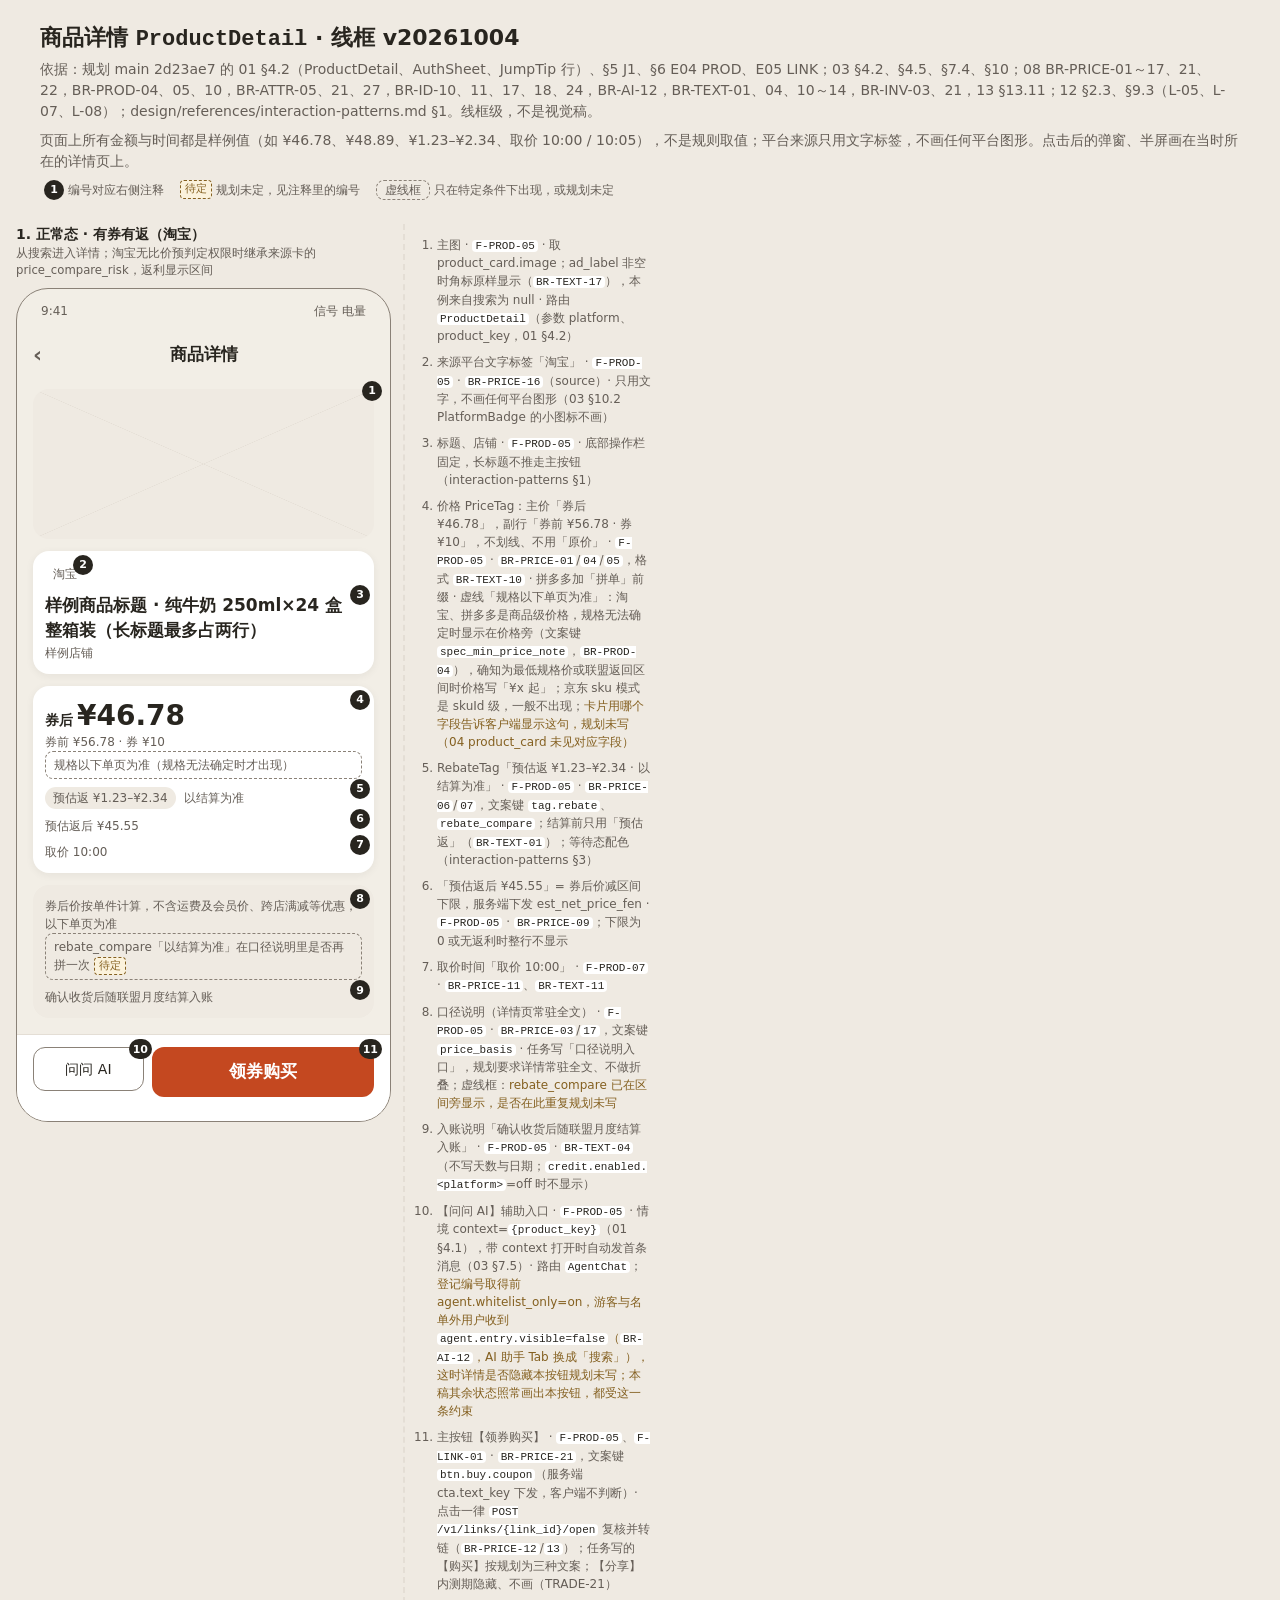
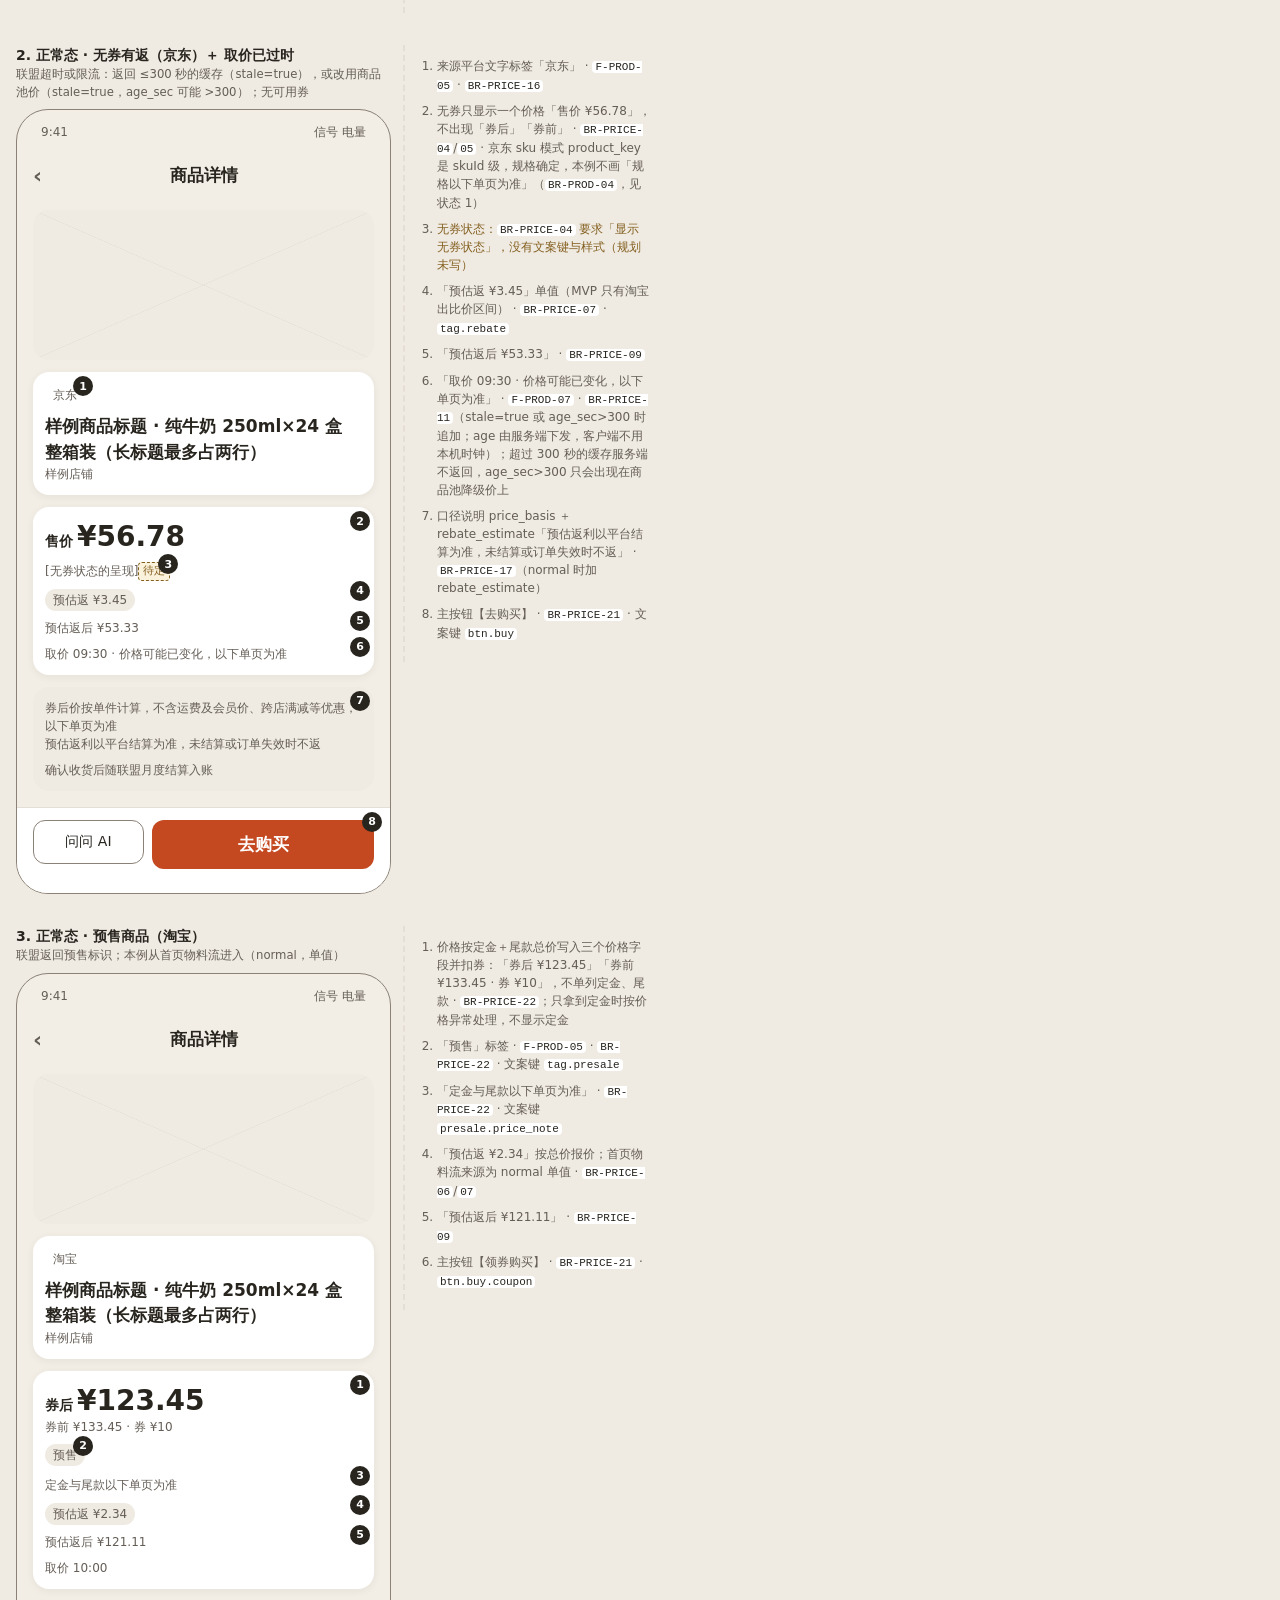
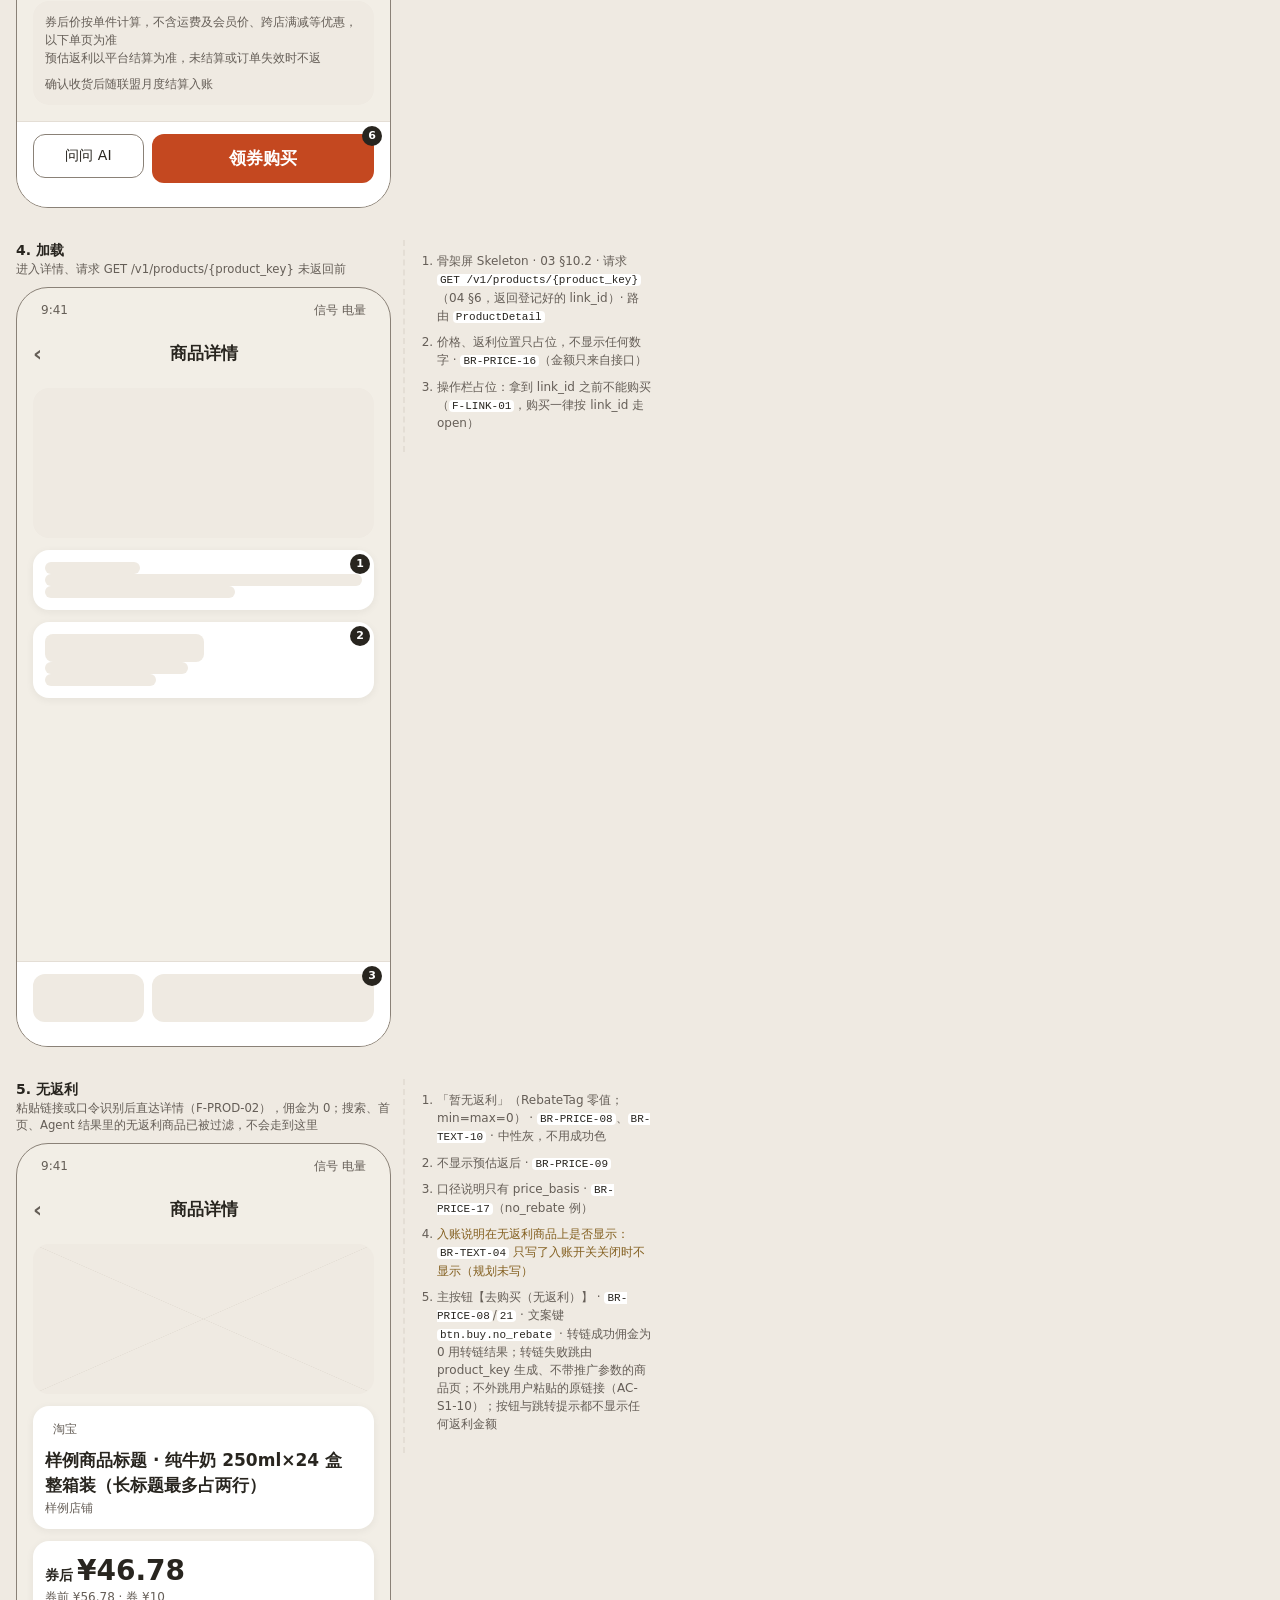
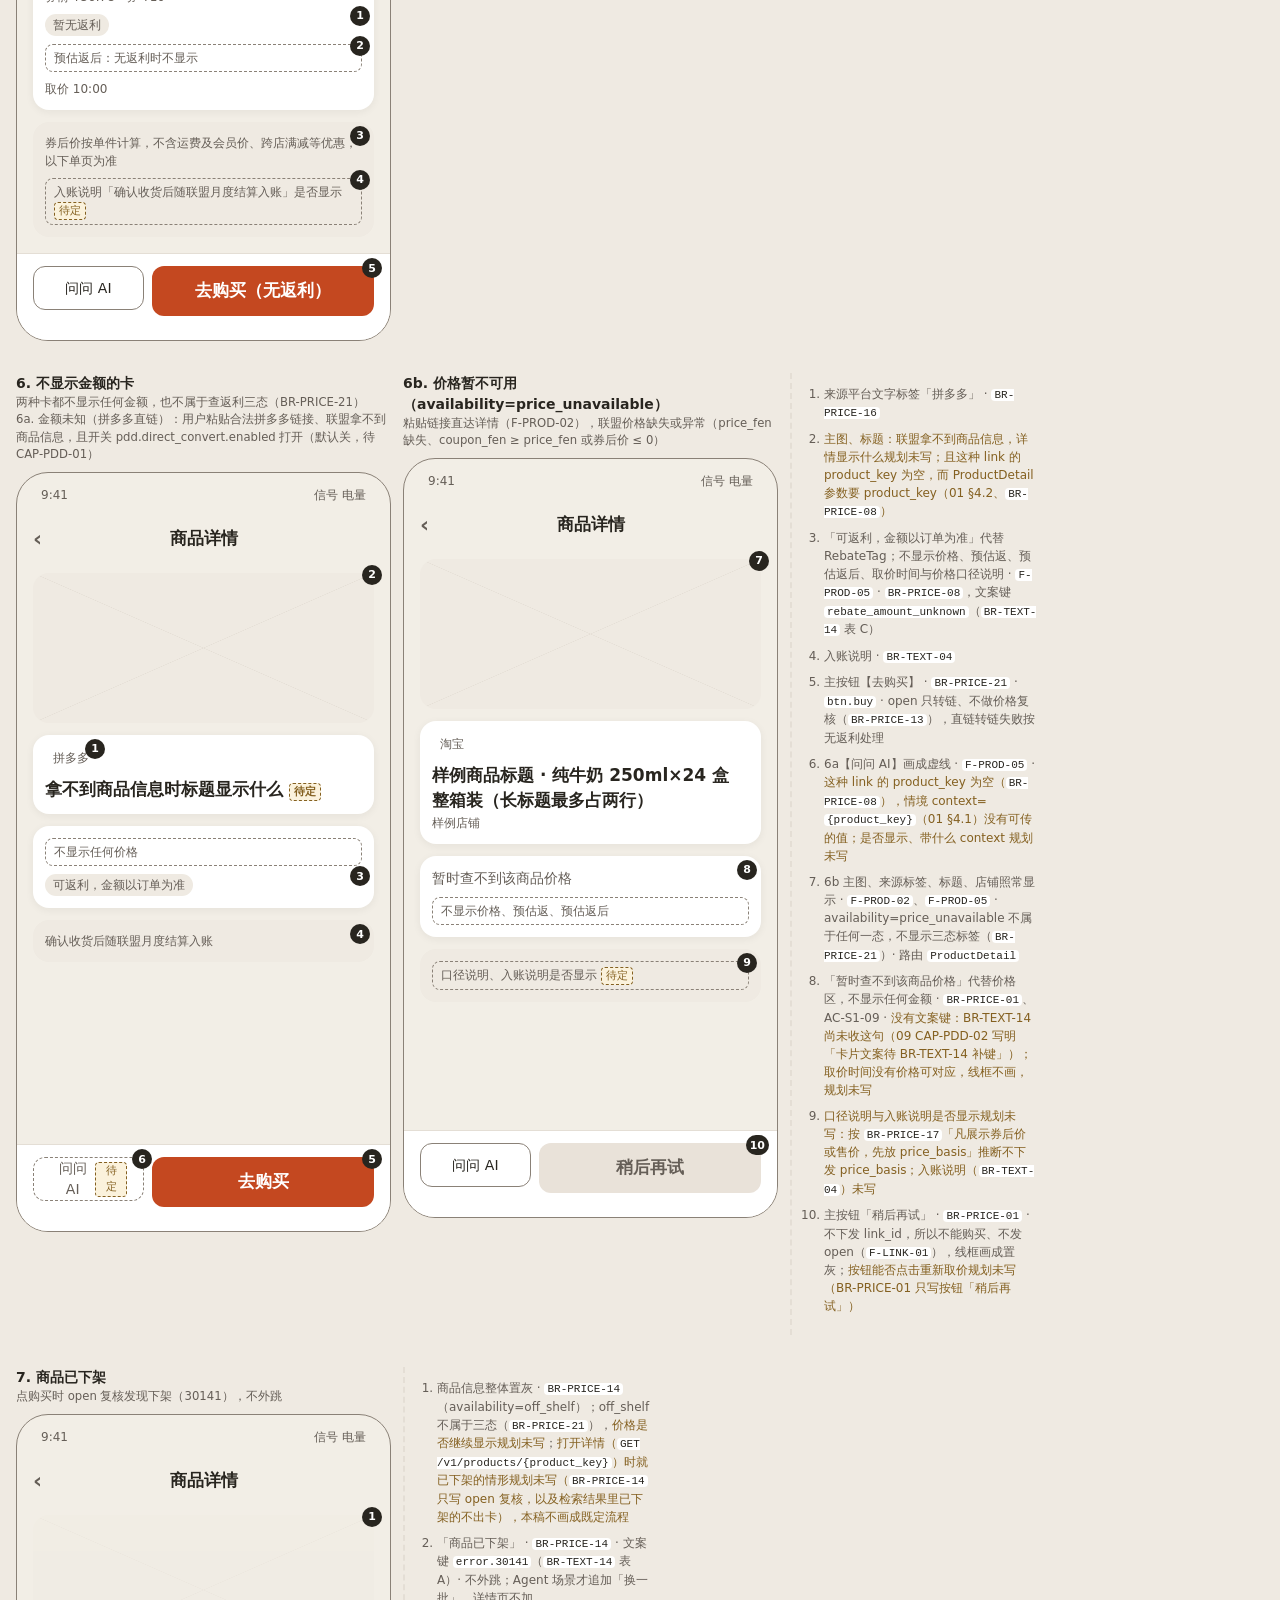
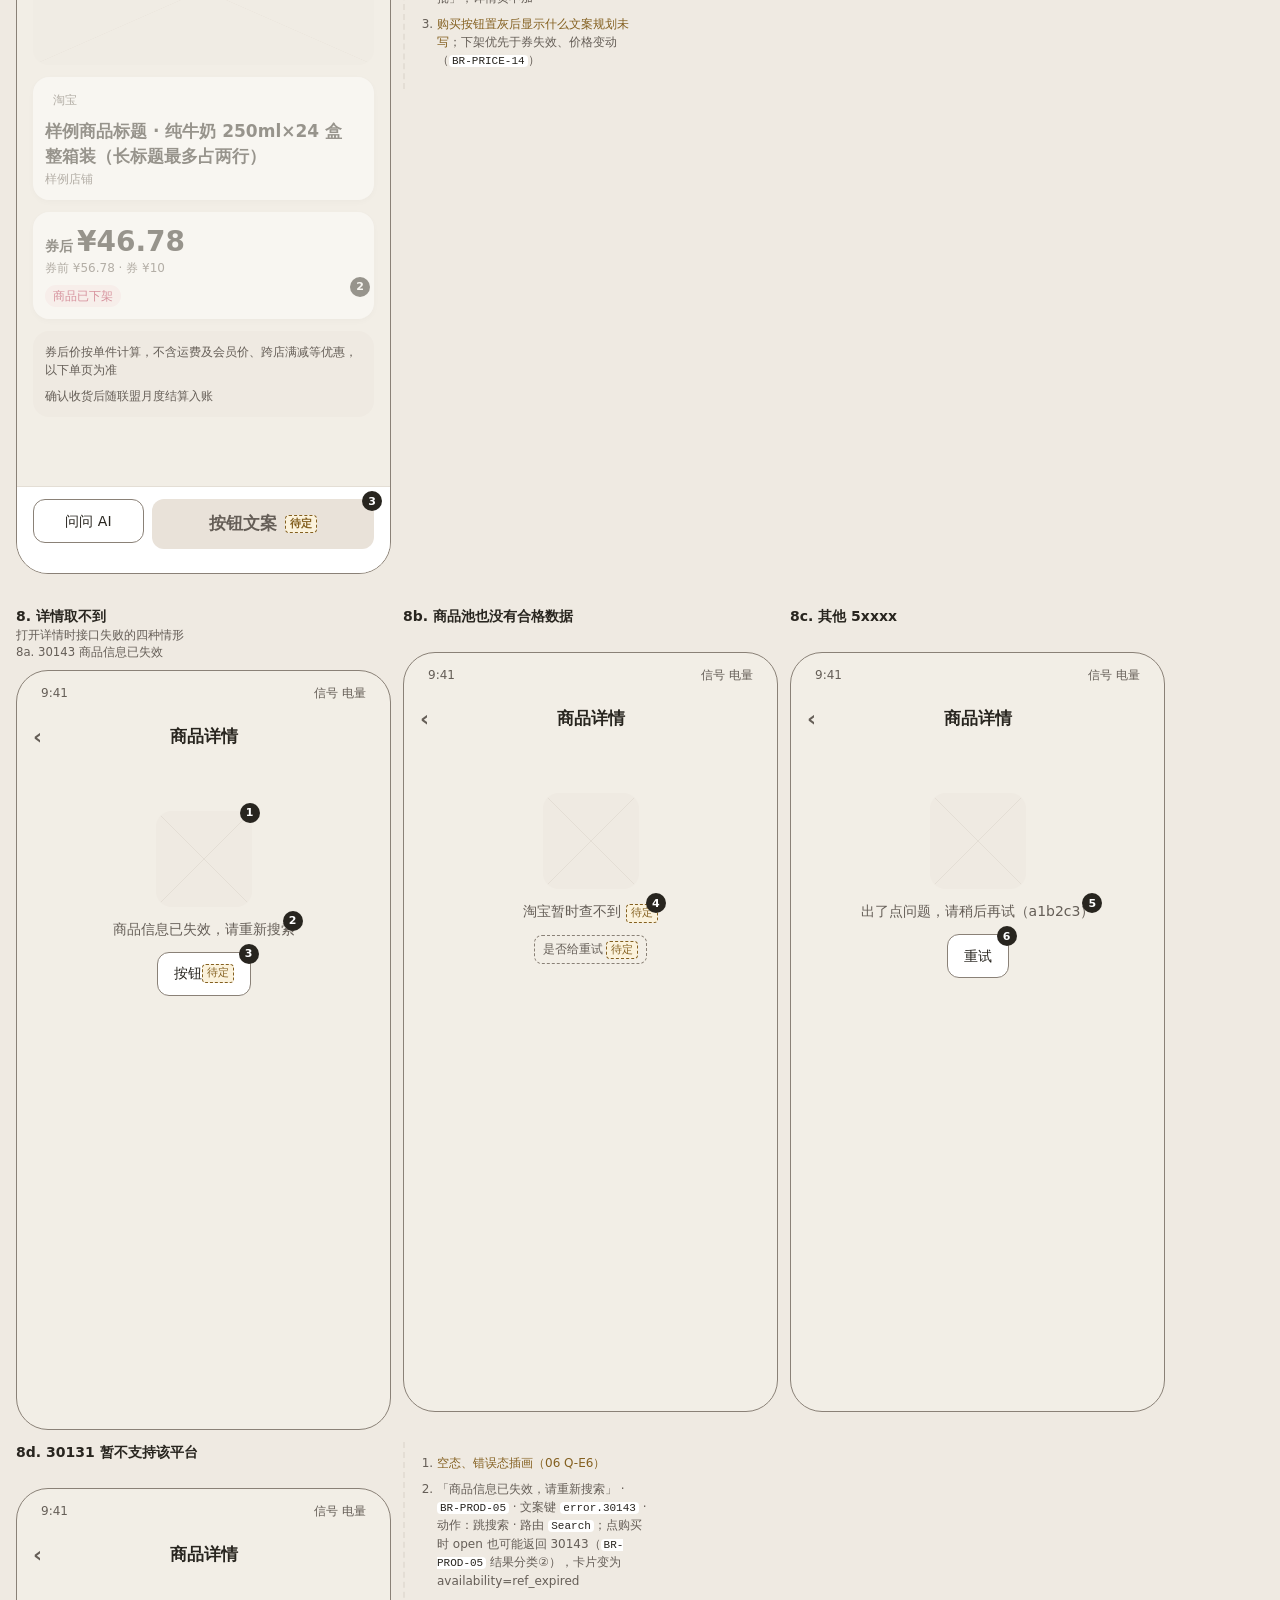
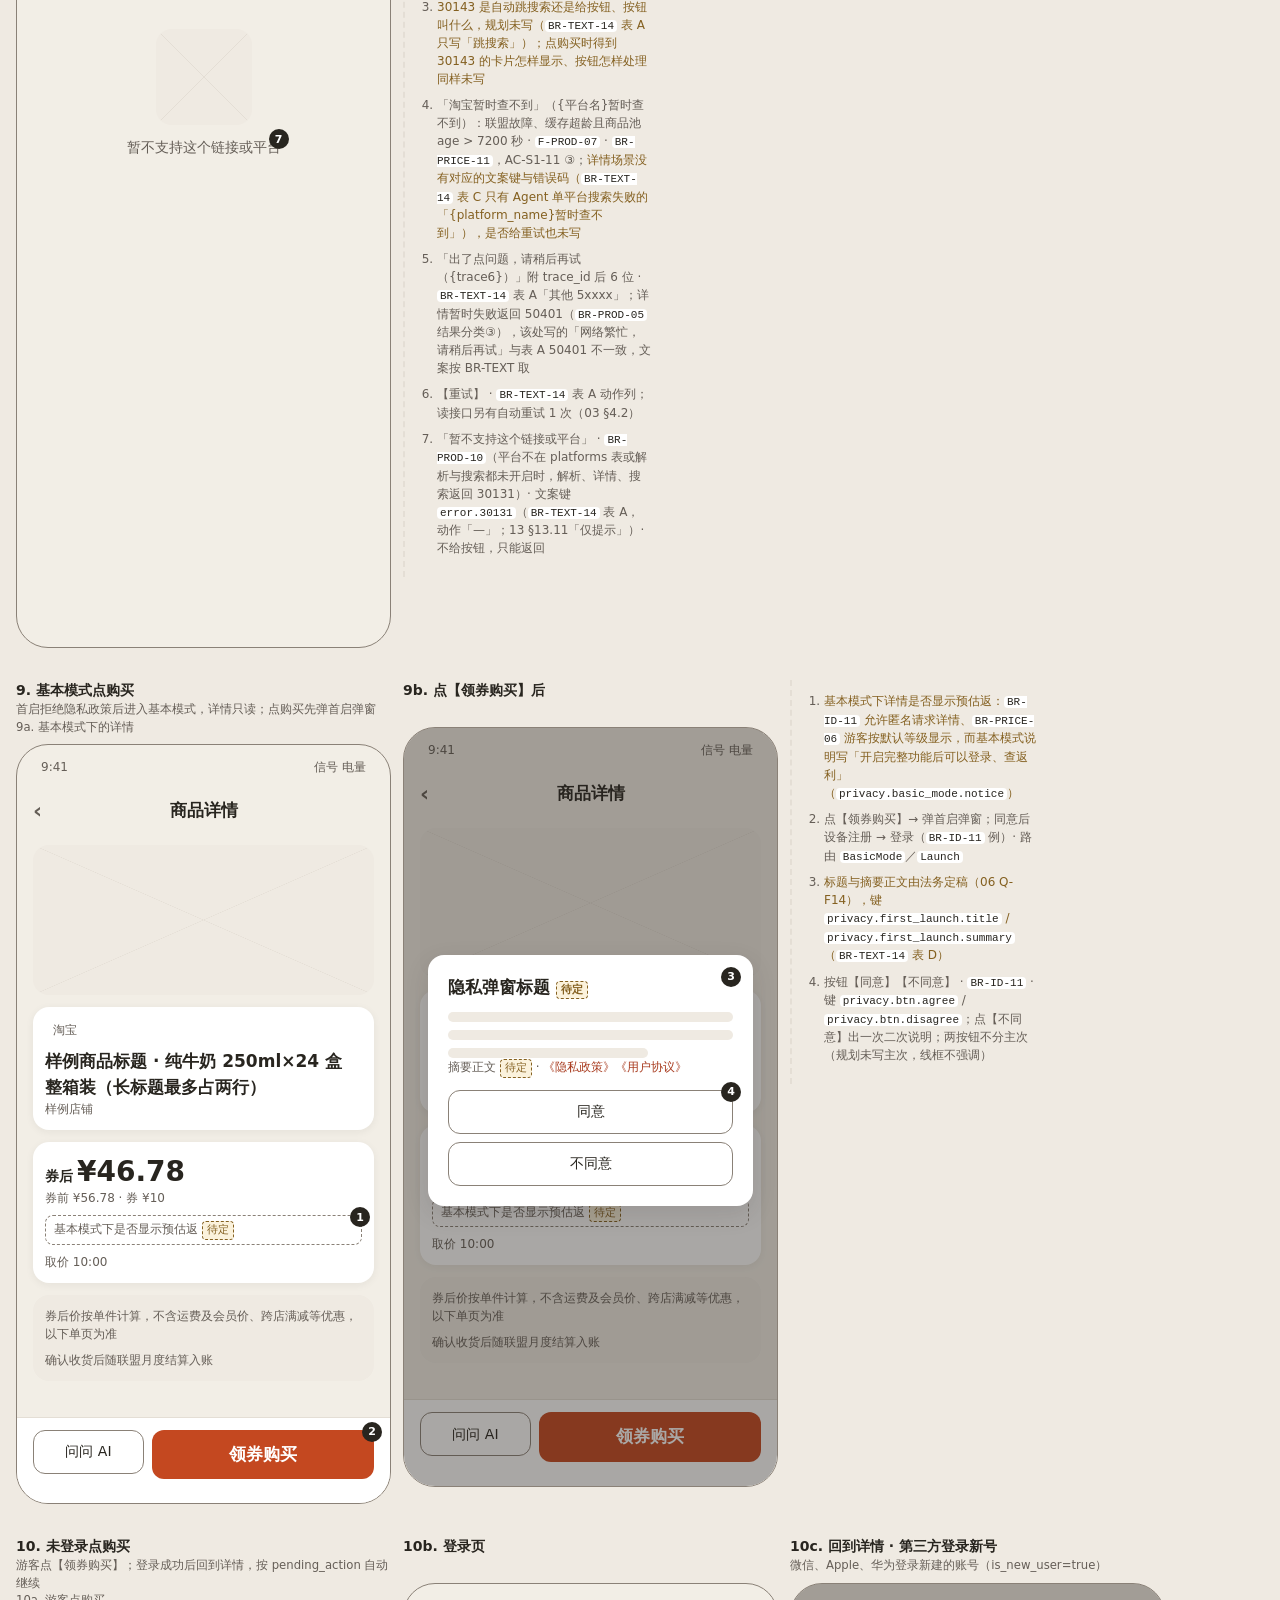
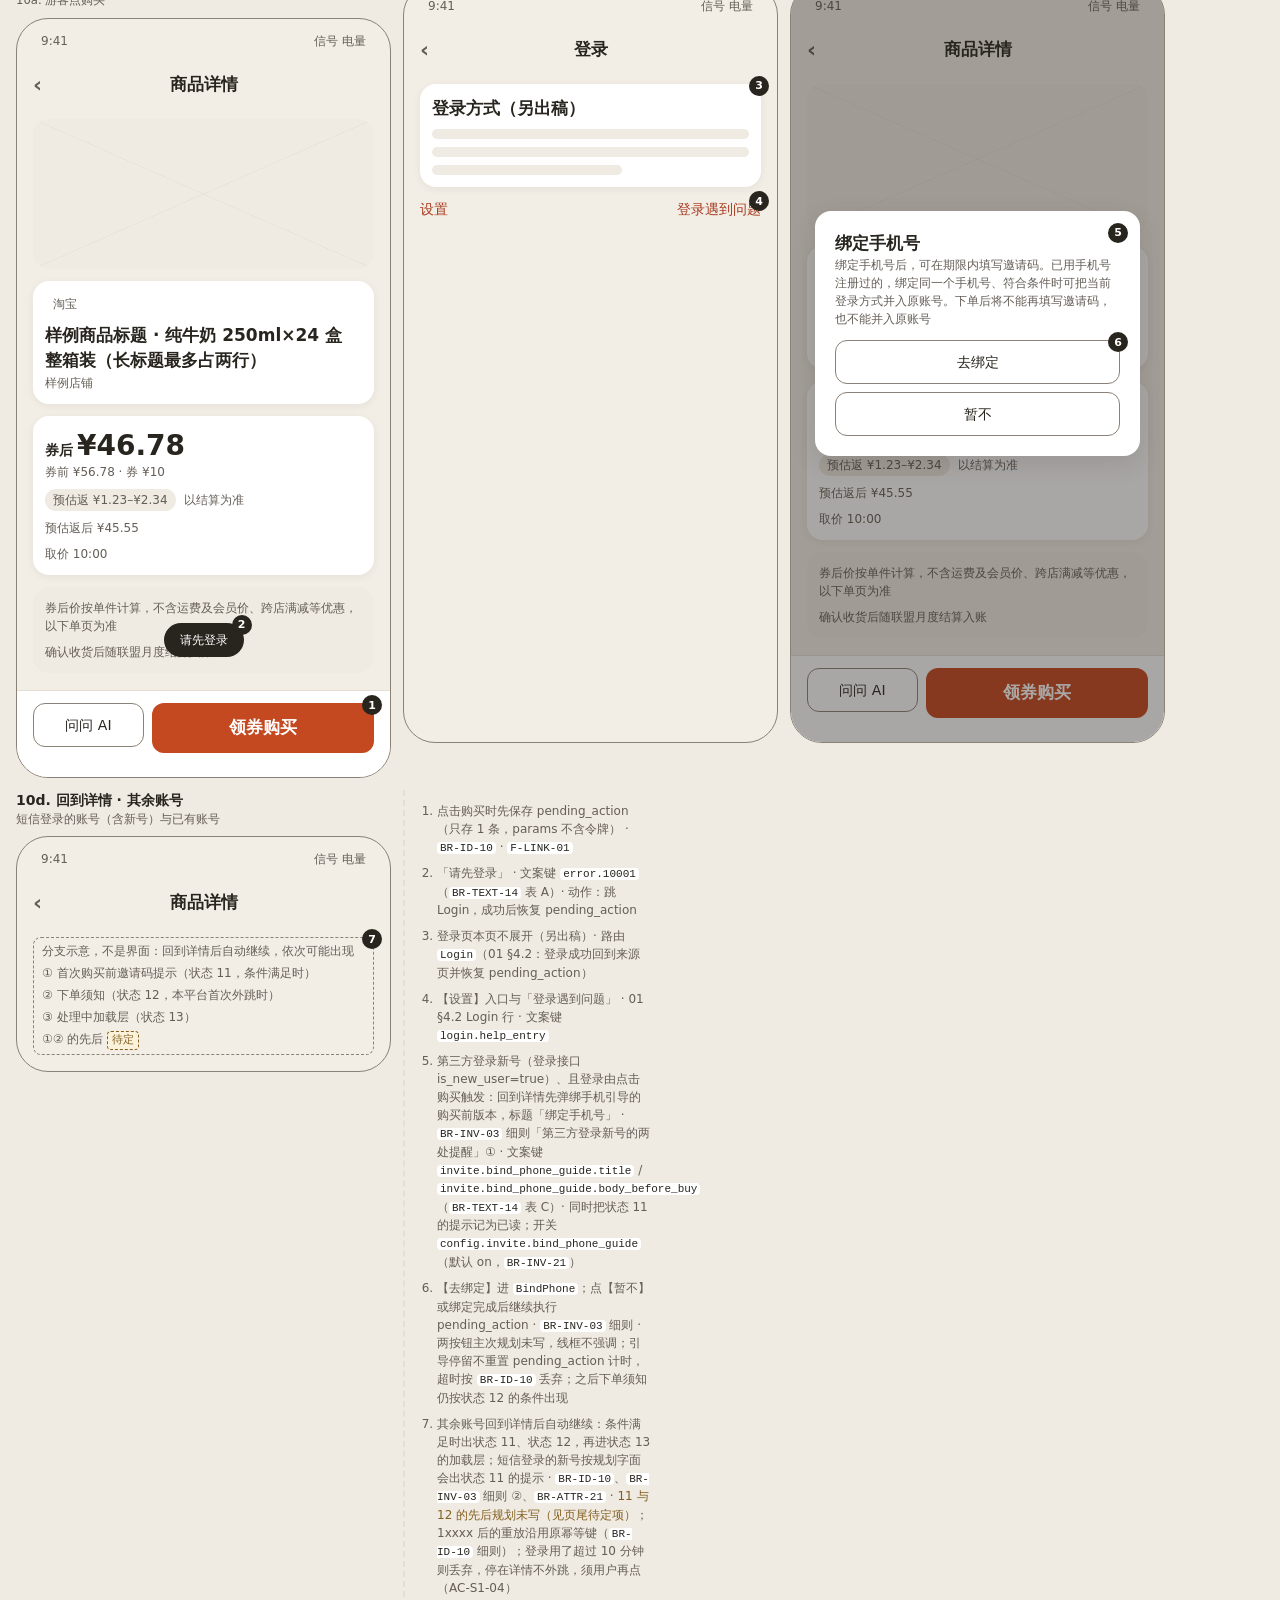
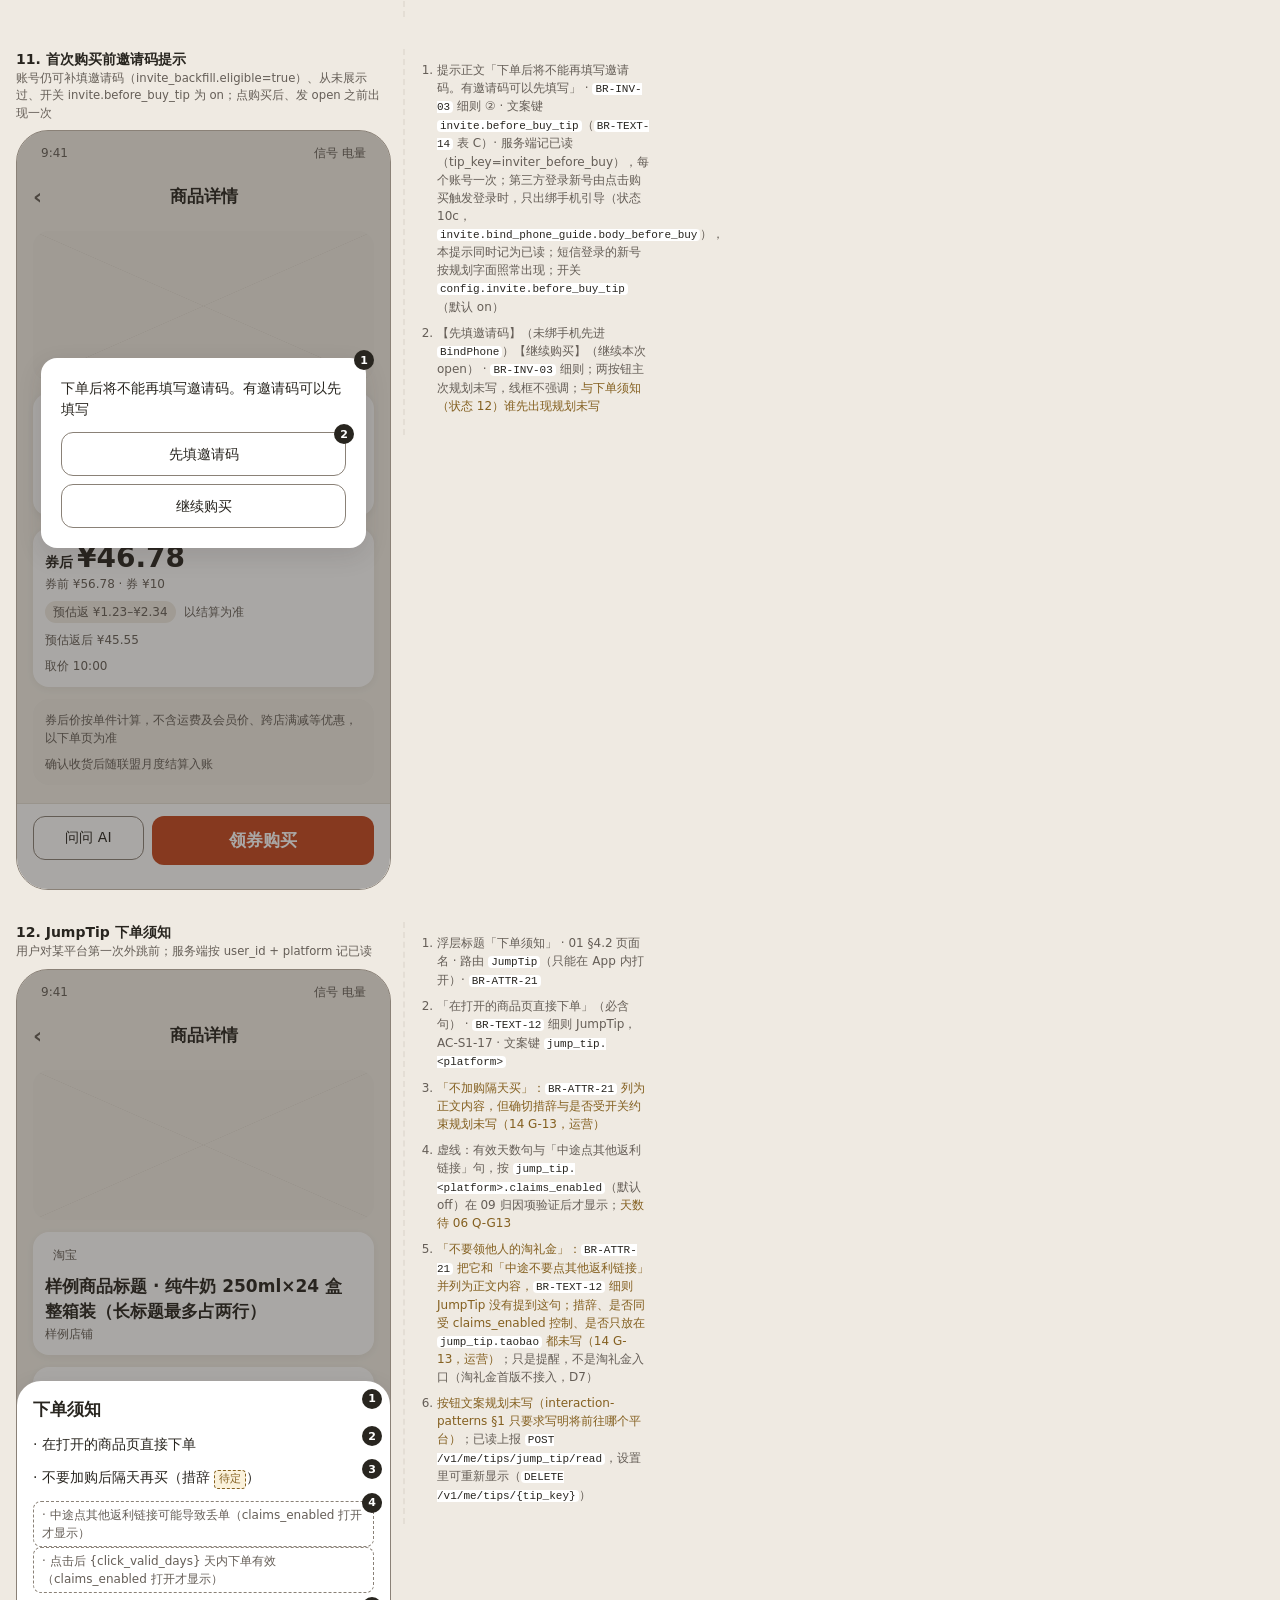
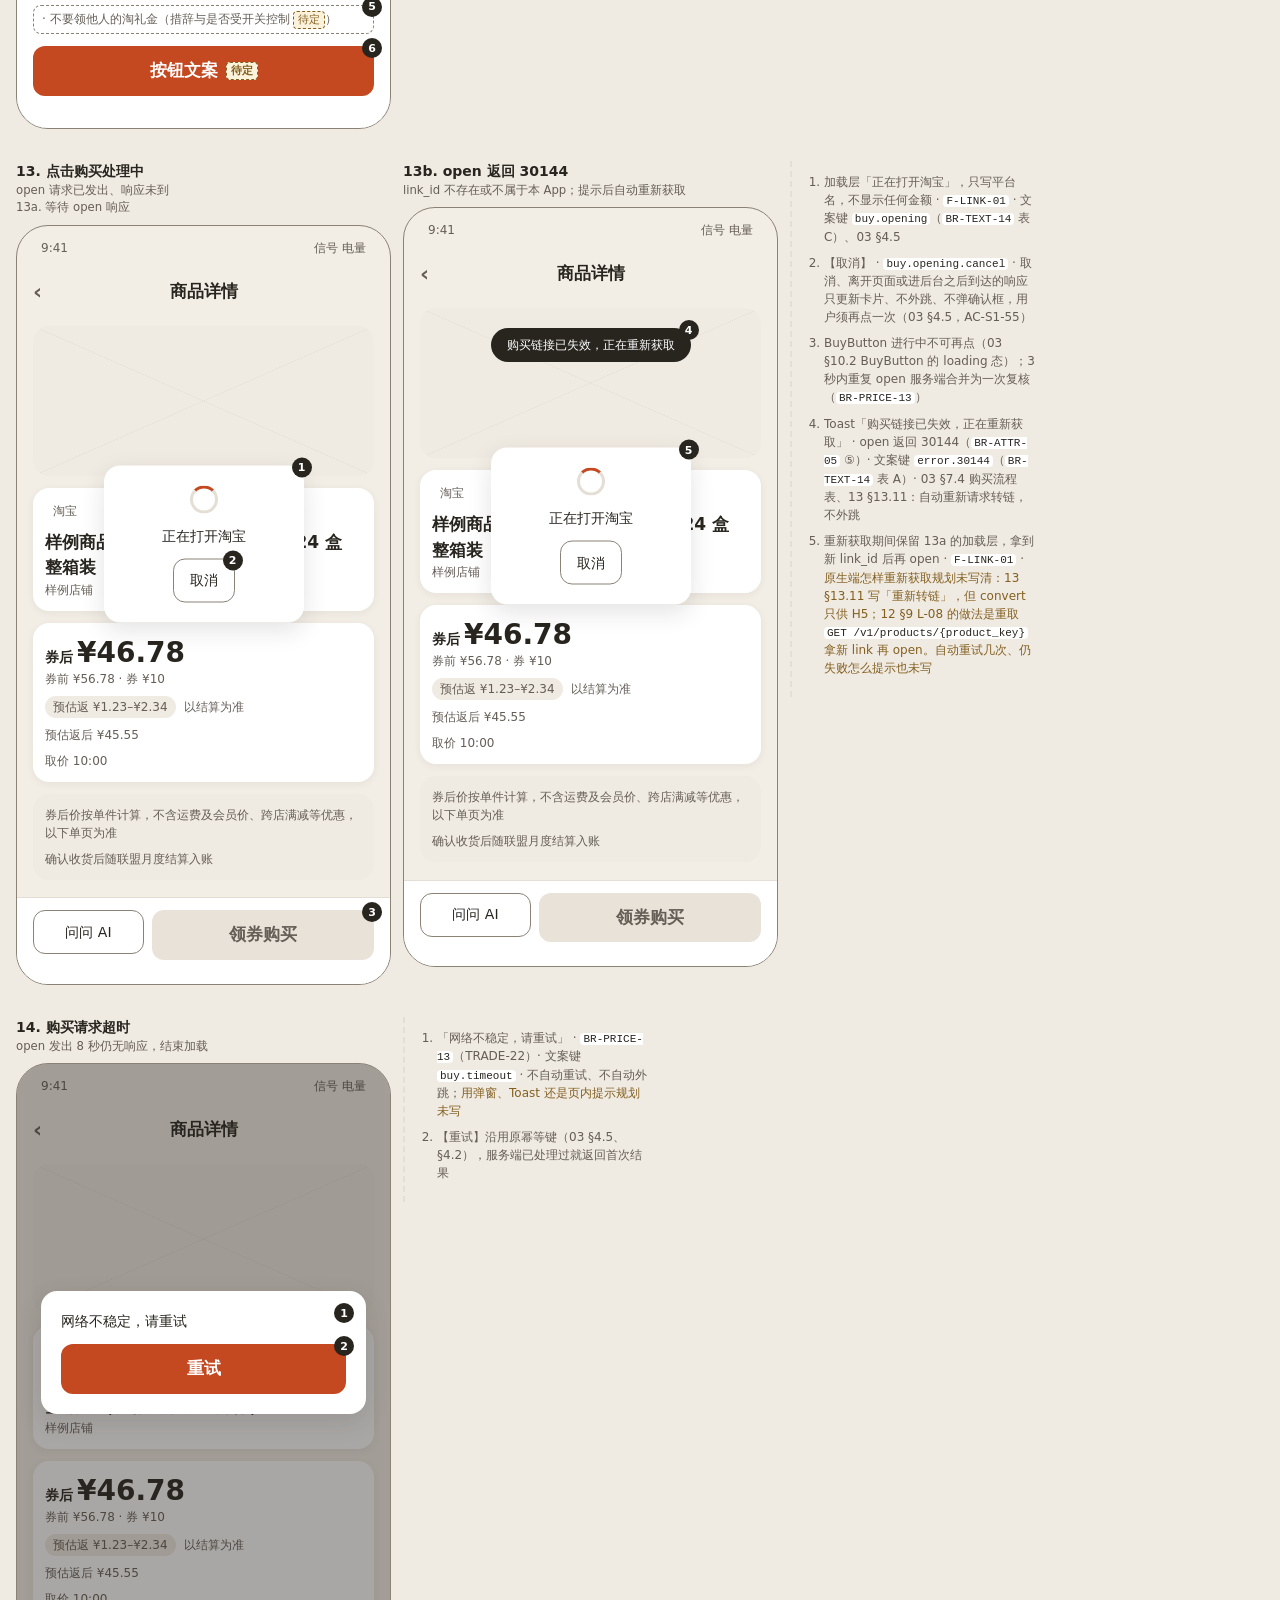
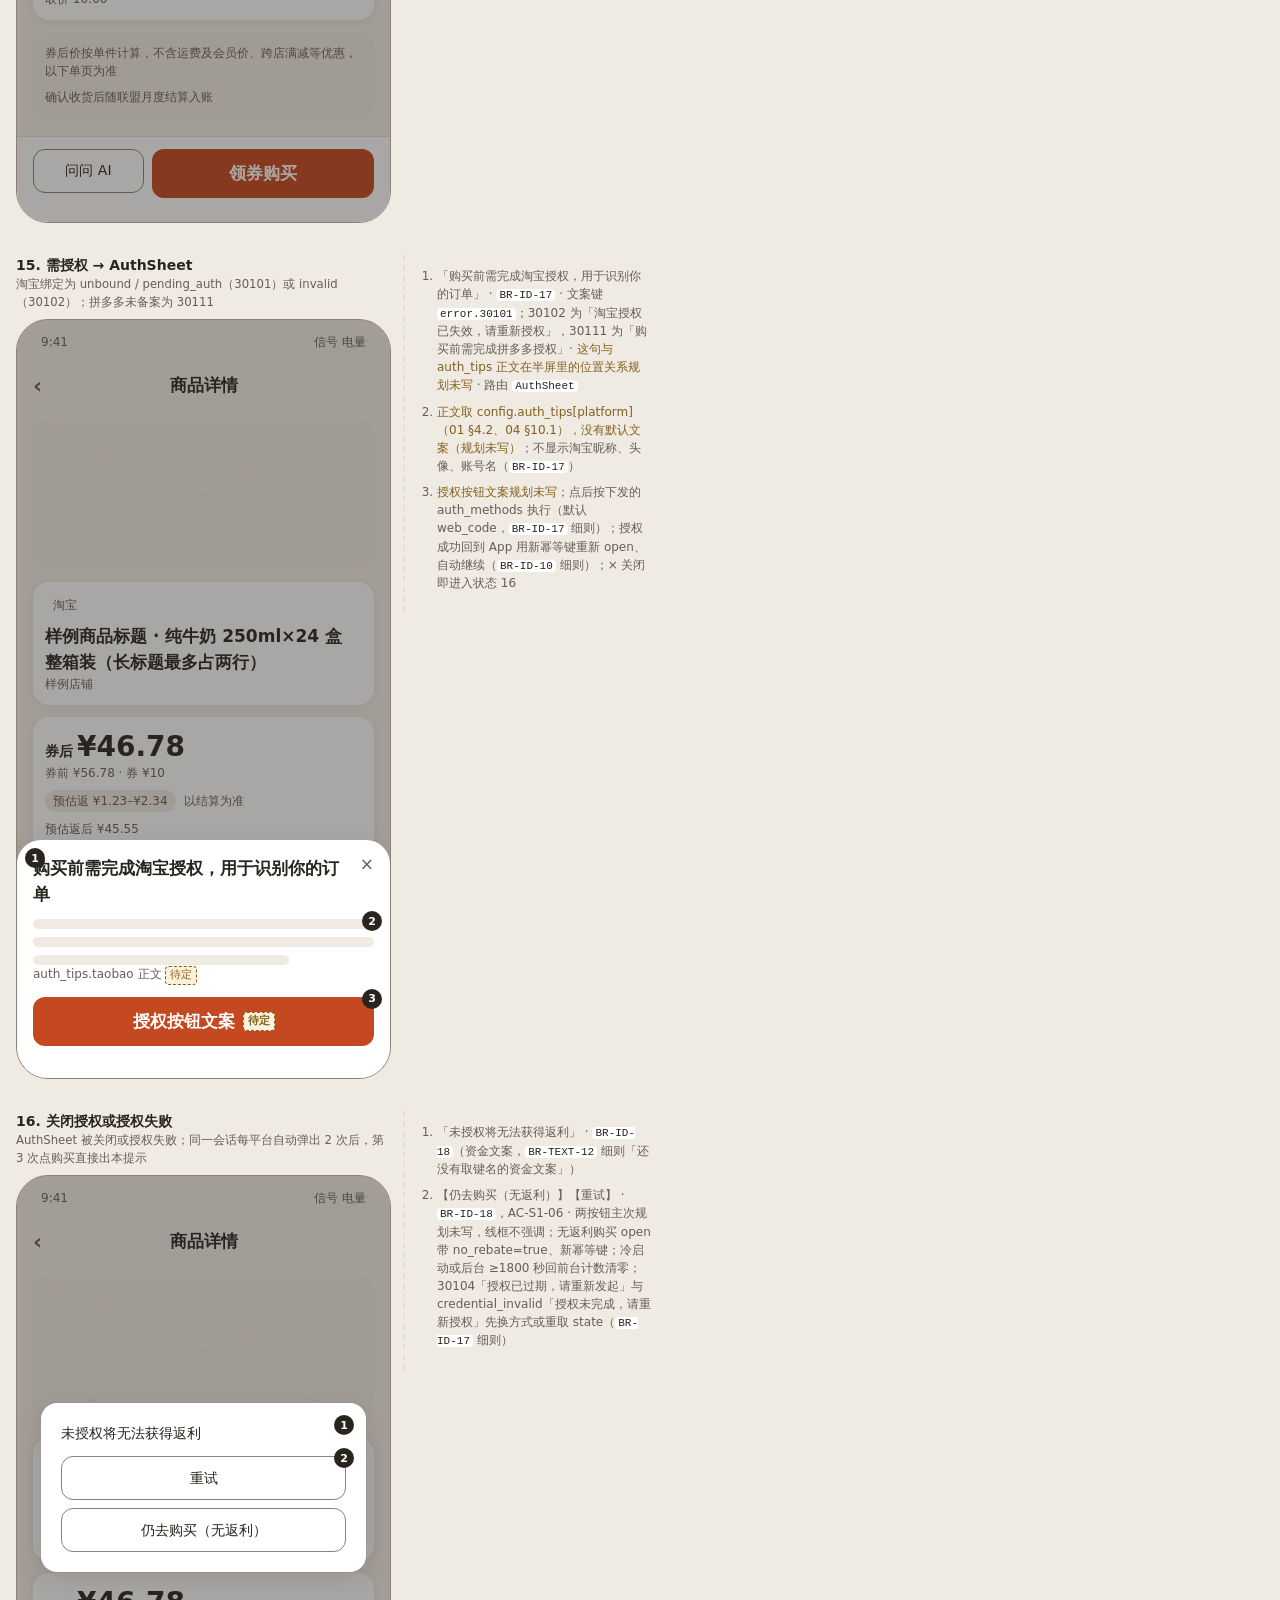
<file: design/wireframes/product-v20261004.html>
<!doctype html>
<html lang="zh-CN">
<head>
<meta charset="utf-8">
<meta name="viewport" content="width=device-width, initial-scale=1">
<title>线框 · 商品详情 ProductDetail · v20261004</title>
<link rel="stylesheet" href="../tokens/variables.css">
<link rel="stylesheet" href="../tokens/foundations.css">
<link rel="stylesheet" href="wireframe.css">
<style>
/* 本页专用：只用令牌，不写新色值 */
.pd-back { width: 24px; color: var(--color-text-secondary); font-size: var(--font-size-title); line-height: 1; }
.pd-ghost { visibility: hidden; }
.pd-hero { width: 100%; height: 150px; border-radius: var(--radius-card); }
.pd-dim { opacity: 0.45; }
.pd-inline { display: inline-flex; align-self: flex-start; }
.pd-block { display: block; }
.pd-title { font-size: var(--font-size-body); font-weight: var(--font-weight-semibold); line-height: var(--font-line-height-body); }
.pd-label { font-size: var(--font-size-footnote); color: var(--color-price-text); font-weight: var(--font-weight-semibold); }
.pd-price-row { display: flex; align-items: baseline; gap: var(--space-1); flex-wrap: wrap; }
.pd-sub { font-size: var(--font-size-caption); color: var(--color-text-secondary); }
.pd-fine { box-shadow: none; background: var(--color-background-muted); }
.pd-p { margin: 0; font-size: var(--font-size-caption); line-height: var(--font-line-height-caption); color: var(--color-text-secondary); }
.pd-off { padding: var(--space-1) var(--space-2); border: 1px dashed var(--color-border-control); border-radius: var(--radius-small); color: var(--color-text-secondary); font-size: var(--font-size-caption); }
.pd-center { display: flex; align-items: center; justify-content: center; min-height: var(--interaction-target-minimum); text-align: center; }
.pd-actions { display: grid; grid-template-columns: 1fr 2fr; gap: var(--space-2); align-items: stretch; }
.pd-actions--single { grid-template-columns: 1fr; }
.pd-actions > .wf-anchor { display: block; }
.pd-actions > .wf-btn { width: 100%; }
.pd-dialog-btns { display: flex; flex-direction: column; gap: var(--space-2); }
.pd-dialog-btns > button { width: 100%; }
.pd-pin-in { top: var(--space-2); right: var(--space-2); }
.pd-pin-left { right: auto; left: -8px; }
.pd-pad-r { padding-right: var(--space-6); }
.pd-x { position: absolute; top: var(--space-3); right: var(--space-4); color: var(--color-text-secondary); font-size: var(--font-size-body); }
.wf-dialog .pd-x { right: var(--space-5); }
.wf-card .pd-x { top: var(--space-2); right: var(--space-3); }
.pd-toast-top { bottom: auto; top: 120px; }
.pd-layer { position: absolute; left: 50%; top: 42%; transform: translate(-50%, -50%); min-width: 200px; display: flex; flex-direction: column; align-items: center; gap: var(--space-3); padding: var(--space-5) var(--space-6); border-radius: var(--radius-card); background: var(--color-background-surface); box-shadow: var(--shadow-floating); }
.pd-spinner { width: 28px; height: 28px; border-radius: var(--radius-pill); border: 3px solid var(--color-border-subtle); border-top-color: var(--color-brand-primary); }
.pd-sk-line { height: 12px; border-radius: var(--radius-pill); }
.pd-sk-price { width: 50%; height: 28px; }
.pd-sk-btn { height: var(--component-button-min-height); border-radius: var(--radius-button); }
.wf-legend .pd-off { display: inline-block; padding: 0 var(--space-2); }
.pd-btn-dashed { border-style: dashed; color: var(--color-text-secondary); }
.pd-off .pd-flow-step { display: block; margin-top: var(--space-1); }
/* 子态多的状态（8、10、18、24 等）在窄屏内换行，不出横向滚动 */
.wf-states > .wf-state { flex-wrap: wrap; }
.wf-states > .wf-state > div { max-width: 375px; }
</style>
</head>
<body>
<header class="wf-head">
  <h1>商品详情 <code>ProductDetail</code> · 线框 v20261004</h1>
  <p>依据：规划 main 2d23ae7 的 01 §4.2（ProductDetail、AuthSheet、JumpTip 行）、§5 J1、§6 E04 PROD、E05 LINK；03 §4.2、§4.5、§7.4、§10；08 BR-PRICE-01～17、21、22，BR-PROD-04、05、10，BR-ATTR-05、21、27，BR-ID-10、11、17、18、24，BR-AI-12，BR-TEXT-01、04、10～14，BR-INV-03、21，13 §13.11；12 §2.3、§9.3（L-05、L-07、L-08）；design/references/interaction-patterns.md §1。线框级，不是视觉稿。</p>
  <p>页面上所有金额与时间都是样例值（如 ¥46.78、¥48.89、¥1.23–¥2.34、取价 10:00 / 10:05），不是规则取值；平台来源只用文字标签，不画任何平台图形。点击后的弹窗、半屏画在当时所在的详情页上。</p>
  <div class="wf-legend"><span><span class="wf-pin wf-pin--inline">1</span> 编号对应右侧注释</span><span><span class="wf-todo-tag">待定</span> 规划未定，见注释里的编号</span><span><span class="pd-off">虚线框</span> 只在特定条件下出现，或规划未定</span></div>
</header>
<main class="wf-states">
<section class="wf-state" aria-label="1. 正常态 · 有券有返（淘宝）"><div><p class="wf-state__label">1. 正常态 · 有券有返（淘宝）<small>从搜索进入详情；淘宝无比价预判定权限时继承来源卡的 price_compare_risk，返利显示区间</small></p><div class="wf-phone"><div class="wf-statusbar"><span>9:41</span><span>信号 电量</span></div><div class="wf-navbar"><span class="pd-back">‹</span><span class="wf-navbar__title">商品详情</span><span class="pd-back pd-ghost">‹</span></div><div class="wf-body"><div class="wf-anchor"><span class="wf-pin">1</span><div class="wf-img pd-hero"></div></div><div class="wf-card wf-stack"><div class="wf-anchor pd-inline"><span class="wf-pin">2</span><span class="wf-tag wf-tag--source">淘宝</span></div><div class="wf-anchor"><span class="wf-pin">3</span><div class="pd-title">样例商品标题 · 纯牛奶 250ml×24 盒 整箱装（长标题最多占两行）</div><div class="wf-caption">样例店铺</div></div></div><div class="wf-card wf-stack"><div class="wf-anchor"><span class="wf-pin">4</span><div class="pd-price-row"><span class="pd-label">券后</span><span class="wf-amount wf-amount--lg">¥46.78</span></div><div class="pd-sub">券前 ¥56.78 · 券 ¥10</div><div class="pd-off">规格以下单页为准（规格无法确定时才出现）</div></div><div class="wf-anchor"><span class="wf-pin">5</span><div class="wf-row"><span class="wf-tag wf-tag--pending">预估返 ¥1.23–¥2.34</span><span class="wf-caption">以结算为准</span></div></div><div class="wf-anchor"><span class="wf-pin">6</span><div class="wf-caption">预估返后 ¥45.55</div></div><div class="wf-anchor"><span class="wf-pin">7</span><div class="wf-caption">取价 10:00</div></div></div><div class="wf-card wf-stack pd-fine"><div class="wf-anchor"><span class="wf-pin">8</span><p class="pd-p">券后价按单件计算，不含运费及会员价、跨店满减等优惠，以下单页为准</p><div class="pd-off">rebate_compare「以结算为准」在口径说明里是否再拼一次 <span class="wf-todo-tag">待定</span></div></div><div class="wf-anchor"><span class="wf-pin">9</span><p class="pd-p">确认收货后随联盟月度结算入账</p></div></div></div><div class="wf-footer"><div class="pd-actions"><span class="wf-anchor"><span class="wf-pin">10</span><button class="wf-btn wf-btn--block" type="button">问问 AI</button></span><span class="wf-anchor"><span class="wf-pin">11</span><button class="couli-button-primary wf-btn--block" type="button">领券购买</button></span></div></div></div></div><ol class="wf-notes"><li>主图 · <code>F-PROD-05</code> · 取 product_card.image；ad_label 非空时角标原样显示（<code>BR-TEXT-17</code>），本例来自搜索为 null · 路由 <code>ProductDetail</code>（参数 platform、product_key，01 §4.2）</li><li>来源平台文字标签「淘宝」 · <code>F-PROD-05</code> · <code>BR-PRICE-16</code>（source）· 只用文字，不画任何平台图形（03 §10.2 PlatformBadge 的小图标不画）</li><li>标题、店铺 · <code>F-PROD-05</code> · 底部操作栏固定，长标题不推走主按钮（interaction-patterns §1）</li><li>价格 PriceTag：主价「券后 ¥46.78」，副行「券前 ¥56.78 · 券 ¥10」，不划线、不用「原价」 · <code>F-PROD-05</code> · <code>BR-PRICE-01</code>/<code>04</code>/<code>05</code>，格式 <code>BR-TEXT-10</code> · 拼多多加「拼单」前缀 · 虚线「规格以下单页为准」：淘宝、拼多多是商品级价格，规格无法确定时显示在价格旁（文案键 <code>spec_min_price_note</code>，<code>BR-PROD-04</code>），确知为最低规格价或联盟返回区间时价格写「¥x 起」；京东 sku 模式是 skuId 级，一般不出现；<span class="wf-todo">卡片用哪个字段告诉客户端显示这句，规划未写（04 product_card 未见对应字段）</span></li><li>RebateTag「预估返 ¥1.23–¥2.34 · 以结算为准」 · <code>F-PROD-05</code> · <code>BR-PRICE-06</code>/<code>07</code>，文案键 <code>tag.rebate</code>、<code>rebate_compare</code>；结算前只用「预估返」（<code>BR-TEXT-01</code>）；等待态配色（interaction-patterns §3）</li><li>「预估返后 ¥45.55」= 券后价减区间下限，服务端下发 est_net_price_fen · <code>F-PROD-05</code> · <code>BR-PRICE-09</code>；下限为 0 或无返利时整行不显示</li><li>取价时间「取价 10:00」 · <code>F-PROD-07</code> · <code>BR-PRICE-11</code>、<code>BR-TEXT-11</code></li><li>口径说明（详情页常驻全文） · <code>F-PROD-05</code> · <code>BR-PRICE-03</code>/<code>17</code>，文案键 <code>price_basis</code> · 任务写「口径说明入口」，规划要求详情常驻全文、不做折叠；虚线框：<span class="wf-todo">rebate_compare 已在区间旁显示，是否在此重复规划未写</span></li><li>入账说明「确认收货后随联盟月度结算入账」 · <code>F-PROD-05</code> · <code>BR-TEXT-04</code>（不写天数与日期；<code>credit.enabled.&lt;platform&gt;</code>=off 时不显示）</li><li>【问问 AI】辅助入口 · <code>F-PROD-05</code> · 情境 context=<code>{product_key}</code>（01 §4.1），带 context 打开时自动发首条消息（03 §7.5）· 路由 <code>AgentChat</code>；<span class="wf-todo">登记编号取得前 agent.whitelist_only=on，游客与名单外用户收到 <code>agent.entry.visible=false</code>（<code>BR-AI-12</code>，AI 助手 Tab 换成「搜索」），这时详情是否隐藏本按钮规划未写；本稿其余状态照常画出本按钮，都受这一条约束</span></li><li>主按钮【领券购买】 · <code>F-PROD-05</code>、<code>F-LINK-01</code> · <code>BR-PRICE-21</code>，文案键 <code>btn.buy.coupon</code>（服务端 cta.text_key 下发，客户端不判断）· 点击一律 <code>POST /v1/links/{link_id}/open</code> 复核并转链（<code>BR-PRICE-12</code>/<code>13</code>）；任务写的【购买】按规划为三种文案；【分享】内测期隐藏、不画（TRADE-21）</li></ol></section>
<section class="wf-state" aria-label="2. 正常态 · 无券有返（京东）＋ 取价已过时"><div><p class="wf-state__label">2. 正常态 · 无券有返（京东）＋ 取价已过时<small>联盟超时或限流：返回 ≤300 秒的缓存（stale=true），或改用商品池价（stale=true，age_sec 可能 &gt;300）；无可用券</small></p><div class="wf-phone"><div class="wf-statusbar"><span>9:41</span><span>信号 电量</span></div><div class="wf-navbar"><span class="pd-back">‹</span><span class="wf-navbar__title">商品详情</span><span class="pd-back pd-ghost">‹</span></div><div class="wf-body"><div class="wf-anchor"><div class="wf-img pd-hero"></div></div><div class="wf-card wf-stack"><div class="wf-anchor pd-inline"><span class="wf-pin">1</span><span class="wf-tag wf-tag--source">京东</span></div><div class="wf-anchor"><div class="pd-title">样例商品标题 · 纯牛奶 250ml×24 盒 整箱装（长标题最多占两行）</div><div class="wf-caption">样例店铺</div></div></div><div class="wf-card wf-stack"><div class="wf-anchor"><span class="wf-pin">2</span><div class="pd-price-row"><span class="pd-label">售价</span><span class="wf-amount wf-amount--lg">¥56.78</span></div></div><div class="wf-anchor pd-inline"><span class="wf-pin">3</span><span class="wf-caption">[无券状态的呈现]</span> <span class="wf-todo-tag">待定</span></div><div class="wf-anchor"><span class="wf-pin">4</span><div class="wf-row"><span class="wf-tag wf-tag--pending">预估返 ¥3.45</span></div></div><div class="wf-anchor"><span class="wf-pin">5</span><div class="wf-caption">预估返后 ¥53.33</div></div><div class="wf-anchor"><span class="wf-pin">6</span><div class="wf-caption">取价 09:30 · 价格可能已变化，以下单页为准</div></div></div><div class="wf-card wf-stack pd-fine"><div class="wf-anchor"><span class="wf-pin">7</span><p class="pd-p">券后价按单件计算，不含运费及会员价、跨店满减等优惠，以下单页为准</p><p class="pd-p">预估返利以平台结算为准，未结算或订单失效时不返</p></div><div class="wf-anchor"><p class="pd-p">确认收货后随联盟月度结算入账</p></div></div></div><div class="wf-footer"><div class="pd-actions"><span class="wf-anchor"><button class="wf-btn wf-btn--block" type="button">问问 AI</button></span><span class="wf-anchor"><span class="wf-pin">8</span><button class="couli-button-primary wf-btn--block" type="button">去购买</button></span></div></div></div></div><ol class="wf-notes"><li>来源平台文字标签「京东」 · <code>F-PROD-05</code> · <code>BR-PRICE-16</code></li><li>无券只显示一个价格「售价 ¥56.78」，不出现「券后」「券前」 · <code>BR-PRICE-04</code>/<code>05</code> · 京东 sku 模式 product_key 是 skuId 级，规格确定，本例不画「规格以下单页为准」（<code>BR-PROD-04</code>，见状态 1）</li><li><span class="wf-todo">无券状态：<code>BR-PRICE-04</code> 要求「显示无券状态」，没有文案键与样式（规划未写）</span></li><li>「预估返 ¥3.45」单值（MVP 只有淘宝出比价区间） · <code>BR-PRICE-07</code> · <code>tag.rebate</code></li><li>「预估返后 ¥53.33」 · <code>BR-PRICE-09</code></li><li>「取价 09:30 · 价格可能已变化，以下单页为准」 · <code>F-PROD-07</code> · <code>BR-PRICE-11</code>（stale=true 或 age_sec&gt;300 时追加；age 由服务端下发，客户端不用本机时钟）；超过 300 秒的缓存服务端不返回，age_sec&gt;300 只会出现在商品池降级价上</li><li>口径说明 price_basis ＋ rebate_estimate「预估返利以平台结算为准，未结算或订单失效时不返」 · <code>BR-PRICE-17</code>（normal 时加 rebate_estimate）</li><li>主按钮【去购买】 · <code>BR-PRICE-21</code> · 文案键 <code>btn.buy</code></li></ol></section>
<section class="wf-state" aria-label="3. 正常态 · 预售商品（淘宝）"><div><p class="wf-state__label">3. 正常态 · 预售商品（淘宝）<small>联盟返回预售标识；本例从首页物料流进入（normal，单值）</small></p><div class="wf-phone"><div class="wf-statusbar"><span>9:41</span><span>信号 电量</span></div><div class="wf-navbar"><span class="pd-back">‹</span><span class="wf-navbar__title">商品详情</span><span class="pd-back pd-ghost">‹</span></div><div class="wf-body"><div class="wf-anchor"><div class="wf-img pd-hero"></div></div><div class="wf-card wf-stack"><div class="wf-anchor pd-inline"><span class="wf-tag wf-tag--source">淘宝</span></div><div class="wf-anchor"><div class="pd-title">样例商品标题 · 纯牛奶 250ml×24 盒 整箱装（长标题最多占两行）</div><div class="wf-caption">样例店铺</div></div></div><div class="wf-card wf-stack"><div class="wf-anchor"><span class="wf-pin">1</span><div class="pd-price-row"><span class="pd-label">券后</span><span class="wf-amount wf-amount--lg">¥123.45</span></div><div class="pd-sub">券前 ¥133.45 · 券 ¥10</div></div><div class="wf-anchor pd-inline"><span class="wf-pin">2</span><span class="wf-tag">预售</span></div><div class="wf-anchor"><span class="wf-pin">3</span><span class="wf-caption">定金与尾款以下单页为准</span></div><div class="wf-anchor"><span class="wf-pin">4</span><div class="wf-row"><span class="wf-tag wf-tag--pending">预估返 ¥2.34</span></div></div><div class="wf-anchor"><span class="wf-pin">5</span><div class="wf-caption">预估返后 ¥121.11</div></div><div class="wf-anchor"><div class="wf-caption">取价 10:00</div></div></div><div class="wf-card wf-stack pd-fine"><div class="wf-anchor"><p class="pd-p">券后价按单件计算，不含运费及会员价、跨店满减等优惠，以下单页为准</p><p class="pd-p">预估返利以平台结算为准，未结算或订单失效时不返</p></div><div class="wf-anchor"><p class="pd-p">确认收货后随联盟月度结算入账</p></div></div></div><div class="wf-footer"><div class="pd-actions"><span class="wf-anchor"><button class="wf-btn wf-btn--block" type="button">问问 AI</button></span><span class="wf-anchor"><span class="wf-pin">6</span><button class="couli-button-primary wf-btn--block" type="button">领券购买</button></span></div></div></div></div><ol class="wf-notes"><li>价格按定金＋尾款总价写入三个价格字段并扣券：「券后 ¥123.45」「券前 ¥133.45 · 券 ¥10」，不单列定金、尾款 · <code>BR-PRICE-22</code>；只拿到定金时按价格异常处理，不显示定金</li><li>「预售」标签 · <code>F-PROD-05</code> · <code>BR-PRICE-22</code> · 文案键 <code>tag.presale</code></li><li>「定金与尾款以下单页为准」 · <code>BR-PRICE-22</code> · 文案键 <code>presale.price_note</code></li><li>「预估返 ¥2.34」按总价报价；首页物料流来源为 normal 单值 · <code>BR-PRICE-06</code>/<code>07</code></li><li>「预估返后 ¥121.11」 · <code>BR-PRICE-09</code></li><li>主按钮【领券购买】 · <code>BR-PRICE-21</code> · <code>btn.buy.coupon</code></li></ol></section>
<section class="wf-state" aria-label="4. 加载"><div><p class="wf-state__label">4. 加载<small>进入详情、请求 GET /v1/products/{product_key} 未返回前</small></p><div class="wf-phone"><div class="wf-statusbar"><span>9:41</span><span>信号 电量</span></div><div class="wf-navbar"><span class="pd-back">‹</span><span class="wf-navbar__title">商品详情</span><span class="pd-back pd-ghost">‹</span></div><div class="wf-body"><div class="wf-skeleton pd-hero"></div><div class="wf-card wf-stack"><div class="wf-anchor"><span class="wf-pin">1</span><div class="wf-skeleton pd-sk-line" style="width:30%"></div><div class="wf-skeleton pd-sk-line"></div><div class="wf-skeleton pd-sk-line" style="width:60%"></div></div></div><div class="wf-card wf-stack"><div class="wf-anchor"><span class="wf-pin">2</span><div class="wf-skeleton pd-sk-price"></div><div class="wf-skeleton pd-sk-line" style="width:45%"></div><div class="wf-skeleton pd-sk-line" style="width:35%"></div></div></div></div><div class="wf-footer"><div class="wf-anchor"><span class="wf-pin">3</span><div class="pd-actions"><div class="wf-skeleton pd-sk-btn"></div><div class="wf-skeleton pd-sk-btn"></div></div></div></div></div></div><ol class="wf-notes"><li>骨架屏 Skeleton · 03 §10.2 · 请求 <code>GET /v1/products/{product_key}</code>（04 §6，返回登记好的 link_id）· 路由 <code>ProductDetail</code></li><li>价格、返利位置只占位，不显示任何数字 · <code>BR-PRICE-16</code>（金额只来自接口）</li><li>操作栏占位：拿到 link_id 之前不能购买（<code>F-LINK-01</code>，购买一律按 link_id 走 open）</li></ol></section>
<section class="wf-state" aria-label="5. 无返利"><div><p class="wf-state__label">5. 无返利<small>粘贴链接或口令识别后直达详情（F-PROD-02），佣金为 0；搜索、首页、Agent 结果里的无返利商品已被过滤，不会走到这里</small></p><div class="wf-phone"><div class="wf-statusbar"><span>9:41</span><span>信号 电量</span></div><div class="wf-navbar"><span class="pd-back">‹</span><span class="wf-navbar__title">商品详情</span><span class="pd-back pd-ghost">‹</span></div><div class="wf-body"><div class="wf-anchor"><div class="wf-img pd-hero"></div></div><div class="wf-card wf-stack"><div class="wf-anchor pd-inline"><span class="wf-tag wf-tag--source">淘宝</span></div><div class="wf-anchor"><div class="pd-title">样例商品标题 · 纯牛奶 250ml×24 盒 整箱装（长标题最多占两行）</div><div class="wf-caption">样例店铺</div></div></div><div class="wf-card wf-stack"><div class="wf-anchor"><div class="pd-price-row"><span class="pd-label">券后</span><span class="wf-amount wf-amount--lg">¥46.78</span></div><div class="pd-sub">券前 ¥56.78 · 券 ¥10</div></div><div class="wf-anchor"><span class="wf-pin">1</span><div class="wf-row"><span class="wf-tag">暂无返利</span></div></div><div class="wf-anchor"><span class="wf-pin">2</span><div class="pd-off">预估返后：无返利时不显示</div></div><div class="wf-anchor"><div class="wf-caption">取价 10:00</div></div></div><div class="wf-card wf-stack pd-fine"><div class="wf-anchor"><span class="wf-pin">3</span><p class="pd-p">券后价按单件计算，不含运费及会员价、跨店满减等优惠，以下单页为准</p></div><div class="wf-anchor"><span class="wf-pin">4</span><div class="pd-off">入账说明「确认收货后随联盟月度结算入账」是否显示 <span class="wf-todo-tag">待定</span></div></div></div></div><div class="wf-footer"><div class="pd-actions"><span class="wf-anchor"><button class="wf-btn wf-btn--block" type="button">问问 AI</button></span><span class="wf-anchor"><span class="wf-pin">5</span><button class="couli-button-primary wf-btn--block" type="button">去购买（无返利）</button></span></div></div></div></div><ol class="wf-notes"><li>「暂无返利」（RebateTag 零值；min=max=0） · <code>BR-PRICE-08</code>、<code>BR-TEXT-10</code> · 中性灰，不用成功色</li><li>不显示预估返后 · <code>BR-PRICE-09</code></li><li>口径说明只有 price_basis · <code>BR-PRICE-17</code>（no_rebate 例）</li><li><span class="wf-todo">入账说明在无返利商品上是否显示：<code>BR-TEXT-04</code> 只写了入账开关关闭时不显示（规划未写）</span></li><li>主按钮【去购买（无返利）】 · <code>BR-PRICE-08</code>/<code>21</code> · 文案键 <code>btn.buy.no_rebate</code> · 转链成功佣金为 0 用转链结果；转链失败跳由 product_key 生成、不带推广参数的商品页；不外跳用户粘贴的原链接（AC-S1-10）；按钮与跳转提示都不显示任何返利金额</li></ol></section>
<section class="wf-state" aria-label="6. 不显示金额的卡（金额未知、价格暂不可用）"><div><p class="wf-state__label">6. 不显示金额的卡<small>两种卡都不显示任何金额，也不属于查返利三态（BR-PRICE-21）<br>6a. 金额未知（拼多多直链）：用户粘贴合法拼多多链接、联盟拿不到商品信息，且开关 pdd.direct_convert.enabled 打开（默认关，待 CAP-PDD-01）</small></p><div class="wf-phone"><div class="wf-statusbar"><span>9:41</span><span>信号 电量</span></div><div class="wf-navbar"><span class="pd-back">‹</span><span class="wf-navbar__title">商品详情</span><span class="pd-back pd-ghost">‹</span></div><div class="wf-body"><div class="wf-anchor"><span class="wf-pin">2</span><div class="wf-img pd-hero"></div></div><div class="wf-card wf-stack"><div class="wf-anchor pd-inline"><span class="wf-pin">1</span><span class="wf-tag wf-tag--source">拼多多</span></div><div class="wf-anchor"><div class="pd-title">拿不到商品信息时标题显示什么 <span class="wf-todo-tag">待定</span></div><div class="wf-caption"></div></div></div><div class="wf-card wf-stack"><div class="wf-anchor"><div class="pd-off">不显示任何价格</div></div><div class="wf-anchor"><span class="wf-pin">3</span><div class="wf-row"><span class="wf-tag wf-tag--pending">可返利，金额以订单为准</span></div></div></div><div class="wf-card wf-stack pd-fine"><div class="wf-anchor"><span class="wf-pin">4</span><p class="pd-p">确认收货后随联盟月度结算入账</p></div></div></div><div class="wf-footer"><div class="pd-actions"><span class="wf-anchor"><span class="wf-pin">6</span><button class="wf-btn wf-btn--block pd-btn-dashed" type="button">问问 AI <span class="wf-todo-tag">待定</span></button></span><span class="wf-anchor"><span class="wf-pin">5</span><button class="couli-button-primary wf-btn--block" type="button">去购买</button></span></div></div></div></div><div><p class="wf-state__label">6b. 价格暂不可用（availability=price_unavailable）<small>粘贴链接直达详情（F-PROD-02），联盟价格缺失或异常（price_fen 缺失、coupon_fen ≥ price_fen 或券后价 ≤ 0）</small></p><div class="wf-phone"><div class="wf-statusbar"><span>9:41</span><span>信号 电量</span></div><div class="wf-navbar"><span class="pd-back">‹</span><span class="wf-navbar__title">商品详情</span><span class="pd-back pd-ghost">‹</span></div><div class="wf-body"><div class="wf-anchor"><span class="wf-pin">7</span><div class="wf-img pd-hero"></div></div><div class="wf-card wf-stack"><div class="wf-anchor pd-inline"><span class="wf-tag wf-tag--source">淘宝</span></div><div class="wf-anchor"><div class="pd-title">样例商品标题 · 纯牛奶 250ml×24 盒 整箱装（长标题最多占两行）</div><div class="wf-caption">样例店铺</div></div></div><div class="wf-card wf-stack"><div class="wf-anchor"><span class="wf-pin">8</span><div class="wf-muted">暂时查不到该商品价格</div></div><div class="pd-off">不显示价格、预估返、预估返后</div></div><div class="wf-card wf-stack pd-fine"><div class="wf-anchor"><span class="wf-pin">9</span><div class="pd-off">口径说明、入账说明是否显示 <span class="wf-todo-tag">待定</span></div></div></div></div><div class="wf-footer"><div class="pd-actions"><span class="wf-anchor"><button class="wf-btn wf-btn--block" type="button">问问 AI</button></span><span class="wf-anchor"><span class="wf-pin">10</span><button class="couli-button-primary wf-btn--block" type="button" aria-disabled="true">稍后再试</button></span></div></div></div></div><ol class="wf-notes"><li>来源平台文字标签「拼多多」 · <code>BR-PRICE-16</code></li><li><span class="wf-todo">主图、标题：联盟拿不到商品信息，详情显示什么规划未写；且这种 link 的 product_key 为空，而 ProductDetail 参数要 product_key（01 §4.2、<code>BR-PRICE-08</code>）</span></li><li>「可返利，金额以订单为准」代替 RebateTag；不显示价格、预估返、预估返后、取价时间与价格口径说明 · <code>F-PROD-05</code> · <code>BR-PRICE-08</code>，文案键 <code>rebate_amount_unknown</code>（<code>BR-TEXT-14</code> 表 C）</li><li>入账说明 · <code>BR-TEXT-04</code></li><li>主按钮【去购买】 · <code>BR-PRICE-21</code> · <code>btn.buy</code> · open 只转链、不做价格复核（<code>BR-PRICE-13</code>），直链转链失败按无返利处理</li><li>6a【问问 AI】画成虚线 · <code>F-PROD-05</code> · <span class="wf-todo">这种 link 的 product_key 为空（<code>BR-PRICE-08</code>），情境 context=<code>{product_key}</code>（01 §4.1）没有可传的值；是否显示、带什么 context 规划未写</span></li><li>6b 主图、来源标签、标题、店铺照常显示 · <code>F-PROD-02</code>、<code>F-PROD-05</code> · availability=price_unavailable 不属于任何一态，不显示三态标签（<code>BR-PRICE-21</code>）· 路由 <code>ProductDetail</code></li><li>「暂时查不到该商品价格」代替价格区，不显示任何金额 · <code>BR-PRICE-01</code>、AC-S1-09 · <span class="wf-todo">没有文案键：BR-TEXT-14 尚未收这句（09 CAP-PDD-02 写明「卡片文案待 BR-TEXT-14 补键」）；取价时间没有价格可对应，线框不画，规划未写</span></li><li><span class="wf-todo">口径说明与入账说明是否显示规划未写：按 <code>BR-PRICE-17</code>「凡展示券后价或售价，先放 price_basis」推断不下发 price_basis；入账说明（<code>BR-TEXT-04</code>）未写</span></li><li>主按钮「稍后再试」 · <code>BR-PRICE-01</code> · 不下发 link_id，所以不能购买、不发 open（<code>F-LINK-01</code>），线框画成置灰；<span class="wf-todo">按钮能否点击重新取价规划未写（BR-PRICE-01 只写按钮「稍后再试」）</span></li></ol></section>
<section class="wf-state" aria-label="7. 商品已下架"><div><p class="wf-state__label">7. 商品已下架<small>点购买时 open 复核发现下架（30141），不外跳</small></p><div class="wf-phone"><div class="wf-statusbar"><span>9:41</span><span>信号 电量</span></div><div class="wf-navbar"><span class="pd-back">‹</span><span class="wf-navbar__title">商品详情</span><span class="pd-back pd-ghost">‹</span></div><div class="wf-body"><div class="wf-anchor"><span class="wf-pin">1</span><div class="wf-img pd-hero pd-dim"></div></div><div class="wf-card wf-stack pd-dim"><div class="wf-anchor pd-inline"><span class="wf-tag wf-tag--source">淘宝</span></div><div class="wf-anchor"><div class="pd-title">样例商品标题 · 纯牛奶 250ml×24 盒 整箱装（长标题最多占两行）</div><div class="wf-caption">样例店铺</div></div></div><div class="wf-card wf-stack pd-dim"><div class="wf-anchor"><div class="pd-price-row"><span class="pd-label">券后</span><span class="wf-amount wf-amount--lg">¥46.78</span></div><div class="pd-sub">券前 ¥56.78 · 券 ¥10</div></div><div class="wf-anchor"><span class="wf-pin">2</span><div class="wf-row"><span class="wf-tag wf-tag--error">商品已下架</span></div></div></div><div class="wf-card wf-stack pd-fine"><div class="wf-anchor"><p class="pd-p">券后价按单件计算，不含运费及会员价、跨店满减等优惠，以下单页为准</p></div><div class="wf-anchor"><p class="pd-p">确认收货后随联盟月度结算入账</p></div></div></div><div class="wf-footer"><div class="pd-actions"><span class="wf-anchor"><button class="wf-btn wf-btn--block" type="button">问问 AI</button></span><span class="wf-anchor"><span class="wf-pin">3</span><button class="couli-button-primary wf-btn--block" type="button" aria-disabled="true">按钮文案 <span class="wf-todo-tag">待定</span></button></span></div></div></div></div><ol class="wf-notes"><li>商品信息整体置灰 · <code>BR-PRICE-14</code>（availability=off_shelf）；off_shelf 不属于三态（<code>BR-PRICE-21</code>），<span class="wf-todo">价格是否继续显示规划未写</span>；<span class="wf-todo">打开详情（<code>GET /v1/products/{product_key}</code>）时就已下架的情形规划未写（<code>BR-PRICE-14</code> 只写 open 复核，以及检索结果里已下架的不出卡），本稿不画成既定流程</span></li><li>「商品已下架」 · <code>BR-PRICE-14</code> · 文案键 <code>error.30141</code>（<code>BR-TEXT-14</code> 表 A）· 不外跳；Agent 场景才追加「换一批」，详情页不加</li><li><span class="wf-todo">购买按钮置灰后显示什么文案规划未写</span>；下架优先于券失效、价格变动（<code>BR-PRICE-14</code>）</li></ol></section>
<section class="wf-state" aria-label="8. 详情取不到"><div><p class="wf-state__label">8. 详情取不到<small>打开详情时接口失败的四种情形<br>8a. 30143 商品信息已失效</small></p><div class="wf-phone"><div class="wf-statusbar"><span>9:41</span><span>信号 电量</span></div><div class="wf-navbar"><span class="pd-back">‹</span><span class="wf-navbar__title">商品详情</span><span class="pd-back pd-ghost">‹</span></div><div class="wf-body"><div class="wf-empty"><div class="wf-anchor"><span class="wf-pin">1</span><div class="wf-img"></div></div><div class="wf-anchor"><span class="wf-pin">2</span><div>商品信息已失效，请重新搜索</div></div><div class="wf-anchor"><span class="wf-pin">3</span><button class="wf-btn" type="button">按钮 <span class="wf-todo-tag">待定</span></button></div></div></div></div></div><div><p class="wf-state__label">8b. 商品池也没有合格数据<small>　</small></p><div class="wf-phone"><div class="wf-statusbar"><span>9:41</span><span>信号 电量</span></div><div class="wf-navbar"><span class="pd-back">‹</span><span class="wf-navbar__title">商品详情</span><span class="pd-back pd-ghost">‹</span></div><div class="wf-body"><div class="wf-empty"><div class="wf-img"></div><div class="wf-anchor"><span class="wf-pin">4</span><div>淘宝暂时查不到 <span class="wf-todo-tag">待定</span></div></div><div class="pd-off">是否给重试 <span class="wf-todo-tag">待定</span></div></div></div></div></div><div><p class="wf-state__label">8c. 其他 5xxxx<small>　</small></p><div class="wf-phone"><div class="wf-statusbar"><span>9:41</span><span>信号 电量</span></div><div class="wf-navbar"><span class="pd-back">‹</span><span class="wf-navbar__title">商品详情</span><span class="pd-back pd-ghost">‹</span></div><div class="wf-body"><div class="wf-empty"><div class="wf-img"></div><div class="wf-anchor"><span class="wf-pin">5</span><div>出了点问题，请稍后再试（a1b2c3）</div></div><div class="wf-anchor"><span class="wf-pin">6</span><button class="wf-btn" type="button">重试</button></div></div></div></div></div><div><p class="wf-state__label">8d. 30131 暂不支持该平台<small>　</small></p><div class="wf-phone"><div class="wf-statusbar"><span>9:41</span><span>信号 电量</span></div><div class="wf-navbar"><span class="pd-back">‹</span><span class="wf-navbar__title">商品详情</span><span class="pd-back pd-ghost">‹</span></div><div class="wf-body"><div class="wf-empty"><div class="wf-img"></div><div class="wf-anchor"><span class="wf-pin">7</span><div>暂不支持这个链接或平台</div></div></div></div></div></div><ol class="wf-notes"><li><span class="wf-todo">空态、错误态插画（06 Q-E6）</span></li><li>「商品信息已失效，请重新搜索」 · <code>BR-PROD-05</code> · 文案键 <code>error.30143</code> · 动作：跳搜索 · 路由 <code>Search</code>；点购买时 open 也可能返回 30143（<code>BR-PROD-05</code> 结果分类②），卡片变为 availability=ref_expired</li><li><span class="wf-todo">30143 是自动跳搜索还是给按钮、按钮叫什么，规划未写（<code>BR-TEXT-14</code> 表 A 只写「跳搜索」）；点购买时得到 30143 的卡片怎样显示、按钮怎样处理同样未写</span></li><li>「淘宝暂时查不到」（{平台名}暂时查不到）：联盟故障、缓存超龄且商品池 age > 7200 秒 · <code>F-PROD-07</code> · <code>BR-PRICE-11</code>，AC-S1-11 ③；<span class="wf-todo">详情场景没有对应的文案键与错误码（<code>BR-TEXT-14</code> 表 C 只有 Agent 单平台搜索失败的「{platform_name}暂时查不到」），是否给重试也未写</span></li><li>「出了点问题，请稍后再试（{trace6}）」附 trace_id 后 6 位 · <code>BR-TEXT-14</code> 表 A「其他 5xxxx」；详情暂时失败返回 50401（<code>BR-PROD-05</code> 结果分类③），该处写的「网络繁忙，请稍后再试」与表 A 50401 不一致，文案按 BR-TEXT 取</li><li>【重试】 · <code>BR-TEXT-14</code> 表 A 动作列；读接口另有自动重试 1 次（03 §4.2）</li><li>「暂不支持这个链接或平台」 · <code>BR-PROD-10</code>（平台不在 platforms 表或解析与搜索都未开启时，解析、详情、搜索返回 30131）· 文案键 <code>error.30131</code>（<code>BR-TEXT-14</code> 表 A，动作「—」；13 §13.11「仅提示」）· 不给按钮，只能返回</li></ol></section>
<section class="wf-state" aria-label="9. 基本模式点购买"><div><p class="wf-state__label">9. 基本模式点购买<small>首启拒绝隐私政策后进入基本模式，详情只读；点购买先弹首启弹窗<br>9a. 基本模式下的详情</small></p><div class="wf-phone"><div class="wf-statusbar"><span>9:41</span><span>信号 电量</span></div><div class="wf-navbar"><span class="pd-back">‹</span><span class="wf-navbar__title">商品详情</span><span class="pd-back pd-ghost">‹</span></div><div class="wf-body"><div class="wf-anchor"><div class="wf-img pd-hero"></div></div><div class="wf-card wf-stack"><div class="wf-anchor pd-inline"><span class="wf-tag wf-tag--source">淘宝</span></div><div class="wf-anchor"><div class="pd-title">样例商品标题 · 纯牛奶 250ml×24 盒 整箱装（长标题最多占两行）</div><div class="wf-caption">样例店铺</div></div></div><div class="wf-card wf-stack"><div class="wf-anchor"><div class="pd-price-row"><span class="pd-label">券后</span><span class="wf-amount wf-amount--lg">¥46.78</span></div><div class="pd-sub">券前 ¥56.78 · 券 ¥10</div></div><div class="wf-anchor"><span class="wf-pin">1</span><div class="pd-off">基本模式下是否显示预估返 <span class="wf-todo-tag">待定</span></div></div><div class="wf-anchor"><div class="wf-caption">取价 10:00</div></div></div><div class="wf-card wf-stack pd-fine"><div class="wf-anchor"><p class="pd-p">券后价按单件计算，不含运费及会员价、跨店满减等优惠，以下单页为准</p></div><div class="wf-anchor"><p class="pd-p">确认收货后随联盟月度结算入账</p></div></div></div><div class="wf-footer"><div class="pd-actions"><span class="wf-anchor"><button class="wf-btn wf-btn--block" type="button">问问 AI</button></span><span class="wf-anchor"><span class="wf-pin">2</span><button class="couli-button-primary wf-btn--block" type="button">领券购买</button></span></div></div></div></div><div><p class="wf-state__label">9b. 点【领券购买】后<small>　</small></p><div class="wf-phone"><div class="wf-statusbar"><span>9:41</span><span>信号 电量</span></div><div class="wf-navbar"><span class="pd-back">‹</span><span class="wf-navbar__title">商品详情</span><span class="pd-back pd-ghost">‹</span></div><div class="wf-body"><div class="wf-anchor"><div class="wf-img pd-hero"></div></div><div class="wf-card wf-stack"><div class="wf-anchor pd-inline"><span class="wf-tag wf-tag--source">淘宝</span></div><div class="wf-anchor"><div class="pd-title">样例商品标题 · 纯牛奶 250ml×24 盒 整箱装（长标题最多占两行）</div><div class="wf-caption">样例店铺</div></div></div><div class="wf-card wf-stack"><div class="wf-anchor"><div class="pd-price-row"><span class="pd-label">券后</span><span class="wf-amount wf-amount--lg">¥46.78</span></div><div class="pd-sub">券前 ¥56.78 · 券 ¥10</div></div><div class="wf-anchor"><div class="pd-off">基本模式下是否显示预估返 <span class="wf-todo-tag">待定</span></div></div><div class="wf-anchor"><div class="wf-caption">取价 10:00</div></div></div><div class="wf-card wf-stack pd-fine"><div class="wf-anchor"><p class="pd-p">券后价按单件计算，不含运费及会员价、跨店满减等优惠，以下单页为准</p></div><div class="wf-anchor"><p class="pd-p">确认收货后随联盟月度结算入账</p></div></div></div><div class="wf-footer"><div class="pd-actions"><span class="wf-anchor"><button class="wf-btn wf-btn--block" type="button">问问 AI</button></span><span class="wf-anchor"><button class="couli-button-primary wf-btn--block" type="button">领券购买</button></span></div></div><div class="wf-scrim"></div><div class="wf-dialog"><div class="wf-anchor"><span class="wf-pin">3</span><div class="wf-title">隐私弹窗标题 <span class="wf-todo-tag">待定</span></div></div><div class="wf-anchor"><div class="wf-stack"><div class="wf-line"></div><div class="wf-line"></div><div class="wf-line" style="width:70%"></div></div><div class="wf-caption">摘要正文 <span class="wf-todo-tag">待定</span> · <span class="wf-link">《隐私政策》</span><span class="wf-link">《用户协议》</span></div></div><div class="wf-anchor"><span class="wf-pin">4</span><div class="pd-dialog-btns"><button class="wf-btn wf-btn--block" type="button">同意</button><button class="wf-btn wf-btn--block" type="button">不同意</button></div></div></div></div></div><ol class="wf-notes"><li><span class="wf-todo">基本模式下详情是否显示预估返：<code>BR-ID-11</code> 允许匿名请求详情、<code>BR-PRICE-06</code> 游客按默认等级显示，而基本模式说明写「开启完整功能后可以登录、查返利」（<code>privacy.basic_mode.notice</code>）</span></li><li>点【领券购买】→ 弹首启弹窗；同意后设备注册 → 登录（<code>BR-ID-11</code> 例）· 路由 <code>BasicMode</code>／<code>Launch</code></li><li><span class="wf-todo">标题与摘要正文由法务定稿（06 Q-F14），键 <code>privacy.first_launch.title</code> / <code>privacy.first_launch.summary</code>（<code>BR-TEXT-14</code> 表 D）</span></li><li>按钮【同意】【不同意】 · <code>BR-ID-11</code> · 键 <code>privacy.btn.agree</code> / <code>privacy.btn.disagree</code>；点【不同意】出一次二次说明；两按钮不分主次（规划未写主次，线框不强调）</li></ol></section>
<section class="wf-state" aria-label="10. 未登录点购买"><div><p class="wf-state__label">10. 未登录点购买<small>游客点【领券购买】；登录成功后回到详情，按 pending_action 自动继续<br>10a. 游客点购买</small></p><div class="wf-phone"><div class="wf-statusbar"><span>9:41</span><span>信号 电量</span></div><div class="wf-navbar"><span class="pd-back">‹</span><span class="wf-navbar__title">商品详情</span><span class="pd-back pd-ghost">‹</span></div><div class="wf-body"><div class="wf-anchor"><div class="wf-img pd-hero"></div></div><div class="wf-card wf-stack"><div class="wf-anchor pd-inline"><span class="wf-tag wf-tag--source">淘宝</span></div><div class="wf-anchor"><div class="pd-title">样例商品标题 · 纯牛奶 250ml×24 盒 整箱装（长标题最多占两行）</div><div class="wf-caption">样例店铺</div></div></div><div class="wf-card wf-stack"><div class="wf-anchor"><div class="pd-price-row"><span class="pd-label">券后</span><span class="wf-amount wf-amount--lg">¥46.78</span></div><div class="pd-sub">券前 ¥56.78 · 券 ¥10</div></div><div class="wf-anchor"><div class="wf-row"><span class="wf-tag wf-tag--pending">预估返 ¥1.23–¥2.34</span><span class="wf-caption">以结算为准</span></div></div><div class="wf-anchor"><div class="wf-caption">预估返后 ¥45.55</div></div><div class="wf-anchor"><div class="wf-caption">取价 10:00</div></div></div><div class="wf-card wf-stack pd-fine"><div class="wf-anchor"><p class="pd-p">券后价按单件计算，不含运费及会员价、跨店满减等优惠，以下单页为准</p></div><div class="wf-anchor"><p class="pd-p">确认收货后随联盟月度结算入账</p></div></div></div><div class="wf-footer"><div class="pd-actions"><span class="wf-anchor"><button class="wf-btn wf-btn--block" type="button">问问 AI</button></span><span class="wf-anchor"><span class="wf-pin">1</span><button class="couli-button-primary wf-btn--block" type="button">领券购买</button></span></div></div><div class="wf-toast"><span class="wf-pin">2</span>请先登录</div></div></div><div><p class="wf-state__label">10b. 登录页<small>　</small></p><div class="wf-phone"><div class="wf-statusbar"><span>9:41</span><span>信号 电量</span></div><div class="wf-navbar"><span class="pd-back">‹</span><span class="wf-navbar__title">登录</span><span class="pd-back pd-ghost">‹</span></div><div class="wf-body"><div class="wf-anchor"><span class="wf-pin">3</span><div class="wf-card wf-stack"><div class="wf-title">登录方式（另出稿）</div><div class="wf-line"></div><div class="wf-line"></div><div class="wf-line" style="width:60%"></div></div></div><div class="wf-anchor"><span class="wf-pin">4</span><div class="wf-row wf-row--between"><span class="wf-link">设置</span><span class="wf-link">登录遇到问题</span></div></div></div></div></div><div><p class="wf-state__label">10c. 回到详情 · 第三方登录新号<small>微信、Apple、华为登录新建的账号（is_new_user=true）</small></p><div class="wf-phone"><div class="wf-statusbar"><span>9:41</span><span>信号 电量</span></div><div class="wf-navbar"><span class="pd-back">‹</span><span class="wf-navbar__title">商品详情</span><span class="pd-back pd-ghost">‹</span></div><div class="wf-body"><div class="wf-anchor"><div class="wf-img pd-hero"></div></div><div class="wf-card wf-stack"><div class="wf-anchor pd-inline"><span class="wf-tag wf-tag--source">淘宝</span></div><div class="wf-anchor"><div class="pd-title">样例商品标题 · 纯牛奶 250ml×24 盒 整箱装（长标题最多占两行）</div><div class="wf-caption">样例店铺</div></div></div><div class="wf-card wf-stack"><div class="wf-anchor"><div class="pd-price-row"><span class="pd-label">券后</span><span class="wf-amount wf-amount--lg">¥46.78</span></div><div class="pd-sub">券前 ¥56.78 · 券 ¥10</div></div><div class="wf-anchor"><div class="wf-row"><span class="wf-tag wf-tag--pending">预估返 ¥1.23–¥2.34</span><span class="wf-caption">以结算为准</span></div></div><div class="wf-anchor"><div class="wf-caption">预估返后 ¥45.55</div></div><div class="wf-anchor"><div class="wf-caption">取价 10:00</div></div></div><div class="wf-card wf-stack pd-fine"><div class="wf-anchor"><p class="pd-p">券后价按单件计算，不含运费及会员价、跨店满减等优惠，以下单页为准</p></div><div class="wf-anchor"><p class="pd-p">确认收货后随联盟月度结算入账</p></div></div></div><div class="wf-footer"><div class="pd-actions"><span class="wf-anchor"><button class="wf-btn wf-btn--block" type="button">问问 AI</button></span><span class="wf-anchor"><button class="couli-button-primary wf-btn--block" type="button">领券购买</button></span></div></div><div class="wf-scrim"></div><div class="wf-dialog"><div class="wf-anchor"><span class="wf-pin">5</span><div class="wf-title">绑定手机号</div><div class="wf-caption">绑定手机号后，可在期限内填写邀请码。已用手机号注册过的，绑定同一个手机号、符合条件时可把当前登录方式并入原账号。下单后将不能再填写邀请码，也不能并入原账号</div></div><div class="wf-anchor"><span class="wf-pin">6</span><div class="pd-dialog-btns"><button class="wf-btn wf-btn--block" type="button">去绑定</button><button class="wf-btn wf-btn--block" type="button">暂不</button></div></div></div></div></div><div><p class="wf-state__label">10d. 回到详情 · 其余账号<small>短信登录的账号（含新号）与已有账号</small></p><div class="wf-phone wf-phone--short"><div class="wf-statusbar"><span>9:41</span><span>信号 电量</span></div><div class="wf-navbar"><span class="pd-back">‹</span><span class="wf-navbar__title">商品详情</span><span class="pd-back pd-ghost">‹</span></div><div class="wf-body"><div class="wf-anchor"><span class="wf-pin">7</span><div class="pd-off">分支示意，不是界面：回到详情后自动继续，依次可能出现<span class="pd-flow-step">① 首次购买前邀请码提示（状态 11，条件满足时）</span><span class="pd-flow-step">② 下单须知（状态 12，本平台首次外跳时）</span><span class="pd-flow-step">③ 处理中加载层（状态 13）</span><span class="pd-flow-step">①② 的先后 <span class="wf-todo-tag">待定</span></span></div></div></div></div></div><ol class="wf-notes"><li>点击购买时先保存 pending_action（只存 1 条，params 不含令牌） · <code>BR-ID-10</code> · <code>F-LINK-01</code></li><li>「请先登录」 · 文案键 <code>error.10001</code>（<code>BR-TEXT-14</code> 表 A）· 动作：跳 Login，成功后恢复 pending_action</li><li>登录页本页不展开（另出稿）· 路由 <code>Login</code>（01 §4.2：登录成功回到来源页并恢复 pending_action）</li><li>【设置】入口与「登录遇到问题」 · 01 §4.2 Login 行 · 文案键 <code>login.help_entry</code></li><li>第三方登录新号（登录接口 is_new_user=true）、且登录由点击购买触发：回到详情先弹绑手机引导的购买前版本，标题「绑定手机号」 · <code>BR-INV-03</code> 细则「第三方登录新号的两处提醒」① · 文案键 <code>invite.bind_phone_guide.title</code> / <code>invite.bind_phone_guide.body_before_buy</code>（<code>BR-TEXT-14</code> 表 C）· 同时把状态 11 的提示记为已读；开关 <code>config.invite.bind_phone_guide</code>（默认 on，<code>BR-INV-21</code>）</li><li>【去绑定】进 <code>BindPhone</code>；点【暂不】或绑定完成后继续执行 pending_action · <code>BR-INV-03</code> 细则 · 两按钮主次规划未写，线框不强调；引导停留不重置 pending_action 计时，超时按 <code>BR-ID-10</code> 丢弃；之后下单须知仍按状态 12 的条件出现</li><li>其余账号回到详情后自动继续：条件满足时出状态 11、状态 12，再进状态 13 的加载层；短信登录的新号按规划字面会出状态 11 的提示 · <code>BR-ID-10</code>、<code>BR-INV-03</code> 细则 ②、<code>BR-ATTR-21</code> · <span class="wf-todo">11 与 12 的先后规划未写（见页尾待定项）</span>；1xxxx 后的重放沿用原幂等键（<code>BR-ID-10</code> 细则）；登录用了超过 10 分钟则丢弃，停在详情不外跳，须用户再点（AC-S1-04）</li></ol></section>
<section class="wf-state" aria-label="11. 首次购买前邀请码提示"><div><p class="wf-state__label">11. 首次购买前邀请码提示<small>账号仍可补填邀请码（invite_backfill.eligible=true）、从未展示过、开关 invite.before_buy_tip 为 on；点购买后、发 open 之前出现一次</small></p><div class="wf-phone"><div class="wf-statusbar"><span>9:41</span><span>信号 电量</span></div><div class="wf-navbar"><span class="pd-back">‹</span><span class="wf-navbar__title">商品详情</span><span class="pd-back pd-ghost">‹</span></div><div class="wf-body"><div class="wf-anchor"><div class="wf-img pd-hero"></div></div><div class="wf-card wf-stack"><div class="wf-anchor pd-inline"><span class="wf-tag wf-tag--source">淘宝</span></div><div class="wf-anchor"><div class="pd-title">样例商品标题 · 纯牛奶 250ml×24 盒 整箱装（长标题最多占两行）</div><div class="wf-caption">样例店铺</div></div></div><div class="wf-card wf-stack"><div class="wf-anchor"><div class="pd-price-row"><span class="pd-label">券后</span><span class="wf-amount wf-amount--lg">¥46.78</span></div><div class="pd-sub">券前 ¥56.78 · 券 ¥10</div></div><div class="wf-anchor"><div class="wf-row"><span class="wf-tag wf-tag--pending">预估返 ¥1.23–¥2.34</span><span class="wf-caption">以结算为准</span></div></div><div class="wf-anchor"><div class="wf-caption">预估返后 ¥45.55</div></div><div class="wf-anchor"><div class="wf-caption">取价 10:00</div></div></div><div class="wf-card wf-stack pd-fine"><div class="wf-anchor"><p class="pd-p">券后价按单件计算，不含运费及会员价、跨店满减等优惠，以下单页为准</p></div><div class="wf-anchor"><p class="pd-p">确认收货后随联盟月度结算入账</p></div></div></div><div class="wf-footer"><div class="pd-actions"><span class="wf-anchor"><button class="wf-btn wf-btn--block" type="button">问问 AI</button></span><span class="wf-anchor"><button class="couli-button-primary wf-btn--block" type="button">领券购买</button></span></div></div><div class="wf-scrim"></div><div class="wf-dialog"><span class="wf-pin">1</span><div class="wf-anchor"><div>下单后将不能再填写邀请码。有邀请码可以先填写</div></div><div class="wf-anchor"><span class="wf-pin">2</span><div class="pd-dialog-btns"><button class="wf-btn wf-btn--block" type="button">先填邀请码</button><button class="wf-btn wf-btn--block" type="button">继续购买</button></div></div></div></div></div><ol class="wf-notes"><li>提示正文「下单后将不能再填写邀请码。有邀请码可以先填写」 · <code>BR-INV-03</code> 细则 ② · 文案键 <code>invite.before_buy_tip</code>（<code>BR-TEXT-14</code> 表 C）· 服务端记已读（tip_key=inviter_before_buy），每个账号一次；第三方登录新号由点击购买触发登录时，只出绑手机引导（状态 10c，<code>invite.bind_phone_guide.body_before_buy</code>），本提示同时记为已读；短信登录的新号按规划字面照常出现；开关 <code>config.invite.before_buy_tip</code>（默认 on）</li><li>【先填邀请码】（未绑手机先进 <code>BindPhone</code>）【继续购买】（继续本次 open） · <code>BR-INV-03</code> 细则；两按钮主次规划未写，线框不强调；<span class="wf-todo">与下单须知（状态 12）谁先出现规划未写</span></li></ol></section>
<section class="wf-state" aria-label="12. JumpTip 下单须知"><div><p class="wf-state__label">12. JumpTip 下单须知<small>用户对某平台第一次外跳前；服务端按 user_id + platform 记已读</small></p><div class="wf-phone"><div class="wf-statusbar"><span>9:41</span><span>信号 电量</span></div><div class="wf-navbar"><span class="pd-back">‹</span><span class="wf-navbar__title">商品详情</span><span class="pd-back pd-ghost">‹</span></div><div class="wf-body"><div class="wf-anchor"><div class="wf-img pd-hero"></div></div><div class="wf-card wf-stack"><div class="wf-anchor pd-inline"><span class="wf-tag wf-tag--source">淘宝</span></div><div class="wf-anchor"><div class="pd-title">样例商品标题 · 纯牛奶 250ml×24 盒 整箱装（长标题最多占两行）</div><div class="wf-caption">样例店铺</div></div></div><div class="wf-card wf-stack"><div class="wf-anchor"><div class="pd-price-row"><span class="pd-label">券后</span><span class="wf-amount wf-amount--lg">¥46.78</span></div><div class="pd-sub">券前 ¥56.78 · 券 ¥10</div></div><div class="wf-anchor"><div class="wf-row"><span class="wf-tag wf-tag--pending">预估返 ¥1.23–¥2.34</span><span class="wf-caption">以结算为准</span></div></div><div class="wf-anchor"><div class="wf-caption">预估返后 ¥45.55</div></div><div class="wf-anchor"><div class="wf-caption">取价 10:00</div></div></div><div class="wf-card wf-stack pd-fine"><div class="wf-anchor"><p class="pd-p">券后价按单件计算，不含运费及会员价、跨店满减等优惠，以下单页为准</p></div><div class="wf-anchor"><p class="pd-p">确认收货后随联盟月度结算入账</p></div></div></div><div class="wf-footer"><div class="pd-actions"><span class="wf-anchor"><button class="wf-btn wf-btn--block" type="button">问问 AI</button></span><span class="wf-anchor"><button class="couli-button-primary wf-btn--block" type="button">领券购买</button></span></div></div><div class="wf-scrim"></div><div class="wf-sheet"><div class="wf-anchor"><span class="wf-pin">1</span><div class="wf-title">下单须知</div></div><div class="wf-anchor"><span class="wf-pin">2</span><div>· 在打开的商品页直接下单</div></div><div class="wf-anchor"><span class="wf-pin">3</span><div>· 不要加购后隔天再买（措辞 <span class="wf-todo-tag">待定</span>）</div></div><div class="wf-anchor"><span class="wf-pin">4</span><div class="pd-off">· 中途点其他返利链接可能导致丢单（claims_enabled 打开才显示）</div><div class="pd-off">· 点击后 {click_valid_days} 天内下单有效（claims_enabled 打开才显示）</div></div><div class="wf-anchor"><span class="wf-pin">5</span><div class="pd-off">· 不要领他人的淘礼金（措辞与是否受开关控制 <span class="wf-todo-tag">待定</span>）</div></div><div class="wf-anchor"><span class="wf-pin">6</span><button class="couli-button-primary wf-btn--block" type="button">按钮文案 <span class="wf-todo-tag">待定</span></button></div></div></div></div><ol class="wf-notes"><li>浮层标题「下单须知」 · 01 §4.2 页面名 · 路由 <code>JumpTip</code>（只能在 App 内打开）· <code>BR-ATTR-21</code></li><li>「在打开的商品页直接下单」（必含句） · <code>BR-TEXT-12</code> 细则 JumpTip，AC-S1-17 · 文案键 <code>jump_tip.&lt;platform&gt;</code></li><li><span class="wf-todo">「不加购隔天买」：<code>BR-ATTR-21</code> 列为正文内容，但确切措辞与是否受开关约束规划未写（14 G-13，运营）</span></li><li>虚线：有效天数句与「中途点其他返利链接」句，按 <code>jump_tip.&lt;platform&gt;.claims_enabled</code>（默认 off）在 09 归因项验证后才显示；<span class="wf-todo">天数待 06 Q-G13</span></li><li><span class="wf-todo">「不要领他人的淘礼金」：<code>BR-ATTR-21</code> 把它和「中途不要点其他返利链接」并列为正文内容，<code>BR-TEXT-12</code> 细则 JumpTip 没有提到这句；措辞、是否同受 claims_enabled 控制、是否只放在 <code>jump_tip.taobao</code> 都未写（14 G-13，运营）</span>；只是提醒，不是淘礼金入口（淘礼金首版不接入，D7）</li><li><span class="wf-todo">按钮文案规划未写（interaction-patterns §1 只要求写明将前往哪个平台）</span>；已读上报 <code>POST /v1/me/tips/jump_tip/read</code>，设置里可重新显示（<code>DELETE /v1/me/tips/{tip_key}</code>）</li></ol></section>
<section class="wf-state" aria-label="13. 点击购买处理中"><div><p class="wf-state__label">13. 点击购买处理中<small>open 请求已发出、响应未到<br>13a. 等待 open 响应</small></p><div class="wf-phone"><div class="wf-statusbar"><span>9:41</span><span>信号 电量</span></div><div class="wf-navbar"><span class="pd-back">‹</span><span class="wf-navbar__title">商品详情</span><span class="pd-back pd-ghost">‹</span></div><div class="wf-body"><div class="wf-anchor"><div class="wf-img pd-hero"></div></div><div class="wf-card wf-stack"><div class="wf-anchor pd-inline"><span class="wf-tag wf-tag--source">淘宝</span></div><div class="wf-anchor"><div class="pd-title">样例商品标题 · 纯牛奶 250ml×24 盒 整箱装（长标题最多占两行）</div><div class="wf-caption">样例店铺</div></div></div><div class="wf-card wf-stack"><div class="wf-anchor"><div class="pd-price-row"><span class="pd-label">券后</span><span class="wf-amount wf-amount--lg">¥46.78</span></div><div class="pd-sub">券前 ¥56.78 · 券 ¥10</div></div><div class="wf-anchor"><div class="wf-row"><span class="wf-tag wf-tag--pending">预估返 ¥1.23–¥2.34</span><span class="wf-caption">以结算为准</span></div></div><div class="wf-anchor"><div class="wf-caption">预估返后 ¥45.55</div></div><div class="wf-anchor"><div class="wf-caption">取价 10:00</div></div></div><div class="wf-card wf-stack pd-fine"><div class="wf-anchor"><p class="pd-p">券后价按单件计算，不含运费及会员价、跨店满减等优惠，以下单页为准</p></div><div class="wf-anchor"><p class="pd-p">确认收货后随联盟月度结算入账</p></div></div></div><div class="wf-footer"><div class="pd-actions"><span class="wf-anchor"><button class="wf-btn wf-btn--block" type="button">问问 AI</button></span><span class="wf-anchor"><span class="wf-pin">3</span><button class="couli-button-primary wf-btn--block" type="button" aria-disabled="true">领券购买</button></span></div></div><div class="pd-layer"><span class="wf-pin">1</span><div class="pd-spinner"></div><div>正在打开淘宝</div><span class="wf-anchor"><span class="wf-pin">2</span><button class="wf-btn" type="button">取消</button></span></div></div></div><div><p class="wf-state__label">13b. open 返回 30144<small>link_id 不存在或不属于本 App；提示后自动重新获取</small></p><div class="wf-phone"><div class="wf-statusbar"><span>9:41</span><span>信号 电量</span></div><div class="wf-navbar"><span class="pd-back">‹</span><span class="wf-navbar__title">商品详情</span><span class="pd-back pd-ghost">‹</span></div><div class="wf-body"><div class="wf-anchor"><div class="wf-img pd-hero"></div></div><div class="wf-card wf-stack"><div class="wf-anchor pd-inline"><span class="wf-tag wf-tag--source">淘宝</span></div><div class="wf-anchor"><div class="pd-title">样例商品标题 · 纯牛奶 250ml×24 盒 整箱装（长标题最多占两行）</div><div class="wf-caption">样例店铺</div></div></div><div class="wf-card wf-stack"><div class="wf-anchor"><div class="pd-price-row"><span class="pd-label">券后</span><span class="wf-amount wf-amount--lg">¥46.78</span></div><div class="pd-sub">券前 ¥56.78 · 券 ¥10</div></div><div class="wf-anchor"><div class="wf-row"><span class="wf-tag wf-tag--pending">预估返 ¥1.23–¥2.34</span><span class="wf-caption">以结算为准</span></div></div><div class="wf-anchor"><div class="wf-caption">预估返后 ¥45.55</div></div><div class="wf-anchor"><div class="wf-caption">取价 10:00</div></div></div><div class="wf-card wf-stack pd-fine"><div class="wf-anchor"><p class="pd-p">券后价按单件计算，不含运费及会员价、跨店满减等优惠，以下单页为准</p></div><div class="wf-anchor"><p class="pd-p">确认收货后随联盟月度结算入账</p></div></div></div><div class="wf-footer"><div class="pd-actions"><span class="wf-anchor"><button class="wf-btn wf-btn--block" type="button">问问 AI</button></span><span class="wf-anchor"><button class="couli-button-primary wf-btn--block" type="button" aria-disabled="true">领券购买</button></span></div></div><div class="pd-layer"><span class="wf-pin">5</span><div class="pd-spinner"></div><div>正在打开淘宝</div><button class="wf-btn" type="button">取消</button></div><div class="wf-toast pd-toast-top"><span class="wf-pin">4</span>购买链接已失效，正在重新获取</div></div></div><ol class="wf-notes"><li>加载层「正在打开淘宝」，只写平台名，不显示任何金额 · <code>F-LINK-01</code> · 文案键 <code>buy.opening</code>（<code>BR-TEXT-14</code> 表 C）、03 §4.5</li><li>【取消】 · <code>buy.opening.cancel</code> · 取消、离开页面或进后台之后到达的响应只更新卡片、不外跳、不弹确认框，用户须再点一次（03 §4.5，AC-S1-55）</li><li>BuyButton 进行中不可再点（03 §10.2 BuyButton 的 loading 态）；3 秒内重复 open 服务端合并为一次复核（<code>BR-PRICE-13</code>）</li><li>Toast「购买链接已失效，正在重新获取」 · open 返回 30144（<code>BR-ATTR-05</code> ⑤）· 文案键 <code>error.30144</code>（<code>BR-TEXT-14</code> 表 A）· 03 §7.4 购买流程表、13 §13.11：自动重新请求转链，不外跳</li><li>重新获取期间保留 13a 的加载层，拿到新 link_id 后再 open · <code>F-LINK-01</code> · <span class="wf-todo">原生端怎样重新获取规划未写清：13 §13.11 写「重新转链」，但 convert 只供 H5；12 §9 L-08 的做法是重取 <code>GET /v1/products/{product_key}</code> 拿新 link 再 open。自动重试几次、仍失败怎么提示也未写</span></li></ol></section>
<section class="wf-state" aria-label="14. 购买请求超时"><div><p class="wf-state__label">14. 购买请求超时<small>open 发出 8 秒仍无响应，结束加载</small></p><div class="wf-phone"><div class="wf-statusbar"><span>9:41</span><span>信号 电量</span></div><div class="wf-navbar"><span class="pd-back">‹</span><span class="wf-navbar__title">商品详情</span><span class="pd-back pd-ghost">‹</span></div><div class="wf-body"><div class="wf-anchor"><div class="wf-img pd-hero"></div></div><div class="wf-card wf-stack"><div class="wf-anchor pd-inline"><span class="wf-tag wf-tag--source">淘宝</span></div><div class="wf-anchor"><div class="pd-title">样例商品标题 · 纯牛奶 250ml×24 盒 整箱装（长标题最多占两行）</div><div class="wf-caption">样例店铺</div></div></div><div class="wf-card wf-stack"><div class="wf-anchor"><div class="pd-price-row"><span class="pd-label">券后</span><span class="wf-amount wf-amount--lg">¥46.78</span></div><div class="pd-sub">券前 ¥56.78 · 券 ¥10</div></div><div class="wf-anchor"><div class="wf-row"><span class="wf-tag wf-tag--pending">预估返 ¥1.23–¥2.34</span><span class="wf-caption">以结算为准</span></div></div><div class="wf-anchor"><div class="wf-caption">预估返后 ¥45.55</div></div><div class="wf-anchor"><div class="wf-caption">取价 10:00</div></div></div><div class="wf-card wf-stack pd-fine"><div class="wf-anchor"><p class="pd-p">券后价按单件计算，不含运费及会员价、跨店满减等优惠，以下单页为准</p></div><div class="wf-anchor"><p class="pd-p">确认收货后随联盟月度结算入账</p></div></div></div><div class="wf-footer"><div class="pd-actions"><span class="wf-anchor"><button class="wf-btn wf-btn--block" type="button">问问 AI</button></span><span class="wf-anchor"><button class="couli-button-primary wf-btn--block" type="button">领券购买</button></span></div></div><div class="wf-scrim"></div><div class="wf-dialog"><div class="wf-anchor"><span class="wf-pin">1</span><div>网络不稳定，请重试</div></div><div class="wf-anchor"><span class="wf-pin">2</span><div class="pd-dialog-btns"><button class="couli-button-primary wf-btn--block" type="button">重试</button></div></div></div></div></div><ol class="wf-notes"><li>「网络不稳定，请重试」 · <code>BR-PRICE-13</code>（TRADE-22）· 文案键 <code>buy.timeout</code> · 不自动重试、不自动外跳；<span class="wf-todo">用弹窗、Toast 还是页内提示规划未写</span></li><li>【重试】沿用原幂等键（03 §4.5、§4.2），服务端已处理过就返回首次结果</li></ol></section>
<section class="wf-state" aria-label="15. 需授权 → AuthSheet"><div><p class="wf-state__label">15. 需授权 → AuthSheet<small>淘宝绑定为 unbound / pending_auth（30101）或 invalid（30102）；拼多多未备案为 30111</small></p><div class="wf-phone"><div class="wf-statusbar"><span>9:41</span><span>信号 电量</span></div><div class="wf-navbar"><span class="pd-back">‹</span><span class="wf-navbar__title">商品详情</span><span class="pd-back pd-ghost">‹</span></div><div class="wf-body"><div class="wf-anchor"><div class="wf-img pd-hero"></div></div><div class="wf-card wf-stack"><div class="wf-anchor pd-inline"><span class="wf-tag wf-tag--source">淘宝</span></div><div class="wf-anchor"><div class="pd-title">样例商品标题 · 纯牛奶 250ml×24 盒 整箱装（长标题最多占两行）</div><div class="wf-caption">样例店铺</div></div></div><div class="wf-card wf-stack"><div class="wf-anchor"><div class="pd-price-row"><span class="pd-label">券后</span><span class="wf-amount wf-amount--lg">¥46.78</span></div><div class="pd-sub">券前 ¥56.78 · 券 ¥10</div></div><div class="wf-anchor"><div class="wf-row"><span class="wf-tag wf-tag--pending">预估返 ¥1.23–¥2.34</span><span class="wf-caption">以结算为准</span></div></div><div class="wf-anchor"><div class="wf-caption">预估返后 ¥45.55</div></div><div class="wf-anchor"><div class="wf-caption">取价 10:00</div></div></div><div class="wf-card wf-stack pd-fine"><div class="wf-anchor"><p class="pd-p">券后价按单件计算，不含运费及会员价、跨店满减等优惠，以下单页为准</p></div><div class="wf-anchor"><p class="pd-p">确认收货后随联盟月度结算入账</p></div></div></div><div class="wf-footer"><div class="pd-actions"><span class="wf-anchor"><button class="wf-btn wf-btn--block" type="button">问问 AI</button></span><span class="wf-anchor"><button class="couli-button-primary wf-btn--block" type="button">领券购买</button></span></div></div><div class="wf-scrim"></div><div class="wf-sheet"><div class="wf-anchor"><span class="wf-pin pd-pin-left">1</span><div class="wf-title pd-pad-r">购买前需完成淘宝授权，用于识别你的订单</div></div><div class="wf-anchor"><span class="wf-pin">2</span><div class="wf-stack"><div class="wf-line"></div><div class="wf-line"></div><div class="wf-line" style="width:75%"></div></div><div class="wf-caption">auth_tips.taobao 正文 <span class="wf-todo-tag">待定</span></div></div><div class="wf-anchor"><span class="wf-pin">3</span><button class="couli-button-primary wf-btn--block" type="button">授权按钮文案 <span class="wf-todo-tag">待定</span></button></div><span class="pd-x">×</span></div></div></div><ol class="wf-notes"><li>「购买前需完成淘宝授权，用于识别你的订单」 · <code>BR-ID-17</code> · 文案键 <code>error.30101</code>；30102 为「淘宝授权已失效，请重新授权」，30111 为「购买前需完成拼多多授权」· <span class="wf-todo">这句与 auth_tips 正文在半屏里的位置关系规划未写</span> · 路由 <code>AuthSheet</code></li><li><span class="wf-todo">正文取 config.auth_tips[platform]（01 §4.2、04 §10.1），没有默认文案（规划未写）</span>；不显示淘宝昵称、头像、账号名（<code>BR-ID-17</code>）</li><li><span class="wf-todo">授权按钮文案规划未写</span>；点后按下发的 auth_methods 执行（默认 web_code，<code>BR-ID-17</code> 细则）；授权成功回到 App 用新幂等键重新 open、自动继续（<code>BR-ID-10</code> 细则）；× 关闭即进入状态 16</li></ol></section>
<section class="wf-state" aria-label="16. 关闭授权或授权失败"><div><p class="wf-state__label">16. 关闭授权或授权失败<small>AuthSheet 被关闭或授权失败；同一会话每平台自动弹出 2 次后，第 3 次点购买直接出本提示</small></p><div class="wf-phone"><div class="wf-statusbar"><span>9:41</span><span>信号 电量</span></div><div class="wf-navbar"><span class="pd-back">‹</span><span class="wf-navbar__title">商品详情</span><span class="pd-back pd-ghost">‹</span></div><div class="wf-body"><div class="wf-anchor"><div class="wf-img pd-hero"></div></div><div class="wf-card wf-stack"><div class="wf-anchor pd-inline"><span class="wf-tag wf-tag--source">淘宝</span></div><div class="wf-anchor"><div class="pd-title">样例商品标题 · 纯牛奶 250ml×24 盒 整箱装（长标题最多占两行）</div><div class="wf-caption">样例店铺</div></div></div><div class="wf-card wf-stack"><div class="wf-anchor"><div class="pd-price-row"><span class="pd-label">券后</span><span class="wf-amount wf-amount--lg">¥46.78</span></div><div class="pd-sub">券前 ¥56.78 · 券 ¥10</div></div><div class="wf-anchor"><div class="wf-row"><span class="wf-tag wf-tag--pending">预估返 ¥1.23–¥2.34</span><span class="wf-caption">以结算为准</span></div></div><div class="wf-anchor"><div class="wf-caption">预估返后 ¥45.55</div></div><div class="wf-anchor"><div class="wf-caption">取价 10:00</div></div></div><div class="wf-card wf-stack pd-fine"><div class="wf-anchor"><p class="pd-p">券后价按单件计算，不含运费及会员价、跨店满减等优惠，以下单页为准</p></div><div class="wf-anchor"><p class="pd-p">确认收货后随联盟月度结算入账</p></div></div></div><div class="wf-footer"><div class="pd-actions"><span class="wf-anchor"><button class="wf-btn wf-btn--block" type="button">问问 AI</button></span><span class="wf-anchor"><button class="couli-button-primary wf-btn--block" type="button">领券购买</button></span></div></div><div class="wf-scrim"></div><div class="wf-dialog"><div class="wf-anchor"><span class="wf-pin">1</span><div>未授权将无法获得返利</div></div><div class="wf-anchor"><span class="wf-pin">2</span><div class="pd-dialog-btns"><button class="wf-btn wf-btn--block" type="button">重试</button><button class="wf-btn wf-btn--block" type="button">仍去购买（无返利）</button></div></div></div></div></div><ol class="wf-notes"><li>「未授权将无法获得返利」 · <code>BR-ID-18</code>（资金文案，<code>BR-TEXT-12</code> 细则「还没有取键名的资金文案」）</li><li>【仍去购买（无返利）】【重试】 · <code>BR-ID-18</code>，AC-S1-06 · 两按钮主次规划未写，线框不强调；无返利购买 open 带 no_rebate=true、新幂等键；冷启动或后台 ≥1800 秒回前台计数清零；30104「授权已过期，请重新发起」与 credential_invalid「授权未完成，请重新授权」先换方式或重取 state（<code>BR-ID-17</code> 细则）</li></ol></section>
<section class="wf-state" aria-label="17. 授权不可用"><div><p class="wf-state__label">17. 授权不可用<small>淘宝站长授权过期或失效期间，淘宝绑定不是 active 的用户点购买（30101 / 30102 带 data.reason=auth_unavailable）</small></p><div class="wf-phone"><div class="wf-statusbar"><span>9:41</span><span>信号 电量</span></div><div class="wf-navbar"><span class="pd-back">‹</span><span class="wf-navbar__title">商品详情</span><span class="pd-back pd-ghost">‹</span></div><div class="wf-body"><div class="wf-anchor"><div class="wf-img pd-hero"></div></div><div class="wf-card wf-stack"><div class="wf-anchor pd-inline"><span class="wf-tag wf-tag--source">淘宝</span></div><div class="wf-anchor"><div class="pd-title">样例商品标题 · 纯牛奶 250ml×24 盒 整箱装（长标题最多占两行）</div><div class="wf-caption">样例店铺</div></div></div><div class="wf-card wf-stack"><div class="wf-anchor"><div class="pd-price-row"><span class="pd-label">券后</span><span class="wf-amount wf-amount--lg">¥46.78</span></div><div class="pd-sub">券前 ¥56.78 · 券 ¥10</div></div><div class="wf-anchor"><div class="wf-row"><span class="wf-tag wf-tag--pending">预估返 ¥1.23–¥2.34</span><span class="wf-caption">以结算为准</span></div></div><div class="wf-anchor"><div class="wf-caption">预估返后 ¥45.55</div></div><div class="wf-anchor"><div class="wf-caption">取价 10:00</div></div></div><div class="wf-card wf-stack pd-fine"><div class="wf-anchor"><p class="pd-p">券后价按单件计算，不含运费及会员价、跨店满减等优惠，以下单页为准</p></div><div class="wf-anchor"><p class="pd-p">确认收货后随联盟月度结算入账</p></div></div></div><div class="wf-footer"><div class="pd-actions"><span class="wf-anchor"><button class="wf-btn wf-btn--block" type="button">问问 AI</button></span><span class="wf-anchor"><button class="couli-button-primary wf-btn--block" type="button">领券购买</button></span></div></div><div class="wf-scrim"></div><div class="wf-dialog"><div class="wf-anchor"><span class="wf-pin">1</span><div>淘宝暂时无法下单，请稍后再试</div></div><div class="wf-anchor"><span class="wf-pin">2</span><div class="pd-dialog-btns"><button class="couli-button-primary wf-btn--block" type="button">知道了</button></div></div></div></div></div><ol class="wf-notes"><li>「淘宝暂时无法下单，请稍后再试」 · <code>BR-ID-24</code>、<code>F-LINK-03</code> · 文案键 <code>error.30101.auth_unavailable</code> / <code>error.30102.auth_unavailable</code>（<code>BR-TEXT-14</code> 表 B）</li><li>只有【知道了】：不拉起 AuthSheet、不外跳、不给【仍去购买（无返利）】，也没有找回 · <code>BR-ID-18</code> 例外（ADD-08）；已绑定用户照常购买</li></ol></section>
<section class="wf-state" aria-label="18. 只能无返利购买的拒绝（30153、30103、30121）"><div><p class="wf-state__label">18. 只能无返利购买的拒绝<small>open 返回 30153、30103 或 30121，都给【仍去购买（无返利）】<br>18a. 返利被停用：该平台绑定为 blocked 且用户未被封禁（30153）</small></p><div class="wf-phone"><div class="wf-statusbar"><span>9:41</span><span>信号 电量</span></div><div class="wf-navbar"><span class="pd-back">‹</span><span class="wf-navbar__title">商品详情</span><span class="pd-back pd-ghost">‹</span></div><div class="wf-body"><div class="wf-anchor"><div class="wf-img pd-hero"></div></div><div class="wf-card wf-stack"><div class="wf-anchor pd-inline"><span class="wf-tag wf-tag--source">淘宝</span></div><div class="wf-anchor"><div class="pd-title">样例商品标题 · 纯牛奶 250ml×24 盒 整箱装（长标题最多占两行）</div><div class="wf-caption">样例店铺</div></div></div><div class="wf-card wf-stack"><div class="wf-anchor"><div class="pd-price-row"><span class="pd-label">券后</span><span class="wf-amount wf-amount--lg">¥46.78</span></div><div class="pd-sub">券前 ¥56.78 · 券 ¥10</div></div><div class="wf-anchor"><div class="wf-row"><span class="wf-tag wf-tag--pending">预估返 ¥1.23–¥2.34</span><span class="wf-caption">以结算为准</span></div></div><div class="wf-anchor"><div class="wf-caption">预估返后 ¥45.55</div></div><div class="wf-anchor"><div class="wf-caption">取价 10:00</div></div></div><div class="wf-card wf-stack pd-fine"><div class="wf-anchor"><p class="pd-p">券后价按单件计算，不含运费及会员价、跨店满减等优惠，以下单页为准</p></div><div class="wf-anchor"><p class="pd-p">确认收货后随联盟月度结算入账</p></div></div></div><div class="wf-footer"><div class="pd-actions"><span class="wf-anchor"><button class="wf-btn wf-btn--block" type="button">问问 AI</button></span><span class="wf-anchor"><button class="couli-button-primary wf-btn--block" type="button">领券购买</button></span></div></div><div class="wf-scrim"></div><div class="wf-dialog"><div class="wf-anchor"><span class="wf-pin">1</span><div>该平台返利已被停用，请联系客服</div></div><div class="wf-anchor"><span class="wf-pin">2</span><div class="pd-dialog-btns"><button class="wf-btn wf-btn--block" type="button">联系客服</button><button class="wf-btn wf-btn--block" type="button">仍去购买（无返利）</button></div></div></div></div></div><div><p class="wf-state__label">18b. 30103 渠道受限<small>　</small></p><div class="wf-phone"><div class="wf-statusbar"><span>9:41</span><span>信号 电量</span></div><div class="wf-navbar"><span class="pd-back">‹</span><span class="wf-navbar__title">商品详情</span><span class="pd-back pd-ghost">‹</span></div><div class="wf-body"><div class="wf-anchor"><div class="wf-img pd-hero"></div></div><div class="wf-card wf-stack"><div class="wf-anchor pd-inline"><span class="wf-tag wf-tag--source">淘宝</span></div><div class="wf-anchor"><div class="pd-title">样例商品标题 · 纯牛奶 250ml×24 盒 整箱装（长标题最多占两行）</div><div class="wf-caption">样例店铺</div></div></div><div class="wf-card wf-stack"><div class="wf-anchor"><div class="pd-price-row"><span class="pd-label">券后</span><span class="wf-amount wf-amount--lg">¥46.78</span></div><div class="pd-sub">券前 ¥56.78 · 券 ¥10</div></div><div class="wf-anchor"><div class="wf-row"><span class="wf-tag wf-tag--pending">预估返 ¥1.23–¥2.34</span><span class="wf-caption">以结算为准</span></div></div><div class="wf-anchor"><div class="wf-caption">预估返后 ¥45.55</div></div><div class="wf-anchor"><div class="wf-caption">取价 10:00</div></div></div><div class="wf-card wf-stack pd-fine"><div class="wf-anchor"><p class="pd-p">券后价按单件计算，不含运费及会员价、跨店满减等优惠，以下单页为准</p></div><div class="wf-anchor"><p class="pd-p">确认收货后随联盟月度结算入账</p></div></div></div><div class="wf-footer"><div class="pd-actions"><span class="wf-anchor"><button class="wf-btn wf-btn--block" type="button">问问 AI</button></span><span class="wf-anchor"><button class="couli-button-primary wf-btn--block" type="button">领券购买</button></span></div></div><div class="wf-scrim"></div><div class="wf-dialog"><div class="wf-anchor"><span class="wf-pin">3</span><div>当前淘宝账号暂不能获得返利，请联系客服</div></div><div class="wf-anchor"><span class="wf-pin">4</span><div class="pd-dialog-btns"><button class="wf-btn wf-btn--block" type="button">联系客服</button><button class="wf-btn wf-btn--block" type="button">仍去购买（无返利）</button></div></div></div></div></div><div><p class="wf-state__label">18c. 30121 京东不支持转链<small>　</small></p><div class="wf-phone"><div class="wf-statusbar"><span>9:41</span><span>信号 电量</span></div><div class="wf-navbar"><span class="pd-back">‹</span><span class="wf-navbar__title">商品详情</span><span class="pd-back pd-ghost">‹</span></div><div class="wf-body"><div class="wf-anchor"><div class="wf-img pd-hero"></div></div><div class="wf-card wf-stack"><div class="wf-anchor pd-inline"><span class="wf-tag wf-tag--source">京东</span></div><div class="wf-anchor"><div class="pd-title">样例商品标题 · 纯牛奶 250ml×24 盒 整箱装（长标题最多占两行）</div><div class="wf-caption">样例店铺</div></div></div><div class="wf-card wf-stack"><div class="wf-anchor"><div class="pd-price-row"><span class="pd-label">售价</span><span class="wf-amount wf-amount--lg">¥56.78</span></div></div><div class="wf-anchor"><div class="wf-row"><span class="wf-tag wf-tag--pending">预估返 ¥3.45</span></div></div><div class="wf-anchor"><div class="wf-caption">预估返后 ¥53.33</div></div><div class="wf-anchor"><div class="wf-caption">取价 10:00</div></div></div><div class="wf-card wf-stack pd-fine"><div class="wf-anchor"><p class="pd-p">券后价按单件计算，不含运费及会员价、跨店满减等优惠，以下单页为准</p><p class="pd-p">预估返利以平台结算为准，未结算或订单失效时不返</p></div><div class="wf-anchor"><p class="pd-p">确认收货后随联盟月度结算入账</p></div></div></div><div class="wf-footer"><div class="pd-actions"><span class="wf-anchor"><button class="wf-btn wf-btn--block" type="button">问问 AI</button></span><span class="wf-anchor"><button class="couli-button-primary wf-btn--block" type="button">去购买</button></span></div></div><div class="wf-scrim"></div><div class="wf-dialog"><span class="pd-x">×</span><div class="wf-anchor"><span class="wf-pin pd-pin-left">5</span><div class="pd-pad-r">京东这个商品暂不支持返利</div></div><div class="wf-anchor"><span class="wf-pin">6</span><div class="pd-dialog-btns"><button class="wf-btn wf-btn--block" type="button">仍去购买（无返利）</button></div></div></div></div></div><ol class="wf-notes"><li>「该平台返利已被停用，请联系客服」 · <code>BR-ID-17</code> · 文案键 <code>error.30153</code>；30151 同样两按钮，文案「这个淘宝账号暂时无法绑定到当前账号，本次购买无法获得返利」，不透露对方账号与冷却原因（<code>BR-ID-18</code>/<code>19</code>）</li><li>【仍去购买（无返利）】【联系客服】 · <code>BR-ID-18</code> · 无返利购买为新的 open（no_rebate=true，新幂等键），这类订单永不可找回（binding_blocked / relation_conflict）</li><li>「当前淘宝账号暂不能获得返利，请联系客服」 · 文案键 <code>error.30103</code>（<code>BR-TEXT-14</code> 表 A）· 13 §13.11：该渠道已被限制推广（渠道 ID 黑名单）· <span class="wf-todo">什么情况下返回 30103 规划未写（12 §9 L-07：BR-ID-31 写渠道 ID 黑名单命中返回 44001，BR-ID-18 的无返利购买清单也没有 30103）</span></li><li>【联系客服】【仍去购买（无返利）】 · <code>BR-TEXT-14</code> 表 A、13 §13.11 · 无返利购买为新的 open（no_rebate=true，新幂等键，<code>BR-ID-18</code>）；两按钮主次规划未写</li><li>「京东这个商品暂不支持返利」 · 文案键 <code>error.30121</code>（<code>BR-TEXT-14</code> 表 A）· 13 §13.11：京东该链接暂不支持转链（权限不足）</li><li>只有【仍去购买（无返利）】 · <code>BR-PRICE-08</code>、<code>BR-TEXT-14</code> 表 A · <span class="wf-todo">右上 × 等关闭方式规划未写（表 A 只列这一个按钮）</span></li></ol></section>
<section class="wf-state" aria-label="19. 复核：价格已变动"><div><p class="wf-state__label">19. 复核：价格已变动<small>open 复核价与快照相差 ≥100 分或 ≥5%（涨跌都算）</small></p><div class="wf-phone"><div class="wf-statusbar"><span>9:41</span><span>信号 电量</span></div><div class="wf-navbar"><span class="pd-back">‹</span><span class="wf-navbar__title">商品详情</span><span class="pd-back pd-ghost">‹</span></div><div class="wf-body"><div class="wf-anchor"><div class="wf-img pd-hero"></div></div><div class="wf-card wf-stack"><div class="wf-anchor pd-inline"><span class="wf-tag wf-tag--source">淘宝</span></div><div class="wf-anchor"><div class="pd-title">样例商品标题 · 纯牛奶 250ml×24 盒 整箱装（长标题最多占两行）</div><div class="wf-caption">样例店铺</div></div></div><div class="wf-card wf-stack"><div class="wf-anchor"><span class="wf-pin">3</span><div class="pd-price-row"><span class="pd-off">标签 <span class="wf-todo-tag">待定</span></span><span class="wf-amount wf-amount--lg">¥48.89</span></div><div class="pd-off">副行（券前价、券面额） <span class="wf-todo-tag">待定</span></div></div><div class="wf-anchor"><div class="wf-row"><span class="wf-tag wf-tag--pending">预估返 ¥1.23–¥2.34</span><span class="wf-caption">以结算为准</span></div></div><div class="wf-anchor"><span class="wf-pin">4</span><div class="pd-off">预估返后：open 响应不含 est_net_price_fen，换卡后怎么显示 <span class="wf-todo-tag">待定</span></div></div><div class="wf-anchor"><div class="wf-caption">取价 10:05</div></div></div><div class="wf-card wf-stack pd-fine"><div class="wf-anchor"><p class="pd-p">券后价按单件计算，不含运费及会员价、跨店满减等优惠，以下单页为准</p></div><div class="wf-anchor"><p class="pd-p">确认收货后随联盟月度结算入账</p></div></div></div><div class="wf-footer"><div class="pd-actions"><span class="wf-anchor"><button class="wf-btn wf-btn--block" type="button">问问 AI</button></span><span class="wf-anchor"><span class="wf-pin">5</span><button class="couli-button-primary wf-btn--block" type="button">按钮文案 <span class="wf-todo-tag">待定</span></button></span></div></div><div class="wf-scrim"></div><div class="wf-dialog"><div class="wf-anchor"><span class="wf-pin">1</span><div>价格已变动：¥46.78 → ¥48.89，继续购买？</div></div><div class="wf-anchor"><span class="wf-pin">2</span><div class="pd-dialog-btns"><button class="wf-btn wf-btn--block" type="button">确认 <span class="wf-todo-tag">待定</span></button><button class="wf-btn wf-btn--block" type="button">取消 <span class="wf-todo-tag">待定</span></button></div></div></div></div></div><ol class="wf-notes"><li>「价格已变动：¥旧 → ¥新，继续购买？」 · <code>BR-PRICE-13</code>（TRADE-17），AC-S1-12 · 确认后才外跳；未达阈值静默更新、直接外跳</li><li><span class="wf-todo">弹窗两个按钮的文案规划未写（<code>BR-PRICE-13</code>、03 §7.4 只写「确认 / 取消」动作）</span>；用户取消即结束，不外跳</li><li>不论确认还是取消，卡片都换成新价与 new_link_id（<code>BR-PRICE-12</code>/<code>13</code>）；背景卡只更新响应里有的：主价 new_final_price_fen（¥48.89）、预估返 new_rebate_*、取价时间 quoted_at（本例 10:05）· <span class="wf-todo">open 响应没有 price_fen、coupon_fen，主价标「券后」还是「售价」、副行怎么写规划未写，客户端不得推算（<code>BR-PRICE-17</code>）</span></li><li><span class="wf-todo">预估返后由服务端计算（<code>BR-PRICE-09</code>），open 响应没有该字段，客户端不得自算</span></li><li><span class="wf-todo">换卡后的按钮文案：open 响应不含 cta（04 §8.4），客户端不判断（<code>BR-PRICE-21</code>），规划未写</span></li></ol></section>
<section class="wf-state" aria-label="20. 复核：券已失效"><div><p class="wf-state__label">20. 复核：券已失效<small>快照有券，复核时原券不可用（availability=coupon_gone），商品仍可买</small></p><div class="wf-phone"><div class="wf-statusbar"><span>9:41</span><span>信号 电量</span></div><div class="wf-navbar"><span class="pd-back">‹</span><span class="wf-navbar__title">商品详情</span><span class="pd-back pd-ghost">‹</span></div><div class="wf-body"><div class="wf-anchor"><div class="wf-img pd-hero"></div></div><div class="wf-card wf-stack"><div class="wf-anchor pd-inline"><span class="wf-tag wf-tag--source">淘宝</span></div><div class="wf-anchor"><div class="pd-title">样例商品标题 · 纯牛奶 250ml×24 盒 整箱装（长标题最多占两行）</div><div class="wf-caption">样例店铺</div></div></div><div class="wf-card wf-stack"><div class="wf-anchor"><span class="wf-pin">4</span><div class="pd-price-row"><span class="pd-off">标签 <span class="wf-todo-tag">待定</span></span><span class="wf-amount wf-amount--lg">¥56.78</span></div><div class="pd-off">副行（有新券时的券前价、券面额） <span class="wf-todo-tag">待定</span></div></div><div class="wf-anchor"><div class="wf-row"><span class="wf-tag wf-tag--pending">预估返 ¥1.23–¥2.34</span><span class="wf-caption">以结算为准</span></div></div><div class="pd-off">预估返后：open 响应不含 est_net_price_fen <span class="wf-todo-tag">待定</span></div><div class="wf-anchor"><div class="wf-caption">取价 10:05</div></div></div><div class="wf-card wf-stack pd-fine"><div class="wf-anchor"><p class="pd-p">券后价按单件计算，不含运费及会员价、跨店满减等优惠，以下单页为准</p></div><div class="wf-anchor"><p class="pd-p">确认收货后随联盟月度结算入账</p></div></div></div><div class="wf-footer"><div class="pd-actions"><span class="wf-anchor"><button class="wf-btn wf-btn--block" type="button">问问 AI</button></span><span class="wf-anchor"><span class="wf-pin">5</span><button class="couli-button-primary wf-btn--block" type="button">按钮文案 <span class="wf-todo-tag">待定</span></button></span></div></div><div class="wf-scrim"></div><div class="wf-dialog"><div class="wf-anchor"><span class="wf-pin">1</span><div>券已失效：¥46.78 → ¥56.78，继续购买？</div></div><div class="wf-anchor"><span class="wf-pin">2</span><div class="pd-off">当前暂无返利（返利同时归零时追加）</div></div><div class="wf-anchor"><span class="wf-pin">3</span><div class="pd-dialog-btns"><button class="wf-btn wf-btn--block" type="button">确认 <span class="wf-todo-tag">待定</span></button><button class="wf-btn wf-btn--block" type="button">取消 <span class="wf-todo-tag">待定</span></button></div></div></div></div></div><ol class="wf-notes"><li>「券已失效：¥旧 → ¥新，继续购买？」 · <code>BR-PRICE-14</code>，AC-S1-13 · 不论价差都弹；可能换成更小的新券，也可能无券</li><li>返利同时归零时弹窗内追加「当前暂无返利」 · <code>BR-PRICE-14</code></li><li><span class="wf-todo">按钮文案规划未写</span>；优先级：下架 &gt; 券失效 &gt; 价格变动（<code>BR-PRICE-14</code>）</li><li>背景卡只更新响应里有的：主价 new_final_price_fen（¥56.78）、预估返、取价时间 quoted_at（10:05）；<span class="wf-todo">原券没了以后主价标「券后」还是「售价」、副行怎么写、预估返后显示什么：open 响应没有 price_fen、coupon_fen、est_net_price_fen（规划未写，客户端不得推算，<code>BR-PRICE-09</code>/<code>17</code>）</span></li><li><span class="wf-todo">换卡后的按钮文案（无券时按三态应是【去购买】，换成更小的新券时仍是【领券购买】）：open 响应不含 cta，客户端不判断（<code>BR-PRICE-21</code>），规划未写</span></li></ol></section>
<section class="wf-state" aria-label="21. 复核：返利归零"><div><p class="wf-state__label">21. 复核：返利归零<small>复核后 new_rebate_max_fen 由 >0 变 0；拼多多比价预判开关 rebate.pdd.compare_precheck.enabled 默认关，CAP-PDD-04 通过后才开<br>21a. 返利由有变无</small></p><div class="wf-phone"><div class="wf-statusbar"><span>9:41</span><span>信号 电量</span></div><div class="wf-navbar"><span class="pd-back">‹</span><span class="wf-navbar__title">商品详情</span><span class="pd-back pd-ghost">‹</span></div><div class="wf-body"><div class="wf-anchor"><div class="wf-img pd-hero"></div></div><div class="wf-card wf-stack"><div class="wf-anchor pd-inline"><span class="wf-tag wf-tag--source">淘宝</span></div><div class="wf-anchor"><div class="pd-title">样例商品标题 · 纯牛奶 250ml×24 盒 整箱装（长标题最多占两行）</div><div class="wf-caption">样例店铺</div></div></div><div class="wf-card wf-stack"><div class="wf-anchor"><div class="pd-price-row"><span class="pd-label">券后</span><span class="wf-amount wf-amount--lg">¥46.78</span></div><div class="pd-sub">券前 ¥56.78 · 券 ¥10</div></div><div class="wf-anchor"><div class="wf-row"><span class="wf-tag wf-tag--pending">预估返 ¥1.23–¥2.34</span><span class="wf-caption">以结算为准</span></div></div><div class="wf-anchor"><div class="wf-caption">预估返后 ¥45.55</div></div><div class="wf-anchor"><div class="wf-caption">取价 10:00</div></div></div><div class="wf-card wf-stack pd-fine"><div class="wf-anchor"><p class="pd-p">券后价按单件计算，不含运费及会员价、跨店满减等优惠，以下单页为准</p></div><div class="wf-anchor"><p class="pd-p">确认收货后随联盟月度结算入账</p></div></div></div><div class="wf-footer"><div class="pd-actions"><span class="wf-anchor"><button class="wf-btn wf-btn--block" type="button">问问 AI</button></span><span class="wf-anchor"><button class="couli-button-primary wf-btn--block" type="button">领券购买</button></span></div></div><div class="wf-scrim"></div><div class="wf-dialog"><div class="wf-anchor"><span class="wf-pin">1</span><div>该商品当前暂无返利，继续购买？</div></div><div class="wf-anchor"><span class="wf-pin">2</span><div class="pd-dialog-btns"><button class="wf-btn wf-btn--block" type="button">确认 <span class="wf-todo-tag">待定</span></button><button class="wf-btn wf-btn--block" type="button">取消 <span class="wf-todo-tag">待定</span></button></div></div></div></div></div><div><p class="wf-state__label">21b. 拼多多比价预判为比价<small>　</small></p><div class="wf-phone"><div class="wf-statusbar"><span>9:41</span><span>信号 电量</span></div><div class="wf-navbar"><span class="pd-back">‹</span><span class="wf-navbar__title">商品详情</span><span class="pd-back pd-ghost">‹</span></div><div class="wf-body"><div class="wf-anchor"><div class="wf-img pd-hero"></div></div><div class="wf-card wf-stack"><div class="wf-anchor pd-inline"><span class="wf-tag wf-tag--source">拼多多</span></div><div class="wf-anchor"><div class="pd-title">样例商品标题 · 纯牛奶 250ml×24 盒 整箱装（长标题最多占两行）</div><div class="wf-caption">样例店铺</div></div></div><div class="wf-card wf-stack"><div class="wf-anchor"><div class="pd-price-row"><span class="pd-label">拼单券后</span><span class="wf-amount wf-amount--lg">¥16.78</span></div><div class="pd-sub">拼单券前 ¥19.78 · 券 ¥3</div></div><div class="wf-anchor"><div class="wf-row"><span class="wf-tag wf-tag--pending">预估返 ¥0.56</span></div></div><div class="wf-anchor"><div class="wf-caption">预估返后 ¥16.22</div></div><div class="wf-anchor"><div class="wf-caption">取价 10:00</div></div></div><div class="wf-card wf-stack pd-fine"><div class="wf-anchor"><p class="pd-p">券后价按单件计算，不含运费及会员价、跨店满减等优惠，以下单页为准</p><p class="pd-p">预估返利以平台结算为准，未结算或订单失效时不返</p></div><div class="wf-anchor"><p class="pd-p">确认收货后随联盟月度结算入账</p></div></div></div><div class="wf-footer"><div class="pd-actions"><span class="wf-anchor"><button class="wf-btn wf-btn--block" type="button">问问 AI</button></span><span class="wf-anchor"><button class="couli-button-primary wf-btn--block" type="button">领券购买</button></span></div></div><div class="wf-scrim"></div><div class="wf-dialog"><span class="pd-x">×</span><div class="wf-anchor"><span class="wf-pin pd-pin-left">3</span><div class="pd-pad-r">这件商品这次被判为比价，没有返利</div></div><div class="wf-anchor"><span class="wf-pin">4</span><div class="pd-dialog-btns"><button class="wf-btn wf-btn--block" type="button">看看相似商品</button><button class="wf-btn wf-btn--block" type="button">仍去购买（无返利）</button></div></div></div></div></div><div><p class="wf-state__label">21c. 关闭弹窗后的卡片<small>　</small></p><div class="wf-phone"><div class="wf-statusbar"><span>9:41</span><span>信号 电量</span></div><div class="wf-navbar"><span class="pd-back">‹</span><span class="wf-navbar__title">商品详情</span><span class="pd-back pd-ghost">‹</span></div><div class="wf-body"><div class="wf-anchor"><div class="wf-img pd-hero"></div></div><div class="wf-card wf-stack"><div class="wf-anchor pd-inline"><span class="wf-tag wf-tag--source">拼多多</span></div><div class="wf-anchor"><div class="pd-title">样例商品标题 · 纯牛奶 250ml×24 盒 整箱装（长标题最多占两行）</div><div class="wf-caption">样例店铺</div></div></div><div class="wf-card wf-stack"><div class="wf-anchor"><div class="pd-price-row"><span class="pd-label">拼单券后</span><span class="wf-amount wf-amount--lg">¥16.78</span></div><div class="pd-sub">拼单券前 ¥19.78 · 券 ¥3</div></div><div class="wf-anchor"><span class="wf-pin">5</span><div class="wf-stack"><span class="wf-caption">这次被判为比价，没有返利</span><span class="wf-link">看看相似商品</span></div></div><div class="wf-anchor"><div class="wf-caption">取价 10:00</div></div></div><div class="wf-card wf-stack pd-fine"><div class="wf-anchor"><p class="pd-p">券后价按单件计算，不含运费及会员价、跨店满减等优惠，以下单页为准</p></div><div class="wf-anchor"><p class="pd-p">确认收货后随联盟月度结算入账</p></div></div></div><div class="wf-footer"><div class="pd-actions"><span class="wf-anchor"><button class="wf-btn wf-btn--block" type="button">问问 AI</button></span><span class="wf-anchor"><span class="wf-pin">6</span><button class="couli-button-primary wf-btn--block" type="button">按钮文案 <span class="wf-todo-tag">待定</span></button></span></div></div></div></div><ol class="wf-notes"><li>「该商品当前暂无返利，继续购买？」 · <code>BR-PRICE-13</code>，AC-S1-12 · 其他返利变化只静默更新</li><li><span class="wf-todo">按钮文案规划未写</span></li><li>「这件商品这次被判为比价，没有返利」，代替 21a 的问句，可关闭 · <code>BR-PRICE-07</code>/<code>08</code> 细则 · 文案键 <code>no_rebate.price_compare.confirm</code>；不显示任何返利金额，不给「过几小时再买」之类建议</li><li>【看看相似商品】（<code>no_rebate.price_compare.similar</code>，进搜索页、同平台、搜索词取标题、去掉原商品）【仍去购买（无返利）】 · 路由 <code>Search</code></li><li>卡片换成无返利态：返利位置显示「这次被判为比价，没有返利」（<code>no_rebate.price_compare</code>）并保留文字入口【看看相似商品】</li><li><span class="wf-todo">换成无返利态后按钮文案：open 响应不含 cta（规划未写）</span></li></ol></section>
<section class="wf-state" aria-label="22. 复核失败"><div><p class="wf-state__label">22. 复核失败<small>联盟复核超时：有本人 ≤900 秒转链缓存时照常外跳并提示；没有缓存或转链失败时返回 50303<br>22a. 50303</small></p><div class="wf-phone"><div class="wf-statusbar"><span>9:41</span><span>信号 电量</span></div><div class="wf-navbar"><span class="pd-back">‹</span><span class="wf-navbar__title">商品详情</span><span class="pd-back pd-ghost">‹</span></div><div class="wf-body"><div class="wf-anchor"><div class="wf-img pd-hero"></div></div><div class="wf-card wf-stack"><div class="wf-anchor pd-inline"><span class="wf-tag wf-tag--source">淘宝</span></div><div class="wf-anchor"><div class="pd-title">样例商品标题 · 纯牛奶 250ml×24 盒 整箱装（长标题最多占两行）</div><div class="wf-caption">样例店铺</div></div></div><div class="wf-card wf-stack"><div class="wf-anchor"><div class="pd-price-row"><span class="pd-label">券后</span><span class="wf-amount wf-amount--lg">¥46.78</span></div><div class="pd-sub">券前 ¥56.78 · 券 ¥10</div></div><div class="wf-anchor"><div class="wf-row"><span class="wf-tag wf-tag--pending">预估返 ¥1.23–¥2.34</span><span class="wf-caption">以结算为准</span></div></div><div class="wf-anchor"><div class="wf-caption">预估返后 ¥45.55</div></div><div class="wf-anchor"><div class="wf-caption">取价 10:00</div></div></div><div class="wf-card wf-stack pd-fine"><div class="wf-anchor"><p class="pd-p">券后价按单件计算，不含运费及会员价、跨店满减等优惠，以下单页为准</p></div><div class="wf-anchor"><p class="pd-p">确认收货后随联盟月度结算入账</p></div></div></div><div class="wf-footer"><div class="pd-actions"><span class="wf-anchor"><button class="wf-btn wf-btn--block" type="button">问问 AI</button></span><span class="wf-anchor"><button class="couli-button-primary wf-btn--block" type="button">领券购买</button></span></div></div><div class="wf-scrim"></div><div class="wf-dialog"><div class="wf-anchor"><span class="wf-pin">1</span><div>暂时无法确认价格，请稍后再试</div></div><div class="wf-anchor"><span class="wf-pin">2</span><div class="pd-dialog-btns"><button class="couli-button-primary wf-btn--block" type="button">稍后再试</button><button class="wf-btn wf-btn--block" type="button">仍去购买（无返利）</button></div></div></div></div></div><div><p class="wf-state__label">22b. requote_failed=true<small>　</small></p><div class="wf-phone"><div class="wf-statusbar"><span>9:41</span><span>信号 电量</span></div><div class="wf-navbar"><span class="pd-back">‹</span><span class="wf-navbar__title">商品详情</span><span class="pd-back pd-ghost">‹</span></div><div class="wf-body"><div class="wf-anchor"><div class="wf-img pd-hero"></div></div><div class="wf-card wf-stack"><div class="wf-anchor pd-inline"><span class="wf-tag wf-tag--source">淘宝</span></div><div class="wf-anchor"><div class="pd-title">样例商品标题 · 纯牛奶 250ml×24 盒 整箱装（长标题最多占两行）</div><div class="wf-caption">样例店铺</div></div></div><div class="wf-card wf-stack"><div class="wf-anchor"><div class="pd-price-row"><span class="pd-label">券后</span><span class="wf-amount wf-amount--lg">¥46.78</span></div><div class="pd-sub">券前 ¥56.78 · 券 ¥10</div></div><div class="wf-anchor"><div class="wf-row"><span class="wf-tag wf-tag--pending">预估返 ¥1.23–¥2.34</span><span class="wf-caption">以结算为准</span></div></div><div class="wf-anchor"><div class="wf-caption">预估返后 ¥45.55</div></div><div class="wf-anchor"><div class="wf-caption">取价 10:00</div></div></div><div class="wf-card wf-stack pd-fine"><div class="wf-anchor"><p class="pd-p">券后价按单件计算，不含运费及会员价、跨店满减等优惠，以下单页为准</p></div><div class="wf-anchor"><p class="pd-p">确认收货后随联盟月度结算入账</p></div></div></div><div class="wf-footer"><div class="pd-actions"><span class="wf-anchor"><button class="wf-btn wf-btn--block" type="button">问问 AI</button></span><span class="wf-anchor"><button class="couli-button-primary wf-btn--block" type="button">领券购买</button></span></div></div><div class="wf-toast"><span class="wf-pin">3</span>暂时无法确认最新价格，以下单页为准</div></div></div><ol class="wf-notes"><li>「暂时无法确认价格，请稍后再试」 · <code>BR-PRICE-13</code> · 文案键 <code>error.50303</code> · 不外跳任何返利链接</li><li>主按钮「稍后再试」、次按钮「仍去购买（无返利）」 · <code>BR-PRICE-13</code>/<code>08</code>、<code>BR-TEXT-14</code> 表 A，AC-S1-14 · 次按钮是新的 open（no_rebate=true），不显示预估返</li><li>「暂时无法确认最新价格，以下单页为准」后照常外跳 · <code>BR-PRICE-13</code>，AC-S1-14 ①</li></ol></section>
<section class="wf-state" aria-label="23. 平台转链关闭（50301）"><div><p class="wf-state__label">23. 平台转链关闭（50301）<small>后台关闭该平台转链开关；点击前卡片状态取 /v1/config.features.platform_status.&lt;platform&gt;，点击时以响应为准<br>23a. maintenance</small></p><div class="wf-phone"><div class="wf-statusbar"><span>9:41</span><span>信号 电量</span></div><div class="wf-navbar"><span class="pd-back">‹</span><span class="wf-navbar__title">商品详情</span><span class="pd-back pd-ghost">‹</span></div><div class="wf-body"><div class="wf-anchor"><div class="wf-img pd-hero"></div></div><div class="wf-card wf-stack"><div class="wf-anchor pd-inline"><span class="wf-tag wf-tag--source">淘宝</span></div><div class="wf-anchor"><div class="pd-title">样例商品标题 · 纯牛奶 250ml×24 盒 整箱装（长标题最多占两行）</div><div class="wf-caption">样例店铺</div></div></div><div class="wf-card wf-stack"><div class="wf-anchor"><div class="pd-price-row"><span class="pd-label">券后</span><span class="wf-amount wf-amount--lg">¥46.78</span></div><div class="pd-sub">券前 ¥56.78 · 券 ¥10</div></div><div class="wf-anchor"><div class="wf-row"><span class="wf-tag wf-tag--pending">预估返 ¥1.23–¥2.34</span><span class="wf-caption">以结算为准</span></div></div><div class="wf-anchor"><div class="wf-caption">预估返后 ¥45.55</div></div><div class="wf-anchor"><div class="wf-caption">取价 10:00</div></div></div><div class="wf-card wf-stack pd-fine"><div class="wf-anchor"><p class="pd-p">券后价按单件计算，不含运费及会员价、跨店满减等优惠，以下单页为准</p></div><div class="wf-anchor"><p class="pd-p">确认收货后随联盟月度结算入账</p></div></div></div><div class="wf-footer"><div class="pd-actions"><span class="wf-anchor"><button class="wf-btn wf-btn--block" type="button">问问 AI</button></span><span class="wf-anchor"><span class="wf-pin">2</span><button class="couli-button-primary wf-btn--block" type="button" aria-disabled="true">稍后再试</button></span></div></div><div class="wf-toast"><span class="wf-pin">1</span>淘宝维护中，请稍后再试</div></div></div><div><p class="wf-state__label">23b. not_launched<small>　</small></p><div class="wf-phone"><div class="wf-statusbar"><span>9:41</span><span>信号 电量</span></div><div class="wf-navbar"><span class="pd-back">‹</span><span class="wf-navbar__title">商品详情</span><span class="pd-back pd-ghost">‹</span></div><div class="wf-body"><div class="wf-anchor"><div class="wf-img pd-hero"></div></div><div class="wf-card wf-stack"><div class="wf-anchor pd-inline"><span class="wf-tag wf-tag--source">拼多多</span></div><div class="wf-anchor"><div class="pd-title">样例商品标题 · 纯牛奶 250ml×24 盒 整箱装（长标题最多占两行）</div><div class="wf-caption">样例店铺</div></div></div><div class="wf-card wf-stack"><div class="wf-anchor"><div class="pd-price-row"><span class="pd-label">拼单券后</span><span class="wf-amount wf-amount--lg">¥16.78</span></div><div class="pd-sub">拼单券前 ¥19.78 · 券 ¥3</div></div><div class="wf-anchor"><div class="wf-row"><span class="wf-tag wf-tag--pending">预估返 ¥0.56</span></div></div><div class="wf-anchor"><div class="wf-caption">预估返后 ¥16.22</div></div><div class="wf-anchor"><div class="wf-caption">取价 10:00</div></div></div><div class="wf-card wf-stack pd-fine"><div class="wf-anchor"><p class="pd-p">券后价按单件计算，不含运费及会员价、跨店满减等优惠，以下单页为准</p><p class="pd-p">预估返利以平台结算为准，未结算或订单失效时不返</p></div><div class="wf-anchor"><p class="pd-p">确认收货后随联盟月度结算入账</p></div></div></div><div class="wf-footer"><div class="pd-actions"><span class="wf-anchor"><button class="wf-btn wf-btn--block" type="button">问问 AI</button></span><span class="wf-anchor"><span class="wf-pin">3</span><button class="couli-button-primary wf-btn--block" type="button" aria-disabled="true">拼多多返利即将开放</button></span></div></div></div></div><ol class="wf-notes"><li>Toast「淘宝维护中，请稍后再试」 · <code>BR-TEXT-14</code> 表 B <code>error.50301.maintenance</code>，AC-S1-15</li><li>按钮置灰「稍后再试」 · <code>BR-TEXT-14</code> 表 B · 不外跳；42901 时按 Retry-After 禁用按钮（缺省 5 秒），提示「操作太频繁，请稍后再试」</li><li>按钮置灰「拼多多返利即将开放」，不弹 Toast · <code>error.50301.not_launched</code>（即 <code>platform_coming_soon</code>）· <code>BR-PROD-10</code></li></ol></section>
<section class="wf-state" aria-label="24. 未安装、外跳降级与本设备不支持"><div><p class="wf-state__label">24. 未安装、外跳降级与本设备不支持<small>路径由服务端按平台 × 端 × 是否已安装下发；各路径在 CAP-TB-11 / CAP-JD-11 / CAP-PDD-11（鸿蒙另含 CAP-X-04）验证前都是条件项，生产对外用户只下发已验证路径，不对外承诺<br>24a. 淘宝未安装（H5 未验证归因时）</small></p><div class="wf-phone"><div class="wf-statusbar"><span>9:41</span><span>信号 电量</span></div><div class="wf-navbar"><span class="pd-back">‹</span><span class="wf-navbar__title">商品详情</span><span class="pd-back pd-ghost">‹</span></div><div class="wf-body"><div class="wf-anchor"><div class="wf-img pd-hero"></div></div><div class="wf-card wf-stack"><div class="wf-anchor pd-inline"><span class="wf-tag wf-tag--source">淘宝</span></div><div class="wf-anchor"><div class="pd-title">样例商品标题 · 纯牛奶 250ml×24 盒 整箱装（长标题最多占两行）</div><div class="wf-caption">样例店铺</div></div></div><div class="wf-card wf-stack"><div class="wf-anchor"><div class="pd-price-row"><span class="pd-label">券后</span><span class="wf-amount wf-amount--lg">¥46.78</span></div><div class="pd-sub">券前 ¥56.78 · 券 ¥10</div></div><div class="wf-anchor"><div class="wf-row"><span class="wf-tag wf-tag--pending">预估返 ¥1.23–¥2.34</span><span class="wf-caption">以结算为准</span></div></div><div class="wf-anchor"><div class="wf-caption">预估返后 ¥45.55</div></div><div class="wf-anchor"><div class="wf-caption">取价 10:00</div></div></div><div class="wf-card wf-stack pd-fine"><div class="wf-anchor"><p class="pd-p">券后价按单件计算，不含运费及会员价、跨店满减等优惠，以下单页为准</p></div><div class="wf-anchor"><p class="pd-p">确认收货后随联盟月度结算入账</p></div></div></div><div class="wf-footer"><div class="pd-actions"><span class="wf-anchor"><button class="wf-btn wf-btn--block" type="button">问问 AI</button></span><span class="wf-anchor"><span class="wf-pin">1</span><button class="couli-button-primary wf-btn--block" type="button">安装淘宝后下单才有返利 <span class="wf-todo-tag">待定</span></button></span></div></div></div></div><div><p class="wf-state__label">24b. 本端全部路径丢归因<small>　</small></p><div class="wf-phone"><div class="wf-statusbar"><span>9:41</span><span>信号 电量</span></div><div class="wf-navbar"><span class="pd-back">‹</span><span class="wf-navbar__title">商品详情</span><span class="pd-back pd-ghost">‹</span></div><div class="wf-body"><div class="wf-anchor"><div class="wf-img pd-hero"></div></div><div class="wf-card wf-stack"><div class="wf-anchor pd-inline"><span class="wf-tag wf-tag--source">淘宝</span></div><div class="wf-anchor"><div class="pd-title">样例商品标题 · 纯牛奶 250ml×24 盒 整箱装（长标题最多占两行）</div><div class="wf-caption">样例店铺</div></div></div><div class="wf-card wf-stack"><div class="wf-anchor"><div class="pd-price-row"><span class="pd-label">券后</span><span class="wf-amount wf-amount--lg">¥46.78</span></div><div class="pd-sub">券前 ¥56.78 · 券 ¥10</div></div><div class="wf-anchor"><div class="wf-row"><span class="wf-tag wf-tag--pending">预估返 ¥1.23–¥2.34</span><span class="wf-caption">以结算为准</span></div></div><div class="wf-anchor"><div class="wf-caption">预估返后 ¥45.55</div></div><div class="wf-anchor"><div class="wf-caption">取价 10:00</div></div></div><div class="wf-card wf-stack pd-fine"><div class="wf-anchor"><p class="pd-p">券后价按单件计算，不含运费及会员价、跨店满减等优惠，以下单页为准</p></div><div class="wf-anchor"><p class="pd-p">确认收货后随联盟月度结算入账</p></div></div></div><div class="wf-footer"><div class="pd-actions"><button class="wf-btn wf-btn--block" type="button">问问 AI</button><div class="wf-anchor"><span class="wf-pin">2</span><div class="pd-off pd-center">本设备暂不支持淘宝返利</div></div></div></div></div></div><div><p class="wf-state__label">24c. 已装状态未知、全部路径失败后<small>installed=unknown（检测失败或未声明），按下发顺序执行完仍未拉起</small></p><div class="wf-phone"><div class="wf-statusbar"><span>9:41</span><span>信号 电量</span></div><div class="wf-navbar"><span class="pd-back">‹</span><span class="wf-navbar__title">商品详情</span><span class="pd-back pd-ghost">‹</span></div><div class="wf-body"><div class="wf-anchor"><div class="wf-img pd-hero"></div></div><div class="wf-card wf-stack"><div class="wf-anchor pd-inline"><span class="wf-tag wf-tag--source">淘宝</span></div><div class="wf-anchor"><div class="pd-title">样例商品标题 · 纯牛奶 250ml×24 盒 整箱装（长标题最多占两行）</div><div class="wf-caption">样例店铺</div></div></div><div class="wf-card wf-stack"><div class="wf-anchor"><div class="pd-price-row"><span class="pd-label">券后</span><span class="wf-amount wf-amount--lg">¥46.78</span></div><div class="pd-sub">券前 ¥56.78 · 券 ¥10</div></div><div class="wf-anchor"><div class="wf-row"><span class="wf-tag wf-tag--pending">预估返 ¥1.23–¥2.34</span><span class="wf-caption">以结算为准</span></div></div><div class="wf-anchor"><div class="wf-caption">预估返后 ¥45.55</div></div><div class="wf-anchor"><div class="wf-caption">取价 10:00</div></div></div><div class="wf-card wf-stack pd-fine"><div class="wf-anchor"><p class="pd-p">券后价按单件计算，不含运费及会员价、跨店满减等优惠，以下单页为准</p></div><div class="wf-anchor"><p class="pd-p">确认收货后随联盟月度结算入账</p></div></div></div><div class="wf-footer"><div class="pd-actions"><span class="wf-anchor"><button class="wf-btn wf-btn--block" type="button">问问 AI</button></span><span class="wf-anchor"><button class="couli-button-primary wf-btn--block" type="button">领券购买</button></span></div></div><div class="wf-toast"><span class="wf-pin">3</span>安装淘宝后下单才有返利，口令已复制</div></div></div><div><p class="wf-state__label">24d. 鸿蒙 · 淘宝降级到网页<small>鸿蒙端百川不可用，有我方推广链接时改用网页打开</small></p><div class="wf-phone"><div class="wf-statusbar"><span>9:41</span><span>信号 电量</span></div><div class="wf-navbar"><span class="pd-back">‹</span><span class="wf-navbar__title">商品详情</span><span class="pd-back pd-ghost">‹</span></div><div class="wf-body"><div class="wf-anchor"><div class="wf-img pd-hero"></div></div><div class="wf-card wf-stack"><div class="wf-anchor pd-inline"><span class="wf-tag wf-tag--source">淘宝</span></div><div class="wf-anchor"><div class="pd-title">样例商品标题 · 纯牛奶 250ml×24 盒 整箱装（长标题最多占两行）</div><div class="wf-caption">样例店铺</div></div></div><div class="wf-card wf-stack"><div class="wf-anchor"><div class="pd-price-row"><span class="pd-label">券后</span><span class="wf-amount wf-amount--lg">¥46.78</span></div><div class="pd-sub">券前 ¥56.78 · 券 ¥10</div></div><div class="wf-anchor"><div class="wf-row"><span class="wf-tag wf-tag--pending">预估返 ¥1.23–¥2.34</span><span class="wf-caption">以结算为准</span></div></div><div class="wf-anchor"><div class="wf-caption">预估返后 ¥45.55</div></div><div class="wf-anchor"><div class="wf-caption">取价 10:00</div></div></div><div class="wf-card wf-stack pd-fine"><div class="wf-anchor"><p class="pd-p">券后价按单件计算，不含运费及会员价、跨店满减等优惠，以下单页为准</p></div><div class="wf-anchor"><p class="pd-p">确认收货后随联盟月度结算入账</p></div></div></div><div class="wf-footer"><div class="pd-actions"><span class="wf-anchor"><button class="wf-btn wf-btn--block" type="button">问问 AI</button></span><span class="wf-anchor"><button class="couli-button-primary wf-btn--block" type="button">领券购买</button></span></div></div><div class="wf-toast"><span class="wf-pin">4</span>鸿蒙版可能影响返利跟踪，如未显示订单可申请找回</div></div></div><div><p class="wf-state__label">24e. 淘宝客户端 SDK 不可用<small>百川初始化重试 1 次仍失败，且本次没有可执行的后续步骤</small></p><div class="wf-phone"><div class="wf-statusbar"><span>9:41</span><span>信号 电量</span></div><div class="wf-navbar"><span class="pd-back">‹</span><span class="wf-navbar__title">商品详情</span><span class="pd-back pd-ghost">‹</span></div><div class="wf-body"><div class="wf-anchor"><div class="wf-img pd-hero"></div></div><div class="wf-card wf-stack"><div class="wf-anchor pd-inline"><span class="wf-tag wf-tag--source">淘宝</span></div><div class="wf-anchor"><div class="pd-title">样例商品标题 · 纯牛奶 250ml×24 盒 整箱装（长标题最多占两行）</div><div class="wf-caption">样例店铺</div></div></div><div class="wf-card wf-stack"><div class="wf-anchor"><div class="pd-price-row"><span class="pd-label">券后</span><span class="wf-amount wf-amount--lg">¥46.78</span></div><div class="pd-sub">券前 ¥56.78 · 券 ¥10</div></div><div class="wf-anchor"><div class="wf-row"><span class="wf-tag wf-tag--pending">预估返 ¥1.23–¥2.34</span><span class="wf-caption">以结算为准</span></div></div><div class="wf-anchor"><div class="wf-caption">预估返后 ¥45.55</div></div><div class="wf-anchor"><div class="wf-caption">取价 10:00</div></div></div><div class="wf-card wf-stack pd-fine"><div class="wf-anchor"><p class="pd-p">券后价按单件计算，不含运费及会员价、跨店满减等优惠，以下单页为准</p></div><div class="wf-anchor"><p class="pd-p">确认收货后随联盟月度结算入账</p></div></div></div><div class="wf-footer"><div class="pd-actions"><span class="wf-anchor"><button class="wf-btn wf-btn--block" type="button">问问 AI</button></span><span class="wf-anchor"><button class="couli-button-primary wf-btn--block" type="button">领券购买</button></span></div></div><div class="wf-toast"><span class="wf-pin">5</span>暂时无法打开淘宝，请稍后再试</div></div></div><div><p class="wf-state__label">24f. 京东未安装或鸿蒙降级到网页<small>系统浏览器打开京东链接</small></p><div class="wf-phone"><div class="wf-statusbar"><span>9:41</span><span>信号 电量</span></div><div class="wf-navbar"><span class="pd-back">‹</span><span class="wf-navbar__title">商品详情</span><span class="pd-back pd-ghost">‹</span></div><div class="wf-body"><div class="wf-anchor"><div class="wf-img pd-hero"></div></div><div class="wf-card wf-stack"><div class="wf-anchor pd-inline"><span class="wf-tag wf-tag--source">京东</span></div><div class="wf-anchor"><div class="pd-title">样例商品标题 · 纯牛奶 250ml×24 盒 整箱装（长标题最多占两行）</div><div class="wf-caption">样例店铺</div></div></div><div class="wf-card wf-stack"><div class="wf-anchor"><div class="pd-price-row"><span class="pd-label">售价</span><span class="wf-amount wf-amount--lg">¥56.78</span></div></div><div class="wf-anchor"><div class="wf-row"><span class="wf-tag wf-tag--pending">预估返 ¥3.45</span></div></div><div class="wf-anchor"><div class="wf-caption">预估返后 ¥53.33</div></div><div class="wf-anchor"><div class="wf-caption">取价 10:00</div></div></div><div class="wf-card wf-stack pd-fine"><div class="wf-anchor"><p class="pd-p">券后价按单件计算，不含运费及会员价、跨店满减等优惠，以下单页为准</p><p class="pd-p">预估返利以平台结算为准，未结算或订单失效时不返</p></div><div class="wf-anchor"><p class="pd-p">确认收货后随联盟月度结算入账</p></div></div></div><div class="wf-footer"><div class="pd-actions"><span class="wf-anchor"><button class="wf-btn wf-btn--block" type="button">问问 AI</button></span><span class="wf-anchor"><button class="couli-button-primary wf-btn--block" type="button">去购买</button></span></div></div><div class="wf-toast"><span class="wf-pin">6</span>将通过浏览器打开京东</div></div></div><ol class="wf-notes"><li>「安装淘宝后下单才有返利」（点击后复制口令时为「安装淘宝后下单才有返利，口令已复制」） · <code>BR-ATTR-27</code>、<code>BR-TEXT-14</code> 表 C · <span class="wf-todo">它是替换主按钮文案还是另起提示、点击前如何得知该走安装提示（路径随 open 响应才下发）规划未写</span>；installed=false 时在点击前展示（<code>BR-ATTR-27</code> ②），unknown 时见 24c</li><li>隐藏购买按钮，显示「本设备暂不支持淘宝返利」 · <code>BR-ATTR-27</code> · <code>BR-TEXT-14</code> 表 C「某端全部路径丢归因」；其他端不受影响</li><li>「安装淘宝后下单才有返利，口令已复制」（有我方口令并已复制时；拿不到口令时只显示「安装淘宝后下单才有返利」，不复制） · <code>BR-ATTR-27</code> ② 与细则淘宝行说明、<code>BR-TEXT-14</code> 表 C「淘宝未安装（H5 未验证归因时）」· installed=unknown 时全部路径失败后才展示 · <span class="wf-todo">用 Toast、弹窗还是页内提示规划未写</span></li><li>「鸿蒙版可能影响返利跟踪，如未显示订单可申请找回」 · <code>BR-ATTR-27</code> 细则矩阵鸿蒙列、<code>BR-TEXT-14</code> 表 C「鸿蒙淘宝降级 H5」· 条件项，CAP-TB-11、CAP-X-04 验证前不对外承诺 · <span class="wf-todo">展示形式、在外跳前还是外跳同时出现规划未写</span></li><li>「暂时无法打开淘宝，请稍后再试」 · 文案键 <code>jump.taobao_sdk_unavailable</code>（<code>BR-TEXT-14</code> 表 C）· 03 §4.5、<code>BR-ATTR-27</code> 淘宝行说明 · 不外跳，不改用未转链的地址或用户粘贴的原链接，不给无返利购买，不新增找回资格（12 §9 L-05 的默认，待负责人确认）· <span class="wf-todo">展示形式规划未写</span></li><li>「将通过浏览器打开京东」（{platform_name}） · <code>BR-ATTR-27</code> 细则矩阵京东行、<code>BR-TEXT-14</code> 表 C「京东/拼多多未安装或鸿蒙降级到网页」· 用系统浏览器打开；拼多多鸿蒙行矩阵写「将打开拼多多网页版下单」，与表 C 措辞不同，按表 C 取 · 条件项，CAP-JD-11 验证前不对外承诺（另见 12 §9 L-09：默认接口不返回短链）· <span class="wf-todo">展示形式规划未写</span></li></ol></section>
<section class="wf-state" aria-label="25. 外跳后返回"><div><p class="wf-state__label">25. 外跳后返回<small>用户从平台 App 回到本 App；不播放「返利已获得」类动画或提示，订单事实只由订单接口更新</small></p><div class="wf-phone"><div class="wf-statusbar"><span>9:41</span><span>信号 电量</span></div><div class="wf-navbar"><span class="pd-back">‹</span><span class="wf-navbar__title">商品详情</span><span class="pd-back pd-ghost">‹</span></div><div class="wf-body"><div class="wf-anchor pd-block"><span class="wf-pin">5</span><div class="wf-card wf-stack"><span class="pd-x">×</span><div class="wf-anchor"><span class="wf-pin pd-pin-left">1</span><div class="wf-title">订单同步中</div><div class="wf-caption pd-pad-r">在淘宝下单后，订单通常会在一段时间内同步到这里，同步可能有延迟</div></div><div class="wf-anchor"><span class="wf-pin">2</span><div class="wf-stack"><span class="wf-caption">开启通知，跟单成功、返利结算和提现到账时会及时提醒你</span><span><button class="wf-btn" type="button">开启通知</button></span></div></div><div class="wf-anchor"><span class="wf-pin">3</span><div class="pd-off">未跟单？去找回（外跳 ≥30 分钟且 ≤72 小时仍未消失时出现）</div></div><div class="wf-caption">卡片放在页面哪里 <span class="wf-todo-tag">待定</span></div></div></div><div class="wf-anchor"><div class="wf-img pd-hero"></div></div><div class="wf-card wf-stack"><div class="wf-anchor pd-inline"><span class="wf-tag wf-tag--source">淘宝</span></div><div class="wf-anchor"><div class="pd-title">样例商品标题 · 纯牛奶 250ml×24 盒 整箱装（长标题最多占两行）</div><div class="wf-caption">样例店铺</div></div></div><div class="wf-card wf-stack"><div class="wf-anchor"><span class="wf-pin">4</span><div class="pd-price-row"><span class="pd-label">券后</span><span class="wf-amount wf-amount--lg">¥46.78</span></div><div class="pd-sub">券前 ¥56.78 · 券 ¥10</div></div><div class="wf-anchor"><div class="wf-row"><span class="wf-tag wf-tag--pending">预估返 ¥1.23–¥2.34</span><span class="wf-caption">以结算为准</span></div></div><div class="wf-anchor"><div class="wf-caption">预估返后 ¥45.55</div></div><div class="wf-anchor"><div class="wf-caption">取价 10:00</div></div></div><div class="wf-card wf-stack pd-fine"><div class="wf-anchor"><p class="pd-p">券后价按单件计算，不含运费及会员价、跨店满减等优惠，以下单页为准</p></div><div class="wf-anchor"><p class="pd-p">确认收货后随联盟月度结算入账</p></div></div></div><div class="wf-footer"><div class="pd-actions"><span class="wf-anchor"><button class="wf-btn wf-btn--block" type="button">问问 AI</button></span><span class="wf-anchor"><button class="couli-button-primary wf-btn--block" type="button">领券购买</button></span></div></div></div></div><ol class="wf-notes"><li>待跟单卡「订单同步中｜在淘宝下单后，订单通常会在一段时间内同步到这里，同步可能有延迟」 · <code>BR-ATTR-21</code> · 文案键 <code>pending_track_card.title</code> / <code>pending_track_card.desc</code>；显示什么只按 <code>GET /v1/orders/pending-tracks</code>；CAP-*-07 实测后改为「最长约 {n} 分钟」</li><li>通知说明行与【开启通知】，只在系统通知权限还没决定过时出现 · <code>F-MSG-07</code> · <code>BR-ID-13</code> 细则 · 文案键 <code>perm.push.card_hint</code> / <code>perm.push.cta</code></li><li>「未跟单？去找回」 · <code>BR-ATTR-17</code>/<code>21</code>（show_claim_entry 由服务端算）· 路由 <code>FindOrder</code></li><li>商品价格与返利照旧，不显示「已获得」「已到账」类说法 · <code>BR-TEXT-01</code>、interaction-patterns §1</li><li><span class="wf-todo">卡片位置规划未写（<code>BR-ATTR-21</code>、03 §4.5 只说「外跳返回后展示」，文案「同步到这里」更像订单页；AC-S1-25 在订单页验）</span>；× 关闭带卡片项的 attempt_id 调 <code>POST /v1/orders/pending-tracks/{link_id}/dismiss</code>，<span class="wf-todo">关闭控件样式规划未写</span></li></ol></section></main>
<footer class="wf-foot">
  <h2>本页覆盖的状态</h2><ol><li>正常态 · 有券有返（淘宝，从搜索进入，返利显示区间；规格无法确定时的规格提示）</li><li>正常态 · 无券有返（京东，售价单值）＋ 取价已过时（≤300 秒缓存或商品池价，stale）</li><li>正常态 · 预售商品（总价、预售标签与定金尾款说明）</li><li>加载（骨架屏）</li><li>无返利（粘贴链接进入，暂无返利 · 去购买（无返利））</li><li>不显示金额的卡：6a 金额未知（拼多多直链：可返利，金额以订单为准）／6b 价格暂不可用（price_unavailable：暂时查不到该商品价格，稍后再试）</li><li>商品已下架（点购买时 open 复核返回 30141）</li><li>详情取不到：商品信息失效（30143）／平台暂时查不到／通用错误（5xxxx）／暂不支持该平台（30131）</li><li>基本模式点购买 → 首启隐私弹窗</li><li>未登录点购买 → 登录 → 回到详情：第三方登录新号先出绑手机引导，其余账号按状态 11、12、13 继续（pending_action）</li><li>首次购买前邀请码提示</li><li>JumpTip 下单须知浮层（每用户每平台一次）</li><li>点击购买处理中（可取消的加载层）／open 返回 30144：购买链接已失效，自动重新获取</li><li>购买请求超时（8 秒无响应）</li><li>需授权 → AuthSheet 半屏（文案取 config.auth_tips）</li><li>关闭授权或授权失败 → 仍去购买（无返利）／重试</li><li>授权不可用（站长授权失效期间：淘宝暂时无法下单）</li><li>只能无返利购买的拒绝：返利被停用（30153）／淘宝账号无法绑定（30151，见注释）／渠道受限（30103）／京东不支持返利（30121）</li><li>复核结果变化 · 价格已变动（需确认；背景卡只换主价、预估返与取价时间）</li><li>复核结果变化 · 券已失效（无论价差都确认）</li><li>复核结果变化 · 返利归零（需确认）／拼多多比价无返利（开关默认关）</li><li>复核失败：50303（稍后再试／仍去购买（无返利））与 requote_failed 提示</li><li>平台转链关闭：50301 维护中／即将开放；42901 太频繁</li><li>外跳降级（都是条件项）：未安装提示（点击前／全部路径失败后）、鸿蒙淘宝降级网页、淘宝 SDK 不可用、通过浏览器打开京东、本设备暂不支持（隐藏购买按钮）</li><li>外跳后返回：恢复商品上下文、显示待跟单卡，不播放「返利已获得」</li></ol>
  <h2>待定项</h2><ul><li><span class="wf-todo-tag">待定</span> 状态 1 口径说明：rebate_compare「以结算为准」已在区间旁显示，口径说明里是否再拼一次（规划未写（BR-PRICE-07 例与 BR-PRICE-17 拼接规则））</li><li><span class="wf-todo-tag">待定</span> 状态 1 规格提示：「规格以下单页为准」由卡片哪个字段触发（规划未写（BR-PROD-04；04 product_card 未见对应字段））</li><li><span class="wf-todo-tag">待定</span> 状态 1 及各状态【问问 AI】：agent.entry.visible=false（登记前的游客与名单外用户）时详情是否隐藏本按钮（规划未写（BR-AI-12））</li><li><span class="wf-todo-tag">待定</span> 状态 2 价格区：无券状态的文案键与样式（BR-PRICE-04「并显示无券状态」）（规划未写）</li><li><span class="wf-todo-tag">待定</span> 状态 5 入账说明：无返利商品是否显示「确认收货后随联盟月度结算入账」（规划未写（BR-TEXT-04））</li><li><span class="wf-todo-tag">待定</span> 状态 6a：拼多多直链拿不到商品信息时详情的主图、标题；product_key 为空时怎样进详情、【问问 AI】带什么 context（规划未写（01 §4.1、§4.2，BR-PRICE-08））</li><li><span class="wf-todo-tag">待定</span> 状态 6b：「暂时查不到该商品价格」的文案键；口径说明、入账说明、取价时间是否显示；「稍后再试」置灰还是可点重新取价（规划未写（BR-PRICE-01、BR-PRICE-17；09 CAP-PDD-02 写明待 BR-TEXT-14 补键））</li><li><span class="wf-todo-tag">待定</span> 状态 7 购买按钮：下架置灰后按钮文案、价格是否继续显示（规划未写（BR-PRICE-14、BR-PRICE-21））</li><li><span class="wf-todo-tag">待定</span> 状态 7 打开即下架：打开详情时 GET /v1/products/{product_key} 是否会返回 off_shelf、页面怎样显示（规划未写（BR-PRICE-14 只写 open 复核与检索不出卡））</li><li><span class="wf-todo-tag">待定</span> 状态 8 空态：空态与错误态插画（06 Q-E6）</li><li><span class="wf-todo-tag">待定</span> 状态 8a：30143「跳搜索」是自动跳还是给按钮、按钮文案；点购买时得到 30143（ref_expired）的卡片怎样显示（规划未写（BR-TEXT-14 表 A、BR-PROD-05））</li><li><span class="wf-todo-tag">待定</span> 状态 8b：「淘宝暂时查不到」在详情场景的文案键与错误码、是否给重试（规划未写（BR-PRICE-11；BR-TEXT-14 表 C 只有 Agent 场景））</li><li><span class="wf-todo-tag">待定</span> 状态 9 预估返：基本模式下详情是否显示预估返（规划未写（BR-ID-11、BR-PRICE-06、BR-TEXT-14 表 D））</li><li><span class="wf-todo-tag">待定</span> 状态 9 隐私弹窗：首启弹窗标题与摘要正文（06 Q-F14）</li><li><span class="wf-todo-tag">待定</span> 状态 10c／10d／11／12 顺序：登录回来后的绑手机引导、首次购买前邀请码提示、下单须知、授权半屏几者的先后（规划未写（01 §5 J1 与 12 §2.3 不一致））</li><li><span class="wf-todo-tag">待定</span> 状态 12 JumpTip：「不加购隔天买」「不要领他人的淘礼金」两句的措辞、后一句是否受开关控制，浮层按钮文案（14 G-13（运营）；按钮规划未写）</li><li><span class="wf-todo-tag">待定</span> 状态 12 JumpTip：有效天数与「中途点其他返利链接」两句何时启用（06 Q-G13（CAP-*-05））</li><li><span class="wf-todo-tag">待定</span> 状态 13b：30144 后原生端怎样重新获取（重取详情还是重新转链）、自动重试几次、仍失败怎么提示（12 §9 L-08；次数规划未写）</li><li><span class="wf-todo-tag">待定</span> 状态 14 超时：「网络不稳定，请重试」用弹窗、Toast 还是页内提示（规划未写）</li><li><span class="wf-todo-tag">待定</span> 状态 15 AuthSheet：auth_tips.&lt;platform&gt; 正文、授权按钮文案、与 error.30101 文案的位置关系（规划未写（01 §4.2、04 §10.1））</li><li><span class="wf-todo-tag">待定</span> 状态 18b：30103 在什么情况下返回（12 §9 L-07）</li><li><span class="wf-todo-tag">待定</span> 状态 18c：30121 弹窗只有一个按钮，怎样关闭（规划未写（BR-TEXT-14 表 A））</li><li><span class="wf-todo-tag">待定</span> 状态 19／20／21a 确认弹窗：价格已变动、券已失效、返利归零三个确认弹窗的按钮文案（规划未写（BR-PRICE-13、BR-PRICE-14））</li><li><span class="wf-todo-tag">待定</span> 状态 19／20／21c 换卡：复核后换卡的价格标签（券后或售价）、副行（券前价、券面额）、预估返后与按钮文案从哪里来（规划未写（04 §8.4 open 响应））</li><li><span class="wf-todo-tag">待定</span> 状态 24a 安装提示：安装提示替换主按钮还是另起提示、点击前怎样得知（规划未写（BR-ATTR-27 ②，待 CAP-TB-11））</li><li><span class="wf-todo-tag">待定</span> 状态 24c～24f 降级提示：几种外跳降级提示用 Toast、弹窗还是页内提示，鸿蒙提示在外跳前还是同时出现（规划未写（BR-ATTR-27、BR-TEXT-14 表 C））</li><li><span class="wf-todo-tag">待定</span> 状态 25 待跟单卡：卡片放在哪个页面的哪个位置、关闭控件样式（规划未写（BR-ATTR-21、14 G-05））</li></ul>
  <h2>请负责人确认</h2><ul><li>点「领券购买」后可能接连出现几样东西：第三方登录新号的绑手机提醒、填邀请码的提醒、下单须知、淘宝授权说明。规划里两处写的先后不一样，线框暂按「下单须知在授权之前」画，请您定一个顺序。</li><li>价格变了、券没了、返利没了时会弹窗让用户确认，两个按钮叫什么规划没写（比如「继续购买」「再看看」），请您定说法；下单须知浮层的按钮也一样。</li><li>用户从淘宝回来后那张「订单同步中」小卡，是放在商品页上，还是只放在订单页？</li></ul>
</footer>
</body>
</html>
</file>
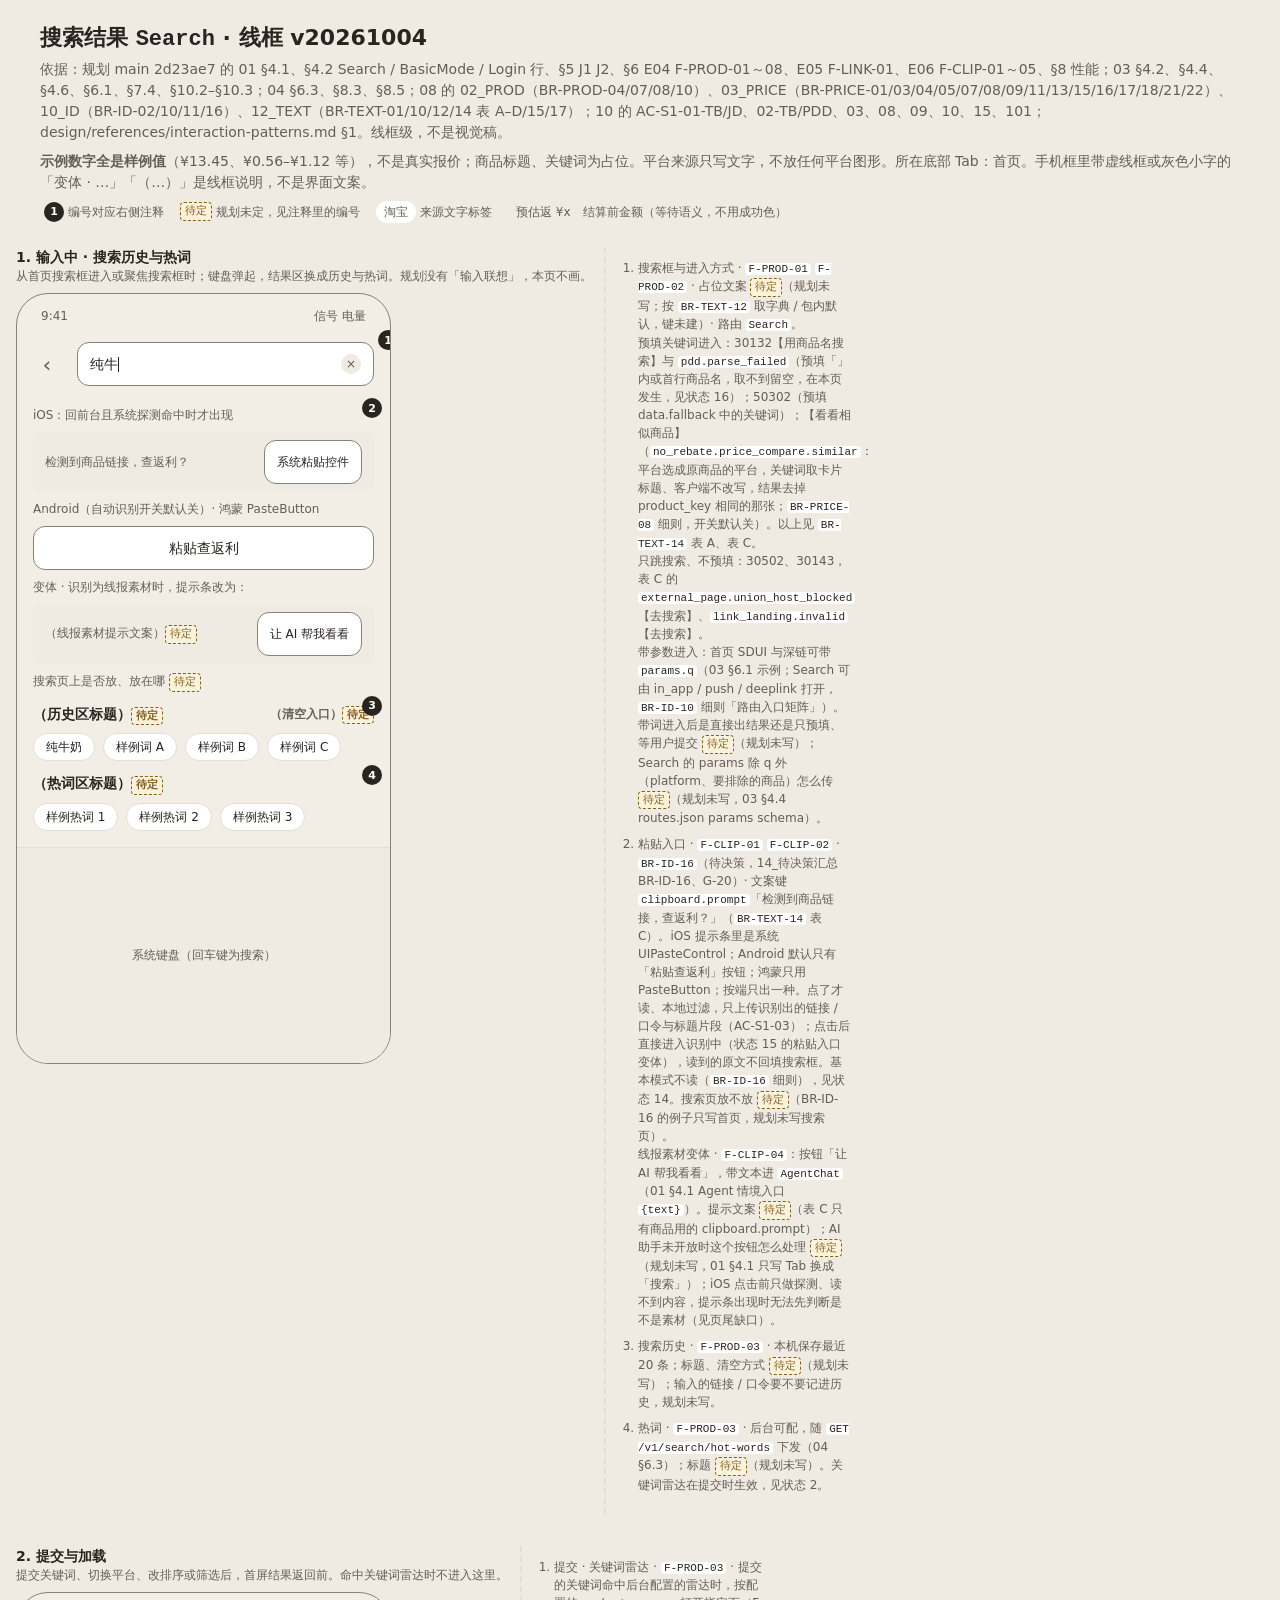
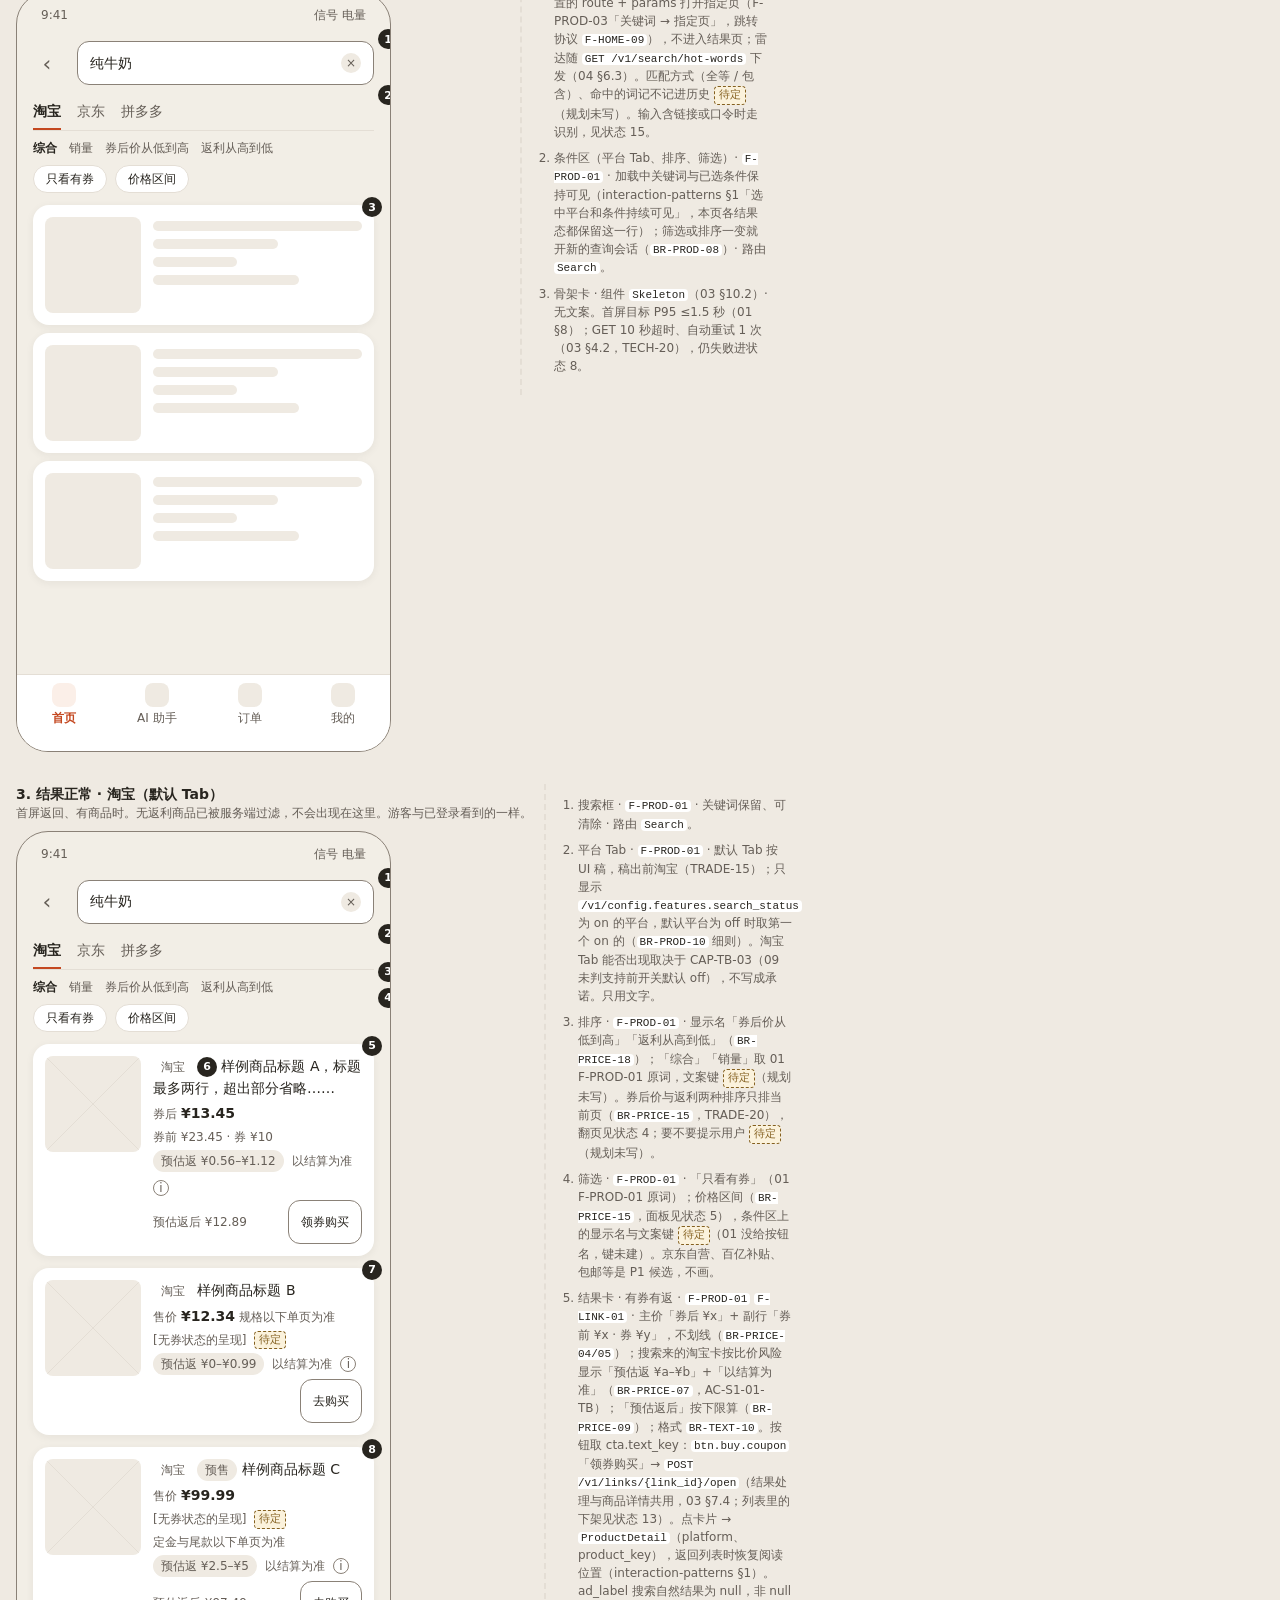
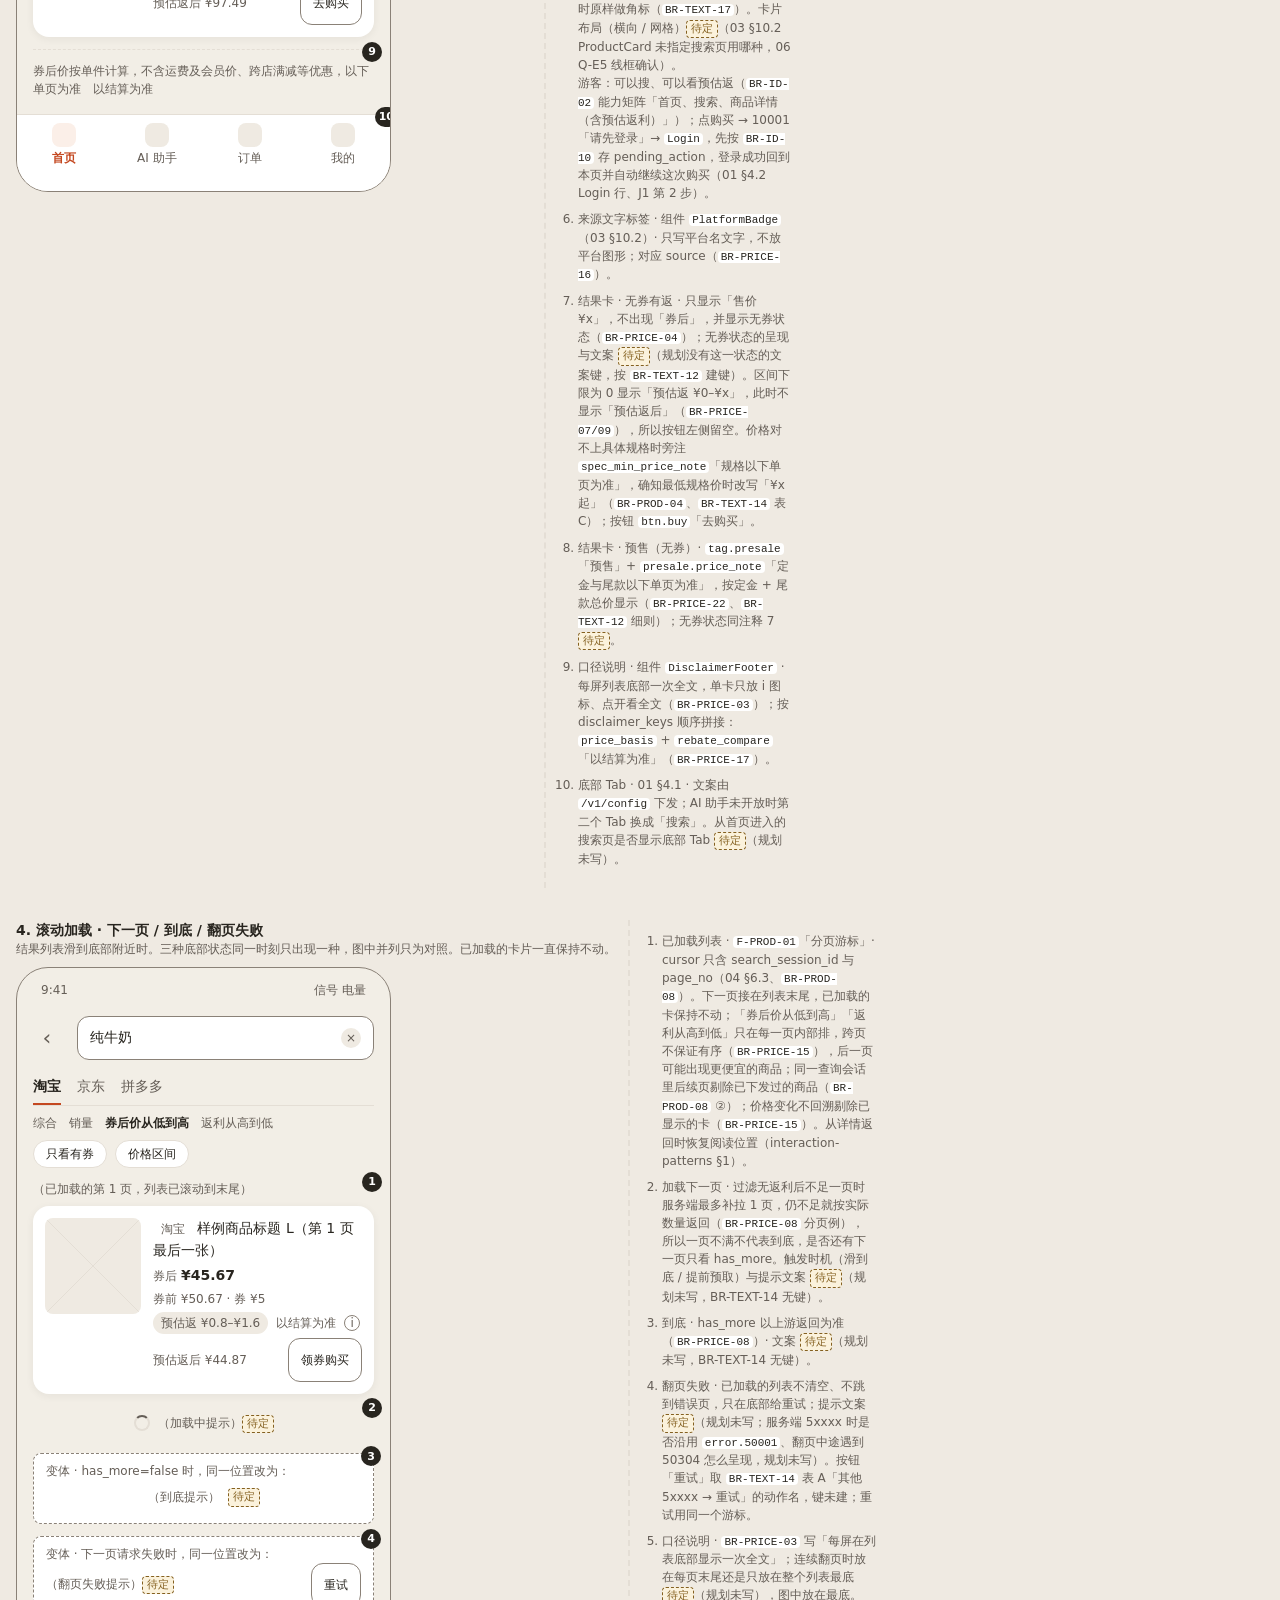
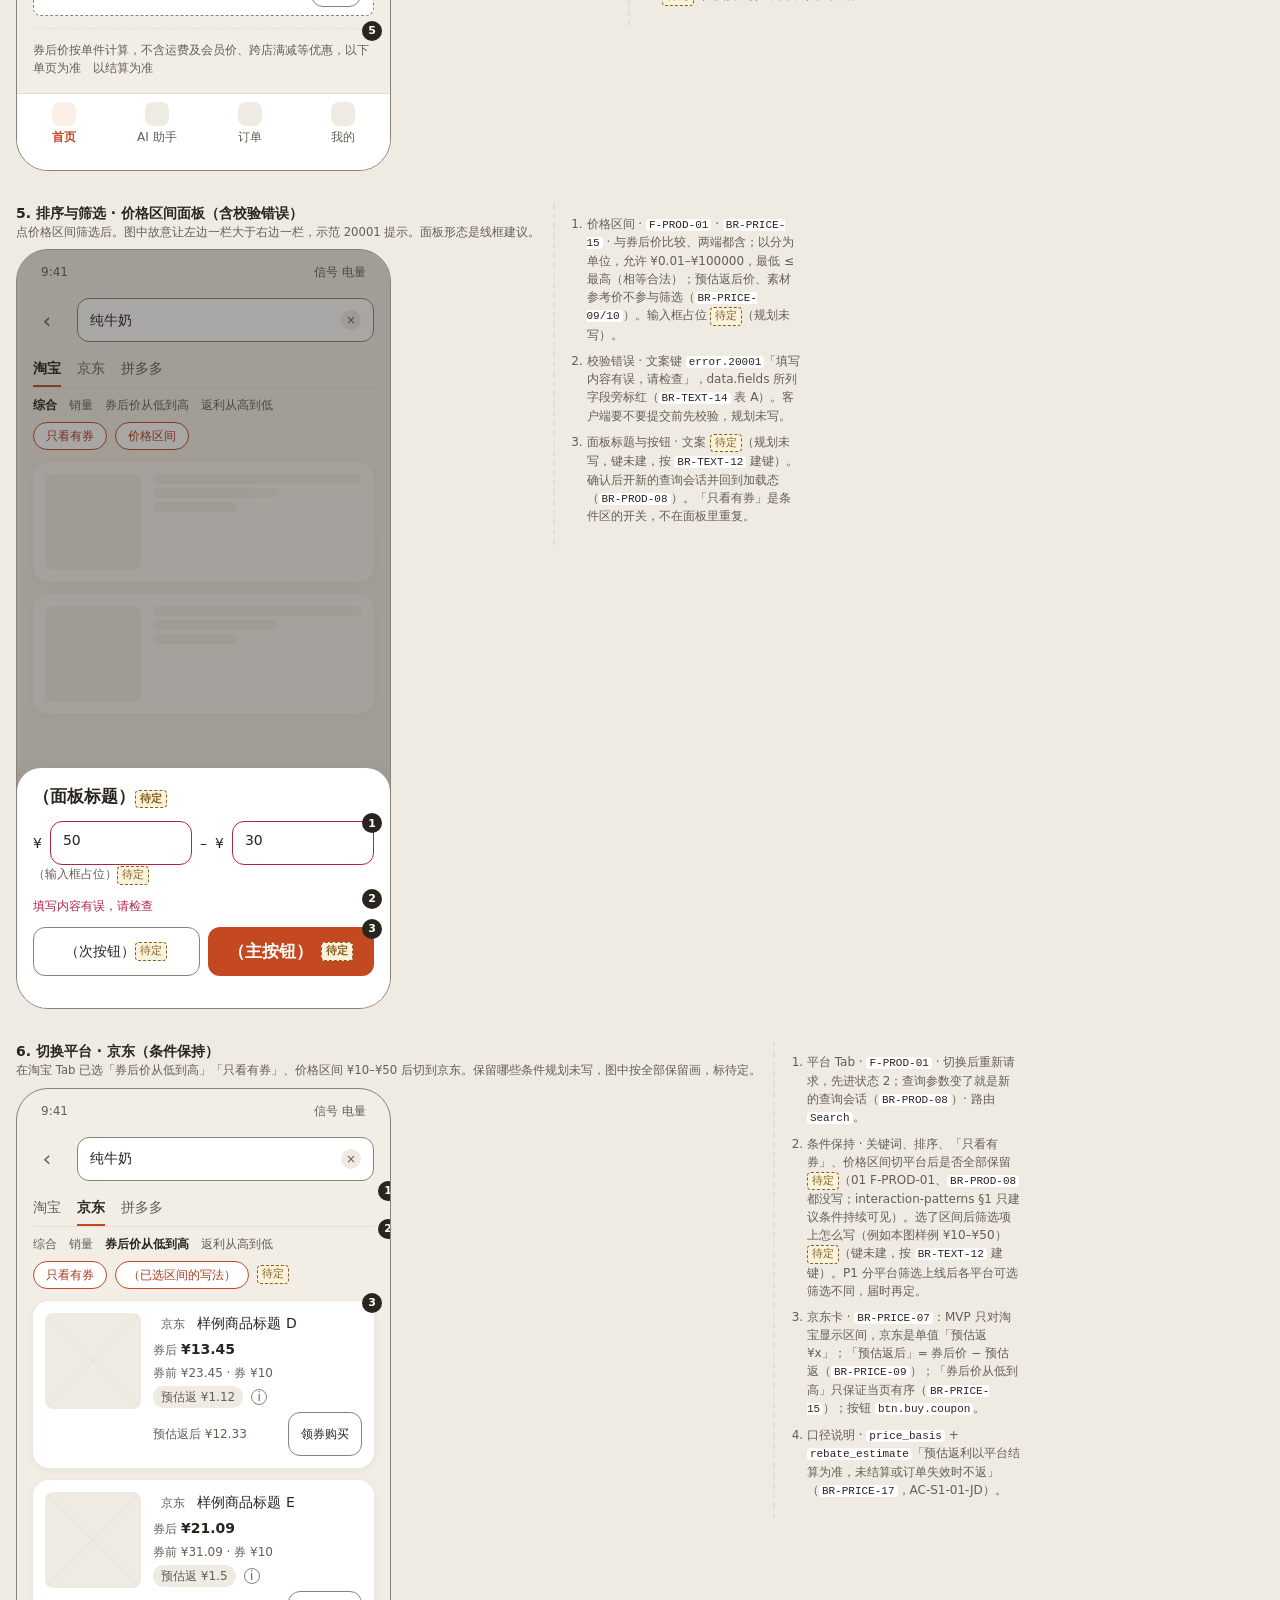
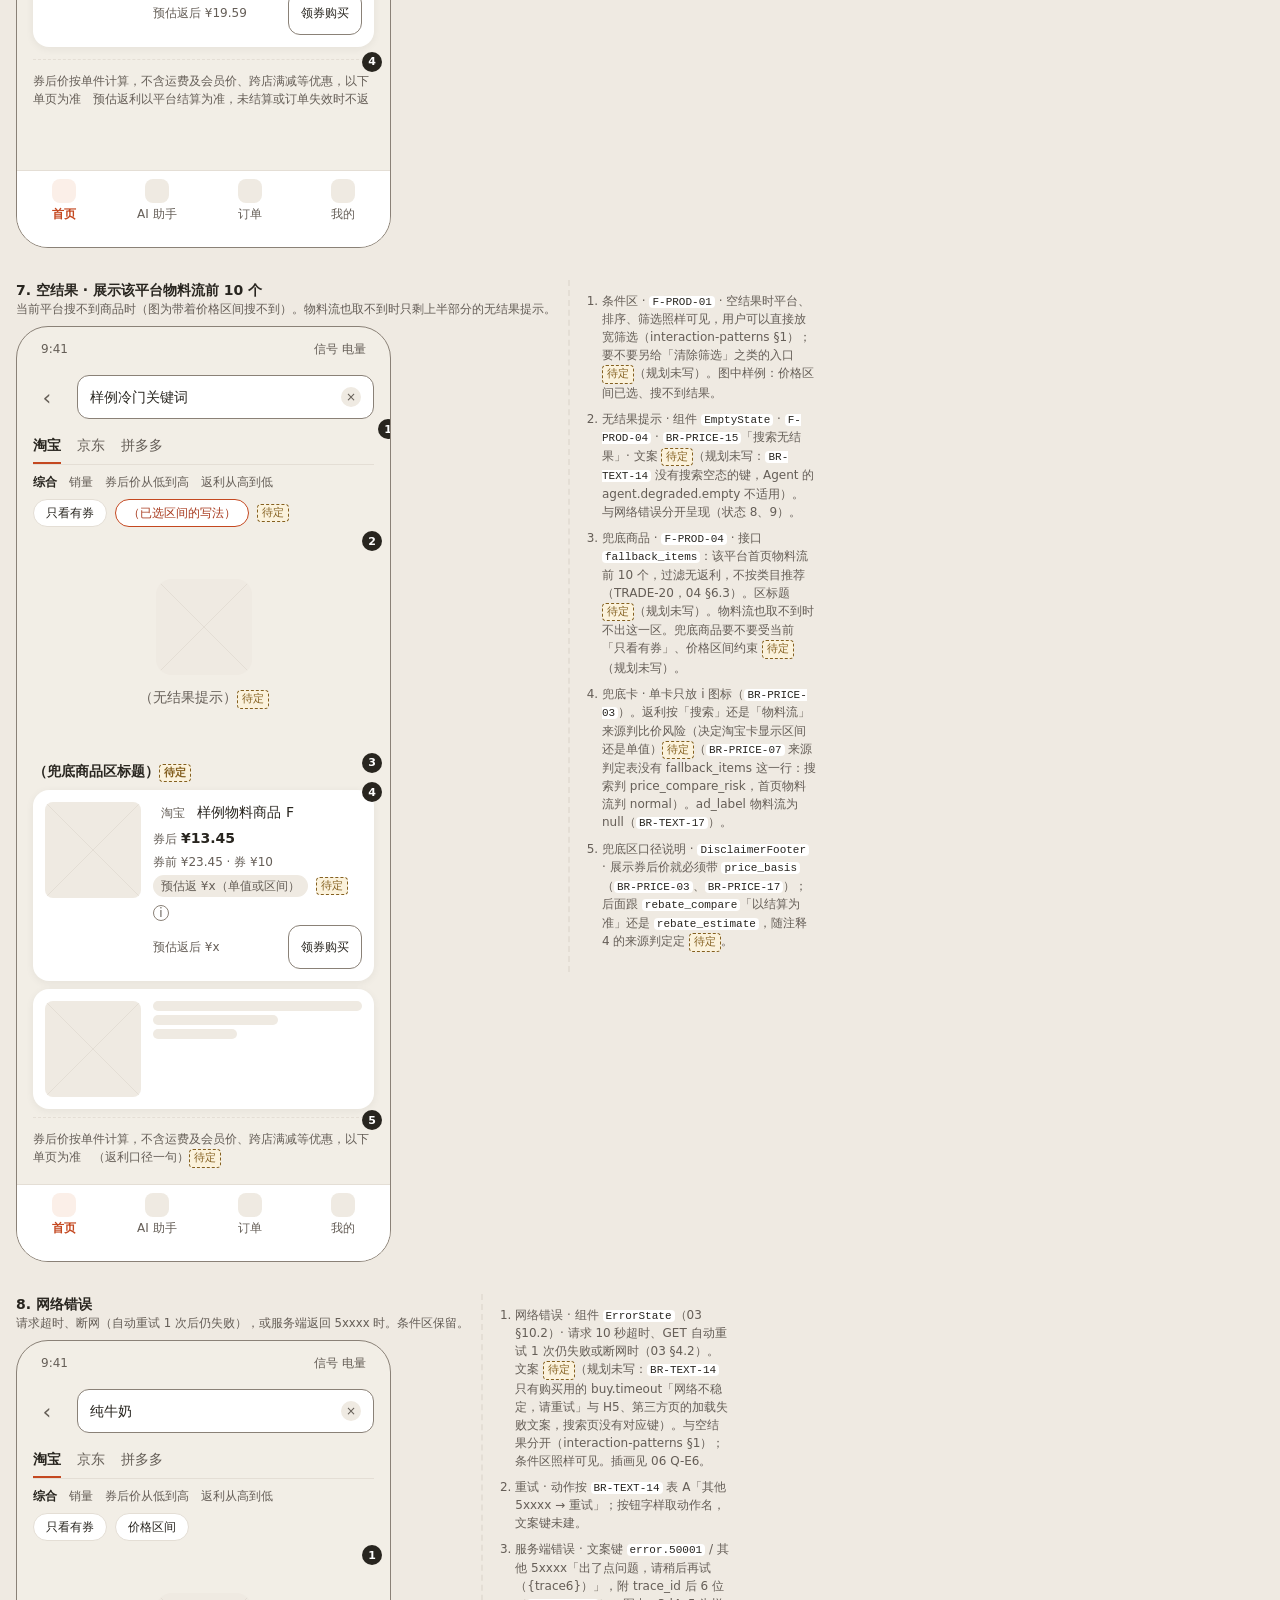
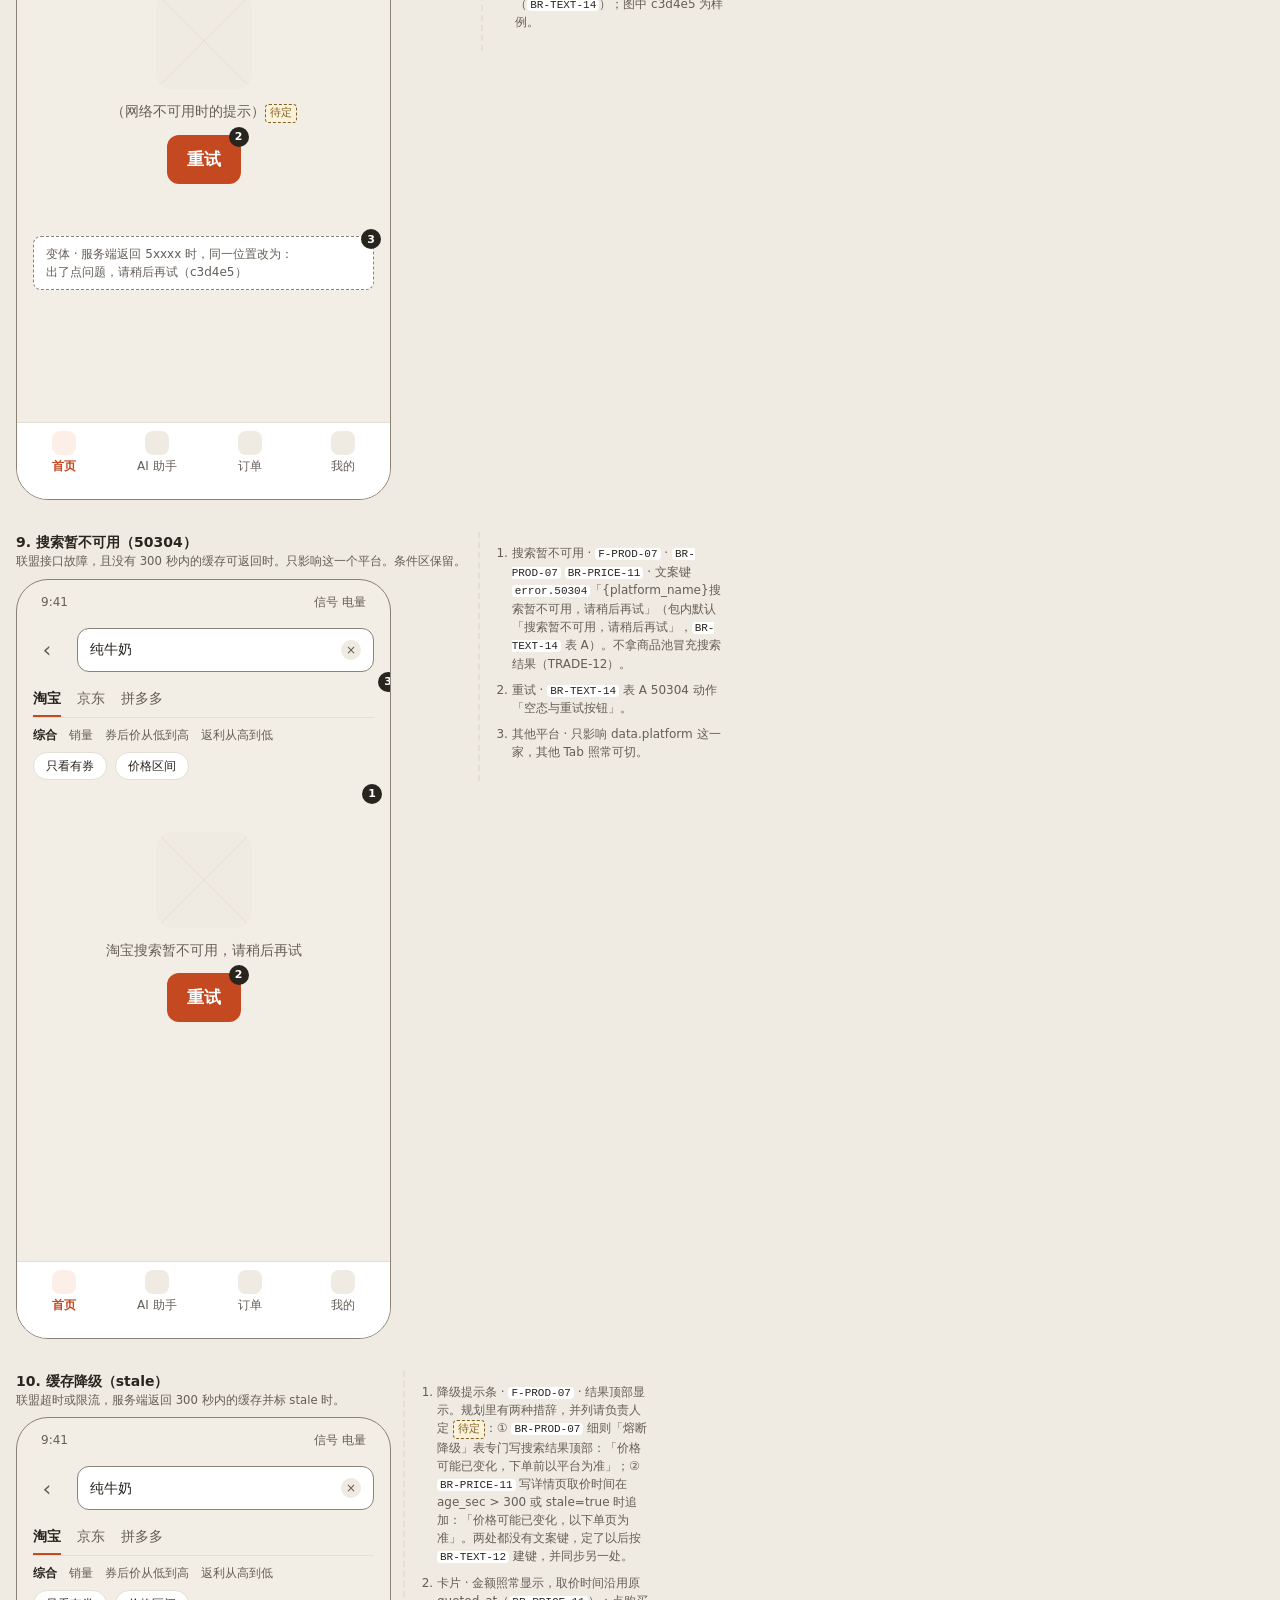
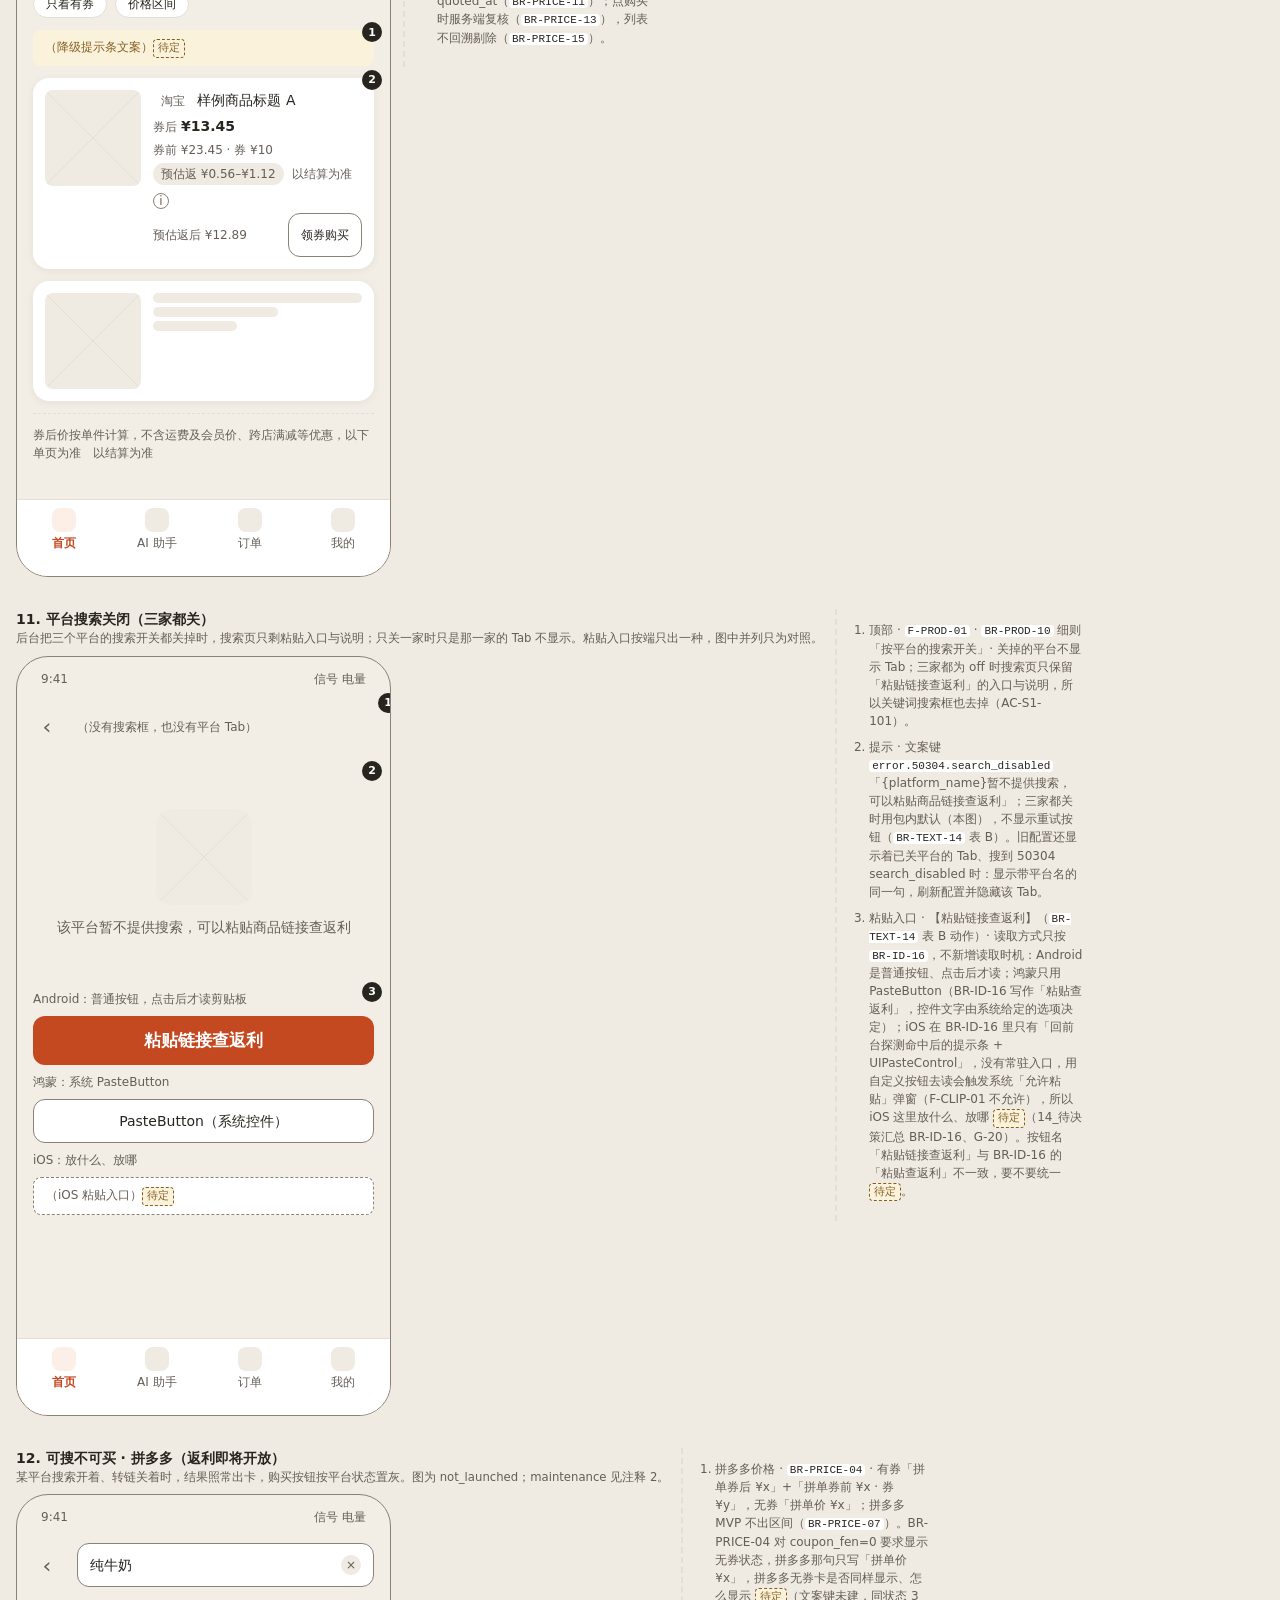
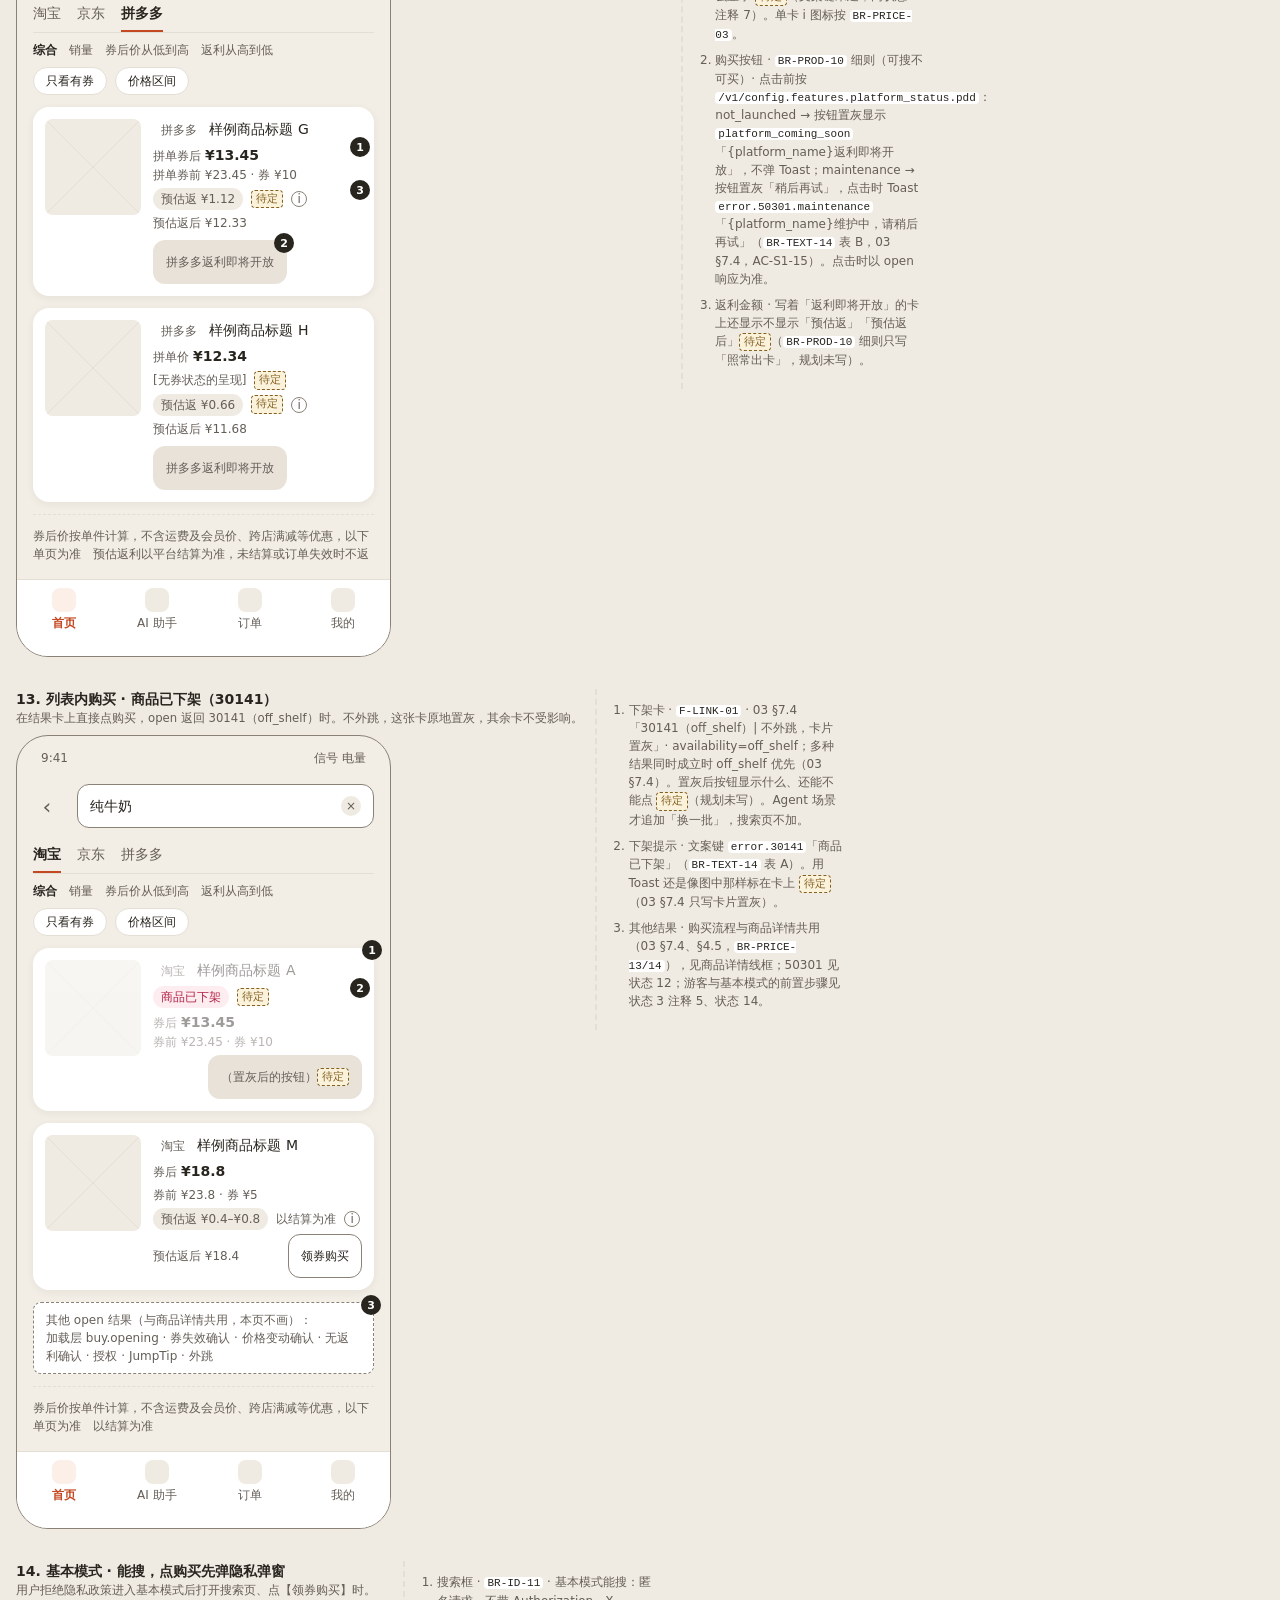
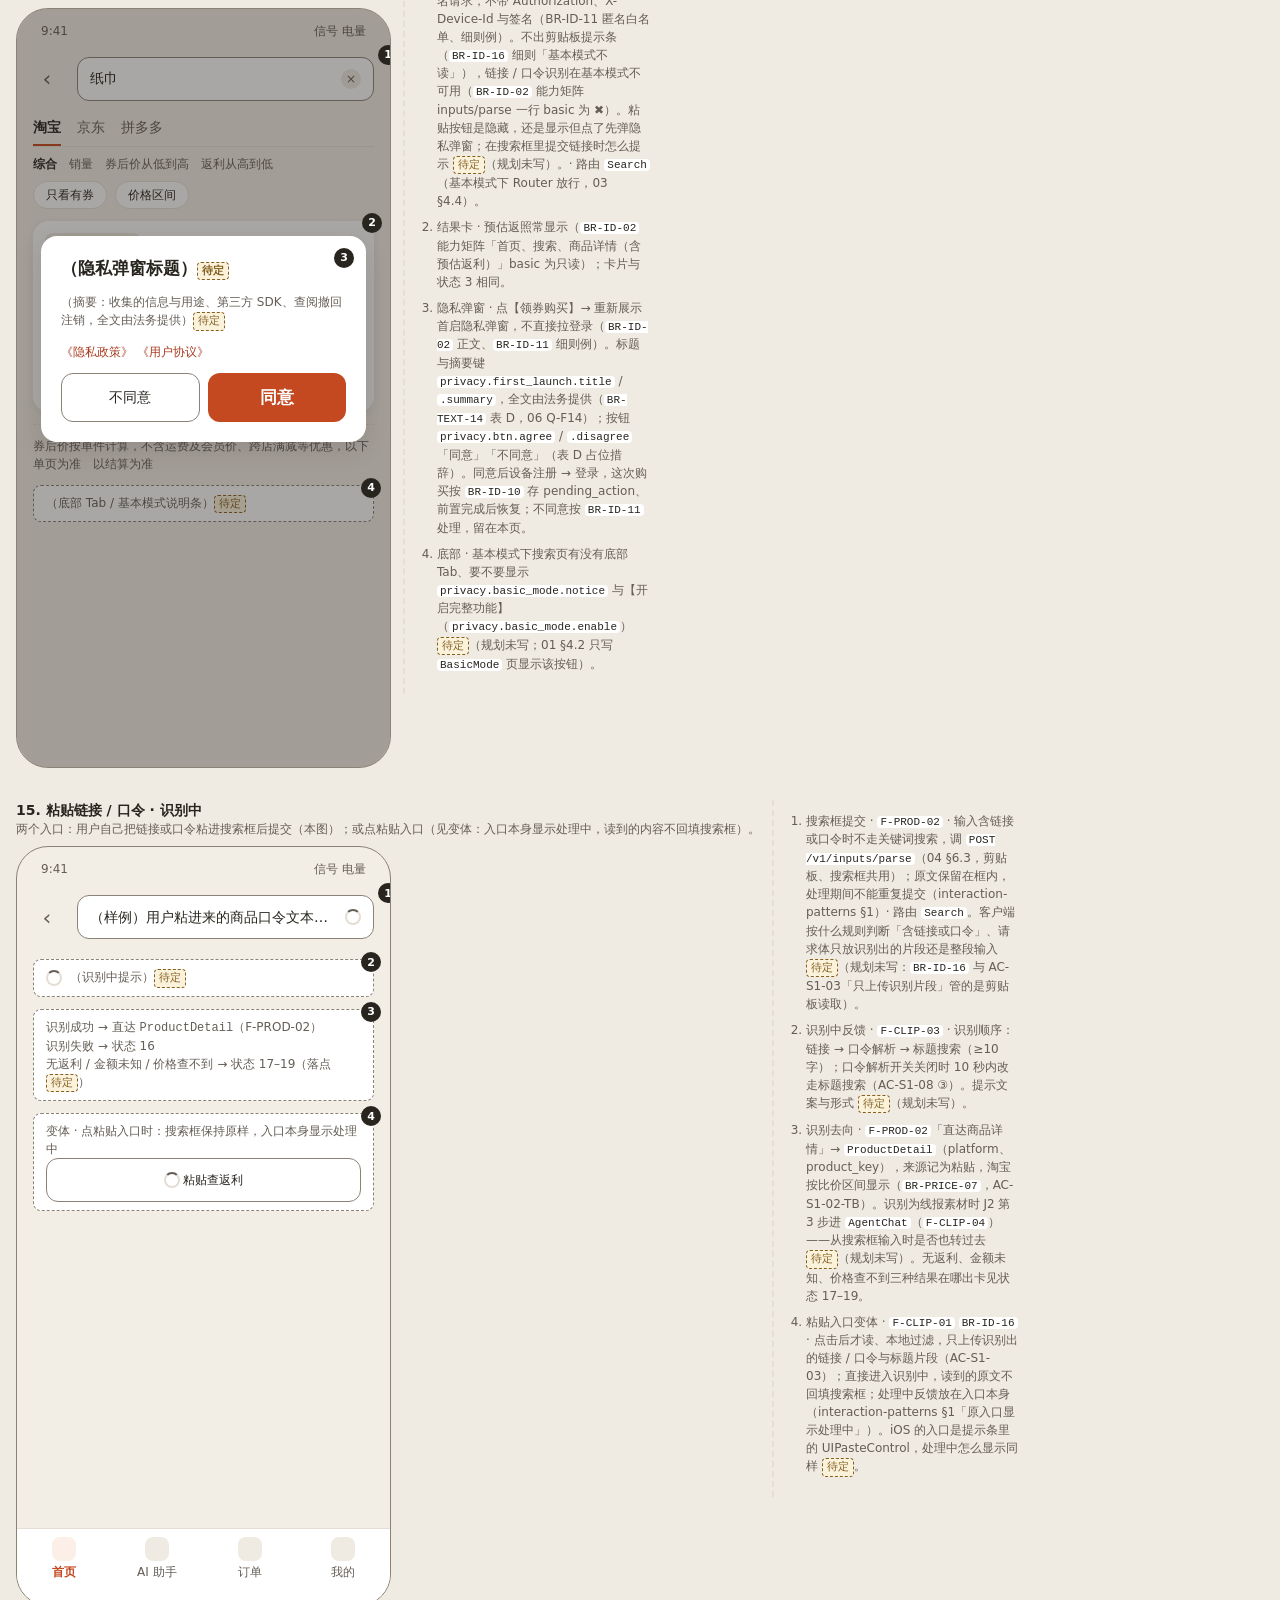
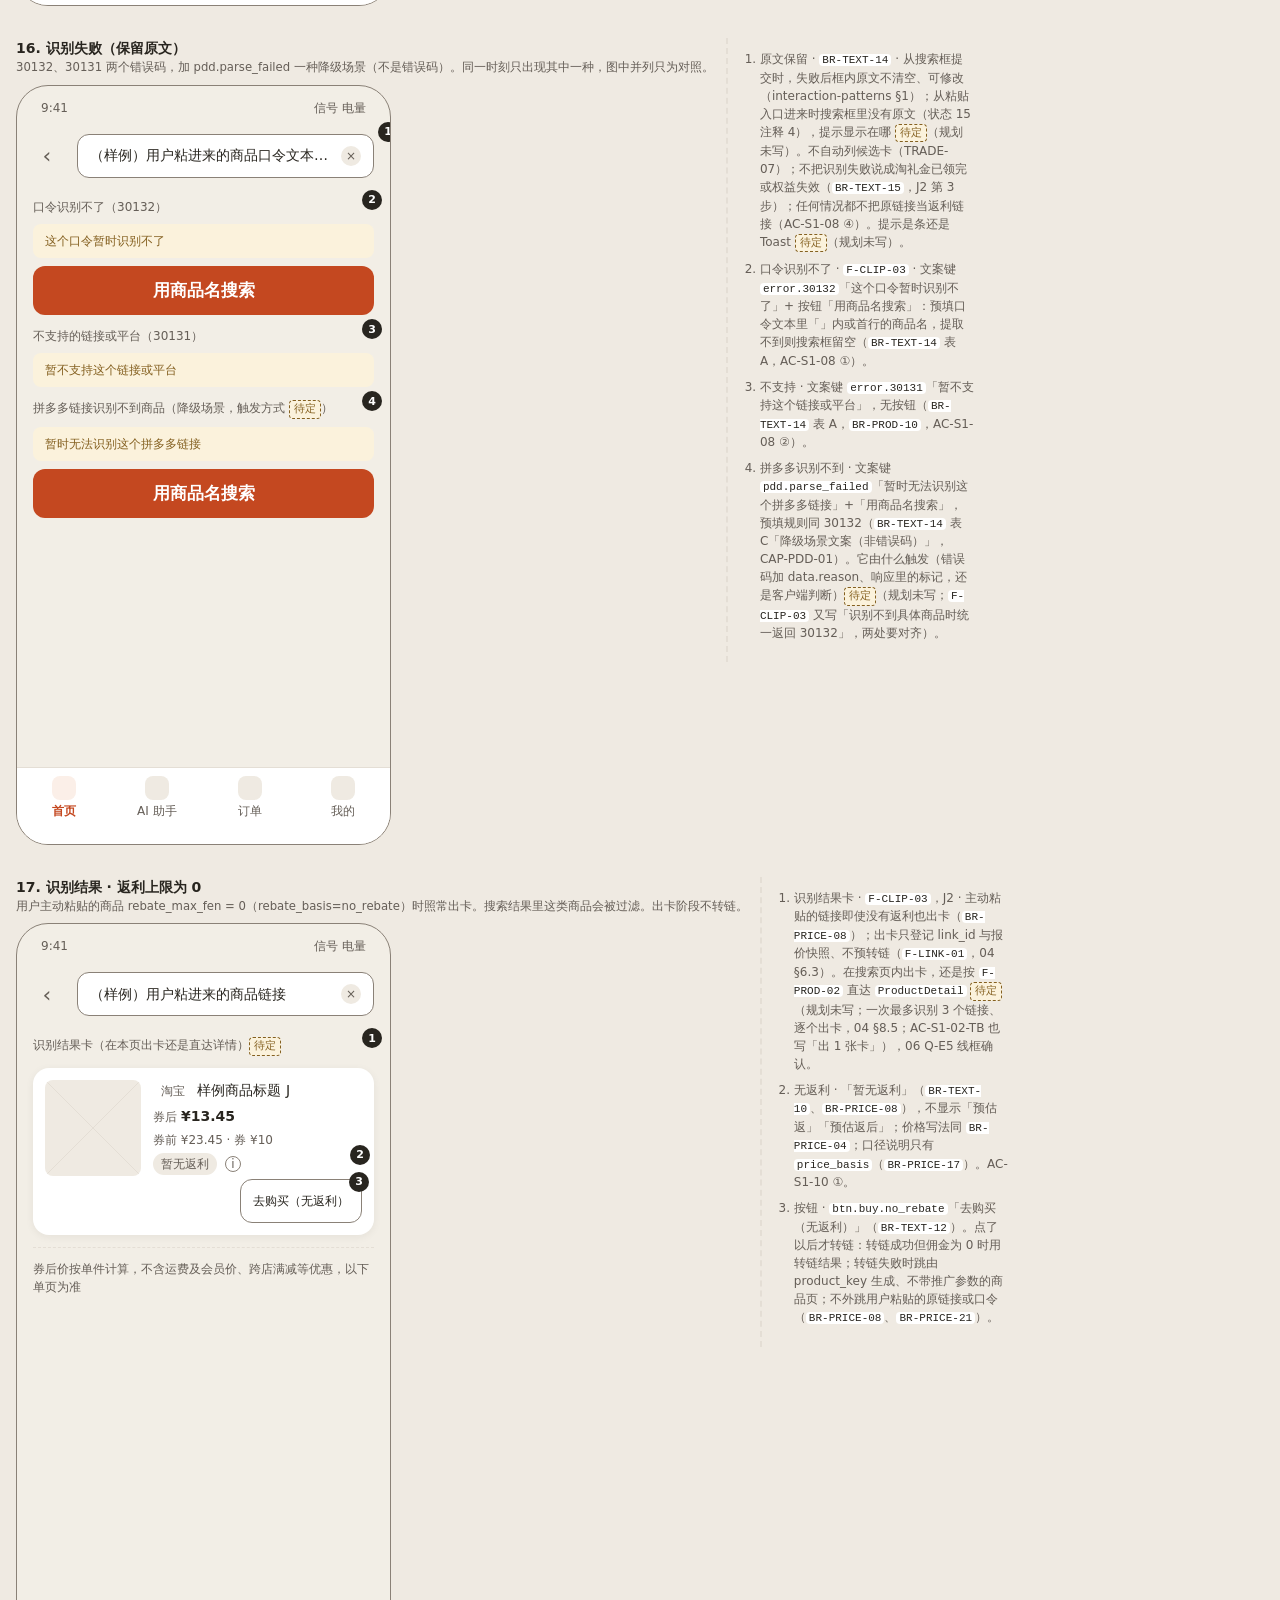
<file: design/wireframes/search-v20261004.html>
<!doctype html>
<html lang="zh-CN">
<head>
<meta charset="utf-8">
<meta name="viewport" content="width=device-width, initial-scale=1">
<title>线框 · 搜索结果 Search · v20261004</title>
<link rel="stylesheet" href="../tokens/variables.css">
<link rel="stylesheet" href="../tokens/foundations.css">
<link rel="stylesheet" href="wireframe.css">
<style>
  /* 本页专用：只用令牌变量，不写新色值 */
  .srch-searchbar { flex: none; display: flex; align-items: center; gap: var(--space-2); padding: var(--space-1) var(--space-4) var(--space-2); }
  .srch-back { flex: none; display: inline-flex; align-items: center; justify-content: center; width: var(--interaction-target-minimum); height: var(--interaction-target-minimum); margin-left: calc(var(--space-2) * -1); color: var(--color-text-secondary); font-size: var(--font-size-title); }
  .srch-input { flex: 1; min-width: 0; display: flex; align-items: center; gap: var(--space-2); font-size: var(--font-size-footnote); }
  .srch-input__text { flex: 1; min-width: 0; overflow: hidden; text-overflow: ellipsis; white-space: nowrap; }
  .srch-input__placeholder { color: var(--color-text-secondary); }
  .srch-input__clear { flex: none; display: inline-flex; align-items: center; justify-content: center; width: 20px; height: 20px; border-radius: var(--radius-pill); background: var(--color-background-muted); color: var(--color-text-secondary); font-size: var(--font-size-caption); }
  .srch-caret { display: inline-block; width: 1px; height: 1.1em; vertical-align: middle; background: var(--color-text-primary); }
  .srch-platforms { flex: none; padding: 0 var(--space-4); }
  .srch-sort { flex: none; display: flex; gap: var(--space-3); padding: var(--space-2) var(--space-4) 0; font-size: var(--font-size-caption); color: var(--color-text-secondary); white-space: nowrap; }
  .srch-sort .is-active { color: var(--color-text-primary); font-weight: var(--font-weight-semibold); }
  .srch-filters { flex: none; display: flex; flex-wrap: wrap; align-items: center; gap: var(--space-2); padding: var(--space-2) var(--space-4) 0; }
  .srch-card { display: flex; gap: var(--space-3); align-items: flex-start; }
  .srch-card__img { width: 96px; height: 96px; }
  .srch-card__body { flex: 1; min-width: 0; display: flex; flex-direction: column; gap: var(--space-1); }
  .srch-card__title { display: -webkit-box; -webkit-line-clamp: 2; -webkit-box-orient: vertical; overflow: hidden; }
  .srch-price { display: flex; flex-wrap: wrap; align-items: baseline; gap: var(--space-1); }
  .srch-price__label { font-size: var(--font-size-caption); color: var(--color-text-secondary); }
  .srch-i { display: inline-flex; align-items: center; justify-content: center; width: 16px; height: 16px; border: 1px solid var(--color-border-control); border-radius: var(--radius-pill); color: var(--color-text-secondary); font-size: var(--font-size-caption); line-height: 1; }
  .srch-cta { min-height: var(--interaction-target-minimum); padding: 0 var(--space-3); font-size: var(--font-size-caption); white-space: nowrap; }
  .srch-cta--disabled { border-color: transparent; background: var(--color-button-primary-disabled-background); color: var(--color-button-primary-disabled-text); }
  .srch-disclaimer { padding: var(--space-3) 0 0; border-top: 1px dashed var(--color-border-subtle); font-size: var(--font-size-caption); color: var(--color-text-secondary); }
  .srch-kbd { flex: none; height: 216px; display: flex; align-items: center; justify-content: center; border-top: 1px solid var(--color-border-subtle); background: var(--color-background-muted); color: var(--color-text-secondary); font-size: var(--font-size-caption); }
  .srch-spinner { flex: none; display: inline-block; width: 16px; height: 16px; border: 2px solid var(--color-border-subtle); border-top-color: var(--color-text-secondary); border-radius: var(--radius-pill); }
  .srch-flow { padding: var(--space-2) var(--space-3); border: 1px dashed var(--color-border-control); border-radius: var(--radius-small); background: var(--color-background-surface); font-size: var(--font-size-caption); color: var(--color-text-secondary); }
  .srch-section-title { display: flex; align-items: center; justify-content: space-between; gap: var(--space-2); font-weight: var(--font-weight-semibold); }
  .srch-variant { font-size: var(--font-size-caption); color: var(--color-text-secondary); }
  .srch-field { display: flex; align-items: center; gap: var(--space-2); }
  .srch-field .couli-control { flex: 1; min-width: 0; font-size: var(--font-size-footnote); }
  .srch-field .couli-control.srch-field--error { border-color: var(--color-status-error-text); }
  .srch-error-text { font-size: var(--font-size-caption); color: var(--color-status-error-text); }
  .srch-skel-card { display: flex; gap: var(--space-3); }
  .srch-skel-card .wf-skeleton.srch-card__img { border-radius: var(--radius-small); }
  .srch-skel-lines { flex: 1; display: flex; flex-direction: column; gap: var(--space-2); padding-top: var(--space-1); }
  .srch-dim { opacity: 0.45; }
  .srch-nowrap { white-space: nowrap; }
  .srch-card .wf-row { flex-wrap: wrap; }
  .srch-row-end { justify-content: flex-end; }
  .srch-loadmore { display: flex; align-items: center; justify-content: center; gap: var(--space-2); padding: var(--space-2) 0; font-size: var(--font-size-caption); color: var(--color-text-secondary); }
  .srch-w60 { width: 60%; }
  .srch-w40 { width: 40%; }
  .srch-w70 { width: 70%; }
</style>
</head>
<body>
<header class="wf-head">
  <h1>搜索结果 <code>Search</code> · 线框 v20261004</h1>
  <p>依据：规划 main 2d23ae7 的 01 §4.1、§4.2 Search / BasicMode / Login 行、§5 J1 J2、§6 E04 F-PROD-01～08、E05 F-LINK-01、E06 F-CLIP-01～05、§8 性能；03 §4.2、§4.4、§4.6、§6.1、§7.4、§10.2–§10.3；04 §6.3、§8.3、§8.5；08 的 02_PROD（BR-PROD-04/07/08/10）、03_PRICE（BR-PRICE-01/03/04/05/07/08/09/11/13/15/16/17/18/21/22）、10_ID（BR-ID-02/10/11/16）、12_TEXT（BR-TEXT-01/10/12/14 表 A–D/15/17）；10 的 AC-S1-01-TB/JD、02-TB/PDD、03、08、09、10、15、101；design/references/interaction-patterns.md §1。线框级，不是视觉稿。</p>
  <p><strong>示例数字全是样例值</strong>（¥13.45、¥0.56–¥1.12 等），不是真实报价；商品标题、关键词为占位。平台来源只写文字，不放任何平台图形。所在底部 Tab：首页。手机框里带虚线框或灰色小字的「变体 · …」「（…）」是线框说明，不是界面文案。</p>
  <div class="wf-legend"><span><span class="wf-pin wf-pin--inline">1</span> 编号对应右侧注释</span><span><span class="wf-todo-tag">待定</span> 规划未定，见注释里的编号</span><span><span class="wf-tag wf-tag--source">淘宝</span> 来源文字标签</span><span><span class="wf-tag wf-tag--pending">预估返 ¥x</span> 结算前金额（等待语义，不用成功色）</span></div>
</header>

<main class="wf-states">

  <!-- ============ 状态 1 ============ -->
  <section class="wf-state" aria-label="状态 1：输入中，搜索历史与热词">
    <div>
      <p class="wf-state__label">1. 输入中 · 搜索历史与热词<small>从首页搜索框进入或聚焦搜索框时；键盘弹起，结果区换成历史与热词。规划没有「输入联想」，本页不画。</small></p>
      <div class="wf-phone">
        <div class="wf-statusbar"><span>9:41</span><span>信号 电量</span></div>
        <div class="srch-searchbar wf-anchor"><span class="wf-pin">1</span>
          <span class="srch-back" aria-label="返回">‹</span>
          <div class="couli-control srch-input"><span class="srch-input__text">纯牛<span class="srch-caret"></span></span><span class="srch-input__clear" aria-label="清除">×</span></div>
        </div>
        <div class="wf-body">
          <div class="wf-stack wf-anchor"><span class="wf-pin">2</span>
            <div class="srch-variant">iOS：回前台且系统探测命中时才出现</div>
            <div class="wf-banner wf-banner--info wf-row wf-row--between"><span>检测到商品链接，查返利？</span><span class="wf-btn srch-cta">系统粘贴控件</span></div>
            <div class="srch-variant">Android（自动识别开关默认关）· 鸿蒙 PasteButton</div>
            <span class="wf-btn wf-btn--block">粘贴查返利</span>
            <div class="srch-variant">变体 · 识别为线报素材时，提示条改为：</div>
            <div class="wf-banner wf-banner--info wf-row wf-row--between"><span>（线报素材提示文案）<span class="wf-todo-tag">待定</span></span><span class="wf-btn srch-cta">让 AI 帮我看看</span></div>
            <span class="wf-caption">搜索页上是否放、放在哪 <span class="wf-todo-tag">待定</span></span>
          </div>
          <div class="wf-stack wf-anchor"><span class="wf-pin">3</span>
            <div class="srch-section-title"><span>（历史区标题）<span class="wf-todo-tag">待定</span></span><span class="wf-caption">（清空入口）<span class="wf-todo-tag">待定</span></span></div>
            <div class="wf-chips"><span class="wf-chip">纯牛奶</span><span class="wf-chip">样例词 A</span><span class="wf-chip">样例词 B</span><span class="wf-chip">样例词 C</span></div>
          </div>
          <div class="wf-stack wf-anchor"><span class="wf-pin">4</span>
            <div class="srch-section-title"><span>（热词区标题）<span class="wf-todo-tag">待定</span></span></div>
            <div class="wf-chips"><span class="wf-chip">样例热词 1</span><span class="wf-chip">样例热词 2</span><span class="wf-chip">样例热词 3</span></div>
          </div>
        </div>
        <div class="srch-kbd">系统键盘（回车键为搜索）</div>
      </div>
    </div>
    <ol class="wf-notes">
      <li>搜索框与进入方式 · <code>F-PROD-01</code> <code>F-PROD-02</code> · 占位文案 <span class="wf-todo-tag">待定</span>（规划未写；按 <code>BR-TEXT-12</code> 取字典 / 包内默认，键未建）· 路由 <code>Search</code>。
        <br>预填关键词进入：30132【用商品名搜索】与 <code>pdd.parse_failed</code>（预填「」内或首行商品名，取不到留空，在本页发生，见状态 16）；50302（预填 data.fallback 中的关键词）；【看看相似商品】（<code>no_rebate.price_compare.similar</code>：平台选成原商品的平台，关键词取卡片标题、客户端不改写，结果去掉 product_key 相同的那张；<code>BR-PRICE-08</code> 细则，开关默认关）。以上见 <code>BR-TEXT-14</code> 表 A、表 C。
        <br>只跳搜索、不预填：30502、30143，表 C 的 <code>external_page.union_host_blocked</code>【去搜索】、<code>link_landing.invalid</code>【去搜索】。
        <br>带参数进入：首页 SDUI 与深链可带 <code>params.q</code>（03 §6.1 示例；Search 可由 in_app / push / deeplink 打开，<code>BR-ID-10</code> 细则「路由入口矩阵」）。带词进入后是直接出结果还是只预填、等用户提交 <span class="wf-todo-tag">待定</span>（规划未写）；Search 的 params 除 q 外（platform、要排除的商品）怎么传 <span class="wf-todo-tag">待定</span>（规划未写，03 §4.4 routes.json params schema）。</li>
      <li>粘贴入口 · <code>F-CLIP-01</code> <code>F-CLIP-02</code> · <code>BR-ID-16</code>（待决策，14_待决策汇总 BR-ID-16、G-20）· 文案键 <code>clipboard.prompt</code>「检测到商品链接，查返利？」（<code>BR-TEXT-14</code> 表 C）。iOS 提示条里是系统 UIPasteControl；Android 默认只有「粘贴查返利」按钮；鸿蒙只用 PasteButton；按端只出一种。点了才读、本地过滤，只上传识别出的链接 / 口令与标题片段（AC-S1-03）；点击后直接进入识别中（状态 15 的粘贴入口变体），读到的原文不回填搜索框。基本模式不读（<code>BR-ID-16</code> 细则），见状态 14。搜索页放不放 <span class="wf-todo-tag">待定</span>（BR-ID-16 的例子只写首页，规划未写搜索页）。
        <br>线报素材变体 · <code>F-CLIP-04</code>：按钮「让 AI 帮我看看」，带文本进 <code>AgentChat</code>（01 §4.1 Agent 情境入口 <code>{text}</code>）。提示文案 <span class="wf-todo-tag">待定</span>（表 C 只有商品用的 clipboard.prompt）；AI 助手未开放时这个按钮怎么处理 <span class="wf-todo-tag">待定</span>（规划未写，01 §4.1 只写 Tab 换成「搜索」）；iOS 点击前只做探测、读不到内容，提示条出现时无法先判断是不是素材（见页尾缺口）。</li>
      <li>搜索历史 · <code>F-PROD-03</code> · 本机保存最近 20 条；标题、清空方式 <span class="wf-todo-tag">待定</span>（规划未写）；输入的链接 / 口令要不要记进历史，规划未写。</li>
      <li>热词 · <code>F-PROD-03</code> · 后台可配，随 <code>GET /v1/search/hot-words</code> 下发（04 §6.3）；标题 <span class="wf-todo-tag">待定</span>（规划未写）。关键词雷达在提交时生效，见状态 2。</li>
    </ol>
  </section>

  <!-- ============ 状态 2 ============ -->
  <section class="wf-state" aria-label="状态 2：提交与加载">
    <div>
      <p class="wf-state__label">2. 提交与加载<small>提交关键词、切换平台、改排序或筛选后，首屏结果返回前。命中关键词雷达时不进入这里。</small></p>
      <div class="wf-phone">
        <div class="wf-statusbar"><span>9:41</span><span>信号 电量</span></div>
        <div class="srch-searchbar wf-anchor"><span class="wf-pin">1</span>
          <span class="srch-back" aria-label="返回">‹</span>
          <div class="couli-control srch-input"><span class="srch-input__text">纯牛奶</span><span class="srch-input__clear" aria-label="清除">×</span></div>
        </div>
        <div class="wf-anchor">
          <span class="wf-pin">2</span>
          <div class="srch-platforms"><div class="wf-seg"><span class="is-active">淘宝</span><span>京东</span><span>拼多多</span></div></div>
          <div class="srch-sort"><span class="is-active">综合</span><span>销量</span><span>券后价从低到高</span><span>返利从高到低</span></div>
          <div class="srch-filters"><span class="wf-chip">只看有券</span><span class="wf-chip">价格区间</span></div>
        </div>
        <div class="wf-body">
          <div class="wf-stack wf-anchor"><span class="wf-pin">3</span>
            <div class="wf-card srch-skel-card"><div class="wf-skeleton srch-card__img"></div><div class="srch-skel-lines"><div class="wf-line"></div><div class="wf-line srch-w60"></div><div class="wf-line srch-w40"></div><div class="wf-line srch-w70"></div></div></div>
            <div class="wf-card srch-skel-card"><div class="wf-skeleton srch-card__img"></div><div class="srch-skel-lines"><div class="wf-line"></div><div class="wf-line srch-w60"></div><div class="wf-line srch-w40"></div><div class="wf-line srch-w70"></div></div></div>
            <div class="wf-card srch-skel-card"><div class="wf-skeleton srch-card__img"></div><div class="srch-skel-lines"><div class="wf-line"></div><div class="wf-line srch-w60"></div><div class="wf-line srch-w40"></div><div class="wf-line srch-w70"></div></div></div>
          </div>
        </div>
        <nav class="wf-tabbar"><span class="is-active"><i></i>首页</span><span><i></i>AI 助手</span><span><i></i>订单</span><span><i></i>我的</span></nav>
      </div>
    </div>
    <ol class="wf-notes">
      <li>提交 · 关键词雷达 · <code>F-PROD-03</code> · 提交的关键词命中后台配置的雷达时，按配置的 route + params 打开指定页（F-PROD-03「关键词 → 指定页」，跳转协议 <code>F-HOME-09</code>），不进入结果页；雷达随 <code>GET /v1/search/hot-words</code> 下发（04 §6.3）。匹配方式（全等 / 包含）、命中的词记不记进历史 <span class="wf-todo-tag">待定</span>（规划未写）。输入含链接或口令时走识别，见状态 15。</li>
      <li>条件区（平台 Tab、排序、筛选）· <code>F-PROD-01</code> · 加载中关键词与已选条件保持可见（interaction-patterns §1「选中平台和条件持续可见」，本页各结果态都保留这一行）；筛选或排序一变就开新的查询会话（<code>BR-PROD-08</code>）· 路由 <code>Search</code>。</li>
      <li>骨架卡 · 组件 <code>Skeleton</code>（03 §10.2）· 无文案。首屏目标 P95 ≤1.5 秒（01 §8）；GET 10 秒超时、自动重试 1 次（03 §4.2，TECH-20），仍失败进状态 8。</li>
    </ol>
  </section>

  <!-- ============ 状态 3 ============ -->
  <section class="wf-state" aria-label="状态 3：结果正常，淘宝">
    <div>
      <p class="wf-state__label">3. 结果正常 · 淘宝（默认 Tab）<small>首屏返回、有商品时。无返利商品已被服务端过滤，不会出现在这里。游客与已登录看到的一样。</small></p>
      <div class="wf-phone">
        <div class="wf-statusbar"><span>9:41</span><span>信号 电量</span></div>
        <div class="srch-searchbar wf-anchor"><span class="wf-pin">1</span>
          <span class="srch-back" aria-label="返回">‹</span>
          <div class="couli-control srch-input"><span class="srch-input__text">纯牛奶</span><span class="srch-input__clear" aria-label="清除">×</span></div>
        </div>
        <div class="srch-platforms wf-anchor"><span class="wf-pin">2</span><div class="wf-seg"><span class="is-active">淘宝</span><span>京东</span><span>拼多多</span></div></div>
        <div class="srch-sort wf-anchor"><span class="wf-pin">3</span><span class="is-active">综合</span><span>销量</span><span>券后价从低到高</span><span>返利从高到低</span></div>
        <div class="srch-filters wf-anchor"><span class="wf-pin">4</span><span class="wf-chip">只看有券</span><span class="wf-chip">价格区间</span></div>
        <div class="wf-body">
          <div class="wf-card srch-card wf-anchor"><span class="wf-pin">5</span>
            <div class="wf-img srch-card__img" aria-hidden="true"></div>
            <div class="srch-card__body">
              <div class="srch-card__title"><span class="wf-tag wf-tag--source">淘宝</span><span class="wf-pin wf-pin--inline">6</span> 样例商品标题 A，标题最多两行，超出部分省略……</div>
              <div class="srch-price"><span class="srch-price__label">券后</span><span class="wf-amount">¥13.45</span></div>
              <div class="wf-caption">券前 ¥23.45 · 券 ¥10</div>
              <div class="wf-row"><span class="wf-tag wf-tag--pending">预估返 ¥0.56–¥1.12</span><span class="wf-caption srch-nowrap">以结算为准</span><span class="srch-i" aria-label="口径说明">i</span></div>
              <div class="wf-row wf-row--between"><span class="wf-caption">预估返后 ¥12.89</span><span class="wf-btn srch-cta">领券购买</span></div>
            </div>
          </div>
          <div class="wf-card srch-card wf-anchor"><span class="wf-pin">7</span>
            <div class="wf-img srch-card__img" aria-hidden="true"></div>
            <div class="srch-card__body">
              <div class="srch-card__title"><span class="wf-tag wf-tag--source">淘宝</span> 样例商品标题 B</div>
              <div class="srch-price"><span class="srch-price__label">售价</span><span class="wf-amount">¥12.34</span><span class="wf-caption">规格以下单页为准</span></div>
              <div class="wf-row"><span class="wf-caption">[无券状态的呈现]</span><span class="wf-todo-tag">待定</span></div>
              <div class="wf-row"><span class="wf-tag wf-tag--pending">预估返 ¥0–¥0.99</span><span class="wf-caption srch-nowrap">以结算为准</span><span class="srch-i" aria-label="口径说明">i</span></div>
              <div class="wf-row srch-row-end"><span class="wf-btn srch-cta">去购买</span></div>
            </div>
          </div>
          <div class="wf-card srch-card wf-anchor"><span class="wf-pin">8</span>
            <div class="wf-img srch-card__img" aria-hidden="true"></div>
            <div class="srch-card__body">
              <div class="srch-card__title"><span class="wf-tag wf-tag--source">淘宝</span> <span class="wf-tag">预售</span> 样例商品标题 C</div>
              <div class="srch-price"><span class="srch-price__label">售价</span><span class="wf-amount">¥99.99</span></div>
              <div class="wf-row"><span class="wf-caption">[无券状态的呈现]</span><span class="wf-todo-tag">待定</span></div>
              <div class="wf-caption">定金与尾款以下单页为准</div>
              <div class="wf-row"><span class="wf-tag wf-tag--pending">预估返 ¥2.5–¥5</span><span class="wf-caption srch-nowrap">以结算为准</span><span class="srch-i" aria-label="口径说明">i</span></div>
              <div class="wf-row wf-row--between"><span class="wf-caption">预估返后 ¥97.49</span><span class="wf-btn srch-cta">去购买</span></div>
            </div>
          </div>
          <div class="srch-disclaimer wf-anchor"><span class="wf-pin">9</span>券后价按单件计算，不含运费及会员价、跨店满减等优惠，以下单页为准　以结算为准</div>
        </div>
        <nav class="wf-tabbar wf-anchor"><span class="wf-pin">10</span><span class="is-active"><i></i>首页</span><span><i></i>AI 助手</span><span><i></i>订单</span><span><i></i>我的</span></nav>
      </div>
    </div>
    <ol class="wf-notes">
      <li>搜索框 · <code>F-PROD-01</code> · 关键词保留、可清除 · 路由 <code>Search</code>。</li>
      <li>平台 Tab · <code>F-PROD-01</code> · 默认 Tab 按 UI 稿，稿出前淘宝（TRADE-15）；只显示 <code>/v1/config.features.search_status</code> 为 on 的平台，默认平台为 off 时取第一个 on 的（<code>BR-PROD-10</code> 细则）。淘宝 Tab 能否出现取决于 CAP-TB-03（09 未判支持前开关默认 off），不写成承诺。只用文字。</li>
      <li>排序 · <code>F-PROD-01</code> · 显示名「券后价从低到高」「返利从高到低」（<code>BR-PRICE-18</code>）；「综合」「销量」取 01 F-PROD-01 原词，文案键 <span class="wf-todo-tag">待定</span>（规划未写）。券后价与返利两种排序只排当前页（<code>BR-PRICE-15</code>，TRADE-20），翻页见状态 4；要不要提示用户 <span class="wf-todo-tag">待定</span>（规划未写）。</li>
      <li>筛选 · <code>F-PROD-01</code> · 「只看有券」（01 F-PROD-01 原词）；价格区间（<code>BR-PRICE-15</code>，面板见状态 5），条件区上的显示名与文案键 <span class="wf-todo-tag">待定</span>（01 没给按钮名，键未建）。京东自营、百亿补贴、包邮等是 P1 候选，不画。</li>
      <li>结果卡 · 有券有返 · <code>F-PROD-01</code> <code>F-LINK-01</code> · 主价「券后 ¥x」+ 副行「券前 ¥x · 券 ¥y」，不划线（<code>BR-PRICE-04/05</code>）；搜索来的淘宝卡按比价风险显示「预估返 ¥a–¥b」+「以结算为准」（<code>BR-PRICE-07</code>，AC-S1-01-TB）；「预估返后」按下限算（<code>BR-PRICE-09</code>）；格式 <code>BR-TEXT-10</code>。按钮取 cta.text_key：<code>btn.buy.coupon</code>「领券购买」→ <code>POST /v1/links/{link_id}/open</code>（结果处理与商品详情共用，03 §7.4；列表里的下架见状态 13）。点卡片 → <code>ProductDetail</code>（platform、product_key），返回列表时恢复阅读位置（interaction-patterns §1）。ad_label 搜索自然结果为 null，非 null 时原样做角标（<code>BR-TEXT-17</code>）。卡片布局（横向 / 网格）<span class="wf-todo-tag">待定</span>（03 §10.2 ProductCard 未指定搜索页用哪种，06 Q-E5 线框确认）。
        <br>游客：可以搜、可以看预估返（<code>BR-ID-02</code> 能力矩阵「首页、搜索、商品详情（含预估返利）」）；点购买 → 10001「请先登录」→ <code>Login</code>，先按 <code>BR-ID-10</code> 存 pending_action，登录成功回到本页并自动继续这次购买（01 §4.2 Login 行、J1 第 2 步）。</li>
      <li>来源文字标签 · 组件 <code>PlatformBadge</code>（03 §10.2）· 只写平台名文字，不放平台图形；对应 source（<code>BR-PRICE-16</code>）。</li>
      <li>结果卡 · 无券有返 · 只显示「售价 ¥x」，不出现「券后」，并显示无券状态（<code>BR-PRICE-04</code>）；无券状态的呈现与文案 <span class="wf-todo-tag">待定</span>（规划没有这一状态的文案键，按 <code>BR-TEXT-12</code> 建键）。区间下限为 0 显示「预估返 ¥0–¥x」，此时不显示「预估返后」（<code>BR-PRICE-07/09</code>），所以按钮左侧留空。价格对不上具体规格时旁注 <code>spec_min_price_note</code>「规格以下单页为准」，确知最低规格价时改写「¥x 起」（<code>BR-PROD-04</code>、<code>BR-TEXT-14</code> 表 C）；按钮 <code>btn.buy</code>「去购买」。</li>
      <li>结果卡 · 预售（无券）· <code>tag.presale</code>「预售」+ <code>presale.price_note</code>「定金与尾款以下单页为准」，按定金 + 尾款总价显示（<code>BR-PRICE-22</code>、<code>BR-TEXT-12</code> 细则）；无券状态同注释 7 <span class="wf-todo-tag">待定</span>。</li>
      <li>口径说明 · 组件 <code>DisclaimerFooter</code> · 每屏列表底部一次全文，单卡只放 i 图标、点开看全文（<code>BR-PRICE-03</code>）；按 disclaimer_keys 顺序拼接：<code>price_basis</code> + <code>rebate_compare</code>「以结算为准」（<code>BR-PRICE-17</code>）。</li>
      <li>底部 Tab · 01 §4.1 · 文案由 <code>/v1/config</code> 下发；AI 助手未开放时第二个 Tab 换成「搜索」。从首页进入的搜索页是否显示底部 Tab <span class="wf-todo-tag">待定</span>（规划未写）。</li>
    </ol>
  </section>

  <!-- ============ 状态 4 ============ -->
  <section class="wf-state" aria-label="状态 4：滚动加载下一页">
    <div>
      <p class="wf-state__label">4. 滚动加载 · 下一页 / 到底 / 翻页失败<small>结果列表滑到底部附近时。三种底部状态同一时刻只出现一种，图中并列只为对照。已加载的卡片一直保持不动。</small></p>
      <div class="wf-phone">
        <div class="wf-statusbar"><span>9:41</span><span>信号 电量</span></div>
        <div class="srch-searchbar">
          <span class="srch-back" aria-label="返回">‹</span>
          <div class="couli-control srch-input"><span class="srch-input__text">纯牛奶</span><span class="srch-input__clear" aria-label="清除">×</span></div>
        </div>
        <div class="srch-platforms"><div class="wf-seg"><span class="is-active">淘宝</span><span>京东</span><span>拼多多</span></div></div>
        <div class="srch-sort"><span>综合</span><span>销量</span><span class="is-active">券后价从低到高</span><span>返利从高到低</span></div>
        <div class="srch-filters"><span class="wf-chip">只看有券</span><span class="wf-chip">价格区间</span></div>
        <div class="wf-body">
          <div class="wf-stack wf-anchor"><span class="wf-pin">1</span>
            <div class="srch-variant">（已加载的第 1 页，列表已滚动到末尾）</div>
            <div class="wf-card srch-card">
              <div class="wf-img srch-card__img" aria-hidden="true"></div>
              <div class="srch-card__body">
                <div class="srch-card__title"><span class="wf-tag wf-tag--source">淘宝</span> 样例商品标题 L（第 1 页最后一张）</div>
                <div class="srch-price"><span class="srch-price__label">券后</span><span class="wf-amount">¥45.67</span></div>
                <div class="wf-caption">券前 ¥50.67 · 券 ¥5</div>
                <div class="wf-row"><span class="wf-tag wf-tag--pending">预估返 ¥0.8–¥1.6</span><span class="wf-caption srch-nowrap">以结算为准</span><span class="srch-i" aria-label="口径说明">i</span></div>
                <div class="wf-row wf-row--between"><span class="wf-caption">预估返后 ¥44.87</span><span class="wf-btn srch-cta">领券购买</span></div>
              </div>
            </div>
          </div>
          <div class="srch-loadmore wf-anchor"><span class="wf-pin">2</span><span class="srch-spinner" aria-hidden="true"></span><span>（加载中提示）<span class="wf-todo-tag">待定</span></span></div>
          <div class="srch-flow wf-anchor"><span class="wf-pin">3</span>
            <div class="srch-variant">变体 · has_more=false 时，同一位置改为：</div>
            <div class="srch-loadmore">（到底提示）<span class="wf-todo-tag">待定</span></div>
          </div>
          <div class="srch-flow wf-anchor"><span class="wf-pin">4</span>
            <div class="srch-variant">变体 · 下一页请求失败时，同一位置改为：</div>
            <div class="wf-row wf-row--between"><span>（翻页失败提示）<span class="wf-todo-tag">待定</span></span><span class="wf-btn srch-cta">重试</span></div>
          </div>
          <div class="srch-disclaimer wf-anchor"><span class="wf-pin">5</span>券后价按单件计算，不含运费及会员价、跨店满减等优惠，以下单页为准　以结算为准</div>
        </div>
        <nav class="wf-tabbar"><span class="is-active"><i></i>首页</span><span><i></i>AI 助手</span><span><i></i>订单</span><span><i></i>我的</span></nav>
      </div>
    </div>
    <ol class="wf-notes">
      <li>已加载列表 · <code>F-PROD-01</code>「分页游标」· cursor 只含 search_session_id 与 page_no（04 §6.3、<code>BR-PROD-08</code>）。下一页接在列表末尾，已加载的卡保持不动；「券后价从低到高」「返利从高到低」只在每一页内部排，跨页不保证有序（<code>BR-PRICE-15</code>），后一页可能出现更便宜的商品；同一查询会话里后续页剔除已下发过的商品（<code>BR-PROD-08</code> ②）；价格变化不回溯剔除已显示的卡（<code>BR-PRICE-15</code>）。从详情返回时恢复阅读位置（interaction-patterns §1）。</li>
      <li>加载下一页 · 过滤无返利后不足一页时服务端最多补拉 1 页，仍不足就按实际数量返回（<code>BR-PRICE-08</code> 分页例），所以一页不满不代表到底，是否还有下一页只看 has_more。触发时机（滑到底 / 提前预取）与提示文案 <span class="wf-todo-tag">待定</span>（规划未写，BR-TEXT-14 无键）。</li>
      <li>到底 · has_more 以上游返回为准（<code>BR-PRICE-08</code>）· 文案 <span class="wf-todo-tag">待定</span>（规划未写，BR-TEXT-14 无键）。</li>
      <li>翻页失败 · 已加载的列表不清空、不跳到错误页，只在底部给重试；提示文案 <span class="wf-todo-tag">待定</span>（规划未写；服务端 5xxxx 时是否沿用 <code>error.50001</code>、翻页中途遇到 50304 怎么呈现，规划未写）。按钮「重试」取 <code>BR-TEXT-14</code> 表 A「其他 5xxxx → 重试」的动作名，键未建；重试用同一个游标。</li>
      <li>口径说明 · <code>BR-PRICE-03</code> 写「每屏在列表底部显示一次全文」；连续翻页时放在每页末尾还是只放在整个列表最底 <span class="wf-todo-tag">待定</span>（规划未写），图中放在最底。</li>
    </ol>
  </section>

  <!-- ============ 状态 5 ============ -->
  <section class="wf-state" aria-label="状态 5：价格区间面板与校验错误">
    <div>
      <p class="wf-state__label">5. 排序与筛选 · 价格区间面板（含校验错误）<small>点价格区间筛选后。图中故意让左边一栏大于右边一栏，示范 20001 提示。面板形态是线框建议。</small></p>
      <div class="wf-phone">
        <div class="wf-statusbar"><span>9:41</span><span>信号 电量</span></div>
        <div class="srch-searchbar">
          <span class="srch-back" aria-label="返回">‹</span>
          <div class="couli-control srch-input"><span class="srch-input__text">纯牛奶</span><span class="srch-input__clear" aria-label="清除">×</span></div>
        </div>
        <div class="srch-platforms"><div class="wf-seg"><span class="is-active">淘宝</span><span>京东</span><span>拼多多</span></div></div>
        <div class="srch-sort"><span class="is-active">综合</span><span>销量</span><span>券后价从低到高</span><span>返利从高到低</span></div>
        <div class="srch-filters"><span class="wf-chip is-active">只看有券</span><span class="wf-chip is-active">价格区间</span></div>
        <div class="wf-body srch-dim">
          <div class="wf-card srch-card"><div class="wf-img srch-card__img"></div><div class="srch-card__body"><div class="wf-line"></div><div class="wf-line srch-w60"></div><div class="wf-line srch-w40"></div></div></div>
          <div class="wf-card srch-card"><div class="wf-img srch-card__img"></div><div class="srch-card__body"><div class="wf-line"></div><div class="wf-line srch-w60"></div><div class="wf-line srch-w40"></div></div></div>
        </div>
        <nav class="wf-tabbar"><span class="is-active"><i></i>首页</span><span><i></i>AI 助手</span><span><i></i>订单</span><span><i></i>我的</span></nav>
        <div class="wf-scrim"></div>
        <div class="wf-sheet">
          <div class="wf-title">（面板标题）<span class="wf-todo-tag">待定</span></div>
          <div class="wf-anchor"><span class="wf-pin">1</span>
            <div class="srch-field">
              <span>¥</span><div class="couli-control srch-field--error">50</div>
              <span>–</span>
              <span>¥</span><div class="couli-control srch-field--error">30</div>
            </div>
            <div class="wf-caption">（输入框占位）<span class="wf-todo-tag">待定</span></div>
          </div>
          <div class="srch-error-text wf-anchor"><span class="wf-pin">2</span>填写内容有误，请检查</div>
          <div class="wf-grid-2 wf-anchor"><span class="wf-pin">3</span>
            <span class="wf-btn">（次按钮）<span class="wf-todo-tag">待定</span></span>
            <span class="couli-button-primary">（主按钮）<span class="wf-todo-tag">待定</span></span>
          </div>
        </div>
      </div>
    </div>
    <ol class="wf-notes">
      <li>价格区间 · <code>F-PROD-01</code> · <code>BR-PRICE-15</code> · 与券后价比较、两端都含；以分为单位，允许 ¥0.01–¥100000，最低 ≤ 最高（相等合法）；预估返后价、素材参考价不参与筛选（<code>BR-PRICE-09/10</code>）。输入框占位 <span class="wf-todo-tag">待定</span>（规划未写）。</li>
      <li>校验错误 · 文案键 <code>error.20001</code>「填写内容有误，请检查」，data.fields 所列字段旁标红（<code>BR-TEXT-14</code> 表 A）。客户端要不要提交前先校验，规划未写。</li>
      <li>面板标题与按钮 · 文案 <span class="wf-todo-tag">待定</span>（规划未写，键未建，按 <code>BR-TEXT-12</code> 建键）。确认后开新的查询会话并回到加载态（<code>BR-PROD-08</code>）。「只看有券」是条件区的开关，不在面板里重复。</li>
    </ol>
  </section>

  <!-- ============ 状态 6 ============ -->
  <section class="wf-state" aria-label="状态 6：切换平台保持条件，京东">
    <div>
      <p class="wf-state__label">6. 切换平台 · 京东（条件保持）<small>在淘宝 Tab 已选「券后价从低到高」「只看有券」、价格区间 ¥10–¥50 后切到京东。保留哪些条件规划未写，图中按全部保留画，标待定。</small></p>
      <div class="wf-phone">
        <div class="wf-statusbar"><span>9:41</span><span>信号 电量</span></div>
        <div class="srch-searchbar">
          <span class="srch-back" aria-label="返回">‹</span>
          <div class="couli-control srch-input"><span class="srch-input__text">纯牛奶</span><span class="srch-input__clear" aria-label="清除">×</span></div>
        </div>
        <div class="srch-platforms wf-anchor"><span class="wf-pin">1</span><div class="wf-seg"><span>淘宝</span><span class="is-active">京东</span><span>拼多多</span></div></div>
        <div class="wf-anchor"><span class="wf-pin">2</span>
          <div class="srch-sort"><span>综合</span><span>销量</span><span class="is-active">券后价从低到高</span><span>返利从高到低</span></div>
          <div class="srch-filters"><span class="wf-chip is-active">只看有券</span><span class="wf-chip is-active">（已选区间的写法）</span><span class="wf-todo-tag">待定</span></div>
        </div>
        <div class="wf-body">
          <div class="wf-card srch-card wf-anchor"><span class="wf-pin">3</span>
            <div class="wf-img srch-card__img" aria-hidden="true"></div>
            <div class="srch-card__body">
              <div class="srch-card__title"><span class="wf-tag wf-tag--source">京东</span> 样例商品标题 D</div>
              <div class="srch-price"><span class="srch-price__label">券后</span><span class="wf-amount">¥13.45</span></div>
              <div class="wf-caption">券前 ¥23.45 · 券 ¥10</div>
              <div class="wf-row"><span class="wf-tag wf-tag--pending">预估返 ¥1.12</span><span class="srch-i" aria-label="口径说明">i</span></div>
              <div class="wf-row wf-row--between"><span class="wf-caption">预估返后 ¥12.33</span><span class="wf-btn srch-cta">领券购买</span></div>
            </div>
          </div>
          <div class="wf-card srch-card">
            <div class="wf-img srch-card__img" aria-hidden="true"></div>
            <div class="srch-card__body">
              <div class="srch-card__title"><span class="wf-tag wf-tag--source">京东</span> 样例商品标题 E</div>
              <div class="srch-price"><span class="srch-price__label">券后</span><span class="wf-amount">¥21.09</span></div>
              <div class="wf-caption">券前 ¥31.09 · 券 ¥10</div>
              <div class="wf-row"><span class="wf-tag wf-tag--pending">预估返 ¥1.5</span><span class="srch-i" aria-label="口径说明">i</span></div>
              <div class="wf-row wf-row--between"><span class="wf-caption">预估返后 ¥19.59</span><span class="wf-btn srch-cta">领券购买</span></div>
            </div>
          </div>
          <div class="srch-disclaimer wf-anchor"><span class="wf-pin">4</span>券后价按单件计算，不含运费及会员价、跨店满减等优惠，以下单页为准　预估返利以平台结算为准，未结算或订单失效时不返</div>
        </div>
        <nav class="wf-tabbar"><span class="is-active"><i></i>首页</span><span><i></i>AI 助手</span><span><i></i>订单</span><span><i></i>我的</span></nav>
      </div>
    </div>
    <ol class="wf-notes">
      <li>平台 Tab · <code>F-PROD-01</code> · 切换后重新请求，先进状态 2；查询参数变了就是新的查询会话（<code>BR-PROD-08</code>）· 路由 <code>Search</code>。</li>
      <li>条件保持 · 关键词、排序、「只看有券」、价格区间切平台后是否全部保留 <span class="wf-todo-tag">待定</span>（01 F-PROD-01、<code>BR-PROD-08</code> 都没写；interaction-patterns §1 只建议条件持续可见）。选了区间后筛选项上怎么写（例如本图样例 ¥10–¥50）<span class="wf-todo-tag">待定</span>（键未建，按 <code>BR-TEXT-12</code> 建键）。P1 分平台筛选上线后各平台可选筛选不同，届时再定。</li>
      <li>京东卡 · <code>BR-PRICE-07</code>：MVP 只对淘宝显示区间，京东是单值「预估返 ¥x」；「预估返后」= 券后价 − 预估返（<code>BR-PRICE-09</code>）；「券后价从低到高」只保证当页有序（<code>BR-PRICE-15</code>）；按钮 <code>btn.buy.coupon</code>。</li>
      <li>口径说明 · <code>price_basis</code> + <code>rebate_estimate</code>「预估返利以平台结算为准，未结算或订单失效时不返」（<code>BR-PRICE-17</code>，AC-S1-01-JD）。</li>
    </ol>
  </section>

  <!-- ============ 状态 7 ============ -->
  <section class="wf-state" aria-label="状态 7：空结果">
    <div>
      <p class="wf-state__label">7. 空结果 · 展示该平台物料流前 10 个<small>当前平台搜不到商品时（图为带着价格区间搜不到）。物料流也取不到时只剩上半部分的无结果提示。</small></p>
      <div class="wf-phone">
        <div class="wf-statusbar"><span>9:41</span><span>信号 电量</span></div>
        <div class="srch-searchbar">
          <span class="srch-back" aria-label="返回">‹</span>
          <div class="couli-control srch-input"><span class="srch-input__text">样例冷门关键词</span><span class="srch-input__clear" aria-label="清除">×</span></div>
        </div>
        <div class="wf-anchor"><span class="wf-pin">1</span>
          <div class="srch-platforms"><div class="wf-seg"><span class="is-active">淘宝</span><span>京东</span><span>拼多多</span></div></div>
          <div class="srch-sort"><span class="is-active">综合</span><span>销量</span><span>券后价从低到高</span><span>返利从高到低</span></div>
          <div class="srch-filters"><span class="wf-chip">只看有券</span><span class="wf-chip is-active">（已选区间的写法）</span><span class="wf-todo-tag">待定</span></div>
        </div>
        <div class="wf-body">
          <div class="wf-empty wf-anchor"><span class="wf-pin">2</span>
            <div class="wf-img" aria-hidden="true"></div>
            <div>（无结果提示）<span class="wf-todo-tag">待定</span></div>
          </div>
          <div class="wf-stack wf-anchor"><span class="wf-pin">3</span>
            <div class="srch-section-title"><span>（兜底商品区标题）<span class="wf-todo-tag">待定</span></span></div>
            <div class="wf-card srch-card wf-anchor"><span class="wf-pin">4</span>
              <div class="wf-img srch-card__img" aria-hidden="true"></div>
              <div class="srch-card__body">
                <div class="srch-card__title"><span class="wf-tag wf-tag--source">淘宝</span> 样例物料商品 F</div>
                <div class="srch-price"><span class="srch-price__label">券后</span><span class="wf-amount">¥13.45</span></div>
                <div class="wf-caption">券前 ¥23.45 · 券 ¥10</div>
                <div class="wf-row"><span class="wf-tag wf-tag--pending">预估返 ¥x（单值或区间）</span><span class="wf-todo-tag">待定</span><span class="srch-i" aria-label="口径说明">i</span></div>
                <div class="wf-row wf-row--between"><span class="wf-caption">预估返后 ¥x</span><span class="wf-btn srch-cta">领券购买</span></div>
              </div>
            </div>
            <div class="wf-card srch-card"><div class="wf-img srch-card__img"></div><div class="srch-card__body"><div class="wf-line"></div><div class="wf-line srch-w60"></div><div class="wf-line srch-w40"></div></div></div>
            <div class="srch-disclaimer wf-anchor"><span class="wf-pin">5</span>券后价按单件计算，不含运费及会员价、跨店满减等优惠，以下单页为准　（返利口径一句）<span class="wf-todo-tag">待定</span></div>
          </div>
        </div>
        <nav class="wf-tabbar"><span class="is-active"><i></i>首页</span><span><i></i>AI 助手</span><span><i></i>订单</span><span><i></i>我的</span></nav>
      </div>
    </div>
    <ol class="wf-notes">
      <li>条件区 · <code>F-PROD-01</code> · 空结果时平台、排序、筛选照样可见，用户可以直接放宽筛选（interaction-patterns §1）；要不要另给「清除筛选」之类的入口 <span class="wf-todo-tag">待定</span>（规划未写）。图中样例：价格区间已选、搜不到结果。</li>
      <li>无结果提示 · 组件 <code>EmptyState</code> · <code>F-PROD-04</code> · <code>BR-PRICE-15</code>「搜索无结果」· 文案 <span class="wf-todo-tag">待定</span>（规划未写：<code>BR-TEXT-14</code> 没有搜索空态的键，Agent 的 agent.degraded.empty 不适用）。与网络错误分开呈现（状态 8、9）。</li>
      <li>兜底商品 · <code>F-PROD-04</code> · 接口 <code>fallback_items</code>：该平台首页物料流前 10 个，过滤无返利，不按类目推荐（TRADE-20，04 §6.3）。区标题 <span class="wf-todo-tag">待定</span>（规划未写）。物料流也取不到时不出这一区。兜底商品要不要受当前「只看有券」、价格区间约束 <span class="wf-todo-tag">待定</span>（规划未写）。</li>
      <li>兜底卡 · 单卡只放 i 图标（<code>BR-PRICE-03</code>）。返利按「搜索」还是「物料流」来源判比价风险（决定淘宝卡显示区间还是单值）<span class="wf-todo-tag">待定</span>（<code>BR-PRICE-07</code> 来源判定表没有 fallback_items 这一行：搜索判 price_compare_risk，首页物料流判 normal）。ad_label 物料流为 null（<code>BR-TEXT-17</code>）。</li>
      <li>兜底区口径说明 · <code>DisclaimerFooter</code> · 展示券后价就必须带 <code>price_basis</code>（<code>BR-PRICE-03</code>、<code>BR-PRICE-17</code>）；后面跟 <code>rebate_compare</code>「以结算为准」还是 <code>rebate_estimate</code>，随注释 4 的来源判定定 <span class="wf-todo-tag">待定</span>。</li>
    </ol>
  </section>

  <!-- ============ 状态 8 ============ -->
  <section class="wf-state" aria-label="状态 8：网络错误">
    <div>
      <p class="wf-state__label">8. 网络错误<small>请求超时、断网（自动重试 1 次后仍失败），或服务端返回 5xxxx 时。条件区保留。</small></p>
      <div class="wf-phone">
        <div class="wf-statusbar"><span>9:41</span><span>信号 电量</span></div>
        <div class="srch-searchbar">
          <span class="srch-back" aria-label="返回">‹</span>
          <div class="couli-control srch-input"><span class="srch-input__text">纯牛奶</span><span class="srch-input__clear" aria-label="清除">×</span></div>
        </div>
        <div class="srch-platforms"><div class="wf-seg"><span class="is-active">淘宝</span><span>京东</span><span>拼多多</span></div></div>
        <div class="srch-sort"><span class="is-active">综合</span><span>销量</span><span>券后价从低到高</span><span>返利从高到低</span></div>
        <div class="srch-filters"><span class="wf-chip">只看有券</span><span class="wf-chip">价格区间</span></div>
        <div class="wf-body">
          <div class="wf-empty wf-anchor"><span class="wf-pin">1</span>
            <div class="wf-img" aria-hidden="true"></div>
            <div>（网络不可用时的提示）<span class="wf-todo-tag">待定</span></div>
            <span class="couli-button-primary wf-anchor"><span class="wf-pin">2</span>重试</span>
          </div>
          <div class="srch-flow wf-anchor"><span class="wf-pin">3</span>
            <div class="srch-variant">变体 · 服务端返回 5xxxx 时，同一位置改为：</div>
            <div>出了点问题，请稍后再试（c3d4e5）</div>
          </div>
        </div>
        <nav class="wf-tabbar"><span class="is-active"><i></i>首页</span><span><i></i>AI 助手</span><span><i></i>订单</span><span><i></i>我的</span></nav>
      </div>
    </div>
    <ol class="wf-notes">
      <li>网络错误 · 组件 <code>ErrorState</code>（03 §10.2）· 请求 10 秒超时、GET 自动重试 1 次仍失败或断网时（03 §4.2）。文案 <span class="wf-todo-tag">待定</span>（规划未写：<code>BR-TEXT-14</code> 只有购买用的 buy.timeout「网络不稳定，请重试」与 H5、第三方页的加载失败文案，搜索页没有对应键）。与空结果分开（interaction-patterns §1）；条件区照样可见。插画见 06 Q-E6。</li>
      <li>重试 · 动作按 <code>BR-TEXT-14</code> 表 A「其他 5xxxx → 重试」；按钮字样取动作名，文案键未建。</li>
      <li>服务端错误 · 文案键 <code>error.50001</code> / 其他 5xxxx「出了点问题，请稍后再试（{trace6}）」，附 trace_id 后 6 位（<code>BR-TEXT-14</code>）；图中 c3d4e5 为样例。</li>
    </ol>
  </section>

  <!-- ============ 状态 9 ============ -->
  <section class="wf-state" aria-label="状态 9：搜索暂不可用 50304">
    <div>
      <p class="wf-state__label">9. 搜索暂不可用（50304）<small>联盟接口故障，且没有 300 秒内的缓存可返回时。只影响这一个平台。条件区保留。</small></p>
      <div class="wf-phone">
        <div class="wf-statusbar"><span>9:41</span><span>信号 电量</span></div>
        <div class="srch-searchbar">
          <span class="srch-back" aria-label="返回">‹</span>
          <div class="couli-control srch-input"><span class="srch-input__text">纯牛奶</span><span class="srch-input__clear" aria-label="清除">×</span></div>
        </div>
        <div class="srch-platforms wf-anchor"><span class="wf-pin">3</span><div class="wf-seg"><span class="is-active">淘宝</span><span>京东</span><span>拼多多</span></div></div>
        <div class="srch-sort"><span class="is-active">综合</span><span>销量</span><span>券后价从低到高</span><span>返利从高到低</span></div>
        <div class="srch-filters"><span class="wf-chip">只看有券</span><span class="wf-chip">价格区间</span></div>
        <div class="wf-body">
          <div class="wf-empty wf-anchor"><span class="wf-pin">1</span>
            <div class="wf-img" aria-hidden="true"></div>
            <div>淘宝搜索暂不可用，请稍后再试</div>
            <span class="couli-button-primary wf-anchor"><span class="wf-pin">2</span>重试</span>
          </div>
        </div>
        <nav class="wf-tabbar"><span class="is-active"><i></i>首页</span><span><i></i>AI 助手</span><span><i></i>订单</span><span><i></i>我的</span></nav>
      </div>
    </div>
    <ol class="wf-notes">
      <li>搜索暂不可用 · <code>F-PROD-07</code> · <code>BR-PROD-07</code> <code>BR-PRICE-11</code> · 文案键 <code>error.50304</code>「{platform_name}搜索暂不可用，请稍后再试」（包内默认「搜索暂不可用，请稍后再试」，<code>BR-TEXT-14</code> 表 A）。不拿商品池冒充搜索结果（TRADE-12）。</li>
      <li>重试 · <code>BR-TEXT-14</code> 表 A 50304 动作「空态与重试按钮」。</li>
      <li>其他平台 · 只影响 data.platform 这一家，其他 Tab 照常可切。</li>
    </ol>
  </section>

  <!-- ============ 状态 10 ============ -->
  <section class="wf-state" aria-label="状态 10：缓存降级">
    <div>
      <p class="wf-state__label">10. 缓存降级（stale）<small>联盟超时或限流，服务端返回 300 秒内的缓存并标 stale 时。</small></p>
      <div class="wf-phone">
        <div class="wf-statusbar"><span>9:41</span><span>信号 电量</span></div>
        <div class="srch-searchbar">
          <span class="srch-back" aria-label="返回">‹</span>
          <div class="couli-control srch-input"><span class="srch-input__text">纯牛奶</span><span class="srch-input__clear" aria-label="清除">×</span></div>
        </div>
        <div class="srch-platforms"><div class="wf-seg"><span class="is-active">淘宝</span><span>京东</span><span>拼多多</span></div></div>
        <div class="srch-sort"><span class="is-active">综合</span><span>销量</span><span>券后价从低到高</span><span>返利从高到低</span></div>
        <div class="srch-filters"><span class="wf-chip">只看有券</span><span class="wf-chip">价格区间</span></div>
        <div class="wf-body">
          <div class="wf-banner wf-banner--warning wf-anchor"><span class="wf-pin">1</span>（降级提示条文案）<span class="wf-todo-tag">待定</span></div>
          <div class="wf-card srch-card wf-anchor"><span class="wf-pin">2</span>
            <div class="wf-img srch-card__img" aria-hidden="true"></div>
            <div class="srch-card__body">
              <div class="srch-card__title"><span class="wf-tag wf-tag--source">淘宝</span> 样例商品标题 A</div>
              <div class="srch-price"><span class="srch-price__label">券后</span><span class="wf-amount">¥13.45</span></div>
              <div class="wf-caption">券前 ¥23.45 · 券 ¥10</div>
              <div class="wf-row"><span class="wf-tag wf-tag--pending">预估返 ¥0.56–¥1.12</span><span class="wf-caption srch-nowrap">以结算为准</span><span class="srch-i" aria-label="口径说明">i</span></div>
              <div class="wf-row wf-row--between"><span class="wf-caption">预估返后 ¥12.89</span><span class="wf-btn srch-cta">领券购买</span></div>
            </div>
          </div>
          <div class="wf-card srch-card"><div class="wf-img srch-card__img"></div><div class="srch-card__body"><div class="wf-line"></div><div class="wf-line srch-w60"></div><div class="wf-line srch-w40"></div></div></div>
          <div class="srch-disclaimer">券后价按单件计算，不含运费及会员价、跨店满减等优惠，以下单页为准　以结算为准</div>
        </div>
        <nav class="wf-tabbar"><span class="is-active"><i></i>首页</span><span><i></i>AI 助手</span><span><i></i>订单</span><span><i></i>我的</span></nav>
      </div>
    </div>
    <ol class="wf-notes">
      <li>降级提示条 · <code>F-PROD-07</code> · 结果顶部显示。规划里有两种措辞，并列请负责人定 <span class="wf-todo-tag">待定</span>：① <code>BR-PROD-07</code> 细则「熔断降级」表专门写搜索结果顶部：「价格可能已变化，下单前以平台为准」；② <code>BR-PRICE-11</code> 写详情页取价时间在 age_sec &gt; 300 或 stale=true 时追加：「价格可能已变化，以下单页为准」。两处都没有文案键，定了以后按 <code>BR-TEXT-12</code> 建键，并同步另一处。</li>
      <li>卡片 · 金额照常显示，取价时间沿用原 quoted_at（<code>BR-PRICE-11</code>）；点购买时服务端复核（<code>BR-PRICE-13</code>），列表不回溯剔除（<code>BR-PRICE-15</code>）。</li>
    </ol>
  </section>

  <!-- ============ 状态 11 ============ -->
  <section class="wf-state" aria-label="状态 11：平台搜索全部关闭">
    <div>
      <p class="wf-state__label">11. 平台搜索关闭（三家都关）<small>后台把三个平台的搜索开关都关掉时，搜索页只剩粘贴入口与说明；只关一家时只是那一家的 Tab 不显示。粘贴入口按端只出一种，图中并列只为对照。</small></p>
      <div class="wf-phone">
        <div class="wf-statusbar"><span>9:41</span><span>信号 电量</span></div>
        <div class="srch-searchbar wf-anchor"><span class="wf-pin">1</span>
          <span class="srch-back" aria-label="返回">‹</span>
          <span class="srch-variant">（没有搜索框，也没有平台 Tab）</span>
        </div>
        <div class="wf-body">
          <div class="wf-empty wf-anchor"><span class="wf-pin">2</span>
            <div class="wf-img" aria-hidden="true"></div>
            <div>该平台暂不提供搜索，可以粘贴商品链接查返利</div>
          </div>
          <div class="wf-stack wf-anchor"><span class="wf-pin">3</span>
            <div class="srch-variant">Android：普通按钮，点击后才读剪贴板</div>
            <span class="couli-button-primary wf-btn--block">粘贴链接查返利</span>
            <div class="srch-variant">鸿蒙：系统 PasteButton</div>
            <span class="wf-btn wf-btn--block">PasteButton（系统控件）</span>
            <div class="srch-variant">iOS：放什么、放哪</div>
            <div class="srch-flow">（iOS 粘贴入口）<span class="wf-todo-tag">待定</span></div>
          </div>
        </div>
        <nav class="wf-tabbar"><span class="is-active"><i></i>首页</span><span><i></i>AI 助手</span><span><i></i>订单</span><span><i></i>我的</span></nav>
      </div>
    </div>
    <ol class="wf-notes">
      <li>顶部 · <code>F-PROD-01</code> · <code>BR-PROD-10</code> 细则「按平台的搜索开关」· 关掉的平台不显示 Tab；三家都为 off 时搜索页只保留「粘贴链接查返利」的入口与说明，所以关键词搜索框也去掉（AC-S1-101）。</li>
      <li>提示 · 文案键 <code>error.50304.search_disabled</code>「{platform_name}暂不提供搜索，可以粘贴商品链接查返利」；三家都关时用包内默认（本图），不显示重试按钮（<code>BR-TEXT-14</code> 表 B）。旧配置还显示着已关平台的 Tab、搜到 50304 search_disabled 时：显示带平台名的同一句，刷新配置并隐藏该 Tab。</li>
      <li>粘贴入口 · 【粘贴链接查返利】（<code>BR-TEXT-14</code> 表 B 动作）· 读取方式只按 <code>BR-ID-16</code>，不新增读取时机：Android 是普通按钮、点击后才读；鸿蒙只用 PasteButton（BR-ID-16 写作「粘贴查返利」，控件文字由系统给定的选项决定）；iOS 在 BR-ID-16 里只有「回前台探测命中后的提示条 + UIPasteControl」，没有常驻入口，用自定义按钮去读会触发系统「允许粘贴」弹窗（F-CLIP-01 不允许），所以 iOS 这里放什么、放哪 <span class="wf-todo-tag">待定</span>（14_待决策汇总 BR-ID-16、G-20）。按钮名「粘贴链接查返利」与 BR-ID-16 的「粘贴查返利」不一致，要不要统一 <span class="wf-todo-tag">待定</span>。</li>
    </ol>
  </section>

  <!-- ============ 状态 12 ============ -->
  <section class="wf-state" aria-label="状态 12：可搜不可买，拼多多">
    <div>
      <p class="wf-state__label">12. 可搜不可买 · 拼多多（返利即将开放）<small>某平台搜索开着、转链关着时，结果照常出卡，购买按钮按平台状态置灰。图为 not_launched；maintenance 见注释 2。</small></p>
      <div class="wf-phone">
        <div class="wf-statusbar"><span>9:41</span><span>信号 电量</span></div>
        <div class="srch-searchbar">
          <span class="srch-back" aria-label="返回">‹</span>
          <div class="couli-control srch-input"><span class="srch-input__text">纯牛奶</span><span class="srch-input__clear" aria-label="清除">×</span></div>
        </div>
        <div class="srch-platforms"><div class="wf-seg"><span>淘宝</span><span>京东</span><span class="is-active">拼多多</span></div></div>
        <div class="srch-sort"><span class="is-active">综合</span><span>销量</span><span>券后价从低到高</span><span>返利从高到低</span></div>
        <div class="srch-filters"><span class="wf-chip">只看有券</span><span class="wf-chip">价格区间</span></div>
        <div class="wf-body">
          <div class="wf-card srch-card">
            <div class="wf-img srch-card__img" aria-hidden="true"></div>
            <div class="srch-card__body">
              <div class="srch-card__title"><span class="wf-tag wf-tag--source">拼多多</span> 样例商品标题 G</div>
              <div class="wf-anchor"><span class="wf-pin">1</span>
                <div class="srch-price"><span class="srch-price__label">拼单券后</span><span class="wf-amount">¥13.45</span></div>
                <div class="wf-caption">拼单券前 ¥23.45 · 券 ¥10</div>
              </div>
              <div class="wf-row wf-anchor"><span class="wf-pin">3</span><span class="wf-tag wf-tag--pending">预估返 ¥1.12</span><span class="wf-todo-tag">待定</span><span class="srch-i" aria-label="口径说明">i</span></div>
              <div class="wf-row wf-row--between"><span class="wf-caption">预估返后 ¥12.33</span><span class="wf-btn srch-cta srch-cta--disabled wf-anchor" aria-disabled="true"><span class="wf-pin">2</span>拼多多返利即将开放</span></div>
            </div>
          </div>
          <div class="wf-card srch-card">
            <div class="wf-img srch-card__img" aria-hidden="true"></div>
            <div class="srch-card__body">
              <div class="srch-card__title"><span class="wf-tag wf-tag--source">拼多多</span> 样例商品标题 H</div>
              <div class="srch-price"><span class="srch-price__label">拼单价</span><span class="wf-amount">¥12.34</span></div>
              <div class="wf-row"><span class="wf-caption">[无券状态的呈现]</span><span class="wf-todo-tag">待定</span></div>
              <div class="wf-row"><span class="wf-tag wf-tag--pending">预估返 ¥0.66</span><span class="wf-todo-tag">待定</span><span class="srch-i" aria-label="口径说明">i</span></div>
              <div class="wf-row wf-row--between"><span class="wf-caption">预估返后 ¥11.68</span><span class="wf-btn srch-cta srch-cta--disabled" aria-disabled="true">拼多多返利即将开放</span></div>
            </div>
          </div>
          <div class="srch-disclaimer">券后价按单件计算，不含运费及会员价、跨店满减等优惠，以下单页为准　预估返利以平台结算为准，未结算或订单失效时不返</div>
        </div>
        <nav class="wf-tabbar"><span class="is-active"><i></i>首页</span><span><i></i>AI 助手</span><span><i></i>订单</span><span><i></i>我的</span></nav>
      </div>
    </div>
    <ol class="wf-notes">
      <li>拼多多价格 · <code>BR-PRICE-04</code> · 有券「拼单券后 ¥x」+「拼单券前 ¥x · 券 ¥y」，无券「拼单价 ¥x」；拼多多 MVP 不出区间（<code>BR-PRICE-07</code>）。BR-PRICE-04 对 coupon_fen=0 要求显示无券状态，拼多多那句只写「拼单价 ¥x」，拼多多无券卡是否同样显示、怎么显示 <span class="wf-todo-tag">待定</span>（文案键未建，同状态 3 注释 7）。单卡 i 图标按 <code>BR-PRICE-03</code>。</li>
      <li>购买按钮 · <code>BR-PROD-10</code> 细则（可搜不可买）· 点击前按 <code>/v1/config.features.platform_status.pdd</code>：not_launched → 按钮置灰显示 <code>platform_coming_soon</code>「{platform_name}返利即将开放」，不弹 Toast；maintenance → 按钮置灰「稍后再试」，点击时 Toast <code>error.50301.maintenance</code>「{platform_name}维护中，请稍后再试」（<code>BR-TEXT-14</code> 表 B，03 §7.4，AC-S1-15）。点击时以 open 响应为准。</li>
      <li>返利金额 · 写着「返利即将开放」的卡上还显示不显示「预估返」「预估返后」<span class="wf-todo-tag">待定</span>（<code>BR-PROD-10</code> 细则只写「照常出卡」，规划未写）。</li>
    </ol>
  </section>

  <!-- ============ 状态 13 ============ -->
  <section class="wf-state" aria-label="状态 13：列表内购买，商品已下架">
    <div>
      <p class="wf-state__label">13. 列表内购买 · 商品已下架（30141）<small>在结果卡上直接点购买，open 返回 30141（off_shelf）时。不外跳，这张卡原地置灰，其余卡不受影响。</small></p>
      <div class="wf-phone">
        <div class="wf-statusbar"><span>9:41</span><span>信号 电量</span></div>
        <div class="srch-searchbar">
          <span class="srch-back" aria-label="返回">‹</span>
          <div class="couli-control srch-input"><span class="srch-input__text">纯牛奶</span><span class="srch-input__clear" aria-label="清除">×</span></div>
        </div>
        <div class="srch-platforms"><div class="wf-seg"><span class="is-active">淘宝</span><span>京东</span><span>拼多多</span></div></div>
        <div class="srch-sort"><span class="is-active">综合</span><span>销量</span><span>券后价从低到高</span><span>返利从高到低</span></div>
        <div class="srch-filters"><span class="wf-chip">只看有券</span><span class="wf-chip">价格区间</span></div>
        <div class="wf-body">
          <div class="wf-card srch-card wf-anchor"><span class="wf-pin">1</span>
            <div class="wf-img srch-card__img srch-dim" aria-hidden="true"></div>
            <div class="srch-card__body">
              <div class="srch-card__title srch-dim"><span class="wf-tag wf-tag--source">淘宝</span> 样例商品标题 A</div>
              <div class="wf-row wf-anchor"><span class="wf-pin">2</span><span class="wf-tag wf-tag--error">商品已下架</span><span class="wf-todo-tag">待定</span></div>
              <div class="srch-dim">
                <div class="srch-price"><span class="srch-price__label">券后</span><span class="wf-amount">¥13.45</span></div>
                <div class="wf-caption">券前 ¥23.45 · 券 ¥10</div>
              </div>
              <div class="wf-row srch-row-end"><span class="wf-btn srch-cta srch-cta--disabled" aria-disabled="true">（置灰后的按钮）<span class="wf-todo-tag">待定</span></span></div>
            </div>
          </div>
          <div class="wf-card srch-card">
            <div class="wf-img srch-card__img" aria-hidden="true"></div>
            <div class="srch-card__body">
              <div class="srch-card__title"><span class="wf-tag wf-tag--source">淘宝</span> 样例商品标题 M</div>
              <div class="srch-price"><span class="srch-price__label">券后</span><span class="wf-amount">¥18.8</span></div>
              <div class="wf-caption">券前 ¥23.8 · 券 ¥5</div>
              <div class="wf-row"><span class="wf-tag wf-tag--pending">预估返 ¥0.4–¥0.8</span><span class="wf-caption srch-nowrap">以结算为准</span><span class="srch-i" aria-label="口径说明">i</span></div>
              <div class="wf-row wf-row--between"><span class="wf-caption">预估返后 ¥18.4</span><span class="wf-btn srch-cta">领券购买</span></div>
            </div>
          </div>
          <div class="srch-flow wf-anchor"><span class="wf-pin">3</span>
            <div class="srch-variant">其他 open 结果（与商品详情共用，本页不画）：</div>
            <div>加载层 buy.opening · 券失效确认 · 价格变动确认 · 无返利确认 · 授权 · JumpTip · 外跳</div>
          </div>
          <div class="srch-disclaimer">券后价按单件计算，不含运费及会员价、跨店满减等优惠，以下单页为准　以结算为准</div>
        </div>
        <nav class="wf-tabbar"><span class="is-active"><i></i>首页</span><span><i></i>AI 助手</span><span><i></i>订单</span><span><i></i>我的</span></nav>
      </div>
    </div>
    <ol class="wf-notes">
      <li>下架卡 · <code>F-LINK-01</code> · 03 §7.4「30141（off_shelf）| 不外跳，卡片置灰」· availability=off_shelf；多种结果同时成立时 off_shelf 优先（03 §7.4）。置灰后按钮显示什么、还能不能点 <span class="wf-todo-tag">待定</span>（规划未写）。Agent 场景才追加「换一批」，搜索页不加。</li>
      <li>下架提示 · 文案键 <code>error.30141</code>「商品已下架」（<code>BR-TEXT-14</code> 表 A）。用 Toast 还是像图中那样标在卡上 <span class="wf-todo-tag">待定</span>（03 §7.4 只写卡片置灰）。</li>
      <li>其他结果 · 购买流程与商品详情共用（03 §7.4、§4.5，<code>BR-PRICE-13/14</code>），见商品详情线框；50301 见状态 12；游客与基本模式的前置步骤见状态 3 注释 5、状态 14。</li>
    </ol>
  </section>

  <!-- ============ 状态 14 ============ -->
  <section class="wf-state" aria-label="状态 14：基本模式，点购买弹隐私弹窗">
    <div>
      <p class="wf-state__label">14. 基本模式 · 能搜，点购买先弹隐私弹窗<small>用户拒绝隐私政策进入基本模式后打开搜索页、点【领券购买】时。</small></p>
      <div class="wf-phone">
        <div class="wf-statusbar"><span>9:41</span><span>信号 电量</span></div>
        <div class="srch-searchbar wf-anchor"><span class="wf-pin">1</span>
          <span class="srch-back" aria-label="返回">‹</span>
          <div class="couli-control srch-input"><span class="srch-input__text">纸巾</span><span class="srch-input__clear" aria-label="清除">×</span></div>
        </div>
        <div class="srch-platforms"><div class="wf-seg"><span class="is-active">淘宝</span><span>京东</span><span>拼多多</span></div></div>
        <div class="srch-sort"><span class="is-active">综合</span><span>销量</span><span>券后价从低到高</span><span>返利从高到低</span></div>
        <div class="srch-filters"><span class="wf-chip">只看有券</span><span class="wf-chip">价格区间</span></div>
        <div class="wf-body">
          <div class="wf-card srch-card wf-anchor"><span class="wf-pin">2</span>
            <div class="wf-img srch-card__img" aria-hidden="true"></div>
            <div class="srch-card__body">
              <div class="srch-card__title"><span class="wf-tag wf-tag--source">淘宝</span> 样例商品标题 N</div>
              <div class="srch-price"><span class="srch-price__label">券后</span><span class="wf-amount">¥13.45</span></div>
              <div class="wf-caption">券前 ¥23.45 · 券 ¥10</div>
              <div class="wf-row"><span class="wf-tag wf-tag--pending">预估返 ¥0.56–¥1.12</span><span class="wf-caption srch-nowrap">以结算为准</span><span class="srch-i" aria-label="口径说明">i</span></div>
              <div class="wf-row wf-row--between"><span class="wf-caption">预估返后 ¥12.89</span><span class="wf-btn srch-cta">领券购买</span></div>
            </div>
          </div>
          <div class="srch-disclaimer">券后价按单件计算，不含运费及会员价、跨店满减等优惠，以下单页为准　以结算为准</div>
          <div class="srch-flow wf-anchor"><span class="wf-pin">4</span>（底部 Tab / 基本模式说明条）<span class="wf-todo-tag">待定</span></div>
        </div>
        <div class="wf-scrim"></div>
        <div class="wf-dialog">
          <div class="wf-title wf-anchor"><span class="wf-pin">3</span>（隐私弹窗标题）<span class="wf-todo-tag">待定</span></div>
          <div class="wf-caption">（摘要：收集的信息与用途、第三方 SDK、查阅撤回注销，全文由法务提供）<span class="wf-todo-tag">待定</span></div>
          <div class="wf-caption"><span class="wf-link">《隐私政策》</span> <span class="wf-link">《用户协议》</span></div>
          <div class="wf-grid-2">
            <span class="wf-btn">不同意</span>
            <span class="couli-button-primary">同意</span>
          </div>
        </div>
      </div>
    </div>
    <ol class="wf-notes">
      <li>搜索框 · <code>BR-ID-11</code> · 基本模式能搜：匿名请求，不带 Authorization、X-Device-Id 与签名（BR-ID-11 匿名白名单、细则例）。不出剪贴板提示条（<code>BR-ID-16</code> 细则「基本模式不读」），链接 / 口令识别在基本模式不可用（<code>BR-ID-02</code> 能力矩阵 inputs/parse 一行 basic 为 ✖）。粘贴按钮是隐藏，还是显示但点了先弹隐私弹窗；在搜索框里提交链接时怎么提示 <span class="wf-todo-tag">待定</span>（规划未写）。· 路由 <code>Search</code>（基本模式下 Router 放行，03 §4.4）。</li>
      <li>结果卡 · 预估返照常显示（<code>BR-ID-02</code> 能力矩阵「首页、搜索、商品详情（含预估返利）」basic 为只读）；卡片与状态 3 相同。</li>
      <li>隐私弹窗 · 点【领券购买】→ 重新展示首启隐私弹窗，不直接拉登录（<code>BR-ID-02</code> 正文、<code>BR-ID-11</code> 细则例）。标题与摘要键 <code>privacy.first_launch.title</code> / <code>.summary</code>，全文由法务提供（<code>BR-TEXT-14</code> 表 D，06 Q-F14）；按钮 <code>privacy.btn.agree</code> / <code>.disagree</code>「同意」「不同意」（表 D 占位措辞）。同意后设备注册 → 登录，这次购买按 <code>BR-ID-10</code> 存 pending_action、前置完成后恢复；不同意按 <code>BR-ID-11</code> 处理，留在本页。</li>
      <li>底部 · 基本模式下搜索页有没有底部 Tab、要不要显示 <code>privacy.basic_mode.notice</code> 与【开启完整功能】（<code>privacy.basic_mode.enable</code>）<span class="wf-todo-tag">待定</span>（规划未写；01 §4.2 只写 <code>BasicMode</code> 页显示该按钮）。</li>
    </ol>
  </section>

  <!-- ============ 状态 15 ============ -->
  <section class="wf-state" aria-label="状态 15：识别中">
    <div>
      <p class="wf-state__label">15. 粘贴链接 / 口令 · 识别中<small>两个入口：用户自己把链接或口令粘进搜索框后提交（本图）；或点粘贴入口（见变体：入口本身显示处理中，读到的内容不回填搜索框）。</small></p>
      <div class="wf-phone">
        <div class="wf-statusbar"><span>9:41</span><span>信号 电量</span></div>
        <div class="srch-searchbar wf-anchor"><span class="wf-pin">1</span>
          <span class="srch-back" aria-label="返回">‹</span>
          <div class="couli-control srch-input"><span class="srch-input__text">（样例）用户粘进来的商品口令文本，含商品名与一段口令……</span><span class="srch-spinner" aria-label="处理中"></span></div>
        </div>
        <div class="wf-body">
          <div class="wf-row srch-flow wf-anchor"><span class="wf-pin">2</span><span class="srch-spinner" aria-hidden="true"></span><span>（识别中提示）<span class="wf-todo-tag">待定</span></span></div>
          <div class="srch-flow wf-anchor"><span class="wf-pin">3</span>
            <div>识别成功 → 直达 <code>ProductDetail</code>（F-PROD-02）</div>
            <div>识别失败 → 状态 16</div>
            <div>无返利 / 金额未知 / 价格查不到 → 状态 17–19（落点 <span class="wf-todo-tag">待定</span>）</div>
          </div>
          <div class="srch-flow wf-anchor"><span class="wf-pin">4</span>
            <div class="srch-variant">变体 · 点粘贴入口时：搜索框保持原样，入口本身显示处理中</div>
            <div class="wf-row"><span class="wf-btn wf-btn--block"><span class="srch-spinner" aria-hidden="true"></span>&nbsp;粘贴查返利</span></div>
          </div>
        </div>
        <nav class="wf-tabbar"><span class="is-active"><i></i>首页</span><span><i></i>AI 助手</span><span><i></i>订单</span><span><i></i>我的</span></nav>
      </div>
    </div>
    <ol class="wf-notes">
      <li>搜索框提交 · <code>F-PROD-02</code> · 输入含链接或口令时不走关键词搜索，调 <code>POST /v1/inputs/parse</code>（04 §6.3，剪贴板、搜索框共用）；原文保留在框内，处理期间不能重复提交（interaction-patterns §1）· 路由 <code>Search</code>。客户端按什么规则判断「含链接或口令」、请求体只放识别出的片段还是整段输入 <span class="wf-todo-tag">待定</span>（规划未写：<code>BR-ID-16</code> 与 AC-S1-03「只上传识别片段」管的是剪贴板读取）。</li>
      <li>识别中反馈 · <code>F-CLIP-03</code> · 识别顺序：链接 → 口令解析 → 标题搜索（≥10 字）；口令解析开关关闭时 10 秒内改走标题搜索（AC-S1-08 ③）。提示文案与形式 <span class="wf-todo-tag">待定</span>（规划未写）。</li>
      <li>识别去向 · <code>F-PROD-02</code>「直达商品详情」→ <code>ProductDetail</code>（platform、product_key），来源记为粘贴，淘宝按比价区间显示（<code>BR-PRICE-07</code>，AC-S1-02-TB）。识别为线报素材时 J2 第 3 步进 <code>AgentChat</code>（<code>F-CLIP-04</code>）——从搜索框输入时是否也转过去 <span class="wf-todo-tag">待定</span>（规划未写）。无返利、金额未知、价格查不到三种结果在哪出卡见状态 17–19。</li>
      <li>粘贴入口变体 · <code>F-CLIP-01</code> <code>BR-ID-16</code> · 点击后才读、本地过滤，只上传识别出的链接 / 口令与标题片段（AC-S1-03）；直接进入识别中，读到的原文不回填搜索框；处理中反馈放在入口本身（interaction-patterns §1「原入口显示处理中」）。iOS 的入口是提示条里的 UIPasteControl，处理中怎么显示同样 <span class="wf-todo-tag">待定</span>。</li>
    </ol>
  </section>

  <!-- ============ 状态 16 ============ -->
  <section class="wf-state" aria-label="状态 16：识别失败，保留原文">
    <div>
      <p class="wf-state__label">16. 识别失败（保留原文）<small>30132、30131 两个错误码，加 pdd.parse_failed 一种降级场景（不是错误码）。同一时刻只出现其中一种，图中并列只为对照。</small></p>
      <div class="wf-phone">
        <div class="wf-statusbar"><span>9:41</span><span>信号 电量</span></div>
        <div class="srch-searchbar wf-anchor"><span class="wf-pin">1</span>
          <span class="srch-back" aria-label="返回">‹</span>
          <div class="couli-control srch-input"><span class="srch-input__text">（样例）用户粘进来的商品口令文本，含商品名与一段口令……</span><span class="srch-input__clear" aria-label="清除">×</span></div>
        </div>
        <div class="wf-body">
          <div class="wf-stack wf-anchor"><span class="wf-pin">2</span>
            <div class="srch-variant">口令识别不了（30132）</div>
            <div class="wf-banner wf-banner--warning">这个口令暂时识别不了</div>
            <span class="couli-button-primary wf-btn--block">用商品名搜索</span>
          </div>
          <div class="wf-stack wf-anchor"><span class="wf-pin">3</span>
            <div class="srch-variant">不支持的链接或平台（30131）</div>
            <div class="wf-banner wf-banner--warning">暂不支持这个链接或平台</div>
          </div>
          <div class="wf-stack wf-anchor"><span class="wf-pin">4</span>
            <div class="srch-variant">拼多多链接识别不到商品（降级场景，触发方式 <span class="wf-todo-tag">待定</span>）</div>
            <div class="wf-banner wf-banner--warning">暂时无法识别这个拼多多链接</div>
            <span class="couli-button-primary wf-btn--block">用商品名搜索</span>
          </div>
        </div>
        <nav class="wf-tabbar"><span class="is-active"><i></i>首页</span><span><i></i>AI 助手</span><span><i></i>订单</span><span><i></i>我的</span></nav>
      </div>
    </div>
    <ol class="wf-notes">
      <li>原文保留 · <code>BR-TEXT-14</code> · 从搜索框提交时，失败后框内原文不清空、可修改（interaction-patterns §1）；从粘贴入口进来时搜索框里没有原文（状态 15 注释 4），提示显示在哪 <span class="wf-todo-tag">待定</span>（规划未写）。不自动列候选卡（TRADE-07）；不把识别失败说成淘礼金已领完或权益失效（<code>BR-TEXT-15</code>，J2 第 3 步）；任何情况都不把原链接当返利链接（AC-S1-08 ④）。提示是条还是 Toast <span class="wf-todo-tag">待定</span>（规划未写）。</li>
      <li>口令识别不了 · <code>F-CLIP-03</code> · 文案键 <code>error.30132</code>「这个口令暂时识别不了」+ 按钮「用商品名搜索」：预填口令文本里「」内或首行的商品名，提取不到则搜索框留空（<code>BR-TEXT-14</code> 表 A，AC-S1-08 ①）。</li>
      <li>不支持 · 文案键 <code>error.30131</code>「暂不支持这个链接或平台」，无按钮（<code>BR-TEXT-14</code> 表 A，<code>BR-PROD-10</code>，AC-S1-08 ②）。</li>
      <li>拼多多识别不到 · 文案键 <code>pdd.parse_failed</code>「暂时无法识别这个拼多多链接」+「用商品名搜索」，预填规则同 30132（<code>BR-TEXT-14</code> 表 C「降级场景文案（非错误码）」，CAP-PDD-01）。它由什么触发（错误码加 data.reason、响应里的标记，还是客户端判断）<span class="wf-todo-tag">待定</span>（规划未写；<code>F-CLIP-03</code> 又写「识别不到具体商品时统一返回 30132」，两处要对齐）。</li>
    </ol>
  </section>

  <!-- ============ 状态 17 ============ -->
  <section class="wf-state" aria-label="状态 17：识别结果，返利上限为 0">
    <div>
      <p class="wf-state__label">17. 识别结果 · 返利上限为 0<small>用户主动粘贴的商品 rebate_max_fen = 0（rebate_basis=no_rebate）时照常出卡。搜索结果里这类商品会被过滤。出卡阶段不转链。</small></p>
      <div class="wf-phone">
        <div class="wf-statusbar"><span>9:41</span><span>信号 电量</span></div>
        <div class="srch-searchbar">
          <span class="srch-back" aria-label="返回">‹</span>
          <div class="couli-control srch-input"><span class="srch-input__text">（样例）用户粘进来的商品链接</span><span class="srch-input__clear" aria-label="清除">×</span></div>
        </div>
        <div class="wf-body">
          <div class="srch-variant wf-anchor"><span class="wf-pin">1</span>识别结果卡（在本页出卡还是直达详情）<span class="wf-todo-tag">待定</span></div>
          <div class="wf-card srch-card">
            <div class="wf-img srch-card__img" aria-hidden="true"></div>
            <div class="srch-card__body">
              <div class="srch-card__title"><span class="wf-tag wf-tag--source">淘宝</span> 样例商品标题 J</div>
              <div class="srch-price"><span class="srch-price__label">券后</span><span class="wf-amount">¥13.45</span></div>
              <div class="wf-caption">券前 ¥23.45 · 券 ¥10</div>
              <div class="wf-row wf-anchor"><span class="wf-pin">2</span><span class="wf-tag">暂无返利</span><span class="srch-i" aria-label="口径说明">i</span></div>
              <div class="wf-row srch-row-end"><span class="wf-btn srch-cta wf-anchor"><span class="wf-pin">3</span>去购买（无返利）</span></div>
            </div>
          </div>
          <div class="srch-disclaimer">券后价按单件计算，不含运费及会员价、跨店满减等优惠，以下单页为准</div>
        </div>
        <nav class="wf-tabbar"><span class="is-active"><i></i>首页</span><span><i></i>AI 助手</span><span><i></i>订单</span><span><i></i>我的</span></nav>
      </div>
    </div>
    <ol class="wf-notes">
      <li>识别结果卡 · <code>F-CLIP-03</code>，J2 · 主动粘贴的链接即使没有返利也出卡（<code>BR-PRICE-08</code>）；出卡只登记 link_id 与报价快照、不预转链（<code>F-LINK-01</code>，04 §6.3）。在搜索页内出卡，还是按 <code>F-PROD-02</code> 直达 <code>ProductDetail</code> <span class="wf-todo-tag">待定</span>（规划未写；一次最多识别 3 个链接、逐个出卡，04 §8.5；AC-S1-02-TB 也写「出 1 张卡」），06 Q-E5 线框确认。</li>
      <li>无返利 · 「暂无返利」（<code>BR-TEXT-10</code>、<code>BR-PRICE-08</code>），不显示「预估返」「预估返后」；价格写法同 <code>BR-PRICE-04</code>；口径说明只有 <code>price_basis</code>（<code>BR-PRICE-17</code>）。AC-S1-10 ①。</li>
      <li>按钮 · <code>btn.buy.no_rebate</code>「去购买（无返利）」（<code>BR-TEXT-12</code>）。点了以后才转链：转链成功但佣金为 0 时用转链结果；转链失败时跳由 product_key 生成、不带推广参数的商品页；不外跳用户粘贴的原链接或口令（<code>BR-PRICE-08</code>、<code>BR-PRICE-21</code>）。</li>
    </ol>
  </section>

  <!-- ============ 状态 18 ============ -->
  <section class="wf-state" aria-label="状态 18：识别结果，金额未知">
    <div>
      <p class="wf-state__label">18. 识别结果 · 金额未知（拼多多直链）<small>只在拼多多：合法商品链接、联盟拿不到商品信息、直链转链开关打开，三项同时满足时。开关默认关，平台能力验证通过后才开。</small></p>
      <div class="wf-phone">
        <div class="wf-statusbar"><span>9:41</span><span>信号 电量</span></div>
        <div class="srch-searchbar">
          <span class="srch-back" aria-label="返回">‹</span>
          <div class="couli-control srch-input"><span class="srch-input__text">（样例）用户粘进来的拼多多商品链接</span><span class="srch-input__clear" aria-label="清除">×</span></div>
        </div>
        <div class="wf-body">
          <div class="srch-variant">识别结果卡（落点同状态 17）<span class="wf-todo-tag">待定</span></div>
          <div class="wf-card srch-card">
            <div class="wf-img srch-card__img wf-anchor" aria-hidden="true"><span class="wf-pin">1</span></div>
            <div class="srch-card__body">
              <div class="srch-card__title"><span class="wf-tag wf-tag--source">拼多多</span> （标题、主图显示什么）<span class="wf-todo-tag">待定</span></div>
              <div class="wf-row wf-anchor"><span class="wf-pin">2</span><span class="wf-tag wf-tag--pending">可返利，金额以订单为准</span></div>
              <div class="wf-row srch-row-end"><span class="wf-btn srch-cta wf-anchor"><span class="wf-pin">3</span>去购买</span></div>
            </div>
          </div>
        </div>
        <nav class="wf-tabbar"><span class="is-active"><i></i>首页</span><span><i></i>AI 助手</span><span><i></i>订单</span><span><i></i>我的</span></nav>
      </div>
    </div>
    <ol class="wf-notes">
      <li>商品信息 · <code>BR-PRICE-08</code>（TRADE-08）· 开关 pdd.direct_convert.enabled 默认关，CAP-PDD-01 获批后才开，09 未验证前这张卡不出现。联盟拿不到商品信息时卡上标题、主图显示什么 <span class="wf-todo-tag">待定</span>（规划未写）。</li>
      <li>金额未知 · 文案键 <code>rebate_amount_unknown</code>「可返利，金额以订单为准」，替代返利标签，不显示任何价格、「预估返」「预估返后」（<code>BR-TEXT-14</code> 表 C、<code>BR-PRICE-08</code>）；不属查返利三态（<code>BR-PRICE-21</code>）。AC-S1-02-PDD C。</li>
      <li>按钮 · <code>btn.buy</code>「去购买」→ open 带用户参数直链转链、不复核价格（<code>BR-PRICE-08</code>、<code>BR-PRICE-13</code>）。这张卡没有 product_key，按 <code>ProductDetail</code> 的参数直达不了详情（见页尾待定项）。</li>
    </ol>
  </section>

  <!-- ============ 状态 19 ============ -->
  <section class="wf-state" aria-label="状态 19：识别结果，价格查不到">
    <div>
      <p class="wf-state__label">19. 识别结果 · 价格查不到<small>粘贴识别到商品，但联盟价格缺失或券面额不小于售价（价格异常）时。同类商品在搜索结果里直接不出卡。</small></p>
      <div class="wf-phone">
        <div class="wf-statusbar"><span>9:41</span><span>信号 电量</span></div>
        <div class="srch-searchbar">
          <span class="srch-back" aria-label="返回">‹</span>
          <div class="couli-control srch-input"><span class="srch-input__text">（样例）用户粘进来的商品链接</span><span class="srch-input__clear" aria-label="清除">×</span></div>
        </div>
        <div class="wf-body">
          <div class="srch-variant">识别结果卡（落点同状态 17）<span class="wf-todo-tag">待定</span></div>
          <div class="wf-card srch-card">
            <div class="wf-img srch-card__img" aria-hidden="true"></div>
            <div class="srch-card__body">
              <div class="srch-card__title"><span class="wf-tag wf-tag--source">淘宝</span> 样例商品标题 K</div>
              <div class="wf-muted wf-anchor"><span class="wf-pin">1</span>暂时查不到该商品价格</div>
              <div class="wf-row srch-row-end"><span class="wf-btn srch-cta wf-anchor"><span class="wf-pin">2</span>稍后再试</span></div>
            </div>
          </div>
        </div>
        <nav class="wf-tabbar"><span class="is-active"><i></i>首页</span><span><i></i>AI 助手</span><span><i></i>订单</span><span><i></i>我的</span></nav>
      </div>
    </div>
    <ol class="wf-notes">
      <li>价格查不到 · <code>BR-PRICE-01</code> · availability=price_unavailable：不显示任何金额，文案「暂时查不到该商品价格」（文案键未建）；搜索结果里同类商品不出卡；不属查返利三态（<code>BR-PRICE-21</code>）。AC-S1-09 ①②。</li>
      <li>稍后再试 · 按钮「稍后再试」（<code>BR-PRICE-01</code>）；不下发 link_id，不能购买。点了是重新识别还是只收起 <span class="wf-todo-tag">待定</span>（规划未写）。</li>
    </ol>
  </section>

</main>

<footer class="wf-foot">
  <h2>本页覆盖的状态</h2>
  <ol>
    <li>输入中 · 搜索历史与热词（含进入方式、粘贴入口的三端差异与线报素材变体）</li>
    <li>提交与加载（骨架；关键词雷达命中时不进结果页）</li>
    <li>结果正常 · 淘宝默认 Tab（有券有返比价区间、无券有返下限 0、预售、口径说明；游客、返回恢复阅读位置）</li>
    <li>滚动加载 · 下一页 / 到底 / 翻页失败</li>
    <li>排序与筛选 · 价格区间面板与 20001 校验错误</li>
    <li>切换平台保持条件 · 京东（单值预估返）</li>
    <li>空结果 · 展示该平台物料流前 10 个（带筛选搜不到、兜底区口径说明）</li>
    <li>网络错误（无响应 / 服务端 5xxxx）</li>
    <li>搜索暂不可用（50304，联盟故障且无缓存）</li>
    <li>缓存降级（stale）</li>
    <li>平台搜索关闭（50304 search_disabled，三家都关；粘贴入口按端区分）</li>
    <li>可搜不可买 · 拼多多（50301 not_launched，注释含 maintenance）</li>
    <li>列表内购买 · 商品已下架（30141，卡片置灰）</li>
    <li>基本模式 · 能搜，点购买先弹隐私弹窗</li>
    <li>粘贴链接 / 口令 · 识别中（搜索框提交；粘贴入口变体）</li>
    <li>识别失败 · 保留原文（30132 / 30131 两个错误码，加 pdd.parse_failed 降级）</li>
    <li>识别结果 · 返利上限为 0</li>
    <li>识别结果 · 金额未知（拼多多直链）</li>
    <li>识别结果 · 价格查不到</li>
  </ol>
  <p class="wf-caption">没有单独画的：输入联想（规划里没有）；42901 限流（按 Retry-After 禁用触发按钮，06 Q-B4）；点购买后的加载层、复核弹窗、授权与 JumpTip（与商品详情共用，03 §7.4，见商品详情线框）；拼多多比价无返利弹窗（开关默认关，<code>BR-PRICE-08</code> 细则）；P1 分平台筛选、同款比价、降价提醒。</p>

  <h2>待定项</h2>
  <ul>
    <li><span class="wf-todo-tag">待定</span> 搜索框占位、历史区标题与清空、热词区标题（状态 1）—— 规划未写（F-PROD-03；建键按 BR-TEXT-12）</li>
    <li><span class="wf-todo-tag">待定</span> 带关键词进入（50302、看看相似商品、SDUI / 深链的 q）后是直接出结果还是只预填；Search 路由除 q 外的参数（平台、要排除的商品）怎么传（状态 1）—— 规划未写（03 §6.1 只有 q 的示例，BR-PRICE-08 细则，03 §4.4 routes.json）</li>
    <li><span class="wf-todo-tag">待定</span> 粘贴入口在搜索页放不放、放哪（状态 1）—— BR-ID-16（14_待决策汇总 BR-ID-16、G-20），规划未写搜索页位置</li>
    <li><span class="wf-todo-tag">待定</span> 线报素材提示条的文案；AI 助手未开放时「让 AI 帮我看看」怎么处理（状态 1）—— 规划未写（F-CLIP-04、01 §4.1）</li>
    <li><span class="wf-todo-tag">待定</span> 关键词雷达的匹配方式、命中词是否记历史（状态 2）—— 规划未写（F-PROD-03）</li>
    <li><span class="wf-todo-tag">待定</span> 无券状态怎么显示、文案键（状态 3 卡 B、卡 C；状态 12 拼多多无券卡是否同样显示）—— BR-PRICE-04 要求显示，规划未建键（按 BR-TEXT-12 建键）</li>
    <li><span class="wf-todo-tag">待定</span> 「综合」「销量」「价格区间」文案键；券后价 / 返利排序只排当页要不要提示（状态 3）—— 规划未写（F-PROD-01、BR-PRICE-15、BR-PRICE-18）</li>
    <li><span class="wf-todo-tag">待定</span> 搜索卡布局（横向 / 网格）（状态 3）—— 规划未写（03 §10.2 ProductCard），06 Q-E5 线框确认</li>
    <li><span class="wf-todo-tag">待定</span> 底部 Tab 在搜索页是否显示（状态 3）—— 规划未写（01 §4.1）</li>
    <li><span class="wf-todo-tag">待定</span> 下一页的触发时机，加载中、到底、翻页失败三句文案，翻页中途 5xxxx / 50304 的呈现；连续翻页时口径说明放哪（状态 4）—— 规划未写（F-PROD-01、BR-PRICE-03、BR-PRICE-08、BR-TEXT-14 无键）</li>
    <li><span class="wf-todo-tag">待定</span> 价格区间面板标题、输入占位、按钮文案，选定区间后筛选项上的写法（状态 5、6、7）—— 规划未写（键未建）</li>
    <li><span class="wf-todo-tag">待定</span> 切平台时保留哪些条件（状态 6）—— 规划未写（F-PROD-01、BR-PROD-08）</li>
    <li><span class="wf-todo-tag">待定</span> 空结果提示与兜底商品区标题；兜底商品受不受当前筛选约束；要不要给清除筛选入口（状态 7）—— 规划未写（F-PROD-04、BR-PRICE-15）</li>
    <li><span class="wf-todo-tag">待定</span> 兜底商品按哪种来源判比价风险，兜底区口径说明的返利那句跟着定（状态 7）—— 规划未写（BR-PRICE-07 来源判定表、BR-PRICE-17）</li>
    <li><span class="wf-todo-tag">待定</span> 网络不可用（无响应）的提示文案（状态 8）—— 规划未写（BR-TEXT-14），插画见 06 Q-E6</li>
    <li><span class="wf-todo-tag">待定</span> 缓存降级提示用哪句：BR-PROD-07「价格可能已变化，下单前以平台为准」还是 BR-PRICE-11「价格可能已变化，以下单页为准」，并建键（状态 10）</li>
    <li><span class="wf-todo-tag">待定</span> 三家都关时 iOS 的粘贴入口放什么、放哪；按钮名「粘贴链接查返利」与「粘贴查返利」要不要统一（状态 11）—— BR-ID-16（14_待决策汇总 BR-ID-16、G-20）、BR-TEXT-14 表 B</li>
    <li><span class="wf-todo-tag">待定</span> 「返利即将开放」时卡上是否显示预估返金额（状态 12）—— 规划未写（BR-PROD-10 细则）</li>
    <li><span class="wf-todo-tag">待定</span> 列表里下架提示用 Toast 还是标在卡上，置灰后按钮显示什么（状态 13）—— 规划未写（03 §7.4 只写卡片置灰）</li>
    <li><span class="wf-todo-tag">待定</span> 基本模式下粘贴入口是隐藏还是点了弹隐私弹窗、搜索框提交链接时怎么提示；搜索页有没有底部 Tab 与基本模式说明条（状态 14）—— 规划未写（BR-ID-02、BR-ID-11、BR-ID-16 细则、01 §4.2）；隐私弹窗全文见 06 Q-F14</li>
    <li><span class="wf-todo-tag">待定</span> 识别中提示；搜索框按什么规则判断「含链接或口令」、请求体只放识别片段还是整段输入；从搜索框输入线报素材是否转 AgentChat（状态 15）—— 规划未写（F-CLIP-03、F-CLIP-04、F-PROD-02、J2）</li>
    <li><span class="wf-todo-tag">待定</span> 粘贴入口识别失败时提示放哪；失败提示用条还是 Toast；pdd.parse_failed 由什么触发（状态 16）—— 规划未写（BR-TEXT-14 表 C、F-CLIP-03）</li>
    <li><span class="wf-todo-tag">待定</span> 识别结果在搜索页出卡还是直达详情（状态 17–19）—— 规划未写（F-PROD-02 与 04 §8.5、AC-S1-02-TB 不一致），06 Q-E5 线框确认</li>
    <li><span class="wf-todo-tag">待定</span> 金额未知卡的标题与主图（状态 18）—— 规划未写（BR-PRICE-08）</li>
    <li><span class="wf-todo-tag">待定</span> 价格查不到卡的「稍后再试」点了做什么（状态 19）—— 规划未写（BR-PRICE-01）</li>
  </ul>

  <h2>请负责人确认</h2>
  <ul>
    <li>用户在搜索框里粘贴商品链接后，是直接跳到商品详情页，还是先在搜索页里出一张结果卡？有些结果（比如拼多多「金额以订单为准」那种）没有商品编号，跳不了详情页。</li>
    <li>按价格或返利排序时，只在当前这一页里排，往下翻可能又冒出更便宜的。要不要在页面上提醒用户一句？</li>
    <li>从淘宝切到京东时，搜索词、排序方式、「只看有券」、价格范围要不要原样带过去？图里是全部带过去。</li>
  </ul>
</footer>
</body>
</html>
</file>
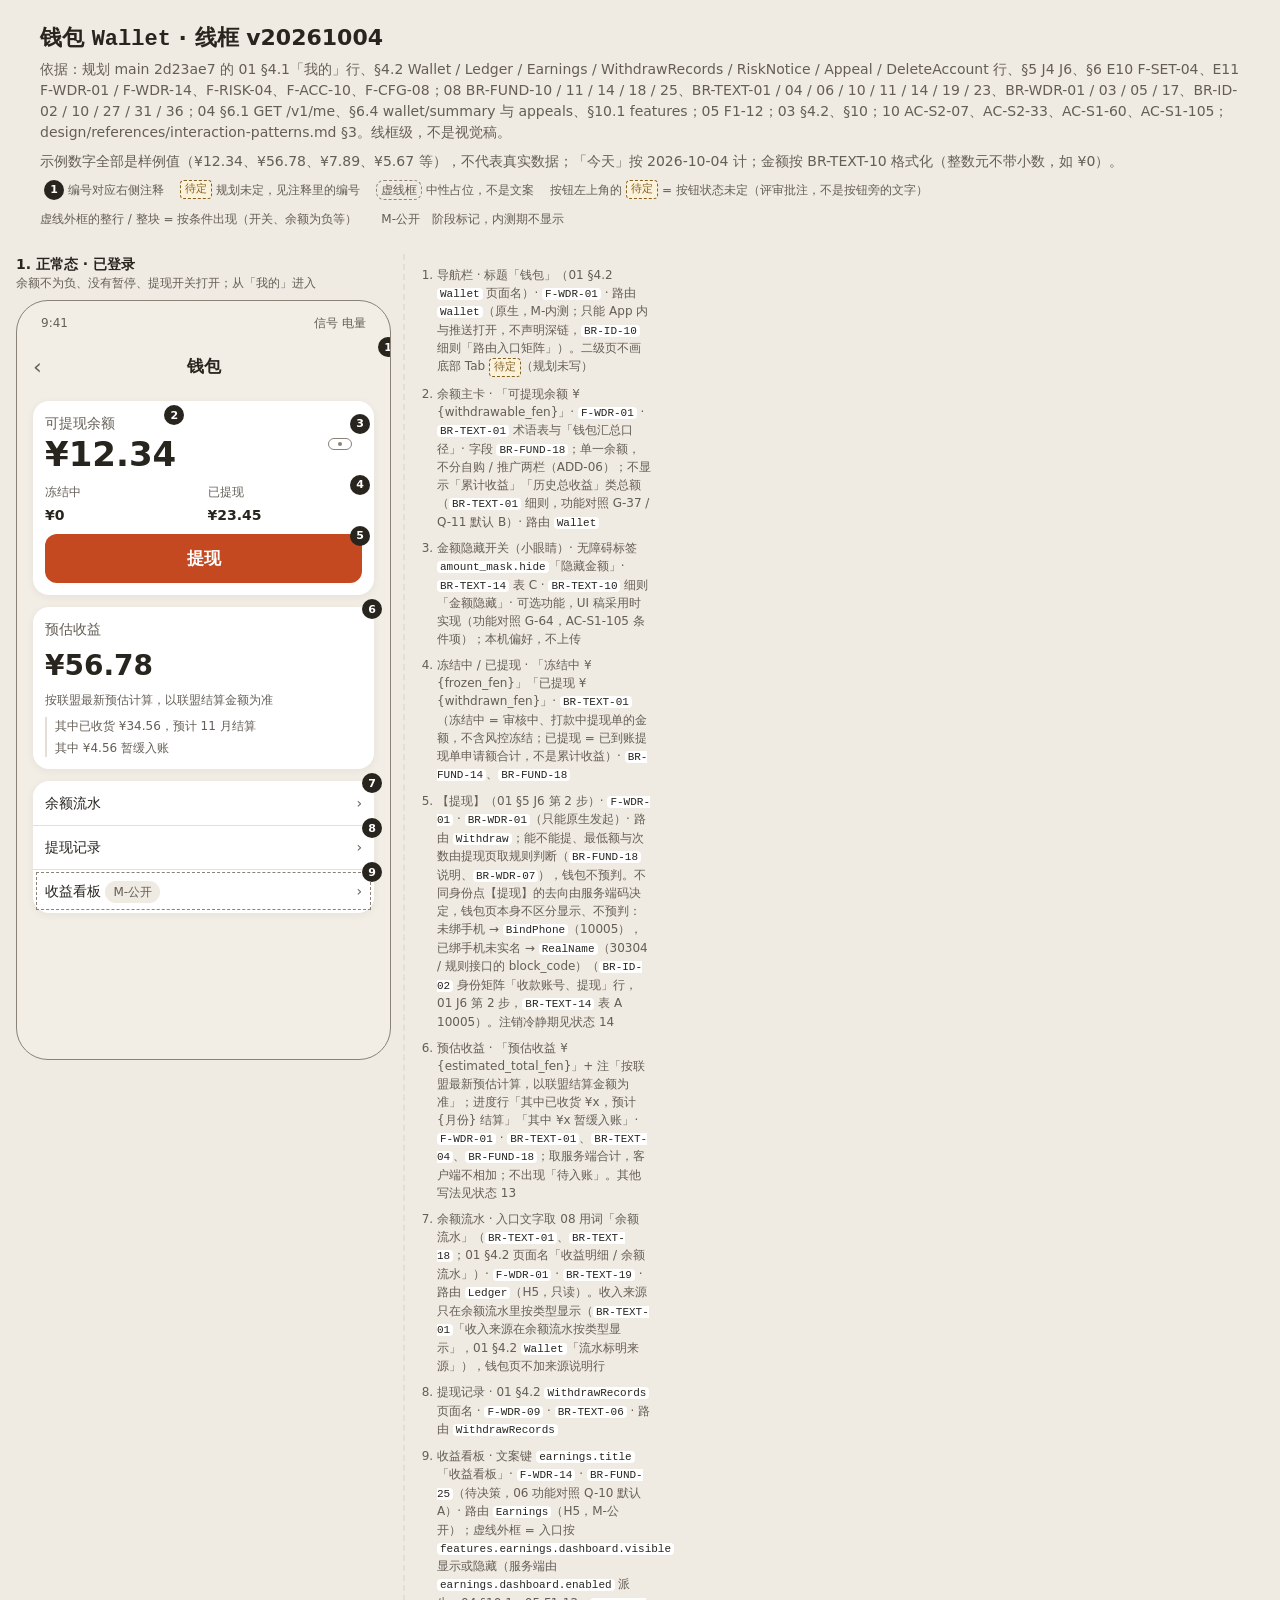
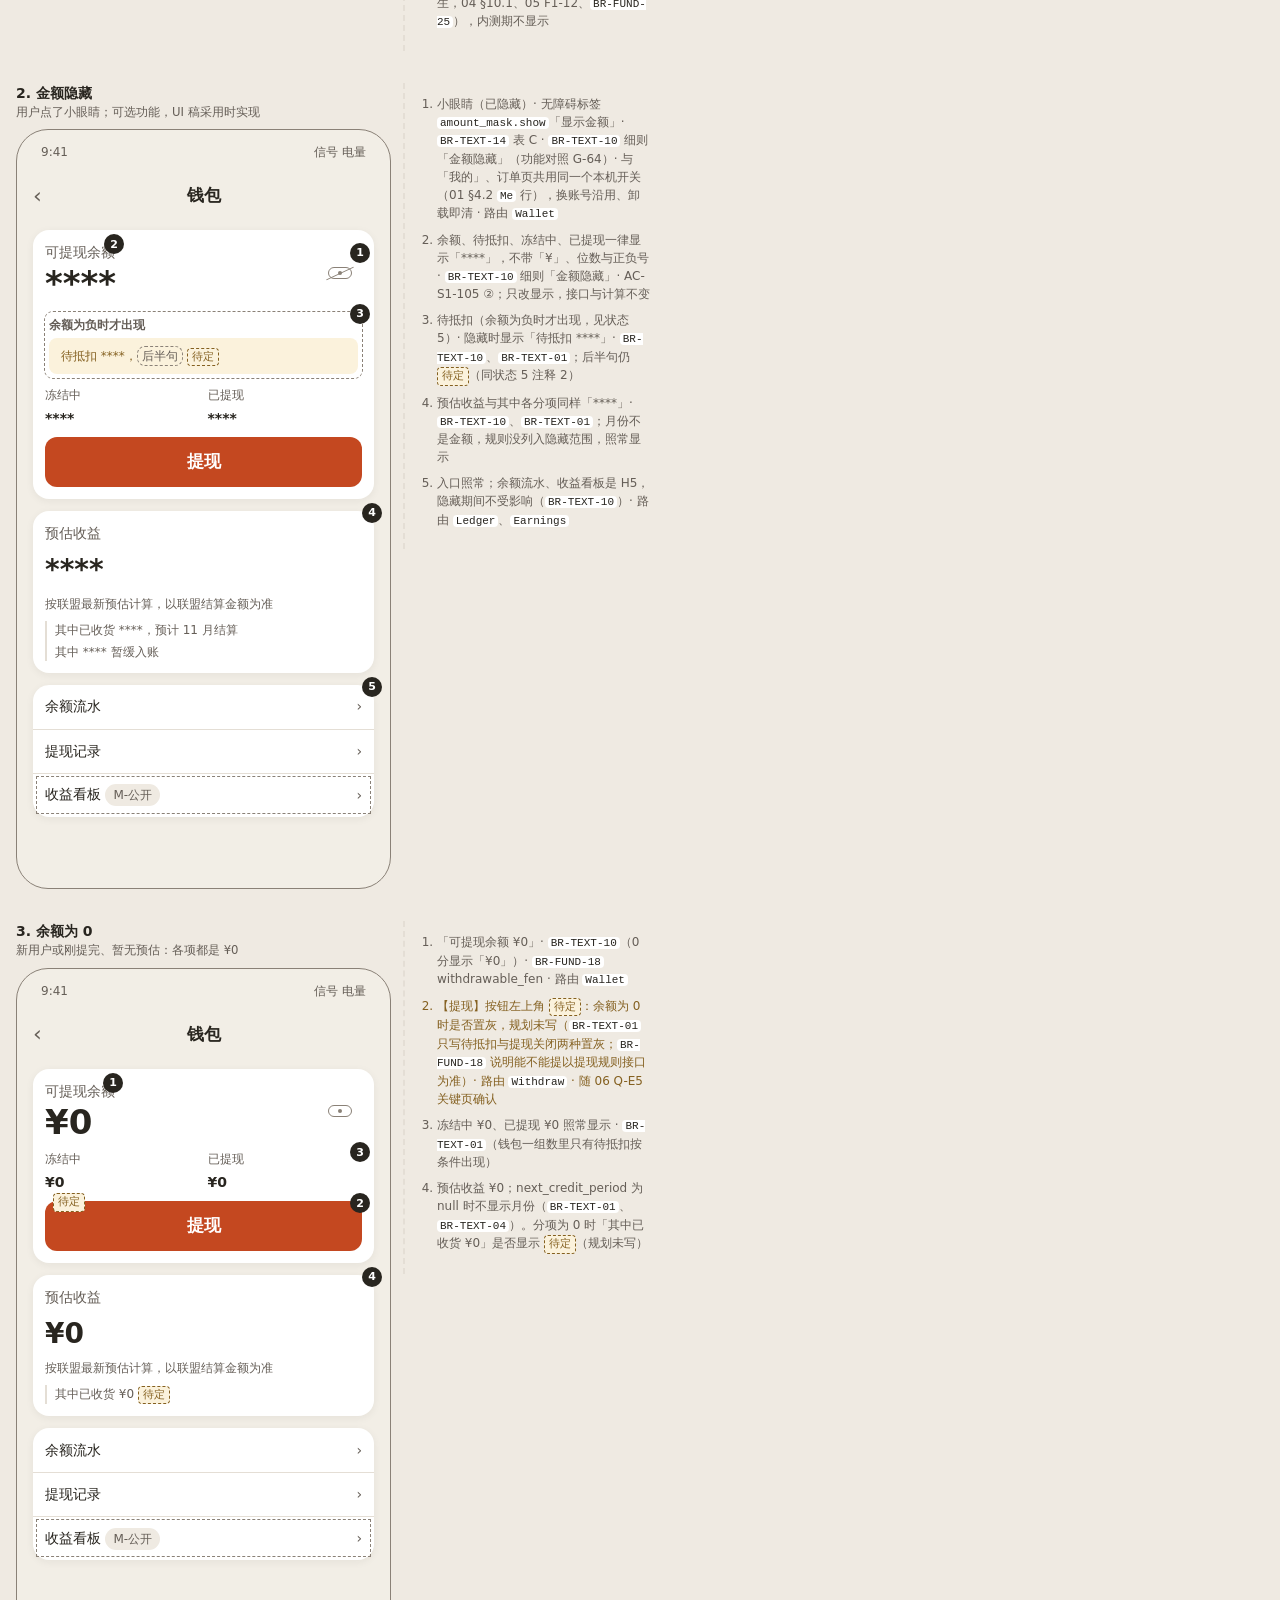
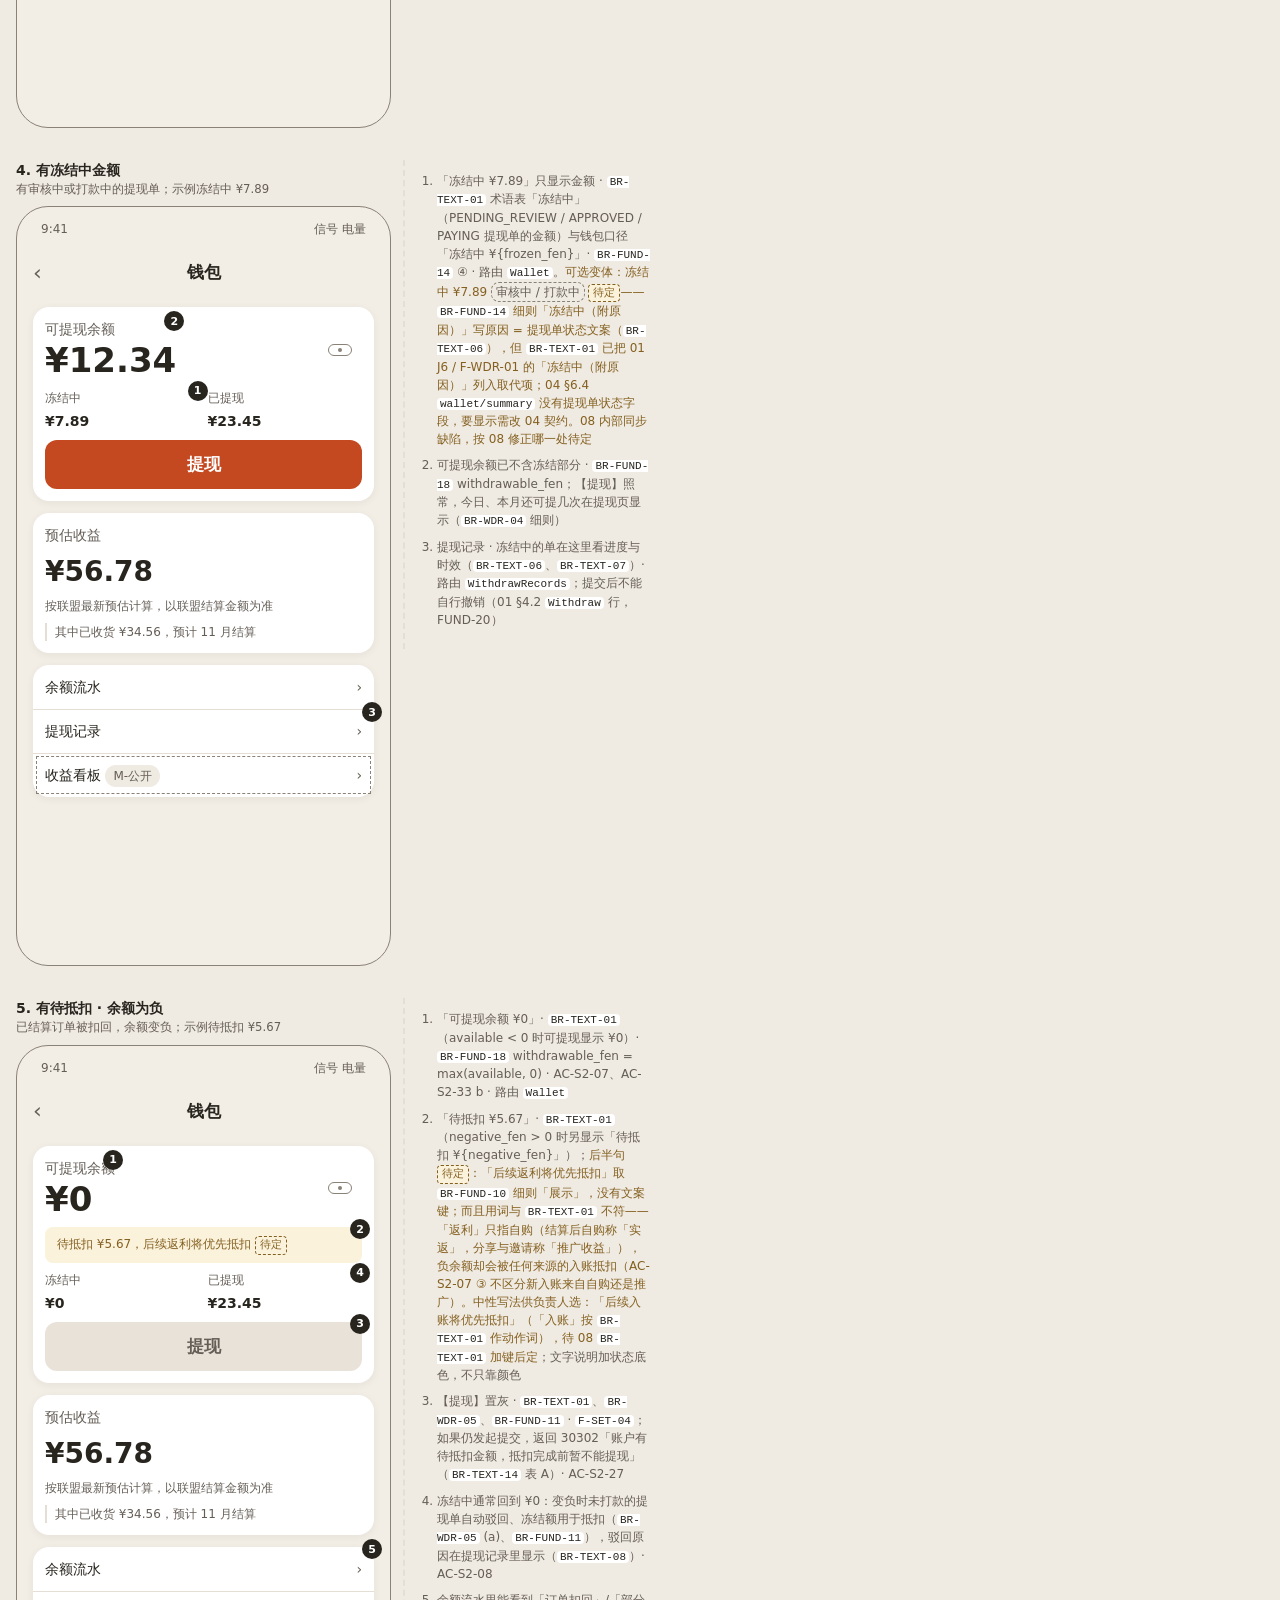
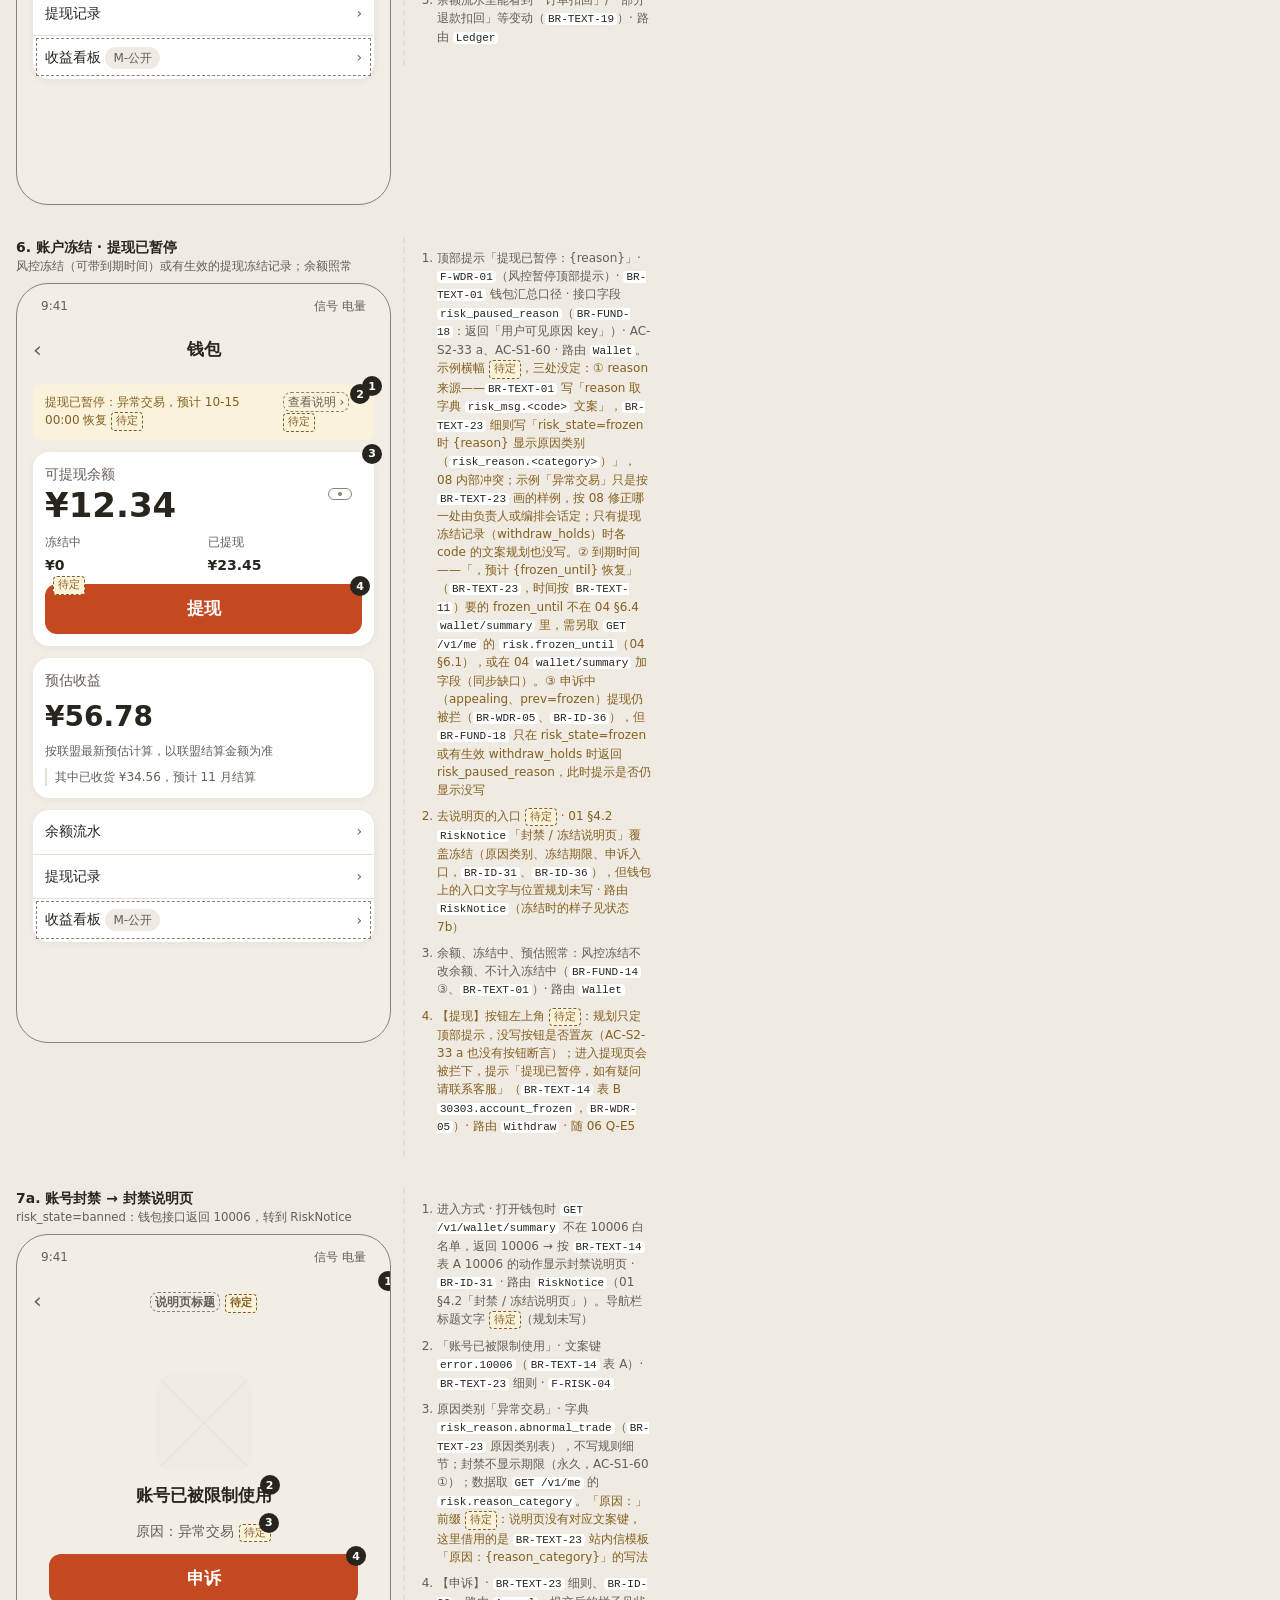
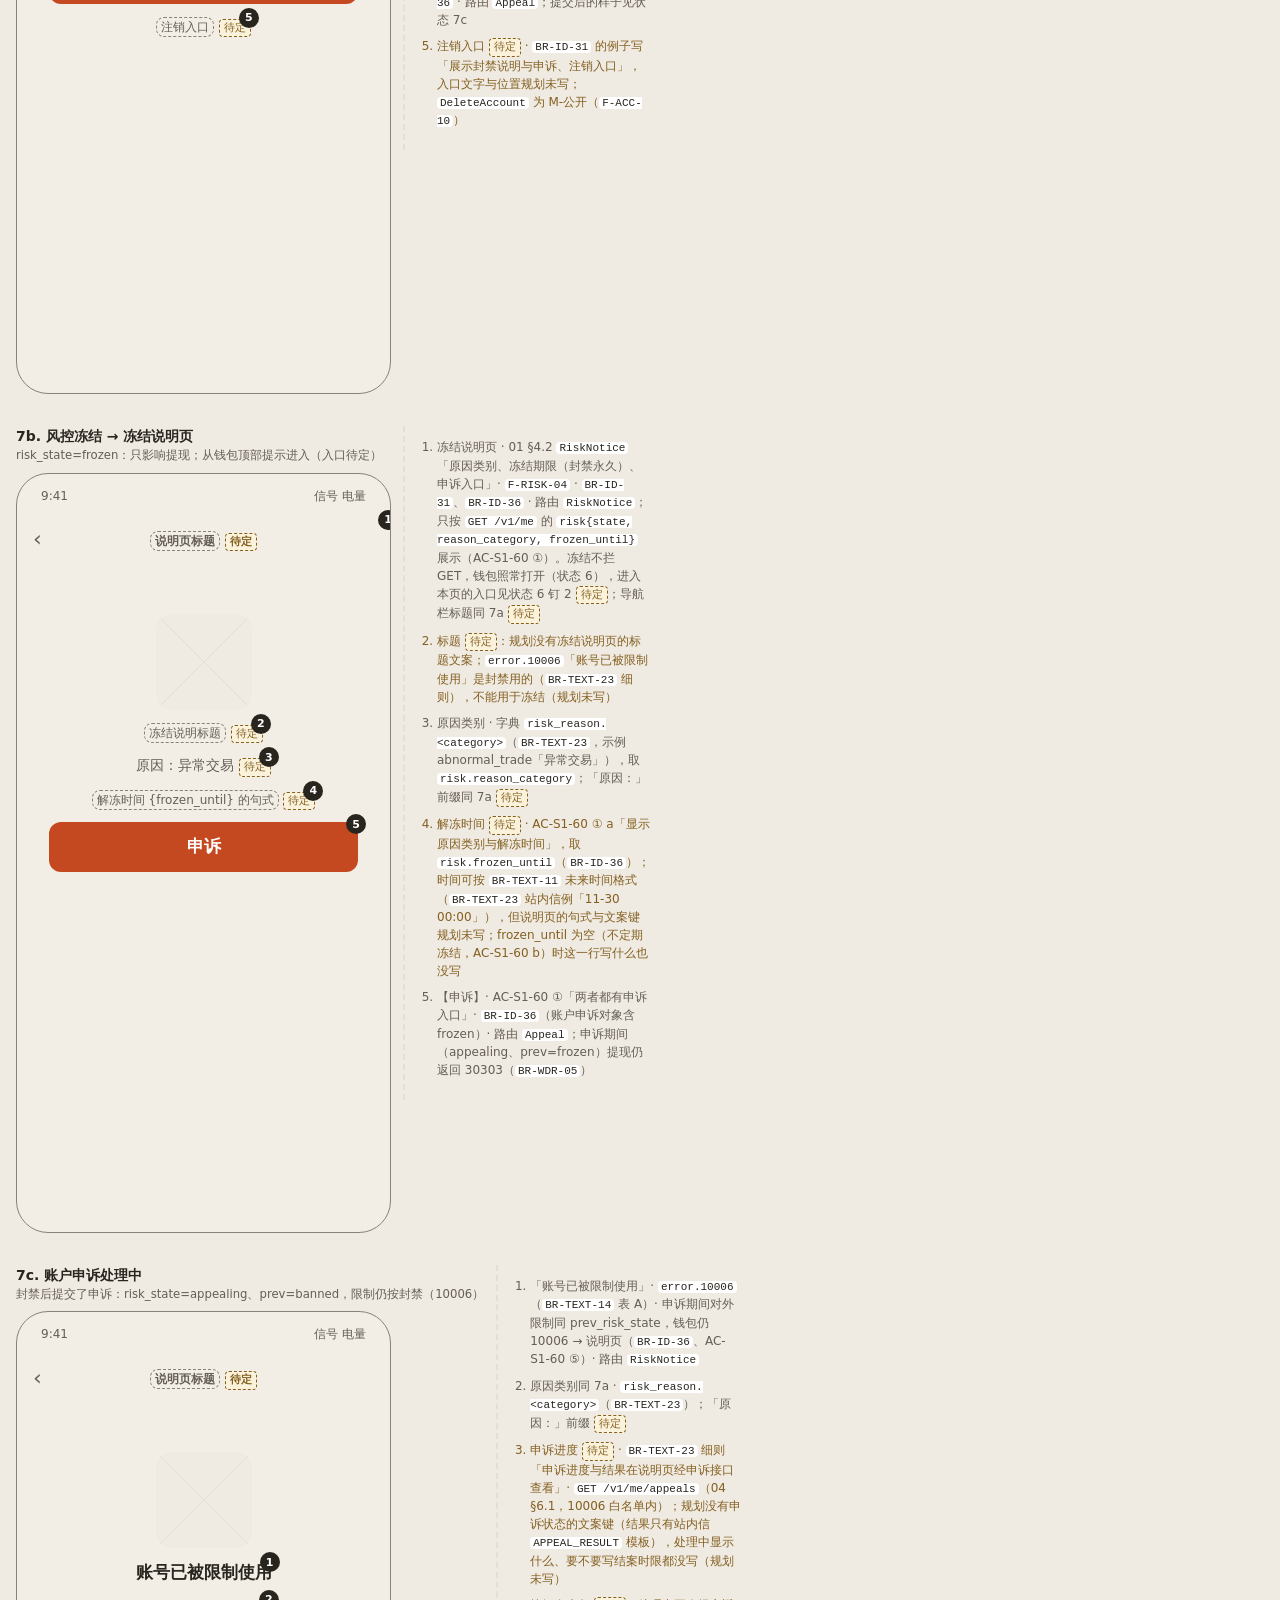
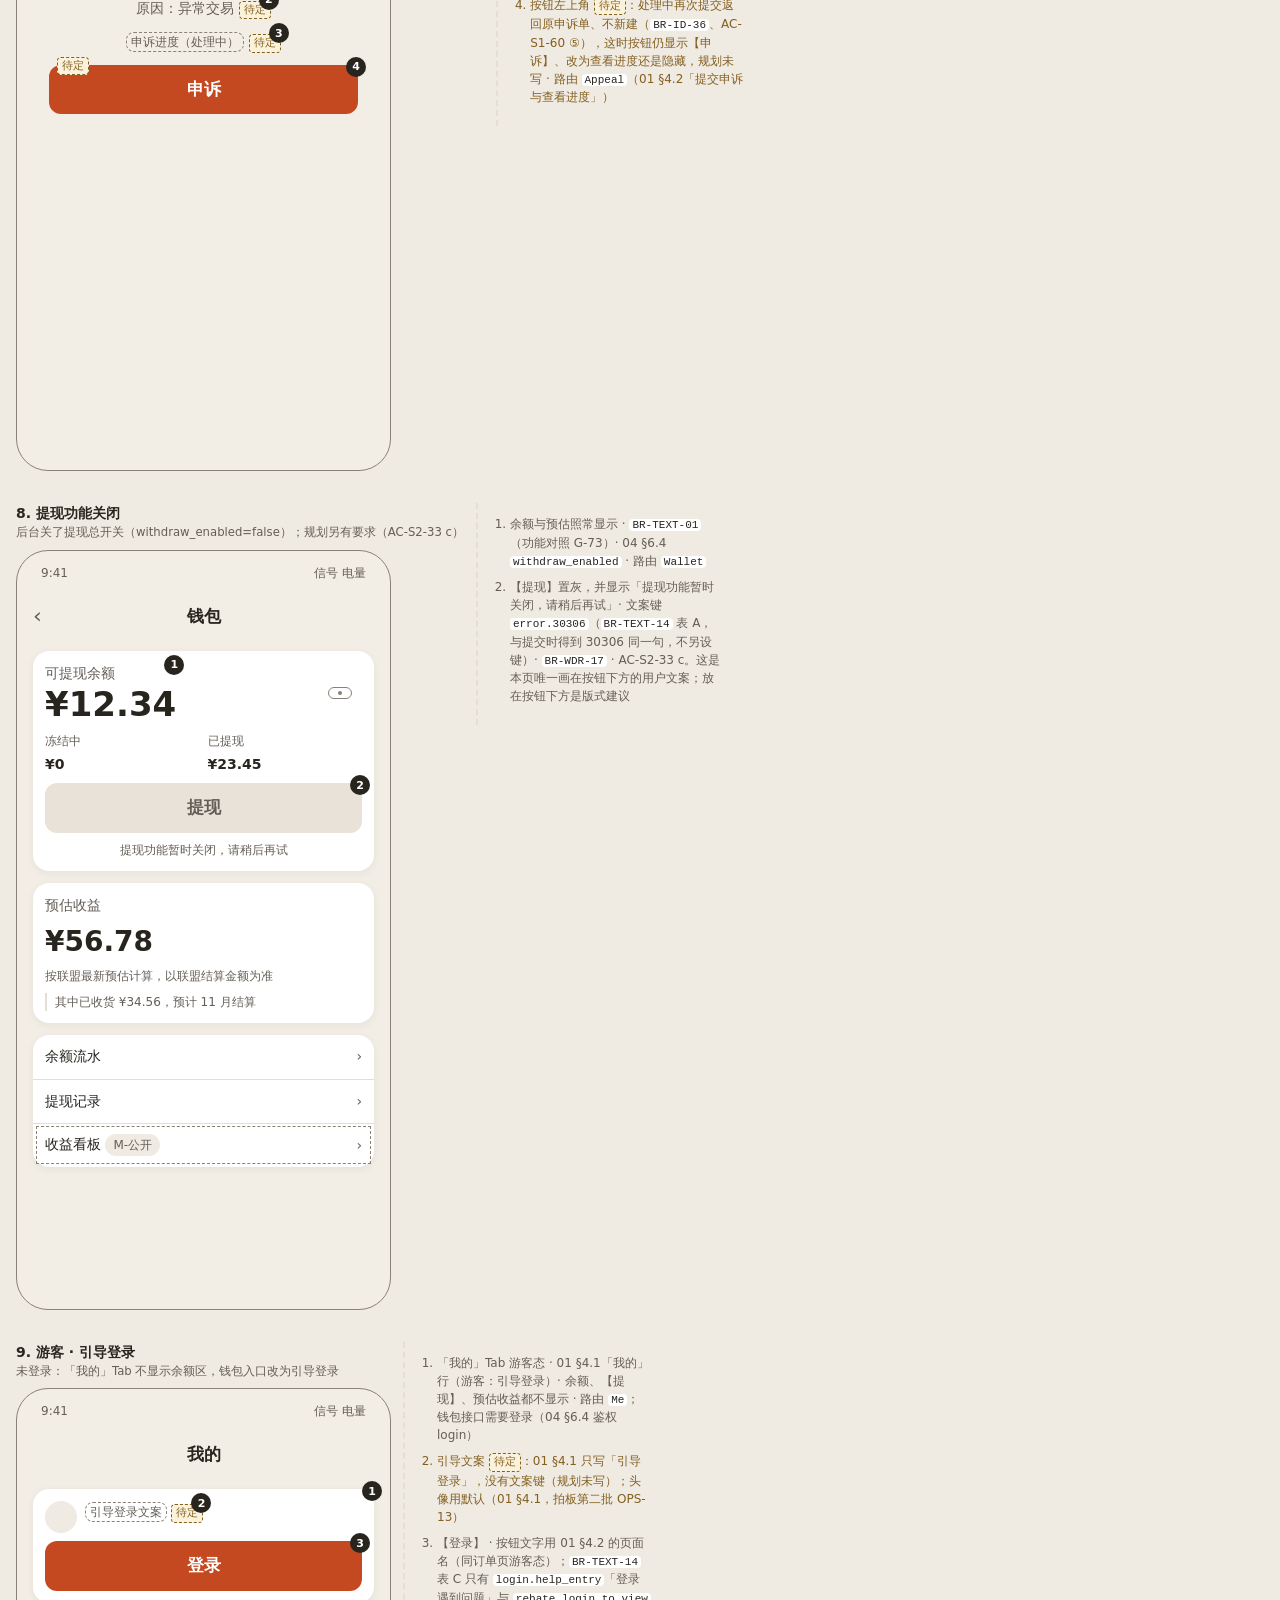
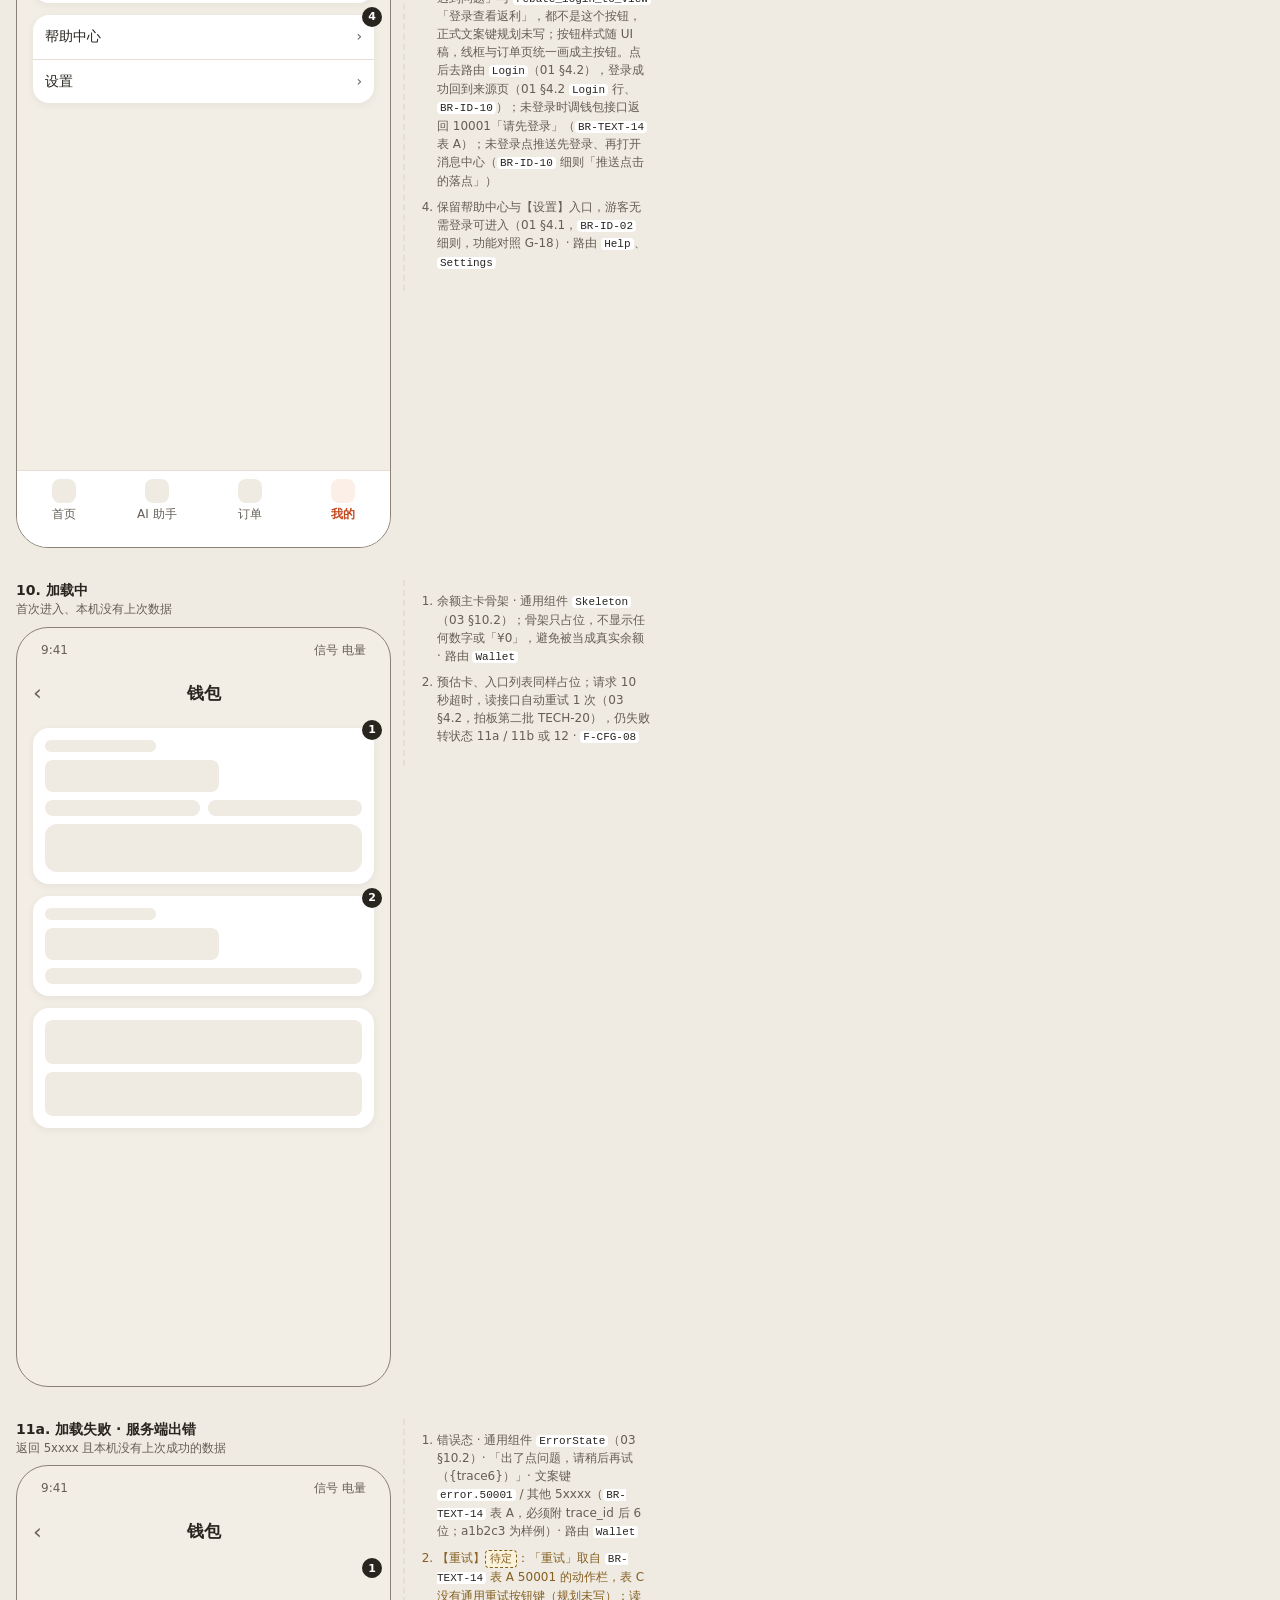
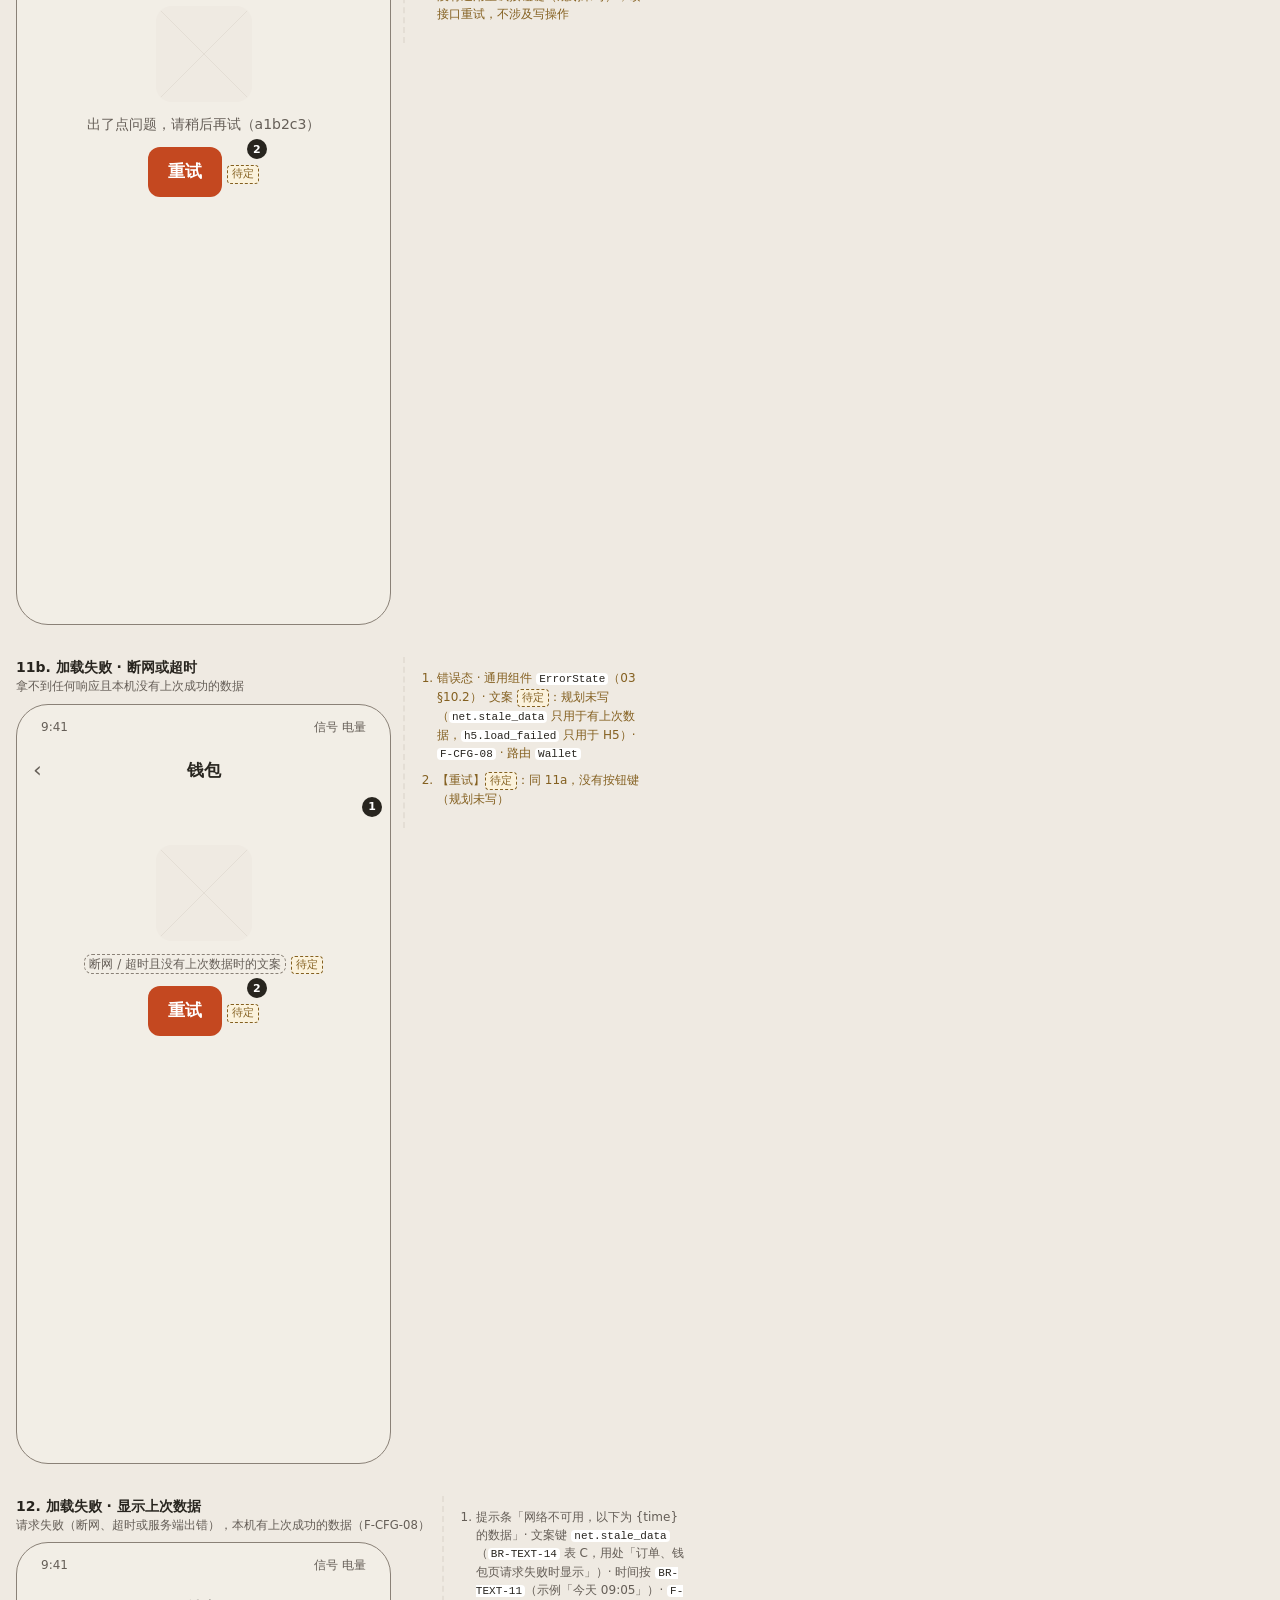
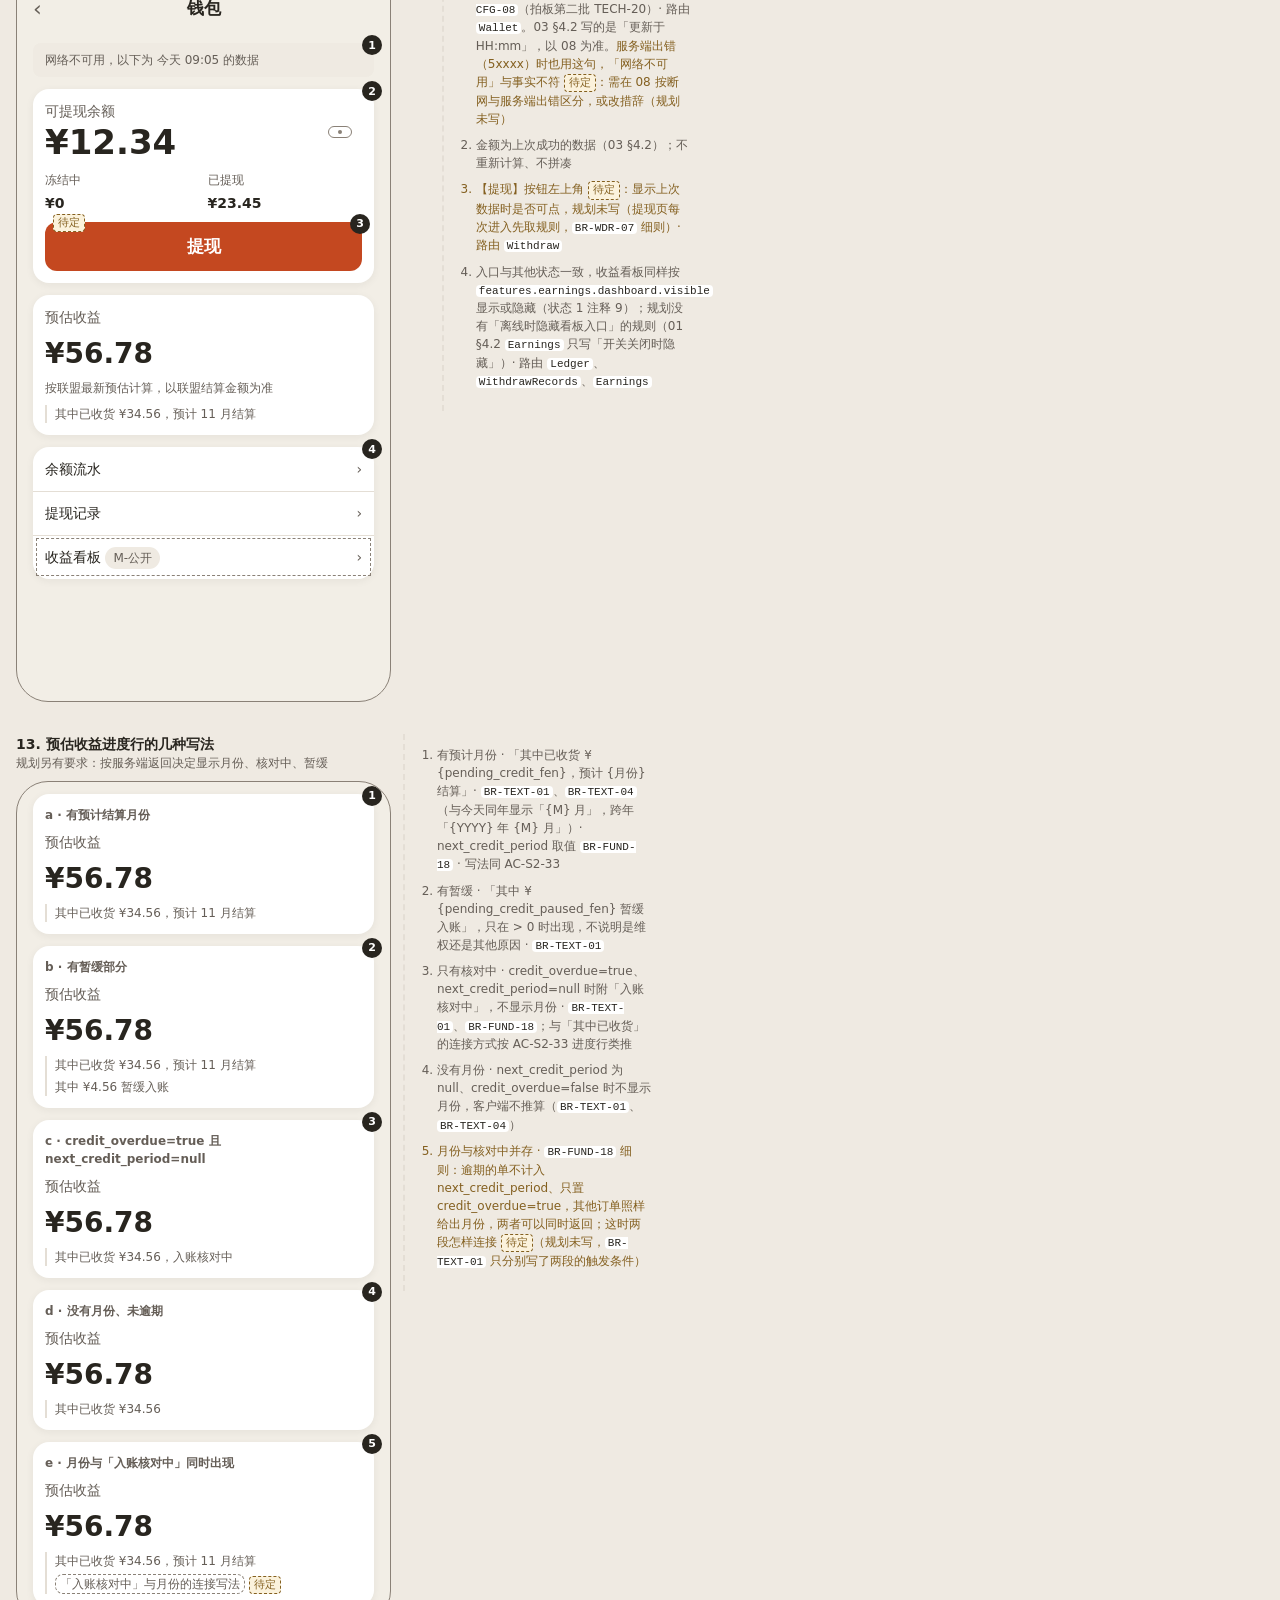
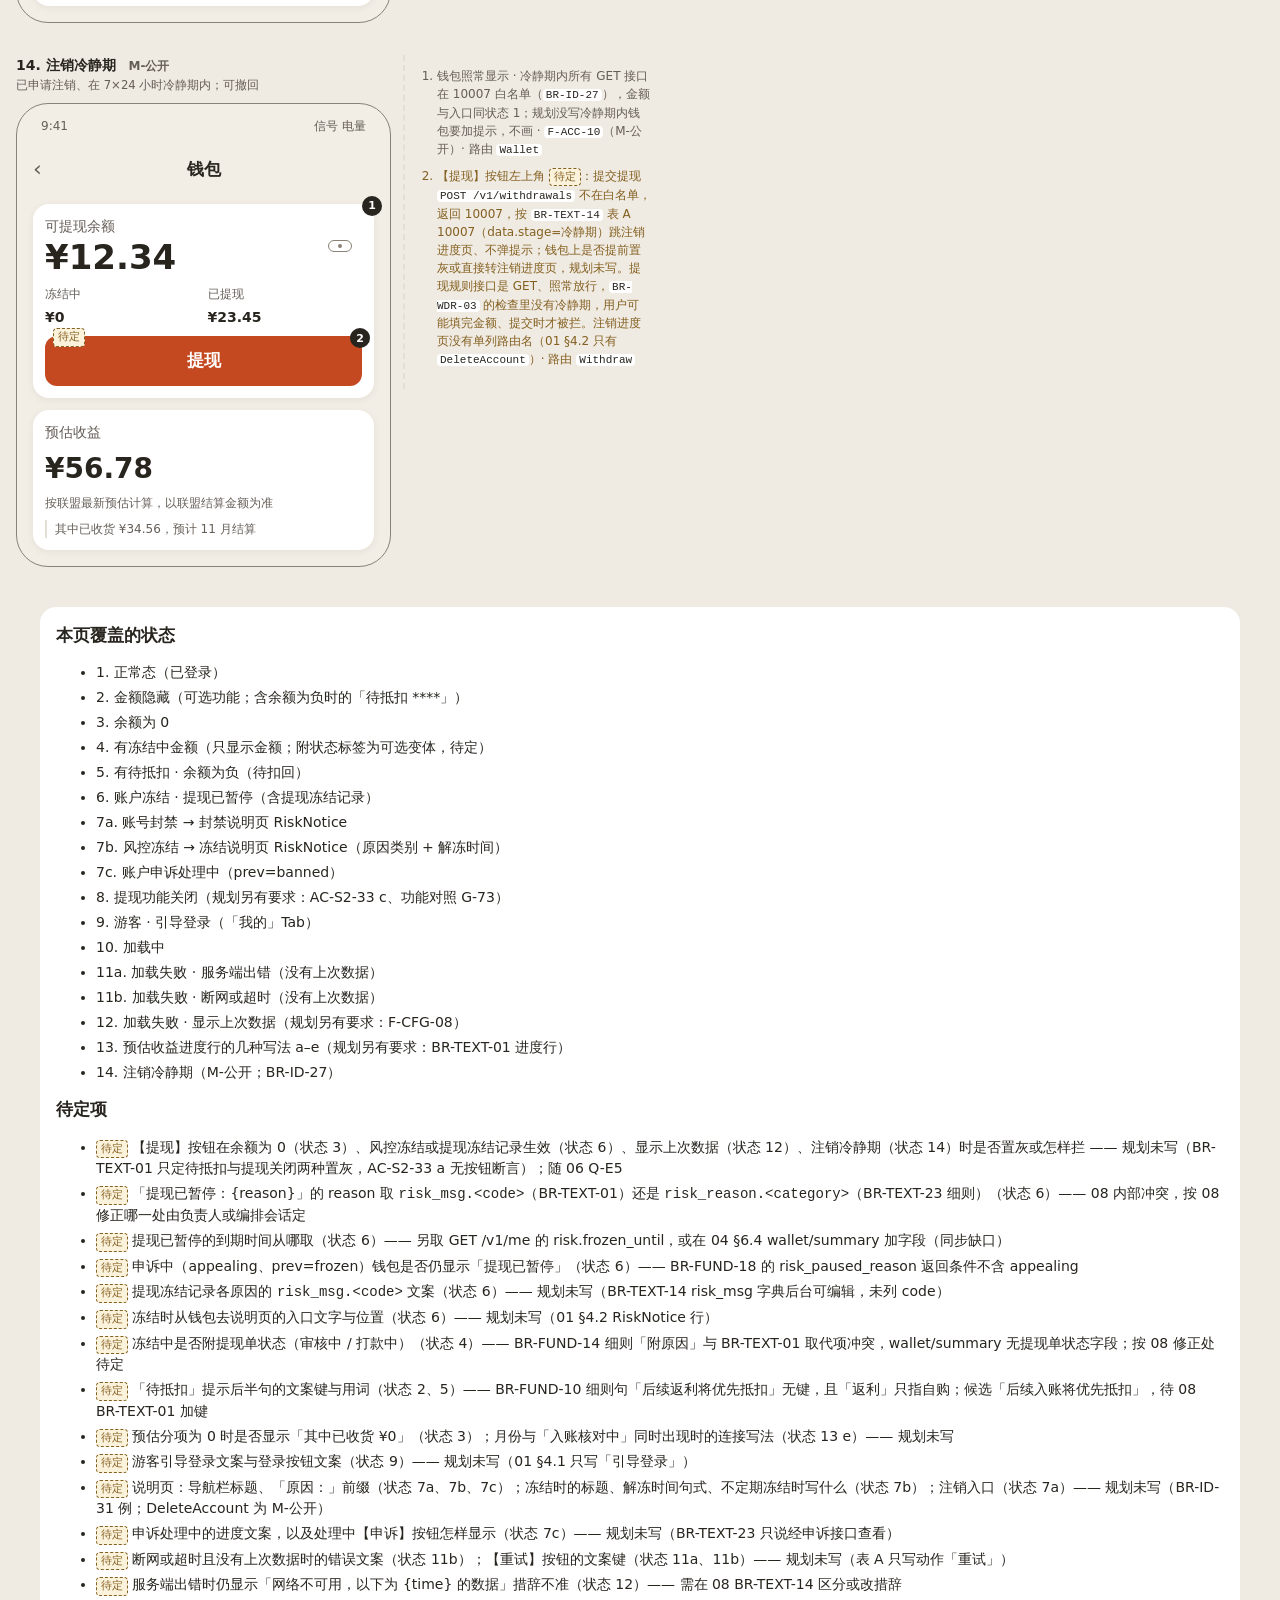
<file: design/wireframes/wallet-v20261004.html>
<!doctype html>
<html lang="zh-CN">
<head>
<meta charset="utf-8">
<meta name="viewport" content="width=device-width, initial-scale=1">
<title>线框 · 钱包 Wallet · v20261004</title>
<link rel="stylesheet" href="../tokens/variables.css">
<link rel="stylesheet" href="../tokens/foundations.css">
<link rel="stylesheet" href="wireframe.css">
<style>
  /* 本页专用：只用令牌变量，不写新色值 */
  .wp-nav-side { flex: none; width: var(--interaction-target-minimum); color: var(--color-text-secondary); font-size: var(--font-size-title); line-height: var(--font-line-height-title); font-weight: var(--font-weight-regular); }
  .wp-inline { display: inline-block; align-self: flex-start; }
  .wf-empty .wp-inline { align-self: center; }
  .wf-empty .wf-title { color: var(--color-text-primary); }
  .wp-full { align-self: stretch; }
  .wp-balance { font-size: var(--font-size-display); line-height: var(--font-line-height-display); }
  .wp-kv { display: flex; flex-direction: column; gap: var(--space-1); }
  .wp-eye { display: inline-flex; align-items: center; justify-content: center; min-width: var(--interaction-target-minimum); min-height: var(--interaction-target-minimum); padding: 0; border: 0; background: transparent; color: var(--color-text-secondary); font: inherit; }
  .wp-eye i { position: relative; display: block; width: var(--space-6); height: var(--space-3); border: 1px solid var(--color-border-control); border-radius: var(--radius-pill); }
  .wp-eye i::after { content: ""; position: absolute; left: 50%; top: 50%; width: var(--space-1); height: var(--space-1); transform: translate(-50%, -50%); border-radius: var(--radius-pill); background: var(--color-border-control); }
  .wp-eye--closed i::before { content: ""; position: absolute; left: calc(var(--space-1) * -1); right: calc(var(--space-1) * -1); top: 50%; height: 1px; background: var(--color-border-control); transform: rotate(-25deg); }
  .wf-card.wp-list { padding: 0; }
  .wp-row { position: relative; display: flex; align-items: center; justify-content: space-between; gap: var(--space-2); min-height: var(--interaction-target-minimum); padding: var(--space-2) var(--space-3); }
  .wp-row + .wp-row { border-top: 1px solid var(--color-border-subtle); }
  .wp-chev { color: var(--color-text-secondary); }
  .wp-progress { display: flex; flex-direction: column; gap: var(--space-1); padding-left: var(--space-2); border-left: 2px solid var(--color-border-subtle); font-size: var(--font-size-caption); color: var(--color-text-secondary); }
  .wp-placeholder { display: inline-block; padding: 0 var(--space-1); border: 1px dashed var(--color-border-control); border-radius: var(--radius-small); color: var(--color-text-secondary); font-size: var(--font-size-caption); }
  .wp-switch { outline: 1px dashed var(--color-border-control); outline-offset: calc(var(--space-1) * -1); }
  .wp-banner-row { display: flex; align-items: center; justify-content: space-between; gap: var(--space-2); }
  .wp-variant-label { font-size: var(--font-size-caption); font-weight: var(--font-weight-semibold); color: var(--color-text-secondary); }
  .wp-sk-label { width: 35%; height: var(--space-3); }
  .wp-sk-amount { width: 55%; height: var(--space-8); }
  .wp-sk-line { height: var(--space-4); }
  .wp-sk-btn { height: var(--component-button-min-height); border-radius: var(--radius-button); }
  .wp-sk-row { height: var(--interaction-target-minimum); }
  .wp-under-btn { text-align: center; }
  /* 评审批注：按钮左上角的「待定」，表示按钮状态未定，不是按钮旁要显示的文字 */
  .wp-todo-corner { position: absolute; top: calc(var(--space-2) * -1); left: var(--space-2); z-index: 2; }
  .wp-cond { display: flex; flex-direction: column; gap: var(--space-1); padding: var(--space-1); outline: 1px dashed var(--color-border-control); border-radius: var(--radius-small); }
</style>
</head>
<body>
<header class="wf-head">
  <h1>钱包 <code>Wallet</code> · 线框 v20261004</h1>
  <p>依据：规划 main 2d23ae7 的 01 §4.1「我的」行、§4.2 Wallet / Ledger / Earnings / WithdrawRecords / RiskNotice / Appeal / DeleteAccount 行、§5 J4 J6、§6 E10 F-SET-04、E11 F-WDR-01 / F-WDR-14、F-RISK-04、F-ACC-10、F-CFG-08；08 BR-FUND-10 / 11 / 14 / 18 / 25、BR-TEXT-01 / 04 / 06 / 10 / 11 / 14 / 19 / 23、BR-WDR-01 / 03 / 05 / 17、BR-ID-02 / 10 / 27 / 31 / 36；04 §6.1 GET /v1/me、§6.4 wallet/summary 与 appeals、§10.1 features；05 F1-12；03 §4.2、§10；10 AC-S2-07、AC-S2-33、AC-S1-60、AC-S1-105；design/references/interaction-patterns.md §3。线框级，不是视觉稿。</p>
  <p>示例数字全部是样例值（¥12.34、¥56.78、¥7.89、¥5.67 等），不代表真实数据；「今天」按 2026-10-04 计；金额按 BR-TEXT-10 格式化（整数元不带小数，如 ¥0）。</p>
  <div class="wf-legend"><span><span class="wf-pin wf-pin--inline">1</span> 编号对应右侧注释</span><span><span class="wf-todo-tag">待定</span> 规划未定，见注释里的编号</span><span><span class="wp-placeholder">虚线框</span> 中性占位，不是文案</span><span>按钮左上角的 <span class="wf-todo-tag">待定</span> = 按钮状态未定（评审批注，不是按钮旁的文字）</span><span>虚线外框的整行 / 整块 = 按条件出现（开关、余额为负等）</span><span><span class="wf-tag">M-公开</span> 阶段标记，内测期不显示</span></div>
</header>

<main class="wf-states">

  <!-- ===================== 1. 正常态 ===================== -->
  <section class="wf-state" aria-label="状态 1：正常态（已登录）">
    <div>
      <p class="wf-state__label">1. 正常态 · 已登录<small>余额不为负、没有暂停、提现开关打开；从「我的」进入</small></p>
      <div class="wf-phone">
        <div class="wf-statusbar"><span>9:41</span><span>信号 电量</span></div>
        <div class="wf-navbar wf-anchor"><span class="wf-pin">1</span><span class="wp-nav-side" aria-hidden="true">‹</span><span class="wf-navbar__title">钱包</span><span class="wp-nav-side"></span></div>
        <div class="wf-body">
          <div class="wf-card wf-stack">
            <div class="wf-row wf-row--between">
              <div class="wf-anchor wp-inline"><span class="wf-pin">2</span>
                <div class="wf-muted">可提现余额</div>
                <div class="wf-amount wp-balance">¥12.34</div>
              </div>
              <span class="wf-anchor"><span class="wf-pin">3</span><button class="wp-eye" type="button" aria-label="隐藏金额"><i></i></button></span>
            </div>
            <div class="wf-grid-2 wf-anchor"><span class="wf-pin">4</span>
              <div class="wp-kv"><span class="wf-caption">冻结中</span><span class="wf-amount">¥0</span></div>
              <div class="wp-kv"><span class="wf-caption">已提现</span><span class="wf-amount">¥23.45</span></div>
            </div>
            <div class="wf-anchor"><span class="wf-pin">5</span><button class="couli-button-primary wf-btn--block" type="button">提现</button></div>
          </div>
          <div class="wf-card wf-anchor wf-stack"><span class="wf-pin">6</span>
            <div class="wf-muted">预估收益</div>
            <div class="wf-amount wf-amount--lg">¥56.78</div>
            <div class="wf-caption">按联盟最新预估计算，以联盟结算金额为准</div>
            <div class="wp-progress">
              <span>其中已收货 ¥34.56，预计 11 月结算</span>
              <span>其中 ¥4.56 暂缓入账</span>
            </div>
          </div>
          <div class="wf-card wp-list">
            <div class="wp-row wf-anchor"><span class="wf-pin">7</span><span>余额流水</span><span class="wp-chev" aria-hidden="true">›</span></div>
            <div class="wp-row wf-anchor"><span class="wf-pin">8</span><span>提现记录</span><span class="wp-chev" aria-hidden="true">›</span></div>
            <div class="wp-row wf-anchor wp-switch"><span class="wf-pin">9</span><span>收益看板 <span class="wf-tag">M-公开</span></span><span class="wp-chev" aria-hidden="true">›</span></div>
          </div>
        </div>
      </div>
    </div>
    <ol class="wf-notes">
      <li>导航栏 · 标题「钱包」（01 §4.2 <code>Wallet</code> 页面名）· <code>F-WDR-01</code> · 路由 <code>Wallet</code>（原生，M-内测；只能 App 内与推送打开，不声明深链，<code>BR-ID-10</code> 细则「路由入口矩阵」）。二级页不画底部 Tab <span class="wf-todo-tag">待定</span>（规划未写）</li>
      <li>余额主卡 · 「可提现余额 ¥{withdrawable_fen}」· <code>F-WDR-01</code> · <code>BR-TEXT-01</code> 术语表与「钱包汇总口径」· 字段 <code>BR-FUND-18</code>；单一余额，不分自购 / 推广两栏（ADD-06）；不显示「累计收益」「历史总收益」类总额（<code>BR-TEXT-01</code> 细则，功能对照 G-37 / Q-11 默认 B）· 路由 <code>Wallet</code></li>
      <li>金额隐藏开关（小眼睛）· 无障碍标签 <code>amount_mask.hide</code>「隐藏金额」· <code>BR-TEXT-14</code> 表 C · <code>BR-TEXT-10</code> 细则「金额隐藏」· 可选功能，UI 稿采用时实现（功能对照 G-64，AC-S1-105 条件项）；本机偏好，不上传</li>
      <li>冻结中 / 已提现 · 「冻结中 ¥{frozen_fen}」「已提现 ¥{withdrawn_fen}」· <code>BR-TEXT-01</code>（冻结中 = 审核中、打款中提现单的金额，不含风控冻结；已提现 = 已到账提现单申请额合计，不是累计收益）· <code>BR-FUND-14</code>、<code>BR-FUND-18</code></li>
      <li>【提现】（01 §5 J6 第 2 步）· <code>F-WDR-01</code> · <code>BR-WDR-01</code>（只能原生发起）· 路由 <code>Withdraw</code>；能不能提、最低额与次数由提现页取规则判断（<code>BR-FUND-18</code> 说明、<code>BR-WDR-07</code>），钱包不预判。不同身份点【提现】的去向由服务端码决定，钱包页本身不区分显示、不预判：未绑手机 → <code>BindPhone</code>（10005），已绑手机未实名 → <code>RealName</code>（30304 / 规则接口的 block_code）（<code>BR-ID-02</code> 身份矩阵「收款账号、提现」行，01 J6 第 2 步，<code>BR-TEXT-14</code> 表 A 10005）。注销冷静期见状态 14</li>
      <li>预估收益 · 「预估收益 ¥{estimated_total_fen}」+ 注「按联盟最新预估计算，以联盟结算金额为准」；进度行「其中已收货 ¥x，预计 {月份} 结算」「其中 ¥x 暂缓入账」· <code>F-WDR-01</code> · <code>BR-TEXT-01</code>、<code>BR-TEXT-04</code>、<code>BR-FUND-18</code>；取服务端合计，客户端不相加；不出现「待入账」。其他写法见状态 13</li>
      <li>余额流水 · 入口文字取 08 用词「余额流水」（<code>BR-TEXT-01</code>、<code>BR-TEXT-18</code>；01 §4.2 页面名「收益明细 / 余额流水」）· <code>F-WDR-01</code> · <code>BR-TEXT-19</code> · 路由 <code>Ledger</code>（H5，只读）。收入来源只在余额流水里按类型显示（<code>BR-TEXT-01</code>「收入来源在余额流水按类型显示」，01 §4.2 <code>Wallet</code>「流水标明来源」），钱包页不加来源说明行</li>
      <li>提现记录 · 01 §4.2 <code>WithdrawRecords</code> 页面名 · <code>F-WDR-09</code> · <code>BR-TEXT-06</code> · 路由 <code>WithdrawRecords</code></li>
      <li>收益看板 · 文案键 <code>earnings.title</code>「收益看板」· <code>F-WDR-14</code> · <code>BR-FUND-25</code>（待决策，06 功能对照 Q-10 默认 A）· 路由 <code>Earnings</code>（H5，M-公开）；虚线外框 = 入口按 <code>features.earnings.dashboard.visible</code> 显示或隐藏（服务端由 <code>earnings.dashboard.enabled</code> 派生，04 §10.1、05 F1-12、<code>BR-FUND-25</code>），内测期不显示</li>
    </ol>
  </section>

  <!-- ===================== 2. 金额隐藏 ===================== -->
  <section class="wf-state" aria-label="状态 2：金额隐藏">
    <div>
      <p class="wf-state__label">2. 金额隐藏<small>用户点了小眼睛；可选功能，UI 稿采用时实现</small></p>
      <div class="wf-phone">
        <div class="wf-statusbar"><span>9:41</span><span>信号 电量</span></div>
        <div class="wf-navbar"><span class="wp-nav-side" aria-hidden="true">‹</span><span class="wf-navbar__title">钱包</span><span class="wp-nav-side"></span></div>
        <div class="wf-body">
          <div class="wf-card wf-stack">
            <div class="wf-row wf-row--between">
              <div class="wf-anchor wp-inline"><span class="wf-pin">2</span>
                <div class="wf-muted">可提现余额</div>
                <div class="wf-amount wp-balance">****</div>
              </div>
              <span class="wf-anchor"><span class="wf-pin">1</span><button class="wp-eye wp-eye--closed" type="button" aria-label="显示金额"><i></i></button></span>
            </div>
            <div class="wp-cond wf-anchor"><span class="wf-pin">3</span>
              <span class="wp-variant-label">余额为负时才出现</span>
              <div class="wf-banner wf-banner--warning">待抵扣 ****，<span class="wp-placeholder">后半句</span> <span class="wf-todo-tag">待定</span></div>
            </div>
            <div class="wf-grid-2">
              <div class="wp-kv"><span class="wf-caption">冻结中</span><span class="wf-amount">****</span></div>
              <div class="wp-kv"><span class="wf-caption">已提现</span><span class="wf-amount">****</span></div>
            </div>
            <button class="couli-button-primary wf-btn--block" type="button">提现</button>
          </div>
          <div class="wf-card wf-anchor wf-stack"><span class="wf-pin">4</span>
            <div class="wf-muted">预估收益</div>
            <div class="wf-amount wf-amount--lg">****</div>
            <div class="wf-caption">按联盟最新预估计算，以联盟结算金额为准</div>
            <div class="wp-progress">
              <span>其中已收货 ****，预计 11 月结算</span>
              <span>其中 **** 暂缓入账</span>
            </div>
          </div>
          <div class="wf-card wp-list wf-anchor"><span class="wf-pin">5</span>
            <div class="wp-row"><span>余额流水</span><span class="wp-chev" aria-hidden="true">›</span></div>
            <div class="wp-row"><span>提现记录</span><span class="wp-chev" aria-hidden="true">›</span></div>
            <div class="wp-row wp-switch"><span>收益看板 <span class="wf-tag">M-公开</span></span><span class="wp-chev" aria-hidden="true">›</span></div>
          </div>
        </div>
      </div>
    </div>
    <ol class="wf-notes">
      <li>小眼睛（已隐藏）· 无障碍标签 <code>amount_mask.show</code>「显示金额」· <code>BR-TEXT-14</code> 表 C · <code>BR-TEXT-10</code> 细则「金额隐藏」（功能对照 G-64）· 与「我的」、订单页共用同一个本机开关（01 §4.2 <code>Me</code> 行），换账号沿用、卸载即清 · 路由 <code>Wallet</code></li>
      <li>余额、待抵扣、冻结中、已提现一律显示「****」，不带「¥」、位数与正负号 · <code>BR-TEXT-10</code> 细则「金额隐藏」· AC-S1-105 ②；只改显示，接口与计算不变</li>
      <li>待抵扣（余额为负时才出现，见状态 5）· 隐藏时显示「待抵扣 ****」· <code>BR-TEXT-10</code>、<code>BR-TEXT-01</code>；后半句仍 <span class="wf-todo-tag">待定</span>（同状态 5 注释 2）</li>
      <li>预估收益与其中各分项同样「****」· <code>BR-TEXT-10</code>、<code>BR-TEXT-01</code>；月份不是金额，规则没列入隐藏范围，照常显示</li>
      <li>入口照常；余额流水、收益看板是 H5，隐藏期间不受影响（<code>BR-TEXT-10</code>）· 路由 <code>Ledger</code>、<code>Earnings</code></li>
    </ol>
  </section>

  <!-- ===================== 3. 余额为 0 ===================== -->
  <section class="wf-state" aria-label="状态 3：余额为 0">
    <div>
      <p class="wf-state__label">3. 余额为 0<small>新用户或刚提完、暂无预估：各项都是 ¥0</small></p>
      <div class="wf-phone">
        <div class="wf-statusbar"><span>9:41</span><span>信号 电量</span></div>
        <div class="wf-navbar"><span class="wp-nav-side" aria-hidden="true">‹</span><span class="wf-navbar__title">钱包</span><span class="wp-nav-side"></span></div>
        <div class="wf-body">
          <div class="wf-card wf-stack">
            <div class="wf-row wf-row--between">
              <div class="wf-anchor wp-inline"><span class="wf-pin">1</span>
                <div class="wf-muted">可提现余额</div>
                <div class="wf-amount wp-balance">¥0</div>
              </div>
              <button class="wp-eye" type="button" aria-label="隐藏金额"><i></i></button>
            </div>
            <div class="wf-grid-2 wf-anchor"><span class="wf-pin">3</span>
              <div class="wp-kv"><span class="wf-caption">冻结中</span><span class="wf-amount">¥0</span></div>
              <div class="wp-kv"><span class="wf-caption">已提现</span><span class="wf-amount">¥0</span></div>
            </div>
            <div class="wf-anchor"><span class="wf-pin">2</span><span class="wf-todo-tag wp-todo-corner">待定</span>
              <button class="couli-button-primary wf-btn--block" type="button">提现</button>
            </div>
          </div>
          <div class="wf-card wf-anchor wf-stack"><span class="wf-pin">4</span>
            <div class="wf-muted">预估收益</div>
            <div class="wf-amount wf-amount--lg">¥0</div>
            <div class="wf-caption">按联盟最新预估计算，以联盟结算金额为准</div>
            <div class="wp-progress">
              <span>其中已收货 ¥0 <span class="wf-todo-tag">待定</span></span>
            </div>
          </div>
          <div class="wf-card wp-list">
            <div class="wp-row"><span>余额流水</span><span class="wp-chev" aria-hidden="true">›</span></div>
            <div class="wp-row"><span>提现记录</span><span class="wp-chev" aria-hidden="true">›</span></div>
            <div class="wp-row wp-switch"><span>收益看板 <span class="wf-tag">M-公开</span></span><span class="wp-chev" aria-hidden="true">›</span></div>
          </div>
        </div>
      </div>
    </div>
    <ol class="wf-notes">
      <li>「可提现余额 ¥0」· <code>BR-TEXT-10</code>（0 分显示「¥0」）· <code>BR-FUND-18</code> withdrawable_fen · 路由 <code>Wallet</code></li>
      <li class="wf-todo">【提现】按钮左上角 <span class="wf-todo-tag">待定</span>：余额为 0 时是否置灰，规划未写（<code>BR-TEXT-01</code> 只写待抵扣与提现关闭两种置灰；<code>BR-FUND-18</code> 说明能不能提以提现规则接口为准）· 路由 <code>Withdraw</code> · 随 06 Q-E5 关键页确认</li>
      <li>冻结中 ¥0、已提现 ¥0 照常显示 · <code>BR-TEXT-01</code>（钱包一组数里只有待抵扣按条件出现）</li>
      <li>预估收益 ¥0；next_credit_period 为 null 时不显示月份（<code>BR-TEXT-01</code>、<code>BR-TEXT-04</code>）。分项为 0 时「其中已收货 ¥0」是否显示 <span class="wf-todo-tag">待定</span>（规划未写）</li>
    </ol>
  </section>

  <!-- ===================== 4. 有冻结中金额 ===================== -->
  <section class="wf-state" aria-label="状态 4：有冻结中金额">
    <div>
      <p class="wf-state__label">4. 有冻结中金额<small>有审核中或打款中的提现单；示例冻结中 ¥7.89</small></p>
      <div class="wf-phone">
        <div class="wf-statusbar"><span>9:41</span><span>信号 电量</span></div>
        <div class="wf-navbar"><span class="wp-nav-side" aria-hidden="true">‹</span><span class="wf-navbar__title">钱包</span><span class="wp-nav-side"></span></div>
        <div class="wf-body">
          <div class="wf-card wf-stack">
            <div class="wf-row wf-row--between">
              <div class="wf-anchor wp-inline"><span class="wf-pin">2</span>
                <div class="wf-muted">可提现余额</div>
                <div class="wf-amount wp-balance">¥12.34</div>
              </div>
              <button class="wp-eye" type="button" aria-label="隐藏金额"><i></i></button>
            </div>
            <div class="wf-grid-2">
              <div class="wp-kv wf-anchor wp-inline"><span class="wf-pin">1</span><span class="wf-caption">冻结中</span><span class="wf-amount">¥7.89</span></div>
              <div class="wp-kv"><span class="wf-caption">已提现</span><span class="wf-amount">¥23.45</span></div>
            </div>
            <button class="couli-button-primary wf-btn--block" type="button">提现</button>
          </div>
          <div class="wf-card wf-stack">
            <div class="wf-muted">预估收益</div>
            <div class="wf-amount wf-amount--lg">¥56.78</div>
            <div class="wf-caption">按联盟最新预估计算，以联盟结算金额为准</div>
            <div class="wp-progress"><span>其中已收货 ¥34.56，预计 11 月结算</span></div>
          </div>
          <div class="wf-card wp-list">
            <div class="wp-row"><span>余额流水</span><span class="wp-chev" aria-hidden="true">›</span></div>
            <div class="wp-row wf-anchor"><span class="wf-pin">3</span><span>提现记录</span><span class="wp-chev" aria-hidden="true">›</span></div>
            <div class="wp-row wp-switch"><span>收益看板 <span class="wf-tag">M-公开</span></span><span class="wp-chev" aria-hidden="true">›</span></div>
          </div>
        </div>
      </div>
    </div>
    <ol class="wf-notes">
      <li>「冻结中 ¥7.89」只显示金额 · <code>BR-TEXT-01</code> 术语表「冻结中」（PENDING_REVIEW / APPROVED / PAYING 提现单的金额）与钱包口径「冻结中 ¥{frozen_fen}」· <code>BR-FUND-14</code> ④ · 路由 <code>Wallet</code>。<span class="wf-todo">可选变体：冻结中 ¥7.89 <span class="wp-placeholder">审核中 / 打款中</span> <span class="wf-todo-tag">待定</span>——<code>BR-FUND-14</code> 细则「冻结中（附原因）」写原因 = 提现单状态文案（<code>BR-TEXT-06</code>），但 <code>BR-TEXT-01</code> 已把 01 J6 / F-WDR-01 的「冻结中（附原因）」列入取代项；04 §6.4 <code>wallet/summary</code> 没有提现单状态字段，要显示需改 04 契约。08 内部同步缺陷，按 08 修正哪一处待定</span></li>
      <li>可提现余额已不含冻结部分 · <code>BR-FUND-18</code> withdrawable_fen；【提现】照常，今日、本月还可提几次在提现页显示（<code>BR-WDR-04</code> 细则）</li>
      <li>提现记录 · 冻结中的单在这里看进度与时效（<code>BR-TEXT-06</code>、<code>BR-TEXT-07</code>）· 路由 <code>WithdrawRecords</code>；提交后不能自行撤销（01 §4.2 <code>Withdraw</code> 行，FUND-20）</li>
    </ol>
  </section>

  <!-- ===================== 5. 待抵扣 / 余额为负 ===================== -->
  <section class="wf-state" aria-label="状态 5：有待抵扣（余额为负）">
    <div>
      <p class="wf-state__label">5. 有待抵扣 · 余额为负<small>已结算订单被扣回，余额变负；示例待抵扣 ¥5.67</small></p>
      <div class="wf-phone">
        <div class="wf-statusbar"><span>9:41</span><span>信号 电量</span></div>
        <div class="wf-navbar"><span class="wp-nav-side" aria-hidden="true">‹</span><span class="wf-navbar__title">钱包</span><span class="wp-nav-side"></span></div>
        <div class="wf-body">
          <div class="wf-card wf-stack">
            <div class="wf-row wf-row--between">
              <div class="wf-anchor wp-inline"><span class="wf-pin">1</span>
                <div class="wf-muted">可提现余额</div>
                <div class="wf-amount wp-balance">¥0</div>
              </div>
              <button class="wp-eye" type="button" aria-label="隐藏金额"><i></i></button>
            </div>
            <div class="wf-banner wf-banner--warning wf-anchor"><span class="wf-pin">2</span>待抵扣 ¥5.67，后续返利将优先抵扣 <span class="wf-todo-tag">待定</span></div>
            <div class="wf-grid-2 wf-anchor"><span class="wf-pin">4</span>
              <div class="wp-kv"><span class="wf-caption">冻结中</span><span class="wf-amount">¥0</span></div>
              <div class="wp-kv"><span class="wf-caption">已提现</span><span class="wf-amount">¥23.45</span></div>
            </div>
            <div class="wf-anchor"><span class="wf-pin">3</span><button class="couli-button-primary wf-btn--block" type="button" aria-disabled="true">提现</button></div>
          </div>
          <div class="wf-card wf-stack">
            <div class="wf-muted">预估收益</div>
            <div class="wf-amount wf-amount--lg">¥56.78</div>
            <div class="wf-caption">按联盟最新预估计算，以联盟结算金额为准</div>
            <div class="wp-progress"><span>其中已收货 ¥34.56，预计 11 月结算</span></div>
          </div>
          <div class="wf-card wp-list">
            <div class="wp-row wf-anchor"><span class="wf-pin">5</span><span>余额流水</span><span class="wp-chev" aria-hidden="true">›</span></div>
            <div class="wp-row"><span>提现记录</span><span class="wp-chev" aria-hidden="true">›</span></div>
            <div class="wp-row wp-switch"><span>收益看板 <span class="wf-tag">M-公开</span></span><span class="wp-chev" aria-hidden="true">›</span></div>
          </div>
        </div>
      </div>
    </div>
    <ol class="wf-notes">
      <li>「可提现余额 ¥0」· <code>BR-TEXT-01</code>（available &lt; 0 时可提现显示 ¥0）· <code>BR-FUND-18</code> withdrawable_fen = max(available, 0) · AC-S2-07、AC-S2-33 b · 路由 <code>Wallet</code></li>
      <li>「待抵扣 ¥5.67」· <code>BR-TEXT-01</code>（negative_fen &gt; 0 时另显示「待抵扣 ¥{negative_fen}」）；<span class="wf-todo">后半句 <span class="wf-todo-tag">待定</span>：「后续返利将优先抵扣」取 <code>BR-FUND-10</code> 细则「展示」，没有文案键；而且用词与 <code>BR-TEXT-01</code> 不符——「返利」只指自购（结算后自购称「实返」，分享与邀请称「推广收益」），负余额却会被任何来源的入账抵扣（AC-S2-07 ③ 不区分新入账来自自购还是推广）。中性写法供负责人选：「后续入账将优先抵扣」（「入账」按 <code>BR-TEXT-01</code> 作动作词），待 08 <code>BR-TEXT-01</code> 加键后定</span>；文字说明加状态底色，不只靠颜色</li>
      <li>【提现】置灰 · <code>BR-TEXT-01</code>、<code>BR-WDR-05</code>、<code>BR-FUND-11</code> · <code>F-SET-04</code>；如果仍发起提交，返回 30302「账户有待抵扣金额，抵扣完成前暂不能提现」（<code>BR-TEXT-14</code> 表 A）· AC-S2-27</li>
      <li>冻结中通常回到 ¥0：变负时未打款的提现单自动驳回、冻结额用于抵扣（<code>BR-WDR-05</code> (a)、<code>BR-FUND-11</code>），驳回原因在提现记录里显示（<code>BR-TEXT-08</code>）· AC-S2-08</li>
      <li>余额流水里能看到「订单扣回」/「部分退款扣回」等变动（<code>BR-TEXT-19</code>）· 路由 <code>Ledger</code></li>
    </ol>
  </section>

  <!-- ===================== 6. 账户冻结 / 提现冻结 ===================== -->
  <section class="wf-state" aria-label="状态 6：账户冻结，提现已暂停">
    <div>
      <p class="wf-state__label">6. 账户冻结 · 提现已暂停<small>风控冻结（可带到期时间）或有生效的提现冻结记录；余额照常</small></p>
      <div class="wf-phone">
        <div class="wf-statusbar"><span>9:41</span><span>信号 电量</span></div>
        <div class="wf-navbar"><span class="wp-nav-side" aria-hidden="true">‹</span><span class="wf-navbar__title">钱包</span><span class="wp-nav-side"></span></div>
        <div class="wf-body">
          <div class="wf-banner wf-banner--warning wf-anchor wp-banner-row"><span class="wf-pin">1</span>
            <span>提现已暂停：异常交易，预计 10-15 00:00 恢复 <span class="wf-todo-tag">待定</span></span>
            <span class="wf-anchor"><span class="wf-pin">2</span><span class="wp-placeholder">查看说明 ›</span> <span class="wf-todo-tag">待定</span></span>
          </div>
          <div class="wf-card wf-stack wf-anchor"><span class="wf-pin">3</span>
            <div class="wf-row wf-row--between">
              <div class="wp-inline">
                <div class="wf-muted">可提现余额</div>
                <div class="wf-amount wp-balance">¥12.34</div>
              </div>
              <button class="wp-eye" type="button" aria-label="隐藏金额"><i></i></button>
            </div>
            <div class="wf-grid-2">
              <div class="wp-kv"><span class="wf-caption">冻结中</span><span class="wf-amount">¥0</span></div>
              <div class="wp-kv"><span class="wf-caption">已提现</span><span class="wf-amount">¥23.45</span></div>
            </div>
            <div class="wf-anchor"><span class="wf-pin">4</span><span class="wf-todo-tag wp-todo-corner">待定</span>
              <button class="couli-button-primary wf-btn--block" type="button">提现</button>
            </div>
          </div>
          <div class="wf-card wf-stack">
            <div class="wf-muted">预估收益</div>
            <div class="wf-amount wf-amount--lg">¥56.78</div>
            <div class="wf-caption">按联盟最新预估计算，以联盟结算金额为准</div>
            <div class="wp-progress"><span>其中已收货 ¥34.56，预计 11 月结算</span></div>
          </div>
          <div class="wf-card wp-list">
            <div class="wp-row"><span>余额流水</span><span class="wp-chev" aria-hidden="true">›</span></div>
            <div class="wp-row"><span>提现记录</span><span class="wp-chev" aria-hidden="true">›</span></div>
            <div class="wp-row wp-switch"><span>收益看板 <span class="wf-tag">M-公开</span></span><span class="wp-chev" aria-hidden="true">›</span></div>
          </div>
        </div>
      </div>
    </div>
    <ol class="wf-notes">
      <li>顶部提示「提现已暂停：{reason}」· <code>F-WDR-01</code>（风控暂停顶部提示）· <code>BR-TEXT-01</code> 钱包汇总口径 · 接口字段 <code>risk_paused_reason</code>（<code>BR-FUND-18</code>：返回「用户可见原因 key」）· AC-S2-33 a、AC-S1-60 · 路由 <code>Wallet</code>。<span class="wf-todo">示例横幅 <span class="wf-todo-tag">待定</span>，三处没定：① reason 来源——<code>BR-TEXT-01</code> 写「reason 取字典 <code>risk_msg.&lt;code&gt;</code> 文案」，<code>BR-TEXT-23</code> 细则写「risk_state=frozen 时 {reason} 显示原因类别（<code>risk_reason.&lt;category&gt;</code>）」，08 内部冲突；示例「异常交易」只是按 <code>BR-TEXT-23</code> 画的样例，按 08 修正哪一处由负责人或编排会话定；只有提现冻结记录（withdraw_holds）时各 code 的文案规划也没写。② 到期时间——「，预计 {frozen_until} 恢复」（<code>BR-TEXT-23</code>，时间按 <code>BR-TEXT-11</code>）要的 frozen_until 不在 04 §6.4 <code>wallet/summary</code> 里，需另取 <code>GET /v1/me</code> 的 <code>risk.frozen_until</code>（04 §6.1），或在 04 <code>wallet/summary</code> 加字段（同步缺口）。③ 申诉中（appealing、prev=frozen）提现仍被拦（<code>BR-WDR-05</code>、<code>BR-ID-36</code>），但 <code>BR-FUND-18</code> 只在 risk_state=frozen 或有生效 withdraw_holds 时返回 risk_paused_reason，此时提示是否仍显示没写</span></li>
      <li class="wf-todo">去说明页的入口 <span class="wf-todo-tag">待定</span> · 01 §4.2 <code>RiskNotice</code>「封禁 / 冻结说明页」覆盖冻结（原因类别、冻结期限、申诉入口，<code>BR-ID-31</code>、<code>BR-ID-36</code>），但钱包上的入口文字与位置规划未写 · 路由 <code>RiskNotice</code>（冻结时的样子见状态 7b）</li>
      <li>余额、冻结中、预估照常：风控冻结不改余额、不计入冻结中（<code>BR-FUND-14</code> ③、<code>BR-TEXT-01</code>）· 路由 <code>Wallet</code></li>
      <li class="wf-todo">【提现】按钮左上角 <span class="wf-todo-tag">待定</span>：规划只定顶部提示，没写按钮是否置灰（AC-S2-33 a 也没有按钮断言）；进入提现页会被拦下，提示「提现已暂停，如有疑问请联系客服」（<code>BR-TEXT-14</code> 表 B <code>30303.account_frozen</code>，<code>BR-WDR-05</code>）· 路由 <code>Withdraw</code> · 随 06 Q-E5</li>
    </ol>
  </section>

  <!-- ===================== 7a. 账号封禁 → RiskNotice ===================== -->
  <section class="wf-state" aria-label="状态 7a：账号封禁，转到封禁说明页">
    <div>
      <p class="wf-state__label">7a. 账号封禁 → 封禁说明页<small>risk_state=banned：钱包接口返回 10006，转到 RiskNotice</small></p>
      <div class="wf-phone">
        <div class="wf-statusbar"><span>9:41</span><span>信号 电量</span></div>
        <div class="wf-navbar wf-anchor"><span class="wf-pin">1</span><span class="wp-nav-side" aria-hidden="true">‹</span><span class="wf-navbar__title"><span class="wp-placeholder">说明页标题</span> <span class="wf-todo-tag">待定</span></span><span class="wp-nav-side"></span></div>
        <div class="wf-body">
          <div class="wf-empty">
            <div class="wf-img"></div>
            <div class="wf-anchor wp-inline"><span class="wf-pin">2</span><span class="wf-title">账号已被限制使用</span></div>
            <div class="wf-anchor wp-inline"><span class="wf-pin">3</span><span>原因：异常交易 <span class="wf-todo-tag">待定</span></span></div>
            <div class="wf-anchor wp-full"><span class="wf-pin">4</span><button class="couli-button-primary wf-btn--block" type="button">申诉</button></div>
            <div class="wf-anchor wp-inline"><span class="wf-pin">5</span><span class="wp-placeholder">注销入口</span> <span class="wf-todo-tag">待定</span></div>
          </div>
        </div>
      </div>
    </div>
    <ol class="wf-notes">
      <li>进入方式 · 打开钱包时 <code>GET /v1/wallet/summary</code> 不在 10006 白名单，返回 10006 → 按 <code>BR-TEXT-14</code> 表 A 10006 的动作显示封禁说明页 · <code>BR-ID-31</code> · 路由 <code>RiskNotice</code>（01 §4.2「封禁 / 冻结说明页」）。导航栏标题文字 <span class="wf-todo-tag">待定</span>（规划未写）</li>
      <li>「账号已被限制使用」· 文案键 <code>error.10006</code>（<code>BR-TEXT-14</code> 表 A）· <code>BR-TEXT-23</code> 细则 · <code>F-RISK-04</code></li>
      <li>原因类别「异常交易」· 字典 <code>risk_reason.abnormal_trade</code>（<code>BR-TEXT-23</code> 原因类别表），不写规则细节；封禁不显示期限（永久，AC-S1-60 ①）；数据取 <code>GET /v1/me</code> 的 <code>risk.reason_category</code>。<span class="wf-todo">「原因：」前缀 <span class="wf-todo-tag">待定</span>：说明页没有对应文案键，这里借用的是 <code>BR-TEXT-23</code> 站内信模板「原因：{reason_category}」的写法</span></li>
      <li>【申诉】· <code>BR-TEXT-23</code> 细则、<code>BR-ID-36</code> · 路由 <code>Appeal</code>；提交后的样子见状态 7c</li>
      <li class="wf-todo">注销入口 <span class="wf-todo-tag">待定</span> · <code>BR-ID-31</code> 的例子写「展示封禁说明与申诉、注销入口」，入口文字与位置规划未写；<code>DeleteAccount</code> 为 M-公开（<code>F-ACC-10</code>）</li>
    </ol>
  </section>

  <!-- ===================== 7b. 风控冻结 → 冻结说明页 ===================== -->
  <section class="wf-state" aria-label="状态 7b：风控冻结，冻结说明页">
    <div>
      <p class="wf-state__label">7b. 风控冻结 → 冻结说明页<small>risk_state=frozen：只影响提现；从钱包顶部提示进入（入口待定）</small></p>
      <div class="wf-phone">
        <div class="wf-statusbar"><span>9:41</span><span>信号 电量</span></div>
        <div class="wf-navbar wf-anchor"><span class="wf-pin">1</span><span class="wp-nav-side" aria-hidden="true">‹</span><span class="wf-navbar__title"><span class="wp-placeholder">说明页标题</span> <span class="wf-todo-tag">待定</span></span><span class="wp-nav-side"></span></div>
        <div class="wf-body">
          <div class="wf-empty">
            <div class="wf-img"></div>
            <div class="wf-anchor wp-inline"><span class="wf-pin">2</span><span class="wp-placeholder">冻结说明标题</span> <span class="wf-todo-tag">待定</span></div>
            <div class="wf-anchor wp-inline"><span class="wf-pin">3</span><span>原因：异常交易 <span class="wf-todo-tag">待定</span></span></div>
            <div class="wf-anchor wp-inline"><span class="wf-pin">4</span><span class="wp-placeholder">解冻时间 {frozen_until} 的句式</span> <span class="wf-todo-tag">待定</span></div>
            <div class="wf-anchor wp-full"><span class="wf-pin">5</span><button class="couli-button-primary wf-btn--block" type="button">申诉</button></div>
          </div>
        </div>
      </div>
    </div>
    <ol class="wf-notes">
      <li>冻结说明页 · 01 §4.2 <code>RiskNotice</code>「原因类别、冻结期限（封禁永久）、申诉入口」· <code>F-RISK-04</code> · <code>BR-ID-31</code>、<code>BR-ID-36</code> · 路由 <code>RiskNotice</code>；只按 <code>GET /v1/me</code> 的 <code>risk{state, reason_category, frozen_until}</code> 展示（AC-S1-60 ①）。冻结不拦 GET，钱包照常打开（状态 6），进入本页的入口见状态 6 钉 2 <span class="wf-todo-tag">待定</span>；导航栏标题同 7a <span class="wf-todo-tag">待定</span></li>
      <li class="wf-todo">标题 <span class="wf-todo-tag">待定</span>：规划没有冻结说明页的标题文案；<code>error.10006</code>「账号已被限制使用」是封禁用的（<code>BR-TEXT-23</code> 细则），不能用于冻结（规划未写）</li>
      <li>原因类别 · 字典 <code>risk_reason.&lt;category&gt;</code>（<code>BR-TEXT-23</code>，示例 abnormal_trade「异常交易」），取 <code>risk.reason_category</code>；「原因：」前缀同 7a <span class="wf-todo-tag">待定</span></li>
      <li class="wf-todo">解冻时间 <span class="wf-todo-tag">待定</span> · AC-S1-60 ① a「显示原因类别与解冻时间」，取 <code>risk.frozen_until</code>（<code>BR-ID-36</code>）；时间可按 <code>BR-TEXT-11</code> 未来时间格式（<code>BR-TEXT-23</code> 站内信例「11-30 00:00」），但说明页的句式与文案键规划未写；frozen_until 为空（不定期冻结，AC-S1-60 b）时这一行写什么也没写</li>
      <li>【申诉】· AC-S1-60 ①「两者都有申诉入口」· <code>BR-ID-36</code>（账户申诉对象含 frozen）· 路由 <code>Appeal</code>；申诉期间（appealing、prev=frozen）提现仍返回 30303（<code>BR-WDR-05</code>）</li>
    </ol>
  </section>

  <!-- ===================== 7c. 申诉处理中 ===================== -->
  <section class="wf-state" aria-label="状态 7c：账户申诉处理中">
    <div>
      <p class="wf-state__label">7c. 账户申诉处理中<small>封禁后提交了申诉：risk_state=appealing、prev=banned，限制仍按封禁（10006）</small></p>
      <div class="wf-phone">
        <div class="wf-statusbar"><span>9:41</span><span>信号 电量</span></div>
        <div class="wf-navbar"><span class="wp-nav-side" aria-hidden="true">‹</span><span class="wf-navbar__title"><span class="wp-placeholder">说明页标题</span> <span class="wf-todo-tag">待定</span></span><span class="wp-nav-side"></span></div>
        <div class="wf-body">
          <div class="wf-empty">
            <div class="wf-img"></div>
            <div class="wf-anchor wp-inline"><span class="wf-pin">1</span><span class="wf-title">账号已被限制使用</span></div>
            <div class="wf-anchor wp-inline"><span class="wf-pin">2</span><span>原因：异常交易 <span class="wf-todo-tag">待定</span></span></div>
            <div class="wf-anchor wp-inline"><span class="wf-pin">3</span><span class="wp-placeholder">申诉进度（处理中）</span> <span class="wf-todo-tag">待定</span></div>
            <div class="wf-anchor wp-full"><span class="wf-pin">4</span><span class="wf-todo-tag wp-todo-corner">待定</span><button class="couli-button-primary wf-btn--block" type="button">申诉</button></div>
          </div>
        </div>
      </div>
    </div>
    <ol class="wf-notes">
      <li>「账号已被限制使用」· <code>error.10006</code>（<code>BR-TEXT-14</code> 表 A）· 申诉期间对外限制同 prev_risk_state，钱包仍 10006 → 说明页（<code>BR-ID-36</code>、AC-S1-60 ⑤）· 路由 <code>RiskNotice</code></li>
      <li>原因类别同 7a · <code>risk_reason.&lt;category&gt;</code>（<code>BR-TEXT-23</code>）；「原因：」前缀 <span class="wf-todo-tag">待定</span></li>
      <li class="wf-todo">申诉进度 <span class="wf-todo-tag">待定</span> · <code>BR-TEXT-23</code> 细则「申诉进度与结果在说明页经申诉接口查看」· <code>GET /v1/me/appeals</code>（04 §6.1，10006 白名单内）；规划没有申诉状态的文案键（结果只有站内信 <code>APPEAL_RESULT</code> 模板），处理中显示什么、要不要写结案时限都没写（规划未写）</li>
      <li class="wf-todo">按钮左上角 <span class="wf-todo-tag">待定</span>：处理中再次提交返回原申诉单、不新建（<code>BR-ID-36</code>、AC-S1-60 ⑤），这时按钮仍显示【申诉】、改为查看进度还是隐藏，规划未写 · 路由 <code>Appeal</code>（01 §4.2「提交申诉与查看进度」）</li>
    </ol>
  </section>

  <!-- ===================== 8. 提现功能关闭 ===================== -->
  <section class="wf-state" aria-label="状态 8：提现功能关闭">
    <div>
      <p class="wf-state__label">8. 提现功能关闭<small>后台关了提现总开关（withdraw_enabled=false）；规划另有要求（AC-S2-33 c）</small></p>
      <div class="wf-phone">
        <div class="wf-statusbar"><span>9:41</span><span>信号 电量</span></div>
        <div class="wf-navbar"><span class="wp-nav-side" aria-hidden="true">‹</span><span class="wf-navbar__title">钱包</span><span class="wp-nav-side"></span></div>
        <div class="wf-body">
          <div class="wf-card wf-stack">
            <div class="wf-row wf-row--between">
              <div class="wf-anchor wp-inline"><span class="wf-pin">1</span>
                <div class="wf-muted">可提现余额</div>
                <div class="wf-amount wp-balance">¥12.34</div>
              </div>
              <button class="wp-eye" type="button" aria-label="隐藏金额"><i></i></button>
            </div>
            <div class="wf-grid-2">
              <div class="wp-kv"><span class="wf-caption">冻结中</span><span class="wf-amount">¥0</span></div>
              <div class="wp-kv"><span class="wf-caption">已提现</span><span class="wf-amount">¥23.45</span></div>
            </div>
            <div class="wf-anchor wf-stack"><span class="wf-pin">2</span>
              <button class="couli-button-primary wf-btn--block" type="button" aria-disabled="true">提现</button>
              <span class="wf-caption wp-under-btn">提现功能暂时关闭，请稍后再试</span>
            </div>
          </div>
          <div class="wf-card wf-stack">
            <div class="wf-muted">预估收益</div>
            <div class="wf-amount wf-amount--lg">¥56.78</div>
            <div class="wf-caption">按联盟最新预估计算，以联盟结算金额为准</div>
            <div class="wp-progress"><span>其中已收货 ¥34.56，预计 11 月结算</span></div>
          </div>
          <div class="wf-card wp-list">
            <div class="wp-row"><span>余额流水</span><span class="wp-chev" aria-hidden="true">›</span></div>
            <div class="wp-row"><span>提现记录</span><span class="wp-chev" aria-hidden="true">›</span></div>
            <div class="wp-row wp-switch"><span>收益看板 <span class="wf-tag">M-公开</span></span><span class="wp-chev" aria-hidden="true">›</span></div>
          </div>
        </div>
      </div>
    </div>
    <ol class="wf-notes">
      <li>余额与预估照常显示 · <code>BR-TEXT-01</code>（功能对照 G-73）· 04 §6.4 <code>withdraw_enabled</code> · 路由 <code>Wallet</code></li>
      <li>【提现】置灰，并显示「提现功能暂时关闭，请稍后再试」· 文案键 <code>error.30306</code>（<code>BR-TEXT-14</code> 表 A，与提交时得到 30306 同一句，不另设键）· <code>BR-WDR-17</code> · AC-S2-33 c。这是本页唯一画在按钮下方的用户文案；放在按钮下方是版式建议</li>
    </ol>
  </section>

  <!-- ===================== 9. 游客 ===================== -->
  <section class="wf-state" aria-label="状态 9：游客引导登录">
    <div>
      <p class="wf-state__label">9. 游客 · 引导登录<small>未登录：「我的」Tab 不显示余额区，钱包入口改为引导登录</small></p>
      <div class="wf-phone">
        <div class="wf-statusbar"><span>9:41</span><span>信号 电量</span></div>
        <div class="wf-navbar"><span class="wf-navbar__title">我的</span></div>
        <div class="wf-body">
          <div class="wf-card wf-anchor wf-stack"><span class="wf-pin">1</span>
            <div class="wf-row"><span class="wf-avatar"></span><span class="wf-anchor wp-inline"><span class="wf-pin">2</span><span class="wp-placeholder">引导登录文案</span> <span class="wf-todo-tag">待定</span></span></div>
            <div class="wf-anchor"><span class="wf-pin">3</span><button class="couli-button-primary wf-btn--block" type="button">登录</button></div>
          </div>
          <div class="wf-card wp-list wf-anchor"><span class="wf-pin">4</span>
            <div class="wp-row"><span>帮助中心</span><span class="wp-chev" aria-hidden="true">›</span></div>
            <div class="wp-row"><span>设置</span><span class="wp-chev" aria-hidden="true">›</span></div>
          </div>
        </div>
        <nav class="wf-tabbar"><span><i></i>首页</span><span><i></i>AI 助手</span><span><i></i>订单</span><span class="is-active"><i></i>我的</span></nav>
      </div>
    </div>
    <ol class="wf-notes">
      <li>「我的」Tab 游客态 · 01 §4.1「我的」行（游客：引导登录）· 余额、【提现】、预估收益都不显示 · 路由 <code>Me</code>；钱包接口需要登录（04 §6.4 鉴权 login）</li>
      <li class="wf-todo">引导文案 <span class="wf-todo-tag">待定</span>：01 §4.1 只写「引导登录」，没有文案键（规划未写）；头像用默认（01 §4.1，拍板第二批 OPS-13）</li>
      <li>【登录】 · 按钮文字用 01 §4.2 的页面名（同订单页游客态）；<code>BR-TEXT-14</code> 表 C 只有 <code>login.help_entry</code>「登录遇到问题」与 <code>rebate_login_to_view</code>「登录查看返利」，都不是这个按钮，正式文案键规划未写；按钮样式随 UI 稿，线框与订单页统一画成主按钮。点后去路由 <code>Login</code>（01 §4.2），登录成功回到来源页（01 §4.2 <code>Login</code> 行、<code>BR-ID-10</code>）；未登录时调钱包接口返回 10001「请先登录」（<code>BR-TEXT-14</code> 表 A）；未登录点推送先登录、再打开消息中心（<code>BR-ID-10</code> 细则「推送点击的落点」）</li>
      <li>保留帮助中心与【设置】入口，游客无需登录可进入（01 §4.1，<code>BR-ID-02</code> 细则，功能对照 G-18）· 路由 <code>Help</code>、<code>Settings</code></li>
    </ol>
  </section>

  <!-- ===================== 10. 加载中 ===================== -->
  <section class="wf-state" aria-label="状态 10：加载中">
    <div>
      <p class="wf-state__label">10. 加载中<small>首次进入、本机没有上次数据</small></p>
      <div class="wf-phone">
        <div class="wf-statusbar"><span>9:41</span><span>信号 电量</span></div>
        <div class="wf-navbar"><span class="wp-nav-side" aria-hidden="true">‹</span><span class="wf-navbar__title">钱包</span><span class="wp-nav-side"></span></div>
        <div class="wf-body">
          <div class="wf-card wf-stack wf-anchor" aria-busy="true"><span class="wf-pin">1</span>
            <div class="wf-skeleton wp-sk-label"></div>
            <div class="wf-skeleton wp-sk-amount"></div>
            <div class="wf-grid-2"><div class="wf-skeleton wp-sk-line"></div><div class="wf-skeleton wp-sk-line"></div></div>
            <div class="wf-skeleton wp-sk-btn"></div>
          </div>
          <div class="wf-card wf-stack wf-anchor" aria-busy="true"><span class="wf-pin">2</span>
            <div class="wf-skeleton wp-sk-label"></div>
            <div class="wf-skeleton wp-sk-amount"></div>
            <div class="wf-skeleton wp-sk-line"></div>
          </div>
          <div class="wf-card wf-stack" aria-busy="true">
            <div class="wf-skeleton wp-sk-row"></div>
            <div class="wf-skeleton wp-sk-row"></div>
          </div>
        </div>
      </div>
    </div>
    <ol class="wf-notes">
      <li>余额主卡骨架 · 通用组件 <code>Skeleton</code>（03 §10.2）；骨架只占位，不显示任何数字或「¥0」，避免被当成真实余额 · 路由 <code>Wallet</code></li>
      <li>预估卡、入口列表同样占位；请求 10 秒超时，读接口自动重试 1 次（03 §4.2，拍板第二批 TECH-20），仍失败转状态 11a / 11b 或 12 · <code>F-CFG-08</code></li>
    </ol>
  </section>

  <!-- ===================== 11a. 加载失败 · 服务端出错（无上次数据） ===================== -->
  <section class="wf-state" aria-label="状态 11a：加载失败，服务端出错，没有上次数据">
    <div>
      <p class="wf-state__label">11a. 加载失败 · 服务端出错<small>返回 5xxxx 且本机没有上次成功的数据</small></p>
      <div class="wf-phone">
        <div class="wf-statusbar"><span>9:41</span><span>信号 电量</span></div>
        <div class="wf-navbar"><span class="wp-nav-side" aria-hidden="true">‹</span><span class="wf-navbar__title">钱包</span><span class="wp-nav-side"></span></div>
        <div class="wf-body">
          <div class="wf-empty wf-anchor"><span class="wf-pin">1</span>
            <div class="wf-img"></div>
            <span>出了点问题，请稍后再试（a1b2c3）</span>
            <span class="wf-anchor"><span class="wf-pin">2</span><button class="couli-button-primary" type="button">重试</button> <span class="wf-todo-tag">待定</span></span>
          </div>
        </div>
      </div>
    </div>
    <ol class="wf-notes">
      <li>错误态 · 通用组件 <code>ErrorState</code>（03 §10.2）· 「出了点问题，请稍后再试（{trace6}）」· 文案键 <code>error.50001</code> / 其他 5xxxx（<code>BR-TEXT-14</code> 表 A，必须附 trace_id 后 6 位；a1b2c3 为样例）· 路由 <code>Wallet</code></li>
      <li class="wf-todo">【重试】<span class="wf-todo-tag">待定</span>：「重试」取自 <code>BR-TEXT-14</code> 表 A 50001 的动作栏，表 C 没有通用重试按钮键（规划未写）；读接口重试，不涉及写操作</li>
    </ol>
  </section>

  <!-- ===================== 11b. 加载失败 · 断网或超时（无上次数据） ===================== -->
  <section class="wf-state" aria-label="状态 11b：加载失败，断网或超时，没有上次数据">
    <div>
      <p class="wf-state__label">11b. 加载失败 · 断网或超时<small>拿不到任何响应且本机没有上次成功的数据</small></p>
      <div class="wf-phone">
        <div class="wf-statusbar"><span>9:41</span><span>信号 电量</span></div>
        <div class="wf-navbar"><span class="wp-nav-side" aria-hidden="true">‹</span><span class="wf-navbar__title">钱包</span><span class="wp-nav-side"></span></div>
        <div class="wf-body">
          <div class="wf-empty wf-anchor"><span class="wf-pin">1</span>
            <div class="wf-img"></div>
            <span><span class="wp-placeholder">断网 / 超时且没有上次数据时的文案</span> <span class="wf-todo-tag">待定</span></span>
            <span class="wf-anchor"><span class="wf-pin">2</span><button class="couli-button-primary" type="button">重试</button> <span class="wf-todo-tag">待定</span></span>
          </div>
        </div>
      </div>
    </div>
    <ol class="wf-notes">
      <li class="wf-todo">错误态 · 通用组件 <code>ErrorState</code>（03 §10.2）· 文案 <span class="wf-todo-tag">待定</span>：规划未写（<code>net.stale_data</code> 只用于有上次数据，<code>h5.load_failed</code> 只用于 H5）· <code>F-CFG-08</code> · 路由 <code>Wallet</code></li>
      <li class="wf-todo">【重试】<span class="wf-todo-tag">待定</span>：同 11a，没有按钮键（规划未写）</li>
    </ol>
  </section>

  <!-- ===================== 12. 加载失败（有上次数据） ===================== -->
  <section class="wf-state" aria-label="状态 12：加载失败，显示上次数据">
    <div>
      <p class="wf-state__label">12. 加载失败 · 显示上次数据<small>请求失败（断网、超时或服务端出错），本机有上次成功的数据（F-CFG-08）</small></p>
      <div class="wf-phone">
        <div class="wf-statusbar"><span>9:41</span><span>信号 电量</span></div>
        <div class="wf-navbar"><span class="wp-nav-side" aria-hidden="true">‹</span><span class="wf-navbar__title">钱包</span><span class="wp-nav-side"></span></div>
        <div class="wf-body">
          <div class="wf-banner wf-banner--info wf-anchor"><span class="wf-pin">1</span>网络不可用，以下为 今天 09:05 的数据</div>
          <div class="wf-card wf-stack wf-anchor"><span class="wf-pin">2</span>
            <div class="wf-row wf-row--between">
              <div class="wp-inline">
                <div class="wf-muted">可提现余额</div>
                <div class="wf-amount wp-balance">¥12.34</div>
              </div>
              <button class="wp-eye" type="button" aria-label="隐藏金额"><i></i></button>
            </div>
            <div class="wf-grid-2">
              <div class="wp-kv"><span class="wf-caption">冻结中</span><span class="wf-amount">¥0</span></div>
              <div class="wp-kv"><span class="wf-caption">已提现</span><span class="wf-amount">¥23.45</span></div>
            </div>
            <div class="wf-anchor"><span class="wf-pin">3</span><span class="wf-todo-tag wp-todo-corner">待定</span>
              <button class="couli-button-primary wf-btn--block" type="button">提现</button>
            </div>
          </div>
          <div class="wf-card wf-stack">
            <div class="wf-muted">预估收益</div>
            <div class="wf-amount wf-amount--lg">¥56.78</div>
            <div class="wf-caption">按联盟最新预估计算，以联盟结算金额为准</div>
            <div class="wp-progress"><span>其中已收货 ¥34.56，预计 11 月结算</span></div>
          </div>
          <div class="wf-card wp-list wf-anchor"><span class="wf-pin">4</span>
            <div class="wp-row"><span>余额流水</span><span class="wp-chev" aria-hidden="true">›</span></div>
            <div class="wp-row"><span>提现记录</span><span class="wp-chev" aria-hidden="true">›</span></div>
            <div class="wp-row wp-switch"><span>收益看板 <span class="wf-tag">M-公开</span></span><span class="wp-chev" aria-hidden="true">›</span></div>
          </div>
        </div>
      </div>
    </div>
    <ol class="wf-notes">
      <li>提示条「网络不可用，以下为 {time} 的数据」· 文案键 <code>net.stale_data</code>（<code>BR-TEXT-14</code> 表 C，用处「订单、钱包页请求失败时显示」）· 时间按 <code>BR-TEXT-11</code>（示例「今天 09:05」）· <code>F-CFG-08</code>（拍板第二批 TECH-20）· 路由 <code>Wallet</code>。03 §4.2 写的是「更新于 HH:mm」，以 08 为准。<span class="wf-todo">服务端出错（5xxxx）时也用这句，「网络不可用」与事实不符 <span class="wf-todo-tag">待定</span>：需在 08 按断网与服务端出错区分，或改措辞（规划未写）</span></li>
      <li>金额为上次成功的数据（03 §4.2）；不重新计算、不拼凑</li>
      <li class="wf-todo">【提现】按钮左上角 <span class="wf-todo-tag">待定</span>：显示上次数据时是否可点，规划未写（提现页每次进入先取规则，<code>BR-WDR-07</code> 细则）· 路由 <code>Withdraw</code></li>
      <li>入口与其他状态一致，收益看板同样按 <code>features.earnings.dashboard.visible</code> 显示或隐藏（状态 1 注释 9）；规划没有「离线时隐藏看板入口」的规则（01 §4.2 <code>Earnings</code> 只写「开关关闭时隐藏」）· 路由 <code>Ledger</code>、<code>WithdrawRecords</code>、<code>Earnings</code></li>
    </ol>
  </section>

  <!-- ===================== 13. 预估进度行的几种写法 ===================== -->
  <section class="wf-state" aria-label="状态 13：预估收益进度行的几种写法">
    <div>
      <p class="wf-state__label">13. 预估收益进度行的几种写法<small>规划另有要求：按服务端返回决定显示月份、核对中、暂缓</small></p>
      <div class="wf-phone wf-phone--short">
        <div class="wf-body">
          <div class="wf-card wf-stack wf-anchor"><span class="wf-pin">1</span>
            <span class="wp-variant-label">a · 有预计结算月份</span>
            <div class="wf-muted">预估收益</div>
            <div class="wf-amount wf-amount--lg">¥56.78</div>
            <div class="wp-progress"><span>其中已收货 ¥34.56，预计 11 月结算</span></div>
          </div>
          <div class="wf-card wf-stack wf-anchor"><span class="wf-pin">2</span>
            <span class="wp-variant-label">b · 有暂缓部分</span>
            <div class="wf-muted">预估收益</div>
            <div class="wf-amount wf-amount--lg">¥56.78</div>
            <div class="wp-progress"><span>其中已收货 ¥34.56，预计 11 月结算</span><span>其中 ¥4.56 暂缓入账</span></div>
          </div>
          <div class="wf-card wf-stack wf-anchor"><span class="wf-pin">3</span>
            <span class="wp-variant-label">c · credit_overdue=true 且 next_credit_period=null</span>
            <div class="wf-muted">预估收益</div>
            <div class="wf-amount wf-amount--lg">¥56.78</div>
            <div class="wp-progress"><span>其中已收货 ¥34.56，入账核对中</span></div>
          </div>
          <div class="wf-card wf-stack wf-anchor"><span class="wf-pin">4</span>
            <span class="wp-variant-label">d · 没有月份、未逾期</span>
            <div class="wf-muted">预估收益</div>
            <div class="wf-amount wf-amount--lg">¥56.78</div>
            <div class="wp-progress"><span>其中已收货 ¥34.56</span></div>
          </div>
          <div class="wf-card wf-stack wf-anchor"><span class="wf-pin">5</span>
            <span class="wp-variant-label">e · 月份与「入账核对中」同时出现</span>
            <div class="wf-muted">预估收益</div>
            <div class="wf-amount wf-amount--lg">¥56.78</div>
            <div class="wp-progress"><span>其中已收货 ¥34.56，预计 11 月结算</span><span><span class="wp-placeholder">「入账核对中」与月份的连接写法</span> <span class="wf-todo-tag">待定</span></span></div>
          </div>
        </div>
      </div>
    </div>
    <ol class="wf-notes">
      <li>有预计月份 · 「其中已收货 ¥{pending_credit_fen}，预计 {月份} 结算」· <code>BR-TEXT-01</code>、<code>BR-TEXT-04</code>（与今天同年显示「{M} 月」，跨年「{YYYY} 年 {M} 月」）· next_credit_period 取值 <code>BR-FUND-18</code> · 写法同 AC-S2-33</li>
      <li>有暂缓 · 「其中 ¥{pending_credit_paused_fen} 暂缓入账」，只在 &gt; 0 时出现，不说明是维权还是其他原因 · <code>BR-TEXT-01</code></li>
      <li>只有核对中 · credit_overdue=true、next_credit_period=null 时附「入账核对中」，不显示月份 · <code>BR-TEXT-01</code>、<code>BR-FUND-18</code>；与「其中已收货」的连接方式按 AC-S2-33 进度行类推</li>
      <li>没有月份 · next_credit_period 为 null、credit_overdue=false 时不显示月份，客户端不推算（<code>BR-TEXT-01</code>、<code>BR-TEXT-04</code>）</li>
      <li class="wf-todo">月份与核对中并存 · <code>BR-FUND-18</code> 细则：逾期的单不计入 next_credit_period、只置 credit_overdue=true，其他订单照样给出月份，两者可以同时返回；这时两段怎样连接 <span class="wf-todo-tag">待定</span>（规划未写，<code>BR-TEXT-01</code> 只分别写了两段的触发条件）</li>
    </ol>
  </section>

  <!-- ===================== 14. 注销冷静期（M-公开） ===================== -->
  <section class="wf-state" aria-label="状态 14：注销冷静期">
    <div>
      <p class="wf-state__label">14. 注销冷静期 <span class="wf-tag">M-公开</span><small>已申请注销、在 7×24 小时冷静期内；可撤回</small></p>
      <div class="wf-phone wf-phone--short">
        <div class="wf-statusbar"><span>9:41</span><span>信号 电量</span></div>
        <div class="wf-navbar"><span class="wp-nav-side" aria-hidden="true">‹</span><span class="wf-navbar__title">钱包</span><span class="wp-nav-side"></span></div>
        <div class="wf-body">
          <div class="wf-card wf-stack wf-anchor"><span class="wf-pin">1</span>
            <div class="wf-row wf-row--between">
              <div class="wp-inline">
                <div class="wf-muted">可提现余额</div>
                <div class="wf-amount wp-balance">¥12.34</div>
              </div>
              <button class="wp-eye" type="button" aria-label="隐藏金额"><i></i></button>
            </div>
            <div class="wf-grid-2">
              <div class="wp-kv"><span class="wf-caption">冻结中</span><span class="wf-amount">¥0</span></div>
              <div class="wp-kv"><span class="wf-caption">已提现</span><span class="wf-amount">¥23.45</span></div>
            </div>
            <div class="wf-anchor"><span class="wf-pin">2</span><span class="wf-todo-tag wp-todo-corner">待定</span>
              <button class="couli-button-primary wf-btn--block" type="button">提现</button>
            </div>
          </div>
          <div class="wf-card wf-stack">
            <div class="wf-muted">预估收益</div>
            <div class="wf-amount wf-amount--lg">¥56.78</div>
            <div class="wf-caption">按联盟最新预估计算，以联盟结算金额为准</div>
            <div class="wp-progress"><span>其中已收货 ¥34.56，预计 11 月结算</span></div>
          </div>
        </div>
      </div>
    </div>
    <ol class="wf-notes">
      <li>钱包照常显示 · 冷静期内所有 GET 接口在 10007 白名单（<code>BR-ID-27</code>），金额与入口同状态 1；规划没写冷静期内钱包要加提示，不画 · <code>F-ACC-10</code>（M-公开）· 路由 <code>Wallet</code></li>
      <li class="wf-todo">【提现】按钮左上角 <span class="wf-todo-tag">待定</span>：提交提现 <code>POST /v1/withdrawals</code> 不在白名单，返回 10007，按 <code>BR-TEXT-14</code> 表 A 10007（data.stage=冷静期）跳注销进度页、不弹提示；钱包上是否提前置灰或直接转注销进度页，规划未写。提现规则接口是 GET、照常放行，<code>BR-WDR-03</code> 的检查里没有冷静期，用户可能填完金额、提交时才被拦。注销进度页没有单列路由名（01 §4.2 只有 <code>DeleteAccount</code>）· 路由 <code>Withdraw</code></li>
    </ol>
  </section>

</main>

<footer class="wf-foot">
  <h2>本页覆盖的状态</h2>
  <ul>
    <li>1. 正常态（已登录）</li>
    <li>2. 金额隐藏（可选功能；含余额为负时的「待抵扣 ****」）</li>
    <li>3. 余额为 0</li>
    <li>4. 有冻结中金额（只显示金额；附状态标签为可选变体，待定）</li>
    <li>5. 有待抵扣 · 余额为负（待扣回）</li>
    <li>6. 账户冻结 · 提现已暂停（含提现冻结记录）</li>
    <li>7a. 账号封禁 → 封禁说明页 RiskNotice</li>
    <li>7b. 风控冻结 → 冻结说明页 RiskNotice（原因类别 + 解冻时间）</li>
    <li>7c. 账户申诉处理中（prev=banned）</li>
    <li>8. 提现功能关闭（规划另有要求：AC-S2-33 c、功能对照 G-73）</li>
    <li>9. 游客 · 引导登录（「我的」Tab）</li>
    <li>10. 加载中</li>
    <li>11a. 加载失败 · 服务端出错（没有上次数据）</li>
    <li>11b. 加载失败 · 断网或超时（没有上次数据）</li>
    <li>12. 加载失败 · 显示上次数据（规划另有要求：F-CFG-08）</li>
    <li>13. 预估收益进度行的几种写法 a–e（规划另有要求：BR-TEXT-01 进度行）</li>
    <li>14. 注销冷静期（M-公开；BR-ID-27）</li>
  </ul>

  <h2>待定项</h2>
  <ul>
    <li><span class="wf-todo-tag">待定</span> 【提现】按钮在余额为 0（状态 3）、风控冻结或提现冻结记录生效（状态 6）、显示上次数据（状态 12）、注销冷静期（状态 14）时是否置灰或怎样拦 —— 规划未写（BR-TEXT-01 只定待抵扣与提现关闭两种置灰，AC-S2-33 a 无按钮断言）；随 06 Q-E5</li>
    <li><span class="wf-todo-tag">待定</span> 「提现已暂停：{reason}」的 reason 取 <code>risk_msg.&lt;code&gt;</code>（BR-TEXT-01）还是 <code>risk_reason.&lt;category&gt;</code>（BR-TEXT-23 细则）（状态 6）—— 08 内部冲突，按 08 修正哪一处由负责人或编排会话定</li>
    <li><span class="wf-todo-tag">待定</span> 提现已暂停的到期时间从哪取（状态 6）—— 另取 GET /v1/me 的 risk.frozen_until，或在 04 §6.4 wallet/summary 加字段（同步缺口）</li>
    <li><span class="wf-todo-tag">待定</span> 申诉中（appealing、prev=frozen）钱包是否仍显示「提现已暂停」（状态 6）—— BR-FUND-18 的 risk_paused_reason 返回条件不含 appealing</li>
    <li><span class="wf-todo-tag">待定</span> 提现冻结记录各原因的 <code>risk_msg.&lt;code&gt;</code> 文案（状态 6）—— 规划未写（BR-TEXT-14 risk_msg 字典后台可编辑，未列 code）</li>
    <li><span class="wf-todo-tag">待定</span> 冻结时从钱包去说明页的入口文字与位置（状态 6）—— 规划未写（01 §4.2 RiskNotice 行）</li>
    <li><span class="wf-todo-tag">待定</span> 冻结中是否附提现单状态（审核中 / 打款中）（状态 4）—— BR-FUND-14 细则「附原因」与 BR-TEXT-01 取代项冲突，wallet/summary 无提现单状态字段；按 08 修正处待定</li>
    <li><span class="wf-todo-tag">待定</span> 「待抵扣」提示后半句的文案键与用词（状态 2、5）—— BR-FUND-10 细则句「后续返利将优先抵扣」无键，且「返利」只指自购；候选「后续入账将优先抵扣」，待 08 BR-TEXT-01 加键</li>
    <li><span class="wf-todo-tag">待定</span> 预估分项为 0 时是否显示「其中已收货 ¥0」（状态 3）；月份与「入账核对中」同时出现时的连接写法（状态 13 e）—— 规划未写</li>
    <li><span class="wf-todo-tag">待定</span> 游客引导登录文案与登录按钮文案（状态 9）—— 规划未写（01 §4.1 只写「引导登录」）</li>
    <li><span class="wf-todo-tag">待定</span> 说明页：导航栏标题、「原因：」前缀（状态 7a、7b、7c）；冻结时的标题、解冻时间句式、不定期冻结时写什么（状态 7b）；注销入口（状态 7a）—— 规划未写（BR-ID-31 例；DeleteAccount 为 M-公开）</li>
    <li><span class="wf-todo-tag">待定</span> 申诉处理中的进度文案，以及处理中【申诉】按钮怎样显示（状态 7c）—— 规划未写（BR-TEXT-23 只说经申诉接口查看）</li>
    <li><span class="wf-todo-tag">待定</span> 断网或超时且没有上次数据时的错误文案（状态 11b）；【重试】按钮的文案键（状态 11a、11b）—— 规划未写（表 A 只写动作「重试」）</li>
    <li><span class="wf-todo-tag">待定</span> 服务端出错时仍显示「网络不可用，以下为 {time} 的数据」措辞不准（状态 12）—— 需在 08 BR-TEXT-14 区分或改措辞</li>
    <li><span class="wf-todo-tag">待定</span> 二级页是否保留底部 Tab（状态 1 起）—— 规划未写；随 06 Q-E5</li>
    <li><span class="wf-todo-tag">待定</span> 小眼睛（金额隐藏）做不做 —— 可选功能，UI 稿采用时实现（BR-TEXT-10 细则、AC-S1-105 条件项）；随 06 Q-E5</li>
    <li><span class="wf-todo-tag">待定</span> 收益看板入口是否进正式公开版 —— 06 功能对照 Q-10、08/14 BR-FUND-25（待决策，默认 A）</li>
  </ul>

  <h2>请负责人确认</h2>
  <ul>
    <li>钱包最上面只放一个「可提现余额」和【提现】按钮，下面写「冻结中」「已提现」，再单独一块写「预估收益」和预计哪个月结算；不显示「一共赚了多少」。这样排可以吗？</li>
    <li>余额是 0、账户被暂停提现、网络断了只能看旧数据、或者正在注销的时候，【提现】按钮是直接变灰，还是照常能点、点进去再告诉原因？请定一个统一做法。</li>
    <li>余额变成负数时，提示后半句想用「后续入账将优先抵扣」（规则里原写「后续返利」，但分享和邀请的收益也会拿来抵扣），可以吗？另外，金额旁边的小眼睛（一点就把所有金额变成 ****）要不要做？</li>
  </ul>
</footer>
</body>
</html>
</file>
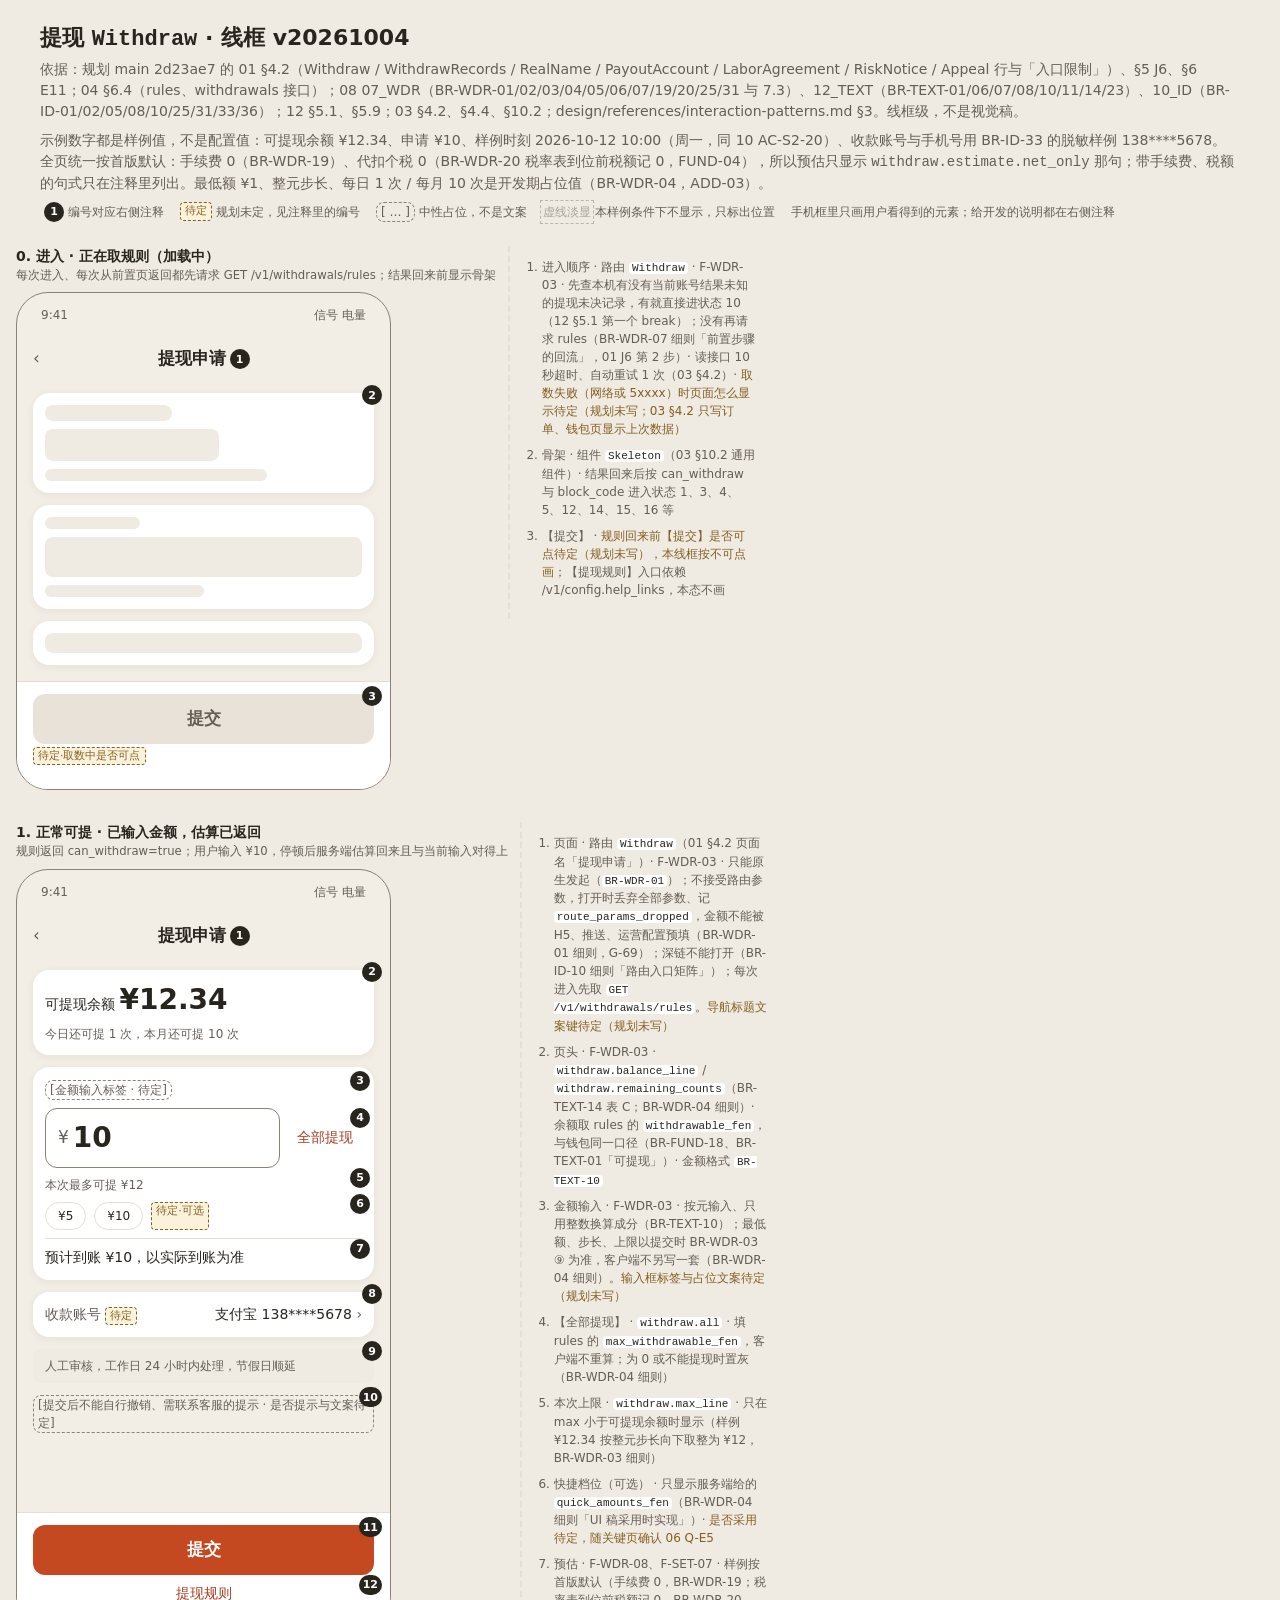
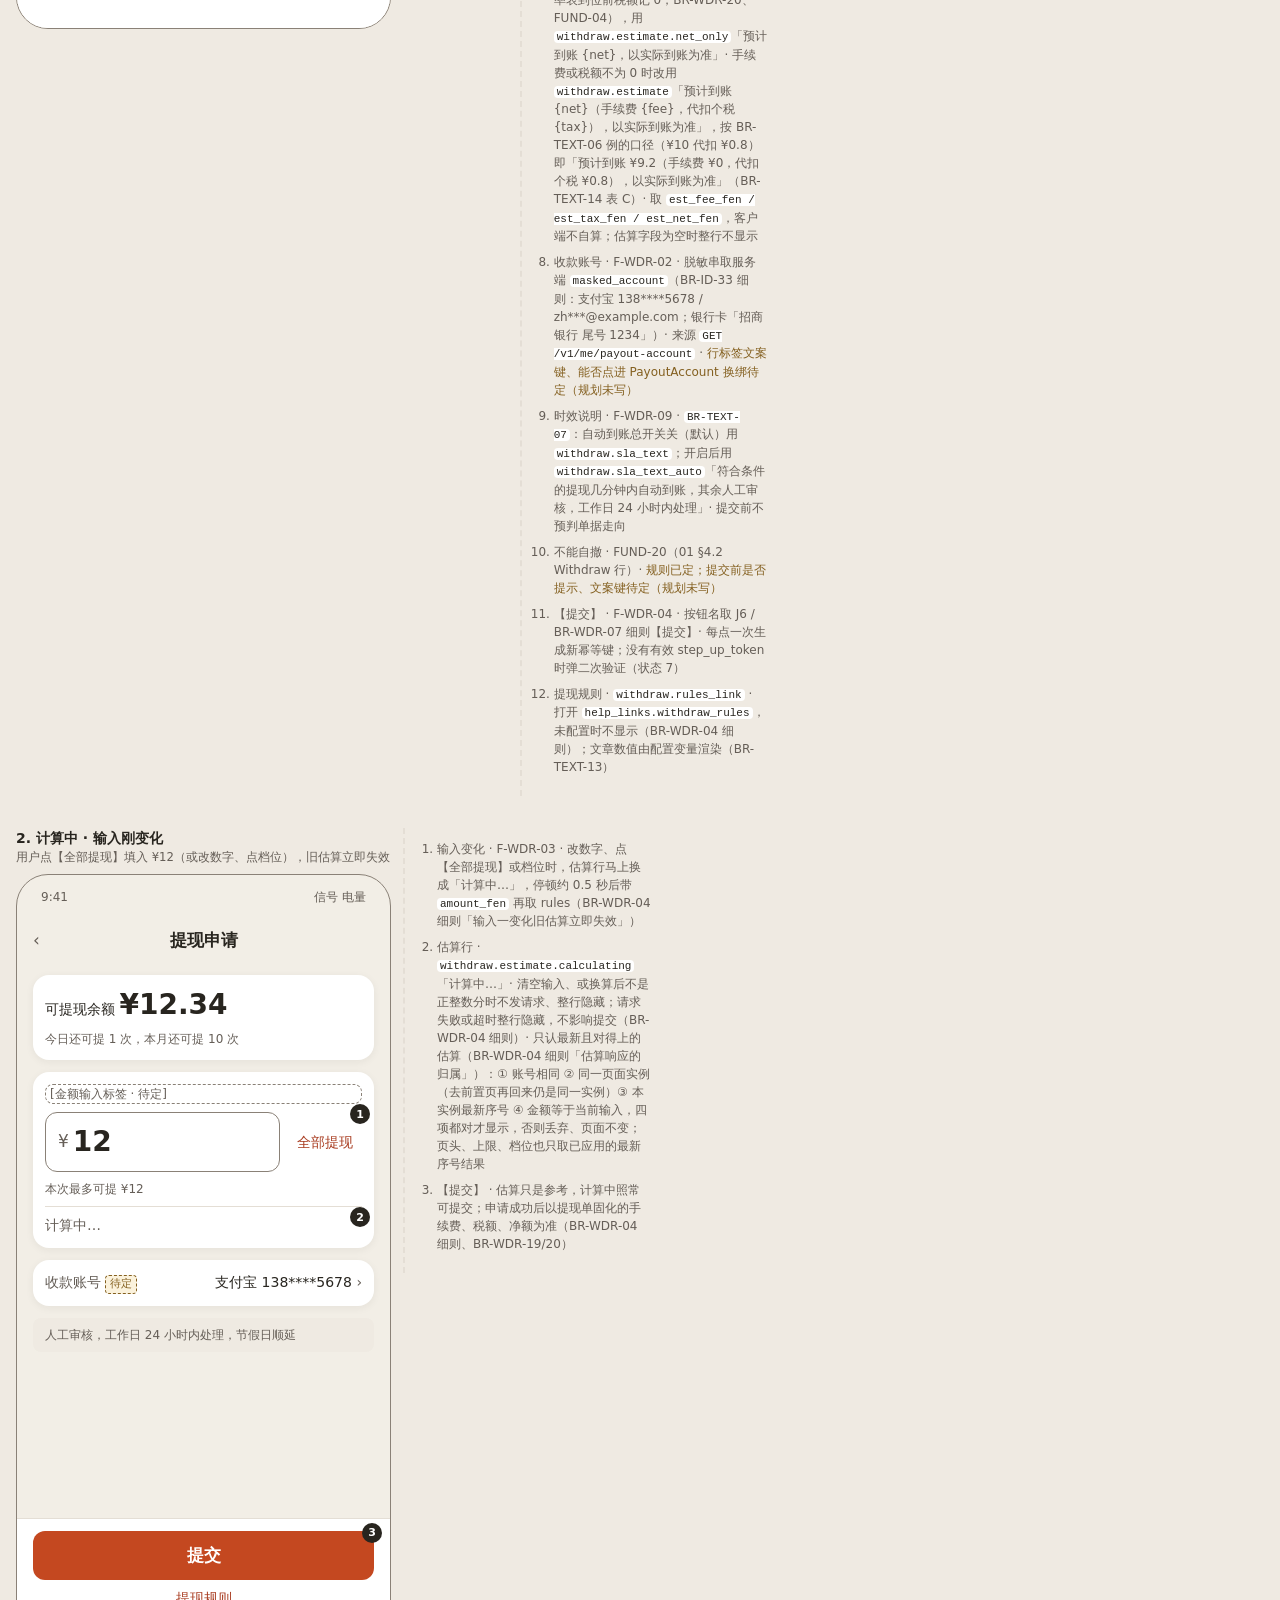
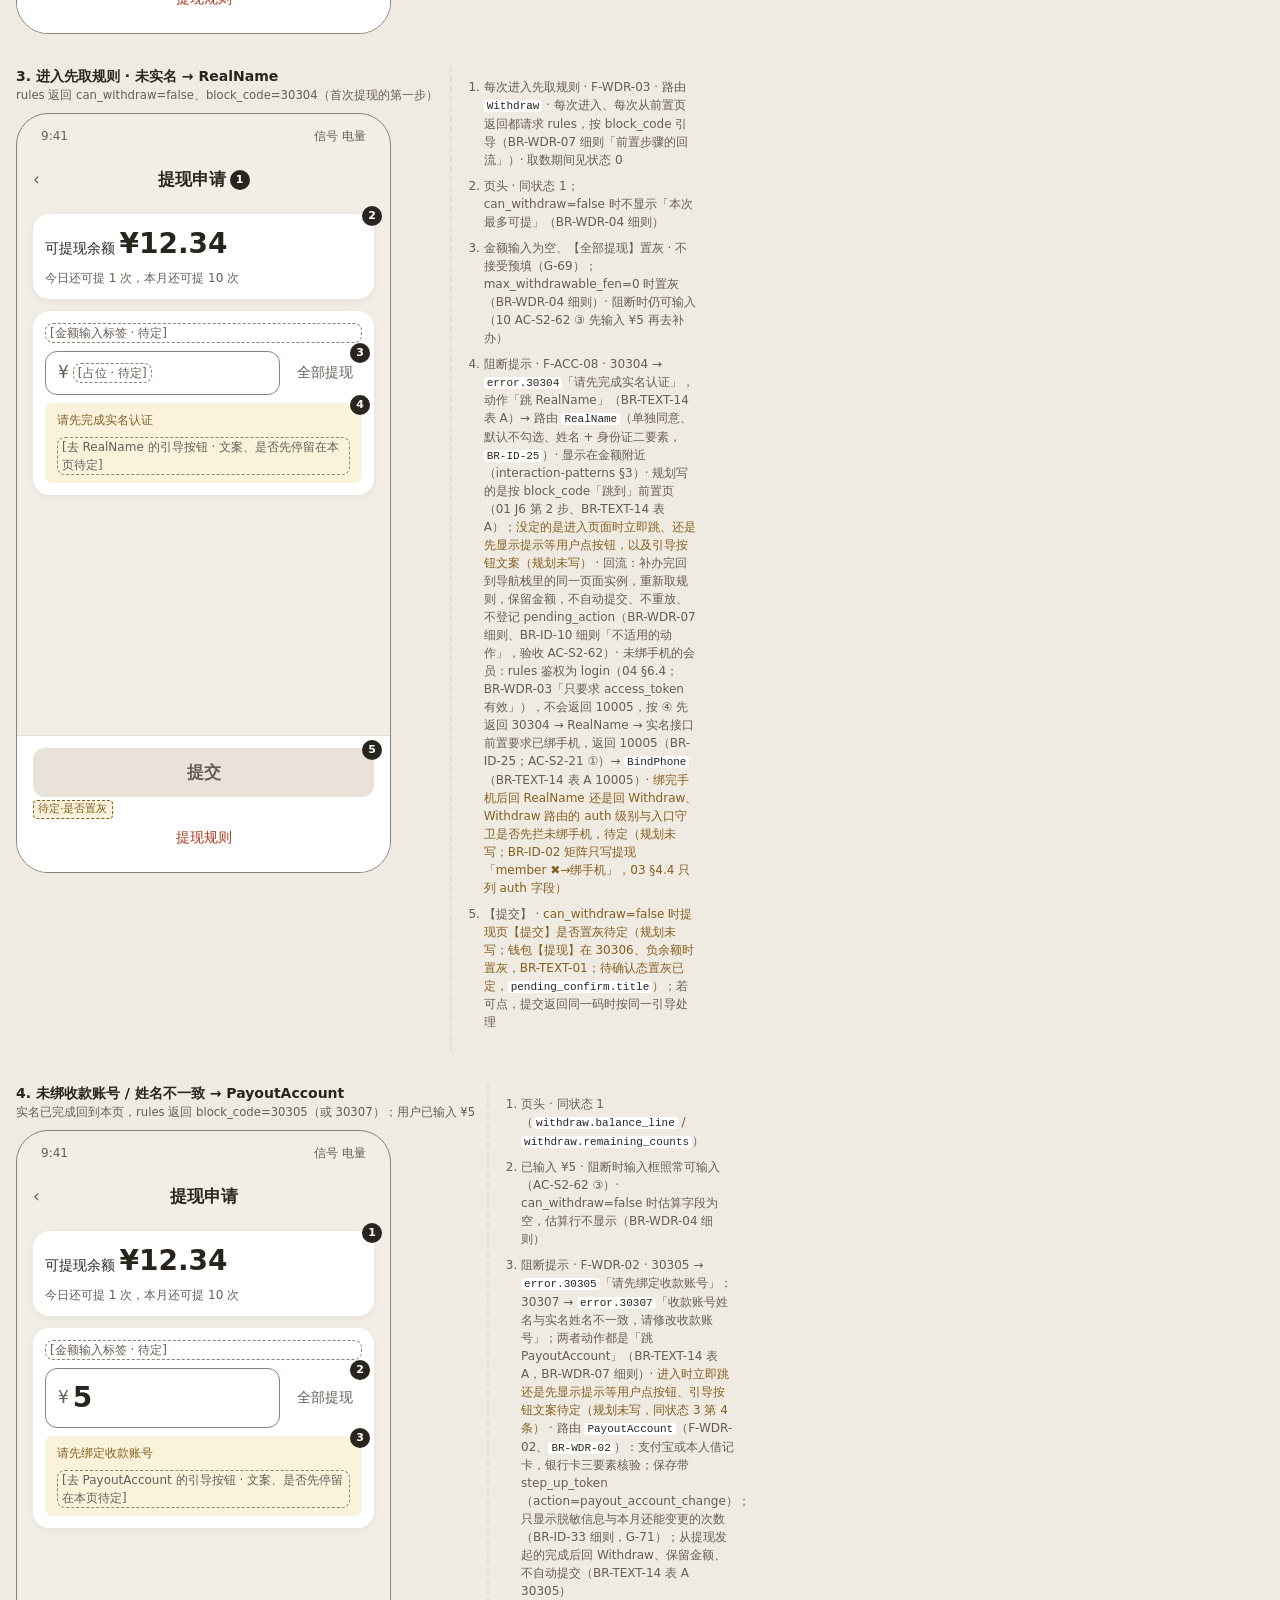
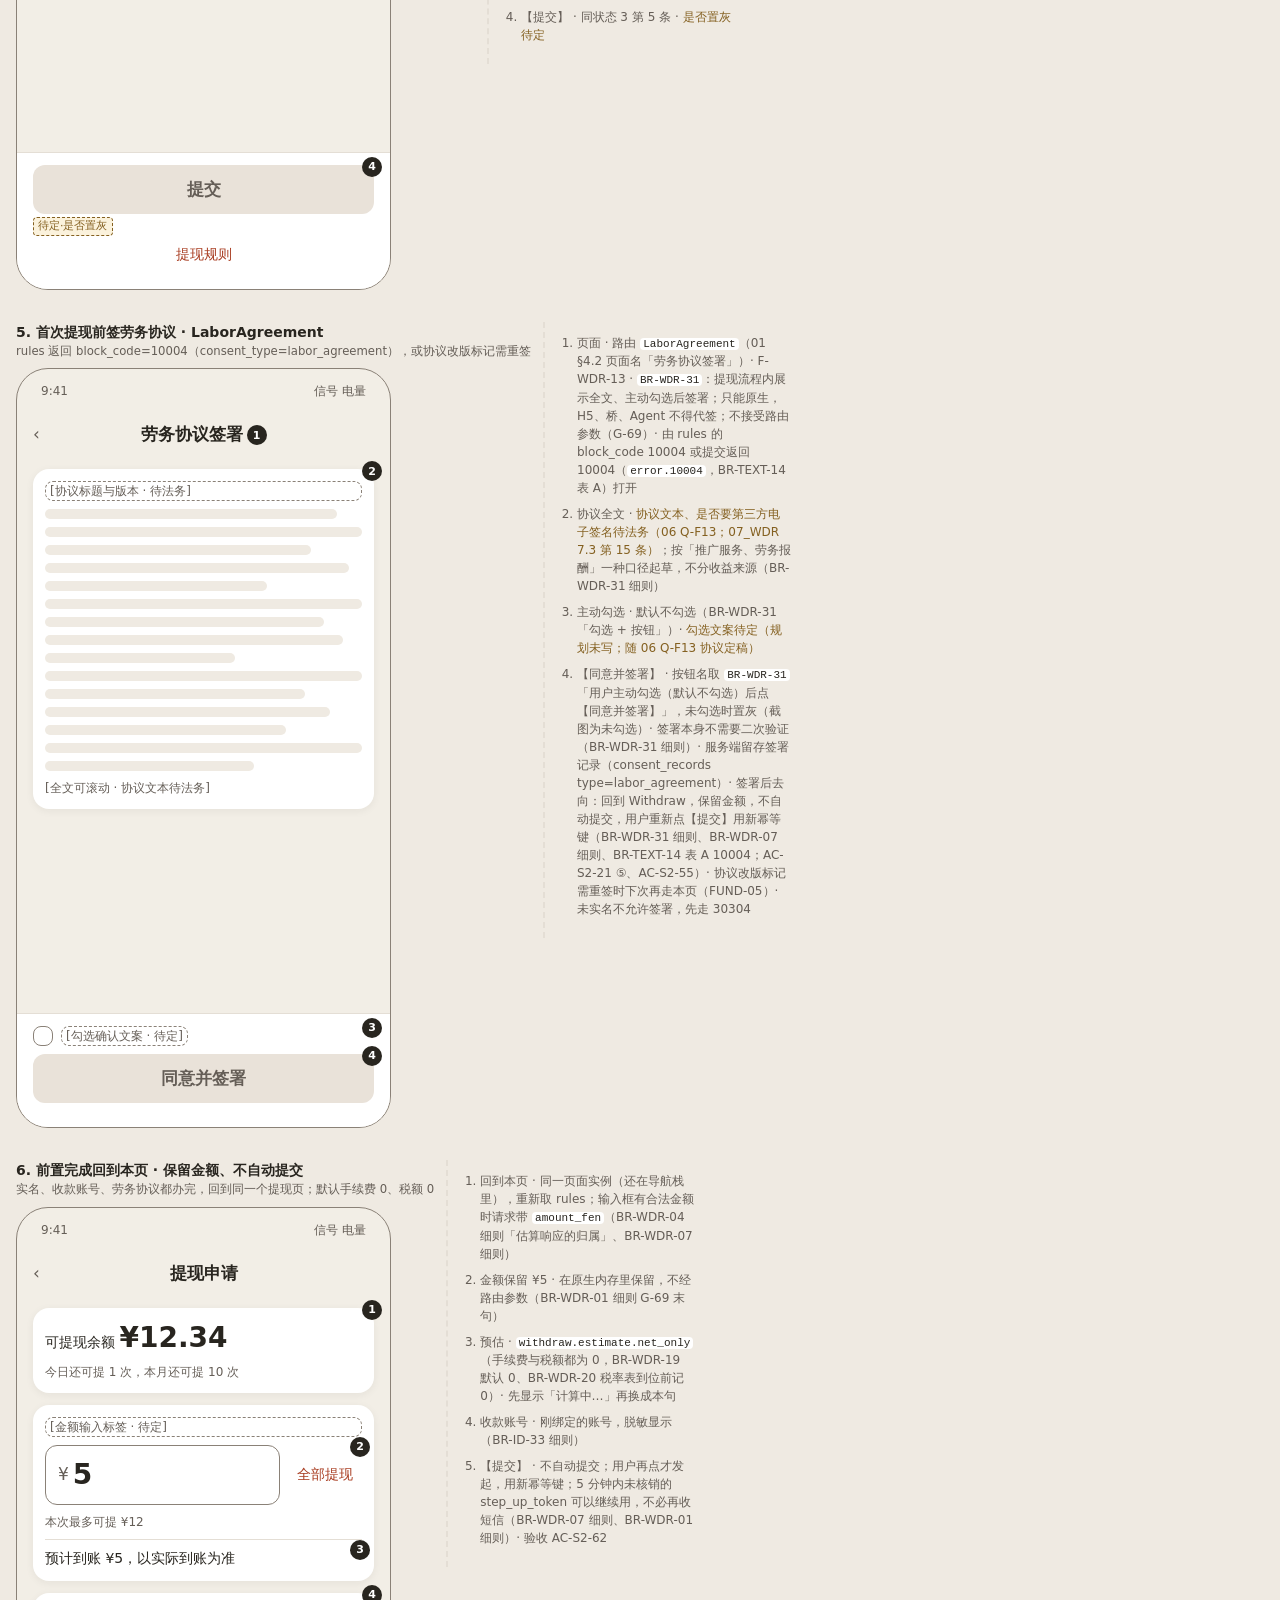
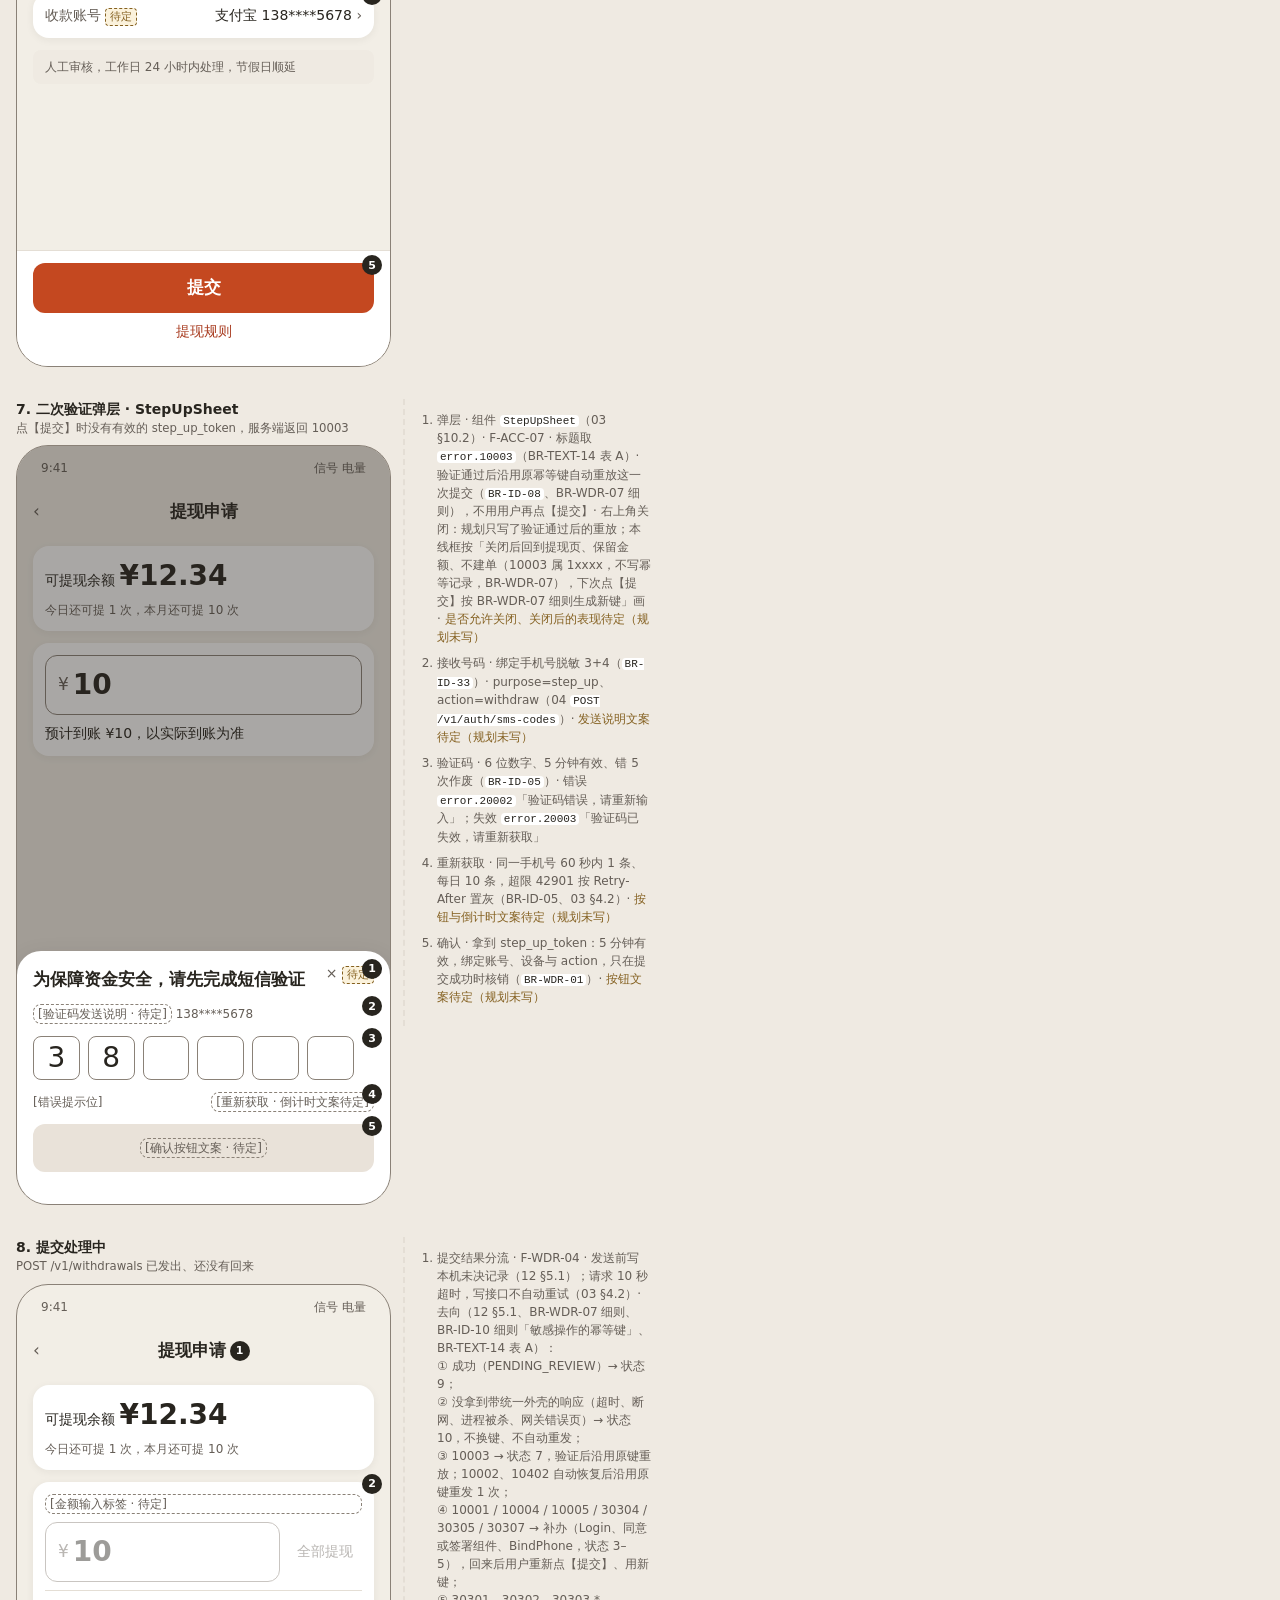
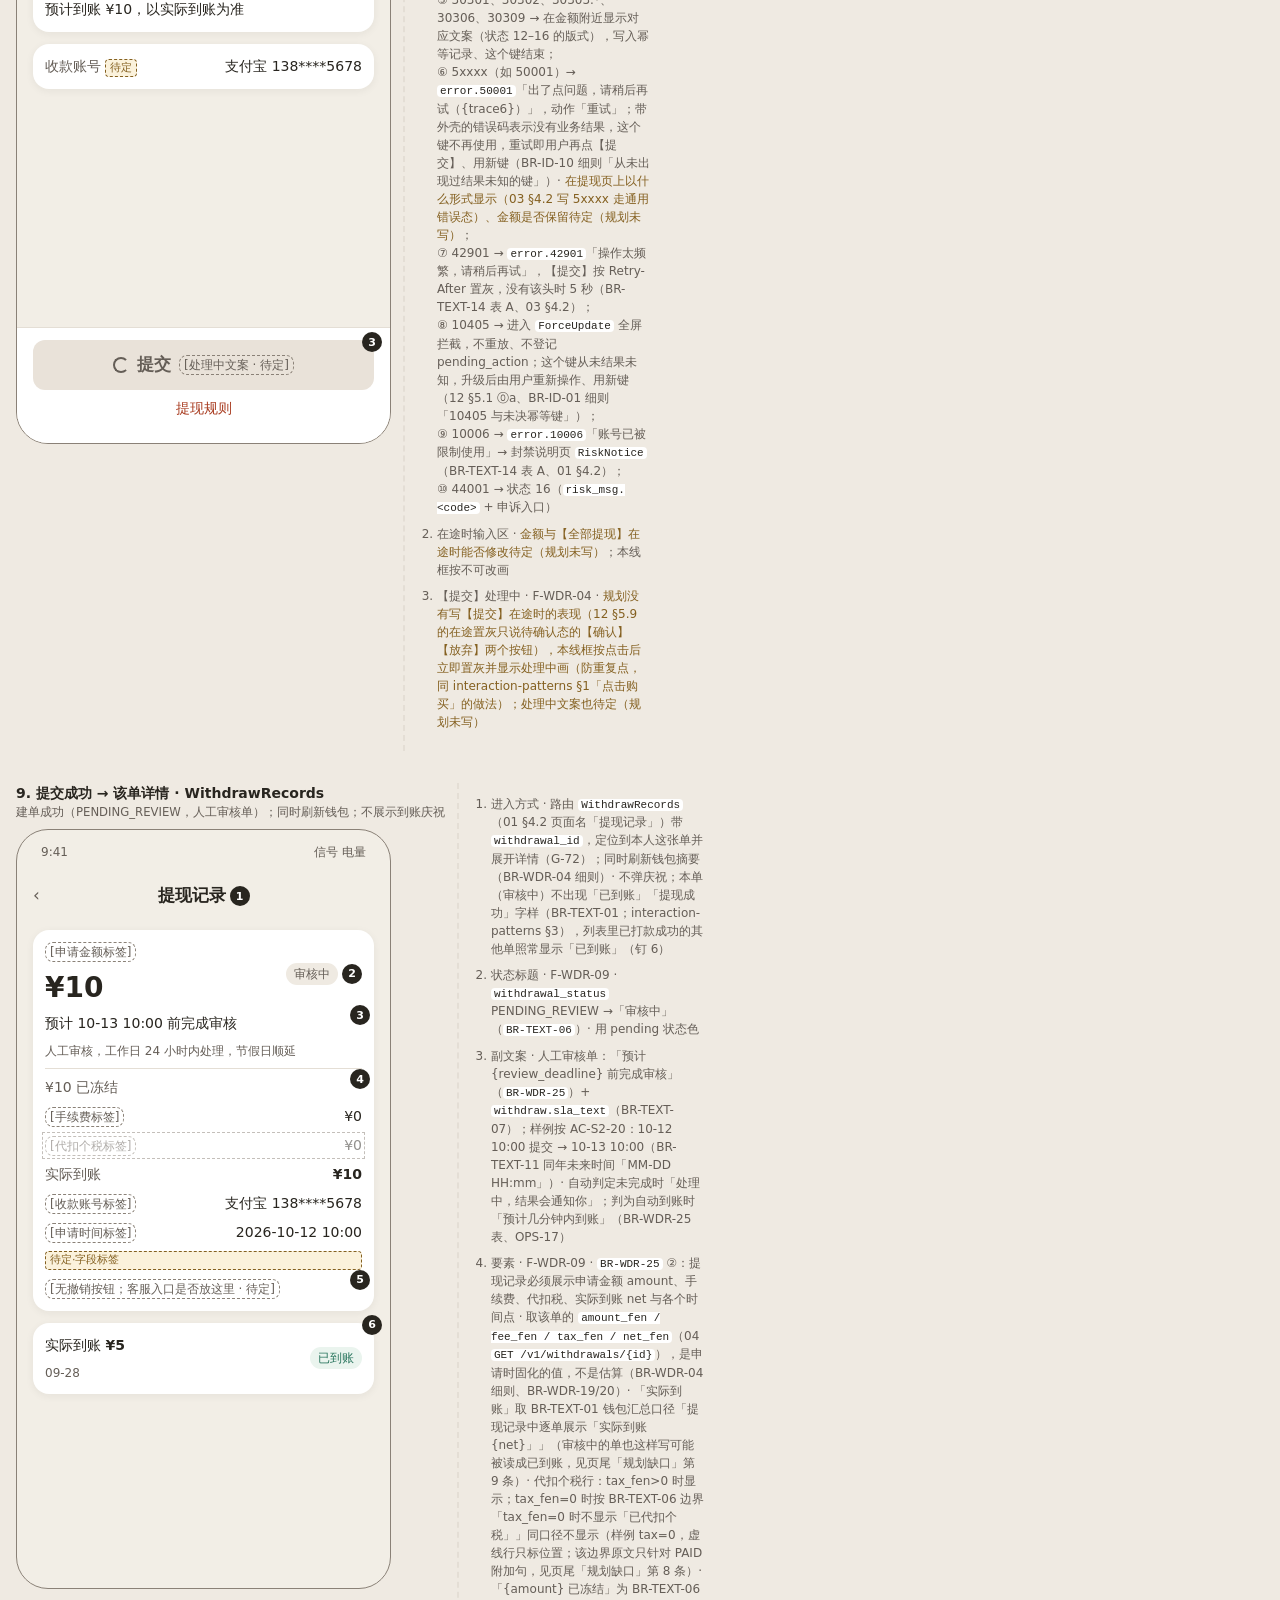
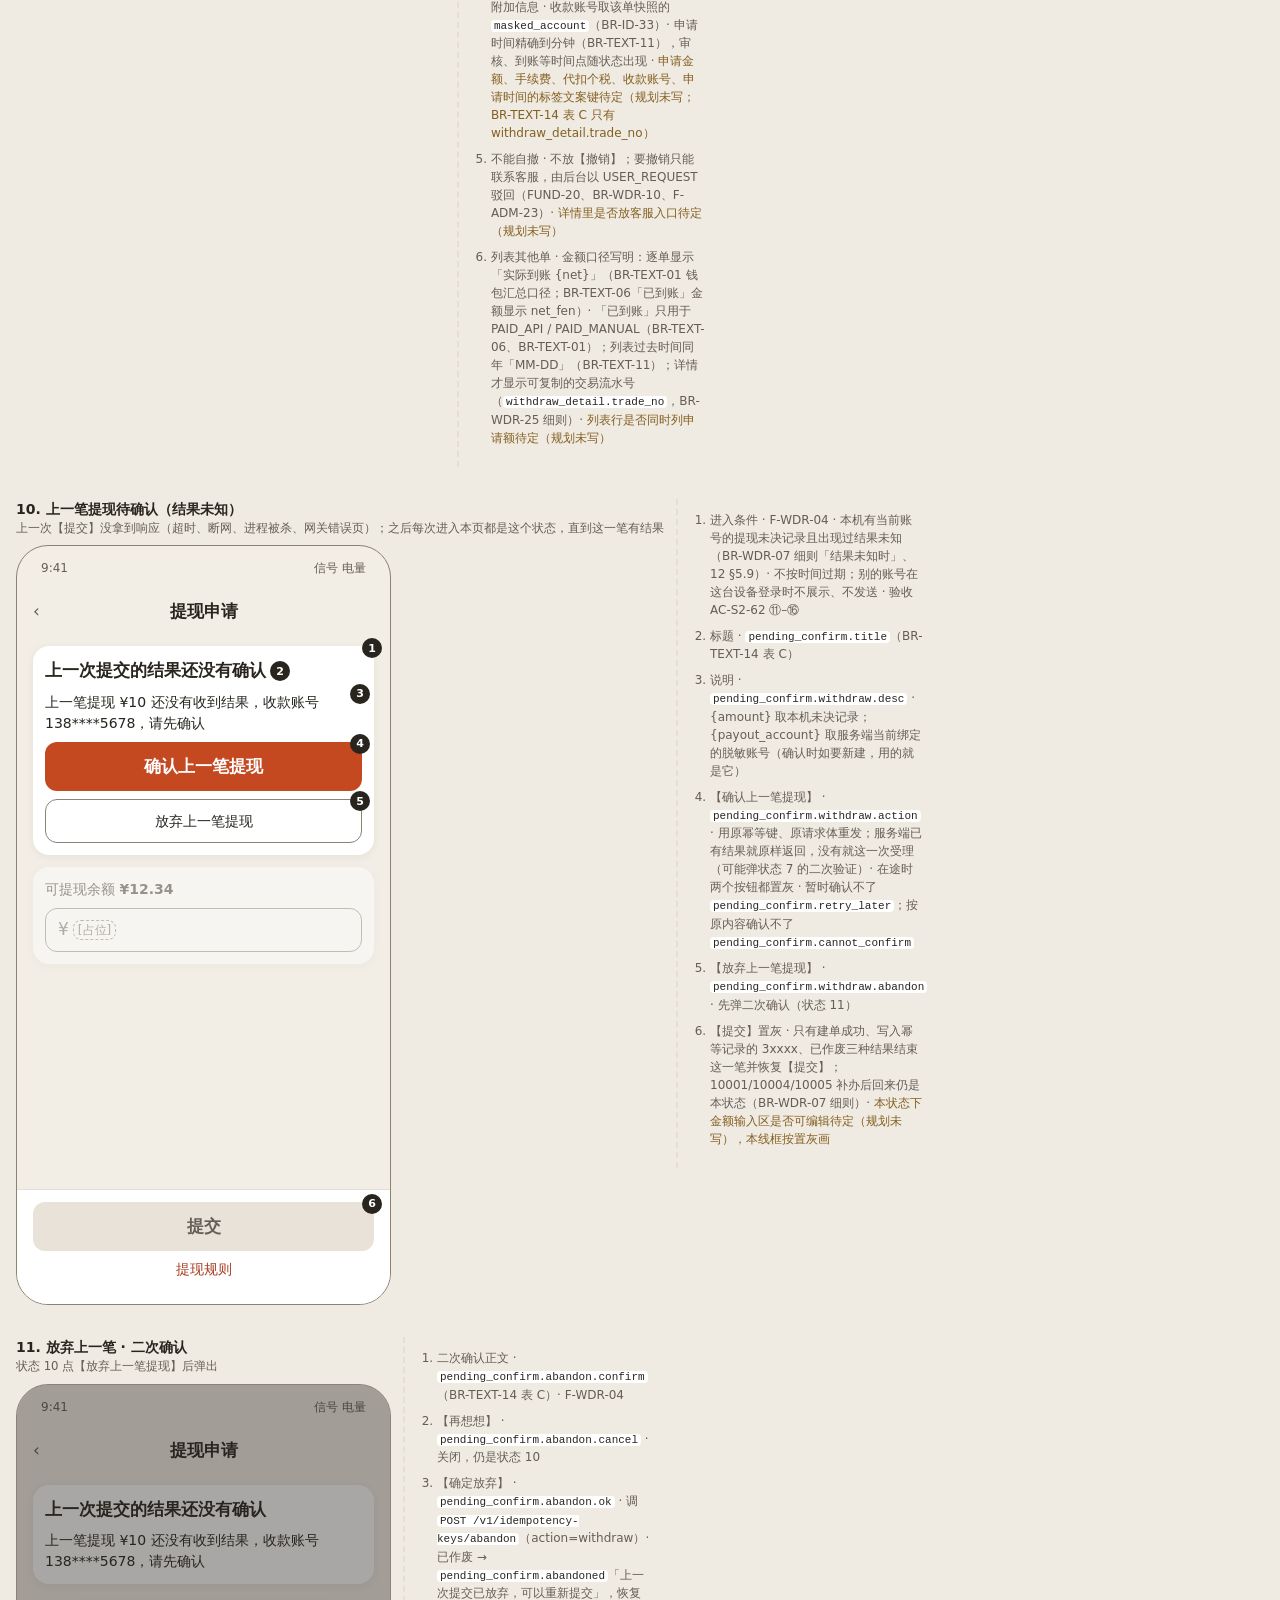
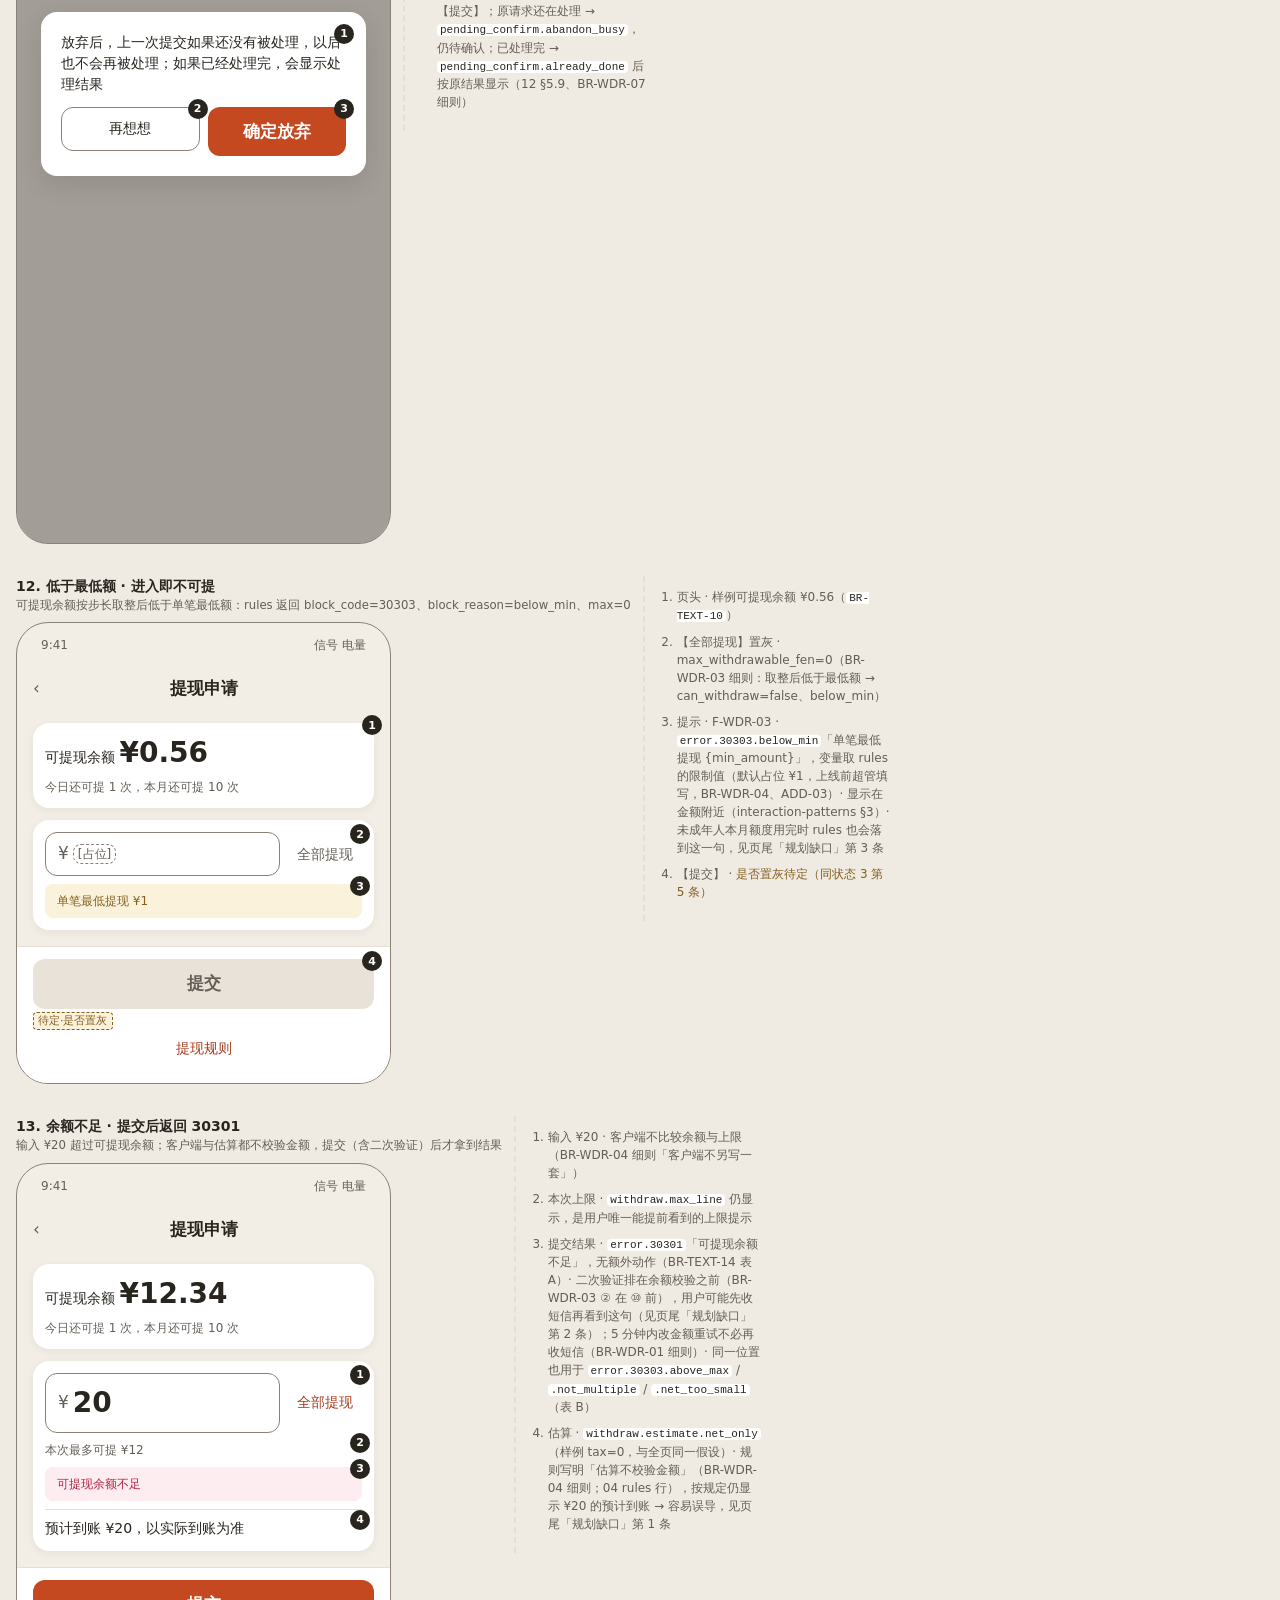
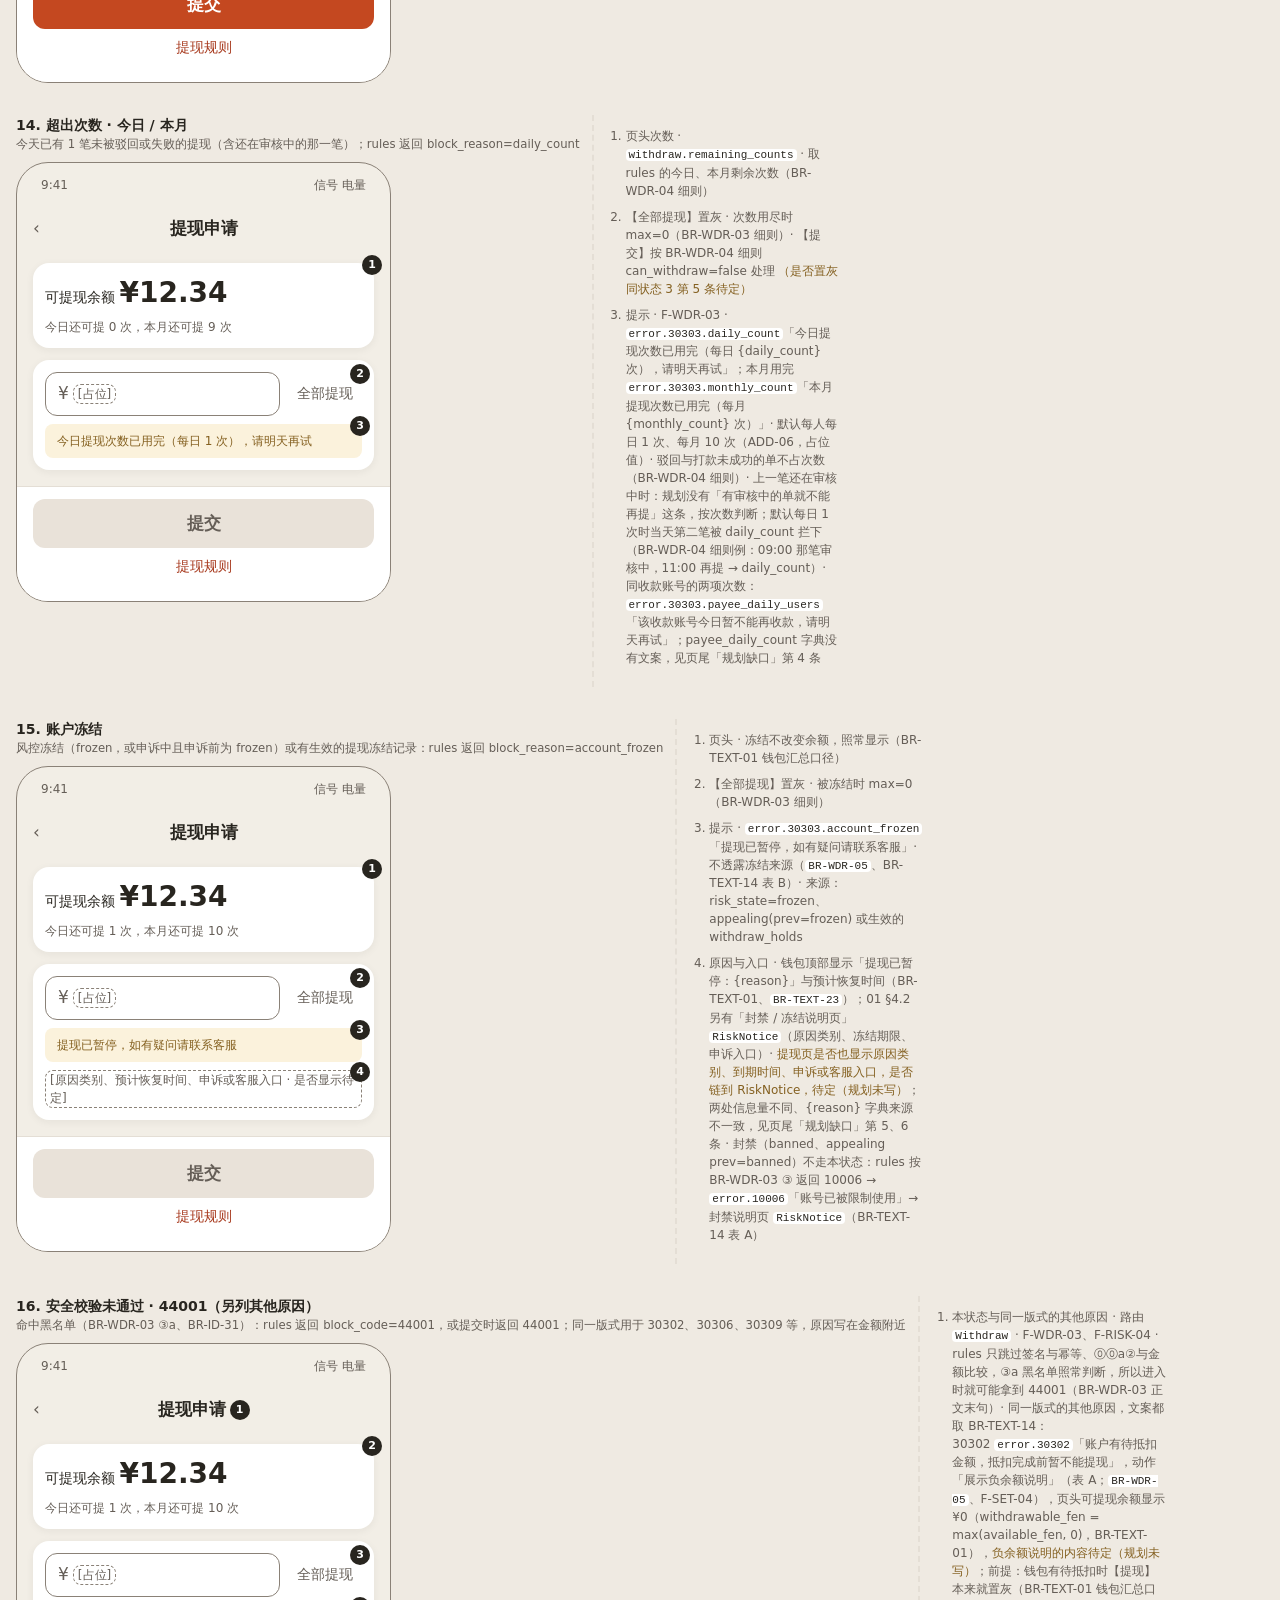
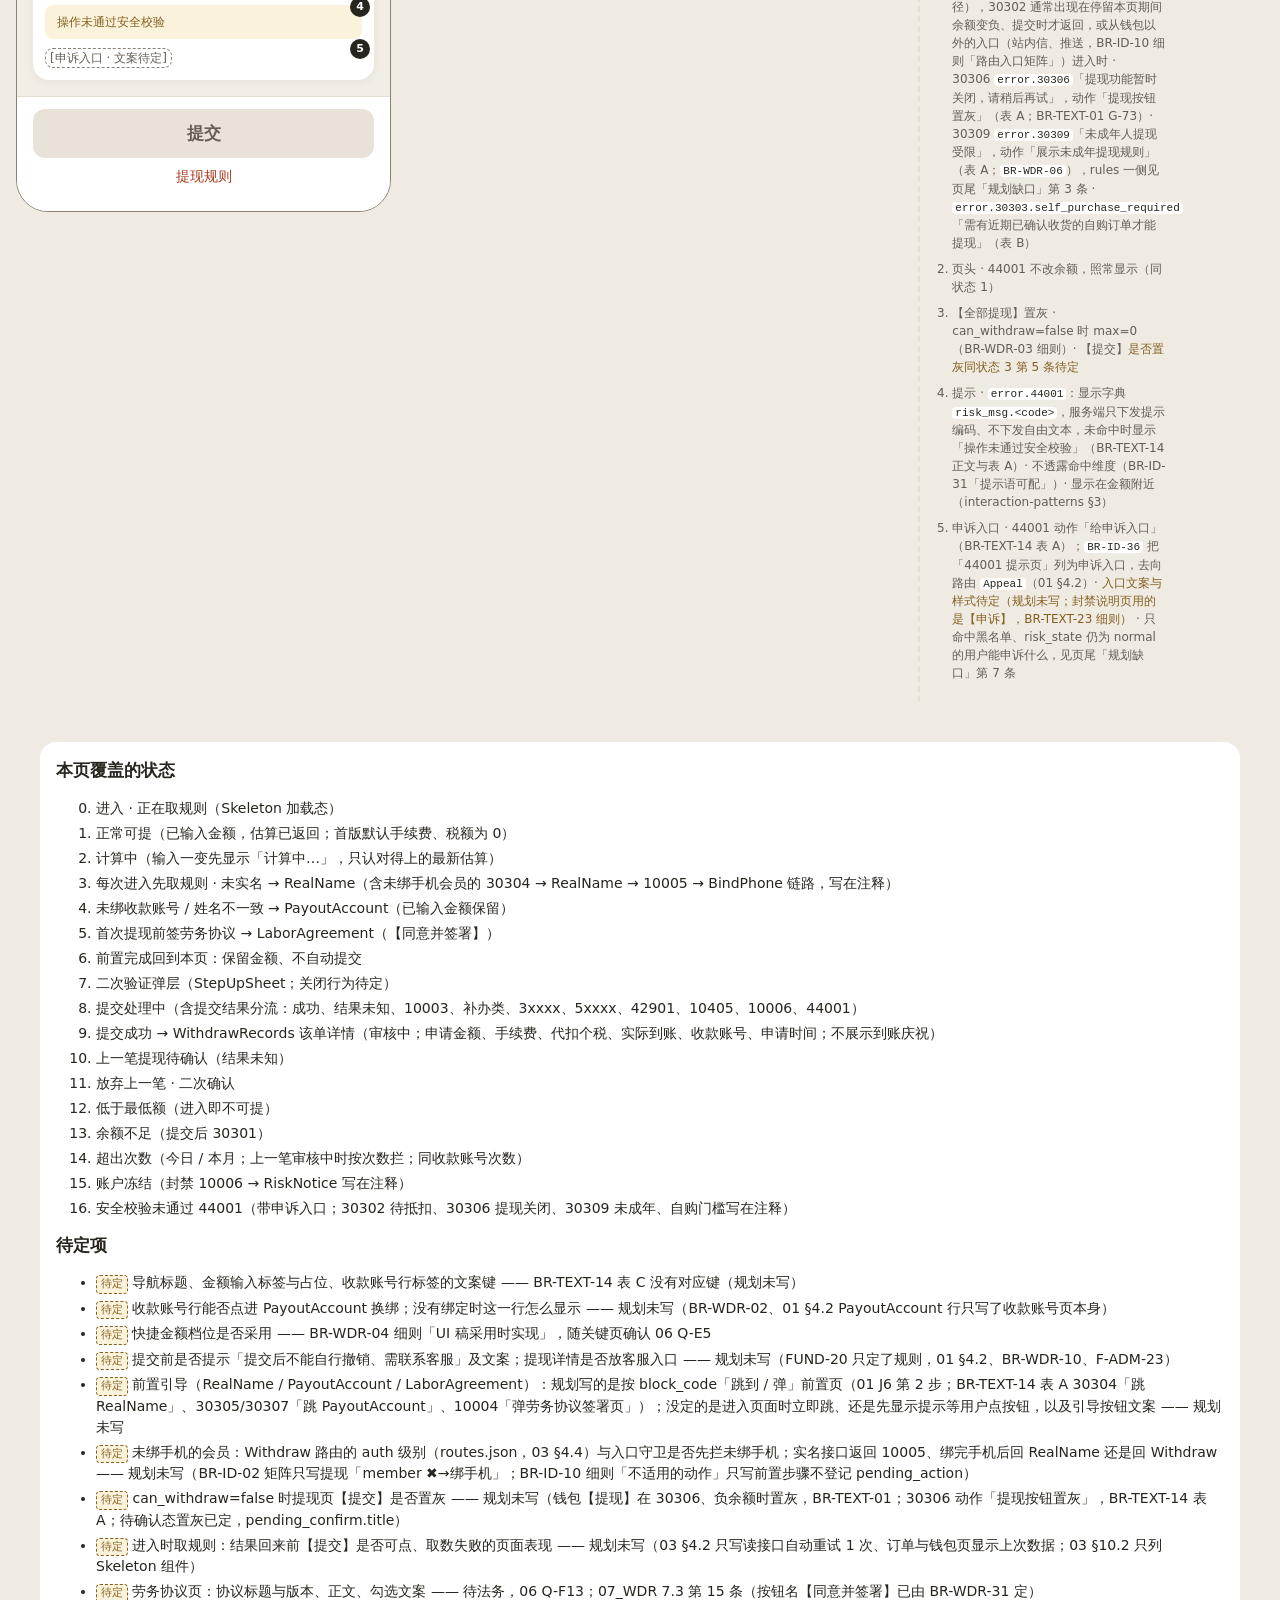
<file: design/wireframes/withdraw-v20261004.html>
<!doctype html>
<html lang="zh-CN">
<head>
<meta charset="utf-8">
<meta name="viewport" content="width=device-width, initial-scale=1">
<title>线框 · 提现 Withdraw · v20261004</title>
<link rel="stylesheet" href="../tokens/variables.css">
<link rel="stylesheet" href="../tokens/foundations.css">
<link rel="stylesheet" href="wireframe.css">
<style>
  /* 本页专用：只用令牌，不写新色值 */
  .wd-back { width: var(--space-6); color: var(--color-text-secondary); font-weight: var(--font-weight-regular); }
  .wd-input { display: flex; align-items: center; gap: var(--space-2); }
  .wd-input .couli-control { flex: 1; display: flex; align-items: center; gap: var(--space-1); font-size: var(--font-size-heading); font-weight: var(--font-weight-semibold); }
  .wd-input .couli-control small { font-size: var(--font-size-body); color: var(--color-text-secondary); font-weight: var(--font-weight-regular); }
  .wd-ph { display: inline-block; padding: 0 var(--space-1); border: 1px dashed var(--color-border-control); border-radius: var(--radius-small); color: var(--color-text-secondary); font-size: var(--font-size-caption); font-weight: var(--font-weight-regular); }
  .wd-dim { opacity: 0.45; }
  .wf-btn--text:disabled { color: var(--color-text-secondary); }
  .wd-code { display: grid; grid-template-columns: repeat(6, 1fr); gap: var(--space-2); }
  .wd-code span { height: var(--interaction-target-minimum); display: flex; align-items: center; justify-content: center; border: 1px solid var(--color-border-control); border-radius: var(--radius-small); font-size: var(--font-size-heading); font-variant-numeric: tabular-nums; }
  .wd-check { width: var(--space-5); height: var(--space-5); flex: none; border: 1px solid var(--color-border-control); border-radius: var(--radius-small); background: var(--color-background-surface); }
  .wd-spin { display: inline-block; width: var(--space-4); height: var(--space-4); border-radius: var(--radius-pill); border: 2px solid var(--color-button-primary-disabled-text); border-right-color: transparent; }
  .wd-doc { display: flex; flex-direction: column; gap: var(--space-2); }
  .wd-kv { display: flex; justify-content: space-between; gap: var(--space-3); }
  .wd-kv > span:first-child { color: var(--color-text-secondary); }
  .wd-center { text-align: center; }
  .wd-close { position: absolute; top: var(--space-3); right: var(--space-4); color: var(--color-text-secondary); }
  .wd-code-wrap { padding-right: var(--space-5); }
  .wd-btn-row { display: grid; grid-template-columns: 1fr 1fr; gap: var(--space-2); }
  .wd-ghost { outline: 1px dashed var(--color-border-control); outline-offset: 2px; opacity: 0.5; }
</style>
</head>
<body>
<header class="wf-head">
  <h1>提现 <code>Withdraw</code> · 线框 v20261004</h1>
  <p>依据：规划 main 2d23ae7 的 01 §4.2（Withdraw / WithdrawRecords / RealName / PayoutAccount / LaborAgreement / RiskNotice / Appeal 行与「入口限制」）、§5 J6、§6 E11；04 §6.4（rules、withdrawals 接口）；08 07_WDR（BR-WDR-01/02/03/04/05/06/07/19/20/25/31 与 7.3）、12_TEXT（BR-TEXT-01/06/07/08/10/11/14/23）、10_ID（BR-ID-01/02/05/08/10/25/31/33/36）；12 §5.1、§5.9；03 §4.2、§4.4、§10.2；design/references/interaction-patterns.md §3。线框级，不是视觉稿。</p>
  <p>示例数字都是样例值，不是配置值：可提现余额 ¥12.34、申请 ¥10、样例时刻 2026-10-12 10:00（周一，同 10 AC-S2-20）、收款账号与手机号用 BR-ID-33 的脱敏样例 138****5678。全页统一按首版默认：手续费 0（BR-WDR-19）、代扣个税 0（BR-WDR-20 税率表到位前税额记 0，FUND-04），所以预估只显示 <code>withdraw.estimate.net_only</code> 那句；带手续费、税额的句式只在注释里列出。最低额 ¥1、整元步长、每日 1 次 / 每月 10 次是开发期占位值（BR-WDR-04，ADD-03）。</p>
  <div class="wf-legend"><span><span class="wf-pin wf-pin--inline">1</span> 编号对应右侧注释</span><span><span class="wf-todo-tag">待定</span> 规划未定，见注释里的编号</span><span><span class="wd-ph">[ … ]</span> 中性占位，不是文案</span><span><span class="wd-ghost">虚线淡显</span> 本样例条件下不显示，只标出位置</span><span>手机框里只画用户看得到的元素；给开发的说明都在右侧注释</span></div>
</header>

<main class="wf-states">

  <!-- ========== 0. 进入取规则中 ========== -->
  <section class="wf-state" aria-label="状态 0：进入页面，正在取提现规则">
    <div>
      <p class="wf-state__label">0. 进入 · 正在取规则（加载中）<small>每次进入、每次从前置页返回都先请求 GET /v1/withdrawals/rules；结果回来前显示骨架</small></p>
      <div class="wf-phone wf-phone--short">
        <div class="wf-statusbar"><span>9:41</span><span>信号 电量</span></div>
        <div class="wf-navbar"><span class="wd-back">‹</span><span class="wf-navbar__title">提现申请<span class="wf-pin wf-pin--inline">1</span></span><span class="wd-back"></span></div>
        <div class="wf-body">
          <div class="wf-card wf-stack wf-anchor"><span class="wf-pin">2</span>
            <div class="wf-skeleton" style="height: var(--space-4); width: 40%"></div>
            <div class="wf-skeleton" style="height: var(--space-8); width: 55%"></div>
            <div class="wf-skeleton" style="height: var(--space-3); width: 70%"></div>
          </div>
          <div class="wf-card wf-stack">
            <div class="wf-skeleton" style="height: var(--space-3); width: 30%"></div>
            <div class="wf-skeleton" style="height: var(--space-10); width: 100%"></div>
            <div class="wf-skeleton" style="height: var(--space-3); width: 50%"></div>
          </div>
          <div class="wf-card">
            <div class="wf-skeleton" style="height: var(--space-5); width: 100%"></div>
          </div>
        </div>
        <div class="wf-footer wf-stack">
          <div class="wf-anchor"><span class="wf-pin">3</span><button class="couli-button-primary wf-btn--block" type="button" disabled>提交</button> <span class="wf-todo-tag">待定·取数中是否可点</span></div>
        </div>
      </div>
    </div>
    <ol class="wf-notes">
      <li>进入顺序 · 路由 <code>Withdraw</code> · F-WDR-03 · 先查本机有没有当前账号结果未知的提现未决记录，有就直接进状态 10（12 §5.1 第一个 break）；没有再请求 rules（BR-WDR-07 细则「前置步骤的回流」，01 J6 第 2 步）· 读接口 10 秒超时、自动重试 1 次（03 §4.2）· <span class="wf-todo">取数失败（网络或 5xxxx）时页面怎么显示待定（规划未写；03 §4.2 只写订单、钱包页显示上次数据）</span></li>
      <li>骨架 · 组件 <code>Skeleton</code>（03 §10.2 通用组件）· 结果回来后按 can_withdraw 与 block_code 进入状态 1、3、4、5、12、14、15、16 等</li>
      <li>【提交】 · <span class="wf-todo">规则回来前【提交】是否可点待定（规划未写），本线框按不可点画</span>；【提现规则】入口依赖 /v1/config.help_links，本态不画</li>
    </ol>
  </section>

  <!-- ========== 1. 正常可提 ========== -->
  <section class="wf-state" aria-label="状态 1：正常可提">
    <div>
      <p class="wf-state__label">1. 正常可提 · 已输入金额，估算已返回<small>规则返回 can_withdraw=true；用户输入 ¥10，停顿后服务端估算回来且与当前输入对得上</small></p>
      <div class="wf-phone">
        <div class="wf-statusbar"><span>9:41</span><span>信号 电量</span></div>
        <div class="wf-navbar"><span class="wd-back">‹</span><span class="wf-navbar__title">提现申请<span class="wf-pin wf-pin--inline">1</span></span><span class="wd-back"></span></div>
        <div class="wf-body">
          <div class="wf-card wf-anchor wf-stack"><span class="wf-pin">2</span>
            <div>可提现余额 <span class="wf-amount wf-amount--lg">¥12.34</span></div>
            <div class="wf-caption">今日还可提 1 次，本月还可提 10 次</div>
          </div>
          <div class="wf-card wf-stack">
            <div class="wf-anchor"><span class="wf-pin">3</span><span class="wd-ph">[金额输入标签 · 待定]</span></div>
            <div class="wd-input">
              <div class="couli-control wf-anchor"><small>¥</small>10</div>
              <span class="wf-anchor"><span class="wf-pin">4</span><button class="wf-btn wf-btn--text" type="button">全部提现</button></span>
            </div>
            <div class="wf-caption wf-anchor"><span class="wf-pin">5</span>本次最多可提 ¥12</div>
            <div class="wf-chips wf-anchor"><span class="wf-pin">6</span><span class="wf-chip">¥5</span><span class="wf-chip">¥10</span><span class="wf-todo-tag">待定·可选</span></div>
            <div class="wf-divider"></div>
            <div class="wf-anchor"><span class="wf-pin">7</span>预计到账 ¥10，以实际到账为准</div>
          </div>
          <div class="wf-card wf-row wf-row--between wf-anchor"><span class="wf-pin">8</span>
            <span class="wf-muted">收款账号 <span class="wf-todo-tag">待定</span></span>
            <span>支付宝 138****5678 <span class="wf-muted">›</span></span>
          </div>
          <div class="wf-banner wf-banner--info wf-anchor"><span class="wf-pin">9</span>人工审核，工作日 24 小时内处理，节假日顺延</div>
          <div class="wf-anchor"><span class="wf-pin">10</span><span class="wd-ph">[提交后不能自行撤销、需联系客服的提示 · 是否提示与文案待定]</span></div>
        </div>
        <div class="wf-footer wf-stack">
          <div class="wf-anchor"><span class="wf-pin">11</span><button class="couli-button-primary wf-btn--block" type="button">提交</button></div>
          <div class="wd-center wf-anchor"><span class="wf-pin">12</span><span class="wf-link">提现规则</span></div>
        </div>
      </div>
    </div>
    <ol class="wf-notes">
      <li>页面 · 路由 <code>Withdraw</code>（01 §4.2 页面名「提现申请」）· F-WDR-03 · 只能原生发起（<code>BR-WDR-01</code>）；不接受路由参数，打开时丢弃全部参数、记 <code>route_params_dropped</code>，金额不能被 H5、推送、运营配置预填（BR-WDR-01 细则，G-69）；深链不能打开（BR-ID-10 细则「路由入口矩阵」）；每次进入先取 <code>GET /v1/withdrawals/rules</code>。<span class="wf-todo">导航标题文案键待定（规划未写）</span></li>
      <li>页头 · F-WDR-03 · <code>withdraw.balance_line</code> / <code>withdraw.remaining_counts</code>（BR-TEXT-14 表 C；BR-WDR-04 细则）· 余额取 rules 的 <code>withdrawable_fen</code>，与钱包同一口径（BR-FUND-18、BR-TEXT-01「可提现」）· 金额格式 <code>BR-TEXT-10</code></li>
      <li>金额输入 · F-WDR-03 · 按元输入、只用整数换算成分（BR-TEXT-10）；最低额、步长、上限以提交时 BR-WDR-03 ⑨ 为准，客户端不另写一套（BR-WDR-04 细则）。<span class="wf-todo">输入框标签与占位文案待定（规划未写）</span></li>
      <li>【全部提现】 · <code>withdraw.all</code> · 填 rules 的 <code>max_withdrawable_fen</code>，客户端不重算；为 0 或不能提现时置灰（BR-WDR-04 细则）</li>
      <li>本次上限 · <code>withdraw.max_line</code> · 只在 max 小于可提现余额时显示（样例 ¥12.34 按整元步长向下取整为 ¥12，BR-WDR-03 细则）</li>
      <li>快捷档位（可选） · 只显示服务端给的 <code>quick_amounts_fen</code>（BR-WDR-04 细则「UI 稿采用时实现」）· <span class="wf-todo">是否采用待定，随关键页确认 06 Q-E5</span></li>
      <li>预估 · F-WDR-08、F-SET-07 · 样例按首版默认（手续费 0，BR-WDR-19；税率表到位前税额记 0，BR-WDR-20、FUND-04），用 <code>withdraw.estimate.net_only</code>「预计到账 {net}，以实际到账为准」· 手续费或税额不为 0 时改用 <code>withdraw.estimate</code>「预计到账 {net}（手续费 {fee}，代扣个税 {tax}），以实际到账为准」，按 BR-TEXT-06 例的口径（¥10 代扣 ¥0.8）即「预计到账 ¥9.2（手续费 ¥0，代扣个税 ¥0.8），以实际到账为准」（BR-TEXT-14 表 C）· 取 <code>est_fee_fen / est_tax_fen / est_net_fen</code>，客户端不自算；估算字段为空时整行不显示</li>
      <li>收款账号 · F-WDR-02 · 脱敏串取服务端 <code>masked_account</code>（BR-ID-33 细则：支付宝 138****5678 / zh***@example.com；银行卡「招商银行 尾号 1234」）· 来源 <code>GET /v1/me/payout-account</code> · <span class="wf-todo">行标签文案键、能否点进 PayoutAccount 换绑待定（规划未写）</span></li>
      <li>时效说明 · F-WDR-09 · <code>BR-TEXT-07</code>：自动到账总开关关（默认）用 <code>withdraw.sla_text</code>；开启后用 <code>withdraw.sla_text_auto</code>「符合条件的提现几分钟内自动到账，其余人工审核，工作日 24 小时内处理」· 提交前不预判单据走向</li>
      <li>不能自撤 · FUND-20（01 §4.2 Withdraw 行）· <span class="wf-todo">规则已定；提交前是否提示、文案键待定（规划未写）</span></li>
      <li>【提交】 · F-WDR-04 · 按钮名取 J6 / BR-WDR-07 细则【提交】· 每点一次生成新幂等键；没有有效 step_up_token 时弹二次验证（状态 7）</li>
      <li>提现规则 · <code>withdraw.rules_link</code> · 打开 <code>help_links.withdraw_rules</code>，未配置时不显示（BR-WDR-04 细则）；文章数值由配置变量渲染（BR-TEXT-13）</li>
    </ol>
  </section>

  <!-- ========== 2. 计算中 ========== -->
  <section class="wf-state" aria-label="状态 2：计算中">
    <div>
      <p class="wf-state__label">2. 计算中 · 输入刚变化<small>用户点【全部提现】填入 ¥12（或改数字、点档位），旧估算立即失效</small></p>
      <div class="wf-phone">
        <div class="wf-statusbar"><span>9:41</span><span>信号 电量</span></div>
        <div class="wf-navbar"><span class="wd-back">‹</span><span class="wf-navbar__title">提现申请</span><span class="wd-back"></span></div>
        <div class="wf-body">
          <div class="wf-card wf-stack">
            <div>可提现余额 <span class="wf-amount wf-amount--lg">¥12.34</span></div>
            <div class="wf-caption">今日还可提 1 次，本月还可提 10 次</div>
          </div>
          <div class="wf-card wf-stack">
            <span class="wd-ph">[金额输入标签 · 待定]</span>
            <div class="wd-input wf-anchor"><span class="wf-pin">1</span>
              <div class="couli-control"><small>¥</small>12</div>
              <button class="wf-btn wf-btn--text" type="button">全部提现</button>
            </div>
            <div class="wf-caption">本次最多可提 ¥12</div>
            <div class="wf-divider"></div>
            <div class="wf-muted wf-anchor"><span class="wf-pin">2</span>计算中…</div>
          </div>
          <div class="wf-card wf-row wf-row--between">
            <span class="wf-muted">收款账号 <span class="wf-todo-tag">待定</span></span>
            <span>支付宝 138****5678 <span class="wf-muted">›</span></span>
          </div>
          <div class="wf-banner wf-banner--info">人工审核，工作日 24 小时内处理，节假日顺延</div>
        </div>
        <div class="wf-footer wf-stack">
          <div class="wf-anchor"><span class="wf-pin">3</span><button class="couli-button-primary wf-btn--block" type="button">提交</button></div>
          <div class="wd-center"><span class="wf-link">提现规则</span></div>
        </div>
      </div>
    </div>
    <ol class="wf-notes">
      <li>输入变化 · F-WDR-03 · 改数字、点【全部提现】或档位时，估算行马上换成「计算中…」，停顿约 0.5 秒后带 <code>amount_fen</code> 再取 rules（BR-WDR-04 细则「输入一变化旧估算立即失效」）</li>
      <li>估算行 · <code>withdraw.estimate.calculating</code>「计算中…」· 清空输入、或换算后不是正整数分时不发请求、整行隐藏；请求失败或超时整行隐藏，不影响提交（BR-WDR-04 细则）· 只认最新且对得上的估算（BR-WDR-04 细则「估算响应的归属」）：① 账号相同 ② 同一页面实例（去前置页再回来仍是同一实例）③ 本实例最新序号 ④ 金额等于当前输入，四项都对才显示，否则丢弃、页面不变；页头、上限、档位也只取已应用的最新序号结果</li>
      <li>【提交】 · 估算只是参考，计算中照常可提交；申请成功后以提现单固化的手续费、税额、净额为准（BR-WDR-04 细则、BR-WDR-19/20）</li>
    </ol>
  </section>

  <!-- ========== 3. 前置引导：未实名 ========== -->
  <section class="wf-state" aria-label="状态 3：进入先取规则，未实名，引导到 RealName">
    <div>
      <p class="wf-state__label">3. 进入先取规则 · 未实名 → RealName<small>rules 返回 can_withdraw=false、block_code=30304（首次提现的第一步）</small></p>
      <div class="wf-phone">
        <div class="wf-statusbar"><span>9:41</span><span>信号 电量</span></div>
        <div class="wf-navbar"><span class="wd-back">‹</span><span class="wf-navbar__title">提现申请<span class="wf-pin wf-pin--inline">1</span></span><span class="wd-back"></span></div>
        <div class="wf-body">
          <div class="wf-card wf-stack wf-anchor"><span class="wf-pin">2</span>
            <div>可提现余额 <span class="wf-amount wf-amount--lg">¥12.34</span></div>
            <div class="wf-caption">今日还可提 1 次，本月还可提 10 次</div>
          </div>
          <div class="wf-card wf-stack">
            <span class="wd-ph">[金额输入标签 · 待定]</span>
            <div class="wd-input wf-anchor"><span class="wf-pin">3</span>
              <div class="couli-control"><small>¥</small><span class="wd-ph">[占位 · 待定]</span></div>
              <button class="wf-btn wf-btn--text" type="button" disabled>全部提现</button>
            </div>
            <div class="wf-banner wf-banner--warning wf-stack wf-anchor"><span class="wf-pin">4</span>
              <span>请先完成实名认证</span>
              <span class="wd-ph">[去 RealName 的引导按钮 · 文案、是否先停留在本页待定]</span>
            </div>
          </div>
        </div>
        <div class="wf-footer wf-stack">
          <div class="wf-anchor"><span class="wf-pin">5</span><button class="couli-button-primary wf-btn--block" type="button" disabled>提交</button> <span class="wf-todo-tag">待定·是否置灰</span></div>
          <div class="wd-center"><span class="wf-link">提现规则</span></div>
        </div>
      </div>
    </div>
    <ol class="wf-notes">
      <li>每次进入先取规则 · F-WDR-03 · 路由 <code>Withdraw</code> · 每次进入、每次从前置页返回都请求 rules，按 block_code 引导（BR-WDR-07 细则「前置步骤的回流」）· 取数期间见状态 0</li>
      <li>页头 · 同状态 1；can_withdraw=false 时不显示「本次最多可提」（BR-WDR-04 细则）</li>
      <li>金额输入为空、【全部提现】置灰 · 不接受预填（G-69）；max_withdrawable_fen=0 时置灰（BR-WDR-04 细则）· 阻断时仍可输入（10 AC-S2-62 ③ 先输入 ¥5 再去补办）</li>
      <li>阻断提示 · F-ACC-08 · 30304 → <code>error.30304</code>「请先完成实名认证」，动作「跳 RealName」（BR-TEXT-14 表 A）→ 路由 <code>RealName</code>（单独同意、默认不勾选、姓名 + 身份证二要素，<code>BR-ID-25</code>）· 显示在金额附近（interaction-patterns §3）· 规划写的是按 block_code「跳到」前置页（01 J6 第 2 步、BR-TEXT-14 表 A）；<span class="wf-todo">没定的是进入页面时立即跳、还是先显示提示等用户点按钮，以及引导按钮文案（规划未写）</span> · 回流：补办完回到导航栈里的同一页面实例，重新取规则，保留金额，不自动提交、不重放、不登记 pending_action（BR-WDR-07 细则、BR-ID-10 细则「不适用的动作」，验收 AC-S2-62）· 未绑手机的会员：rules 鉴权为 login（04 §6.4；BR-WDR-03「只要求 access_token 有效」），不会返回 10005，按 ④ 先返回 30304 → RealName → 实名接口前置要求已绑手机，返回 10005（BR-ID-25；AC-S2-21 ①）→ <code>BindPhone</code>（BR-TEXT-14 表 A 10005）· <span class="wf-todo">绑完手机后回 RealName 还是回 Withdraw、Withdraw 路由的 auth 级别与入口守卫是否先拦未绑手机，待定（规划未写；BR-ID-02 矩阵只写提现「member ✖→绑手机」，03 §4.4 只列 auth 字段）</span></li>
      <li>【提交】 · <span class="wf-todo">can_withdraw=false 时提现页【提交】是否置灰待定（规划未写；钱包【提现】在 30306、负余额时置灰，BR-TEXT-01；待确认态置灰已定，<code>pending_confirm.title</code>）</span>；若可点，提交返回同一码时按同一引导处理</li>
    </ol>
  </section>

  <!-- ========== 4. 前置引导：未绑收款账号 ========== -->
  <section class="wf-state" aria-label="状态 4：未绑收款账号，引导到 PayoutAccount">
    <div>
      <p class="wf-state__label">4. 未绑收款账号 / 姓名不一致 → PayoutAccount<small>实名已完成回到本页，rules 返回 block_code=30305（或 30307）；用户已输入 ¥5</small></p>
      <div class="wf-phone">
        <div class="wf-statusbar"><span>9:41</span><span>信号 电量</span></div>
        <div class="wf-navbar"><span class="wd-back">‹</span><span class="wf-navbar__title">提现申请</span><span class="wd-back"></span></div>
        <div class="wf-body">
          <div class="wf-card wf-stack wf-anchor"><span class="wf-pin">1</span>
            <div>可提现余额 <span class="wf-amount wf-amount--lg">¥12.34</span></div>
            <div class="wf-caption">今日还可提 1 次，本月还可提 10 次</div>
          </div>
          <div class="wf-card wf-stack">
            <span class="wd-ph">[金额输入标签 · 待定]</span>
            <div class="wd-input wf-anchor"><span class="wf-pin">2</span>
              <div class="couli-control"><small>¥</small>5</div>
              <button class="wf-btn wf-btn--text" type="button" disabled>全部提现</button>
            </div>
            <div class="wf-banner wf-banner--warning wf-stack wf-anchor"><span class="wf-pin">3</span>
              <span>请先绑定收款账号</span>
              <span class="wd-ph">[去 PayoutAccount 的引导按钮 · 文案、是否先停留在本页待定]</span>
            </div>
          </div>
        </div>
        <div class="wf-footer wf-stack">
          <div class="wf-anchor"><span class="wf-pin">4</span><button class="couli-button-primary wf-btn--block" type="button" disabled>提交</button> <span class="wf-todo-tag">待定·是否置灰</span></div>
          <div class="wd-center"><span class="wf-link">提现规则</span></div>
        </div>
      </div>
    </div>
    <ol class="wf-notes">
      <li>页头 · 同状态 1（<code>withdraw.balance_line</code> / <code>withdraw.remaining_counts</code>）</li>
      <li>已输入 ¥5 · 阻断时输入框照常可输入（AC-S2-62 ③）· can_withdraw=false 时估算字段为空，估算行不显示（BR-WDR-04 细则）</li>
      <li>阻断提示 · F-WDR-02 · 30305 → <code>error.30305</code>「请先绑定收款账号」；30307 → <code>error.30307</code>「收款账号姓名与实名姓名不一致，请修改收款账号」；两者动作都是「跳 PayoutAccount」（BR-TEXT-14 表 A，BR-WDR-07 细则）· <span class="wf-todo">进入时立即跳还是先显示提示等用户点按钮、引导按钮文案待定（规划未写，同状态 3 第 4 条）</span> · 路由 <code>PayoutAccount</code>（F-WDR-02、<code>BR-WDR-02</code>）：支付宝或本人借记卡，银行卡三要素核验；保存带 step_up_token（action=payout_account_change）；只显示脱敏信息与本月还能变更的次数（BR-ID-33 细则，G-71）；从提现发起的完成后回 Withdraw、保留金额、不自动提交（BR-TEXT-14 表 A 30305）</li>
      <li>【提交】 · 同状态 3 第 5 条 · <span class="wf-todo">是否置灰待定</span></li>
    </ol>
  </section>

  <!-- ========== 5. 劳务协议签署 ========== -->
  <section class="wf-state" aria-label="状态 5：首次提现前签劳务协议">
    <div>
      <p class="wf-state__label">5. 首次提现前签劳务协议 · LaborAgreement<small>rules 返回 block_code=10004（consent_type=labor_agreement），或协议改版标记需重签</small></p>
      <div class="wf-phone">
        <div class="wf-statusbar"><span>9:41</span><span>信号 电量</span></div>
        <div class="wf-navbar"><span class="wd-back">‹</span><span class="wf-navbar__title">劳务协议签署<span class="wf-pin wf-pin--inline">1</span></span><span class="wd-back"></span></div>
        <div class="wf-body">
          <div class="wf-card wd-doc wf-anchor"><span class="wf-pin">2</span>
            <span class="wd-ph">[协议标题与版本 · 待法务]</span>
            <div class="wf-line" style="width: 92%"></div>
            <div class="wf-line" style="width: 100%"></div>
            <div class="wf-line" style="width: 84%"></div>
            <div class="wf-line" style="width: 96%"></div>
            <div class="wf-line" style="width: 70%"></div>
            <div class="wf-line" style="width: 100%"></div>
            <div class="wf-line" style="width: 88%"></div>
            <div class="wf-line" style="width: 94%"></div>
            <div class="wf-line" style="width: 60%"></div>
            <div class="wf-line" style="width: 100%"></div>
            <div class="wf-line" style="width: 82%"></div>
            <div class="wf-line" style="width: 90%"></div>
            <div class="wf-line" style="width: 76%"></div>
            <div class="wf-line" style="width: 100%"></div>
            <div class="wf-line" style="width: 66%"></div>
            <span class="wf-caption">[全文可滚动 · 协议文本待法务]</span>
          </div>
        </div>
        <div class="wf-footer wf-stack">
          <div class="wf-row wf-anchor"><span class="wf-pin">3</span><span class="wd-check" aria-hidden="true"></span><span class="wd-ph">[勾选确认文案 · 待定]</span></div>
          <div class="wf-anchor"><span class="wf-pin">4</span><button class="couli-button-primary wf-btn--block" type="button" disabled>同意并签署</button></div>
        </div>
      </div>
    </div>
    <ol class="wf-notes">
      <li>页面 · 路由 <code>LaborAgreement</code>（01 §4.2 页面名「劳务协议签署」）· F-WDR-13 · <code>BR-WDR-31</code>：提现流程内展示全文、主动勾选后签署；只能原生，H5、桥、Agent 不得代签；不接受路由参数（G-69）· 由 rules 的 block_code 10004 或提交返回 10004（<code>error.10004</code>，BR-TEXT-14 表 A）打开</li>
      <li>协议全文 · <span class="wf-todo">协议文本、是否要第三方电子签名待法务（06 Q-F13；07_WDR 7.3 第 15 条）</span>；按「推广服务、劳务报酬」一种口径起草，不分收益来源（BR-WDR-31 细则）</li>
      <li>主动勾选 · 默认不勾选（BR-WDR-31「勾选 + 按钮」）· <span class="wf-todo">勾选文案待定（规划未写；随 06 Q-F13 协议定稿）</span></li>
      <li>【同意并签署】 · 按钮名取 <code>BR-WDR-31</code>「用户主动勾选（默认不勾选）后点【同意并签署】」，未勾选时置灰（截图为未勾选）· 签署本身不需要二次验证（BR-WDR-31 细则）· 服务端留存签署记录（consent_records type=labor_agreement）· 签署后去向：回到 Withdraw，保留金额，不自动提交，用户重新点【提交】用新幂等键（BR-WDR-31 细则、BR-WDR-07 细则、BR-TEXT-14 表 A 10004；AC-S2-21 ⑤、AC-S2-55）· 协议改版标记需重签时下次再走本页（FUND-05）· 未实名不允许签署，先走 30304</li>
    </ol>
  </section>

  <!-- ========== 6. 前置完成回到本页 ========== -->
  <section class="wf-state" aria-label="状态 6：前置完成回到本页，保留金额，不自动提交">
    <div>
      <p class="wf-state__label">6. 前置完成回到本页 · 保留金额、不自动提交<small>实名、收款账号、劳务协议都办完，回到同一个提现页；默认手续费 0、税额 0</small></p>
      <div class="wf-phone">
        <div class="wf-statusbar"><span>9:41</span><span>信号 电量</span></div>
        <div class="wf-navbar"><span class="wd-back">‹</span><span class="wf-navbar__title">提现申请</span><span class="wd-back"></span></div>
        <div class="wf-body">
          <div class="wf-card wf-stack wf-anchor"><span class="wf-pin">1</span>
            <div>可提现余额 <span class="wf-amount wf-amount--lg">¥12.34</span></div>
            <div class="wf-caption">今日还可提 1 次，本月还可提 10 次</div>
          </div>
          <div class="wf-card wf-stack">
            <span class="wd-ph">[金额输入标签 · 待定]</span>
            <div class="wd-input wf-anchor"><span class="wf-pin">2</span>
              <div class="couli-control"><small>¥</small>5</div>
              <button class="wf-btn wf-btn--text" type="button">全部提现</button>
            </div>
            <div class="wf-caption">本次最多可提 ¥12</div>
            <div class="wf-divider"></div>
            <div class="wf-anchor"><span class="wf-pin">3</span>预计到账 ¥5，以实际到账为准</div>
          </div>
          <div class="wf-card wf-row wf-row--between wf-anchor"><span class="wf-pin">4</span>
            <span class="wf-muted">收款账号 <span class="wf-todo-tag">待定</span></span>
            <span>支付宝 138****5678 <span class="wf-muted">›</span></span>
          </div>
          <div class="wf-banner wf-banner--info">人工审核，工作日 24 小时内处理，节假日顺延</div>
        </div>
        <div class="wf-footer wf-stack">
          <div class="wf-anchor"><span class="wf-pin">5</span><button class="couli-button-primary wf-btn--block" type="button">提交</button></div>
          <div class="wd-center"><span class="wf-link">提现规则</span></div>
        </div>
      </div>
    </div>
    <ol class="wf-notes">
      <li>回到本页 · 同一页面实例（还在导航栈里），重新取 rules；输入框有合法金额时请求带 <code>amount_fen</code>（BR-WDR-04 细则「估算响应的归属」、BR-WDR-07 细则）</li>
      <li>金额保留 ¥5 · 在原生内存里保留，不经路由参数（BR-WDR-01 细则 G-69 末句）</li>
      <li>预估 · <code>withdraw.estimate.net_only</code>（手续费与税额都为 0，BR-WDR-19 默认 0、BR-WDR-20 税率表到位前记 0）· 先显示「计算中…」再换成本句</li>
      <li>收款账号 · 刚绑定的账号，脱敏显示（BR-ID-33 细则）</li>
      <li>【提交】 · 不自动提交；用户再点才发起，用新幂等键；5 分钟内未核销的 step_up_token 可以继续用，不必再收短信（BR-WDR-07 细则、BR-WDR-01 细则）· 验收 AC-S2-62</li>
    </ol>
  </section>

  <!-- ========== 7. 二次验证弹层 ========== -->
  <section class="wf-state" aria-label="状态 7：二次验证弹层">
    <div>
      <p class="wf-state__label">7. 二次验证弹层 · StepUpSheet<small>点【提交】时没有有效的 step_up_token，服务端返回 10003</small></p>
      <div class="wf-phone">
        <div class="wf-statusbar"><span>9:41</span><span>信号 电量</span></div>
        <div class="wf-navbar"><span class="wd-back">‹</span><span class="wf-navbar__title">提现申请</span><span class="wd-back"></span></div>
        <div class="wf-body">
          <div class="wf-card wf-stack">
            <div>可提现余额 <span class="wf-amount wf-amount--lg">¥12.34</span></div>
            <div class="wf-caption">今日还可提 1 次，本月还可提 10 次</div>
          </div>
          <div class="wf-card wf-stack">
            <div class="wd-input"><div class="couli-control"><small>¥</small>10</div></div>
            <div>预计到账 ¥10，以实际到账为准</div>
          </div>
        </div>
        <div class="wf-scrim"></div>
        <div class="wf-sheet">
          <span class="wd-close">× <span class="wf-todo-tag">待定</span></span>
          <div class="wf-title wf-anchor"><span class="wf-pin">1</span>为保障资金安全，请先完成短信验证</div>
          <div class="wf-caption wf-anchor"><span class="wf-pin">2</span><span class="wd-ph">[验证码发送说明 · 待定]</span> 138****5678</div>
          <div class="wf-anchor wd-code-wrap"><span class="wf-pin">3</span><div class="wd-code"><span>3</span><span>8</span><span></span><span></span><span></span><span></span></div></div>
          <div class="wf-row wf-row--between wf-anchor"><span class="wf-pin">4</span><span class="wf-caption">[错误提示位]</span><span class="wd-ph">[重新获取 · 倒计时文案待定]</span></div>
          <div class="wf-anchor"><span class="wf-pin">5</span><button class="couli-button-primary wf-btn--block" type="button" disabled><span class="wd-ph">[确认按钮文案 · 待定]</span></button></div>
        </div>
      </div>
    </div>
    <ol class="wf-notes">
      <li>弹层 · 组件 <code>StepUpSheet</code>（03 §10.2）· F-ACC-07 · 标题取 <code>error.10003</code>（BR-TEXT-14 表 A）· 验证通过后沿用原幂等键自动重放这一次提交（<code>BR-ID-08</code>、BR-WDR-07 细则），不用用户再点【提交】· 右上角关闭：规划只写了验证通过后的重放；本线框按「关闭后回到提现页、保留金额、不建单（10003 属 1xxxx，不写幂等记录，BR-WDR-07），下次点【提交】按 BR-WDR-07 细则生成新键」画 · <span class="wf-todo">是否允许关闭、关闭后的表现待定（规划未写）</span></li>
      <li>接收号码 · 绑定手机号脱敏 3+4（<code>BR-ID-33</code>）· purpose=step_up、action=withdraw（04 <code>POST /v1/auth/sms-codes</code>）· <span class="wf-todo">发送说明文案待定（规划未写）</span></li>
      <li>验证码 · 6 位数字、5 分钟有效、错 5 次作废（<code>BR-ID-05</code>）· 错误 <code>error.20002</code>「验证码错误，请重新输入」；失效 <code>error.20003</code>「验证码已失效，请重新获取」</li>
      <li>重新获取 · 同一手机号 60 秒内 1 条、每日 10 条，超限 42901 按 Retry-After 置灰（BR-ID-05、03 §4.2）· <span class="wf-todo">按钮与倒计时文案待定（规划未写）</span></li>
      <li>确认 · 拿到 step_up_token：5 分钟有效，绑定账号、设备与 action，只在提交成功时核销（<code>BR-WDR-01</code>）· <span class="wf-todo">按钮文案待定（规划未写）</span></li>
    </ol>
  </section>

  <!-- ========== 8. 提交处理中 ========== -->
  <section class="wf-state" aria-label="状态 8：提交处理中">
    <div>
      <p class="wf-state__label">8. 提交处理中<small>POST /v1/withdrawals 已发出、还没有回来</small></p>
      <div class="wf-phone">
        <div class="wf-statusbar"><span>9:41</span><span>信号 电量</span></div>
        <div class="wf-navbar"><span class="wd-back">‹</span><span class="wf-navbar__title">提现申请<span class="wf-pin wf-pin--inline">1</span></span><span class="wd-back"></span></div>
        <div class="wf-body">
          <div class="wf-card wf-stack">
            <div>可提现余额 <span class="wf-amount wf-amount--lg">¥12.34</span></div>
            <div class="wf-caption">今日还可提 1 次，本月还可提 10 次</div>
          </div>
          <div class="wf-card wf-stack wf-anchor"><span class="wf-pin">2</span>
            <span class="wd-ph">[金额输入标签 · 待定]</span>
            <div class="wd-input wd-dim">
              <div class="couli-control"><small>¥</small>10</div>
              <button class="wf-btn wf-btn--text" type="button" disabled>全部提现</button>
            </div>
            <div class="wf-divider"></div>
            <div>预计到账 ¥10，以实际到账为准</div>
          </div>
          <div class="wf-card wf-row wf-row--between">
            <span class="wf-muted">收款账号 <span class="wf-todo-tag">待定</span></span>
            <span>支付宝 138****5678</span>
          </div>
        </div>
        <div class="wf-footer wf-stack">
          <div class="wf-anchor"><span class="wf-pin">3</span><button class="couli-button-primary wf-btn--block" type="button" disabled><span class="wd-spin" aria-hidden="true"></span> 提交 <span class="wd-ph">[处理中文案 · 待定]</span></button></div>
          <div class="wd-center"><span class="wf-link">提现规则</span></div>
        </div>
      </div>
    </div>
    <ol class="wf-notes">
      <li>提交结果分流 · F-WDR-04 · 发送前写本机未决记录（12 §5.1）；请求 10 秒超时，写接口不自动重试（03 §4.2）· 去向（12 §5.1、BR-WDR-07 细则、BR-ID-10 细则「敏感操作的幂等键」、BR-TEXT-14 表 A）：<br>
        ① 成功（PENDING_REVIEW）→ 状态 9；<br>
        ② 没拿到带统一外壳的响应（超时、断网、进程被杀、网关错误页）→ 状态 10，不换键、不自动重发；<br>
        ③ 10003 → 状态 7，验证后沿用原键重放；10002、10402 自动恢复后沿用原键重发 1 次；<br>
        ④ 10001 / 10004 / 10005 / 30304 / 30305 / 30307 → 补办（Login、同意或签署组件、BindPhone，状态 3–5），回来后用户重新点【提交】、用新键；<br>
        ⑤ 30301、30302、30303.*、30306、30309 → 在金额附近显示对应文案（状态 12–16 的版式），写入幂等记录、这个键结束；<br>
        ⑥ 5xxxx（如 50001）→ <code>error.50001</code>「出了点问题，请稍后再试（{trace6}）」，动作「重试」；带外壳的错误码表示没有业务结果，这个键不再使用，重试即用户再点【提交】、用新键（BR-ID-10 细则「从未出现过结果未知的键」）· <span class="wf-todo">在提现页上以什么形式显示（03 §4.2 写 5xxxx 走通用错误态）、金额是否保留待定（规划未写）</span>；<br>
        ⑦ 42901 → <code>error.42901</code>「操作太频繁，请稍后再试」，【提交】按 Retry-After 置灰，没有该头时 5 秒（BR-TEXT-14 表 A、03 §4.2）；<br>
        ⑧ 10405 → 进入 <code>ForceUpdate</code> 全屏拦截，不重放、不登记 pending_action；这个键从未结果未知，升级后由用户重新操作、用新键（12 §5.1 ⓪a、BR-ID-01 细则「10405 与未决幂等键」）；<br>
        ⑨ 10006 → <code>error.10006</code>「账号已被限制使用」→ 封禁说明页 <code>RiskNotice</code>（BR-TEXT-14 表 A、01 §4.2）；<br>
        ⑩ 44001 → 状态 16（<code>risk_msg.&lt;code&gt;</code> + 申诉入口）</li>
      <li>在途时输入区 · <span class="wf-todo">金额与【全部提现】在途时能否修改待定（规划未写）</span>；本线框按不可改画</li>
      <li>【提交】处理中 · F-WDR-04 · <span class="wf-todo">规划没有写【提交】在途时的表现（12 §5.9 的在途置灰只说待确认态的【确认】【放弃】两个按钮），本线框按点击后立即置灰并显示处理中画（防重复点，同 interaction-patterns §1「点击购买」的做法）；处理中文案也待定（规划未写）</span></li>
    </ol>
  </section>

  <!-- ========== 9. 提交成功 → 详情 ========== -->
  <section class="wf-state" aria-label="状态 9：提交成功，进入该单详情">
    <div>
      <p class="wf-state__label">9. 提交成功 → 该单详情 · WithdrawRecords<small>建单成功（PENDING_REVIEW，人工审核单）；同时刷新钱包；不展示到账庆祝</small></p>
      <div class="wf-phone">
        <div class="wf-statusbar"><span>9:41</span><span>信号 电量</span></div>
        <div class="wf-navbar"><span class="wd-back">‹</span><span class="wf-navbar__title">提现记录<span class="wf-pin wf-pin--inline">1</span></span><span class="wd-back"></span></div>
        <div class="wf-body">
          <div class="wf-card wf-stack">
            <div class="wf-row wf-row--between">
              <span class="wf-stack"><span class="wf-caption"><span class="wd-ph">[申请金额标签]</span></span><span class="wf-amount wf-amount--lg">¥10</span></span>
              <span><span class="wf-tag wf-tag--pending">审核中</span><span class="wf-pin wf-pin--inline">2</span></span>
            </div>
            <div class="wf-stack wf-anchor"><span class="wf-pin">3</span>
              <span>预计 10-13 10:00 前完成审核</span>
              <span class="wf-caption">人工审核，工作日 24 小时内处理，节假日顺延</span>
            </div>
            <div class="wf-divider"></div>
            <div class="wf-stack wf-anchor"><span class="wf-pin">4</span>
              <div class="wd-kv"><span>¥10 已冻结</span><span></span></div>
              <div class="wd-kv"><span><span class="wd-ph">[手续费标签]</span></span><span>¥0</span></div>
              <div class="wd-kv wd-ghost"><span><span class="wd-ph">[代扣个税标签]</span></span><span>¥0</span></div>
              <div class="wd-kv"><span>实际到账</span><span class="wf-amount">¥10</span></div>
              <div class="wd-kv"><span><span class="wd-ph">[收款账号标签]</span></span><span>支付宝 138****5678</span></div>
              <div class="wd-kv"><span><span class="wd-ph">[申请时间标签]</span></span><span>2026-10-12 10:00</span></div>
              <span class="wf-todo-tag">待定·字段标签</span>
            </div>
            <div class="wf-anchor"><span class="wf-pin">5</span><span class="wd-ph">[无撤销按钮；客服入口是否放这里 · 待定]</span></div>
          </div>
          <div class="wf-card wf-row wf-row--between wf-anchor"><span class="wf-pin">6</span>
            <span class="wf-stack"><span>实际到账 <span class="wf-amount">¥5</span></span><span class="wf-caption">09-28</span></span>
            <span class="wf-tag wf-tag--success">已到账</span>
          </div>
        </div>
      </div>
    </div>
    <ol class="wf-notes">
      <li>进入方式 · 路由 <code>WithdrawRecords</code>（01 §4.2 页面名「提现记录」）带 <code>withdrawal_id</code>，定位到本人这张单并展开详情（G-72）；同时刷新钱包摘要（BR-WDR-04 细则）· 不弹庆祝；本单（审核中）不出现「已到账」「提现成功」字样（BR-TEXT-01；interaction-patterns §3），列表里已打款成功的其他单照常显示「已到账」（钉 6）</li>
      <li>状态标题 · F-WDR-09 · <code>withdrawal_status</code> PENDING_REVIEW →「审核中」（<code>BR-TEXT-06</code>）· 用 pending 状态色</li>
      <li>副文案 · 人工审核单：「预计 {review_deadline} 前完成审核」（<code>BR-WDR-25</code>）+ <code>withdraw.sla_text</code>（BR-TEXT-07）；样例按 AC-S2-20：10-12 10:00 提交 → 10-13 10:00（BR-TEXT-11 同年未来时间「MM-DD HH:mm」）· 自动判定未完成时「处理中，结果会通知你」；判为自动到账时「预计几分钟内到账」（BR-WDR-25 表、OPS-17）</li>
      <li>要素 · F-WDR-09 · <code>BR-WDR-25</code> ②：提现记录必须展示申请金额 amount、手续费、代扣税、实际到账 net 与各个时间点 · 取该单的 <code>amount_fen / fee_fen / tax_fen / net_fen</code>（04 <code>GET /v1/withdrawals/{id}</code>），是申请时固化的值，不是估算（BR-WDR-04 细则、BR-WDR-19/20）· 「实际到账」取 BR-TEXT-01 钱包汇总口径「提现记录中逐单展示「实际到账 {net}」」（审核中的单也这样写可能被读成已到账，见页尾「规划缺口」第 9 条）· 代扣个税行：tax_fen&gt;0 时显示；tax_fen=0 时按 BR-TEXT-06 边界「tax_fen=0 时不显示「已代扣个税」」同口径不显示（样例 tax=0，虚线行只标位置；该边界原文只针对 PAID 附加句，见页尾「规划缺口」第 8 条）· 「{amount} 已冻结」为 BR-TEXT-06 附加信息 · 收款账号取该单快照的 <code>masked_account</code>（BR-ID-33）· 申请时间精确到分钟（BR-TEXT-11），审核、到账等时间点随状态出现 · <span class="wf-todo">申请金额、手续费、代扣个税、收款账号、申请时间的标签文案键待定（规划未写；BR-TEXT-14 表 C 只有 withdraw_detail.trade_no）</span></li>
      <li>不能自撤 · 不放【撤销】；要撤销只能联系客服，由后台以 USER_REQUEST 驳回（FUND-20、BR-WDR-10、F-ADM-23）· <span class="wf-todo">详情里是否放客服入口待定（规划未写）</span></li>
      <li>列表其他单 · 金额口径写明：逐单显示「实际到账 {net}」（BR-TEXT-01 钱包汇总口径；BR-TEXT-06「已到账」金额显示 net_fen）· 「已到账」只用于 PAID_API / PAID_MANUAL（BR-TEXT-06、BR-TEXT-01）；列表过去时间同年「MM-DD」（BR-TEXT-11）；详情才显示可复制的交易流水号（<code>withdraw_detail.trade_no</code>，BR-WDR-25 细则）· <span class="wf-todo">列表行是否同时列申请额待定（规划未写）</span></li>
    </ol>
  </section>

  <!-- ========== 10. 上一笔提现待确认 ========== -->
  <section class="wf-state" aria-label="状态 10：上一笔提现待确认">
    <div>
      <p class="wf-state__label">10. 上一笔提现待确认（结果未知）<small>上一次【提交】没拿到响应（超时、断网、进程被杀、网关错误页）；之后每次进入本页都是这个状态，直到这一笔有结果</small></p>
      <div class="wf-phone">
        <div class="wf-statusbar"><span>9:41</span><span>信号 电量</span></div>
        <div class="wf-navbar"><span class="wd-back">‹</span><span class="wf-navbar__title">提现申请</span><span class="wd-back"></span></div>
        <div class="wf-body">
          <div class="wf-card wf-stack wf-anchor"><span class="wf-pin">1</span>
            <div class="wf-title">上一次提交的结果还没有确认<span class="wf-pin wf-pin--inline">2</span></div>
            <div class="wf-anchor"><span class="wf-pin">3</span>上一笔提现 ¥10 还没有收到结果，收款账号 138****5678，请先确认</div>
            <div class="wf-anchor"><span class="wf-pin">4</span><button class="couli-button-primary wf-btn--block" type="button">确认上一笔提现</button></div>
            <div class="wf-anchor"><span class="wf-pin">5</span><button class="wf-btn wf-btn--block" type="button">放弃上一笔提现</button></div>
          </div>
          <div class="wf-card wf-stack wd-dim">
            <div>可提现余额 <span class="wf-amount">¥12.34</span></div>
            <div class="wd-input"><div class="couli-control"><small>¥</small><span class="wd-ph">[占位]</span></div></div>
          </div>
        </div>
        <div class="wf-footer wf-stack">
          <div class="wf-anchor"><span class="wf-pin">6</span><button class="couli-button-primary wf-btn--block" type="button" disabled>提交</button></div>
          <div class="wd-center"><span class="wf-link">提现规则</span></div>
        </div>
      </div>
    </div>
    <ol class="wf-notes">
      <li>进入条件 · F-WDR-04 · 本机有当前账号的提现未决记录且出现过结果未知（BR-WDR-07 细则「结果未知时」、12 §5.9）· 不按时间过期；别的账号在这台设备登录时不展示、不发送 · 验收 AC-S2-62 ⑪–⑯</li>
      <li>标题 · <code>pending_confirm.title</code>（BR-TEXT-14 表 C）</li>
      <li>说明 · <code>pending_confirm.withdraw.desc</code> · {amount} 取本机未决记录；{payout_account} 取服务端当前绑定的脱敏账号（确认时如要新建，用的就是它）</li>
      <li>【确认上一笔提现】 · <code>pending_confirm.withdraw.action</code> · 用原幂等键、原请求体重发；服务端已有结果就原样返回，没有就这一次受理（可能弹状态 7 的二次验证）· 在途时两个按钮都置灰 · 暂时确认不了 <code>pending_confirm.retry_later</code>；按原内容确认不了 <code>pending_confirm.cannot_confirm</code></li>
      <li>【放弃上一笔提现】 · <code>pending_confirm.withdraw.abandon</code> · 先弹二次确认（状态 11）</li>
      <li>【提交】置灰 · 只有建单成功、写入幂等记录的 3xxxx、已作废三种结果结束这一笔并恢复【提交】；10001/10004/10005 补办后回来仍是本状态（BR-WDR-07 细则）· <span class="wf-todo">本状态下金额输入区是否可编辑待定（规划未写），本线框按置灰画</span></li>
    </ol>
  </section>

  <!-- ========== 11. 放弃上一笔·二次确认 ========== -->
  <section class="wf-state" aria-label="状态 11：放弃上一笔提现的二次确认">
    <div>
      <p class="wf-state__label">11. 放弃上一笔 · 二次确认<small>状态 10 点【放弃上一笔提现】后弹出</small></p>
      <div class="wf-phone">
        <div class="wf-statusbar"><span>9:41</span><span>信号 电量</span></div>
        <div class="wf-navbar"><span class="wd-back">‹</span><span class="wf-navbar__title">提现申请</span><span class="wd-back"></span></div>
        <div class="wf-body">
          <div class="wf-card wf-stack">
            <div class="wf-title">上一次提交的结果还没有确认</div>
            <div>上一笔提现 ¥10 还没有收到结果，收款账号 138****5678，请先确认</div>
          </div>
        </div>
        <div class="wf-scrim"></div>
        <div class="wf-dialog">
          <div class="wf-anchor"><span class="wf-pin">1</span>放弃后，上一次提交如果还没有被处理，以后也不会再被处理；如果已经处理完，会显示处理结果</div>
          <div class="wd-btn-row">
            <div class="wf-anchor"><span class="wf-pin">2</span><button class="wf-btn wf-btn--block" type="button">再想想</button></div>
            <div class="wf-anchor"><span class="wf-pin">3</span><button class="couli-button-primary wf-btn--block" type="button">确定放弃</button></div>
          </div>
        </div>
      </div>
    </div>
    <ol class="wf-notes">
      <li>二次确认正文 · <code>pending_confirm.abandon.confirm</code>（BR-TEXT-14 表 C）· F-WDR-04</li>
      <li>【再想想】 · <code>pending_confirm.abandon.cancel</code> · 关闭，仍是状态 10</li>
      <li>【确定放弃】 · <code>pending_confirm.abandon.ok</code> · 调 <code>POST /v1/idempotency-keys/abandon</code>（action=withdraw）· 已作废 → <code>pending_confirm.abandoned</code>「上一次提交已放弃，可以重新提交」，恢复【提交】；原请求还在处理 → <code>pending_confirm.abandon_busy</code>，仍待确认；已处理完 → <code>pending_confirm.already_done</code> 后按原结果显示（12 §5.9、BR-WDR-07 细则）</li>
    </ol>
  </section>

  <!-- ========== 12. 低于最低额 ========== -->
  <section class="wf-state" aria-label="状态 12：可提现余额低于最低额">
    <div>
      <p class="wf-state__label">12. 低于最低额 · 进入即不可提<small>可提现余额按步长取整后低于单笔最低额：rules 返回 block_code=30303、block_reason=below_min、max=0</small></p>
      <div class="wf-phone wf-phone--short">
        <div class="wf-statusbar"><span>9:41</span><span>信号 电量</span></div>
        <div class="wf-navbar"><span class="wd-back">‹</span><span class="wf-navbar__title">提现申请</span><span class="wd-back"></span></div>
        <div class="wf-body">
          <div class="wf-card wf-stack wf-anchor"><span class="wf-pin">1</span>
            <div>可提现余额 <span class="wf-amount wf-amount--lg">¥0.56</span></div>
            <div class="wf-caption">今日还可提 1 次，本月还可提 10 次</div>
          </div>
          <div class="wf-card wf-stack">
            <div class="wd-input wf-anchor"><span class="wf-pin">2</span>
              <div class="couli-control"><small>¥</small><span class="wd-ph">[占位]</span></div>
              <button class="wf-btn wf-btn--text" type="button" disabled>全部提现</button>
            </div>
            <div class="wf-banner wf-banner--warning wf-anchor"><span class="wf-pin">3</span>单笔最低提现 ¥1</div>
          </div>
        </div>
        <div class="wf-footer wf-stack">
          <div class="wf-anchor"><span class="wf-pin">4</span><button class="couli-button-primary wf-btn--block" type="button" disabled>提交</button> <span class="wf-todo-tag">待定·是否置灰</span></div>
          <div class="wd-center"><span class="wf-link">提现规则</span></div>
        </div>
      </div>
    </div>
    <ol class="wf-notes">
      <li>页头 · 样例可提现余额 ¥0.56（<code>BR-TEXT-10</code>）</li>
      <li>【全部提现】置灰 · max_withdrawable_fen=0（BR-WDR-03 细则：取整后低于最低额 → can_withdraw=false、below_min）</li>
      <li>提示 · F-WDR-03 · <code>error.30303.below_min</code>「单笔最低提现 {min_amount}」，变量取 rules 的限制值（默认占位 ¥1，上线前超管填写，BR-WDR-04、ADD-03）· 显示在金额附近（interaction-patterns §3）· 未成年人本月额度用完时 rules 也会落到这一句，见页尾「规划缺口」第 3 条</li>
      <li>【提交】 · <span class="wf-todo">是否置灰待定（同状态 3 第 5 条）</span></li>
    </ol>
  </section>

  <!-- ========== 13. 余额不足 ========== -->
  <section class="wf-state" aria-label="状态 13：输入超过余额，提交后返回 30301">
    <div>
      <p class="wf-state__label">13. 余额不足 · 提交后返回 30301<small>输入 ¥20 超过可提现余额；客户端与估算都不校验金额，提交（含二次验证）后才拿到结果</small></p>
      <div class="wf-phone wf-phone--short">
        <div class="wf-statusbar"><span>9:41</span><span>信号 电量</span></div>
        <div class="wf-navbar"><span class="wd-back">‹</span><span class="wf-navbar__title">提现申请</span><span class="wd-back"></span></div>
        <div class="wf-body">
          <div class="wf-card wf-stack">
            <div>可提现余额 <span class="wf-amount wf-amount--lg">¥12.34</span></div>
            <div class="wf-caption">今日还可提 1 次，本月还可提 10 次</div>
          </div>
          <div class="wf-card wf-stack">
            <div class="wd-input wf-anchor"><span class="wf-pin">1</span>
              <div class="couli-control"><small>¥</small>20</div>
              <button class="wf-btn wf-btn--text" type="button">全部提现</button>
            </div>
            <div class="wf-caption wf-anchor"><span class="wf-pin">2</span>本次最多可提 ¥12</div>
            <div class="wf-banner wf-banner--error wf-anchor"><span class="wf-pin">3</span>可提现余额不足</div>
            <div class="wf-divider"></div>
            <div class="wf-anchor"><span class="wf-pin">4</span>预计到账 ¥20，以实际到账为准</div>
          </div>
        </div>
        <div class="wf-footer wf-stack">
          <button class="couli-button-primary wf-btn--block" type="button">提交</button>
          <div class="wd-center"><span class="wf-link">提现规则</span></div>
        </div>
      </div>
    </div>
    <ol class="wf-notes">
      <li>输入 ¥20 · 客户端不比较余额与上限（BR-WDR-04 细则「客户端不另写一套」）</li>
      <li>本次上限 · <code>withdraw.max_line</code> 仍显示，是用户唯一能提前看到的上限提示</li>
      <li>提交结果 · <code>error.30301</code>「可提现余额不足」，无额外动作（BR-TEXT-14 表 A）· 二次验证排在余额校验之前（BR-WDR-03 ② 在 ⑩ 前），用户可能先收短信再看到这句（见页尾「规划缺口」第 2 条）；5 分钟内改金额重试不必再收短信（BR-WDR-01 细则）· 同一位置也用于 <code>error.30303.above_max</code> / <code>.not_multiple</code> / <code>.net_too_small</code>（表 B）</li>
      <li>估算 · <code>withdraw.estimate.net_only</code>（样例 tax=0，与全页同一假设）· 规则写明「估算不校验金额」（BR-WDR-04 细则；04 rules 行），按规定仍显示 ¥20 的预计到账 → 容易误导，见页尾「规划缺口」第 1 条</li>
    </ol>
  </section>

  <!-- ========== 14. 超出次数 ========== -->
  <section class="wf-state" aria-label="状态 14：今日或本月提现次数已用完">
    <div>
      <p class="wf-state__label">14. 超出次数 · 今日 / 本月<small>今天已有 1 笔未被驳回或失败的提现（含还在审核中的那一笔）；rules 返回 block_reason=daily_count</small></p>
      <div class="wf-phone wf-phone--short">
        <div class="wf-statusbar"><span>9:41</span><span>信号 电量</span></div>
        <div class="wf-navbar"><span class="wd-back">‹</span><span class="wf-navbar__title">提现申请</span><span class="wd-back"></span></div>
        <div class="wf-body">
          <div class="wf-card wf-stack wf-anchor"><span class="wf-pin">1</span>
            <div>可提现余额 <span class="wf-amount wf-amount--lg">¥12.34</span></div>
            <div class="wf-caption">今日还可提 0 次，本月还可提 9 次</div>
          </div>
          <div class="wf-card wf-stack">
            <div class="wd-input wf-anchor"><span class="wf-pin">2</span>
              <div class="couli-control"><small>¥</small><span class="wd-ph">[占位]</span></div>
              <button class="wf-btn wf-btn--text" type="button" disabled>全部提现</button>
            </div>
            <div class="wf-banner wf-banner--warning wf-anchor"><span class="wf-pin">3</span>今日提现次数已用完（每日 1 次），请明天再试</div>
          </div>
        </div>
        <div class="wf-footer wf-stack">
          <button class="couli-button-primary wf-btn--block" type="button" disabled>提交</button>
          <div class="wd-center"><span class="wf-link">提现规则</span></div>
        </div>
      </div>
    </div>
    <ol class="wf-notes">
      <li>页头次数 · <code>withdraw.remaining_counts</code> · 取 rules 的今日、本月剩余次数（BR-WDR-04 细则）</li>
      <li>【全部提现】置灰 · 次数用尽时 max=0（BR-WDR-03 细则）· 【提交】按 BR-WDR-04 细则 can_withdraw=false 处理 <span class="wf-todo">（是否置灰同状态 3 第 5 条待定）</span></li>
      <li>提示 · F-WDR-03 · <code>error.30303.daily_count</code>「今日提现次数已用完（每日 {daily_count} 次），请明天再试」；本月用完 <code>error.30303.monthly_count</code>「本月提现次数已用完（每月 {monthly_count} 次）」· 默认每人每日 1 次、每月 10 次（ADD-06，占位值）· 驳回与打款未成功的单不占次数（BR-WDR-04 细则）· 上一笔还在审核中时：规划没有「有审核中的单就不能再提」这条，按次数判断；默认每日 1 次时当天第二笔被 daily_count 拦下（BR-WDR-04 细则例：09:00 那笔审核中，11:00 再提 → daily_count）· 同收款账号的两项次数：<code>error.30303.payee_daily_users</code>「该收款账号今日暂不能再收款，请明天再试」；payee_daily_count 字典没有文案，见页尾「规划缺口」第 4 条</li>
    </ol>
  </section>

  <!-- ========== 15. 账户冻结 ========== -->
  <section class="wf-state" aria-label="状态 15：账户提现冻结">
    <div>
      <p class="wf-state__label">15. 账户冻结<small>风控冻结（frozen，或申诉中且申诉前为 frozen）或有生效的提现冻结记录：rules 返回 block_reason=account_frozen</small></p>
      <div class="wf-phone wf-phone--short">
        <div class="wf-statusbar"><span>9:41</span><span>信号 电量</span></div>
        <div class="wf-navbar"><span class="wd-back">‹</span><span class="wf-navbar__title">提现申请</span><span class="wd-back"></span></div>
        <div class="wf-body">
          <div class="wf-card wf-stack wf-anchor"><span class="wf-pin">1</span>
            <div>可提现余额 <span class="wf-amount wf-amount--lg">¥12.34</span></div>
            <div class="wf-caption">今日还可提 1 次，本月还可提 10 次</div>
          </div>
          <div class="wf-card wf-stack">
            <div class="wd-input wf-anchor"><span class="wf-pin">2</span>
              <div class="couli-control"><small>¥</small><span class="wd-ph">[占位]</span></div>
              <button class="wf-btn wf-btn--text" type="button" disabled>全部提现</button>
            </div>
            <div class="wf-banner wf-banner--warning wf-anchor"><span class="wf-pin">3</span>提现已暂停，如有疑问请联系客服</div>
            <div class="wf-anchor"><span class="wf-pin">4</span><span class="wd-ph">[原因类别、预计恢复时间、申诉或客服入口 · 是否显示待定]</span></div>
          </div>
        </div>
        <div class="wf-footer wf-stack">
          <button class="couli-button-primary wf-btn--block" type="button" disabled>提交</button>
          <div class="wd-center"><span class="wf-link">提现规则</span></div>
        </div>
      </div>
    </div>
    <ol class="wf-notes">
      <li>页头 · 冻结不改变余额，照常显示（BR-TEXT-01 钱包汇总口径）</li>
      <li>【全部提现】置灰 · 被冻结时 max=0（BR-WDR-03 细则）</li>
      <li>提示 · <code>error.30303.account_frozen</code>「提现已暂停，如有疑问请联系客服」· 不透露冻结来源（<code>BR-WDR-05</code>、BR-TEXT-14 表 B）· 来源：risk_state=frozen、appealing(prev=frozen) 或生效的 withdraw_holds</li>
      <li>原因与入口 · 钱包顶部显示「提现已暂停：{reason}」与预计恢复时间（BR-TEXT-01、<code>BR-TEXT-23</code>）；01 §4.2 另有「封禁 / 冻结说明页」<code>RiskNotice</code>（原因类别、冻结期限、申诉入口）· <span class="wf-todo">提现页是否也显示原因类别、到期时间、申诉或客服入口，是否链到 RiskNotice，待定（规划未写）</span>；两处信息量不同、{reason} 字典来源不一致，见页尾「规划缺口」第 5、6 条 · 封禁（banned、appealing prev=banned）不走本状态：rules 按 BR-WDR-03 ③ 返回 10006 → <code>error.10006</code>「账号已被限制使用」→ 封禁说明页 <code>RiskNotice</code>（BR-TEXT-14 表 A）</li>
    </ol>
  </section>

  <!-- ========== 16. 安全校验未通过（另列其他不能提现的原因） ========== -->
  <section class="wf-state" aria-label="状态 16：安全校验未通过 44001（另列其他不能提现的原因）">
    <div>
      <p class="wf-state__label">16. 安全校验未通过 · 44001（另列其他原因）<small>命中黑名单（BR-WDR-03 ③a、BR-ID-31）：rules 返回 block_code=44001，或提交时返回 44001；同一版式用于 30302、30306、30309 等，原因写在金额附近</small></p>
      <div class="wf-phone wf-phone--short">
        <div class="wf-statusbar"><span>9:41</span><span>信号 电量</span></div>
        <div class="wf-navbar"><span class="wd-back">‹</span><span class="wf-navbar__title">提现申请<span class="wf-pin wf-pin--inline">1</span></span><span class="wd-back"></span></div>
        <div class="wf-body">
          <div class="wf-card wf-stack wf-anchor"><span class="wf-pin">2</span>
            <div>可提现余额 <span class="wf-amount wf-amount--lg">¥12.34</span></div>
            <div class="wf-caption">今日还可提 1 次，本月还可提 10 次</div>
          </div>
          <div class="wf-card wf-stack">
            <div class="wd-input wf-anchor"><span class="wf-pin">3</span>
              <div class="couli-control"><small>¥</small><span class="wd-ph">[占位]</span></div>
              <button class="wf-btn wf-btn--text" type="button" disabled>全部提现</button>
            </div>
            <div class="wf-banner wf-banner--warning wf-anchor"><span class="wf-pin">4</span>操作未通过安全校验</div>
            <div class="wf-anchor"><span class="wf-pin">5</span><span class="wd-ph">[申诉入口 · 文案待定]</span></div>
          </div>
        </div>
        <div class="wf-footer wf-stack">
          <button class="couli-button-primary wf-btn--block" type="button" disabled>提交</button>
          <div class="wd-center"><span class="wf-link">提现规则</span></div>
        </div>
      </div>
    </div>
    <ol class="wf-notes">
      <li>本状态与同一版式的其他原因 · 路由 <code>Withdraw</code> · F-WDR-03、F-RISK-04 · rules 只跳过签名与幂等、⓪⓪a②与金额比较，③a 黑名单照常判断，所以进入时就可能拿到 44001（BR-WDR-03 正文末句）· 同一版式的其他原因，文案都取 BR-TEXT-14：<br>
        30302 <code>error.30302</code>「账户有待抵扣金额，抵扣完成前暂不能提现」，动作「展示负余额说明」（表 A；<code>BR-WDR-05</code>、F-SET-04），页头可提现余额显示 ¥0（withdrawable_fen = max(available_fen, 0)，BR-TEXT-01），<span class="wf-todo">负余额说明的内容待定（规划未写）</span>；前提：钱包有待抵扣时【提现】本来就置灰（BR-TEXT-01 钱包汇总口径），30302 通常出现在停留本页期间余额变负、提交时才返回，或从钱包以外的入口（站内信、推送，BR-ID-10 细则「路由入口矩阵」）进入时 ·<br>
        30306 <code>error.30306</code>「提现功能暂时关闭，请稍后再试」，动作「提现按钮置灰」（表 A；BR-TEXT-01 G-73）·<br>
        30309 <code>error.30309</code>「未成年人提现受限」，动作「展示未成年提现规则」（表 A；<code>BR-WDR-06</code>），rules 一侧见页尾「规划缺口」第 3 条 ·<br>
        <code>error.30303.self_purchase_required</code>「需有近期已确认收货的自购订单才能提现」（表 B）</li>
      <li>页头 · 44001 不改余额，照常显示（同状态 1）</li>
      <li>【全部提现】置灰 · can_withdraw=false 时 max=0（BR-WDR-03 细则）· 【提交】<span class="wf-todo">是否置灰同状态 3 第 5 条待定</span></li>
      <li>提示 · <code>error.44001</code>：显示字典 <code>risk_msg.&lt;code&gt;</code>，服务端只下发提示编码、不下发自由文本，未命中时显示「操作未通过安全校验」（BR-TEXT-14 正文与表 A）· 不透露命中维度（BR-ID-31「提示语可配」）· 显示在金额附近（interaction-patterns §3）</li>
      <li>申诉入口 · 44001 动作「给申诉入口」（BR-TEXT-14 表 A）；<code>BR-ID-36</code> 把「44001 提示页」列为申诉入口，去向路由 <code>Appeal</code>（01 §4.2）· <span class="wf-todo">入口文案与样式待定（规划未写；封禁说明页用的是【申诉】，BR-TEXT-23 细则）</span> · 只命中黑名单、risk_state 仍为 normal 的用户能申诉什么，见页尾「规划缺口」第 7 条</li>
    </ol>
  </section>

</main>

<footer class="wf-foot">
  <h2>本页覆盖的状态</h2>
  <ol start="0">
    <li>进入 · 正在取规则（Skeleton 加载态）</li>
    <li>正常可提（已输入金额，估算已返回；首版默认手续费、税额为 0）</li>
    <li>计算中（输入一变先显示「计算中…」，只认对得上的最新估算）</li>
    <li>每次进入先取规则 · 未实名 → RealName（含未绑手机会员的 30304 → RealName → 10005 → BindPhone 链路，写在注释）</li>
    <li>未绑收款账号 / 姓名不一致 → PayoutAccount（已输入金额保留）</li>
    <li>首次提现前签劳务协议 → LaborAgreement（【同意并签署】）</li>
    <li>前置完成回到本页：保留金额、不自动提交</li>
    <li>二次验证弹层（StepUpSheet；关闭行为待定）</li>
    <li>提交处理中（含提交结果分流：成功、结果未知、10003、补办类、3xxxx、5xxxx、42901、10405、10006、44001）</li>
    <li>提交成功 → WithdrawRecords 该单详情（审核中；申请金额、手续费、代扣个税、实际到账、收款账号、申请时间；不展示到账庆祝）</li>
    <li>上一笔提现待确认（结果未知）</li>
    <li>放弃上一笔 · 二次确认</li>
    <li>低于最低额（进入即不可提）</li>
    <li>余额不足（提交后 30301）</li>
    <li>超出次数（今日 / 本月；上一笔审核中时按次数拦；同收款账号次数）</li>
    <li>账户冻结（封禁 10006 → RiskNotice 写在注释）</li>
    <li>安全校验未通过 44001（带申诉入口；30302 待抵扣、30306 提现关闭、30309 未成年、自购门槛写在注释）</li>
  </ol>

  <h2>待定项</h2>
  <ul>
    <li><span class="wf-todo-tag">待定</span> 导航标题、金额输入标签与占位、收款账号行标签的文案键 —— BR-TEXT-14 表 C 没有对应键（规划未写）</li>
    <li><span class="wf-todo-tag">待定</span> 收款账号行能否点进 PayoutAccount 换绑；没有绑定时这一行怎么显示 —— 规划未写（BR-WDR-02、01 §4.2 PayoutAccount 行只写了收款账号页本身）</li>
    <li><span class="wf-todo-tag">待定</span> 快捷金额档位是否采用 —— BR-WDR-04 细则「UI 稿采用时实现」，随关键页确认 06 Q-E5</li>
    <li><span class="wf-todo-tag">待定</span> 提交前是否提示「提交后不能自行撤销、需联系客服」及文案；提现详情是否放客服入口 —— 规划未写（FUND-20 只定了规则，01 §4.2、BR-WDR-10、F-ADM-23）</li>
    <li><span class="wf-todo-tag">待定</span> 前置引导（RealName / PayoutAccount / LaborAgreement）：规划写的是按 block_code「跳到 / 弹」前置页（01 J6 第 2 步；BR-TEXT-14 表 A 30304「跳 RealName」、30305/30307「跳 PayoutAccount」、10004「弹劳务协议签署页」）；没定的是进入页面时立即跳、还是先显示提示等用户点按钮，以及引导按钮文案 —— 规划未写</li>
    <li><span class="wf-todo-tag">待定</span> 未绑手机的会员：Withdraw 路由的 auth 级别（routes.json，03 §4.4）与入口守卫是否先拦未绑手机；实名接口返回 10005、绑完手机后回 RealName 还是回 Withdraw —— 规划未写（BR-ID-02 矩阵只写提现「member ✖→绑手机」；BR-ID-10 细则「不适用的动作」只写前置步骤不登记 pending_action）</li>
    <li><span class="wf-todo-tag">待定</span> can_withdraw=false 时提现页【提交】是否置灰 —— 规划未写（钱包【提现】在 30306、负余额时置灰，BR-TEXT-01；30306 动作「提现按钮置灰」，BR-TEXT-14 表 A；待确认态置灰已定，pending_confirm.title）</li>
    <li><span class="wf-todo-tag">待定</span> 进入时取规则：结果回来前【提交】是否可点、取数失败的页面表现 —— 规划未写（03 §4.2 只写读接口自动重试 1 次、订单与钱包页显示上次数据；03 §10.2 只列 Skeleton 组件）</li>
    <li><span class="wf-todo-tag">待定</span> 劳务协议页：协议标题与版本、正文、勾选文案 —— 待法务，06 Q-F13；07_WDR 7.3 第 15 条（按钮名【同意并签署】已由 BR-WDR-31 定）</li>
    <li><span class="wf-todo-tag">待定</span> 二次验证弹层：发送说明、重新获取与倒计时、确认按钮文案；右上角能否关闭、关闭后的表现 —— 规划未写（03 §10.2 只列 StepUpSheet 组件名；BR-ID-08 只写验证通过后沿用原键重放）</li>
    <li><span class="wf-todo-tag">待定</span> 提交在途：【提交】是否置灰与处理中文案；在途与待确认时金额输入区能否编辑 —— 规划未写（12 §5.9 的在途置灰只说待确认态的【确认】【放弃】两个按钮）</li>
    <li><span class="wf-todo-tag">待定</span> 提交得到 5xxxx 时在提现页上的显示形式与金额是否保留 —— 规划未写（BR-TEXT-14 表 A 50001 只写动作「重试」，03 §4.2 写 5xxxx 走通用错误态）</li>
    <li><span class="wf-todo-tag">待定</span> 提现详情字段标签（申请金额、手续费、代扣个税、收款账号、申请时间）；列表行是否同时列申请额 —— 规划未写（BR-WDR-25 ② 只列要素，BR-TEXT-01 只定「实际到账 {net}」，BR-TEXT-14 表 C 只有 withdraw_detail.trade_no）</li>
    <li><span class="wf-todo-tag">待定</span> 负余额说明的内容 —— 规划未写（BR-TEXT-14 表 A 30302 动作只写「展示负余额说明」）</li>
    <li><span class="wf-todo-tag">待定</span> 冻结时提现页是否显示原因类别、预计恢复时间与申诉或客服入口，是否链到 RiskNotice —— 规划未写（BR-TEXT-23 只写了封禁说明页与钱包；01 §4.2 RiskNotice 为封禁 / 冻结说明页）</li>
    <li><span class="wf-todo-tag">待定</span> 44001 处申诉入口的文案与样式 —— 规划未写（BR-TEXT-14 表 A 只写「给申诉入口」，BR-ID-36 列「44001 提示页」为入口；封禁说明页用【申诉】，BR-TEXT-23 细则）</li>
  </ul>

  <h2>规划缺口</h2>
  <ol>
    <li>估算不校验金额：输入超过余额（或低于最低额）时，rules 照样按这个金额返回预计到账，页面会出现「预计到账 ¥20」（状态 13）。出处：BR-WDR-04 细则「提现页的金额输入与提交后去向 · 预估」（估算不校验金额）、04 §6.4 rules 行。</li>
    <li>二次验证排在金额校验之前：BR-WDR-03 ② 在 ⑨⑩⑪ 之前，金额填错要先收短信、验证完才看到 30301 / 30303 金额类原因；rules 又跳过 ⑨⑩ 中与本次金额有关的比较，提交前没有任何金额提示（只有「本次最多可提」一行）。出处：BR-WDR-03 正文判断顺序与末句、BR-WDR-04 细则。</li>
    <li>未成年人本月额度用完时页面显示成「单笔最低提现 ¥1」：BR-WDR-03 细则 max_withdrawable_fen = floor_to_step(min(available, max_amount, 未成年本月剩余额度))，剩余为 0 时结果低于最低额，rules 返回 block_reason=below_min；而提交时走到 ⑫ 返回 30309「未成年人提现受限」。withdraw.minor_monthly_cap_fen=0（未成年一律禁提，BR-WDR-06 ②）同样如此。出处：BR-WDR-03 细则首条、BR-WDR-06、BR-TEXT-14 表 A 30309 与表 B below_min。</li>
    <li>30303.payee_daily_count 没有文案：BR-WDR-03 细则与 BR-WDR-04 细则的「同步落点」都要求 12_TEXT 增加这条，但 BR-TEXT-14 表 B 没有这一行，命中时按 BR-TEXT-14 正文回落到 error.30303「暂不满足提现条件」。默认值下它不会先于前两项命中（BR-WDR-04 细则说明），放宽 daily_count_per_user 或 payee_daily_distinct_users 后才会出现。</li>
    <li>冻结信息两处不一致：钱包顶部「提现已暂停：{reason}」显示原因类别、预计恢复时间与申诉入口（BR-TEXT-01 钱包汇总口径、BR-TEXT-23 正文与细则；01 §4.2 RiskNotice），提现页 error.30303.account_frozen 的动作却是「不透露冻结来源」（BR-TEXT-14 表 B、BR-WDR-05）。同一用户在两页看到的信息量不同。</li>
    <li>钱包暂停提示 {reason} 的字典来源两处写法冲突：BR-TEXT-01 写取 risk_msg.&lt;code&gt;，BR-TEXT-23 正文与细则写取原因类别 risk_reason.&lt;category&gt;（「risk_state=frozen 时 {reason} 显示本条原因类别文案」）；只有 withdraw_holds（如 ledger_mismatch、manual、recon_diff，BR-WDR-05 细则）而 risk_state 不是 frozen 时，{reason} 取哪个字典两处都没写。</li>
    <li>44001 的申诉入口没有对应的申诉对象：BR-TEXT-14 表 A 44001「给申诉入口」，BR-ID-36 也把「44001 提示页」列为申诉入口；但 BR-ID-36 的账户申诉只受理 risk_state ∈ {banned, frozen} 的用户，订单申诉只针对风控作废返利的订单。只命中黑名单（BR-ID-31、BR-WDR-03 ③a）而 risk_state=normal 的用户点申诉后走哪一类、接口受不受理，规划未写。</li>
    <li>提现详情的代扣个税行在税额为 0 时显示还是隐藏没对上：BR-WDR-25 ② 要求提现记录展示代扣税；BR-TEXT-06 边界只写「tax_fen=0 时不显示「已代扣个税」」，针对的是 PAID_* 的附加句。本线框按同口径隐藏画（状态 9 钉 4 的虚线行）。</li>
    <li>审核中的单也写「实际到账 {net}」：BR-TEXT-01 钱包汇总口径要求提现记录逐单展示「实际到账 {net}」，没有区分状态；审核中、打款中的单钱还没到，这个标签容易被读成已到账，而 BR-TEXT-01 只限制了「已到账」一词。本线框按原文画（状态 9 钉 4）。</li>
  </ol>

  <h2>请负责人确认</h2>
  <ul>
    <li>按现在的规定，金额填多了（超过余额）或填少了（低于最低额），要等点了提交、收完短信验证码之后才会提示；而且「预计到账」那一行照样会算出一个数。要不要改成输入时就直接提醒？</li>
    <li>提交前要不要在按钮旁边提醒一句「提交后不能自己撤销，要撤销请联系客服」？提现记录里要不要放一个联系客服的入口？</li>
    <li>要不要放「¥5 / ¥10」这类快捷金额按钮？账号被暂停提现时，钱包页会写原因和预计恢复时间，提现页要不要也写？</li>
  </ul>
</footer>
</body>
</html>
</file>
<file: design/tokens/variables.css>
/* AUTO-GENERATED by scripts/sync-brand.py; do not edit.
 * Sources: brand.config.json, canonical tokens JSON, foundations.css.
 * Light values on :root; the two dark blocks below are identical and override only
 * tokens whose JSON carries a dark value (system dark unless data-theme="light",
 * or explicit data-theme="dark"). */
:root {
  color-scheme: light;
  --color-brand-primary: #C44820;
  --color-brand-emphasis: #A83B1F;
  --color-brand-secondary: #26735B;
  --color-brand-subtle: #FBEFE8;
  --color-background-canvas: #F2EEE6;
  --color-background-admin-canvas: #F6F3ED;
  --color-background-surface: #FFFFFF;
  --color-background-muted: #EFEAE2;
  --color-background-placeholder: #E9E2D9;
  --color-text-primary: #28251F;
  --color-text-secondary: #655E57;
  --color-text-inverse: #FFFFFF;
  --color-text-link: #A83B1F;
  --color-price-text: #28251F;
  --color-rebate-text: #A83B1F;
  --color-rebate-background: #FBEFE8;
  --color-rebate-solid-background: #C44820;
  --color-rebate-solid-text: #FFFFFF;
  --color-status-pending-text: #655E57;
  --color-status-pending-background: #EFEAE2;
  --color-status-success-text: #26735B;
  --color-status-success-background: #EAF4EE;
  --color-status-warning-text: #846020;
  --color-status-warning-background: #FBF2DC;
  --color-status-error-text: #B42345;
  --color-status-error-background: #FDECF0;
  --color-border-subtle: #E4DED5;
  --color-border-control: #8A8177;
  --color-border-active: #28251F;
  --color-focus-ring: #26735B;
  --color-source-text: #655E57;
  --color-source-background: #FFFFFF;
  --color-source-border: #E4DED5;
  --color-platform-tag-taobao: #D53D00;
  --color-platform-tag-tmall: #EA0031;
  --color-platform-tag-jd: #E02018;
  --color-platform-tag-pdd: #EB0007;
  --color-button-primary-default-background: #C44820;
  --color-button-primary-default-text: #FFFFFF;
  --color-button-primary-pressed-background: #A83B1F;
  --color-button-primary-pressed-text: #FFFFFF;
  --color-button-primary-disabled-background: #E9E2D9;
  --color-button-primary-disabled-text: #655E57;
  --color-button-inverse-background: #FFFFFF;
  --color-button-inverse-text: #A83B1F;
  --color-overlay-scrim: rgba(40, 37, 31, 0.4);
  --color-overlay-on-image: rgba(0, 0, 0, 0.55);
  --color-control-checked: #C44820;
  --color-badge-background: #C44820;
  --font-family-system: system-ui, -apple-system, BlinkMacSystemFont, "PingFang SC", "Noto Sans CJK SC", "Microsoft YaHei", sans-serif;
  --font-size-caption: 0.75rem;
  --font-size-footnote: 0.875rem;
  --font-size-body: 1.0625rem;
  --font-size-title: 1.375rem;
  --font-size-heading: 1.75rem;
  --font-size-display: 2.125rem;
  --font-line-height-caption: 1.5;
  --font-line-height-footnote: 1.5;
  --font-line-height-body: 1.5;
  --font-line-height-title: 1.3;
  --font-line-height-heading: 1.25;
  --font-line-height-display: 1.2;
  --font-weight-regular: 400;
  --font-weight-medium: 500;
  --font-weight-semibold: 600;
  --font-weight-bold: 700;
  --space-0: 0px;
  --space-1: 4px;
  --space-2: 8px;
  --space-3: 12px;
  --space-4: 16px;
  --space-5: 20px;
  --space-6: 24px;
  --space-8: 32px;
  --space-10: 40px;
  --space-12: 48px;
  --space-16: 64px;
  --radius-small: 8px;
  --radius-tag: 4px;
  --radius-avatar: 10px;
  --radius-button: 12px;
  --radius-card: 16px;
  --radius-panel: 24px;
  --radius-pill: 999px;
  --shadow-none: none;
  --shadow-card: 0px 2px 8px 0px rgba(40, 37, 31, 0.06);
  --shadow-floating: 0px 8px 24px 0px rgba(40, 37, 31, 0.12);
  --focus-width: 2px;
  --focus-offset: 2px;
  --interaction-target-minimum: 44px;
  --interaction-target-ios: 44px;
  --interaction-target-android: 48px;
  --interaction-target-harmony: 48px;
  --motion-duration-instant: 0ms;
  --motion-duration-fast: 150ms;
  --motion-duration-normal: 250ms;
  --motion-duration-emphasized: 350ms;
  --motion-duration-slow: 500ms;
  --motion-easing-standard: cubic-bezier(0.2, 0, 0, 1);
  --motion-easing-enter: cubic-bezier(0, 0, 0, 1);
  --motion-easing-exit: cubic-bezier(0.3, 0, 1, 1);
  --motion-easing-emphasized-enter: cubic-bezier(0.05, 0.7, 0.1, 1);
  --motion-easing-emphasized-exit: cubic-bezier(0.3, 0, 0.8, 0.15);
  --motion-toast-display: 2000ms;
  --motion-skeleton-shimmer: 1500ms;
  --motion-skeleton-show-delay: 300ms;
  --motion-skeleton-min-visible: 300ms;
  --motion-reduced-fade: 150ms;
  --component-button-min-height: 48px;
  --component-button-padding-inline: 20px;
  --component-button-padding-block: 12px;
  --component-button-gap: 8px;
  --component-control-min-height: 44px;
  --component-control-border-width: 1px;
  --component-icon-default: 24px;
  --component-icon-small: 14px;
  --component-icon-inline: 16px;
  --component-icon-medium: 20px;
  --component-field-min-height: 52px;
  --component-code-cell-height: 56px;
  --component-checkbox-size: 18px;
  --component-checkbox-max-scale: 1.5;
  --component-chip-height: 32px;
  --component-tab-indicator-height: 2px;
  --component-tag-min-height: 22px;
  --component-platform-badge-min-height: 20px;
  --component-count-badge-size: 18px;
  --component-image-list: 96px;
  --component-grid-cell-min-height: 72px;
  --component-oauth-size: 48px;
  --component-oauth-gap: 32px;
}

@media (prefers-color-scheme: dark) {
  :root:not([data-theme="light"]) {
    color-scheme: dark;
    --color-brand-primary: #C44820;
    --color-brand-emphasis: #F0956B;
    --color-brand-secondary: #6CC49F;
    --color-brand-subtle: #3A2219;
    --color-background-canvas: #171513;
    --color-background-admin-canvas: #171513;
    --color-background-surface: #24211E;
    --color-background-muted: #2F2B27;
    --color-background-placeholder: #36312C;
    --color-text-primary: #F2EEE6;
    --color-text-secondary: #B5ACA2;
    --color-text-inverse: #FFFFFF;
    --color-text-link: #F0956B;
    --color-price-text: #F2EEE6;
    --color-rebate-text: #F29A6E;
    --color-rebate-background: #3A2219;
    --color-rebate-solid-background: #C44820;
    --color-rebate-solid-text: #FFFFFF;
    --color-status-pending-text: #B5ACA2;
    --color-status-pending-background: #2F2B27;
    --color-status-success-text: #6CC49F;
    --color-status-success-background: #16302A;
    --color-status-warning-text: #E3B65C;
    --color-status-warning-background: #33290F;
    --color-status-error-text: #F28DA4;
    --color-status-error-background: #3B1A22;
    --color-border-subtle: #3A3530;
    --color-border-control: #8C8278;
    --color-border-active: #F2EEE6;
    --color-focus-ring: #5DBB97;
    --color-source-text: #B5ACA2;
    --color-source-background: #24211E;
    --color-source-border: #3A3530;
    --color-platform-tag-taobao: #D53D00;
    --color-platform-tag-tmall: #EA0031;
    --color-platform-tag-jd: #E02018;
    --color-platform-tag-pdd: #EB0007;
    --color-button-primary-default-background: #C44820;
    --color-button-primary-default-text: #FFFFFF;
    --color-button-primary-pressed-background: #A83B1F;
    --color-button-primary-pressed-text: #FFFFFF;
    --color-button-primary-disabled-background: #36312C;
    --color-button-primary-disabled-text: #A39A90;
    --color-button-inverse-background: #FFFFFF;
    --color-button-inverse-text: #A83B1F;
    --color-overlay-scrim: rgba(0, 0, 0, 0.55);
    --color-overlay-on-image: rgba(0, 0, 0, 0.55);
    --color-control-checked: #C44820;
    --color-badge-background: #C44820;
    --shadow-card: 0px 2px 8px 0px rgba(0, 0, 0, 0.3);
    --shadow-floating: 0px 8px 24px 0px rgba(0, 0, 0, 0.45);
  }
}

:root[data-theme="dark"] {
  color-scheme: dark;
  --color-brand-primary: #C44820;
  --color-brand-emphasis: #F0956B;
  --color-brand-secondary: #6CC49F;
  --color-brand-subtle: #3A2219;
  --color-background-canvas: #171513;
  --color-background-admin-canvas: #171513;
  --color-background-surface: #24211E;
  --color-background-muted: #2F2B27;
  --color-background-placeholder: #36312C;
  --color-text-primary: #F2EEE6;
  --color-text-secondary: #B5ACA2;
  --color-text-inverse: #FFFFFF;
  --color-text-link: #F0956B;
  --color-price-text: #F2EEE6;
  --color-rebate-text: #F29A6E;
  --color-rebate-background: #3A2219;
  --color-rebate-solid-background: #C44820;
  --color-rebate-solid-text: #FFFFFF;
  --color-status-pending-text: #B5ACA2;
  --color-status-pending-background: #2F2B27;
  --color-status-success-text: #6CC49F;
  --color-status-success-background: #16302A;
  --color-status-warning-text: #E3B65C;
  --color-status-warning-background: #33290F;
  --color-status-error-text: #F28DA4;
  --color-status-error-background: #3B1A22;
  --color-border-subtle: #3A3530;
  --color-border-control: #8C8278;
  --color-border-active: #F2EEE6;
  --color-focus-ring: #5DBB97;
  --color-source-text: #B5ACA2;
  --color-source-background: #24211E;
  --color-source-border: #3A3530;
  --color-platform-tag-taobao: #D53D00;
  --color-platform-tag-tmall: #EA0031;
  --color-platform-tag-jd: #E02018;
  --color-platform-tag-pdd: #EB0007;
  --color-button-primary-default-background: #C44820;
  --color-button-primary-default-text: #FFFFFF;
  --color-button-primary-pressed-background: #A83B1F;
  --color-button-primary-pressed-text: #FFFFFF;
  --color-button-primary-disabled-background: #36312C;
  --color-button-primary-disabled-text: #A39A90;
  --color-button-inverse-background: #FFFFFF;
  --color-button-inverse-text: #A83B1F;
  --color-overlay-scrim: rgba(0, 0, 0, 0.55);
  --color-overlay-on-image: rgba(0, 0, 0, 0.55);
  --color-control-checked: #C44820;
  --color-badge-background: #C44820;
  --shadow-card: 0px 2px 8px 0px rgba(0, 0, 0, 0.3);
  --shadow-floating: 0px 8px 24px 0px rgba(0, 0, 0, 0.45);
}

/* Optional foundations: opt in with these classes; no global element reset. */
.couli-touch-target {
  min-inline-size: var(--interaction-target-minimum);
  min-block-size: var(--interaction-target-minimum);
}

.couli-button-primary {
  box-sizing: border-box;
  display: inline-flex;
  align-items: center;
  justify-content: center;
  gap: var(--component-button-gap);
  min-inline-size: var(--interaction-target-minimum);
  min-block-size: var(--component-button-min-height);
  padding: var(--component-button-padding-block) var(--component-button-padding-inline);
  border: 0;
  border-radius: var(--radius-button);
  background: var(--color-button-primary-default-background);
  color: var(--color-button-primary-default-text);
  font-family: var(--font-family-system);
  font-size: var(--font-size-body);
  font-weight: var(--font-weight-semibold);
  line-height: var(--font-line-height-body);
  text-align: center;
  white-space: normal;
  overflow-wrap: anywhere;
  cursor: pointer;
}

.couli-button-primary:active:not(:disabled):not([aria-disabled="true"]) {
  background: var(--color-button-primary-pressed-background);
  color: var(--color-button-primary-pressed-text);
}

.couli-button-primary:disabled,
.couli-button-primary[aria-disabled="true"] {
  background: var(--color-button-primary-disabled-background);
  color: var(--color-button-primary-disabled-text);
  opacity: 1;
  cursor: not-allowed;
}

.couli-control {
  box-sizing: border-box;
  min-inline-size: var(--interaction-target-minimum);
  min-block-size: var(--component-control-min-height);
  border: var(--component-control-border-width) solid var(--color-border-control);
  border-radius: var(--radius-button);
  padding: var(--space-2) var(--space-3);
  background: var(--color-background-surface);
  color: var(--color-text-primary);
  font-family: var(--font-family-system);
  font-size: var(--font-size-body);
  line-height: var(--font-line-height-body);
}

.couli-control::placeholder {
  color: var(--color-text-secondary);
  opacity: 1;
}

.couli-button-primary:focus-visible,
.couli-control:focus-visible,
.couli-touch-target:focus-visible {
  outline: var(--focus-width) solid var(--color-focus-ring);
  outline-offset: var(--focus-offset);
}

@media (forced-colors: active) {
  .couli-button-primary {
    border: var(--component-control-border-width) solid ButtonText;
    background: ButtonFace;
    color: ButtonText;
  }
  .couli-control {
    border-color: ButtonText;
    background: Field;
    color: FieldText;
  }
  .couli-control::placeholder {
    color: GrayText;
  }
  .couli-button-primary:disabled,
  .couli-button-primary[aria-disabled="true"] {
    border-color: GrayText;
    color: GrayText;
  }
  .couli-button-primary:focus-visible,
  .couli-control:focus-visible,
  .couli-touch-target:focus-visible {
    outline-color: Highlight;
  }
}
</file>
<file: design/brand/preview.css>
:root{--orange:var(--color-brand-primary);--brand-text:var(--color-brand-emphasis);--paper:var(--color-background-canvas);--ink:var(--color-text-primary);--muted:var(--color-text-secondary);--line:var(--color-border-subtle);--settled-text:var(--color-status-success-text);--settled-bg:var(--color-status-success-background);--soft:var(--color-brand-subtle);--white:var(--color-background-surface);--price:var(--color-price-text);--rebate:var(--color-rebate-text);--rebate-bg:var(--color-rebate-background);--pending:var(--color-status-pending-text);--pending-bg:var(--color-status-pending-background);--error-text:var(--color-status-error-text);--error-bg:var(--color-status-error-background);--link-color:var(--color-text-link);--primary-action-background:var(--color-button-primary-default-background);--primary-action-text:var(--color-button-primary-default-text);--control-border:var(--color-border-control);--focus-ring:var(--color-focus-ring)}
/* Literal colors below belong to phone hardware and illustration grounds that carry no text; every ground that holds text uses theme tokens so dark mode stays readable. */
*{box-sizing:border-box}html{scroll-behavior:smooth;scroll-padding-top:2rem}body{margin:0;background:var(--paper);color:var(--ink);font-family:var(--font-family-system);font-size:var(--font-size-body);line-height:var(--font-line-height-body);-webkit-font-smoothing:antialiased}button,input,select{font:inherit;line-height:inherit}button,a{-webkit-tap-highlight-color:transparent}button{cursor:pointer}button:disabled{cursor:default}a{color:inherit;text-decoration:none}button:focus-visible,a:focus-visible,input:focus-visible,select:focus-visible,[tabindex]:focus-visible{outline:var(--focus-width) solid var(--focus-ring);outline-offset:var(--focus-offset)}button,input,select{min-height:var(--component-control-min-height)}button,a,input,select{overflow-wrap:anywhere}img{display:block;max-width:100%;height:auto}p,h1,h2,h3,h4{overflow-wrap:anywhere}button{color:inherit}a:not(.nav-logo-link){text-underline-offset:4px}.wrap{max-width:1320px;margin:auto;padding:0 54px}.nav{display:flex;align-items:center;justify-content:space-between;gap:24px;min-height:94px;border-bottom:1px solid var(--line);padding-block:12px}.nav-logo{width:112px}.nav-logo-link{display:flex;align-items:center;min-height:var(--component-control-min-height);min-width:var(--interaction-target-minimum)}.nav-right{display:flex;gap:28px;align-items:center;font-size:var(--font-size-footnote);color:var(--muted);flex-wrap:wrap}.nav-right a{min-height:var(--component-control-min-height);min-width:var(--interaction-target-minimum);display:inline-flex;align-items:center}.edition,.eyebrow{font-size:var(--font-size-caption);letter-spacing:.12em;color:var(--muted)}.hero{display:grid;grid-template-columns:minmax(0,1.3fr) minmax(0,1fr);align-items:center;gap:70px;padding:80px 0}.hero h1{font-size:calc(var(--font-size-display)*1.75);letter-spacing:-.04em;line-height:1.2;margin:24px 0;font-weight:650}.hero h1 span{color:var(--orange)}.lead{font-size:var(--font-size-body);line-height:1.8;color:var(--muted);max-width:30rem}.actions{display:flex;gap:14px;flex-wrap:wrap;margin-top:28px}.btn{border:1px solid var(--control-border);border-radius:100px;padding:12px 20px;display:inline-flex;align-items:center;justify-content:center;gap:14px;font-size:var(--font-size-footnote);min-height:var(--component-button-min-height);min-width:var(--interaction-target-minimum);background:transparent;text-align:center}.btn.primary,.primary-action{background:var(--primary-action-background);border-color:var(--primary-action-background);color:var(--primary-action-text)}.btn:hover{background:var(--white)}.btn.primary:is(:hover,:active):not(:disabled):not([aria-disabled=true]),.primary-action:is(:hover,:active):not(:disabled):not([aria-disabled=true]){background:var(--color-button-primary-pressed-background);border-color:var(--color-button-primary-pressed-background);color:var(--color-button-primary-pressed-text)}.hero-art{position:relative;padding:40px 26px}.icon-plinth{border-radius:40px;background:var(--color-background-muted);padding:44px 54px 28px;transform:rotate(-5deg)}.hero-icon{border-radius:24%;width:260px;margin:auto;box-shadow:0 20px 35px #853a171c}.art-caption{text-align:center;color:var(--muted);font-size:var(--font-size-caption);margin:26px 0 4px;letter-spacing:.1em}.pill-note{position:absolute;right:0;bottom:17px;background:var(--white);border:1px solid var(--line);border-radius:99px;padding:12px 20px;font-size:var(--font-size-caption);transform:rotate(4deg)}.dot{display:inline-block;width:7px;height:7px;background:var(--orange);border-radius:50%;margin-right:7px}.section{padding:60px 0;border-top:1px solid var(--line)}.section-head{display:flex;align-items:flex-end;justify-content:space-between;gap:30px;margin-bottom:32px}.section-head h2{font-size:var(--font-size-heading);letter-spacing:-.03em;margin:12px 0 0;font-weight:600}.section-head p{font-size:var(--font-size-footnote);color:var(--muted);max-width:27rem;line-height:1.8;margin:0}.identity-grid{display:grid;grid-template-columns:minmax(0,1.4fr) minmax(0,1fr);gap:20px}.lockup-box{background:var(--white);border-radius:22px;display:grid;place-items:center;min-height:270px;position:relative;padding:50px 40px 70px}.lockup-box img{width:350px}.asset-label{position:absolute;left:24px;right:24px;bottom:18px;font-size:var(--font-size-caption);letter-spacing:.04em;color:var(--muted)}.variants{background:var(--color-background-muted);border-radius:22px;padding:26px;display:flex;flex-direction:column;justify-content:space-between}.seg{display:flex;gap:4px;padding:4px;background:var(--color-background-placeholder);border-radius:12px;flex-wrap:wrap}.seg button{flex:1;min-width:var(--interaction-target-minimum);font-size:var(--font-size-footnote);border:0;border-radius:9px;color:var(--muted);background:transparent;padding:8px}.seg button[aria-pressed=true]{background:var(--white);color:var(--ink);box-shadow:0 1px 3px #00000008}.variant-icon{width:110px;align-self:center;border-radius:25%;margin:22px}.small-note{font-size:var(--font-size-footnote);color:var(--muted);line-height:1.7;margin:0}.small-note a,.palette-info a{display:inline-flex;align-items:center;min-height:var(--component-control-min-height);text-decoration:underline}.sizes{display:flex;align-items:flex-end;gap:24px;margin-top:22px;flex-wrap:wrap}.size{display:flex;flex-direction:column;align-items:center;gap:10px;font-size:var(--font-size-caption);color:var(--muted)}.identity-bottom{display:flex;justify-content:space-between;align-items:center;gap:25px;flex-wrap:wrap}.palette{display:grid;grid-template-columns:repeat(5,minmax(0,1fr));gap:16px}.swatch{border:1px solid var(--line);border-radius:15px;overflow:hidden;background:transparent;padding:0;text-align:left;color:var(--ink);min-width:0}.swatch-color{height:100px;display:block}.swatch-meta{display:flex;flex-direction:column;gap:8px;padding:16px}.swatch-meta b{font-size:var(--font-size-body);font-weight:550}.swatch-meta span{font-size:var(--font-size-caption);color:var(--muted);font-family:ui-monospace,monospace;overflow-wrap:anywhere}.copy-feedback{font-size:var(--font-size-footnote);min-height:24px;color:var(--brand-text);margin-top:18px}.palette-info{display:flex;gap:30px;justify-content:space-between;color:var(--muted);font-size:var(--font-size-footnote);line-height:1.8}.semantics{display:flex;gap:12px;flex-wrap:wrap;margin-top:20px}.semantics span{padding:10px 14px;border-radius:10px;font-size:var(--font-size-footnote)}.pending{background:var(--pending-bg);color:var(--pending)}.settled{background:var(--settled-bg);color:var(--settled-text)}
.rebate{background:var(--rebate-bg);color:var(--rebate)}.error{background:var(--error-bg);color:var(--error-text)}
.ux-stage{display:grid;grid-template-columns:minmax(0,1fr) minmax(0,430px);gap:64px;background:var(--color-background-muted);border-radius:28px;padding:44px;align-items:start}.ux-text{position:sticky;top:32px}.ux-text h3{font-size:var(--font-size-display);font-weight:600;letter-spacing:-.03em;line-height:1.3;margin:18px 0}.ux-text>p{font-size:var(--font-size-body);line-height:1.8;color:var(--muted)}.flow{margin:28px 0;display:flex;flex-direction:column;gap:12px}.flow button{border:1px solid var(--control-border);background:transparent;border-radius:14px;padding:14px 16px;display:flex;text-align:left;align-items:center;gap:16px;color:var(--ink)}.flow button[aria-pressed=true]{background:var(--white);border-color:var(--white)}.flow .num{font-size:var(--font-size-caption);color:var(--brand-text);font-family:ui-monospace,monospace}.flow b{font-size:var(--font-size-body);font-weight:550}.flow small{display:block;font-size:var(--font-size-footnote);line-height:1.6;color:var(--muted);margin-top:3px}.demo-settings{margin:24px 0 18px;border-top:1px solid var(--line);padding-top:20px}.demo-settings label{display:flex;align-items:center;gap:12px;min-height:var(--component-control-min-height);font-size:var(--font-size-footnote);cursor:pointer}.demo-settings input{accent-color:var(--orange);min-width:20px;width:20px;height:20px}.demo-settings p{font-size:var(--font-size-footnote);line-height:1.7;color:var(--muted)}.phone{background:var(--paper);width:100%;border:6px solid #35312B;border-radius:38px;box-shadow:0 20px 45px #37302514;position:relative;min-width:0;display:flex;flex-direction:column}.status{display:flex;justify-content:space-between;gap:16px;padding:16px 22px 10px;font-size:var(--font-size-caption);font-weight:600;flex-wrap:wrap}.status .camera{width:75px;height:21px;background:#35312B;border-radius:20px;position:absolute;left:calc(50% - 37.5px);top:9px}.demo-ribbon{padding:7px 18px;border-block:1px solid var(--line);color:var(--muted);font-size:var(--font-size-caption);text-align:center}.phone-body{padding:22px 18px 20px;min-height:36rem;flex:1;min-width:0}.app-heading{display:flex;align-items:center;gap:8px;font-size:var(--font-size-title);font-weight:600;margin:0 0 18px;line-height:1.3}.app-heading img{width:30px;height:30px;flex-shrink:0}.app-kicker{font-size:var(--font-size-footnote);color:var(--muted);margin:0 0 8px}.app-title{font-size:var(--font-size-heading);line-height:1.3;font-weight:600;letter-spacing:-.03em;margin:0 0 18px}.app-subtitle{font-size:var(--font-size-body);margin:24px 0 12px;font-weight:600}.app-copy,.app-note{font-size:var(--font-size-footnote);line-height:1.6;color:var(--muted);margin:12px 0}.app-copy{font-size:var(--font-size-body)}.app-search{display:flex;gap:8px;flex-wrap:wrap}.search-form{display:flex;flex:1 1 12rem;gap:4px;border:1px solid var(--control-border);border-radius:12px;background:var(--white);padding:3px}.search-form input{min-width:0;width:0;flex:1;border:0;background:transparent;padding:8px;font-size:var(--font-size-body);color:var(--ink)}input::placeholder{color:var(--muted);opacity:1}.icon-button{min-width:var(--interaction-target-minimum);border:0;background:transparent;display:flex;justify-content:center;align-items:center;border-radius:9px;flex-shrink:0}.icon-button svg{width:22px;height:22px;stroke:currentColor;fill:none;stroke-width:1.7}.primary-action,.secondary-action,.text-action{border:1px solid var(--control-border);border-radius:12px;min-width:var(--interaction-target-minimum);padding:10px 14px;font-size:var(--font-size-body);font-weight:500;line-height:1.5;white-space:normal}.primary-action{border-color:var(--primary-action-background);min-height:var(--component-button-min-height)}.secondary-action{background:var(--white)}.text-action{background:transparent;color:var(--link-color);border-color:transparent;padding:10px 0}.full{width:100%}.paste-strip{display:flex;align-items:center;gap:12px;justify-content:space-between;border:1px dashed var(--control-border);border-radius:12px;padding:10px 12px;margin-top:12px;flex-wrap:wrap}.paste-strip p{font-size:var(--font-size-footnote);margin:0;flex:1 1 7rem;color:var(--muted)}.paste-strip button{font-size:var(--font-size-footnote);padding:8px 10px}.product-list{display:grid;gap:12px}.product{background:var(--white);border:1px solid var(--line);border-radius:16px;padding:14px;min-width:0}.product-top{display:grid;grid-template-columns:64px minmax(0,1fr);gap:12px;align-items:start}.product-art{display:flex;align-items:center;justify-content:center;background:#E8EBDC;border-radius:12px;width:64px;min-height:70px}.product-art svg{width:58px;height:66px}.product-art.towel{background:#EFE0CC}.product-art.bag{background:#E4E8F0}.source{display:block;font-size:var(--font-size-caption);color:var(--color-source-text);margin-bottom:5px}.product h4{font-size:var(--font-size-body);line-height:1.5;font-weight:550;margin:0}.price{color:var(--price);font-size:var(--font-size-footnote);margin:12px 0 3px}.price strong{font-size:var(--font-size-heading);line-height:1.2;letter-spacing:-.03em;color:var(--price)}.price-sub{font-size:var(--font-size-footnote);color:var(--muted);margin:4px 0 12px}.product-bottom{display:flex;flex-wrap:wrap;gap:10px;align-items:center;justify-content:space-between}.badge{display:inline-flex;gap:6px;align-items:center;border-radius:7px;padding:6px 9px;font-size:var(--font-size-footnote);line-height:1.5;overflow-wrap:anywhere;max-width:100%}.product-bottom button{font-size:var(--font-size-footnote);padding:8px 12px}.disclaimer{font-size:var(--font-size-footnote);line-height:1.6;color:var(--muted);margin:16px 0 0}.tabbar{display:grid;grid-template-columns:repeat(4,minmax(0,1fr));gap:4px;padding:12px 8px 20px;border-top:1px solid var(--line);border-radius:0 0 32px 32px;background:var(--paper)}.tabbar button{background:transparent;border:0;min-width:0;font-size:var(--font-size-caption);color:var(--muted);display:flex;flex-direction:column;align-items:center;justify-content:center;gap:6px;padding:8px 2px;line-height:1.5}.tabbar svg{width:22px;height:22px;stroke:currentColor;fill:none;stroke-width:1.7}.tabbar button[aria-pressed=true]{color:var(--brand-text);font-weight:600;background:var(--soft);border-radius:12px}.back-row{display:flex;align-items:center;gap:10px;margin-bottom:20px;flex-wrap:wrap}.back-row button{padding:8px 0;border:0;background:transparent;color:var(--link-color);font-size:var(--font-size-footnote);min-width:var(--interaction-target-minimum)}.back-row h3{font-size:var(--font-size-title);margin:0;line-height:1.3}.chat-intro{background:var(--white);border-radius:16px;padding:16px;font-size:var(--font-size-body);line-height:1.7}.chat-intro p{margin:0}.chat-label{color:var(--muted);font-size:var(--font-size-footnote);margin:8px 0 0;line-height:1.6}.query{margin:18px 0 0 auto;padding:12px 14px;max-width:95%;border-radius:14px 14px 3px 14px;background:var(--color-brand-subtle);font-size:var(--font-size-body);line-height:1.6;overflow-wrap:anywhere}.assistant-response{margin-top:16px;font-size:var(--font-size-body);line-height:1.7}.assistant-response>p{margin:12px 0}.chips{display:flex;gap:8px;flex-wrap:wrap;margin-top:16px}.chips button{padding:10px 12px;background:var(--white);border:1px solid var(--control-border);border-radius:12px;font-size:var(--font-size-footnote);color:var(--ink)}.query-form{display:flex;gap:8px;margin-top:20px;flex-wrap:wrap}.query-form input{min-width:0;flex:1 1 9rem;border:1px solid var(--control-border);border-radius:12px;padding:10px;font-size:var(--font-size-body);background:var(--white)}.query-form button{flex:0 1 auto}.feedback{border-radius:12px;padding:14px;font-size:var(--font-size-footnote);line-height:1.7;margin:14px 0}.order-head{display:flex;align-items:center;justify-content:space-between;gap:10px;flex-wrap:wrap;margin-bottom:8px}.order-head .app-heading{margin:0}.order-tabs{margin:12px 0 18px}.order-item{display:block;width:100%;padding:16px;background:var(--white);border:1px solid var(--line);border-radius:16px;text-align:left;margin:12px 0}.order-item .source{margin:8px 0}.order-item h4{font-size:var(--font-size-body);margin:12px 0 6px;font-weight:550}.order-item p{font-size:var(--font-size-footnote);margin:5px 0;color:var(--muted)}.order-item .amount-row{display:flex;gap:8px;justify-content:space-between;flex-wrap:wrap;align-items:center;margin-top:12px}.order-item .amount-row b{font-size:var(--font-size-body);color:var(--rebate);font-weight:550}.order-item .amount-row .settled-amount{color:var(--settled-text)}.order-item .arrow{font-size:var(--font-size-footnote);color:var(--link-color)}.order-card{background:var(--white);border:1px solid var(--line);border-radius:16px;padding:18px 16px;margin:16px 0}.order-card h4{font-size:var(--font-size-body);margin:12px 0 8px}.timeline{padding:6px 0;margin:20px 0 0;list-style:none}.timeline li{position:relative;padding:0 0 22px 24px;border-left:1px solid var(--control-border);margin-left:6px;font-size:var(--font-size-body)}.timeline li:last-child{border:0;padding-bottom:0}.timeline li:before{content:'';width:8px;height:8px;background:var(--pending-bg);border:2px solid var(--control-border);border-radius:50%;position:absolute;left:-6px;top:6px}.timeline li.recorded:before{background:var(--muted)}.timeline li.complete:before{background:var(--settled-text);border-color:var(--settled-text)}.timeline small{display:block;font-size:var(--font-size-footnote);color:var(--muted);line-height:1.65;margin-top:5px}.balance{font-size:var(--font-size-display);margin:8px 0 16px;letter-spacing:-.03em;font-weight:600;color:var(--price)}.me-row{width:100%;padding:16px 0;border:0;border-bottom:1px solid var(--line);background:transparent;display:flex;gap:16px;justify-content:space-between;font-size:var(--font-size-body);text-align:left}.wallet-stats{display:grid;grid-template-columns:repeat(auto-fit,minmax(min(100%,7rem),1fr));gap:12px;margin:20px 0}.wallet-stats p{font-size:var(--font-size-footnote);margin:0;color:var(--muted)}.wallet-stats b{display:block;font-size:var(--font-size-body);margin-top:5px;color:var(--ink)}.field{display:flex;flex-direction:column;gap:8px;font-size:var(--font-size-body);margin:18px 0}.field input,.field select{width:100%;min-width:0;border:1px solid var(--control-border);border-radius:12px;background:var(--white);color:var(--ink);padding:10px}.empty{padding:24px 16px;background:var(--white);border:1px solid var(--line);border-radius:16px;margin-top:16px}.empty h4{font-size:var(--font-size-body);margin:0 0 10px}.empty p{font-size:var(--font-size-footnote);margin:0;color:var(--muted);line-height:1.7}.large-art{min-height:160px;width:100%;margin-bottom:18px}.large-art svg{width:120px;height:140px}.detail-pricing{padding:18px 16px;background:var(--white);border:1px solid var(--line);border-radius:16px;margin:18px 0}.detail-pricing .price{margin-top:0}.kv{display:flex;justify-content:space-between;gap:12px;flex-wrap:wrap;margin:12px 0;font-size:var(--font-size-footnote)}.kv b{font-weight:550}.mock-external{border:1px dashed var(--control-border);border-radius:16px;padding:22px 18px;text-align:center;background:var(--white);margin:18px 0}.mock-external h4{font-size:var(--font-size-title);margin:0 0 14px}.mock-external p{font-size:var(--font-size-body)}.results-meta{font-size:var(--font-size-footnote);color:var(--muted);margin:18px 0 12px}.references{display:grid;grid-template-columns:repeat(5,minmax(0,1fr));gap:20px}.ref{border-top:2px solid var(--ink);padding-top:19px;min-width:0}.ref .ref-id{color:var(--muted);font-size:var(--font-size-caption);letter-spacing:.05em}.ref h3{font-size:var(--font-size-title);margin:18px 0 9px}.ref b{font-size:var(--font-size-footnote);font-weight:550;color:var(--brand-text)}.ref p{font-size:var(--font-size-footnote);line-height:1.85;color:var(--muted);margin:14px 0}.ref a{font-size:var(--font-size-footnote);min-height:var(--component-control-min-height);display:inline-flex;align-items:center;text-decoration:underline}.apple{display:grid;grid-template-columns:minmax(0,1fr) minmax(0,1fr);gap:70px}.apple h3{font-size:var(--font-size-heading);margin:14px 0;font-weight:600}.check-row{padding:15px 0;border-bottom:1px solid var(--line);font-size:var(--font-size-footnote);line-height:1.7;display:flex;gap:14px}.check-row span{color:var(--muted)}.footer{padding:24px 0 40px;border-top:1px solid var(--line);display:flex;justify-content:space-between;gap:24px;font-size:var(--font-size-footnote);color:var(--muted);line-height:1.8}.footer a{display:inline-flex;align-items:center;min-height:var(--component-control-min-height);text-decoration:underline}dialog{border:1px solid var(--line);border-radius:20px;max-width:30rem;width:calc(100% - 32px);max-height:calc(100dvh - 32px);overflow:auto;padding:24px;background:var(--paper);color:var(--ink)}dialog::backdrop{background:#28251F66}dialog h3{font-size:var(--font-size-title);margin-top:0}dialog p{font-size:var(--font-size-body);line-height:1.7;color:var(--muted)}.sr-only{position:absolute;width:1px;height:1px;overflow:hidden;clip:rect(0,0,0,0);white-space:nowrap}[hidden]{display:none!important}
@media(max-width:1100px){.wrap{padding-inline:32px}.hero{gap:32px}.hero-art{padding:24px 8px}.icon-plinth{padding:32px}.hero h1{font-size:calc(var(--font-size-display)*1.4)}.ux-stage{gap:32px;padding:32px;grid-template-columns:minmax(0,1fr) minmax(0,410px)}.references{grid-template-columns:repeat(3,minmax(0,1fr))}.apple{gap:32px}}
@media(max-width:900px){.ux-stage{grid-template-columns:minmax(0,1fr);gap:28px}.ux-text{position:static}.flow{display:grid;grid-template-columns:repeat(3,minmax(0,1fr));gap:10px}.flow button{align-items:flex-start;gap:10px;flex-direction:column}.phone{max-width:430px;justify-self:center}.demo-settings{margin-block:18px}.ux-text .small-note{max-width:36rem}.hero h1{font-size:calc(var(--font-size-display)*1.2)}.palette{grid-template-columns:repeat(3,minmax(0,1fr))}.nav-right{gap:12px}.edition{display:none}}
@media(max-width:640px){.wrap{padding-inline:20px}.nav{min-height:76px;gap:12px;flex-wrap:wrap}.nav-right{gap:8px}.hero{grid-template-columns:minmax(0,1fr);padding:42px 0;gap:24px}.hero h1{font-size:calc(var(--font-size-display)*1.2)}.hero-art{max-width:320px;width:100%;margin:auto;padding:20px 8px 30px}.hero-icon{width:200px}.pill-note{right:0;bottom:12px}.section{padding:40px 0}.section-head{display:block}.section-head h2{margin-bottom:16px}.identity-grid{grid-template-columns:minmax(0,1fr)}.lockup-box{min-height:200px;padding:36px 28px 80px}.variants{padding:20px}.palette{grid-template-columns:repeat(2,minmax(0,1fr));gap:12px}.swatch-color{height:80px}.swatch-meta{padding:14px}.palette-info,.identity-bottom{display:block}.identity-bottom .small-note{margin-top:20px}.ux-stage{padding:24px 0 0;background:transparent;border-radius:0}.ux-text{padding:0}.flow{grid-template-columns:minmax(0,1fr);margin-block:20px}.flow button{flex-direction:row;align-items:center}.phone-body{padding-inline:16px;min-height:0}.phone{border-width:5px}.references{grid-template-columns:repeat(2,minmax(0,1fr));gap:28px 20px}.apple{grid-template-columns:minmax(0,1fr);gap:22px}.footer{display:block}.footer>span{display:block;margin-bottom:16px}.product-top{grid-template-columns:56px minmax(0,1fr);gap:10px}.product-art{width:56px}.large-art{width:100%}.product{padding:12px}.tabbar{gap:2px;padding-inline:4px}.tabbar button{font-size:var(--font-size-caption)}}
@media(max-width:360px){.wrap{padding-inline:14px}.references{grid-template-columns:minmax(0,1fr)}.phone-body{padding-inline:12px}.hero h1{font-size:var(--font-size-display)}.product-top{grid-template-columns:minmax(0,1fr)}.product-art:not(.large-art){display:none}.tabbar{grid-template-columns:repeat(2,minmax(0,1fr))}}
@media(prefers-reduced-motion:reduce){html{scroll-behavior:auto}}
@media(forced-colors:active){button,.badge,.product,.order-card,.phone{border:1px solid ButtonText}.tabbar button[aria-pressed=true],.seg button[aria-pressed=true]{border:2px solid Highlight}}

.product-top .price{margin-top:8px}.product-top .price-sub{margin-bottom:0}.product .product-bottom{margin-top:12px}.chips button[aria-pressed=true]{background:var(--soft);border-color:var(--brand-text);color:var(--brand-text);font-weight:600}

.state-icon{display:inline-block;width:1.15em;height:1.15em;flex-shrink:0;vertical-align:-.15em;fill:none;stroke:currentColor;stroke-width:1.8;stroke-linecap:round;stroke-linejoin:round}.money,.money-pair{white-space:nowrap}.price{display:flex;align-items:baseline;gap:.25em;flex-wrap:wrap}.order-product{display:grid;grid-template-columns:56px minmax(0,1fr);gap:12px;align-items:center;margin:14px 0 10px}.order-product .product-art{display:flex;width:56px;min-height:64px}.order-product-title{display:block;font-size:var(--font-size-body);font-weight:550;line-height:1.5}.order-product-meta{display:block;font-size:var(--font-size-footnote);color:var(--muted);margin-top:6px}.timeline li.future{color:var(--muted)}

.order-id{display:block;font-size:var(--font-size-footnote);margin:5px 0;color:var(--muted)}

.btn.primary:is(:disabled,[aria-disabled=true]),.primary-action:is(:disabled,[aria-disabled=true]){background:var(--color-button-primary-disabled-background);border-color:var(--color-button-primary-disabled-background);color:var(--color-button-primary-disabled-text)}
</file>
<file: design/wireframes/wireframe.css>
/* 线框共用样式（只给 design/wireframes/ 下的线框页用）。
 * 颜色、字号、间距、圆角一律取 ../tokens/variables.css 的变量，不写新的品牌色数值。
 * 线框以灰阶为主：品牌色只用于主按钮、强调与状态色。 */

* { box-sizing: border-box; }

body {
  margin: 0;
  padding: var(--space-6) var(--space-4) var(--space-16);
  background: var(--color-background-muted);
  color: var(--color-text-primary);
  font-family: var(--font-family-system);
  font-size: var(--font-size-footnote);
  line-height: var(--font-line-height-footnote);
}

/* ---------- 页头 ---------- */
.wf-head { max-width: 1200px; margin: 0 auto var(--space-6); }
.wf-head h1 { margin: 0 0 var(--space-1); font-size: var(--font-size-title); line-height: var(--font-line-height-title); }
.wf-head p { margin: 0 0 var(--space-2); color: var(--color-text-secondary); }
.wf-legend { display: flex; flex-wrap: wrap; gap: var(--space-2) var(--space-4); color: var(--color-text-secondary); font-size: var(--font-size-caption); }
.wf-legend span { display: inline-flex; align-items: center; gap: var(--space-1); }

/* ---------- 状态并排 ---------- */
.wf-states { display: flex; flex-wrap: wrap; gap: var(--space-8) var(--space-6); align-items: flex-start; max-width: 1640px; margin: 0 auto; }
.wf-state { display: flex; gap: var(--space-3); align-items: flex-start; }
.wf-state__label { margin: 0 0 var(--space-2); font-size: var(--font-size-footnote); font-weight: var(--font-weight-semibold); }
.wf-state__label small { display: block; font-weight: var(--font-weight-regular); color: var(--color-text-secondary); }

/* ---------- 手机外框（375 宽） ---------- */
.wf-phone {
  position: relative;
  width: 375px;
  min-height: 760px;
  display: flex;
  flex-direction: column;
  overflow: hidden;
  border: 1px solid var(--color-border-control);
  border-radius: 32px;
  background: var(--color-background-canvas);
  font-size: var(--font-size-footnote);
}
.wf-phone--short { min-height: 0; }
.wf-statusbar { height: 44px; flex: none; display: flex; align-items: center; justify-content: space-between; padding: 0 var(--space-6); font-size: var(--font-size-caption); color: var(--color-text-secondary); }
.wf-navbar { flex: none; min-height: 44px; display: flex; align-items: center; gap: var(--space-2); padding: 0 var(--space-4); font-size: var(--font-size-body); font-weight: var(--font-weight-semibold); }
.wf-navbar .wf-navbar__title { flex: 1; text-align: center; }
.wf-body { flex: 1; display: flex; flex-direction: column; gap: var(--space-3); padding: var(--space-3) var(--space-4) var(--space-4); }
.wf-footer { flex: none; padding: var(--space-3) var(--space-4) var(--space-6); background: var(--color-background-surface); border-top: 1px solid var(--color-border-subtle); }
.wf-tabbar { flex: none; display: grid; grid-template-columns: repeat(4, 1fr); padding: var(--space-2) 0 var(--space-6); background: var(--color-background-surface); border-top: 1px solid var(--color-border-subtle); font-size: var(--font-size-caption); color: var(--color-text-secondary); text-align: center; }
.wf-tabbar .is-active { color: var(--color-brand-primary); font-weight: var(--font-weight-semibold); }
.wf-tabbar i { display: block; width: 24px; height: 24px; margin: 0 auto 2px; border-radius: var(--radius-small); background: var(--color-background-muted); }
.wf-tabbar .is-active i { background: var(--color-brand-subtle); }

/* ---------- 基本块 ---------- */
.wf-card { position: relative; padding: var(--space-3); border-radius: var(--radius-card); background: var(--color-background-surface); box-shadow: var(--shadow-card); }
.wf-row { display: flex; align-items: center; gap: var(--space-2); }
.wf-row--between { justify-content: space-between; }
.wf-stack { display: flex; flex-direction: column; gap: var(--space-2); }
.wf-grid-2 { display: grid; grid-template-columns: 1fr 1fr; gap: var(--space-2); }
.wf-divider { height: 1px; background: var(--color-border-subtle); }
.wf-title { font-size: var(--font-size-body); font-weight: var(--font-weight-semibold); }
.wf-muted { color: var(--color-text-secondary); }
.wf-caption { font-size: var(--font-size-caption); color: var(--color-text-secondary); }
.wf-link { color: var(--color-text-link); }
.wf-amount { font-variant-numeric: tabular-nums; font-weight: var(--font-weight-semibold); color: var(--color-price-text); }
.wf-amount--lg { font-size: var(--font-size-heading); line-height: var(--font-line-height-heading); }
.wf-emph { color: var(--color-brand-emphasis); font-weight: var(--font-weight-semibold); }

/* 占位图：灰底对角线 */
.wf-img {
  flex: none;
  border-radius: var(--radius-small);
  background:
    linear-gradient(to top right, transparent calc(50% - 0.5px), var(--color-border-subtle) 50%, transparent calc(50% + 0.5px)),
    linear-gradient(to top left, transparent calc(50% - 0.5px), var(--color-border-subtle) 50%, transparent calc(50% + 0.5px)),
    var(--color-background-muted);
}
.wf-avatar { width: 32px; height: 32px; border-radius: var(--radius-pill); background: var(--color-background-muted); flex: none; }
.wf-line { height: 10px; border-radius: var(--radius-pill); background: var(--color-background-muted); }

/* 骨架屏（加载态） */
.wf-skeleton { border-radius: var(--radius-small); background: var(--color-background-muted); }

/* 按钮 */
.wf-btn { display: inline-flex; align-items: center; justify-content: center; min-height: var(--interaction-target-minimum); padding: 0 var(--space-4); border: 1px solid var(--color-border-control); border-radius: var(--radius-button); background: var(--color-background-surface); color: var(--color-text-primary); font: inherit; font-weight: var(--font-weight-medium); }
.wf-btn--block { display: flex; width: 100%; }
.wf-btn--text { border-color: transparent; background: transparent; color: var(--color-text-link); padding: 0 var(--space-2); }
.couli-button-primary.wf-btn--block { display: flex; width: 100%; }

/* 标签与状态 */
.wf-tag { display: inline-flex; align-items: center; min-height: 22px; padding: 0 var(--space-2); border-radius: var(--radius-pill); font-size: var(--font-size-caption); background: var(--color-background-muted); color: var(--color-text-secondary); white-space: nowrap; }
.wf-tag--source { background: var(--color-source-background); color: var(--color-source-text); }
.wf-tag--pending { background: var(--color-status-pending-background); color: var(--color-status-pending-text); }
.wf-tag--success { background: var(--color-status-success-background); color: var(--color-status-success-text); }
.wf-tag--warning { background: var(--color-status-warning-background); color: var(--color-status-warning-text); }
.wf-tag--error { background: var(--color-status-error-background); color: var(--color-status-error-text); }
.wf-tag--brand { background: var(--color-brand-subtle); color: var(--color-brand-emphasis); }

/* 提示条 */
.wf-banner { padding: var(--space-2) var(--space-3); border-radius: var(--radius-small); font-size: var(--font-size-caption); }
.wf-banner--warning { background: var(--color-status-warning-background); color: var(--color-status-warning-text); }
.wf-banner--error { background: var(--color-status-error-background); color: var(--color-status-error-text); }
.wf-banner--info { background: var(--color-background-muted); color: var(--color-text-secondary); }

/* 分段与子 Tab、筛选 */
.wf-seg { display: flex; gap: var(--space-4); border-bottom: 1px solid var(--color-border-subtle); }
.wf-seg span { padding: var(--space-2) 0; color: var(--color-text-secondary); }
.wf-seg .is-active { color: var(--color-text-primary); font-weight: var(--font-weight-semibold); box-shadow: inset 0 -2px 0 var(--color-brand-primary); }
.wf-chips { display: flex; flex-wrap: wrap; gap: var(--space-2); }
.wf-chip { padding: var(--space-1) var(--space-3); border-radius: var(--radius-pill); background: var(--color-background-surface); border: 1px solid var(--color-border-subtle); font-size: var(--font-size-caption); }
.wf-chip.is-active { border-color: var(--color-brand-primary); color: var(--color-brand-emphasis); }

/* 空态、错误态 */
.wf-empty { display: flex; flex-direction: column; align-items: center; gap: var(--space-3); padding: var(--space-10) var(--space-4); text-align: center; color: var(--color-text-secondary); }
.wf-empty .wf-img { width: 96px; height: 96px; border-radius: var(--radius-card); }

/* 遮罩、半屏、弹窗、Toast */
.wf-scrim { position: absolute; inset: 0; background: rgba(40, 37, 31, 0.4); }
.wf-sheet { position: absolute; left: 0; right: 0; bottom: 0; padding: var(--space-4) var(--space-4) var(--space-8); border-radius: var(--radius-panel) var(--radius-panel) 0 0; background: var(--color-background-surface); box-shadow: var(--shadow-floating); display: flex; flex-direction: column; gap: var(--space-3); }
.wf-dialog { position: absolute; left: var(--space-6); right: var(--space-6); top: 30%; padding: var(--space-5); border-radius: var(--radius-card); background: var(--color-background-surface); box-shadow: var(--shadow-floating); display: flex; flex-direction: column; gap: var(--space-3); }
.wf-toast { position: absolute; left: 50%; bottom: 120px; transform: translateX(-50%); padding: var(--space-2) var(--space-4); border-radius: var(--radius-pill); background: var(--color-text-primary); color: var(--color-text-inverse); font-size: var(--font-size-caption); white-space: nowrap; }

/* 对话气泡（Agent） */
.wf-bubble { max-width: 80%; padding: var(--space-2) var(--space-3); border-radius: var(--radius-card); background: var(--color-background-surface); }
.wf-bubble--user { align-self: flex-end; background: var(--color-brand-subtle); }

/* ---------- 注释 ---------- */
/* 模块上的编号钉：<div class="wf-card wf-anchor"><span class="wf-pin">3</span>…</div>，与右侧注释列表的编号对应 */
.wf-anchor { position: relative; }
.wf-pin { position: absolute; top: -8px; right: -8px; z-index: 2; display: inline-flex; align-items: center; justify-content: center; min-width: 20px; height: 20px; padding: 0 4px; border-radius: var(--radius-pill); background: var(--color-text-primary); color: var(--color-text-inverse); font-size: 11px; font-weight: var(--font-weight-semibold); line-height: 1; }
.wf-pin--inline { position: static; margin-left: var(--space-1); vertical-align: middle; }

/* 手机右侧的注释列：<ol class="wf-notes"><li>…</li></ol>，第 n 条对应编号钉 n */
.wf-notes { width: 260px; margin: 0; padding: var(--space-3) var(--space-3) var(--space-3) var(--space-8); border-left: 2px dashed var(--color-border-subtle); font-size: var(--font-size-caption); color: var(--color-text-secondary); }
.wf-notes li { margin-bottom: var(--space-2); }
.wf-notes code { font-size: 11px; color: var(--color-text-primary); background: var(--color-background-surface); padding: 0 3px; border-radius: 4px; }
.wf-notes .wf-todo { color: var(--color-status-warning-text); }

/* 「待定」标记：规划没定的地方 */
.wf-todo-tag { display: inline-block; padding: 0 var(--space-1); border: 1px dashed var(--color-status-warning-text); border-radius: 4px; background: var(--color-status-warning-background); color: var(--color-status-warning-text); font-size: 11px; }

/* 页尾：本页覆盖的状态、待定项 */
.wf-foot { max-width: 1200px; margin: var(--space-10) auto 0; padding: var(--space-4); border-radius: var(--radius-card); background: var(--color-background-surface); }
.wf-foot h2 { margin: 0 0 var(--space-2); font-size: var(--font-size-body); }
.wf-foot li { margin-bottom: var(--space-1); }

@media (max-width: 700px) {
  body { padding: var(--space-4) var(--space-2) var(--space-10); }
  .wf-state { flex-direction: column; }
  .wf-phone { width: 100%; max-width: 375px; }
  .wf-notes { width: 100%; max-width: 375px; padding-left: var(--space-3); border-left: 0; border-top: 2px dashed var(--color-border-subtle); }
}
</file>
<file: design/tokens/foundations.css>
/* Optional foundations: opt in with these classes; no global element reset. */
.couli-touch-target {
  min-inline-size: var(--interaction-target-minimum);
  min-block-size: var(--interaction-target-minimum);
}

.couli-button-primary {
  box-sizing: border-box;
  display: inline-flex;
  align-items: center;
  justify-content: center;
  gap: var(--component-button-gap);
  min-inline-size: var(--interaction-target-minimum);
  min-block-size: var(--component-button-min-height);
  padding: var(--component-button-padding-block) var(--component-button-padding-inline);
  border: 0;
  border-radius: var(--radius-button);
  background: var(--color-button-primary-default-background);
  color: var(--color-button-primary-default-text);
  font-family: var(--font-family-system);
  font-size: var(--font-size-body);
  font-weight: var(--font-weight-semibold);
  line-height: var(--font-line-height-body);
  text-align: center;
  white-space: normal;
  overflow-wrap: anywhere;
  cursor: pointer;
}

.couli-button-primary:active:not(:disabled):not([aria-disabled="true"]) {
  background: var(--color-button-primary-pressed-background);
  color: var(--color-button-primary-pressed-text);
}

.couli-button-primary:disabled,
.couli-button-primary[aria-disabled="true"] {
  background: var(--color-button-primary-disabled-background);
  color: var(--color-button-primary-disabled-text);
  opacity: 1;
  cursor: not-allowed;
}

.couli-control {
  box-sizing: border-box;
  min-inline-size: var(--interaction-target-minimum);
  min-block-size: var(--component-control-min-height);
  border: var(--component-control-border-width) solid var(--color-border-control);
  border-radius: var(--radius-button);
  padding: var(--space-2) var(--space-3);
  background: var(--color-background-surface);
  color: var(--color-text-primary);
  font-family: var(--font-family-system);
  font-size: var(--font-size-body);
  line-height: var(--font-line-height-body);
}

.couli-control::placeholder {
  color: var(--color-text-secondary);
  opacity: 1;
}

.couli-button-primary:focus-visible,
.couli-control:focus-visible,
.couli-touch-target:focus-visible {
  outline: var(--focus-width) solid var(--color-focus-ring);
  outline-offset: var(--focus-offset);
}

@media (forced-colors: active) {
  .couli-button-primary {
    border: var(--component-control-border-width) solid ButtonText;
    background: ButtonFace;
    color: ButtonText;
  }
  .couli-control {
    border-color: ButtonText;
    background: Field;
    color: FieldText;
  }
  .couli-control::placeholder {
    color: GrayText;
  }
  .couli-button-primary:disabled,
  .couli-button-primary[aria-disabled="true"] {
    border-color: GrayText;
    color: GrayText;
  }
  .couli-button-primary:focus-visible,
  .couli-control:focus-visible,
  .couli-touch-target:focus-visible {
    outline-color: Highlight;
  }
}
</file>
